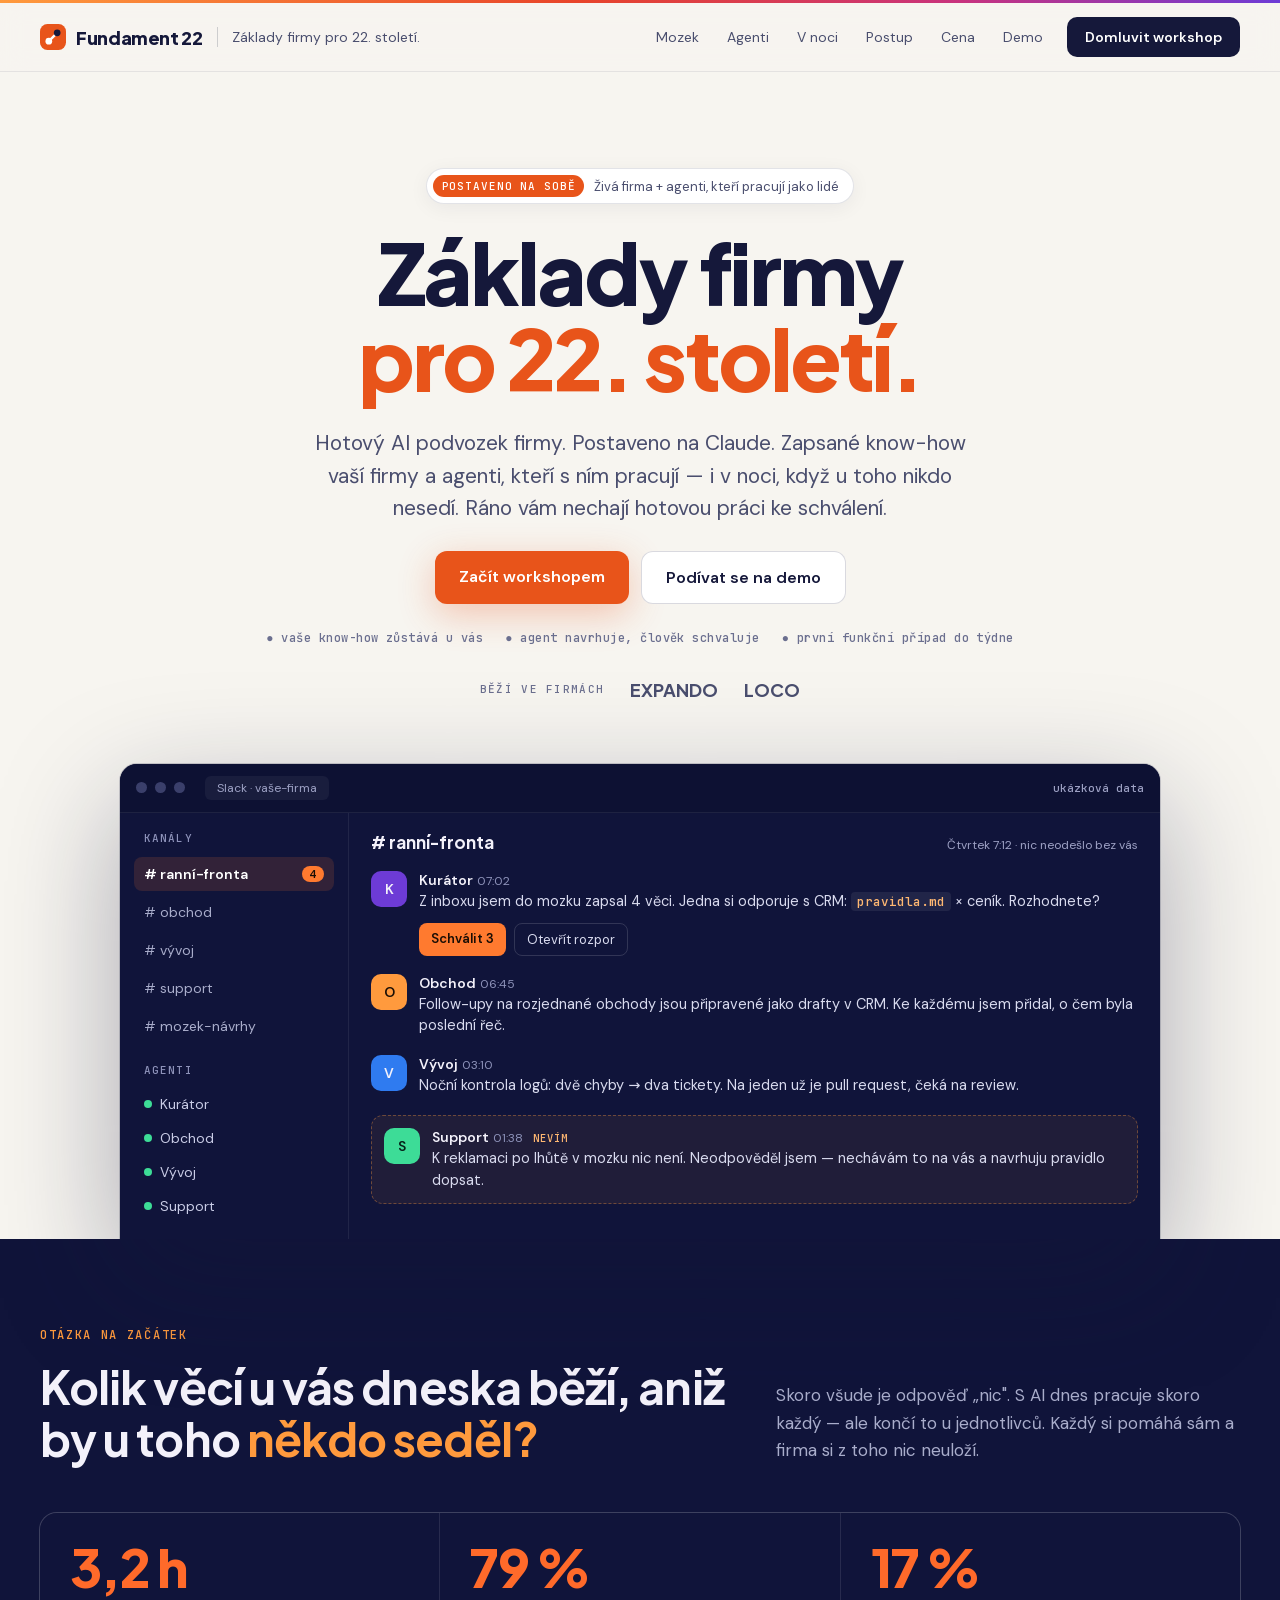
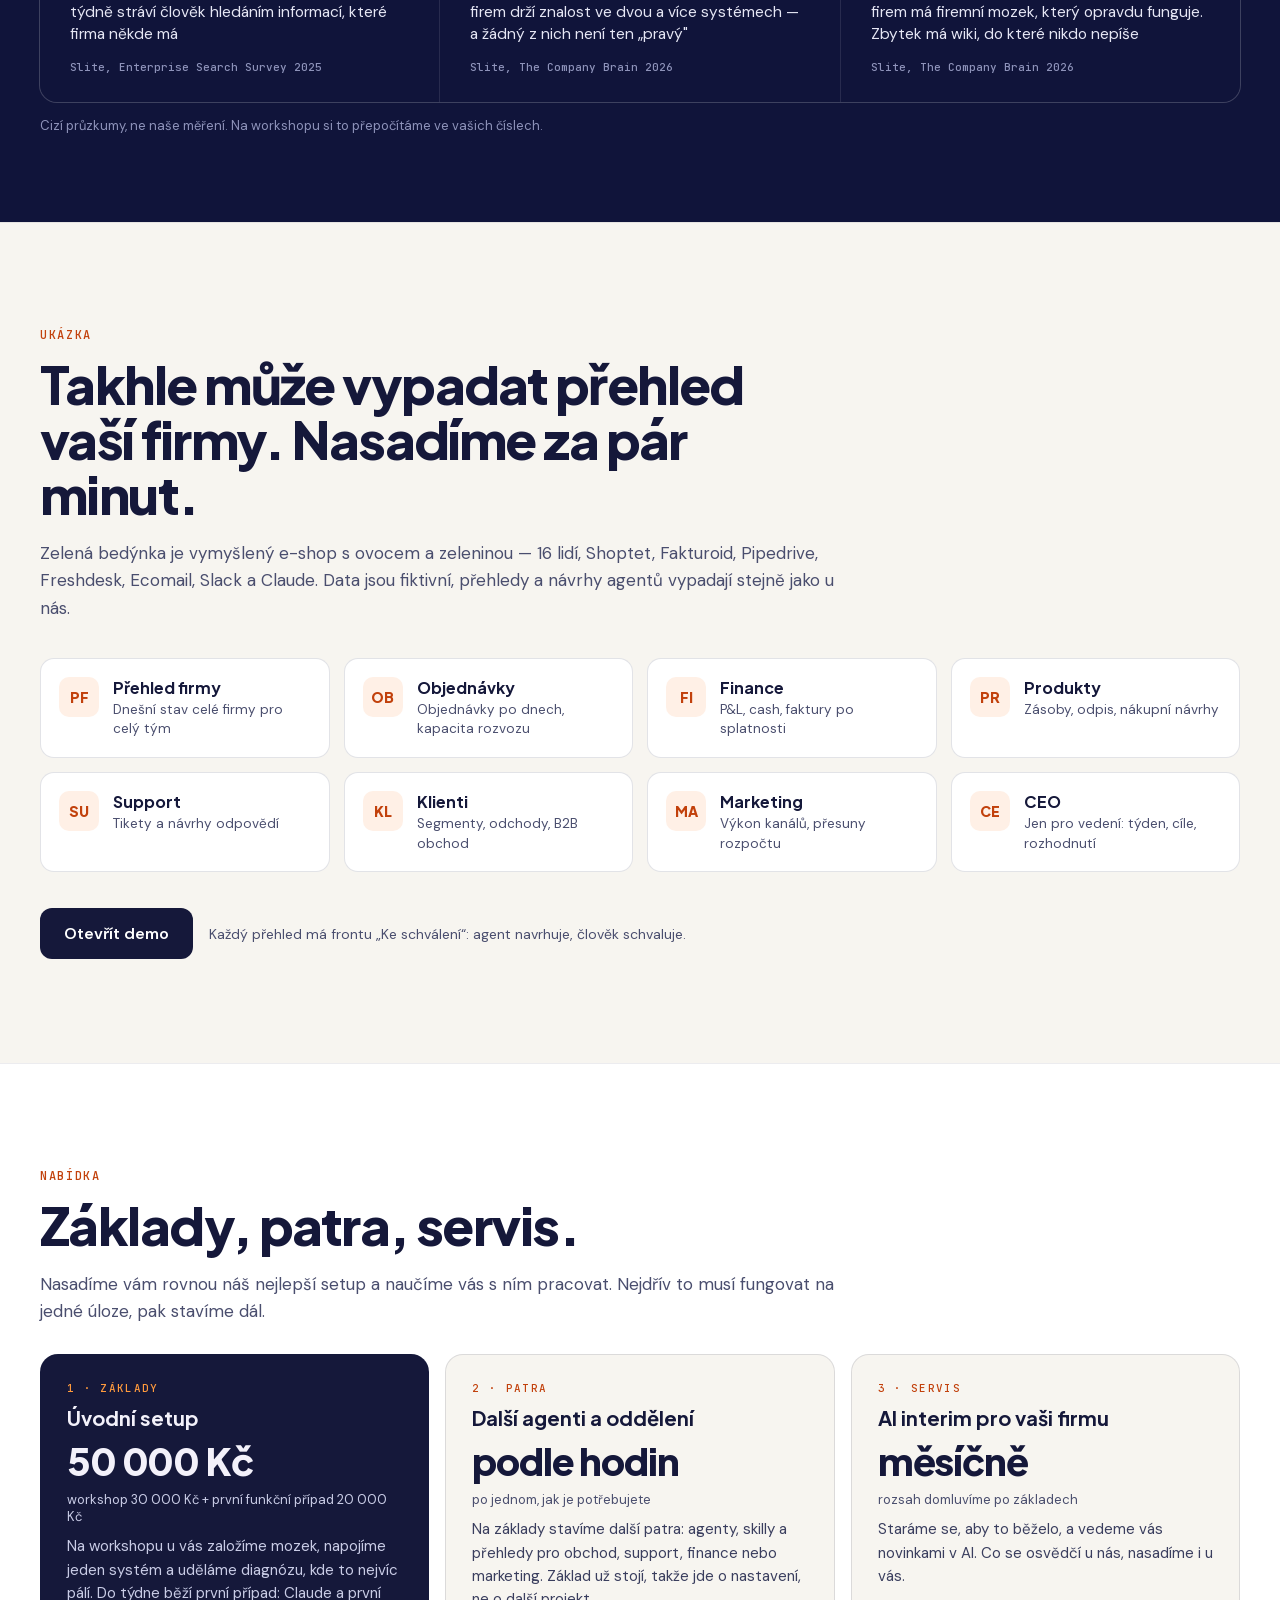
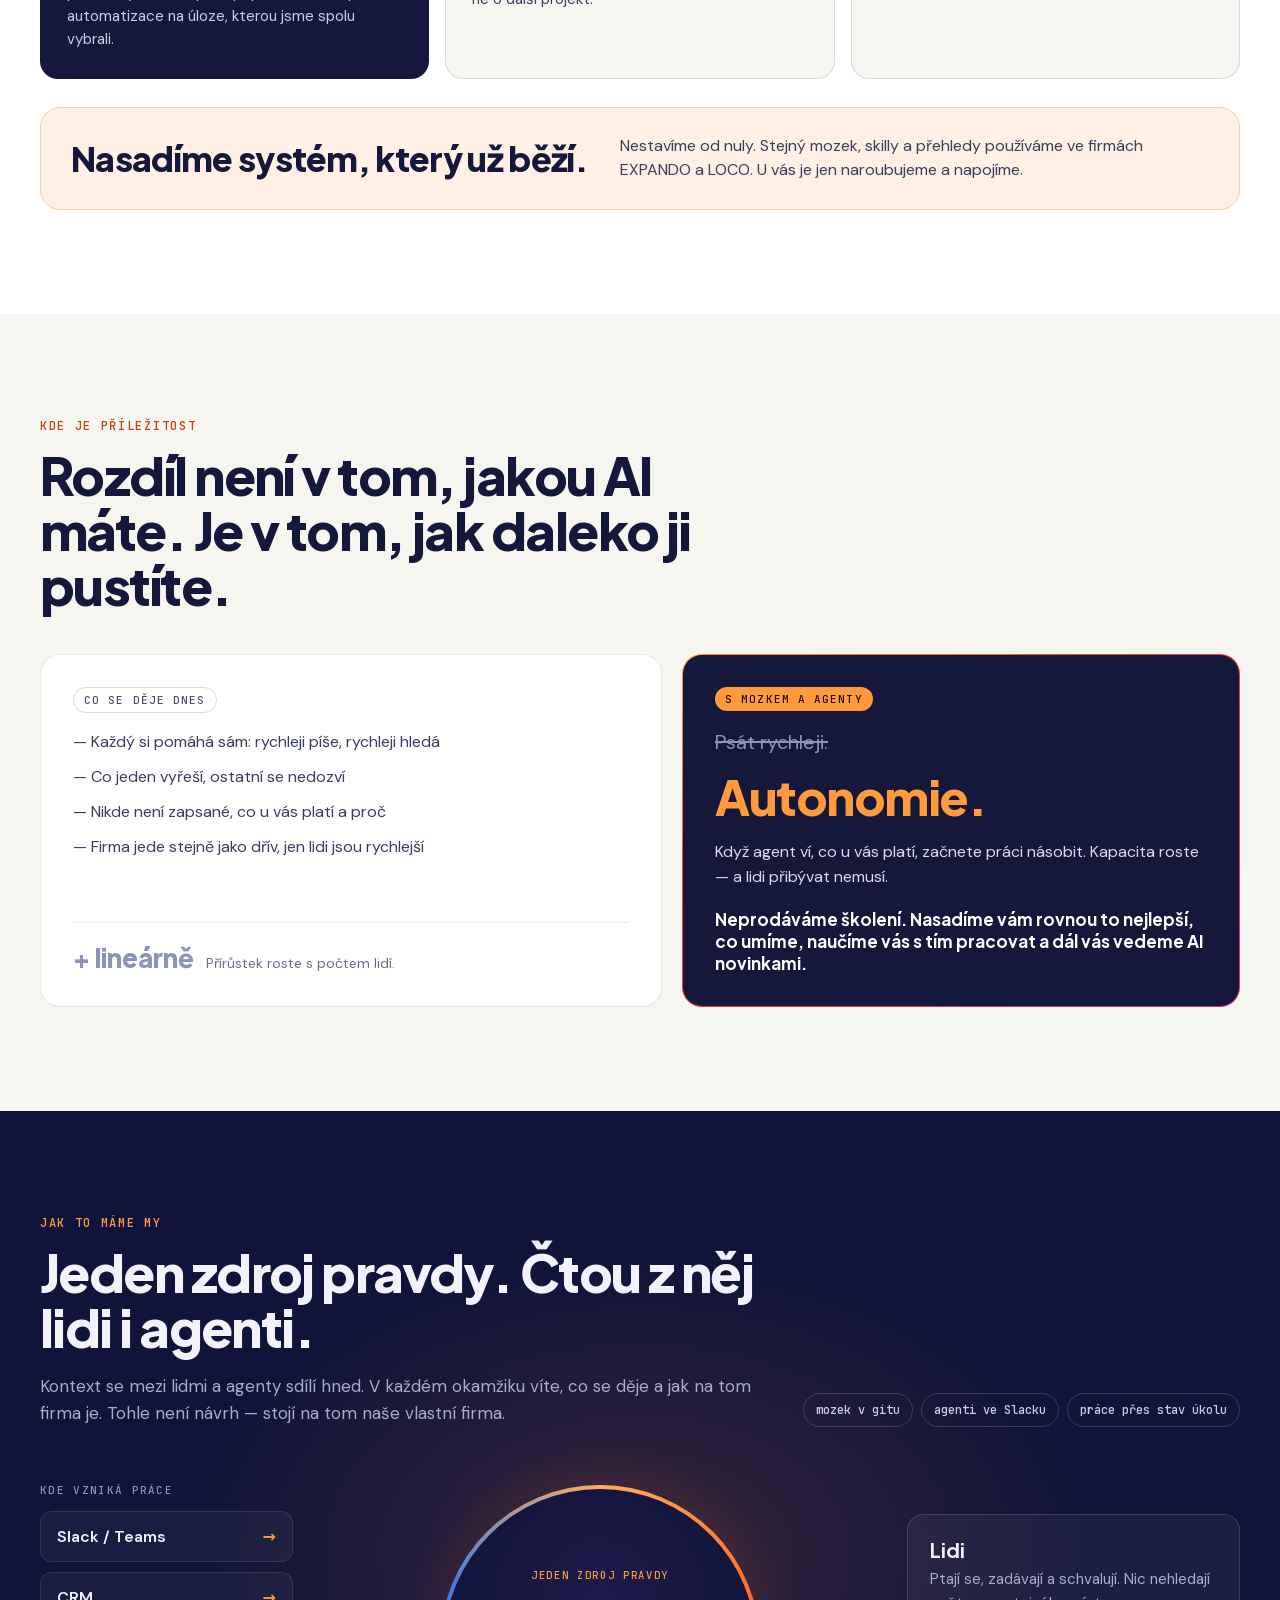
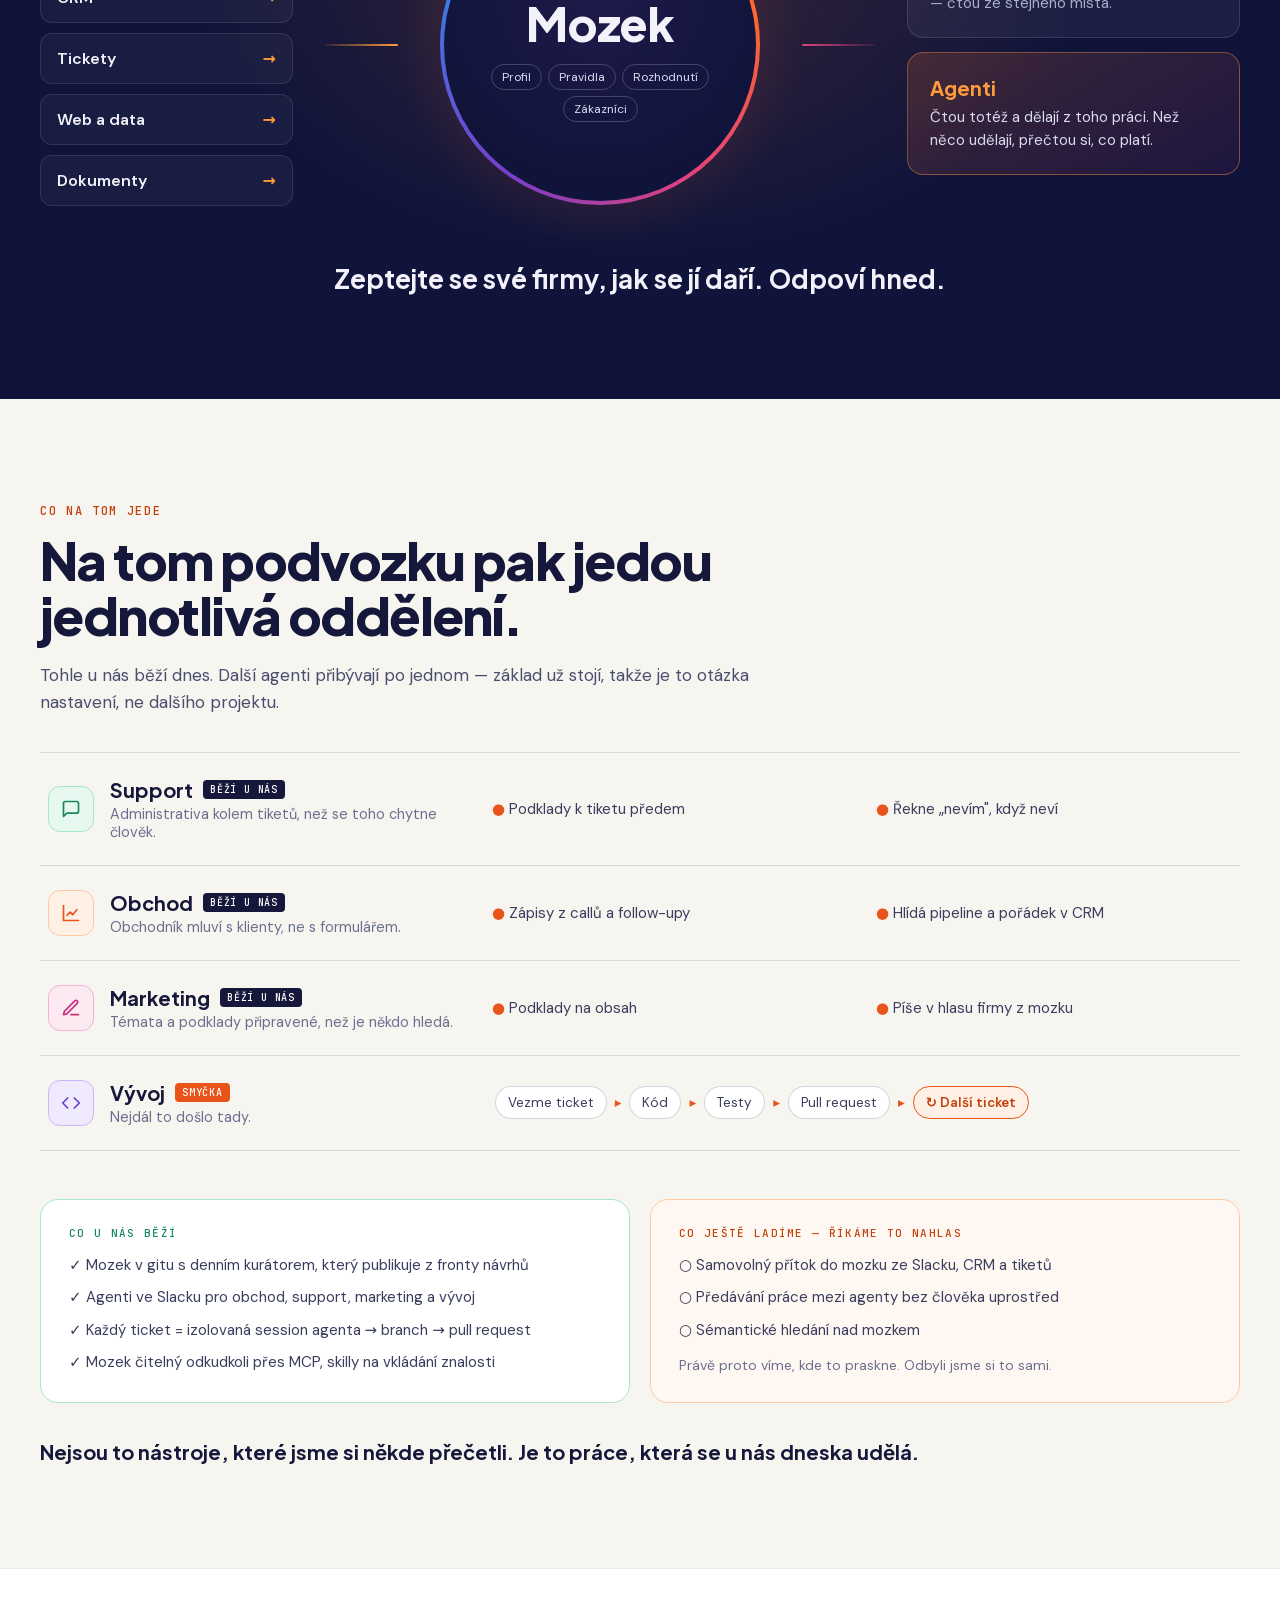
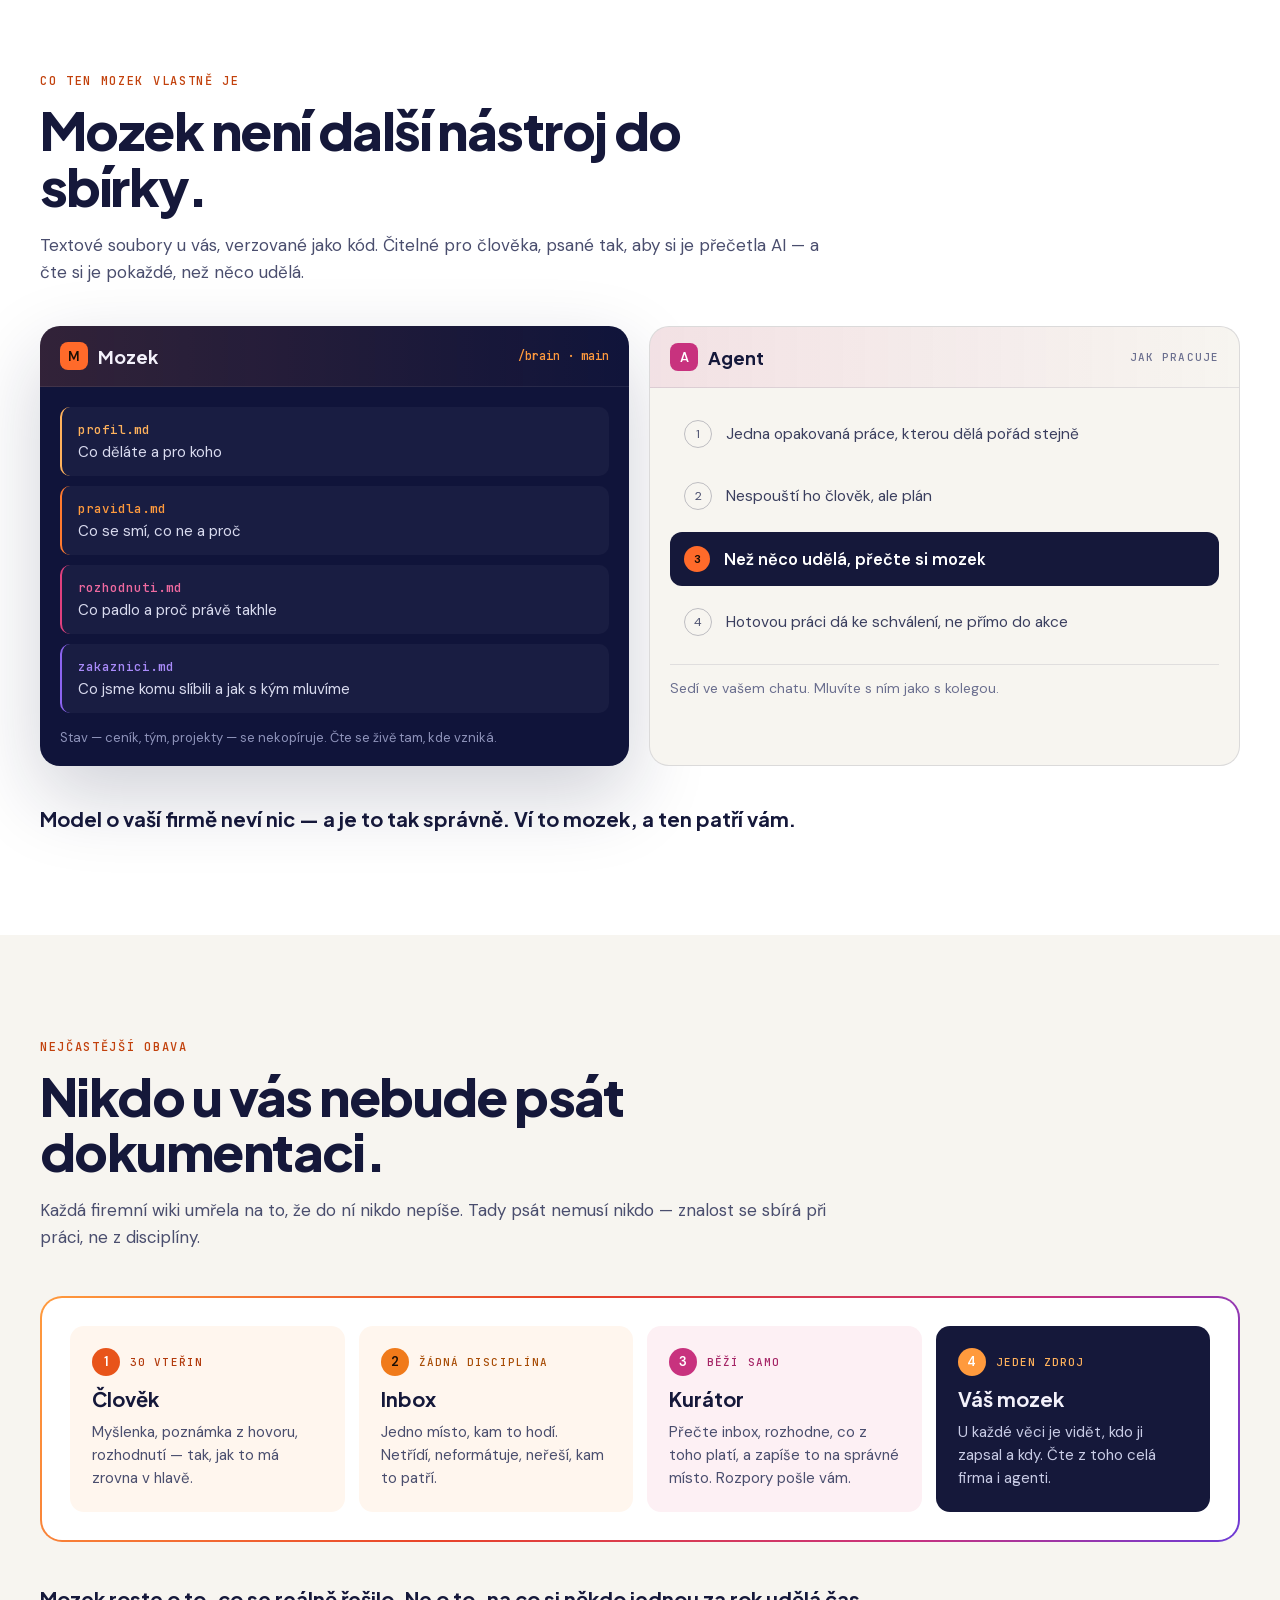
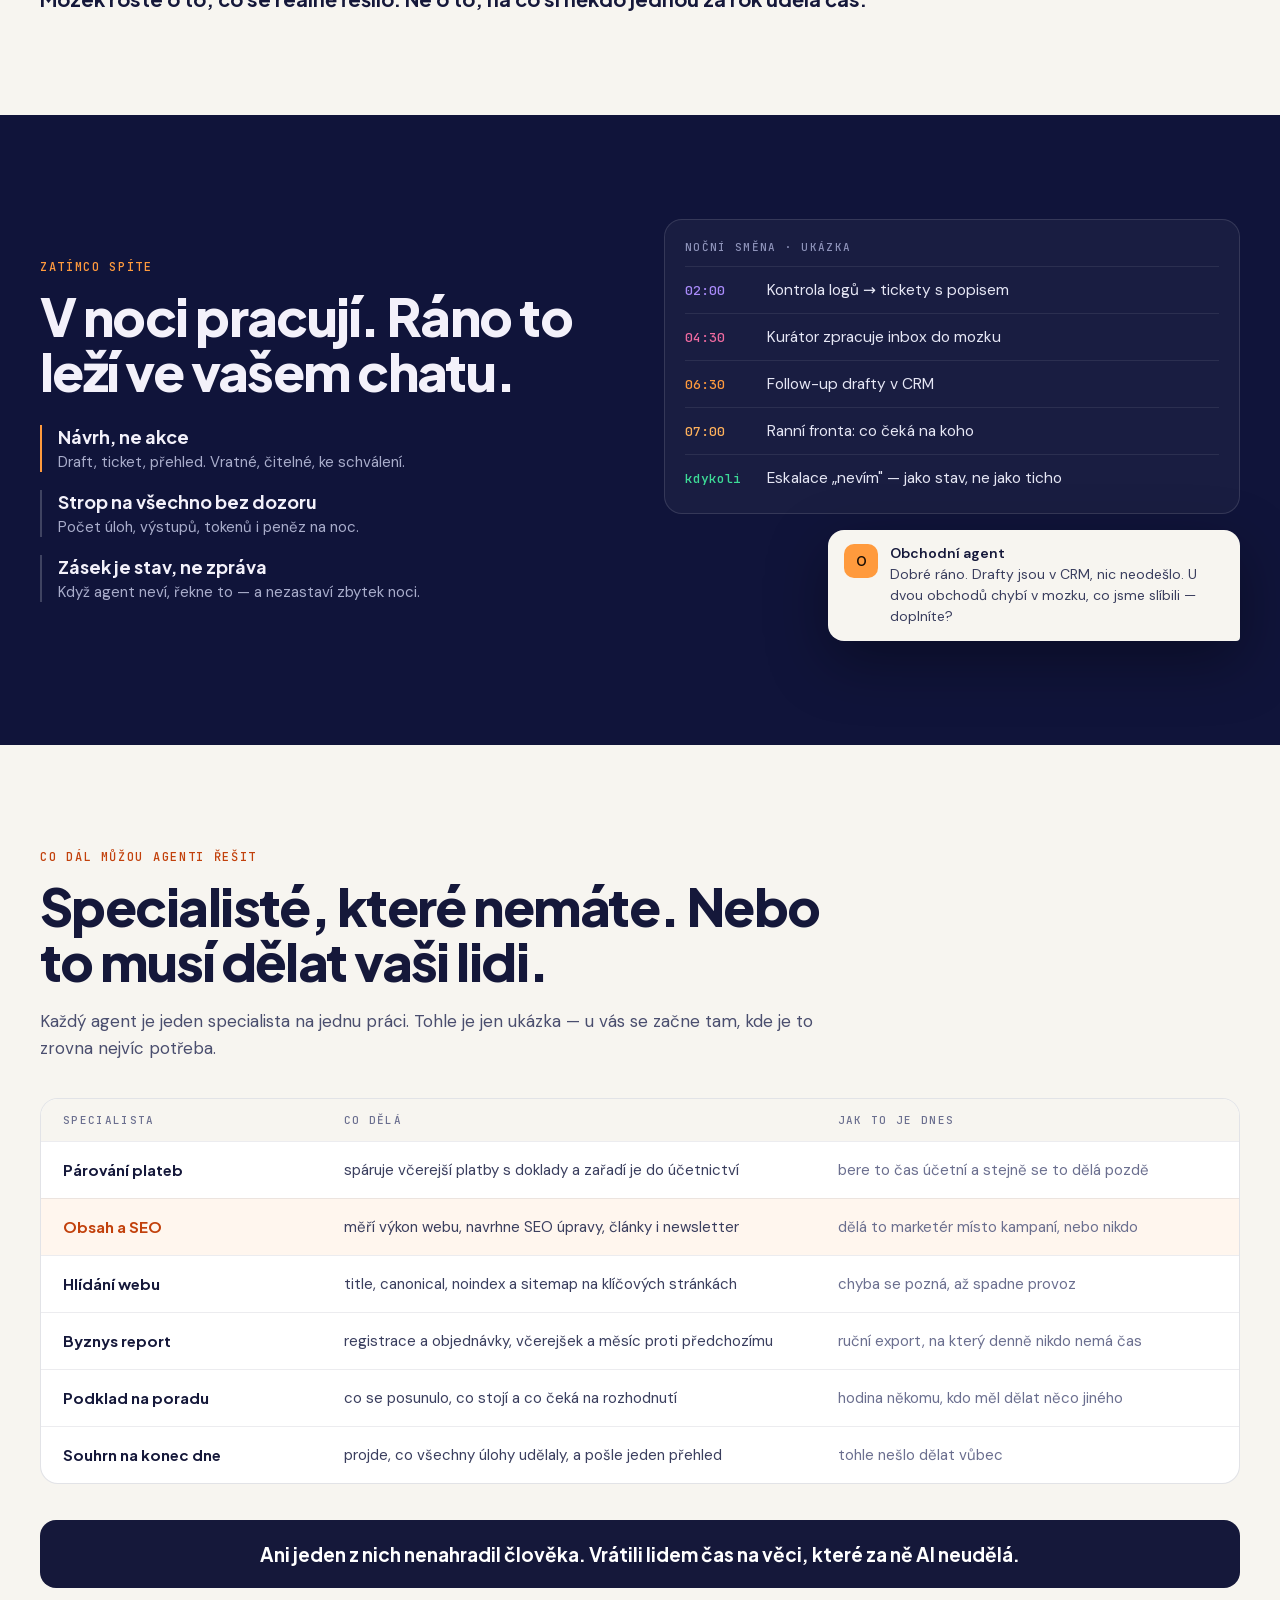
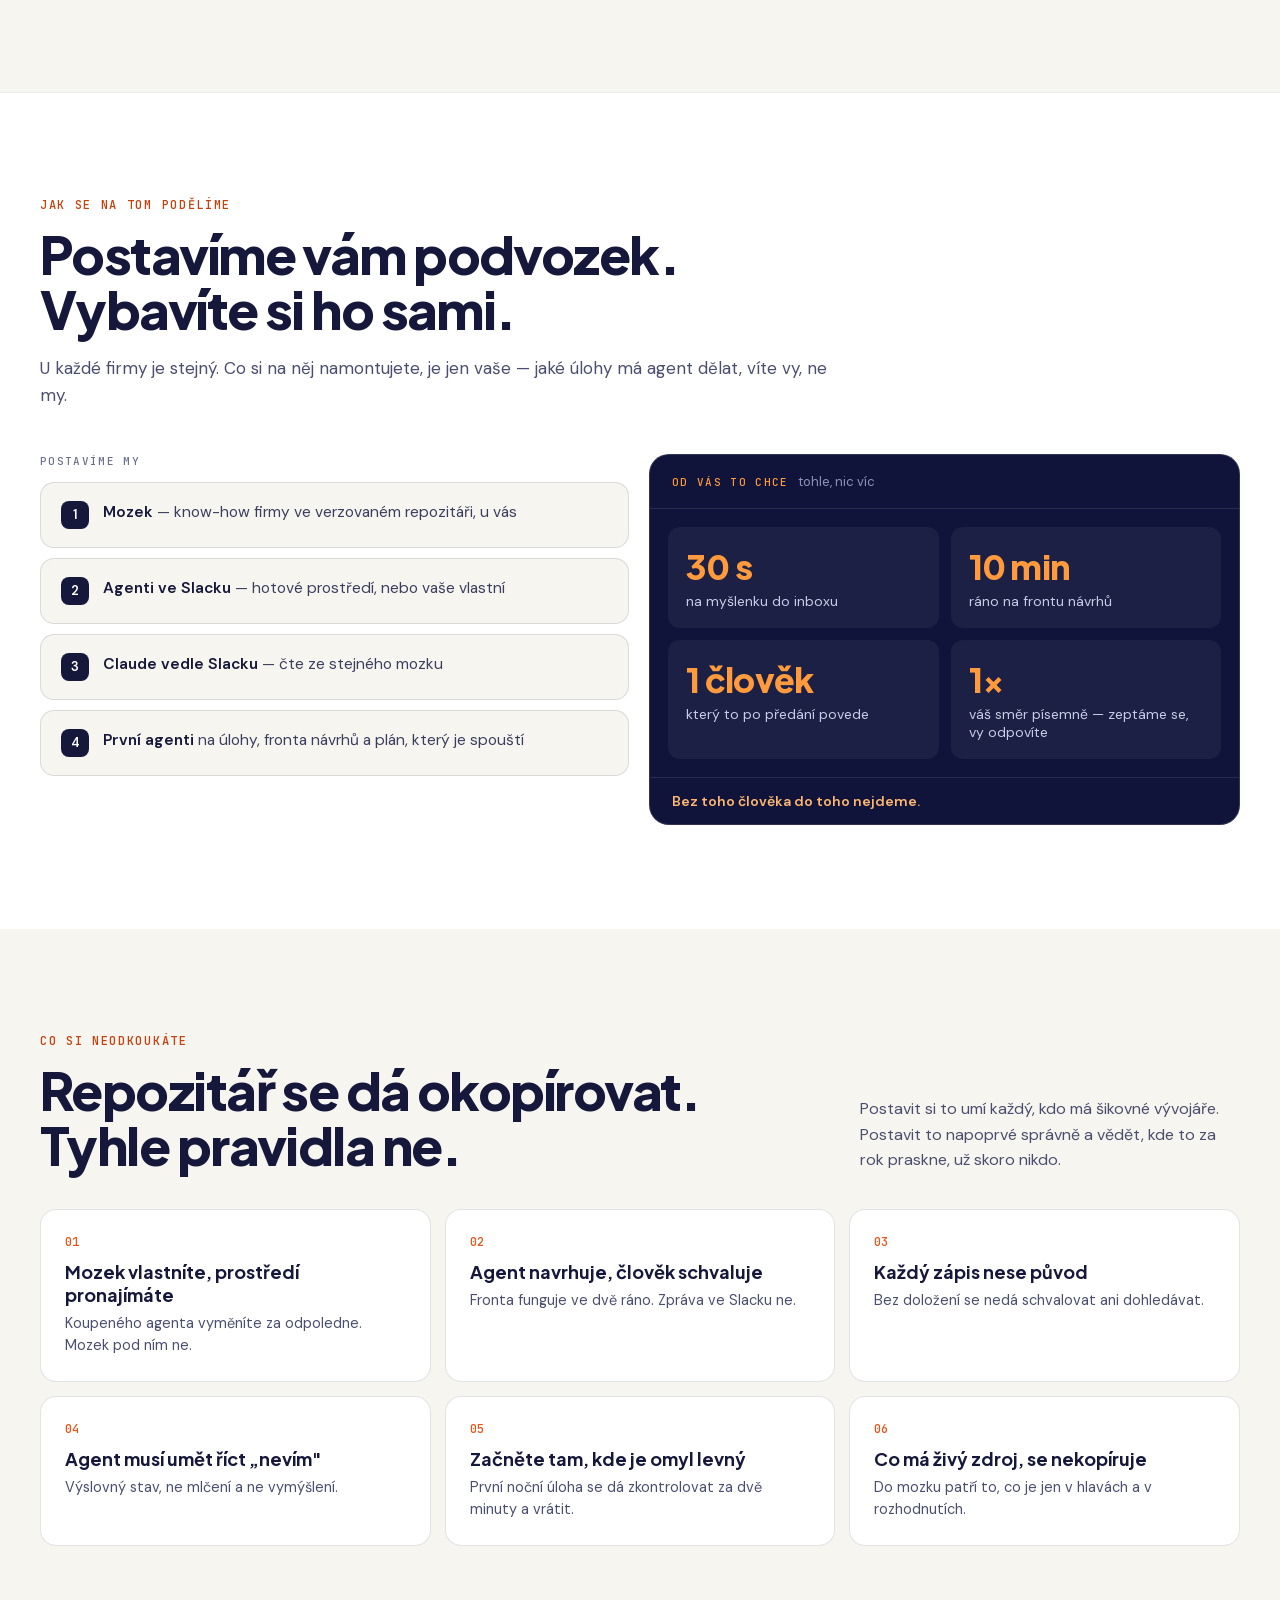
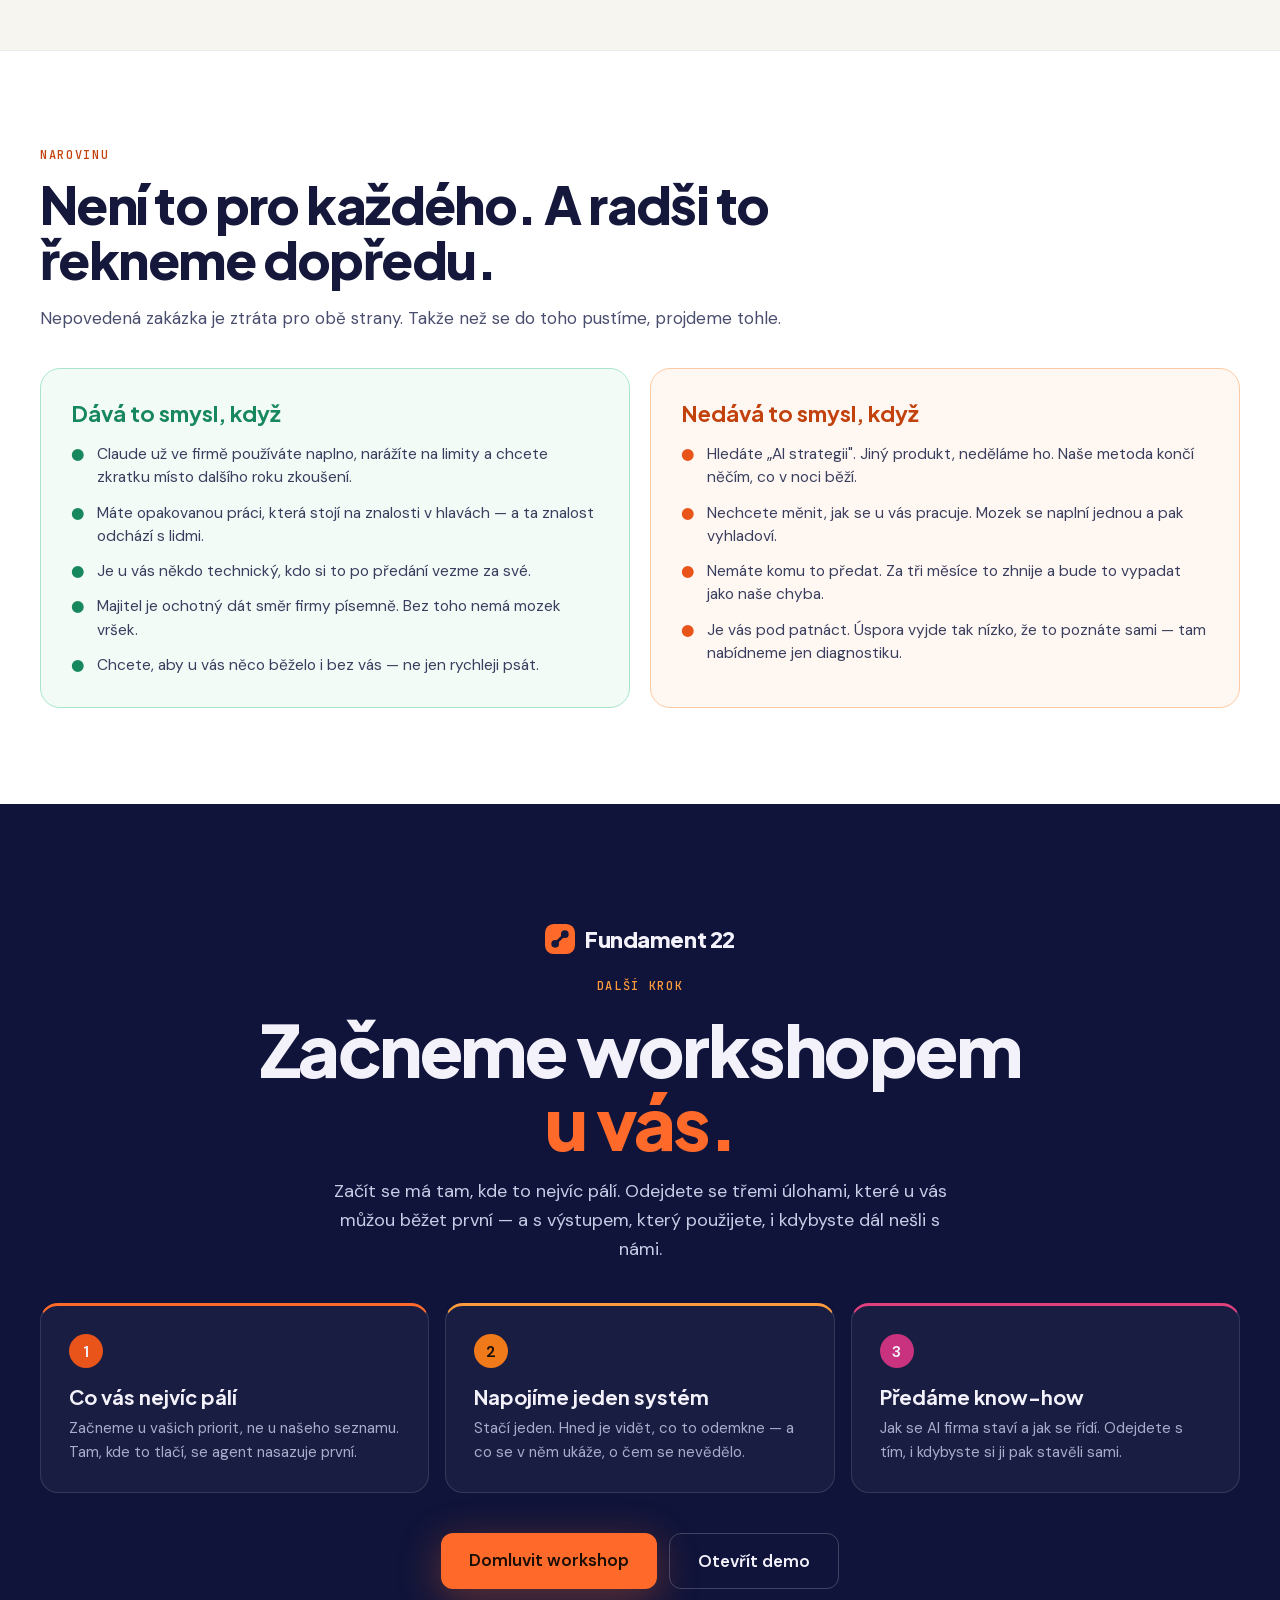
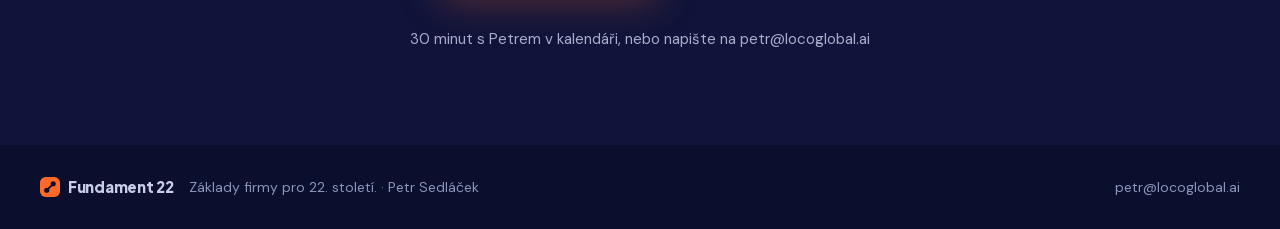
<file: index.html>
<!doctype html>
<html lang="cs">
<head>
<meta charset="utf-8">
<meta name="viewport" content="width=device-width, initial-scale=1">
<title>Fundament 22 — základy firmy pro 22. století</title>
<meta name="description" content="Hotový AI podvozek firmy: firemní mozek a agenti postavení na Claude. Agent navrhuje, člověk schvaluje. První funkční případ do týdne.">
<meta name="robots" content="noindex, nofollow">
<link rel="canonical" href="https://adamku8.github.io/fundament22/">
<meta property="og:type" content="website">
<meta property="og:locale" content="cs_CZ">
<meta property="og:title" content="Fundament 22 — základy firmy pro 22. století">
<meta property="og:description" content="Hotový AI podvozek firmy: firemní mozek a agenti postavení na Claude. Agent navrhuje, člověk schvaluje. První funkční případ do týdne.">
<meta property="og:url" content="https://adamku8.github.io/fundament22/">
<meta property="og:image" content="https://adamku8.github.io/fundament22/assets/og-image.png">
<meta property="og:image:width" content="1200">
<meta property="og:image:height" content="630">
<meta name="twitter:card" content="summary_large_image">
<meta name="theme-color" content="#F7F5F0">
<link rel="icon" href="assets/favicon.svg" type="image/svg+xml">
<link rel="apple-touch-icon" href="assets/apple-touch-icon.png">
<link rel="preload" href="assets/fonts/PlusJakartaSans-latin-ext-4.woff2" as="font" type="font/woff2" crossorigin>
<link rel="preload" href="assets/fonts/DMSans-latin-ext-0.woff2" as="font" type="font/woff2" crossorigin>
<link rel="stylesheet" href="assets/site.css">
<script type="application/ld+json">
{"@context":"https://schema.org","@graph":[
{"@type":"WebSite","name":"Fundament 22","url":"https://adamku8.github.io/fundament22/","inLanguage":"cs"},
{"@type":"Service","name":"Fundament 22 — AI podvozek firmy","description":"Hotový AI podvozek firmy: firemní mozek a agenti postavení na Claude. Agent navrhuje, člověk schvaluje. První funkční případ do týdne.","areaServed":"CZ","provider":{"@type":"Organization","name":"Fundament 22","url":"https://adamku8.github.io/fundament22/"}}
]}
</script>
</head>
<body>
<div style="font-family: 'DM Sans', system-ui, sans-serif; color: #15183A; background: #F7F5F0; width: 100%; overflow: hidden;">

<!-- NAV -->
<header style="position: sticky; top: 0; z-index: 20; background: rgba(247,245,240,.82); backdrop-filter: blur(14px); -webkit-backdrop-filter: blur(14px); border-bottom: 1px solid rgba(21,24,58,.08);">
<div style="height: 3px; background: linear-gradient(90deg, #FF9A3D, #E8442A 45%, #C8327E 75%, #6D3BD6);"></div>
<nav class="lc-nav" style="max-width: 1200px; margin: 0 auto; padding: 14px 24px; display: flex; flex-wrap: wrap; align-items: center; justify-content: space-between; gap: 16px;">
<div style="display: flex; align-items: center; gap: 14px;">
<a href="#top" aria-label="Fundament 22" style="display: flex; align-items: center; gap: 10px;"><svg viewBox="0 0 28 28" width="26" height="26" aria-hidden="true" style="display: block;"><rect width="28" height="28" rx="8" fill="#E8541A"></rect><path d="M9.5 18.5L18.5 9.5" stroke="#FFFFFF" stroke-width="2.6" stroke-linecap="round"></path><circle cx="9.5" cy="18.5" r="3.6" fill="#FFFFFF"></circle><circle cx="18.5" cy="9.5" r="3.6" fill="#15183A"></circle></svg><span style="font-family: 'Plus Jakarta Sans', sans-serif; font-weight: 800; font-size: 18px; letter-spacing: -.02em; color: #15183A;">Fundament 22</span></a>
<span style="width: 1px; height: 20px; background: rgba(21,24,58,.18);"></span>
<span style="font-size: 14px; color: #4A4E6E;">Základy firmy pro 22. století.</span>
</div>
<div style="display: flex; flex-wrap: wrap; align-items: center; gap: 4px; font-size: 14px;">
<a class="lc-navlink" href="#mozek" style="color: #4A4E6E; padding: 10px 12px; border-radius: 8px;">Mozek</a>
<a class="lc-navlink" href="#agenti" style="color: #4A4E6E; padding: 10px 12px; border-radius: 8px;">Agenti</a>
<a class="lc-navlink" href="#noc" style="color: #4A4E6E; padding: 10px 12px; border-radius: 8px;">V noci</a>
<a class="lc-navlink" href="#postup" style="color: #4A4E6E; padding: 10px 12px; border-radius: 8px;">Postup</a>
<a class="lc-navlink" href="#cena" style="color: #4A4E6E; padding: 10px 12px; border-radius: 8px;">Cena</a>
<a class="lc-navlink" href="#demo" style="color: #4A4E6E; padding: 10px 12px; border-radius: 8px;">Demo</a>
<a class="lc-btn" href="https://calendar.app.google/v39ka3uchSRSSG2AA" style="margin-left: 8px; background: #15183A; color: #FFFFFF; font-weight: 700; padding: 11px 18px; border-radius: 10px;">Domluvit workshop</a>
</div>
</nav>
</header>

<!-- HERO -->
<section id="top" style="position: relative; padding: 96px 24px 0;">
<div aria-hidden="true" style="position: absolute; left: 50%; top: -260px; width: 1200px; height: 760px; transform: translateX(-50%); background: none; pointer-events: none;"></div>
<div style="position: relative; max-width: 1200px; margin: 0 auto; display: flex; flex-direction: column; align-items: center; text-align: center; gap: 26px;">
<div class="lc-in1" style="display: inline-flex; align-items: center; gap: 10px; padding: 6px 14px 6px 6px; border-radius: 999px; border: 1px solid rgba(21,24,58,.12); background: #FFFFFF; font-size: 13px; color: #4A4E6E; box-shadow: 0 4px 20px rgba(21,24,58,.06);">
<span style="font-family: 'JetBrains Mono', monospace; font-size: 11px; letter-spacing: .08em; background: #E8541A; color: #FFFFFF; padding: 4px 9px; border-radius: 999px; font-weight: 500;">POSTAVENO NA SOBĚ</span>
<span>Živá firma + agenti, kteří pracují jako lidé</span>
</div>
<h1 class="lc-in2" style="margin: 0; font-family: 'Plus Jakarta Sans', sans-serif; font-weight: 800; font-size: clamp(42px, 7vw, 84px); line-height: 1.02; letter-spacing: -.035em; max-width: 980px; color: #15183A;">Základy firmy<br><span style="color: #E8541A;">pro 22. století.</span></h1>
<p class="lc-in3" style="margin: 0; font-size: clamp(17px, 2vw, 21px); line-height: 1.55; color: #4A4E6E; max-width: 680px;">Hotový AI podvozek firmy. Postaveno na Claude. Zapsané know-how vaší firmy a agenti, kteří s ním pracují — i v noci, když u toho nikdo nesedí. Ráno vám nechají hotovou práci ke schválení.</p>
<div class="lc-in4" style="display: flex; flex-wrap: wrap; justify-content: center; gap: 12px;">
<a class="lc-btn" href="https://calendar.app.google/v39ka3uchSRSSG2AA" style="background: #E8541A; color: #FFFFFF; font-weight: 700; font-size: 16px; padding: 15px 24px; border-radius: 12px; box-shadow: 0 10px 36px rgba(232,84,26,.3);">Začít workshopem</a>
<a href="#demo" style="color: #15183A; font-weight: 600; font-size: 16px; padding: 15px 24px; border-radius: 12px; border: 1px solid rgba(21,24,58,.16); background: #FFFFFF;">Podívat se na demo</a>
</div>
<div class="lc-in4" style="display: flex; flex-wrap: wrap; justify-content: center; gap: 8px 22px; font-family: 'JetBrains Mono', monospace; font-size: 12px; color: #6B6F8F; letter-spacing: .04em;">
<span>● vaše know-how zůstává u vás</span><span>● agent navrhuje, člověk schvaluje</span><span>● první funkční případ do týdne</span>
</div>
<div class="lc-in4" style="display: flex; flex-wrap: wrap; justify-content: center; align-items: center; gap: 10px 26px; margin-top: 6px;"><span style="font-family: 'JetBrains Mono', monospace; font-size: 11px; letter-spacing: .12em; color: #6B6F8F;">BĚŽÍ VE FIRMÁCH</span><span style="font-family: 'Plus Jakarta Sans', sans-serif; font-weight: 700; font-size: 18px; color: #4A4E6E;">EXPANDO</span><span style="font-family: 'Plus Jakarta Sans', sans-serif; font-weight: 700; font-size: 18px; color: #4A4E6E;">LOCO</span></div>

<!-- Product mock: ranní fronta -->
<div class="lc-in5" style="margin-top: 36px; width: 100%; max-width: 1040px; text-align: left; border-radius: 18px 18px 0 0; padding: 1px 1px 0; background: rgba(21,24,58,.18); color: #F3F1FA;">
<div style="border-radius: 17px 17px 0 0; background: #10143A; overflow: hidden; box-shadow: 0 40px 120px rgba(21,24,58,.35);">
<div style="display: flex; align-items: center; gap: 8px; padding: 12px 16px; border-bottom: 1px solid rgba(255,255,255,.07); background: #0D1133;">
<span style="width: 11px; height: 11px; border-radius: 50%; background: #3A3F6B;"></span><span style="width: 11px; height: 11px; border-radius: 50%; background: #3A3F6B;"></span><span style="width: 11px; height: 11px; border-radius: 50%; background: #3A3F6B;"></span>
<span style="margin-left: 12px; font-size: 12px; color: #9DA1C4; background: rgba(255,255,255,.05); padding: 4px 12px; border-radius: 6px;">Slack · vaše-firma</span>
<span style="margin-left: auto; font-family: 'JetBrains Mono', monospace; font-size: 11px; color: #9DA1C4;">ukázková data</span>
</div>
<div style="display: flex; flex-wrap: wrap;">
<div style="flex: 1 1 200px; max-width: 240px; padding: 18px 14px; border-right: 1px solid rgba(255,255,255,.07); display: flex; flex-direction: column; gap: 4px; font-size: 14px;">
<div style="font-family: 'JetBrains Mono', monospace; font-size: 11px; letter-spacing: .1em; color: #8E93BA; padding: 0 10px 8px;">KANÁLY</div>
<div style="display: flex; justify-content: space-between; align-items: center; padding: 8px 10px; border-radius: 8px; background: rgba(255,122,47,.14); color: #FFFFFF; font-weight: 600;"><span># ranní-fronta</span><span style="font-size: 11px; background: #FF7A2F; color: #1A0E05; border-radius: 999px; padding: 1px 7px; font-weight: 700;">4</span></div>
<div style="padding: 8px 10px; color: #A9ADCB;"># obchod</div>
<div style="padding: 8px 10px; color: #A9ADCB;"># vývoj</div>
<div style="padding: 8px 10px; color: #A9ADCB;"># support</div>
<div style="padding: 8px 10px; color: #A9ADCB;"># mozek-návrhy</div>
<div style="font-family: 'JetBrains Mono', monospace; font-size: 11px; letter-spacing: .1em; color: #8E93BA; padding: 16px 10px 8px;">AGENTI</div>
<div style="display: flex; align-items: center; gap: 8px; padding: 6px 10px; color: #C9CCE6;"><span class="lc-live" style="width: 8px; height: 8px; border-radius: 50%; background: #3DDC97;"></span>Kurátor</div>
<div style="display: flex; align-items: center; gap: 8px; padding: 6px 10px; color: #C9CCE6;"><span class="lc-live" style="width: 8px; height: 8px; border-radius: 50%; background: #3DDC97;"></span>Obchod</div>
<div style="display: flex; align-items: center; gap: 8px; padding: 6px 10px; color: #C9CCE6;"><span class="lc-live" style="width: 8px; height: 8px; border-radius: 50%; background: #3DDC97;"></span>Vývoj</div>
<div style="display: flex; align-items: center; gap: 8px; padding: 6px 10px; color: #C9CCE6;"><span class="lc-live" style="width: 8px; height: 8px; border-radius: 50%; background: #3DDC97;"></span>Support</div>
</div>
<div style="flex: 999 1 420px; min-width: 0; padding: 18px 22px; display: flex; flex-direction: column; gap: 18px;">
<div style="display: flex; justify-content: space-between; align-items: baseline; flex-wrap: wrap; gap: 8px;">
<div style="font-family: 'Plus Jakarta Sans', sans-serif; font-weight: 700; font-size: 17px;"># ranní-fronta</div>
<div style="font-size: 12px; color: #9DA1C4;">Čtvrtek 7:12 · nic neodešlo bez vás</div>
</div>
<div style="display: flex; gap: 12px;">
<div style="flex: 0 0 36px; height: 36px; border-radius: 10px; background: #6D3BD6; display: flex; align-items: center; justify-content: center; font-weight: 800; font-size: 14px;">K</div>
<div style="flex: 1; min-width: 0;">
<div style="font-size: 14px;"><b>Kurátor</b> <span style="color: #8E93BA; font-size: 12px;">07:02</span></div>
<div style="font-size: 14.5px; color: #D9DBEF; line-height: 1.5; margin-top: 2px;">Z inboxu jsem do mozku zapsal 4 věci. Jedna si odporuje s CRM: <span style="font-family: 'JetBrains Mono', monospace; font-size: 12.5px; background: rgba(255,255,255,.07); padding: 1px 6px; border-radius: 4px; color: #FFB872;">pravidla.md</span> × ceník. Rozhodnete?</div>
<div style="display: flex; gap: 8px; margin-top: 10px; flex-wrap: wrap;"><span style="font-size: 13px; font-weight: 600; padding: 7px 12px; border-radius: 8px; background: #FF7A2F; color: #1A0E05;">Schválit 3</span><span style="font-size: 13px; padding: 7px 12px; border-radius: 8px; border: 1px solid rgba(255,255,255,.14); color: #D9DBEF;">Otevřít rozpor</span></div>
</div>
</div>
<div style="display: flex; gap: 12px;">
<div style="flex: 0 0 36px; height: 36px; border-radius: 10px; background: #FF9A3D; display: flex; align-items: center; justify-content: center; font-weight: 800; font-size: 14px; color: #1A0E05;">O</div>
<div style="flex: 1; min-width: 0;">
<div style="font-size: 14px;"><b>Obchod</b> <span style="color: #8E93BA; font-size: 12px;">06:45</span></div>
<div style="font-size: 14.5px; color: #D9DBEF; line-height: 1.5; margin-top: 2px;">Follow-upy na rozjednané obchody jsou připravené jako drafty v CRM. Ke každému jsem přidal, o čem byla poslední řeč.</div>
</div>
</div>
<div style="display: flex; gap: 12px;">
<div style="flex: 0 0 36px; height: 36px; border-radius: 10px; background: #2F7BF0; display: flex; align-items: center; justify-content: center; font-weight: 800; font-size: 14px;">V</div>
<div style="flex: 1; min-width: 0;">
<div style="font-size: 14px;"><b>Vývoj</b> <span style="color: #8E93BA; font-size: 12px;">03:10</span></div>
<div style="font-size: 14.5px; color: #D9DBEF; line-height: 1.5; margin-top: 2px;">Noční kontrola logů: dvě chyby → dva tickety. Na jeden už je pull request, čeká na review.</div>
</div>
</div>
<div style="display: flex; gap: 12px; padding: 12px; border-radius: 12px; background: rgba(255,154,61,.07); border: 1px dashed rgba(255,154,61,.35);">
<div style="flex: 0 0 36px; height: 36px; border-radius: 10px; background: #3DDC97; display: flex; align-items: center; justify-content: center; font-weight: 800; font-size: 14px; color: #062018;">S</div>
<div style="flex: 1; min-width: 0;">
<div style="font-size: 14px;"><b>Support</b> <span style="color: #8E93BA; font-size: 12px;">01:38</span> <span style="font-family: 'JetBrains Mono', monospace; font-size: 10.5px; letter-spacing: .08em; color: #FFB872; margin-left: 6px;">NEVÍM</span></div>
<div style="font-size: 14.5px; color: #D9DBEF; line-height: 1.5; margin-top: 2px;">K reklamaci po lhůtě v mozku nic není. Neodpověděl jsem — nechávám to na vás a navrhuju pravidlo dopsat.</div>
</div>
</div>
</div>
</div>
</div>
</div>
</div>
</section>

<!-- QUESTION BAND (dark) -->
<section style="padding: 88px 24px; background: #10143A; color: #F3F1FA;">
<div style="max-width: 1200px; margin: 0 auto; display: flex; flex-wrap: wrap; gap: 32px; align-items: flex-end; justify-content: space-between;">
<div style="flex: 1 1 560px;">
<div style="font-family: 'JetBrains Mono', monospace; font-size: 12px; letter-spacing: .14em; color: #FF9A3D; margin-bottom: 18px;">OTÁZKA NA ZAČÁTEK</div>
<p style="margin: 0; font-family: 'Plus Jakarta Sans', sans-serif; font-weight: 700; font-size: clamp(28px, 4vw, 46px); line-height: 1.12; letter-spacing: -.02em;">Kolik věcí u vás dneska běží, aniž by u toho <span style="color: #FF9A3D;">někdo seděl?</span></p>
</div>
<p style="flex: 1 1 320px; margin: 0; font-size: 17px; line-height: 1.6; color: #A9ADCB;">Skoro všude je odpověď „nic". S AI dnes pracuje skoro každý — ale končí to u jednotlivců. Každý si pomáhá sám a firma si z toho nic neuloží.</p>
</div>
<div style="max-width: 1200px; margin: 48px auto 0; display: grid; grid-template-columns: repeat(auto-fit, minmax(300px, 1fr)); gap: 1px; background: rgba(255,255,255,.1); border: 1px solid rgba(255,255,255,.1); border-radius: 18px; overflow: hidden;">
<div style="padding: 28px 30px; background: #10143A; display: flex; flex-direction: column; gap: 8px;">
<div style="font-family: 'Plus Jakarta Sans', sans-serif; font-weight: 800; font-size: 52px; line-height: 1; letter-spacing: -.03em; color: #FF6A2A;">3,2 h</div>
<div style="font-size: 15.5px; color: #E6E7F5; line-height: 1.45;">týdně stráví člověk hledáním informací, které firma někde má</div>
<div style="font-family: 'JetBrains Mono', monospace; font-size: 11px; color: #8E93BA; margin-top: 6px;">Slite, Enterprise Search Survey 2025</div>
</div>
<div style="padding: 28px 30px; background: #10143A; display: flex; flex-direction: column; gap: 8px;">
<div style="font-family: 'Plus Jakarta Sans', sans-serif; font-weight: 800; font-size: 52px; line-height: 1; letter-spacing: -.03em; color: #FF6A2A;">79 %</div>
<div style="font-size: 15.5px; color: #E6E7F5; line-height: 1.45;">firem drží znalost ve dvou a více systémech — a žádný z nich není ten „pravý"</div>
<div style="font-family: 'JetBrains Mono', monospace; font-size: 11px; color: #8E93BA; margin-top: 6px;">Slite, The Company Brain 2026</div>
</div>
<div style="padding: 28px 30px; background: #10143A; display: flex; flex-direction: column; gap: 8px;">
<div style="font-family: 'Plus Jakarta Sans', sans-serif; font-weight: 800; font-size: 52px; line-height: 1; letter-spacing: -.03em; color: #FF6A2A;">17 %</div>
<div style="font-size: 15.5px; color: #E6E7F5; line-height: 1.45;">firem má firemní mozek, který opravdu funguje. Zbytek má wiki, do které nikdo nepíše</div>
<div style="font-family: 'JetBrains Mono', monospace; font-size: 11px; color: #8E93BA; margin-top: 6px;">Slite, The Company Brain 2026</div>
</div>
</div>
<p style="max-width: 1200px; margin: 14px auto 0; font-size: 13px; color: #8E93BA;">Cizí průzkumy, ne naše měření. Na workshopu si to přepočítáme ve vašich číslech.</p>
</section>

<!-- DEMO (light) -->
<section id="demo" style="padding: 104px 24px; background: #F7F5F0; border-top: 1px solid rgba(21,24,58,.08);">
<div style="max-width: 1200px; margin: 0 auto; display: flex; flex-direction: column; gap: 36px;">
<div style="max-width: 800px;"><div style="font-family: 'JetBrains Mono', monospace; font-size: 12px; letter-spacing: .14em; color: #C2410C; margin-bottom: 14px;">UKÁZKA</div><h2 style="margin: 0; font-family: 'Plus Jakarta Sans', sans-serif; font-weight: 800; font-size: clamp(32px, 4.4vw, 52px); line-height: 1.06; letter-spacing: -.03em;">Takhle může vypadat přehled vaší firmy. Nasadíme za pár minut.</h2><p style="margin: 18px 0 0; font-size: 17px; line-height: 1.6; color: #4A4E6E;">Zelená bedýnka je vymyšlený e-shop s ovocem a zeleninou — 16 lidí, Shoptet, Fakturoid, Pipedrive, Freshdesk, Ecomail, Slack a Claude. Data jsou fiktivní, přehledy a návrhy agentů vypadají stejně jako u nás.</p></div>
<div style="display: grid; grid-template-columns: repeat(auto-fit, minmax(250px, 1fr)); gap: 14px;"><a href="demo/prehled-firmy/" class="lc-card" style="display: flex; gap: 14px; align-items: flex-start; padding: 18px; border-radius: 14px; border: 1px solid rgba(21,24,58,.12); background: #FFFFFF; color: inherit;"><span style="flex: 0 0 40px; height: 40px; border-radius: 10px; background: #FFF0E6; color: #C2410C; display: flex; align-items: center; justify-content: center; font-family: 'Plus Jakarta Sans', sans-serif; font-weight: 800; font-size: 14px;">PF</span><span style="display: flex; flex-direction: column; gap: 2px;"><b style="font-family: 'Plus Jakarta Sans', sans-serif; font-size: 16px; color: #15183A;">Přehled firmy</b><span style="font-size: 13.5px; line-height: 1.45; color: #4A4E6E;">Dnešní stav celé firmy pro celý tým</span></span></a><a href="demo/objednavky/" class="lc-card" style="display: flex; gap: 14px; align-items: flex-start; padding: 18px; border-radius: 14px; border: 1px solid rgba(21,24,58,.12); background: #FFFFFF; color: inherit;"><span style="flex: 0 0 40px; height: 40px; border-radius: 10px; background: #FFF0E6; color: #C2410C; display: flex; align-items: center; justify-content: center; font-family: 'Plus Jakarta Sans', sans-serif; font-weight: 800; font-size: 14px;">OB</span><span style="display: flex; flex-direction: column; gap: 2px;"><b style="font-family: 'Plus Jakarta Sans', sans-serif; font-size: 16px; color: #15183A;">Objednávky</b><span style="font-size: 13.5px; line-height: 1.45; color: #4A4E6E;">Objednávky po dnech, kapacita rozvozu</span></span></a><a href="demo/finance/" class="lc-card" style="display: flex; gap: 14px; align-items: flex-start; padding: 18px; border-radius: 14px; border: 1px solid rgba(21,24,58,.12); background: #FFFFFF; color: inherit;"><span style="flex: 0 0 40px; height: 40px; border-radius: 10px; background: #FFF0E6; color: #C2410C; display: flex; align-items: center; justify-content: center; font-family: 'Plus Jakarta Sans', sans-serif; font-weight: 800; font-size: 14px;">FI</span><span style="display: flex; flex-direction: column; gap: 2px;"><b style="font-family: 'Plus Jakarta Sans', sans-serif; font-size: 16px; color: #15183A;">Finance</b><span style="font-size: 13.5px; line-height: 1.45; color: #4A4E6E;">P&L, cash, faktury po splatnosti</span></span></a><a href="demo/produkty/" class="lc-card" style="display: flex; gap: 14px; align-items: flex-start; padding: 18px; border-radius: 14px; border: 1px solid rgba(21,24,58,.12); background: #FFFFFF; color: inherit;"><span style="flex: 0 0 40px; height: 40px; border-radius: 10px; background: #FFF0E6; color: #C2410C; display: flex; align-items: center; justify-content: center; font-family: 'Plus Jakarta Sans', sans-serif; font-weight: 800; font-size: 14px;">PR</span><span style="display: flex; flex-direction: column; gap: 2px;"><b style="font-family: 'Plus Jakarta Sans', sans-serif; font-size: 16px; color: #15183A;">Produkty</b><span style="font-size: 13.5px; line-height: 1.45; color: #4A4E6E;">Zásoby, odpis, nákupní návrhy</span></span></a><a href="demo/support/" class="lc-card" style="display: flex; gap: 14px; align-items: flex-start; padding: 18px; border-radius: 14px; border: 1px solid rgba(21,24,58,.12); background: #FFFFFF; color: inherit;"><span style="flex: 0 0 40px; height: 40px; border-radius: 10px; background: #FFF0E6; color: #C2410C; display: flex; align-items: center; justify-content: center; font-family: 'Plus Jakarta Sans', sans-serif; font-weight: 800; font-size: 14px;">SU</span><span style="display: flex; flex-direction: column; gap: 2px;"><b style="font-family: 'Plus Jakarta Sans', sans-serif; font-size: 16px; color: #15183A;">Support</b><span style="font-size: 13.5px; line-height: 1.45; color: #4A4E6E;">Tikety a návrhy odpovědí</span></span></a><a href="demo/klienti/" class="lc-card" style="display: flex; gap: 14px; align-items: flex-start; padding: 18px; border-radius: 14px; border: 1px solid rgba(21,24,58,.12); background: #FFFFFF; color: inherit;"><span style="flex: 0 0 40px; height: 40px; border-radius: 10px; background: #FFF0E6; color: #C2410C; display: flex; align-items: center; justify-content: center; font-family: 'Plus Jakarta Sans', sans-serif; font-weight: 800; font-size: 14px;">KL</span><span style="display: flex; flex-direction: column; gap: 2px;"><b style="font-family: 'Plus Jakarta Sans', sans-serif; font-size: 16px; color: #15183A;">Klienti</b><span style="font-size: 13.5px; line-height: 1.45; color: #4A4E6E;">Segmenty, odchody, B2B obchod</span></span></a><a href="demo/marketing/" class="lc-card" style="display: flex; gap: 14px; align-items: flex-start; padding: 18px; border-radius: 14px; border: 1px solid rgba(21,24,58,.12); background: #FFFFFF; color: inherit;"><span style="flex: 0 0 40px; height: 40px; border-radius: 10px; background: #FFF0E6; color: #C2410C; display: flex; align-items: center; justify-content: center; font-family: 'Plus Jakarta Sans', sans-serif; font-weight: 800; font-size: 14px;">MA</span><span style="display: flex; flex-direction: column; gap: 2px;"><b style="font-family: 'Plus Jakarta Sans', sans-serif; font-size: 16px; color: #15183A;">Marketing</b><span style="font-size: 13.5px; line-height: 1.45; color: #4A4E6E;">Výkon kanálů, přesuny rozpočtu</span></span></a><a href="demo/ceo/" class="lc-card" style="display: flex; gap: 14px; align-items: flex-start; padding: 18px; border-radius: 14px; border: 1px solid rgba(21,24,58,.12); background: #FFFFFF; color: inherit;"><span style="flex: 0 0 40px; height: 40px; border-radius: 10px; background: #FFF0E6; color: #C2410C; display: flex; align-items: center; justify-content: center; font-family: 'Plus Jakarta Sans', sans-serif; font-weight: 800; font-size: 14px;">CE</span><span style="display: flex; flex-direction: column; gap: 2px;"><b style="font-family: 'Plus Jakarta Sans', sans-serif; font-size: 16px; color: #15183A;">CEO</b><span style="font-size: 13.5px; line-height: 1.45; color: #4A4E6E;">Jen pro vedení: týden, cíle, rozhodnutí</span></span></a></div>
<div style="display: flex; flex-wrap: wrap; align-items: center; gap: 16px;"><a class="lc-btn" href="demo/" style="background: #15183A; color: #FFFFFF; font-weight: 700; font-size: 16px; padding: 15px 24px; border-radius: 12px;">Otevřít demo</a><span style="font-size: 14px; color: #4A4E6E;">Každý přehled má frontu „Ke schválení“: agent navrhuje, člověk schvaluje.</span></div>
</div>
</section>

<!-- CENA (white) -->
<section id="cena" style="padding: 104px 24px; background: #FFFFFF; border-top: 1px solid rgba(21,24,58,.08);">
<div style="max-width: 1200px; margin: 0 auto; display: flex; flex-direction: column; gap: 28px;">
<div style="max-width: 800px;"><div style="font-family: 'JetBrains Mono', monospace; font-size: 12px; letter-spacing: .14em; color: #C2410C; margin-bottom: 14px;">NABÍDKA</div><h2 style="margin: 0; font-family: 'Plus Jakarta Sans', sans-serif; font-weight: 800; font-size: clamp(32px, 4.4vw, 52px); line-height: 1.06; letter-spacing: -.03em;">Základy, patra, servis.</h2><p style="margin: 18px 0 0; font-size: 17px; line-height: 1.6; color: #4A4E6E;">Nasadíme vám rovnou náš nejlepší setup a naučíme vás s ním pracovat. Nejdřív to musí fungovat na jedné úloze, pak stavíme dál.</p></div>
<div style="display: flex; flex-wrap: wrap; gap: 16px; align-items: stretch;"><div class="lc-card" style="flex: 1 1 300px; display: flex; flex-direction: column; gap: 10px; padding: 26px; border-radius: 18px; border: 1px solid rgba(21,24,58,.12); background: #15183A; color: #F3F1FA;"><div style="font-family: 'JetBrains Mono', monospace; font-size: 11px; letter-spacing: .12em; color: #FF9A3D;">1 · ZÁKLADY</div><div style="font-family: 'Plus Jakarta Sans', sans-serif; font-weight: 700; font-size: 20px;">Úvodní setup</div><div style="font-family: 'Plus Jakarta Sans', sans-serif; font-weight: 800; font-size: 38px; letter-spacing: -.03em; line-height: 1.1;">50 000 Kč</div><div style="font-size: 13px; color: #C9CCE6;">workshop 30 000 Kč + první funkční případ 20 000 Kč</div><div style="font-size: 15px; line-height: 1.55; color: #C9CCE6;">Na workshopu u vás založíme mozek, napojíme jeden systém a uděláme diagnózu, kde to nejvíc pálí. Do týdne běží první případ: Claude a první automatizace na úloze, kterou jsme spolu vybrali.</div></div><div class="lc-card" style="flex: 1 1 300px; display: flex; flex-direction: column; gap: 10px; padding: 26px; border-radius: 18px; border: 1px solid rgba(21,24,58,.12); background: #F7F5F0; color: #15183A;"><div style="font-family: 'JetBrains Mono', monospace; font-size: 11px; letter-spacing: .12em; color: #C2410C;">2 · PATRA</div><div style="font-family: 'Plus Jakarta Sans', sans-serif; font-weight: 700; font-size: 20px;">Další agenti a oddělení</div><div style="font-family: 'Plus Jakarta Sans', sans-serif; font-weight: 800; font-size: 38px; letter-spacing: -.03em; line-height: 1.1;">podle hodin</div><div style="font-size: 13px; color: #4A4E6E;">po jednom, jak je potřebujete</div><div style="font-size: 15px; line-height: 1.55; color: #3A3E5E;">Na základy stavíme další patra: agenty, skilly a přehledy pro obchod, support, finance nebo marketing. Základ už stojí, takže jde o nastavení, ne o další projekt.</div></div><div class="lc-card" style="flex: 1 1 300px; display: flex; flex-direction: column; gap: 10px; padding: 26px; border-radius: 18px; border: 1px solid rgba(21,24,58,.12); background: #F7F5F0; color: #15183A;"><div style="font-family: 'JetBrains Mono', monospace; font-size: 11px; letter-spacing: .12em; color: #C2410C;">3 · SERVIS</div><div style="font-family: 'Plus Jakarta Sans', sans-serif; font-weight: 700; font-size: 20px;">AI interim pro vaši firmu</div><div style="font-family: 'Plus Jakarta Sans', sans-serif; font-weight: 800; font-size: 38px; letter-spacing: -.03em; line-height: 1.1;">měsíčně</div><div style="font-size: 13px; color: #4A4E6E;">rozsah domluvíme po základech</div><div style="font-size: 15px; line-height: 1.55; color: #3A3E5E;">Staráme se, aby to běželo, a vedeme vás novinkami v AI. Co se osvědčí u nás, nasadíme i u vás.</div></div></div>
<div style="display: flex; flex-wrap: wrap; align-items: center; gap: 18px 32px; padding: 26px 30px; border-radius: 20px; background: #FFF0E6; border: 1px solid #FFC9A3;"><div style="font-family: 'Plus Jakarta Sans', sans-serif; font-weight: 800; font-size: clamp(26px, 3vw, 34px); letter-spacing: -.02em; color: #15183A;">Nasadíme systém, který už běží.</div><p style="flex: 1 1 320px; margin: 0; font-size: 16px; line-height: 1.55; color: #3A3E5E;">Nestavíme od nuly. Stejný mozek, skilly a přehledy používáme ve firmách EXPANDO a LOCO. U vás je jen naroubujeme a napojíme.</p></div>
</div>
</section>

<!-- COMPARISON (light) -->
<section style="padding: 104px 24px;">
<div style="max-width: 1200px; margin: 0 auto; display: flex; flex-direction: column; gap: 40px;">
<div style="max-width: 760px;">
<div style="font-family: 'JetBrains Mono', monospace; font-size: 12px; letter-spacing: .14em; color: #C2410C; margin-bottom: 14px;">KDE JE PŘÍLEŽITOST</div>
<h2 style="margin: 0; font-family: 'Plus Jakarta Sans', sans-serif; font-weight: 800; font-size: clamp(32px, 4.4vw, 52px); line-height: 1.06; letter-spacing: -.03em;">Rozdíl není v tom, jakou AI máte. Je v tom, jak daleko ji pustíte.</h2>
</div>
<div style="display: flex; flex-wrap: wrap; gap: 20px; align-items: stretch;">
<div style="flex: 1 1 380px; border-radius: 20px; border: 1px solid rgba(21,24,58,.1); background: #FFFFFF; padding: 32px; display: flex; flex-direction: column; gap: 18px;">
<span style="align-self: flex-start; font-family: 'JetBrains Mono', monospace; font-size: 11px; letter-spacing: .1em; color: #4A4E6E; border: 1px solid rgba(21,24,58,.16); padding: 5px 10px; border-radius: 999px;">CO SE DĚJE DNES</span>
<div style="display: flex; flex-direction: column; gap: 14px; font-size: 16px; color: #3A3E5E;">
<div>— Každý si pomáhá sám: rychleji píše, rychleji hledá</div>
<div>— Co jeden vyřeší, ostatní se nedozví</div>
<div>— Nikde není zapsané, co u vás platí a proč</div>
<div>— Firma jede stejně jako dřív, jen lidi jsou rychlejší</div>
</div>
<div style="margin-top: auto; padding-top: 18px; border-top: 1px solid rgba(21,24,58,.08); display: flex; align-items: baseline; gap: 12px; flex-wrap: wrap;"><span style="font-family: 'Plus Jakarta Sans', sans-serif; font-weight: 800; font-size: 26px; color: #8E93BA;">+ lineárně</span><span style="font-size: 14px; color: #6B6F8F;">Přírůstek roste s počtem lidí.</span></div>
</div>
<div style="flex: 1 1 380px; border-radius: 20px; padding: 1px; background: linear-gradient(150deg, #FF9A3D, #E8442A 40%, #C8327E);">
<div style="height: 100%; box-sizing: border-box; border-radius: 19px; background: #15183A; color: #F3F1FA; padding: 32px; display: flex; flex-direction: column; gap: 18px;">
<span style="align-self: flex-start; font-family: 'JetBrains Mono', monospace; font-size: 11px; letter-spacing: .1em; color: #1A0E05; background: #FF9A3D; padding: 5px 10px; border-radius: 999px;">S MOZKEM A AGENTY</span>
<div style="font-size: 20px; color: #8E93BA; text-decoration: line-through;">Psát rychleji.</div>
<div style="font-family: 'Plus Jakarta Sans', sans-serif; font-weight: 800; font-size: clamp(34px, 4vw, 48px); line-height: 1; letter-spacing: -.03em; color: #FF9A3D;">Autonomie.</div>
<p style="margin: 0; font-size: 16px; line-height: 1.6; color: #D9DBEF;">Když agent ví, co u vás platí, začnete práci násobit. Kapacita roste — a lidi přibývat nemusí.</p>
<div style="margin-top: auto; font-family: 'Plus Jakarta Sans', sans-serif; font-weight: 700; font-size: 17px; color: #FFFFFF;">Neprodáváme školení. Nasadíme vám rovnou to nejlepší, co umíme, naučíme vás s tím pracovat a dál vás vedeme AI novinkami.</div>
</div>
</div>
</div>
</div>
</section>

<!-- MOZEK HUB (dark) -->
<section id="mozek" style="position: relative; padding: 104px 24px; background: #10143A; color: #F3F1FA;">
<div aria-hidden="true" style="position: absolute; left: 50%; top: 50%; width: 900px; height: 600px; transform: translate(-50%, -50%); background: radial-gradient(closest-side, rgba(255,122,47,.16), rgba(16,20,58,0)); pointer-events: none;"></div>
<div style="position: relative; max-width: 1200px; margin: 0 auto; display: flex; flex-direction: column; gap: 56px;">
<div style="display: flex; flex-wrap: wrap; justify-content: space-between; align-items: flex-end; gap: 24px;">
<div style="flex: 1 1 560px; max-width: 720px;">
<div style="font-family: 'JetBrains Mono', monospace; font-size: 12px; letter-spacing: .14em; color: #FF9A3D; margin-bottom: 14px;">JAK TO MÁME MY</div>
<h2 style="margin: 0; font-family: 'Plus Jakarta Sans', sans-serif; font-weight: 800; font-size: clamp(32px, 4.4vw, 52px); line-height: 1.06; letter-spacing: -.03em;">Jeden zdroj pravdy. Čtou z něj lidi i agenti.</h2>
<p style="margin: 18px 0 0; font-size: 17px; line-height: 1.6; color: #A9ADCB;">Kontext se mezi lidmi a agenty sdílí hned. V každém okamžiku víte, co se děje a jak na tom firma je. Tohle není návrh — stojí na tom naše vlastní firma.</p>
</div>
<div style="display: flex; flex-wrap: wrap; gap: 8px;">
<span style="font-family: 'JetBrains Mono', monospace; font-size: 12px; padding: 8px 12px; border-radius: 999px; border: 1px solid rgba(255,255,255,.16); color: #C9CCE6;">mozek v gitu</span>
<span style="font-family: 'JetBrains Mono', monospace; font-size: 12px; padding: 8px 12px; border-radius: 999px; border: 1px solid rgba(255,255,255,.16); color: #C9CCE6;">agenti ve Slacku</span>
<span style="font-family: 'JetBrains Mono', monospace; font-size: 12px; padding: 8px 12px; border-radius: 999px; border: 1px solid rgba(255,255,255,.16); color: #C9CCE6;">práce přes stav úkolu</span>
</div>
</div>

<div style="display: flex; flex-wrap: wrap; align-items: center; justify-content: space-between; gap: 32px;">
<div style="flex: 1 1 220px; max-width: 260px; display: flex; flex-direction: column; gap: 10px;">
<div style="font-family: 'JetBrains Mono', monospace; font-size: 11px; letter-spacing: .12em; color: #8E93BA; margin-bottom: 4px;">KDE VZNIKÁ PRÁCE</div>
<div class="lc-dcard" style="padding: 14px 16px; border-radius: 12px; border: 1px solid rgba(255,255,255,.1); background: rgba(255,255,255,.04); font-weight: 600; display: flex; justify-content: space-between;"><span>Slack / Teams</span><span style="color: #FF9A3D;">→</span></div>
<div class="lc-dcard" style="padding: 14px 16px; border-radius: 12px; border: 1px solid rgba(255,255,255,.1); background: rgba(255,255,255,.04); font-weight: 600; display: flex; justify-content: space-between;"><span>CRM</span><span style="color: #FF9A3D;">→</span></div>
<div class="lc-dcard" style="padding: 14px 16px; border-radius: 12px; border: 1px solid rgba(255,255,255,.1); background: rgba(255,255,255,.04); font-weight: 600; display: flex; justify-content: space-between;"><span>Tickety</span><span style="color: #FF9A3D;">→</span></div>
<div class="lc-dcard" style="padding: 14px 16px; border-radius: 12px; border: 1px solid rgba(255,255,255,.1); background: rgba(255,255,255,.04); font-weight: 600; display: flex; justify-content: space-between;"><span>Web a data</span><span style="color: #FF9A3D;">→</span></div>
<div class="lc-dcard" style="padding: 14px 16px; border-radius: 12px; border: 1px solid rgba(255,255,255,.1); background: rgba(255,255,255,.04); font-weight: 600; display: flex; justify-content: space-between;"><span>Dokumenty</span><span style="color: #FF9A3D;">→</span></div>
</div>

<div class="lc-link" aria-hidden="true" style="flex: 1 1 40px; max-width: 90px; height: 2px; background: linear-gradient(90deg, rgba(255,154,61,.1), #FF9A3D); border-radius: 2px;"></div>

<div style="flex: 0 1 340px; display: flex; justify-content: center;">
<div style="position: relative; width: 320px; height: 320px;">
<div class="lc-ring" aria-hidden="true" style="position: absolute; inset: 0; border-radius: 50%; background: conic-gradient(from 0deg, #FFB25C, #FF6A2A, #E0407E, #6D3BD6, #2F7BF0, #FFB25C);"></div>
<div aria-hidden="true" style="position: absolute; inset: -40px; border-radius: 50%; background: radial-gradient(closest-side, rgba(255,106,42,.3), rgba(16,20,58,0));"></div>
<div style="position: absolute; inset: 4px; border-radius: 50%; background: radial-gradient(circle at 50% 35%, #1E1A4A, #10143A 70%); display: flex; flex-direction: column; align-items: center; justify-content: center; gap: 12px; text-align: center; padding: 30px; box-sizing: border-box;">
<div style="font-family: 'JetBrains Mono', monospace; font-size: 10.5px; letter-spacing: .16em; color: #FF9A3D;">JEDEN ZDROJ PRAVDY</div>
<div style="font-family: 'Plus Jakarta Sans', sans-serif; font-weight: 800; font-size: 46px; letter-spacing: -.03em;">Mozek</div>
<div style="display: flex; flex-wrap: wrap; justify-content: center; gap: 6px; max-width: 220px;">
<span style="font-size: 12px; padding: 4px 10px; border-radius: 999px; border: 1px solid rgba(255,255,255,.2); color: #D9DBEF;">Profil</span>
<span style="font-size: 12px; padding: 4px 10px; border-radius: 999px; border: 1px solid rgba(255,255,255,.2); color: #D9DBEF;">Pravidla</span>
<span style="font-size: 12px; padding: 4px 10px; border-radius: 999px; border: 1px solid rgba(255,255,255,.2); color: #D9DBEF;">Rozhodnutí</span>
<span style="font-size: 12px; padding: 4px 10px; border-radius: 999px; border: 1px solid rgba(255,255,255,.2); color: #D9DBEF;">Zákazníci</span>
</div>
</div>
</div>
</div>

<div class="lc-link" aria-hidden="true" style="flex: 1 1 40px; max-width: 90px; height: 2px; background: linear-gradient(90deg, #E0407E, rgba(224,64,126,.1)); border-radius: 2px;"></div>

<div style="flex: 1 1 300px; max-width: 380px; display: flex; flex-direction: column; gap: 14px;">
<div class="lc-dcard" style="padding: 22px; border-radius: 16px; border: 1px solid rgba(255,255,255,.12); background: rgba(255,255,255,.05);">
<div style="font-family: 'Plus Jakarta Sans', sans-serif; font-weight: 700; font-size: 20px; margin-bottom: 6px;">Lidi</div>
<div style="font-size: 15px; line-height: 1.55; color: #A9ADCB;">Ptají se, zadávají a schvalují. Nic nehledají — čtou ze stejného místa.</div>
</div>
<div class="lc-dcard" style="padding: 22px; border-radius: 16px; border: 1px solid rgba(255,154,61,.4); background: linear-gradient(150deg, rgba(255,122,47,.18), rgba(200,50,126,.08));">
<div style="font-family: 'Plus Jakarta Sans', sans-serif; font-weight: 700; font-size: 20px; margin-bottom: 6px; color: #FF9A3D;">Agenti</div>
<div style="font-size: 15px; line-height: 1.55; color: #D9DBEF;">Čtou totéž a dělají z toho práci. Než něco udělají, přečtou si, co platí.</div>
</div>
</div>
</div>

<p style="margin: 0; text-align: center; font-family: 'Plus Jakarta Sans', sans-serif; font-weight: 700; font-size: clamp(20px, 2.4vw, 26px);">Zeptejte se své firmy, jak se jí daří. Odpoví hned.</p>
</div>
</section>

<!-- AGENTI: oddělení (light) -->
<section id="agenti" style="padding: 104px 24px;">
<div style="max-width: 1200px; margin: 0 auto; display: flex; flex-direction: column; gap: 36px;">
<div style="max-width: 760px;">
<div style="font-family: 'JetBrains Mono', monospace; font-size: 12px; letter-spacing: .14em; color: #C2410C; margin-bottom: 14px;">CO NA TOM JEDE</div>
<h2 style="margin: 0; font-family: 'Plus Jakarta Sans', sans-serif; font-weight: 800; font-size: clamp(32px, 4.4vw, 52px); line-height: 1.06; letter-spacing: -.03em;">Na tom podvozku pak jedou jednotlivá oddělení.</h2>
<p style="margin: 18px 0 0; font-size: 17px; line-height: 1.6; color: #4A4E6E;">Tohle u nás běží dnes. Další agenti přibývají po jednom — základ už stojí, takže je to otázka nastavení, ne dalšího projektu.</p>
</div>
<div style="border-top: 1px solid rgba(21,24,58,.12);">
<div class="lc-row" style="display: flex; flex-wrap: wrap; align-items: center; gap: 16px 28px; padding: 24px 8px; border-bottom: 1px solid rgba(21,24,58,.12);">
<div style="flex: 1 1 280px; display: flex; gap: 16px; align-items: center;">
<div style="flex: 0 0 44px; height: 44px; border-radius: 12px; background: #E6F8F0; border: 1px solid #A8E6CB; display: flex; align-items: center; justify-content: center;"><svg aria-hidden="true" width="20" height="20" viewBox="0 0 24 24" fill="none" stroke="#17875E" stroke-width="2" stroke-linecap="round" stroke-linejoin="round"><path d="M21 15a2 2 0 0 1-2 2H7l-4 4V5a2 2 0 0 1 2-2h14a2 2 0 0 1 2 2z"></path></svg></div>
<div><div style="display: flex; align-items: center; gap: 10px;"><span style="font-family: 'Plus Jakarta Sans', sans-serif; font-weight: 700; font-size: 20px;">Support</span><span style="font-family: 'JetBrains Mono', monospace; font-size: 10px; letter-spacing: .08em; background: #15183A; color: #FFFFFF; padding: 3px 7px; border-radius: 4px;">BĚŽÍ U NÁS</span></div><div style="font-size: 14.5px; color: #6B6F8F; margin-top: 3px;">Administrativa kolem tiketů, než se toho chytne člověk.</div></div>
</div>
<div style="flex: 1 1 220px; font-size: 15px; color: #3A3E5E;"><span style="color: #E8541A;">●</span> Podklady k tiketu předem</div>
<div style="flex: 1 1 220px; font-size: 15px; color: #3A3E5E;"><span style="color: #E8541A;">●</span> Řekne „nevím", když neví</div>
</div>
<div class="lc-row" style="display: flex; flex-wrap: wrap; align-items: center; gap: 16px 28px; padding: 24px 8px; border-bottom: 1px solid rgba(21,24,58,.12);">
<div style="flex: 1 1 280px; display: flex; gap: 16px; align-items: center;">
<div style="flex: 0 0 44px; height: 44px; border-radius: 12px; background: #FFF0E6; border: 1px solid #FFC9A3; display: flex; align-items: center; justify-content: center;"><svg aria-hidden="true" width="20" height="20" viewBox="0 0 24 24" fill="none" stroke="#E8541A" stroke-width="2" stroke-linecap="round" stroke-linejoin="round"><path d="M3 3v18h18"></path><path d="M7 15l4-4 3 3 5-6"></path></svg></div>
<div><div style="display: flex; align-items: center; gap: 10px;"><span style="font-family: 'Plus Jakarta Sans', sans-serif; font-weight: 700; font-size: 20px;">Obchod</span><span style="font-family: 'JetBrains Mono', monospace; font-size: 10px; letter-spacing: .08em; background: #15183A; color: #FFFFFF; padding: 3px 7px; border-radius: 4px;">BĚŽÍ U NÁS</span></div><div style="font-size: 14.5px; color: #6B6F8F; margin-top: 3px;">Obchodník mluví s klienty, ne s formulářem.</div></div>
</div>
<div style="flex: 1 1 220px; font-size: 15px; color: #3A3E5E;"><span style="color: #E8541A;">●</span> Zápisy z callů a follow-upy</div>
<div style="flex: 1 1 220px; font-size: 15px; color: #3A3E5E;"><span style="color: #E8541A;">●</span> Hlídá pipeline a pořádek v CRM</div>
</div>
<div class="lc-row" style="display: flex; flex-wrap: wrap; align-items: center; gap: 16px 28px; padding: 24px 8px; border-bottom: 1px solid rgba(21,24,58,.12);">
<div style="flex: 1 1 280px; display: flex; gap: 16px; align-items: center;">
<div style="flex: 0 0 44px; height: 44px; border-radius: 12px; background: #FCE9F1; border: 1px solid #F4B3CF; display: flex; align-items: center; justify-content: center;"><svg aria-hidden="true" width="20" height="20" viewBox="0 0 24 24" fill="none" stroke="#C8327E" stroke-width="2" stroke-linecap="round" stroke-linejoin="round"><path d="M12 20h9"></path><path d="M16.5 3.5a2.1 2.1 0 0 1 3 3L7 19l-4 1 1-4z"></path></svg></div>
<div><div style="display: flex; align-items: center; gap: 10px;"><span style="font-family: 'Plus Jakarta Sans', sans-serif; font-weight: 700; font-size: 20px;">Marketing</span><span style="font-family: 'JetBrains Mono', monospace; font-size: 10px; letter-spacing: .08em; background: #15183A; color: #FFFFFF; padding: 3px 7px; border-radius: 4px;">BĚŽÍ U NÁS</span></div><div style="font-size: 14.5px; color: #6B6F8F; margin-top: 3px;">Témata a podklady připravené, než je někdo hledá.</div></div>
</div>
<div style="flex: 1 1 220px; font-size: 15px; color: #3A3E5E;"><span style="color: #E8541A;">●</span> Podklady na obsah</div>
<div style="flex: 1 1 220px; font-size: 15px; color: #3A3E5E;"><span style="color: #E8541A;">●</span> Píše v hlasu firmy z mozku</div>
</div>
<div class="lc-row" style="display: flex; flex-wrap: wrap; align-items: center; gap: 16px 28px; padding: 24px 8px; border-bottom: 1px solid rgba(21,24,58,.12);">
<div style="flex: 1 1 280px; display: flex; gap: 16px; align-items: center;">
<div style="flex: 0 0 44px; height: 44px; border-radius: 12px; background: #EFEAFD; border: 1px solid #C9B8F7; display: flex; align-items: center; justify-content: center;"><svg aria-hidden="true" width="20" height="20" viewBox="0 0 24 24" fill="none" stroke="#6D3BD6" stroke-width="2" stroke-linecap="round" stroke-linejoin="round"><path d="M16 18l6-6-6-6"></path><path d="M8 6l-6 6 6 6"></path></svg></div>
<div><div style="display: flex; align-items: center; gap: 10px;"><span style="font-family: 'Plus Jakarta Sans', sans-serif; font-weight: 700; font-size: 20px;">Vývoj</span><span style="font-family: 'JetBrains Mono', monospace; font-size: 10px; letter-spacing: .08em; background: #E8541A; color: #FFFFFF; padding: 3px 7px; border-radius: 4px;">SMYČKA</span></div><div style="font-size: 14.5px; color: #6B6F8F; margin-top: 3px;">Nejdál to došlo tady.</div></div>
</div>
<div style="flex: 2 1 460px; display: flex; flex-wrap: wrap; align-items: center; gap: 8px; font-size: 13.5px;">
<span style="padding: 7px 12px; border-radius: 999px; border: 1px solid rgba(21,24,58,.18); background: #FFFFFF; color: #3A3E5E;">Vezme ticket</span><span style="color: #E8541A;">▸</span>
<span style="padding: 7px 12px; border-radius: 999px; border: 1px solid rgba(21,24,58,.18); background: #FFFFFF; color: #3A3E5E;">Kód</span><span style="color: #E8541A;">▸</span>
<span style="padding: 7px 12px; border-radius: 999px; border: 1px solid rgba(21,24,58,.18); background: #FFFFFF; color: #3A3E5E;">Testy</span><span style="color: #E8541A;">▸</span>
<span style="padding: 7px 12px; border-radius: 999px; border: 1px solid rgba(21,24,58,.18); background: #FFFFFF; color: #3A3E5E;">Pull request</span><span style="color: #E8541A;">▸</span>
<span style="padding: 7px 12px; border-radius: 999px; border: 1px solid #E8541A; background: #FFF0E6; color: #C2410C; font-weight: 600;">↻ Další ticket</span>
</div>
</div>
</div>
<div style="display: flex; flex-wrap: wrap; gap: 20px; margin-top: 12px;">
<div style="flex: 1 1 380px; padding: 26px 28px; border-radius: 18px; border: 1px solid #A8E6CB; background: #FFFFFF;">
<div style="font-family: 'JetBrains Mono', monospace; font-size: 11px; letter-spacing: .12em; color: #17875E; margin-bottom: 14px;">CO U NÁS BĚŽÍ</div>
<div style="display: flex; flex-direction: column; gap: 10px; font-size: 15px; color: #3A3E5E; line-height: 1.5;">
<div>✓ Mozek v gitu s denním kurátorem, který publikuje z fronty návrhů</div>
<div>✓ Agenti ve Slacku pro obchod, support, marketing a vývoj</div>
<div>✓ Každý ticket = izolovaná session agenta → branch → pull request</div>
<div>✓ Mozek čitelný odkudkoli přes MCP, skilly na vkládání znalosti</div>
</div>
</div>
<div style="flex: 1 1 380px; padding: 26px 28px; border-radius: 18px; border: 1px solid #FFC9A3; background: #FFF8F2;">
<div style="font-family: 'JetBrains Mono', monospace; font-size: 11px; letter-spacing: .12em; color: #C2410C; margin-bottom: 14px;">CO JEŠTĚ LADÍME — ŘÍKÁME TO NAHLAS</div>
<div style="display: flex; flex-direction: column; gap: 10px; font-size: 15px; color: #3A3E5E; line-height: 1.5;">
<div>○ Samovolný přítok do mozku ze Slacku, CRM a tiketů</div>
<div>○ Předávání práce mezi agenty bez člověka uprostřed</div>
<div>○ Sémantické hledání nad mozkem</div>
<div style="color: #6B6F8F; font-size: 14px; margin-top: 4px;">Právě proto víme, kde to praskne. Odbyli jsme si to sami.</div>
</div>
</div>
</div>
<p style="margin: 0; font-family: 'Plus Jakarta Sans', sans-serif; font-weight: 700; font-size: 20px;">Nejsou to nástroje, které jsme si někde přečetli. Je to práce, která se u nás dneska udělá.</p>
</div>
</section>

<!-- MOZEK vs AGENT (white) -->
<section style="padding: 104px 24px; background: #FFFFFF; border-top: 1px solid rgba(21,24,58,.08);">
<div style="max-width: 1200px; margin: 0 auto; display: flex; flex-direction: column; gap: 40px;">
<div style="max-width: 780px;">
<div style="font-family: 'JetBrains Mono', monospace; font-size: 12px; letter-spacing: .14em; color: #C2410C; margin-bottom: 14px;">CO TEN MOZEK VLASTNĚ JE</div>
<h2 style="margin: 0; font-family: 'Plus Jakarta Sans', sans-serif; font-weight: 800; font-size: clamp(32px, 4.4vw, 52px); line-height: 1.06; letter-spacing: -.03em;">Mozek není další nástroj do sbírky.</h2>
<p style="margin: 18px 0 0; font-size: 17px; line-height: 1.6; color: #4A4E6E;">Textové soubory u vás, verzované jako kód. Čitelné pro člověka, psané tak, aby si je přečetla AI — a čte si je pokaždé, než něco udělá.</p>
</div>
<div style="display: flex; flex-wrap: wrap; gap: 20px;">
<div style="flex: 1 1 420px; border-radius: 20px; background: #10143A; color: #F3F1FA; overflow: hidden; box-shadow: 0 30px 80px rgba(21,24,58,.2);">
<div style="display: flex; align-items: center; justify-content: space-between; padding: 16px 20px; border-bottom: 1px solid rgba(255,255,255,.08); background: linear-gradient(90deg, rgba(255,122,47,.14), rgba(255,122,47,0));">
<div style="display: flex; align-items: center; gap: 10px;"><span style="width: 28px; height: 28px; border-radius: 8px; background: #FF6A2A; display: flex; align-items: center; justify-content: center; font-weight: 800; font-size: 13px; color: #1A0E05;">M</span><span style="font-family: 'Plus Jakarta Sans', sans-serif; font-weight: 700; font-size: 18px;">Mozek</span></div>
<span style="font-family: 'JetBrains Mono', monospace; font-size: 12px; color: #FF9A3D;">/brain · main</span>
</div>
<div style="padding: 20px; display: flex; flex-direction: column; gap: 10px;">
<div style="padding: 14px 16px; border-radius: 10px; background: rgba(255,255,255,.04); border-left: 2px solid #FFB25C;"><div style="font-family: 'JetBrains Mono', monospace; font-size: 12.5px; color: #FFB25C;">profil.md</div><div style="font-size: 15px; color: #D9DBEF; margin-top: 4px;">Co děláte a pro koho</div></div>
<div style="padding: 14px 16px; border-radius: 10px; background: rgba(255,255,255,.04); border-left: 2px solid #FF7A2F;"><div style="font-family: 'JetBrains Mono', monospace; font-size: 12.5px; color: #FF9A3D;">pravidla.md</div><div style="font-size: 15px; color: #D9DBEF; margin-top: 4px;">Co se smí, co ne a proč</div></div>
<div style="padding: 14px 16px; border-radius: 10px; background: rgba(255,255,255,.04); border-left: 2px solid #E0407E;"><div style="font-family: 'JetBrains Mono', monospace; font-size: 12.5px; color: #F06AA0;">rozhodnuti.md</div><div style="font-size: 15px; color: #D9DBEF; margin-top: 4px;">Co padlo a proč právě takhle</div></div>
<div style="padding: 14px 16px; border-radius: 10px; background: rgba(255,255,255,.04); border-left: 2px solid #8C64F0;"><div style="font-family: 'JetBrains Mono', monospace; font-size: 12.5px; color: #A98BFA;">zakaznici.md</div><div style="font-size: 15px; color: #D9DBEF; margin-top: 4px;">Co jsme komu slíbili a jak s kým mluvíme</div></div>
<div style="font-size: 13px; color: #8E93BA; padding-top: 6px;">Stav — ceník, tým, projekty — se nekopíruje. Čte se živě tam, kde vzniká.</div>
</div>
</div>
<div style="flex: 1 1 420px; border-radius: 20px; border: 1px solid rgba(21,24,58,.12); background: #F7F5F0; overflow: hidden;">
<div style="display: flex; align-items: center; justify-content: space-between; padding: 16px 20px; border-bottom: 1px solid rgba(21,24,58,.1); background: linear-gradient(90deg, rgba(200,50,126,.1), rgba(200,50,126,0));">
<div style="display: flex; align-items: center; gap: 10px;"><span style="width: 28px; height: 28px; border-radius: 8px; background: #C8327E; color: #FFFFFF; display: flex; align-items: center; justify-content: center; font-weight: 800; font-size: 13px;">A</span><span style="font-family: 'Plus Jakarta Sans', sans-serif; font-weight: 700; font-size: 18px;">Agent</span></div>
<span style="font-family: 'JetBrains Mono', monospace; font-size: 11px; letter-spacing: .1em; color: #6B6F8F;">JAK PRACUJE</span>
</div>
<div style="padding: 20px; display: flex; flex-direction: column; gap: 10px;">
<div style="display: flex; gap: 14px; align-items: center; padding: 12px 14px;"><span style="flex: 0 0 26px; height: 26px; border-radius: 50%; border: 1px solid rgba(21,24,58,.25); display: flex; align-items: center; justify-content: center; font-size: 12px; color: #4A4E6E;">1</span><span style="font-size: 15.5px; color: #3A3E5E;">Jedna opakovaná práce, kterou dělá pořád stejně</span></div>
<div style="display: flex; gap: 14px; align-items: center; padding: 12px 14px;"><span style="flex: 0 0 26px; height: 26px; border-radius: 50%; border: 1px solid rgba(21,24,58,.25); display: flex; align-items: center; justify-content: center; font-size: 12px; color: #4A4E6E;">2</span><span style="font-size: 15.5px; color: #3A3E5E;">Nespouští ho člověk, ale plán</span></div>
<div style="display: flex; gap: 14px; align-items: center; padding: 14px; border-radius: 12px; background: #15183A; color: #FFFFFF;"><span style="flex: 0 0 26px; height: 26px; border-radius: 50%; background: #FF6A2A; display: flex; align-items: center; justify-content: center; font-size: 12px; font-weight: 700; color: #1A0E05;">3</span><span style="font-size: 16.5px; font-weight: 700;">Než něco udělá, přečte si mozek</span></div>
<div style="display: flex; gap: 14px; align-items: center; padding: 12px 14px;"><span style="flex: 0 0 26px; height: 26px; border-radius: 50%; border: 1px solid rgba(21,24,58,.25); display: flex; align-items: center; justify-content: center; font-size: 12px; color: #4A4E6E;">4</span><span style="font-size: 15.5px; color: #3A3E5E;">Hotovou práci dá ke schválení, ne přímo do akce</span></div>
<div style="margin-top: 6px; padding-top: 14px; border-top: 1px solid rgba(21,24,58,.1); font-size: 14px; color: #6B6F8F;">Sedí ve vašem chatu. Mluvíte s ním jako s kolegou.</div>
</div>
</div>
</div>
<p style="margin: 0; font-family: 'Plus Jakarta Sans', sans-serif; font-weight: 700; font-size: 20px;">Model o vaší firmě neví nic — a je to tak správně. Ví to mozek, a ten patří vám.</p>
</div>
</section>

<!-- DOKUMENTACE pipeline (light) -->
<section style="padding: 104px 24px;">
<div style="max-width: 1200px; margin: 0 auto; display: flex; flex-direction: column; gap: 44px;">
<div style="max-width: 800px;">
<div style="font-family: 'JetBrains Mono', monospace; font-size: 12px; letter-spacing: .14em; color: #C2410C; margin-bottom: 14px;">NEJČASTĚJŠÍ OBAVA</div>
<h2 style="margin: 0; font-family: 'Plus Jakarta Sans', sans-serif; font-weight: 800; font-size: clamp(32px, 4.4vw, 52px); line-height: 1.06; letter-spacing: -.03em;">Nikdo u vás nebude psát dokumentaci.</h2>
<p style="margin: 18px 0 0; font-size: 17px; line-height: 1.6; color: #4A4E6E;">Každá firemní wiki umřela na to, že do ní nikdo nepíše. Tady psát nemusí nikdo — znalost se sbírá při práci, ne z disciplíny.</p>
</div>
<div style="border-radius: 22px; padding: 2px; background: linear-gradient(120deg, #FF9A3D, #E8442A 40%, #C8327E 75%, #6D3BD6);">
<div style="border-radius: 20px; background: #FFFFFF; padding: 28px; display: flex; flex-wrap: wrap; align-items: stretch; gap: 14px;">
<div style="flex: 1 1 220px; padding: 22px; border-radius: 14px; background: #FFF6EE; display: flex; flex-direction: column; gap: 10px;">
<div style="display: flex; align-items: center; gap: 10px;"><span style="width: 28px; height: 28px; border-radius: 50%; background: #E8541A; color: #FFFFFF; display: flex; align-items: center; justify-content: center; font-weight: 700; font-size: 13px;">1</span><span style="font-family: 'JetBrains Mono', monospace; font-size: 11px; letter-spacing: .1em; color: #B23A0C;">30 VTEŘIN</span></div>
<div style="font-family: 'Plus Jakarta Sans', sans-serif; font-weight: 700; font-size: 20px;">Člověk</div>
<div style="font-size: 15px; line-height: 1.55; color: #4A4E6E;">Myšlenka, poznámka z hovoru, rozhodnutí — tak, jak to má zrovna v hlavě.</div>
</div>
<div style="flex: 1 1 220px; padding: 22px; border-radius: 14px; background: #FFF6EE; display: flex; flex-direction: column; gap: 10px;">
<div style="display: flex; align-items: center; gap: 10px;"><span style="width: 28px; height: 28px; border-radius: 50%; background: #F07A1A; color: #1A0E05; display: flex; align-items: center; justify-content: center; font-weight: 700; font-size: 13px;">2</span><span style="font-family: 'JetBrains Mono', monospace; font-size: 11px; letter-spacing: .1em; color: #A84E08;">ŽÁDNÁ DISCIPLÍNA</span></div>
<div style="font-family: 'Plus Jakarta Sans', sans-serif; font-weight: 700; font-size: 20px;">Inbox</div>
<div style="font-size: 15px; line-height: 1.55; color: #4A4E6E;">Jedno místo, kam to hodí. Netřídí, neformátuje, neřeší, kam to patří.</div>
</div>
<div style="flex: 1 1 220px; padding: 22px; border-radius: 14px; background: #FDF0F4; display: flex; flex-direction: column; gap: 10px;">
<div style="display: flex; align-items: center; gap: 10px;"><span style="width: 28px; height: 28px; border-radius: 50%; background: #C8327E; color: #FFFFFF; display: flex; align-items: center; justify-content: center; font-weight: 700; font-size: 13px;">3</span><span style="font-family: 'JetBrains Mono', monospace; font-size: 11px; letter-spacing: .1em; color: #A52566;">BĚŽÍ SAMO</span></div>
<div style="font-family: 'Plus Jakarta Sans', sans-serif; font-weight: 700; font-size: 20px;">Kurátor</div>
<div style="font-size: 15px; line-height: 1.55; color: #4A4E6E;">Přečte inbox, rozhodne, co z toho platí, a zapíše to na správné místo. Rozpory pošle vám.</div>
</div>
<div style="flex: 1 1 220px; padding: 22px; border-radius: 14px; background: #15183A; color: #F3F1FA; display: flex; flex-direction: column; gap: 10px;">
<div style="display: flex; align-items: center; gap: 10px;"><span style="width: 28px; height: 28px; border-radius: 50%; background: #FF9A3D; color: #FFFFFF; display: flex; align-items: center; justify-content: center; font-weight: 700; font-size: 13px;">4</span><span style="font-family: 'JetBrains Mono', monospace; font-size: 11px; letter-spacing: .1em; color: #FFB25C;">JEDEN ZDROJ</span></div>
<div style="font-family: 'Plus Jakarta Sans', sans-serif; font-weight: 700; font-size: 20px;">Váš mozek</div>
<div style="font-size: 15px; line-height: 1.55; color: #C9CCE6;">U každé věci je vidět, kdo ji zapsal a kdy. Čte z toho celá firma i agenti.</div>
</div>
</div>
</div>
<p style="margin: 0; font-family: 'Plus Jakarta Sans', sans-serif; font-weight: 700; font-size: 20px;">Mozek roste o to, co se reálně řešilo. Ne o to, na co si někdo jednou za rok udělá čas.</p>
</div>
</section>

<!-- NOC (dark) -->
<section id="noc" style="padding: 104px 24px; background: #10143A; color: #F3F1FA;">
<div style="max-width: 1200px; margin: 0 auto; display: flex; flex-wrap: wrap; gap: 48px; align-items: center;">
<div style="flex: 1 1 440px; display: flex; flex-direction: column; gap: 26px;">
<div>
<div style="font-family: 'JetBrains Mono', monospace; font-size: 12px; letter-spacing: .14em; color: #FF9A3D; margin-bottom: 14px;">ZATÍMCO SPÍTE</div>
<h2 style="margin: 0; font-family: 'Plus Jakarta Sans', sans-serif; font-weight: 800; font-size: clamp(32px, 4.4vw, 52px); line-height: 1.06; letter-spacing: -.03em;">V noci pracují. Ráno to leží ve vašem chatu.</h2>
</div>
<div style="display: flex; flex-direction: column; gap: 18px;">
<div style="padding-left: 16px; border-left: 2px solid #FF9A3D;"><div style="font-family: 'Plus Jakarta Sans', sans-serif; font-weight: 700; font-size: 18px;">Návrh, ne akce</div><div style="font-size: 15px; color: #A9ADCB; margin-top: 4px;">Draft, ticket, přehled. Vratné, čitelné, ke schválení.</div></div>
<div style="padding-left: 16px; border-left: 2px solid rgba(255,255,255,.2);"><div style="font-family: 'Plus Jakarta Sans', sans-serif; font-weight: 700; font-size: 18px;">Strop na všechno bez dozoru</div><div style="font-size: 15px; color: #A9ADCB; margin-top: 4px;">Počet úloh, výstupů, tokenů i peněz na noc.</div></div>
<div style="padding-left: 16px; border-left: 2px solid rgba(255,255,255,.2);"><div style="font-family: 'Plus Jakarta Sans', sans-serif; font-weight: 700; font-size: 18px;">Zásek je stav, ne zpráva</div><div style="font-size: 15px; color: #A9ADCB; margin-top: 4px;">Když agent neví, řekne to — a nezastaví zbytek noci.</div></div>
</div>
</div>
<div style="flex: 1 1 440px; display: flex; flex-direction: column; gap: 16px;">
<div style="border-radius: 18px; border: 1px solid rgba(255,255,255,.12); background: rgba(255,255,255,.04); padding: 8px 20px 12px;">
<div style="font-family: 'JetBrains Mono', monospace; font-size: 11px; letter-spacing: .12em; color: #8E93BA; padding: 12px 0;">NOČNÍ SMĚNA · UKÁZKA</div>
<div style="display: flex; gap: 18px; align-items: baseline; padding: 13px 0; border-top: 1px solid rgba(255,255,255,.08);"><span style="flex: 0 0 64px; font-family: 'JetBrains Mono', monospace; font-size: 13px; color: #A98BFA;">02:00</span><span style="font-size: 15.5px; color: #E6E7F5;">Kontrola logů → tickety s popisem</span></div>
<div style="display: flex; gap: 18px; align-items: baseline; padding: 13px 0; border-top: 1px solid rgba(255,255,255,.08);"><span style="flex: 0 0 64px; font-family: 'JetBrains Mono', monospace; font-size: 13px; color: #F06AA0;">04:30</span><span style="font-size: 15.5px; color: #E6E7F5;">Kurátor zpracuje inbox do mozku</span></div>
<div style="display: flex; gap: 18px; align-items: baseline; padding: 13px 0; border-top: 1px solid rgba(255,255,255,.08);"><span style="flex: 0 0 64px; font-family: 'JetBrains Mono', monospace; font-size: 13px; color: #FF9A3D;">06:30</span><span style="font-size: 15.5px; color: #E6E7F5;">Follow-up drafty v CRM</span></div>
<div style="display: flex; gap: 18px; align-items: baseline; padding: 13px 0; border-top: 1px solid rgba(255,255,255,.08);"><span style="flex: 0 0 64px; font-family: 'JetBrains Mono', monospace; font-size: 13px; color: #FFB25C;">07:00</span><span style="font-size: 15.5px; color: #E6E7F5;">Ranní fronta: co čeká na koho</span></div>
<div style="display: flex; gap: 18px; align-items: baseline; padding: 13px 0; border-top: 1px solid rgba(255,255,255,.08);"><span style="flex: 0 0 64px; font-family: 'JetBrains Mono', monospace; font-size: 13px; color: #3DDC97;">kdykoli</span><span style="font-size: 15.5px; color: #E6E7F5;">Eskalace „nevím" — jako stav, ne jako ticho</span></div>
</div>
<div style="align-self: flex-end; max-width: 380px; display: flex; gap: 12px; padding: 14px 16px; border-radius: 16px 16px 4px 16px; background: #F7F5F0; color: #15183A; box-shadow: 0 20px 60px rgba(0,0,0,.35);">
<span style="flex: 0 0 34px; height: 34px; border-radius: 10px; background: #FF9A3D; display: flex; align-items: center; justify-content: center; font-weight: 800; font-size: 13px; color: #1A0E05;">O</span>
<div><div style="font-weight: 700; font-size: 14px;">Obchodní agent</div><div style="font-size: 14px; line-height: 1.5; color: #3A3E5E; margin-top: 2px;">Dobré ráno. Drafty jsou v CRM, nic neodešlo. U dvou obchodů chybí v mozku, co jsme slíbili — doplníte?</div></div>
</div>
</div>
</div>
</section>

<!-- SPECIALISTÉ (light) -->
<section style="padding: 104px 24px;">
<div style="max-width: 1200px; margin: 0 auto; display: flex; flex-direction: column; gap: 36px;">
<div style="max-width: 780px;">
<div style="font-family: 'JetBrains Mono', monospace; font-size: 12px; letter-spacing: .14em; color: #C2410C; margin-bottom: 14px;">CO DÁL MŮŽOU AGENTI ŘEŠIT</div>
<h2 style="margin: 0; font-family: 'Plus Jakarta Sans', sans-serif; font-weight: 800; font-size: clamp(32px, 4.4vw, 52px); line-height: 1.06; letter-spacing: -.03em;">Specialisté, které nemáte. Nebo to musí dělat vaši lidi.</h2>
<p style="margin: 18px 0 0; font-size: 17px; line-height: 1.6; color: #4A4E6E;">Každý agent je jeden specialista na jednu práci. Tohle je jen ukázka — u vás se začne tam, kde je to zrovna nejvíc potřeba.</p>
</div>
<div style="overflow-x: auto; border-radius: 18px; border: 1px solid rgba(21,24,58,.12); background: #FFFFFF;">
<div style="min-width: 760px;">
<div style="display: grid; grid-template-columns: 1.1fr 2fr 1.6fr; gap: 20px; padding: 14px 22px; font-family: 'JetBrains Mono', monospace; font-size: 11px; letter-spacing: .12em; color: #6B6F8F; background: #F7F5F0;"><span>SPECIALISTA</span><span>CO DĚLÁ</span><span>JAK TO JE DNES</span></div>
<div class="lc-row" style="display: grid; grid-template-columns: 1.1fr 2fr 1.6fr; gap: 20px; padding: 18px 22px; border-top: 1px solid rgba(21,24,58,.08); font-size: 15px;"><b style="font-family: 'Plus Jakarta Sans', sans-serif;">Párování plateb</b><span style="color: #3A3E5E;">spáruje včerejší platby s doklady a zařadí je do účetnictví</span><span style="color: #6B6F8F;">bere to čas účetní a stejně se to dělá pozdě</span></div>
<div class="lc-row" style="display: grid; grid-template-columns: 1.1fr 2fr 1.6fr; gap: 20px; padding: 18px 22px; border-top: 1px solid rgba(21,24,58,.08); font-size: 15px; background: #FFF6EE;"><b style="font-family: 'Plus Jakarta Sans', sans-serif; color: #C2410C;">Obsah a SEO</b><span style="color: #3A3E5E;">měří výkon webu, navrhne SEO úpravy, články i newsletter</span><span style="color: #6B6F8F;">dělá to marketér místo kampaní, nebo nikdo</span></div>
<div class="lc-row" style="display: grid; grid-template-columns: 1.1fr 2fr 1.6fr; gap: 20px; padding: 18px 22px; border-top: 1px solid rgba(21,24,58,.08); font-size: 15px;"><b style="font-family: 'Plus Jakarta Sans', sans-serif;">Hlídání webu</b><span style="color: #3A3E5E;">title, canonical, noindex a sitemap na klíčových stránkách</span><span style="color: #6B6F8F;">chyba se pozná, až spadne provoz</span></div>
<div class="lc-row" style="display: grid; grid-template-columns: 1.1fr 2fr 1.6fr; gap: 20px; padding: 18px 22px; border-top: 1px solid rgba(21,24,58,.08); font-size: 15px;"><b style="font-family: 'Plus Jakarta Sans', sans-serif;">Byznys report</b><span style="color: #3A3E5E;">registrace a objednávky, včerejšek a měsíc proti předchozímu</span><span style="color: #6B6F8F;">ruční export, na který denně nikdo nemá čas</span></div>
<div class="lc-row" style="display: grid; grid-template-columns: 1.1fr 2fr 1.6fr; gap: 20px; padding: 18px 22px; border-top: 1px solid rgba(21,24,58,.08); font-size: 15px;"><b style="font-family: 'Plus Jakarta Sans', sans-serif;">Podklad na poradu</b><span style="color: #3A3E5E;">co se posunulo, co stojí a co čeká na rozhodnutí</span><span style="color: #6B6F8F;">hodina někomu, kdo měl dělat něco jiného</span></div>
<div class="lc-row" style="display: grid; grid-template-columns: 1.1fr 2fr 1.6fr; gap: 20px; padding: 18px 22px; border-top: 1px solid rgba(21,24,58,.08); font-size: 15px;"><b style="font-family: 'Plus Jakarta Sans', sans-serif;">Souhrn na konec dne</b><span style="color: #3A3E5E;">projde, co všechny úlohy udělaly, a pošle jeden přehled</span><span style="color: #6B6F8F;">tohle nešlo dělat vůbec</span></div>
</div>
</div>
<div style="padding: 22px 26px; border-radius: 16px; background: #15183A; color: #FFFFFF; text-align: center; font-family: 'Plus Jakarta Sans', sans-serif; font-weight: 700; font-size: 19px;">Ani jeden z nich nenahradil člověka. Vrátili lidem čas na věci, které za ně AI neudělá.</div>
</div>
</section>

<!-- POSTUP (white) -->
<section id="postup" style="padding: 104px 24px; background: #FFFFFF; border-top: 1px solid rgba(21,24,58,.08);">
<div style="max-width: 1200px; margin: 0 auto; display: flex; flex-direction: column; gap: 44px;">
<div style="max-width: 800px;">
<div style="font-family: 'JetBrains Mono', monospace; font-size: 12px; letter-spacing: .14em; color: #C2410C; margin-bottom: 14px;">JAK SE NA TOM PODĚLÍME</div>
<h2 style="margin: 0; font-family: 'Plus Jakarta Sans', sans-serif; font-weight: 800; font-size: clamp(32px, 4.4vw, 52px); line-height: 1.06; letter-spacing: -.03em;">Postavíme vám podvozek. Vybavíte si ho sami.</h2>
<p style="margin: 18px 0 0; font-size: 17px; line-height: 1.6; color: #4A4E6E;">U každé firmy je stejný. Co si na něj namontujete, je jen vaše — jaké úlohy má agent dělat, víte vy, ne my.</p>
</div>

<div style="display: flex; flex-wrap: wrap; gap: 20px; align-items: stretch;">
<div style="flex: 1 1 460px; display: flex; flex-direction: column; gap: 10px;">
<div style="font-family: 'JetBrains Mono', monospace; font-size: 11px; letter-spacing: .12em; color: #6B6F8F; margin-bottom: 4px;">POSTAVÍME MY</div>
<div class="lc-card" style="display: flex; gap: 14px; align-items: flex-start; padding: 18px 20px; border-radius: 14px; border: 1px solid rgba(21,24,58,.12); background: #F7F5F0;"><span style="flex: 0 0 28px; height: 28px; border-radius: 8px; background: #15183A; color: #FFFFFF; display: flex; align-items: center; justify-content: center; font-size: 13px; font-weight: 700;">1</span><span style="font-size: 15.5px; line-height: 1.5; color: #3A3E5E;"><b style="color: #15183A;">Mozek</b> — know-how firmy ve verzovaném repozitáři, u vás</span></div>
<div class="lc-card" style="display: flex; gap: 14px; align-items: flex-start; padding: 18px 20px; border-radius: 14px; border: 1px solid rgba(21,24,58,.12); background: #F7F5F0;"><span style="flex: 0 0 28px; height: 28px; border-radius: 8px; background: #15183A; color: #FFFFFF; display: flex; align-items: center; justify-content: center; font-size: 13px; font-weight: 700;">2</span><span style="font-size: 15.5px; line-height: 1.5; color: #3A3E5E;"><b style="color: #15183A;">Agenti ve Slacku</b> — hotové prostředí, nebo vaše vlastní</span></div>
<div class="lc-card" style="display: flex; gap: 14px; align-items: flex-start; padding: 18px 20px; border-radius: 14px; border: 1px solid rgba(21,24,58,.12); background: #F7F5F0;"><span style="flex: 0 0 28px; height: 28px; border-radius: 8px; background: #15183A; color: #FFFFFF; display: flex; align-items: center; justify-content: center; font-size: 13px; font-weight: 700;">3</span><span style="font-size: 15.5px; line-height: 1.5; color: #3A3E5E;"><b style="color: #15183A;">Claude vedle Slacku</b> — čte ze stejného mozku</span></div>
<div class="lc-card" style="display: flex; gap: 14px; align-items: flex-start; padding: 18px 20px; border-radius: 14px; border: 1px solid rgba(21,24,58,.12); background: #F7F5F0;"><span style="flex: 0 0 28px; height: 28px; border-radius: 8px; background: #15183A; color: #FFFFFF; display: flex; align-items: center; justify-content: center; font-size: 13px; font-weight: 700;">4</span><span style="font-size: 15.5px; line-height: 1.5; color: #3A3E5E;"><b style="color: #15183A;">První agenti</b> na úlohy, fronta návrhů a plán, který je spouští</span></div>
</div>
<div style="flex: 1 1 460px; border-radius: 20px; padding: 1px; background: #313452;">
<div style="height: 100%; box-sizing: border-box; border-radius: 19px; background: #10143A; color: #F3F1FA; display: flex; flex-direction: column;">
<div style="padding: 18px 22px; border-bottom: 1px solid rgba(255,255,255,.1); display: flex; align-items: baseline; gap: 10px;"><span style="font-family: 'JetBrains Mono', monospace; font-size: 11px; letter-spacing: .12em; color: #FF9A3D;">OD VÁS TO CHCE</span><span style="font-size: 13px; color: #8E93BA;">tohle, nic víc</span></div>
<div style="padding: 18px; display: grid; grid-template-columns: repeat(2, minmax(0, 1fr)); gap: 12px; flex: 1;">
<div style="padding: 18px; border-radius: 12px; background: rgba(255,255,255,.05);"><div style="font-family: 'Plus Jakarta Sans', sans-serif; font-weight: 800; font-size: 34px; color: #FF9A3D; letter-spacing: -.02em;">30 s</div><div style="font-size: 14px; color: #C9CCE6; margin-top: 4px;">na myšlenku do inboxu</div></div>
<div style="padding: 18px; border-radius: 12px; background: rgba(255,255,255,.05);"><div style="font-family: 'Plus Jakarta Sans', sans-serif; font-weight: 800; font-size: 34px; color: #FF9A3D; letter-spacing: -.02em;">10 min</div><div style="font-size: 14px; color: #C9CCE6; margin-top: 4px;">ráno na frontu návrhů</div></div>
<div style="padding: 18px; border-radius: 12px; background: rgba(255,255,255,.05);"><div style="font-family: 'Plus Jakarta Sans', sans-serif; font-weight: 800; font-size: 34px; color: #FF9A3D; letter-spacing: -.02em;">1 člověk</div><div style="font-size: 14px; color: #C9CCE6; margin-top: 4px;">který to po předání povede</div></div>
<div style="padding: 18px; border-radius: 12px; background: rgba(255,255,255,.05);"><div style="font-family: 'Plus Jakarta Sans', sans-serif; font-weight: 800; font-size: 34px; color: #FF9A3D; letter-spacing: -.02em;">1×</div><div style="font-size: 14px; color: #C9CCE6; margin-top: 4px;">váš směr písemně — zeptáme se, vy odpovíte</div></div>
</div>
<div style="padding: 14px 22px; border-top: 1px solid rgba(255,255,255,.1); font-size: 14px; font-weight: 600; color: #FFB872;">Bez toho člověka do toho nejdeme.</div>
</div>
</div>
</div>

</div>
</section>

<!-- PRINCIPY (light) -->
<section style="padding: 104px 24px;">
<div style="max-width: 1200px; margin: 0 auto; display: flex; flex-direction: column; gap: 36px;">
<div style="display: flex; flex-wrap: wrap; justify-content: space-between; align-items: flex-end; gap: 20px;">
<div style="max-width: 720px;">
<div style="font-family: 'JetBrains Mono', monospace; font-size: 12px; letter-spacing: .14em; color: #C2410C; margin-bottom: 14px;">CO SI NEODKOUKÁTE</div>
<h2 style="margin: 0; font-family: 'Plus Jakarta Sans', sans-serif; font-weight: 800; font-size: clamp(32px, 4.4vw, 52px); line-height: 1.06; letter-spacing: -.03em;">Repozitář se dá okopírovat. Tyhle pravidla ne.</h2>
</div>
<p style="flex: 0 1 380px; margin: 0; font-size: 16px; line-height: 1.6; color: #4A4E6E;">Postavit si to umí každý, kdo má šikovné vývojáře. Postavit to napoprvé správně a vědět, kde to za rok praskne, už skoro nikdo.</p>
</div>
<div style="display: grid; grid-template-columns: repeat(auto-fit, minmax(300px, 1fr)); gap: 14px;">
<div class="lc-card" style="padding: 24px; border-radius: 16px; border: 1px solid rgba(21,24,58,.12); background: #FFFFFF;"><div style="font-family: 'JetBrains Mono', monospace; font-size: 12px; color: #E8541A;">01</div><div style="font-family: 'Plus Jakarta Sans', sans-serif; font-weight: 700; font-size: 18px; margin: 10px 0 6px;">Mozek vlastníte, prostředí pronajímáte</div><div style="font-size: 14.5px; line-height: 1.55; color: #4A4E6E;">Koupeného agenta vyměníte za odpoledne. Mozek pod ním ne.</div></div>
<div class="lc-card" style="padding: 24px; border-radius: 16px; border: 1px solid rgba(21,24,58,.12); background: #FFFFFF;"><div style="font-family: 'JetBrains Mono', monospace; font-size: 12px; color: #E8541A;">02</div><div style="font-family: 'Plus Jakarta Sans', sans-serif; font-weight: 700; font-size: 18px; margin: 10px 0 6px;">Agent navrhuje, člověk schvaluje</div><div style="font-size: 14.5px; line-height: 1.55; color: #4A4E6E;">Fronta funguje ve dvě ráno. Zpráva ve Slacku ne.</div></div>
<div class="lc-card" style="padding: 24px; border-radius: 16px; border: 1px solid rgba(21,24,58,.12); background: #FFFFFF;"><div style="font-family: 'JetBrains Mono', monospace; font-size: 12px; color: #E8541A;">03</div><div style="font-family: 'Plus Jakarta Sans', sans-serif; font-weight: 700; font-size: 18px; margin: 10px 0 6px;">Každý zápis nese původ</div><div style="font-size: 14.5px; line-height: 1.55; color: #4A4E6E;">Bez doložení se nedá schvalovat ani dohledávat.</div></div>
<div class="lc-card" style="padding: 24px; border-radius: 16px; border: 1px solid rgba(21,24,58,.12); background: #FFFFFF;"><div style="font-family: 'JetBrains Mono', monospace; font-size: 12px; color: #E8541A;">04</div><div style="font-family: 'Plus Jakarta Sans', sans-serif; font-weight: 700; font-size: 18px; margin: 10px 0 6px;">Agent musí umět říct „nevím"</div><div style="font-size: 14.5px; line-height: 1.55; color: #4A4E6E;">Výslovný stav, ne mlčení a ne vymýšlení.</div></div>
<div class="lc-card" style="padding: 24px; border-radius: 16px; border: 1px solid rgba(21,24,58,.12); background: #FFFFFF;"><div style="font-family: 'JetBrains Mono', monospace; font-size: 12px; color: #E8541A;">05</div><div style="font-family: 'Plus Jakarta Sans', sans-serif; font-weight: 700; font-size: 18px; margin: 10px 0 6px;">Začněte tam, kde je omyl levný</div><div style="font-size: 14.5px; line-height: 1.55; color: #4A4E6E;">První noční úloha se dá zkontrolovat za dvě minuty a vrátit.</div></div>
<div class="lc-card" style="padding: 24px; border-radius: 16px; border: 1px solid rgba(21,24,58,.12); background: #FFFFFF;"><div style="font-family: 'JetBrains Mono', monospace; font-size: 12px; color: #E8541A;">06</div><div style="font-family: 'Plus Jakarta Sans', sans-serif; font-weight: 700; font-size: 18px; margin: 10px 0 6px;">Co má živý zdroj, se nekopíruje</div><div style="font-size: 14.5px; line-height: 1.55; color: #4A4E6E;">Do mozku patří to, co je jen v hlavách a v rozhodnutích.</div></div>
</div>
</div>
</section>

<!-- PRO KOHO (white) -->
<section style="padding: 96px 24px; background: #FFFFFF; border-top: 1px solid rgba(21,24,58,.08);">
<div style="max-width: 1200px; margin: 0 auto; display: flex; flex-direction: column; gap: 36px;">
<div style="max-width: 760px;">
<div style="font-family: 'JetBrains Mono', monospace; font-size: 12px; letter-spacing: .14em; color: #C2410C; margin-bottom: 14px;">NAROVINU</div>
<h2 style="margin: 0; font-family: 'Plus Jakarta Sans', sans-serif; font-weight: 800; font-size: clamp(32px, 4.4vw, 52px); line-height: 1.06; letter-spacing: -.03em;">Není to pro každého. A radši to řekneme dopředu.</h2>
<p style="margin: 18px 0 0; font-size: 17px; line-height: 1.6; color: #4A4E6E;">Nepovedená zakázka je ztráta pro obě strany. Takže než se do toho pustíme, projdeme tohle.</p>
</div>
<div style="display: flex; flex-wrap: wrap; gap: 20px;">
<div style="flex: 1 1 400px; padding: 30px; border-radius: 20px; border: 1px solid #A8E6CB; background: #F3FBF7; display: flex; flex-direction: column; gap: 16px;">
<div style="font-family: 'Plus Jakarta Sans', sans-serif; font-weight: 700; font-size: 22px; color: #17875E;">Dává to smysl, když</div>
<div style="display: flex; flex-direction: column; gap: 12px; font-size: 15.5px; color: #3A3E5E; line-height: 1.5;">
<div style="display: flex; gap: 12px;"><span style="color: #17875E;">●</span><span>Claude už ve firmě používáte naplno, narážíte na limity a chcete zkratku místo dalšího roku zkoušení.</span></div>
<div style="display: flex; gap: 12px;"><span style="color: #17875E;">●</span><span>Máte opakovanou práci, která stojí na znalosti v hlavách — a ta znalost odchází s lidmi.</span></div>
<div style="display: flex; gap: 12px;"><span style="color: #17875E;">●</span><span>Je u vás někdo technický, kdo si to po předání vezme za své.</span></div>
<div style="display: flex; gap: 12px;"><span style="color: #17875E;">●</span><span>Majitel je ochotný dát směr firmy písemně. Bez toho nemá mozek vršek.</span></div>
<div style="display: flex; gap: 12px;"><span style="color: #17875E;">●</span><span>Chcete, aby u vás něco běželo i bez vás — ne jen rychleji psát.</span></div>
</div>
</div>
<div style="flex: 1 1 400px; padding: 30px; border-radius: 20px; border: 1px solid #FFC9A3; background: #FFF8F2; display: flex; flex-direction: column; gap: 16px;">
<div style="font-family: 'Plus Jakarta Sans', sans-serif; font-weight: 700; font-size: 22px; color: #C2410C;">Nedává to smysl, když</div>
<div style="display: flex; flex-direction: column; gap: 12px; font-size: 15.5px; color: #3A3E5E; line-height: 1.5;">
<div style="display: flex; gap: 12px;"><span style="color: #E8541A;">●</span><span>Hledáte „AI strategii". Jiný produkt, neděláme ho. Naše metoda končí něčím, co v noci běží.</span></div>
<div style="display: flex; gap: 12px;"><span style="color: #E8541A;">●</span><span>Nechcete měnit, jak se u vás pracuje. Mozek se naplní jednou a pak vyhladoví.</span></div>
<div style="display: flex; gap: 12px;"><span style="color: #E8541A;">●</span><span>Nemáte komu to předat. Za tři měsíce to zhnije a bude to vypadat jako naše chyba.</span></div>
<div style="display: flex; gap: 12px;"><span style="color: #E8541A;">●</span><span>Je vás pod patnáct. Úspora vyjde tak nízko, že to poznáte sami — tam nabídneme jen diagnostiku.</span></div>
</div>
</div>
</div>
</div>
</section>

<!-- WORKSHOP CTA (dark) -->
<section id="workshop" style="position: relative; padding: 120px 24px 96px; background: #10143A; color: #F3F1FA; overflow: hidden;">
<div aria-hidden="true" style="position: absolute; left: 50%; bottom: -200px; width: 1200px; height: 700px; transform: translateX(-50%); background: none; pointer-events: none;"></div>
<div style="position: relative; max-width: 1200px; margin: 0 auto; display: flex; flex-direction: column; gap: 40px;">
<div style="text-align: center; display: flex; flex-direction: column; align-items: center; gap: 18px;">
<div style="display: flex; align-items: center; gap: 10px; margin-bottom: 6px;"><svg viewBox="0 0 28 28" width="30" height="30" aria-hidden="true" style="display: block;"><rect width="28" height="28" rx="8" fill="#FF6A2A"></rect><path d="M9.5 18.5L18.5 9.5" stroke="#15183A" stroke-width="2.6" stroke-linecap="round"></path><circle cx="9.5" cy="18.5" r="3.6" fill="#15183A"></circle><circle cx="18.5" cy="9.5" r="3.6" fill="#15183A"></circle></svg><span style="font-family: 'Plus Jakarta Sans', sans-serif; font-weight: 800; font-size: 22px; letter-spacing: -.02em; color: #F3F1FA;">Fundament 22</span></div>
<div style="font-family: 'JetBrains Mono', monospace; font-size: 12px; letter-spacing: .14em; color: #FF9A3D;">DALŠÍ KROK</div>
<h2 style="margin: 0; font-family: 'Plus Jakarta Sans', sans-serif; font-weight: 800; font-size: clamp(38px, 6vw, 72px); line-height: 1.02; letter-spacing: -.035em;">Začneme workshopem<br><span style="color: #FF6A2A;">u vás.</span></h2>
<p style="margin: 0; max-width: 620px; font-size: 18px; line-height: 1.6; color: #C9CCE6;">Začít se má tam, kde to nejvíc pálí. Odejdete se třemi úlohami, které u vás můžou běžet první — a s výstupem, který použijete, i kdybyste dál nešli s námi.</p>
</div>
<div style="display: grid; grid-template-columns: repeat(auto-fit, minmax(260px, 1fr)); gap: 16px;">
<div class="lc-dcard" style="padding: 28px; border-radius: 18px; border: 1px solid rgba(255,255,255,.12); background: rgba(255,255,255,.04); border-top: 3px solid #FF6A2A;"><div style="width: 34px; height: 34px; border-radius: 50%; background: #E8541A; display: flex; align-items: center; justify-content: center; font-weight: 700;">1</div><div style="font-family: 'Plus Jakarta Sans', sans-serif; font-weight: 700; font-size: 20px; margin: 16px 0 8px;">Co vás nejvíc pálí</div><div style="font-size: 15px; line-height: 1.55; color: #A9ADCB;">Začneme u vašich priorit, ne u našeho seznamu. Tam, kde to tlačí, se agent nasazuje první.</div></div>
<div class="lc-dcard" style="padding: 28px; border-radius: 18px; border: 1px solid rgba(255,255,255,.12); background: rgba(255,255,255,.04); border-top: 3px solid #FF9A3D;"><div style="width: 34px; height: 34px; border-radius: 50%; background: #F07A1A; color: #1A0E05; display: flex; align-items: center; justify-content: center; font-weight: 700;">2</div><div style="font-family: 'Plus Jakarta Sans', sans-serif; font-weight: 700; font-size: 20px; margin: 16px 0 8px;">Napojíme jeden systém</div><div style="font-size: 15px; line-height: 1.55; color: #A9ADCB;">Stačí jeden. Hned je vidět, co to odemkne — a co se v něm ukáže, o čem se nevědělo.</div></div>
<div class="lc-dcard" style="padding: 28px; border-radius: 18px; border: 1px solid rgba(255,255,255,.12); background: rgba(255,255,255,.04); border-top: 3px solid #E0407E;"><div style="width: 34px; height: 34px; border-radius: 50%; background: #C8327E; display: flex; align-items: center; justify-content: center; font-weight: 700;">3</div><div style="font-family: 'Plus Jakarta Sans', sans-serif; font-weight: 700; font-size: 20px; margin: 16px 0 8px;">Předáme know-how</div><div style="font-size: 15px; line-height: 1.55; color: #A9ADCB;">Jak se AI firma staví a jak se řídí. Odejdete s tím, i kdybyste si ji pak stavěli sami.</div></div>
</div>
<div style="display: flex; flex-wrap: wrap; justify-content: center; gap: 12px;">
<a class="lc-btn" href="https://calendar.app.google/v39ka3uchSRSSG2AA" style="background: #FF6A2A; color: #1A0E05; font-weight: 700; font-size: 17px; padding: 16px 28px; border-radius: 12px; box-shadow: 0 10px 40px rgba(255,106,42,.35);">Domluvit workshop</a>
<a href="demo/" style="color: #F3F1FA; font-weight: 600; font-size: 17px; padding: 16px 28px; border-radius: 12px; border: 1px solid rgba(255,255,255,.2);">Otevřít demo</a>
</div>
<div style="text-align: center; font-size: 15px; color: #A9ADCB;">30 minut s Petrem v kalendáři, nebo napište na petr@locoglobal.ai
</div>
</div>
</section>

<!-- FOOTER -->
<footer style="background: #0B0F2E; color: #8E93BA; padding: 32px 24px;">
<div style="max-width: 1200px; margin: 0 auto; display: flex; flex-wrap: wrap; justify-content: space-between; align-items: center; gap: 16px; font-size: 14px;">
<div style="display: flex; align-items: center; gap: 16px;"><span style="display: flex; align-items: center; gap: 8px;"><svg viewBox="0 0 28 28" width="20" height="20" aria-hidden="true" style="display: block;"><rect width="28" height="28" rx="8" fill="#FF6A2A"></rect><path d="M9.5 18.5L18.5 9.5" stroke="#0B0F2E" stroke-width="2.6" stroke-linecap="round"></path><circle cx="9.5" cy="18.5" r="3.6" fill="#0B0F2E"></circle><circle cx="18.5" cy="9.5" r="3.6" fill="#0B0F2E"></circle></svg><span style="font-family: 'Plus Jakarta Sans', sans-serif; font-weight: 800; font-size: 15px; letter-spacing: -.02em; color: #C9CCE6;">Fundament 22</span></span><span>Základy firmy pro 22. století. · Petr Sedláček</span></div>
<span>petr@locoglobal.ai</span>
</div>
</footer>

</div>
</body>
</html>
</file>
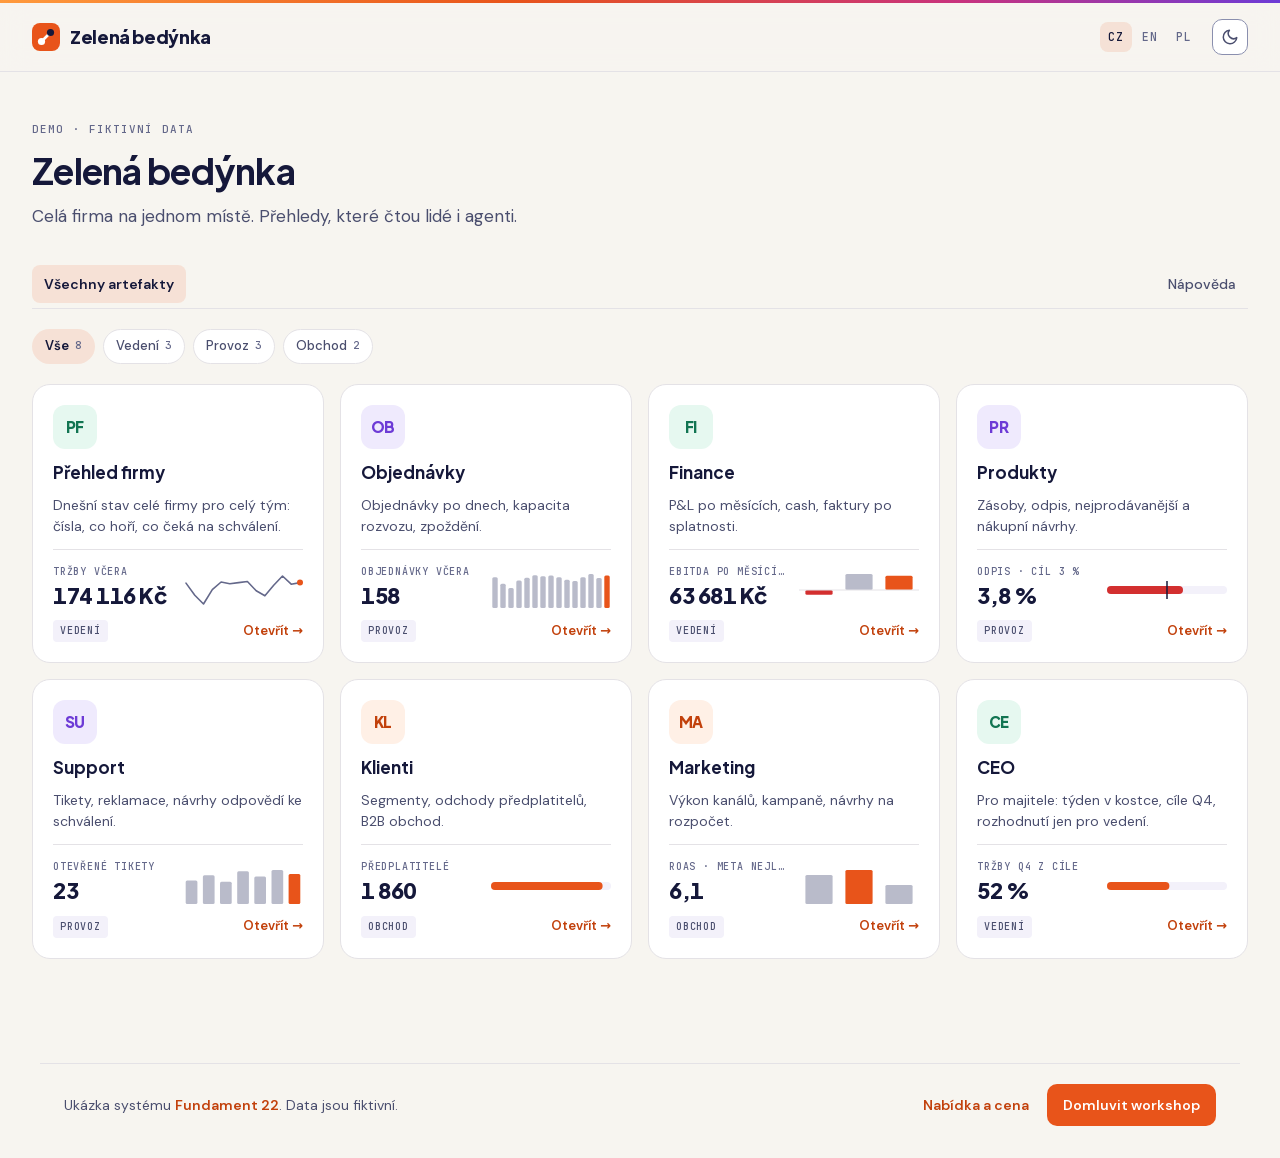
<file: demo/index.html>
<!DOCTYPE html>
<html lang="cs">
<head>
<meta charset="utf-8">
<meta name="viewport" content="width=device-width,initial-scale=1">
<title>Demo: Zelená bedýnka — firma na jednom místě | Fundament 22</title>
<meta name="description" content="Ukázka firemního systému s AI agenty na fiktivním e-shopu Zelená bedýnka: 8 přehledů (firma, objednávky, finance, produkty, support, klienti, marketing, vedení), každý s frontou návrhů ke schválení.">
<meta name="robots" content="noindex, nofollow">
<link rel="canonical" href="https://adamku8.github.io/fundament22/demo/">
<meta property="og:type" content="website">
<meta property="og:locale" content="cs_CZ">
<meta property="og:site_name" content="Fundament 22">
<meta property="og:title" content="Demo: Zelená bedýnka — firma na jednom místě | Fundament 22">
<meta property="og:description" content="Ukázka firemního systému s AI agenty na fiktivním e-shopu Zelená bedýnka: 8 přehledů (firma, objednávky, finance, produkty, support, klienti, marketing, vedení), každý s frontou návrhů ke schválení.">
<meta property="og:url" content="https://adamku8.github.io/fundament22/demo/">
<meta property="og:image" content="https://adamku8.github.io/fundament22/assets/og-demo.png">
<meta property="og:image:width" content="1200">
<meta property="og:image:height" content="630">
<meta name="twitter:card" content="summary_large_image">
<link rel="icon" href="../assets/favicon.svg" type="image/svg+xml">
<link rel="apple-touch-icon" href="../assets/apple-touch-icon.png">
<link rel="stylesheet" href="../assets/fonts.css">
<script type="application/ld+json">{"@context": "https://schema.org", "@graph": [{"@type": "WebPage", "name": "Demo: Zelená bedýnka — firma na jednom místě | Fundament 22", "description": "Ukázka firemního systému s AI agenty na fiktivním e-shopu Zelená bedýnka: 8 přehledů (firma, objednávky, finance, produkty, support, klienti, marketing, vedení), každý s frontou návrhů ke schválení.", "url": "https://adamku8.github.io/fundament22/demo/", "inLanguage": "cs", "isPartOf": {"@type": "WebSite", "name": "Fundament 22", "url": "https://adamku8.github.io/fundament22/"}}, {"@type": "BreadcrumbList", "itemListElement": [{"@type": "ListItem", "position": 1, "name": "Fundament 22", "item": "https://adamku8.github.io/fundament22/"}, {"@type": "ListItem", "position": 2, "name": "Demo", "item": "https://adamku8.github.io/fundament22/demo/"}]}, {"@type": "ItemList", "name": "Přehledy v demu", "itemListElement": [{"@type": "ListItem", "position": 1, "name": "Přehled firmy", "url": "https://adamku8.github.io/fundament22/demo/prehled-firmy/"}, {"@type": "ListItem", "position": 2, "name": "Objednávky", "url": "https://adamku8.github.io/fundament22/demo/objednavky/"}, {"@type": "ListItem", "position": 3, "name": "Finance", "url": "https://adamku8.github.io/fundament22/demo/finance/"}, {"@type": "ListItem", "position": 4, "name": "Produkty", "url": "https://adamku8.github.io/fundament22/demo/produkty/"}, {"@type": "ListItem", "position": 5, "name": "Support", "url": "https://adamku8.github.io/fundament22/demo/support/"}, {"@type": "ListItem", "position": 6, "name": "Klienti", "url": "https://adamku8.github.io/fundament22/demo/klienti/"}, {"@type": "ListItem", "position": 7, "name": "Marketing", "url": "https://adamku8.github.io/fundament22/demo/marketing/"}, {"@type": "ListItem", "position": 8, "name": "CEO", "url": "https://adamku8.github.io/fundament22/demo/ceo/"}]}]}</script>
<script>(function(){try{var t=localStorage.getItem("board-theme");
if(t!=="light"&&t!=="dark")t=matchMedia("(prefers-color-scheme: dark)").matches?"dark":"light";
document.documentElement.dataset.theme=t;}catch(e){}})();</script>
<style>
:root{--font:"DM Sans",system-ui,-apple-system,sans-serif;--font-display:"Plus Jakarta Sans","DM Sans",system-ui,sans-serif;--font-mono:"JetBrains Mono",ui-monospace,monospace;
  --bg:#f7f5f0;--surface:#fff;--surface-2:#f3f1fa;--ink:#15183a;--ink-2:#4a4e6e;--ink-3:#64688a;--line:#e4e2e6;--field-line:#8a8fae;--link:#c2410c;--accent:#e8541a;--accent-hover:#c2410c;--accent-ink:#fff;--accent-soft:#fff0e6;--accent-line:#ffc9a3;--accent-tint:#e8541a1f;--violet-soft:#efeafd;--success-soft:#e6f8f0;--blue-soft:#e8f0fe;--magenta-soft:#fbe9f2;--tile-shadow:0 18px 50px rgba(21,24,58,.10);--hover:#15183a0f;--count-ink:#1a0e05;--inverse:#15183a;--on-inverse:#fff;--magenta:#c8327e;--violet:#6d3bd6;--blue:#2f7bf0;--success:#127552;--danger:#d32f2f;--danger-ink:#fff;--danger-bg:#fdecec;--soft:#fff0e6;--seg-shadow:0 1px 3px rgba(21,24,58,.14);--cta-shadow:0 10px 36px rgba(232,84,26,.3);--modal-shadow:0 30px 80px rgba(21,24,58,.2);color-scheme:light;--r-btn:10px}
@media (prefers-color-scheme:dark){:root:not([data-theme="light"]){--bg:#10143a;--surface:#15183a;--surface-2:#232646;--ink:#f3f1fa;--ink-2:#c9cce6;--ink-3:#8e93ba;--line:#313452;--field-line:#6b6f9a;--link:#ffb25c;--accent:#ff6a2a;--accent-hover:#ff9a3d;--accent-ink:#1a0e05;--accent-soft:#3a2d3a;--accent-line:#6b3b2c;--accent-tint:#ff7a2f24;--violet-soft:#2a2556;--success-soft:#173a3a;--blue-soft:#1d2a55;--magenta-soft:#3a1c34;--tile-shadow:0 18px 50px rgba(0,0,0,.35);--hover:#ffffff0f;--count-ink:#1a0e05;--inverse:#f3f1fa;--on-inverse:#15183a;--magenta:#e0407e;--violet:#a98bfa;--blue:#659df2;--success:#3ddc97;--danger:#f87171;--danger-ink:#15183a;--danger-bg:#3a1c2a;--soft:#3a2d3a;--seg-shadow:0 1px 3px #0007;--cta-shadow:0 10px 40px rgba(255,106,42,.35);--modal-shadow:0 30px 80px #0008;color-scheme:dark}}
:root[data-theme="dark"]{--bg:#10143a;--surface:#15183a;--surface-2:#232646;--ink:#f3f1fa;--ink-2:#c9cce6;--ink-3:#8e93ba;--line:#313452;--field-line:#6b6f9a;--link:#ffb25c;--accent:#ff6a2a;--accent-hover:#ff9a3d;--accent-ink:#1a0e05;--accent-soft:#3a2d3a;--accent-line:#6b3b2c;--accent-tint:#ff7a2f24;--violet-soft:#2a2556;--success-soft:#173a3a;--blue-soft:#1d2a55;--magenta-soft:#3a1c34;--tile-shadow:0 18px 50px rgba(0,0,0,.35);--hover:#ffffff0f;--count-ink:#1a0e05;--inverse:#f3f1fa;--on-inverse:#15183a;--magenta:#e0407e;--violet:#a98bfa;--blue:#659df2;--success:#3ddc97;--danger:#f87171;--danger-ink:#15183a;--danger-bg:#3a1c2a;--soft:#3a2d3a;--seg-shadow:0 1px 3px #0007;--cta-shadow:0 10px 40px rgba(255,106,42,.35);--modal-shadow:0 30px 80px #0008;color-scheme:dark}
*,*::before,*::after{box-sizing:border-box}
body{margin:0;background:var(--bg);color:var(--ink);font:15px/1.6 var(--font);font-variant-numeric:tabular-nums;-webkit-font-smoothing:antialiased}
button,input,select{font:inherit;color:inherit}button{cursor:pointer}
:focus-visible{outline:2px solid var(--link);outline-offset:2px}[hidden]{display:none!important}
/* HLAVIČKA (neměnit) – značkový proužek, logo AI Firma, Zpět, CZ/EN/PL, režim */
.top{position:sticky;top:0;z-index:20;background:color-mix(in srgb,var(--bg) 82%,transparent);-webkit-backdrop-filter:blur(14px);backdrop-filter:blur(14px);border-bottom:1px solid var(--line)}
.strip{height:3px;background:linear-gradient(90deg,#ff9a3d,var(--accent) 40%,var(--magenta) 75%,var(--violet))}
.logo-word{font-family:var(--font-display);font-weight:800;font-size:18px;letter-spacing:-.02em;margin-left:10px;white-space:nowrap}
.mark-a{fill:var(--accent)}.mark-b{fill:var(--inverse)}.mark-c{fill:var(--surface)}
.top-in{max-width:1440px;margin:0 auto;padding:10px 32px;display:flex;align-items:center;gap:12px;min-height:68px;flex-wrap:wrap}
.logo{display:flex;align-items:center;flex:none;color:var(--ink)}.logo svg{height:28px;width:28px;display:block}
.sep{width:1px;height:22px;background:var(--line);flex:none}
.back{display:inline-flex;align-items:center;gap:6px;color:var(--ink-2);text-decoration:none;font-size:13px;font-weight:700;white-space:nowrap}
.back:hover{color:var(--link)}.back svg{width:16px;height:16px}
.spacer{flex:1}
.lang-seg{display:flex;gap:2px}
.lang-seg button{border:none;background:transparent;font-family:var(--font-mono);font-size:11.5px;font-weight:500;letter-spacing:.08em;color:var(--ink-3);padding:6px 8px;border-radius:8px}
.lang-seg button:hover{background:var(--hover);color:var(--ink)}
.lang-seg button[aria-pressed="true"]{background:var(--accent-tint);color:var(--ink)}
.icon-btn{width:36px;height:36px;display:grid;place-items:center;border-radius:var(--r-btn);border:1px solid var(--field-line);background:var(--surface);color:var(--ink-2);flex:none}
.icon-btn:hover{color:var(--ink);border-color:var(--ink-2)}.icon-btn svg{width:18px;height:18px}
/* TITULEK + CTA */
.wrap{max-width:1440px;margin:0 auto;padding:0 32px 64px}
.head{display:flex;align-items:center;justify-content:space-between;gap:24px;flex-wrap:wrap;padding:44px 0 32px}
.titles{min-width:0;flex:1 1 420px}
h1{font-family:var(--font-display);font-size:36px;line-height:1.22;font-weight:700;letter-spacing:-.02em;margin:0}
.subtitle{margin:10px 0 0;font-size:17px;line-height:1.55;color:var(--ink-2)}
.ctas{display:flex;gap:12px;flex-wrap:wrap;align-items:center}
.btn{display:inline-flex;align-items:center;justify-content:center;gap:8px;border-radius:var(--r-btn);border:1px solid transparent;font-weight:700;font-size:15px;padding:10px 18px;min-height:44px;background:none;transition:background-color .15s}
.btn svg{width:18px;height:18px;flex:none}
.btn.sm{min-height:36px;padding:6px 12px;font-size:14px}.btn.lg{min-height:52px;padding:12px 24px;font-size:16px}
.btn.primary{background:var(--accent);color:var(--accent-ink)}.btn.primary.lg{box-shadow:var(--cta-shadow)}.btn.primary:hover{background:var(--accent-hover)}
.btn.secondary{background:var(--inverse);color:var(--on-inverse)}.btn.secondary:hover{opacity:.88}
.btn.outline{border-color:var(--field-line);color:var(--ink);background:var(--surface)}.btn.outline:hover{background:var(--surface-2)}
.btn.ghost{color:var(--ink-2)}.btn.ghost:hover{background:var(--surface-2);color:var(--ink)}
.btn.danger{background:var(--danger);color:var(--danger-ink)}.btn:disabled{opacity:.5;cursor:not-allowed}
/* MENU – lišta odkazů na vlasové lince, 48 px, položky vlevo, .nav-right doprava, aktivní = oranžový nádech */
.nav{display:flex;width:100%;height:48px;align-items:center;justify-content:flex-start;gap:4px;margin-bottom:28px;border-bottom:1px solid var(--line);overflow-x:auto}
.nav button{display:inline-flex;align-items:center;gap:8px;height:38px;padding:0 12px;border:none;background:transparent;font-size:14px;font-weight:500;color:var(--ink-2);border-radius:8px;white-space:nowrap;transition:background-color .15s,color .15s}
.nav button:hover{background:var(--hover);color:var(--ink)}
.nav button[aria-current="page"]{background:var(--accent-tint);color:var(--ink);font-weight:600}
.nav .nav-right{margin-left:auto}
.count{font-size:11px;font-weight:700;line-height:1.5;background:var(--accent);color:var(--count-ink);border-radius:999px;padding:0 7px;min-width:20px;text-align:center}
/* KARTY, KPI, TABULKY */
.card{background:var(--surface);border:1px solid var(--line);border-radius:12px;padding:20px;margin-bottom:16px}
.card h2{font-family:var(--font-display);font-size:16px;font-weight:700;margin:0 0 14px}
.kpis{display:grid;grid-template-columns:repeat(auto-fit,minmax(190px,1fr));gap:16px;margin-bottom:16px}
.kpi{background:var(--surface);border:1px solid var(--line);border-radius:16px;padding:18px 20px}
.kpi.accent{background:var(--accent-soft);border-color:var(--accent-line)}
.kpi-l{font-size:13px;font-weight:600;color:var(--ink-2)}.kpi.accent .kpi-l{color:var(--ink)}
.kpi-v{font-family:var(--font-display);font-size:34px;line-height:1.15;font-weight:800;letter-spacing:-.03em;margin:6px 0 4px}
.kpi-s{font-size:12.5px;color:var(--ink-2)}
.tbl-wrap{overflow-x:auto}
table{border-collapse:collapse;width:100%;font-size:14px}
th{text-align:left;font-family:var(--font-mono);font-weight:500;letter-spacing:.08em;text-transform:uppercase;color:var(--ink-3);font-size:10.5px;padding:8px 10px;background:var(--surface-2);white-space:nowrap}
th:first-child{border-radius:6px 0 0 6px}th:last-child{border-radius:0 6px 6px 0}
td{padding:10px;border-bottom:1px solid var(--line)}td.num,th.num{text-align:right;white-space:nowrap}
.muted{color:var(--ink-2)}
.meter{margin-bottom:14px}.meter-h{display:flex;justify-content:space-between;font-size:14px;margin-bottom:6px}
.meter-h b{font-weight:700}.track{height:8px;background:var(--surface-2);border-radius:4px;overflow:hidden}
.fill{height:100%;border-radius:4px;background:var(--accent)}.fill.warn{background:var(--danger)}
.bars{display:flex;align-items:flex-end;gap:4px;height:140px;padding-top:8px}
.bars div{flex:1;background:var(--accent);border-radius:3px 3px 0 0;min-height:2px}
/* NASTAVENÍ – svislý seznam jako postranní panel chatu: mono nadpisy skupin, aktivní řádek s oranžovým nádechem */
.settings{display:grid;grid-template-columns:232px minmax(0,1fr);gap:24px;align-items:start}
.smenu{position:sticky;top:84px;display:flex;flex-direction:column;gap:4px;padding-right:16px;border-right:1px solid var(--line)}
.smenu-sec{display:flex;flex-direction:column;gap:2px}.smenu-sec+.smenu-sec{margin-top:12px}
.smenu-h{font-family:var(--font-mono);font-size:11px;font-weight:500;letter-spacing:.1em;text-transform:uppercase;color:var(--ink-3);padding:0 10px 8px}
.smenu button{display:flex;align-items:center;justify-content:space-between;gap:8px;width:100%;text-align:left;border:0;background:none;padding:8px 10px;border-radius:8px;font-size:14px;font-weight:500;color:var(--ink-2);transition:background-color .15s,color .15s}
.smenu button:hover{background:var(--hover);color:var(--ink)}
.smenu button[aria-current="page"]{background:var(--accent-tint);color:var(--ink);font-weight:600}
/* BOARD – filtr kategorií, mřížka dlaždic artefaktů, formuláře v Nastavení */
.chips{display:flex;flex-wrap:wrap;gap:8px;margin:-8px 0 20px}
.chips button{border:1px solid var(--line);background:var(--surface);color:var(--ink-2);font-size:13px;font-weight:500;padding:6px 12px;border-radius:999px;display:inline-flex;align-items:center;gap:6px}
.chips button:hover{background:var(--hover);color:var(--ink)}
.chips button[aria-pressed="true"]{background:var(--accent-tint);border-color:transparent;color:var(--ink);font-weight:600}
.chips .n{font-family:var(--font-mono);font-size:11px;color:var(--ink-3)}
.grid{display:grid;grid-template-columns:repeat(auto-fill,minmax(280px,1fr));gap:16px}
.tile{position:relative;display:flex;flex-direction:column;gap:12px;background:var(--surface);border:1px solid var(--line);border-radius:18px;padding:20px;color:var(--ink);text-decoration:none;transition:transform .25s ease,box-shadow .25s ease,border-color .25s ease}
.tile:hover{transform:translateY(-3px);box-shadow:var(--tile-shadow);border-color:var(--accent-line)}
.tile-top{display:flex;align-items:flex-start;justify-content:space-between;gap:12px}
.tile-ico{width:44px;height:44px;border-radius:12px;display:grid;place-items:center;font-family:var(--font-display);font-weight:800;font-size:15px;letter-spacing:-.02em;flex:none}
.tile h3{font-family:var(--font-display);font-size:17px;line-height:1.3;font-weight:700;margin:0}
.tile p{margin:0;font-size:14px;line-height:1.5;color:var(--ink-2);flex:1}
.tile-foot{display:flex;align-items:center;justify-content:space-between;gap:8px;font-size:13px;font-weight:600;color:var(--link)}
.badge{font-family:var(--font-mono);font-size:10px;font-weight:500;letter-spacing:.08em;text-transform:uppercase;padding:3px 7px;border-radius:4px;background:var(--surface-2);color:var(--ink-2);white-space:nowrap}
.tile-viz{display:flex;align-items:flex-end;justify-content:space-between;gap:12px;padding-top:14px;border-top:1px solid var(--line)}
.tile-kv{min-width:0}.tile-kv .l{font-family:var(--font-mono);font-size:10px;font-weight:500;letter-spacing:.08em;text-transform:uppercase;color:var(--ink-3);white-space:nowrap;overflow:hidden;text-overflow:ellipsis}
.tile-kv .v{font-family:var(--font-display);font-size:22px;font-weight:800;letter-spacing:-.02em;line-height:1.2;margin-top:2px;white-space:nowrap}
.spark{flex:none;display:block}.spark svg{display:block}
.star{width:34px;height:34px;display:grid;place-items:center;border:0;border-radius:8px;background:transparent;color:var(--ink-3)}
.star:hover{background:var(--hover);color:var(--ink)}.star svg{width:18px;height:18px}
.star[aria-pressed="true"]{color:var(--accent)}
.empty{text-align:center;padding:48px 20px}.empty p{margin:0 0 16px;color:var(--ink-2)}
.form{display:grid;grid-template-columns:repeat(auto-fit,minmax(220px,1fr));gap:12px;align-items:end;margin-bottom:8px}
.field{display:flex;flex-direction:column;gap:6px;font-size:13px;font-weight:600;color:var(--ink-2)}
.field input,.field select{height:42px;padding:0 12px;border-radius:8px;border:1px solid var(--field-line);background:var(--surface);color:var(--ink);font-size:15px;font-weight:400}
.field input:focus,.field select:focus{outline:2px solid var(--accent);outline-offset:1px;border-color:transparent}
.rows td .btn{margin-left:4px}
.rows input,.rows select{height:36px;padding:0 10px;border-radius:8px;border:1px solid var(--field-line);background:var(--surface);color:var(--ink);font-size:14px;width:100%;min-width:120px}
.toast{position:fixed;left:50%;bottom:20px;transform:translateX(-50%);background:var(--inverse);color:var(--on-inverse);box-shadow:var(--modal-shadow);padding:12px 18px;border-radius:var(--r-btn);font-size:14px;font-weight:500;z-index:60;max-width:90vw}
@media (max-width:900px){.top-in,.wrap{padding-left:16px;padding-right:16px}}
@media (max-width:760px){.settings{grid-template-columns:1fr}.smenu{position:static;flex-direction:row;flex-wrap:wrap;gap:8px;padding:0 0 12px;border-right:0;border-bottom:1px solid var(--line)}.smenu-sec{flex-direction:row;flex-wrap:wrap}.smenu-sec+.smenu-sec{margin-top:0}.smenu-h{display:none}.smenu button{width:auto}}
@media (max-width:640px){h1{font-size:28px}.ctas{width:100%}.ctas .btn{flex:1}}
@media (prefers-reduced-motion:reduce){*{transition:none!important;animation:none!important}}
.eyebrow{display:inline-block;font-family:var(--font-mono);font-size:11px;font-weight:500;letter-spacing:.1em;text-transform:uppercase;color:var(--ink-3);margin-bottom:10px}

/* --- web Fundament 22: úpravy proti verzi v Claude --- */
#nav button[data-view="settings"],#nav button[data-view="favs"]{display:none}
.f22-bar{margin:40px auto 0;max-width:1200px;padding:20px 24px 32px;display:flex;flex-wrap:wrap;gap:12px 20px;align-items:center;justify-content:space-between;border-top:1px solid var(--line);font-size:14px;color:var(--ink-2)}
.f22-bar a{color:var(--link);font-weight:600;text-decoration:none}.f22-bar a:hover{text-decoration:underline}
.f22-bar .f22-cta{background:var(--accent);color:var(--accent-ink);padding:10px 16px;border-radius:10px}
.f22-bar nav{display:flex;flex-wrap:wrap;gap:8px 18px;align-items:center}
</style>

</head>
<body>
<header class="top"><div class="strip"></div><div class="top-in">
  <span class="logo" role="img" aria-label="Zelená bedýnka"><svg viewBox="0 0 28 28" aria-hidden="true"><rect class="mark-a" width="28" height="28" rx="8"/><path d="M9.5 18.5L18.5 9.5" stroke="var(--surface)" stroke-width="2.6" stroke-linecap="round"/><circle class="mark-c" cx="9.5" cy="18.5" r="3.6"/><circle class="mark-b" cx="18.5" cy="9.5" r="3.6"/></svg><span class="logo-word">Zelená bedýnka</span></span>
  <span class="spacer"></span>
  <div class="lang-seg" id="lang" role="group" aria-label="Jazyk">
    <button type="button" data-lang="cs">CZ</button><button type="button" data-lang="en">EN</button><button type="button" data-lang="pl">PL</button></div>
  <button class="icon-btn" id="theme" type="button"></button>
</div></header>

<div class="wrap">
  <div class="head">
    <div class="titles"><span class="eyebrow" data-t="DEMO · FIKTIVNÍ DATA">DEMO · FIKTIVNÍ DATA</span>
    <h1 data-t="Zelená bedýnka">Zelená bedýnka</h1>
      <p class="subtitle" data-t="Celá firma na jednom místě. Přehledy, které čtou lidé i agenti.">Celá firma na jednom místě. Přehledy, které čtou lidé i agenti.</p></div>
    <div class="ctas" id="ctas" hidden>
      <button class="btn primary lg" id="ctaAdd"><span data-t="Přidat artefakt">Přidat artefakt</span></button>
    </div>
  </div>
  <nav class="nav" id="nav" aria-label="Sekce">
    <button data-view="all" aria-current="page" data-t="Všechny artefakty">Všechny artefakty</button>
    <button data-view="favs" data-t="Oblíbené">Oblíbené</button>
    <button data-view="settings" data-t="Nastavení">Nastavení</button>
    <button data-view="help" class="nav-right" data-t="Nápověda">Nápověda</button>
  </nav>
  <main id="view"><div class="chips" role="group"><button type="button" aria-pressed="true">Vše<span class="n">8</span></button><button type="button" aria-pressed="false">Vedení<span class="n">3</span></button><button type="button" aria-pressed="false">Provoz<span class="n">3</span></button><button type="button" aria-pressed="false">Obchod<span class="n">2</span></button></div><div class="grid"><a class="tile" href="prehled-firmy/" target="_top" rel="noopener"><div class="tile-top"><div class="tile-ico" style="background: var(--success-soft); color: var(--success);">PF</div></div><h3>Přehled firmy</h3><p>Dnešní stav celé firmy pro celý tým: čísla, co hoří, co čeká na schválení.</p><div class="tile-viz"><div class="tile-kv"><div class="l">Tržby včera</div><div class="v">174 116 Kč</div></div><span class="spark"><svg viewBox="0 0 120 36" width="120" height="36" aria-hidden="true"><polyline points="3.0,11.1 11.8,23.2 20.5,32.0 29.3,17.7 38.1,10.0 46.8,11.7 55.6,10.6 64.4,9.5 73.2,18.8 81.9,23.8 90.7,13.3 99.5,4.0 108.2,12.2 117.0,10.6" fill="none" stroke="var(--ink-3)" stroke-width="1.6" stroke-linejoin="round" stroke-linecap="round"></polyline><circle cx="117.0" cy="10.6" r="3" fill="var(--accent)"></circle></svg></span></div><div class="tile-foot"><span class="badge">Vedení</span><span>Otevřít →</span></div></a><a class="tile" href="objednavky/" target="_top" rel="noopener"><div class="tile-top"><div class="tile-ico" style="background: var(--violet-soft); color: var(--violet);">OB</div></div><h3>Objednávky</h3><p>Objednávky po dnech, kapacita rozvozu, zpoždění.</p><div class="tile-viz"><div class="tile-kv"><div class="l">Objednávky včera</div><div class="v">158</div></div><span class="spark"><svg viewBox="0 0 120 36" width="120" height="36" aria-hidden="true"><rect x="1.3" y="5.3" width="5.4" height="30.7" rx="1.5" fill="var(--ink-3)" opacity="0.45"></rect><rect x="9.3" y="11.8" width="5.4" height="24.2" rx="1.5" fill="var(--ink-3)" opacity="0.45"></rect><rect x="17.3" y="15.9" width="5.4" height="20.1" rx="1.5" fill="var(--ink-3)" opacity="0.45"></rect><rect x="25.3" y="8.6" width="5.4" height="27.4" rx="1.5" fill="var(--ink-3)" opacity="0.45"></rect><rect x="33.3" y="5.7" width="5.4" height="30.3" rx="1.5" fill="var(--ink-3)" opacity="0.45"></rect><rect x="41.3" y="3.2" width="5.4" height="32.8" rx="1.5" fill="var(--ink-3)" opacity="0.45"></rect><rect x="49.3" y="4.3" width="5.4" height="31.7" rx="1.5" fill="var(--ink-3)" opacity="0.45"></rect><rect x="57.3" y="3.6" width="5.4" height="32.4" rx="1.5" fill="var(--ink-3)" opacity="0.45"></rect><rect x="65.3" y="5.3" width="5.4" height="30.7" rx="1.5" fill="var(--ink-3)" opacity="0.45"></rect><rect x="73.3" y="7.7" width="5.4" height="28.3" rx="1.5" fill="var(--ink-3)" opacity="0.45"></rect><rect x="81.3" y="9.0" width="5.4" height="27.0" rx="1.5" fill="var(--ink-3)" opacity="0.45"></rect><rect x="89.3" y="5.3" width="5.4" height="30.7" rx="1.5" fill="var(--ink-3)" opacity="0.45"></rect><rect x="97.3" y="2.0" width="5.4" height="34.0" rx="1.5" fill="var(--ink-3)" opacity="0.45"></rect><rect x="105.3" y="6.1" width="5.4" height="29.9" rx="1.5" fill="var(--ink-3)" opacity="0.45"></rect><rect x="113.3" y="3.6" width="5.4" height="32.4" rx="1.5" fill="var(--accent)" opacity="1"></rect></svg></span></div><div class="tile-foot"><span class="badge">Provoz</span><span>Otevřít →</span></div></a><a class="tile" href="finance/" target="_top" rel="noopener"><div class="tile-top"><div class="tile-ico" style="background: var(--success-soft); color: var(--success);">FI</div></div><h3>Finance</h3><p>P&amp;L po měsících, cash, faktury po splatnosti.</p><div class="tile-viz"><div class="tile-kv"><div class="l">EBITDA po měsících</div><div class="v">63 681 Kč</div></div><span class="spark"><svg viewBox="0 0 120 36" width="120" height="36" aria-hidden="true"><rect x="6.4" y="18.0" width="27.2" height="4.7" rx="1.5" fill="var(--danger)" opacity="1"></rect><rect x="46.4" y="2.0" width="27.2" height="16.0" rx="1.5" fill="var(--ink-3)" opacity="0.45"></rect><rect x="86.4" y="3.8" width="27.2" height="14.2" rx="1.5" fill="var(--accent)" opacity="1"></rect><line x1="0" x2="120" y1="18" y2="18" stroke="var(--line)"></line></svg></span></div><div class="tile-foot"><span class="badge">Vedení</span><span>Otevřít →</span></div></a><a class="tile" href="produkty/" target="_top" rel="noopener"><div class="tile-top"><div class="tile-ico" style="background: var(--violet-soft); color: var(--violet);">PR</div></div><h3>Produkty</h3><p>Zásoby, odpis, nejprodávanější a nákupní návrhy.</p><div class="tile-viz"><div class="tile-kv"><div class="l">Odpis · cíl 3 %</div><div class="v">3,8 %</div></div><span class="spark"><svg viewBox="0 0 120 36" width="120" height="36" aria-hidden="true"><rect x="0" y="14" width="120" height="8" rx="4" fill="var(--surface-2)"></rect><rect x="0" y="14" width="76.0" height="8" rx="4" fill="var(--danger)"></rect><line x1="60.0" x2="60.0" y1="9" y2="27" stroke="var(--ink)" stroke-width="1.5"></line></svg></span></div><div class="tile-foot"><span class="badge">Provoz</span><span>Otevřít →</span></div></a><a class="tile" href="support/" target="_top" rel="noopener"><div class="tile-top"><div class="tile-ico" style="background: var(--violet-soft); color: var(--violet);">SU</div></div><h3>Support</h3><p>Tikety, reklamace, návrhy odpovědí ke schválení.</p><div class="tile-viz"><div class="tile-kv"><div class="l">Otevřené tikety</div><div class="v">23</div></div><span class="spark"><svg viewBox="0 0 120 36" width="120" height="36" aria-hidden="true"><rect x="2.7" y="12.5" width="11.7" height="23.5" rx="1.5" fill="var(--ink-3)" opacity="0.45"></rect><rect x="19.9" y="7.2" width="11.7" height="28.8" rx="1.5" fill="var(--ink-3)" opacity="0.45"></rect><rect x="37.0" y="13.8" width="11.7" height="22.2" rx="1.5" fill="var(--ink-3)" opacity="0.45"></rect><rect x="54.2" y="3.3" width="11.7" height="32.7" rx="1.5" fill="var(--ink-3)" opacity="0.45"></rect><rect x="71.3" y="8.5" width="11.7" height="27.5" rx="1.5" fill="var(--ink-3)" opacity="0.45"></rect><rect x="88.5" y="2.0" width="11.7" height="34.0" rx="1.5" fill="var(--ink-3)" opacity="0.45"></rect><rect x="105.6" y="5.9" width="11.7" height="30.1" rx="1.5" fill="var(--accent)" opacity="1"></rect></svg></span></div><div class="tile-foot"><span class="badge">Provoz</span><span>Otevřít →</span></div></a><a class="tile" href="klienti/" target="_top" rel="noopener"><div class="tile-top"><div class="tile-ico" style="background: var(--accent-soft); color: var(--link);">KL</div></div><h3>Klienti</h3><p>Segmenty, odchody předplatitelů, B2B obchod.</p><div class="tile-viz"><div class="tile-kv"><div class="l">Předplatitelé</div><div class="v">1 860</div></div><span class="spark"><svg viewBox="0 0 120 36" width="120" height="36" aria-hidden="true"><rect x="0" y="14" width="120" height="8" rx="4" fill="var(--surface-2)"></rect><rect x="0" y="14" width="111.6" height="8" rx="4" fill="var(--accent)"></rect></svg></span></div><div class="tile-foot"><span class="badge">Obchod</span><span>Otevřít →</span></div></a><a class="tile" href="marketing/" target="_top" rel="noopener"><div class="tile-top"><div class="tile-ico" style="background: var(--accent-soft); color: var(--link);">MA</div></div><h3>Marketing</h3><p>Výkon kanálů, kampaně, návrhy na rozpočet.</p><div class="tile-viz"><div class="tile-kv"><div class="l">ROAS · Meta nejlepší</div><div class="v">6,1</div></div><span class="spark"><svg viewBox="0 0 120 36" width="120" height="36" aria-hidden="true"><rect x="6.4" y="7.0" width="27.2" height="29.0" rx="1.5" fill="var(--ink-3)" opacity="0.45"></rect><rect x="46.4" y="2.0" width="27.2" height="34.0" rx="1.5" fill="var(--accent)" opacity="1"></rect><rect x="86.4" y="17.0" width="27.2" height="19.0" rx="1.5" fill="var(--ink-3)" opacity="0.45"></rect></svg></span></div><div class="tile-foot"><span class="badge">Obchod</span><span>Otevřít →</span></div></a><a class="tile" href="ceo/" target="_top" rel="noopener"><div class="tile-top"><div class="tile-ico" style="background: var(--success-soft); color: var(--success);">CE</div></div><h3>CEO</h3><p>Pro majitele: týden v kostce, cíle Q4, rozhodnutí jen pro vedení.</p><div class="tile-viz"><div class="tile-kv"><div class="l">Tržby Q4 z cíle</div><div class="v">52 %</div></div><span class="spark"><svg viewBox="0 0 120 36" width="120" height="36" aria-hidden="true"><rect x="0" y="14" width="120" height="8" rx="4" fill="var(--surface-2)"></rect><rect x="0" y="14" width="62.4" height="8" rx="4" fill="var(--accent)"></rect></svg></span></div><div class="tile-foot"><span class="badge">Vedení</span><span>Otevřít →</span></div></a></div></main>
</div>

<footer class="f22-bar"><span>Ukázka systému <a href="../">Fundament 22</a>. Data jsou fiktivní.</span><nav aria-label="Fundament 22"><a href="../#cena">Nabídka a cena</a><a class="f22-cta" href="https://calendar.app.google/v39ka3uchSRSSG2AA" rel="noopener">Domluvit workshop</a></nav></footer>
<script>
/* Web běží mimo Claude: board čte seznam přehledů z této statické náhrady databáze. */
(function(){var D={artifacts:[{"id": "a1", "order": 1, "title": "Přehled firmy", "icon": "PF", "category": "vedeni", "description": "Dnešní stav celé firmy pro celý tým: čísla, co hoří, co čeká na schválení.", "url": "prehled-firmy/", "viz": {"type": "line", "l": "Tržby včera", "v": "174 116 Kč", "vals": [150, 128, 112, 138, 152, 149, 151, 153, 136, 127, 146, 163, 148, 151]}}, {"id": "a2", "order": 2, "title": "Objednávky", "icon": "OB", "category": "provoz", "description": "Objednávky po dnech, kapacita rozvozu, zpoždění.", "url": "objednavky/", "viz": {"type": "bars", "l": "Objednávky včera", "v": "158", "vals": [150, 118, 98, 134, 148, 160, 155, 158, 150, 138, 132, 150, 166, 146, 158]}}, {"id": "a3", "order": 3, "title": "Finance", "icon": "FI", "category": "vedeni", "description": "P&L po měsících, cash, faktury po splatnosti.", "url": "finance/", "viz": {"type": "bars", "l": "EBITDA po měsících", "v": "63 681 Kč", "vals": [-21000, 72000, 63681]}}, {"id": "a4", "order": 4, "title": "Produkty", "icon": "PR", "category": "provoz", "description": "Zásoby, odpis, nejprodávanější a nákupní návrhy.", "url": "produkty/", "viz": {"type": "meter", "l": "Odpis · cíl 3 %", "v": "3,8 %", "used": 3.8, "max": 6, "target": 3, "warn": true}}, {"id": "a5", "order": 5, "title": "Support", "icon": "SU", "category": "provoz", "description": "Tikety, reklamace, návrhy odpovědí ke schválení.", "url": "support/", "viz": {"type": "bars", "l": "Otevřené tikety", "v": "23", "vals": [18, 22, 17, 25, 21, 26, 23]}}, {"id": "a6", "order": 6, "title": "Klienti", "icon": "KL", "category": "obchod", "description": "Segmenty, odchody předplatitelů, B2B obchod.", "url": "klienti/", "viz": {"type": "meter", "l": "Předplatitelé", "v": "1 860", "used": 1860, "max": 2000}}, {"id": "a7", "order": 7, "title": "Marketing", "icon": "MA", "category": "obchod", "description": "Výkon kanálů, kampaně, návrhy na rozpočet.", "url": "marketing/", "viz": {"type": "bars", "l": "ROAS · Meta nejlepší", "v": "6,1", "vals": [5.2, 6.1, 3.4], "hl": 1}}, {"id": "a8", "order": 8, "title": "CEO", "icon": "CE", "category": "vedeni", "description": "Pro majitele: týden v kostce, cíle Q4, rozhodnutí jen pro vedení.", "url": "ceo/", "viz": {"type": "meter", "l": "Tržby Q4 z cíle", "v": "52 %", "used": 52, "max": 100}}],categories:[{"id": "obchod", "name": "Obchod", "order": 3}, {"id": "provoz", "name": "Provoz", "order": 2}, {"id": "vedeni", "name": "Vedení", "order": 1}]};
function snap(n){var a=D[n]||[];return{size:a.length,docs:a.map(function(x){return{id:x.id,data:function(){return x}}})}}
function col(n){return{onSnapshot:function(cb){setTimeout(function(){cb(snap(n))},0);return function(){}},get:function(){return Promise.resolve(snap(n))},doc:function(){return docRef()}}}
function docRef(){return{get:function(){return Promise.resolve({exists:false,data:function(){return{}}})},set:function(){return Promise.resolve()}}}
window.claude={use:function(n){return Promise.resolve(n==='db'?{collection:col,doc:docRef}:null)}};})();
</script>
<script>
(function(){"use strict";
const $=s=>document.querySelector(s);
const el=(tag,attrs,...kids)=>{const e=document.createElement(tag);if(attrs)for(const[k,v]of Object.entries(attrs)){if(v==null||v===false)continue;if(k==='class')e.className=v;else if(k==='text')e.textContent=v;else if(k==='style')e.style.cssText=v;else if(k.startsWith('on'))e.addEventListener(k.slice(2),v);else e.setAttribute(k,v===true?'':v)}for(const c of kids.flat()){if(c==null||c===false)continue;e.append(c.nodeType?c:document.createTextNode(String(c)))}return e};

/* ---------- i18n: klíč = český text, hodnota = [EN, PL] ---------- */
const LANGS=['cs','en','pl'];
let LANG=(()=>{try{const l=localStorage.getItem('board-lang');return LANGS.includes(l)?l:'cs'}catch(e){return 'cs'}})();
const D={
 'Zpět na board':['Back to board','Powrót do tablicy'],'Přehled':['Overview','Przegląd'],'Nastavení':['Settings','Ustawienia'],'Nápověda':['Help','Pomoc'],
 'Přepnout na světlý režim':['Switch to light mode','Przełącz na tryb jasny'],'Přepnout na tmavý režim':['Switch to dark mode','Przełącz na tryb ciemny'],
 'Statistiky':['Statistics','Statystyki'],'Návštěvnost':['Traffic','Odwiedziny'],'Využití databáze a úložiště':['Database & storage usage','Wykorzystanie bazy i magazynu'],
 'Návštěv za 30 dní':['Visits in 30 days','Wizyty w 30 dni'],'Unikátních uživatelů':['Unique users','Unikalni użytkownicy'],'Dnes':['Today','Dziś'],
 'Návštěvy po dnech':['Visits per day','Wizyty dziennie'],'Nejaktivnější uživatelé':['Most active users','Najaktywniejsi użytkownicy'],'Uživatel':['User','Użytkownik'],'Návštěv':['Visits','Wizyt'],'Naposledy':['Last seen','Ostatnio'],
 'Databáze':['Database','Baza danych'],'dokumentů':['documents','dokumentów'],'Úložiště souborů':['File storage','Magazyn plików'],'souborů':['files','plików'],
 'Statistiky vidí jen admini.':['Only admins can see statistics.','Statystyki widzą tylko administratorzy.'],'Žádná data.':['No data.','Brak danych.'],'Načítám…':['Loading…','Wczytywanie…'],
 'Úložiště je plné.':['Storage is full.','Magazyn jest pełny.'],'Neznámý':['Unknown','Nieznany'],
 'Celá firma na jednom místě. Přehledy, které čtou lidé i agenti.':['What you can build – all artifacts in one place.','Co można zbudować – wszystkie artefakty w jednym miejscu.'],
 'Přidat artefakt':['Add artifact','Dodaj artefakt'],'Všechny artefakty':['All artifacts','Wszystkie artefakty'],'Oblíbené':['Favorites','Ulubione'],'Vše':['All','Wszystko'],
 'Bez kategorie':['Uncategorized','Bez kategorii'],'Otevřít':['Open','Otwórz'],'Přidat do oblíbených':['Add to favorites','Dodaj do ulubionych'],'Odebrat z oblíbených':['Remove from favorites','Usuń z ulubionych'],
 'Zatím tu nejsou žádné artefakty.':['No artifacts yet.','Brak artefaktów.'],'Zatím nemáte oblíbené. Označte artefakt hvězdičkou.':['No favorites yet. Star an artifact.','Brak ulubionych. Oznacz artefakt gwiazdką.'],
 'Board':['Board','Tablica'],'Kategorie':['Categories','Kategorie'],'Artefakty':['Artifacts','Artefakty'],'Název':['Name','Nazwa'],'Odkaz':['Link','Link'],'Popis':['Description','Opis'],
 'Kategorie artefaktu':['Category','Kategoria'],'Zkratka ikony':['Icon letters','Skrót ikony'],'Přidat':['Add','Dodaj'],'Uložit':['Save','Zapisz'],'Smazat':['Delete','Usuń'],'Nahoru':['Up','W górę'],'Dolů':['Down','W dół'],
 'Nová kategorie':['New category','Nowa kategoria'],'Kategorie a artefakty spravují jen admini.':['Only admins manage categories and artifacts.','Kategoriami i artefaktami zarządzają tylko administratorzy.'],
 'Uloženo.':['Saved.','Zapisano.'],'Smazáno.':['Deleted.','Usunięto.'],'Vyplňte název a odkaz.':['Fill in the name and link.','Uzupełnij nazwę i link.'],'Akce':['Actions','Akcje'],'Pořadí':['Order','Kolejność'],
 'Board se nepodařilo načíst.':['Could not load the board.','Nie udało się wczytać tablicy.'],
 "Jak to funguje":["How it works", "Jak to działa"],
 "Tohle je demo s fiktivními daty e-shopu Zelená bedýnka. Stejný systém provozujeme u sebe a nasadíme ho i u vás.":["This is a demo with fictional data of the Zelená bedýnka e-shop. We run the same system ourselves and can deploy it for you.", "To demo z fikcyjnymi danymi e-sklepu Zelená bedýnka. Ten sam system prowadzimy u siebie i wdrożymy go u was."],
 "Agenti každé ráno načtou data z napojených nástrojů, zapíšou je do firemního mozku a připraví návrhy. Člověk je schválí – tady, ve Slacku nebo v chatu s Claude.":["Every morning the agents read data from connected tools, write it into the company brain and prepare proposals. A person approves them – here, in Slack or in a Claude chat.", "Każdego ranka agenci czytają dane z podłączonych narzędzi, zapisują je w mózgu firmy i przygotowują propozycje. Człowiek je zatwierdza – tutaj, na Slacku lub w czacie z Claude."],
 "Kapacita databáze je odhad. Návštěvnost zachytí jen úroveň Contributor a výš. Statistiky vidí jen admini. Plné úložiště se hlásí „Úložiště je plné.“":["Database capacity is an estimate. Traffic only captures Contributor level and up. Only admins see statistics. A full storage reports “Storage is full.”", "Pojemność bazy to szacunek. Ruch rejestruje tylko poziom Contributor i wyżej. Statystyki widzą tylko administratorzy. Pełny magazyn zgłasza „Magazyn jest pełny.”"],
 "DEMO · FIKTIVNÍ DATA":["DEMO · FICTIONAL DATA", "DEMO · DANE FIKCYJNE"],
 "Celá firma na jednom místě. Přehledy, které čtou lidé i agenti.":["The whole company in one place. Overviews read by people and agents.", "Cała firma w jednym miejscu. Przeglądy czytane przez ludzi i agentów."],
 "Tržby včera":["Revenue yesterday", "Przychód wczoraj"],
 "Objednávky včera":["Orders yesterday", "Zamówienia wczoraj"],
 "EBITDA po měsících":["EBITDA by month", "EBITDA miesięcznie"],
 "Odpis · cíl 3 %":["Spoilage · target 3%", "Straty · cel 3%"],
 "Otevřené tikety":["Open tickets", "Otwarte zgłoszenia"],
 "Předplatitelé":["Subscribers", "Subskrybenci"],
 "ROAS · Meta nejlepší":["ROAS · Meta best", "ROAS · Meta najlepsza"],
 "Tržby Q4 z cíle":["Q4 revenue vs. target", "Przychody Q4 z celu"]
};
const t=s=>{if(LANG==='cs')return s;const r=D[s];return r?(r[LANG==='en'?0:1]||s):s};
function applyLang(){document.documentElement.lang=LANG;
  document.querySelectorAll('[data-t]').forEach(n=>n.textContent=t(n.dataset.t));
  document.querySelectorAll('#lang button').forEach(b=>b.setAttribute('aria-pressed',String(b.dataset.lang===LANG)));
  if(LANG!=='cs')document.title=t('Zelená bedýnka');else document.title="Demo: Zelená bedýnka — firma na jednom místě | Fundament 22";applyTheme();render()}
document.querySelectorAll('#lang button').forEach(b=>b.addEventListener('click',()=>{LANG=b.dataset.lang;try{localStorage.setItem('board-lang',LANG)}catch(e){}applyLang()}));

/* ---------- barevný režim ---------- */
const ICON={sun:'<circle cx="12" cy="12" r="4" fill="none" stroke="currentColor" stroke-width="2"/><path d="M12 2v2M12 20v2M4.9 4.9l1.4 1.4M17.7 17.7l1.4 1.4M2 12h2M20 12h2M4.9 19.1l1.4-1.4M17.7 6.3l1.4-1.4" stroke="currentColor" stroke-width="2" stroke-linecap="round"/>',
  moon:'<path d="M21 12.8A9 9 0 1 1 11.2 3a7 7 0 0 0 9.8 9.8Z" fill="none" stroke="currentColor" stroke-width="2" stroke-linejoin="round"/>'};
let THEME=document.documentElement.dataset.theme||'light';
function applyTheme(){document.documentElement.dataset.theme=THEME;const b=$('#theme');
  b.innerHTML='<svg viewBox="0 0 24 24" aria-hidden="true">'+ICON[THEME==='dark'?'sun':'moon']+'</svg>';
  const l=t(THEME==='dark'?'Přepnout na světlý režim':'Přepnout na tmavý režim');b.title=l;b.setAttribute('aria-label',l)}
$('#theme').addEventListener('click',()=>{THEME=THEME==='dark'?'light':'dark';try{localStorage.setItem('board-theme',THEME)}catch(e){}applyTheme();render()});

/* ---------- stav, capabilities ---------- */
const S={view:'all',cat:'all',settingsPage:'categories',visits:[],names:{},items:[],cats:[],favs:[],loaded:false};
let db=null,user=null,assets=null,ME=null,IS_ADMIN=false;
const DOC_CAP=25000; /* orientační limit dokumentů na artefakt */
const COLLECTIONS=['visits','artifacts','categories']; /* + všechny další kolekce boardu */
const DOC_COUNTS={};
const dayKey=d=>{d=new Date(d);return d.getFullYear()+'-'+String(d.getMonth()+1).padStart(2,'0')+'-'+String(d.getDate()).padStart(2,'0')};
function toast(m){const n=el('div',{class:'toast',text:m});document.body.append(n);setTimeout(()=>n.remove(),3500)}

async function trackVisit(){ /* 1 dokument na uživatele: visits/{uid} = {days:{YYYY-MM-DD:n}, last} */
  if(!db||!ME)return;
  try{const ref=db.doc('visits/'+ME);const snap=await ref.get();const cur=snap.exists?snap.data():{days:{}};
    const k=dayKey(Date.now());const days=Object.assign({},cur.days||{});days[k]=(days[k]||0)+1;
    const cutoff=dayKey(Date.now()-90*864e5);for(const d of Object.keys(days))if(d<cutoff)delete days[d];
    await ref.set({days,last:Date.now()});}catch(e){/* viewer bez práva zápisu – ignorovat */}
}

/* ---------- navigace ---------- */
document.querySelectorAll('#nav button').forEach(b=>b.addEventListener('click',()=>{S.view=b.dataset.view;
  document.querySelectorAll('#nav button').forEach(x=>x.setAttribute('aria-current',x===b?'page':'false'));render()}));
const SETTINGS_MENU=[
  ['Board',[['categories','Kategorie'],['artifacts','Artefakty']]],
  ['Statistiky',[['traffic','Návštěvnost'],['usage','Využití databáze a úložiště']]]
];
const TONES=[['--accent-soft','--link'],['--violet-soft','--violet'],['--success-soft','--success'],['--blue-soft','--blue'],['--magenta-soft','--magenta']];
const uid=()=>Date.now().toString(36)+Math.random().toString(36).slice(2,6);
const byOrder=(a,b)=>(a.order??0)-(b.order??0)||String(a.title||a.name).localeCompare(String(b.title||b.name));
const catName=id=>{const c=S.cats.find(c=>c.id===id);return c?c.name:t('Bez kategorie')};
const initials=a=>(a.icon||String(a.title||'?').split(/\s+/).map(w=>w[0]).join('')).slice(0,2).toUpperCase();
const STAR='<path d="M12 3.5l2.6 5.3 5.9.9-4.3 4.1 1 5.8L12 16.9l-5.2 2.7 1-5.8-4.3-4.1 5.9-.9z" stroke="currentColor" stroke-width="2" stroke-linejoin="round" fill="FILL"/>';
async function toggleFav(id){
  const i=S.favs.indexOf(id);if(i<0)S.favs.push(id);else S.favs.splice(i,1);render();
  try{await db.collection('data/users/'+ME).doc('board').set({favs:S.favs})}catch(e){toast(e&&e.code==='quota_exceeded'?t('Úložiště je plné.'):String(e&&e.message||e))}
}
function viz(a){const z=a.viz;if(!z)return null;const W=120,H=36;let g='';
  if(z.type==='meter'){const p=Math.max(0,Math.min(1,z.used/z.max));
    g='<rect x="0" y="14" width="'+W+'" height="8" rx="4" fill="var(--surface-2)"/><rect x="0" y="14" width="'+(W*p).toFixed(1)+'" height="8" rx="4" fill="'+(z.warn?'var(--danger)':'var(--accent)')+'"/>'+(z.target!=null?'<line x1="'+(W*z.target/z.max).toFixed(1)+'" x2="'+(W*z.target/z.max).toFixed(1)+'" y1="9" y2="27" stroke="var(--ink)" stroke-width="1.5"/>':'')}
  else if(z.type==='line'){const v=z.vals,mn=Math.min(...v),mx=Math.max(...v),r=mx-mn||1;
    const P=v.map((x,i)=>[i*(W-6)/(v.length-1)+3,H-4-(x-mn)/r*(H-8)]);
    g='<polyline points="'+P.map(p=>p[0].toFixed(1)+','+p[1].toFixed(1)).join(' ')+'" fill="none" stroke="var(--ink-3)" stroke-width="1.6" stroke-linejoin="round" stroke-linecap="round"/><circle cx="'+P[P.length-1][0].toFixed(1)+'" cy="'+P[P.length-1][1].toFixed(1)+'" r="3" fill="var(--accent)"/>'}
  else{const v=z.vals,n=v.length,mx=Math.max(...v.map(Math.abs))||1,neg=v.some(x=>x<0),base=neg?H/2:H,step=W/n,bw=step*.68;
    g=v.map((x,i)=>{const h=Math.max(1.5,Math.abs(x)/mx*(neg?H/2-2:H-2)),y=x>=0?base-h:base,hl=z.hl!=null?i===z.hl:i===n-1;
      return '<rect x="'+(i*step+(step-bw)/2).toFixed(1)+'" y="'+y.toFixed(1)+'" width="'+bw.toFixed(1)+'" height="'+h.toFixed(1)+'" rx="1.5" fill="'+(hl?'var(--accent)':x<0?'var(--danger)':'var(--ink-3)')+'" opacity="'+(hl||x<0?1:.45)+'"/>'}).join('')+(neg?'<line x1="0" x2="'+W+'" y1="'+base+'" y2="'+base+'" stroke="var(--line)"/>':'')}
  const s=el('span',{class:'spark'});s.innerHTML='<svg viewBox="0 0 '+W+' '+H+'" width="'+W+'" height="'+H+'" aria-hidden="true">'+g+'</svg>';
  return el('div',{class:'tile-viz'},el('div',{class:'tile-kv'},el('div',{class:'l',text:t(z.l)}),el('div',{class:'v',text:z.v})),s)}
function tile(a){
  const ci=Math.max(0,S.cats.findIndex(c=>c.id===a.category));const[bg,fg]=TONES[ci%TONES.length];
  const fav=S.favs.includes(a.id);
  const star=el('button',{class:'star',type:'button','aria-pressed':String(fav),title:t(fav?'Odebrat z oblíbených':'Přidat do oblíbených'),'aria-label':t(fav?'Odebrat z oblíbených':'Přidat do oblíbených'),
    onclick:e=>{e.preventDefault();e.stopPropagation();toggleFav(a.id)}});
  star.innerHTML='<svg viewBox="0 0 24 24" aria-hidden="true">'+STAR.replace('FILL',fav?'currentColor':'none')+'</svg>';
  return el('a',{class:'tile',href:a.url,target:'_top',rel:'noopener'},
    el('div',{class:'tile-top'},el('div',{class:'tile-ico',style:'background:var('+bg+');color:var('+fg+')',text:initials(a)}),ME?star:null),
    el('h3',{text:a.title}),el('p',{text:a.description||''}),viz(a),
    el('div',{class:'tile-foot'},el('span',{class:'badge',text:catName(a.category)}),el('span',{text:t('Otevřít')+' →'})));
}
function emptyCard(msg){return el('div',{class:'card empty'},el('p',{text:t(msg)}),
  IS_ADMIN&&msg!=='Zatím nemáte oblíbené. Označte artefakt hvězdičkou.'?el('button',{class:'btn primary',type:'button',onclick:openAdd},t('Přidat artefakt')):null)}
function openAdd(){S.view='settings';S.settingsPage='artifacts';
  document.querySelectorAll('#nav button').forEach(x=>x.setAttribute('aria-current',x.dataset.view==='settings'?'page':'false'));render()}
function render(){const v=$('#view');v.textContent='';
  $('#ctas').hidden=!IS_ADMIN;
  if(S.view==='settings')return renderSettings(v);
  if(S.view==='help')return v.append(el('div',{class:'card'},el('h2',{text:t('Jak to funguje')}),el('p',{text:t('Tohle je demo s fiktivními daty e-shopu Zelená bedýnka. Stejný systém provozujeme u sebe a nasadíme ho i u vás.')}),el('p',{text:t('Agenti každé ráno načtou data z napojených nástrojů, zapíšou je do firemního mozku a připraví návrhy. Člověk je schválí – tady, ve Slacku nebo v chatu s Claude.')}),el('p',{class:'muted',text:t('Kapacita databáze je odhad. Návštěvnost zachytí jen úroveň Contributor a výš. Statistiky vidí jen admini. Plné úložiště se hlásí „Úložiště je plné.“')})));
  if(!S.loaded)return v.append(el('div',{class:'card'},el('p',{class:'muted',text:t('Načítám…')})));
  const items=[...S.items].sort(byOrder);
  if(S.view==='favs'){const f=S.favs.map(id=>items.find(a=>a.id===id)).filter(Boolean);
    return v.append(f.length?el('div',{class:'grid'},f.map(tile)):emptyCard('Zatím nemáte oblíbené. Označte artefakt hvězdičkou.'))}
  if(!items.length)return v.append(emptyCard('Zatím tu nejsou žádné artefakty.'));
  const cats=[...S.cats].sort(byOrder).filter(c=>items.some(a=>a.category===c.id));
  const chip=(id,label,n)=>el('button',{type:'button','aria-pressed':String(S.cat===id),onclick:()=>{S.cat=id;render()}},label,el('span',{class:'n',text:n}));
  const shown=S.cat==='all'?items:items.filter(a=>(a.category||'')===(S.cat==='none'?'':S.cat));
  const none=items.filter(a=>!S.cats.some(c=>c.id===a.category)).length;
  v.append(el('div',{class:'chips',role:'group'},chip('all',t('Vše'),items.length),cats.map(c=>chip(c.id,c.name,items.filter(a=>a.category===c.id).length)),none&&S.cats.length?chip('none',t('Bez kategorie'),none):null),
    el('div',{class:'grid'},shown.map(tile)));
}
function renderSettings(v){
  const page=S.settingsPage;
  const menu=el('nav',{class:'smenu','aria-label':t('Nastavení')},SETTINGS_MENU.map(([sec,items])=>el('div',{class:'smenu-sec'},
    el('div',{class:'smenu-h',text:t(sec)}),
    items.map(([id,label])=>el('button',{type:'button','aria-current':id===page?'page':null,onclick:()=>{S.settingsPage=id;render()}},t(label))))));
  let content;
  if(!IS_ADMIN&&(page==='categories'||page==='artifacts'))content=el('div',{class:'card'},el('p',{class:'muted',text:t('Kategorie a artefakty spravují jen admini.')}));
  else if(page==='categories')content=categoriesCard();
  else if(page==='artifacts')content=artifactsCard();
  else if(!IS_ADMIN&&(page==='traffic'||page==='usage'))content=el('div',{class:'card'},el('p',{class:'muted',text:t('Statistiky vidí jen admini.')}));
  else if(page==='traffic')content=trafficCard();
  else if(page==='usage'){content=el('div',{class:'card'},el('p',{class:'muted',text:t('Načítám…')}));usageCard().then(c=>content.replaceWith(c))}
  else content=el('div',{class:'card'},'…');
  v.append(el('div',{class:'settings'},menu,el('div',{class:'scontent'},content)));
}
async function save(path,data,create){try{const r=db.doc(path);await (create?r.set(data):r.update(data));toast(t('Uloženo.'))}catch(e){toast(e&&e.code==='quota_exceeded'?t('Úložiště je plné.'):String(e&&e.message||e))}}
async function del(path){try{await db.doc(path).delete();toast(t('Smazáno.'))}catch(e){toast(String(e&&e.message||e))}}
function move(list,coll,i,d){const a=list[i],b=list[i+d];if(!a||!b)return;save(coll+'/'+a.id,{order:i+d});save(coll+'/'+b.id,{order:i})}
function categoriesCard(){
  const cats=[...S.cats].sort(byOrder);const inp=el('input',{type:'text',placeholder:t('Nová kategorie')});
  const add=()=>{const n=inp.value.trim();if(!n)return;save('categories/'+uid(),{name:n,order:cats.length},true);inp.value=''};
  inp.addEventListener('keydown',e=>{if(e.key==='Enter')add()});
  return el('div',{class:'card'},el('h2',{text:t('Kategorie')}),
    el('div',{class:'form'},el('label',{class:'field'},t('Název'),inp),el('div',null,el('button',{class:'btn primary',type:'button',onclick:add},t('Přidat')))),
    cats.length?el('div',{class:'tbl-wrap'},el('table',{class:'rows'},el('thead',null,el('tr',null,el('th',{text:t('Název')}),el('th',{class:'num',text:t('Artefakty')}),el('th',{class:'num',text:t('Akce')}))),
      el('tbody',null,cats.map((c,i)=>{const n=el('input',{type:'text',value:c.name});n.addEventListener('change',()=>n.value.trim()&&save('categories/'+c.id,{name:n.value.trim()}));
        return el('tr',null,el('td',null,n),el('td',{class:'num',text:S.items.filter(a=>a.category===c.id).length}),
          el('td',{class:'num'},el('button',{class:'btn ghost sm',type:'button',title:t('Nahoru'),onclick:()=>move(cats,'categories',i,-1)},'↑'),el('button',{class:'btn ghost sm',type:'button',title:t('Dolů'),onclick:()=>move(cats,'categories',i,1)},'↓'),
            el('button',{class:'btn ghost sm',type:'button',onclick:()=>del('categories/'+c.id)},t('Smazat'))))}))))
    :el('p',{class:'muted',text:t('Žádná data.')}));
}
function catSelect(val){return el('select',null,el('option',{value:''},t('Bez kategorie')),[...S.cats].sort(byOrder).map(c=>el('option',{value:c.id,selected:c.id===val},c.name)))}
function artifactsCard(){
  const items=[...S.items].sort(byOrder);
  const f={title:el('input',{type:'text'}),url:el('input',{type:'url',placeholder:'https://claude.ai/…'}),description:el('input',{type:'text'}),icon:el('input',{type:'text',maxlength:'2'}),category:catSelect('')};
  const add=()=>{const d={title:f.title.value.trim(),url:f.url.value.trim(),description:f.description.value.trim(),icon:f.icon.value.trim(),category:f.category.value,order:items.length,addedAt:Date.now()};
    if(!d.title||!/^https?:\/\//.test(d.url))return toast(t('Vyplňte název a odkaz.'));save('artifacts/'+uid(),d,true);for(const k of ['title','url','description','icon'])f[k].value=''};
  return el('div',{class:'card'},el('h2',{text:t('Artefakty')}),
    el('div',{class:'form'},el('label',{class:'field'},t('Název'),f.title),el('label',{class:'field'},t('Odkaz'),f.url),el('label',{class:'field'},t('Popis'),f.description),
      el('label',{class:'field'},t('Kategorie artefaktu'),f.category),el('label',{class:'field'},t('Zkratka ikony'),f.icon),el('div',null,el('button',{class:'btn primary',type:'button',onclick:add},t('Přidat')))),
    items.length?el('div',{class:'tbl-wrap',style:'margin-top:12px'},el('table',{class:'rows'},el('thead',null,el('tr',null,el('th',{text:t('Název')}),el('th',{text:t('Kategorie artefaktu')}),el('th',{class:'num',text:t('Akce')}))),
      el('tbody',null,items.map((a,i)=>{const s=catSelect(a.category);s.addEventListener('change',()=>save('artifacts/'+a.id,{category:s.value}));
        const n=el('input',{type:'text',value:a.title});n.addEventListener('change',()=>n.value.trim()&&save('artifacts/'+a.id,{title:n.value.trim()}));
        return el('tr',null,el('td',null,n),el('td',null,s),el('td',{class:'num'},
          el('button',{class:'btn ghost sm',type:'button',title:t('Nahoru'),onclick:()=>move(items,'artifacts',i,-1)},'↑'),el('button',{class:'btn ghost sm',type:'button',title:t('Dolů'),onclick:()=>move(items,'artifacts',i,1)},'↓'),
          el('button',{class:'btn ghost sm',type:'button',onclick:()=>del('artifacts/'+a.id)},t('Smazat'))))}))))
    :null);
}
function trafficCard(){
  const today=dayKey(Date.now());const days=[];for(let i=29;i>=0;i--)days.push(dayKey(Date.now()-i*864e5));
  const per=Object.fromEntries(days.map(d=>[d,0]));let total=0,todayN=0;const users=[];
  for(const r of S.visits){let n=0;for(const[d,c]of Object.entries(r.days||{}))if(d in per){per[d]+=c;n+=c;total+=c;if(d===today)todayN+=c}
    if(n)users.push({id:r.id,n,last:r.last})}
  users.sort((a,b)=>b.n-a.n);const max=Math.max(1,...Object.values(per));
  return el('div',null,
    el('div',{class:'kpis'},
      el('div',{class:'kpi accent'},el('div',{class:'kpi-l',text:t('Návštěv za 30 dní')}),el('div',{class:'kpi-v',text:total.toLocaleString(LANG)})),
      el('div',{class:'kpi'},el('div',{class:'kpi-l',text:t('Unikátních uživatelů')}),el('div',{class:'kpi-v',text:users.length})),
      el('div',{class:'kpi'},el('div',{class:'kpi-l',text:t('Dnes')}),el('div',{class:'kpi-v',text:todayN}))),
    el('div',{class:'card'},el('h2',{text:t('Návštěvy po dnech')}),
      el('div',{class:'bars'},days.map(d=>el('div',{title:d+': '+per[d],style:'height:'+(per[d]/max*100)+'%'})))),
    el('div',{class:'card'},el('h2',{text:t('Nejaktivnější uživatelé')}),users.length?el('div',{class:'tbl-wrap'},el('table',null,
      el('thead',null,el('tr',null,el('th',{text:t('Uživatel')}),el('th',{class:'num',text:t('Návštěv')}),el('th',{class:'num',text:t('Naposledy')}))),
      el('tbody',null,users.slice(0,20).map(u=>el('tr',null,el('td',{text:S.names[u.id]||t('Neznámý')}),el('td',{class:'num',text:u.n}),el('td',{class:'num',text:u.last?new Date(u.last).toLocaleString(LANG):'–'}))))))
      :el('p',{class:'muted',text:t('Žádná data.')})));
}
function meter(label,used,max,unit){const p=max?Math.min(100,used/max*100):0;
  return el('div',{class:'meter'},el('div',{class:'meter-h'},el('span',null,el('b',{text:t(label)}),' · '+used.toLocaleString(LANG)+' / '+max.toLocaleString(LANG)+' '+unit),el('span',{text:Math.round(p)+' %'})),
    el('div',{class:'track'},el('div',{class:'fill'+(p>80?' warn':''),style:'width:'+p+'%'})))}
const fmtB=b=>b>=1048576?(b/1048576).toFixed(1)+' MB':Math.round(b/1024)+' kB';
async function usageCard(){
  let docs=0;for(const c of COLLECTIONS){try{const q=await db.collection(c).get();DOC_COUNTS[c]=q.size??q.docs.length;docs+=DOC_COUNTS[c]}catch(e){}}
  const card=el('div',{class:'card'},el('h2',{text:t('Využití databáze a úložiště')}),meter('Databáze',docs,DOC_CAP,t('dokumentů')));
  if(assets){try{const{usage:u}=await assets.list();
    card.append(meter('Úložiště souborů',u.files,u.maxFiles,t('souborů')),
      el('p',{class:'muted',style:'margin:0;font-size:13px',text:fmtB(u.bytes)+' / '+fmtB(u.maxBytes)}))}catch(e){}}
  card.append(el('div',{class:'tbl-wrap',style:'margin-top:12px'},el('table',null,el('tbody',null,
    Object.entries(DOC_COUNTS).map(([c,n])=>el('tr',null,el('td',{text:c}),el('td',{class:'num',text:n})))))));
  return card;
}

/* ---------- start ---------- */
applyLang();
(async()=>{
  const use=n=>window.claude?window.claude.use(n):Promise.resolve(null);
  [db,user,assets]=await Promise.all([use('db'),use('user'),use('assets')]);
  if(user){ME=await user.id();IS_ADMIN=await user.canEdit()}
  $('#ctaAdd').addEventListener('click',openAdd);
  render();
  if(!db){S.loaded=true;toast(t('Board se nepodařilo načíst.'));return render()}
  const timer=setTimeout(()=>{if(!S.loaded){S.loaded=true;render()}},10000);
  const rerender=()=>{if(S.view!=='settings'||['categories','artifacts'].includes(S.settingsPage))render()};
  db.collection('artifacts').onSnapshot(q=>{S.items=q.docs.map(d=>({id:d.id,...d.data()}));S.loaded=true;clearTimeout(timer);rerender()},()=>{S.loaded=true;render()});
  db.collection('categories').onSnapshot(q=>{S.cats=q.docs.map(d=>({id:d.id,...d.data()}));rerender()});
  if(ME)db.collection('data/users/'+ME).doc('board').get().then(s=>{S.favs=(s.exists&&s.data().favs)||[];rerender()}).catch(()=>{});
  await trackVisit();
  if(db&&IS_ADMIN)db.collection('visits').onSnapshot(q=>{S.visits=q.docs.map(d=>({id:d.id,...d.data()}));
    user&&user.profiles(S.visits.map(v=>v.id)).then(ps=>{for(const[id,p]of Object.entries(ps||{}))S.names[id]=p&&p.name||'';if(S.view==='settings')render()});
    if(S.view==='settings')render()});
  render();
})();
})();
</script>
</body>
</html>
</file>
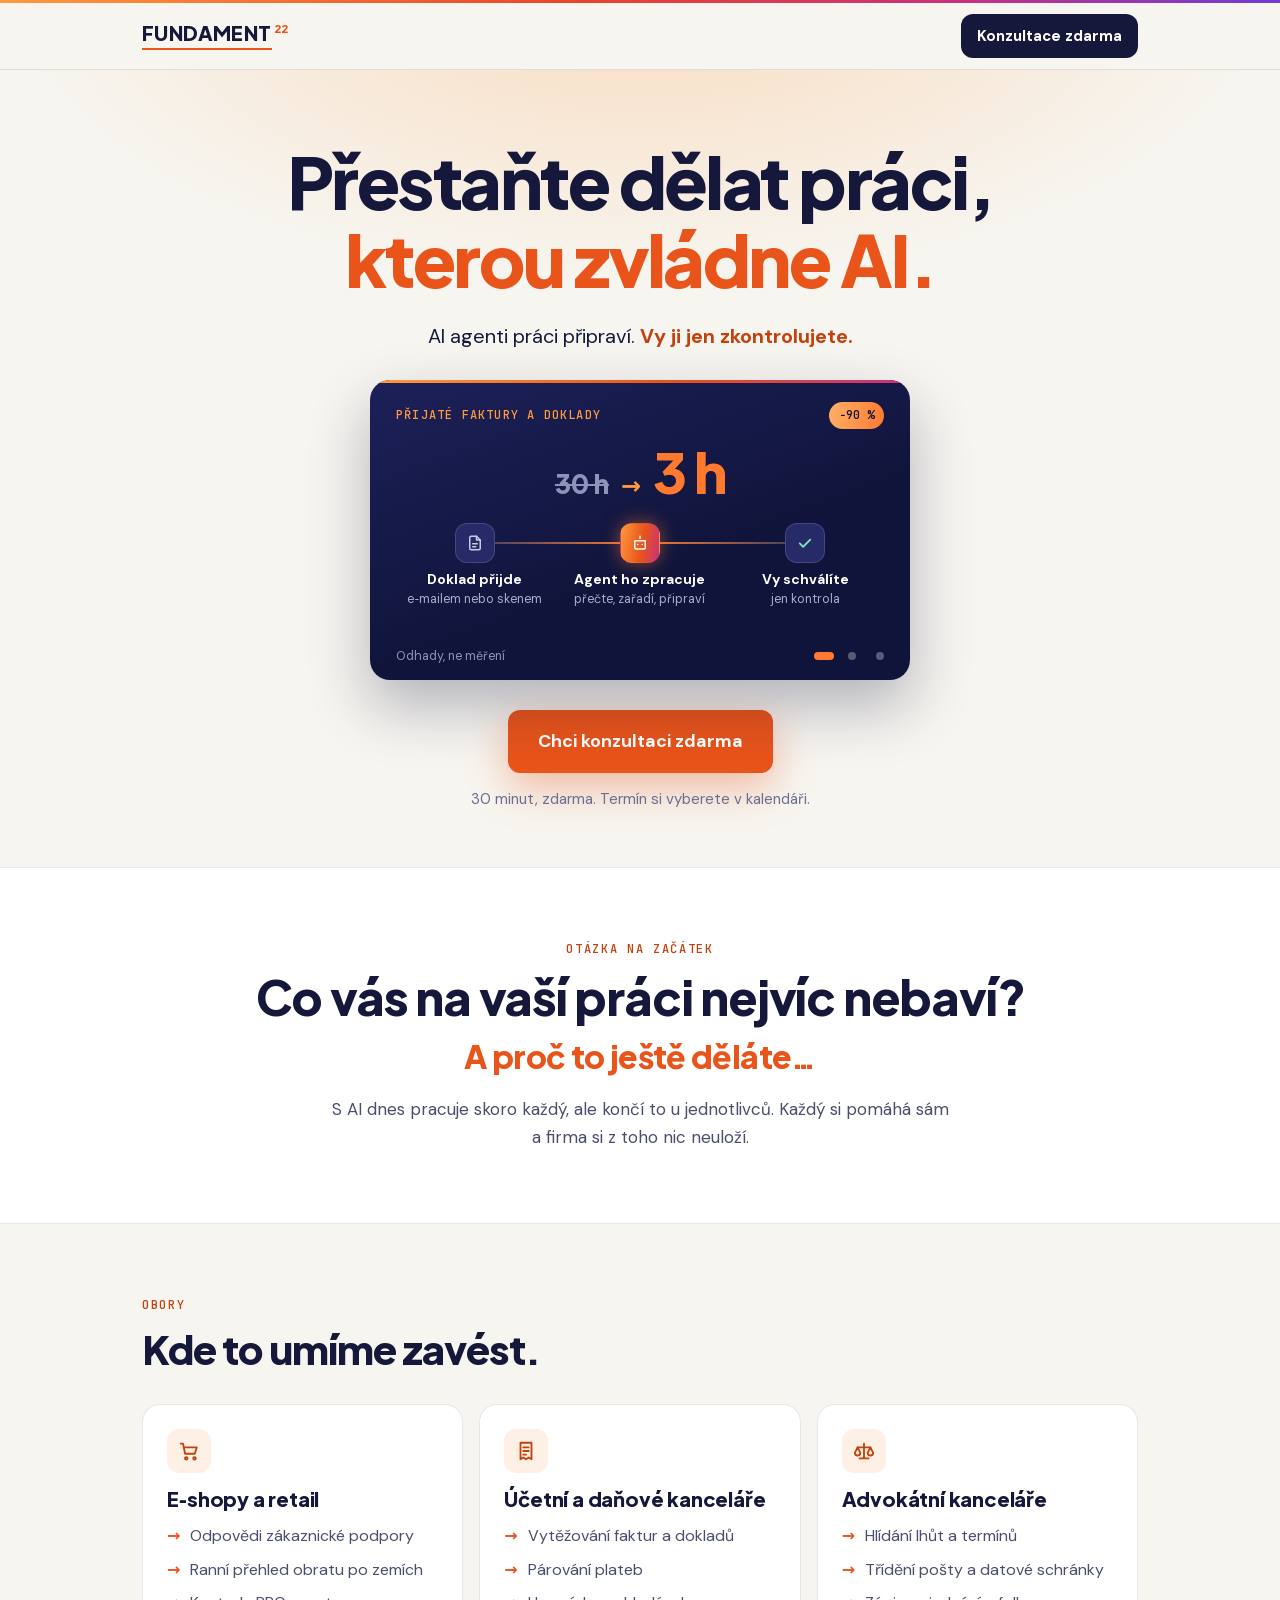
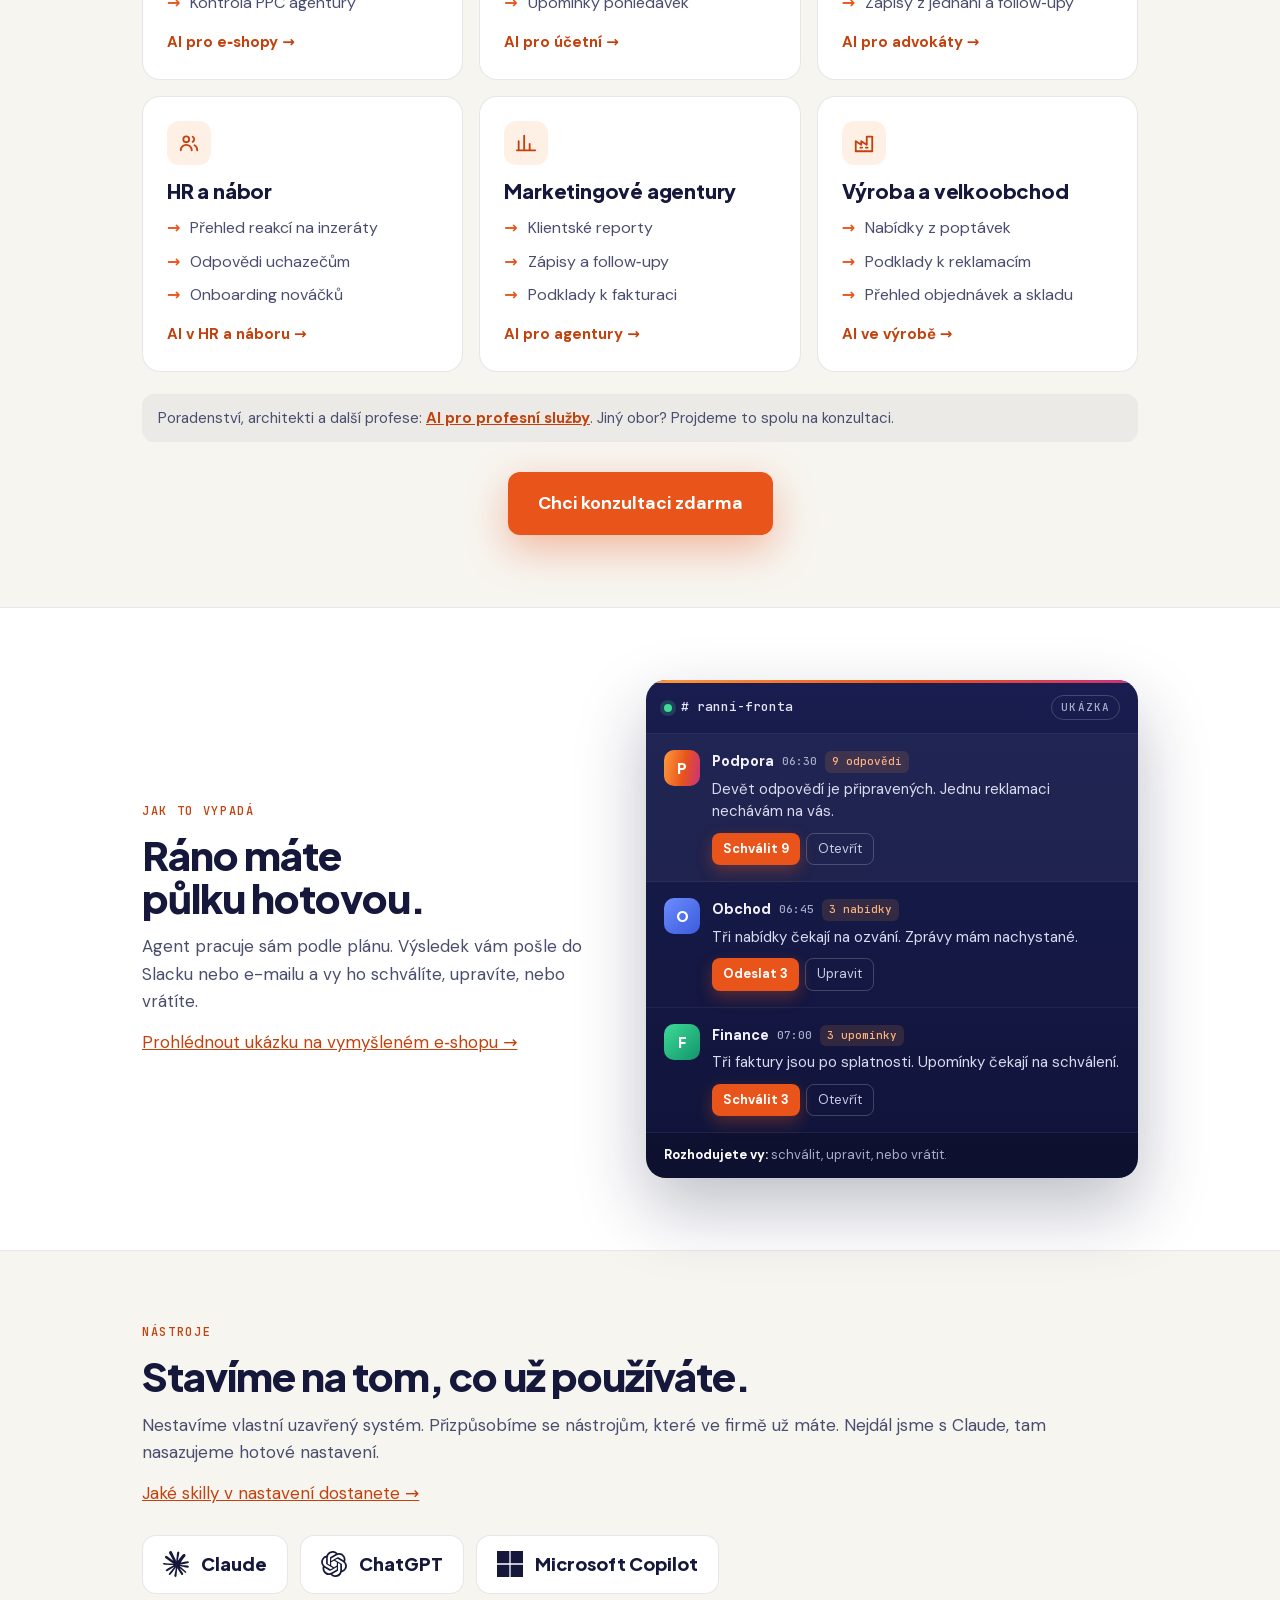
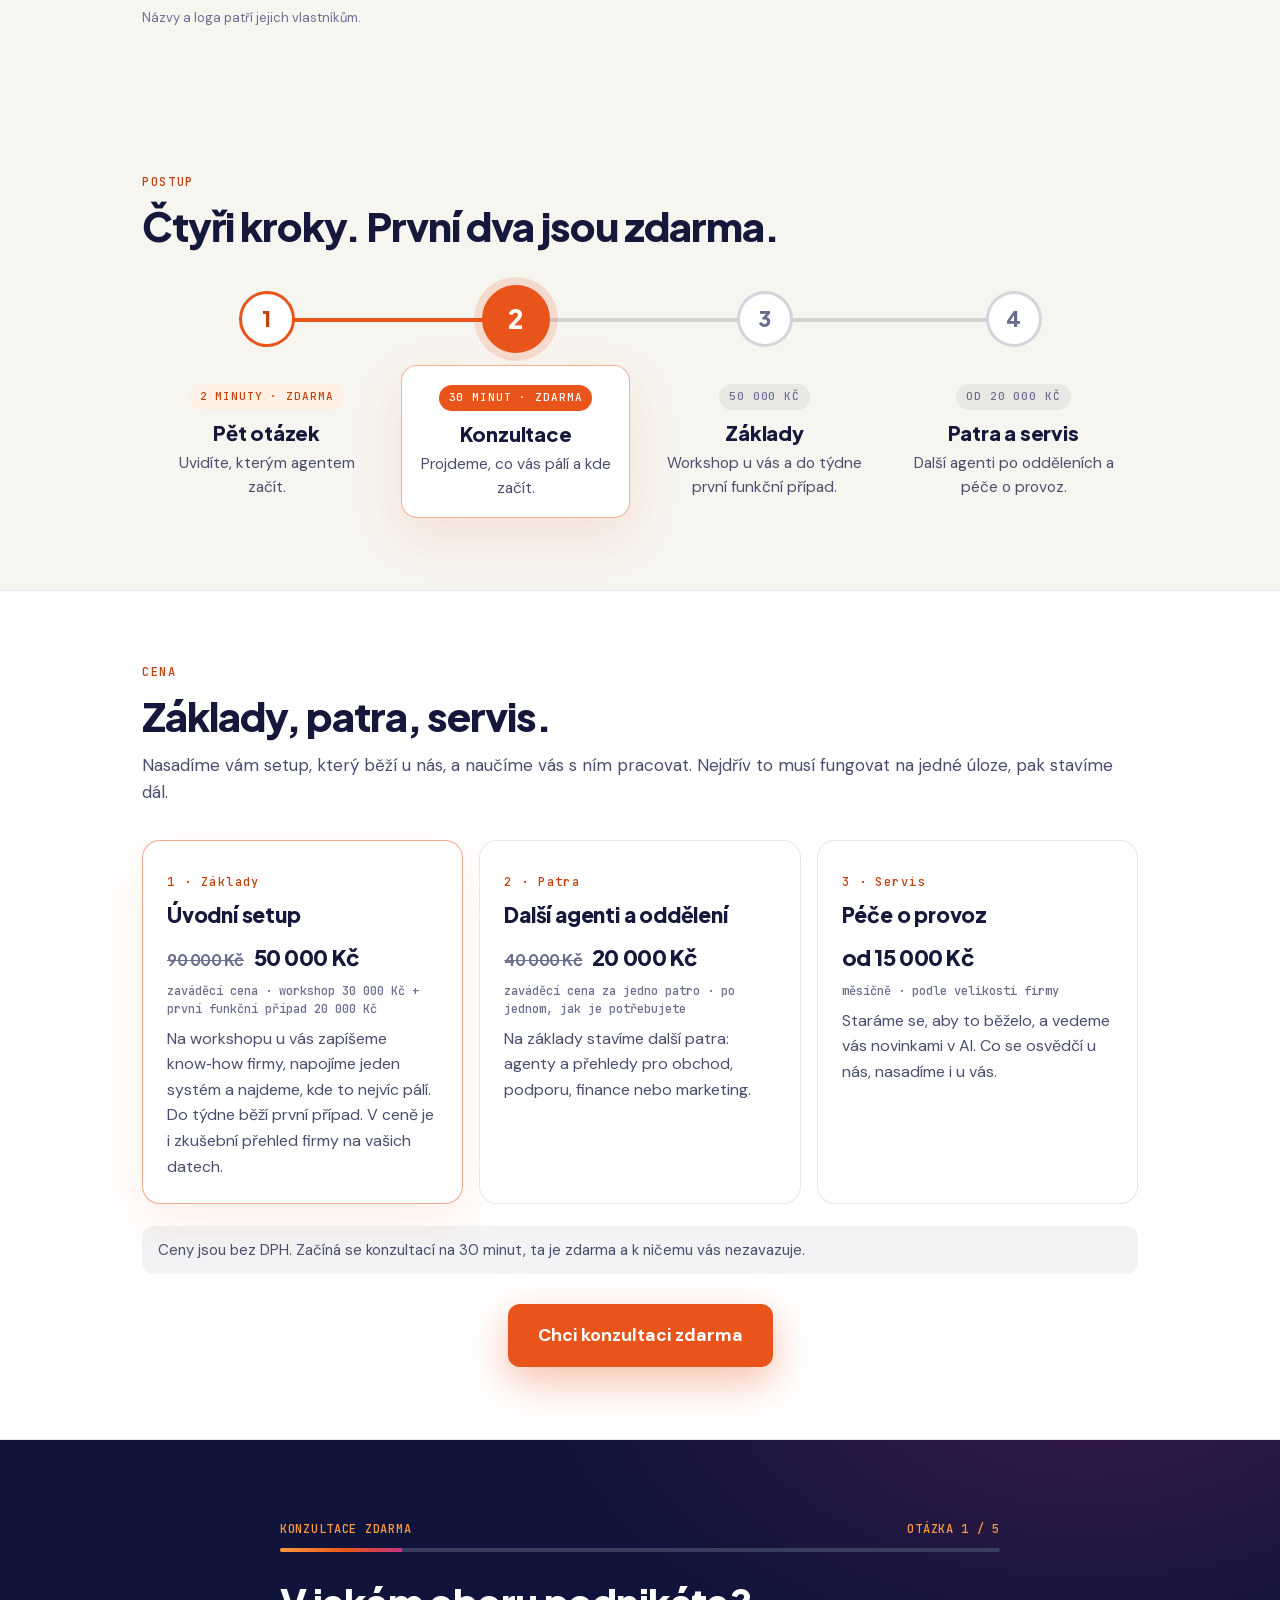
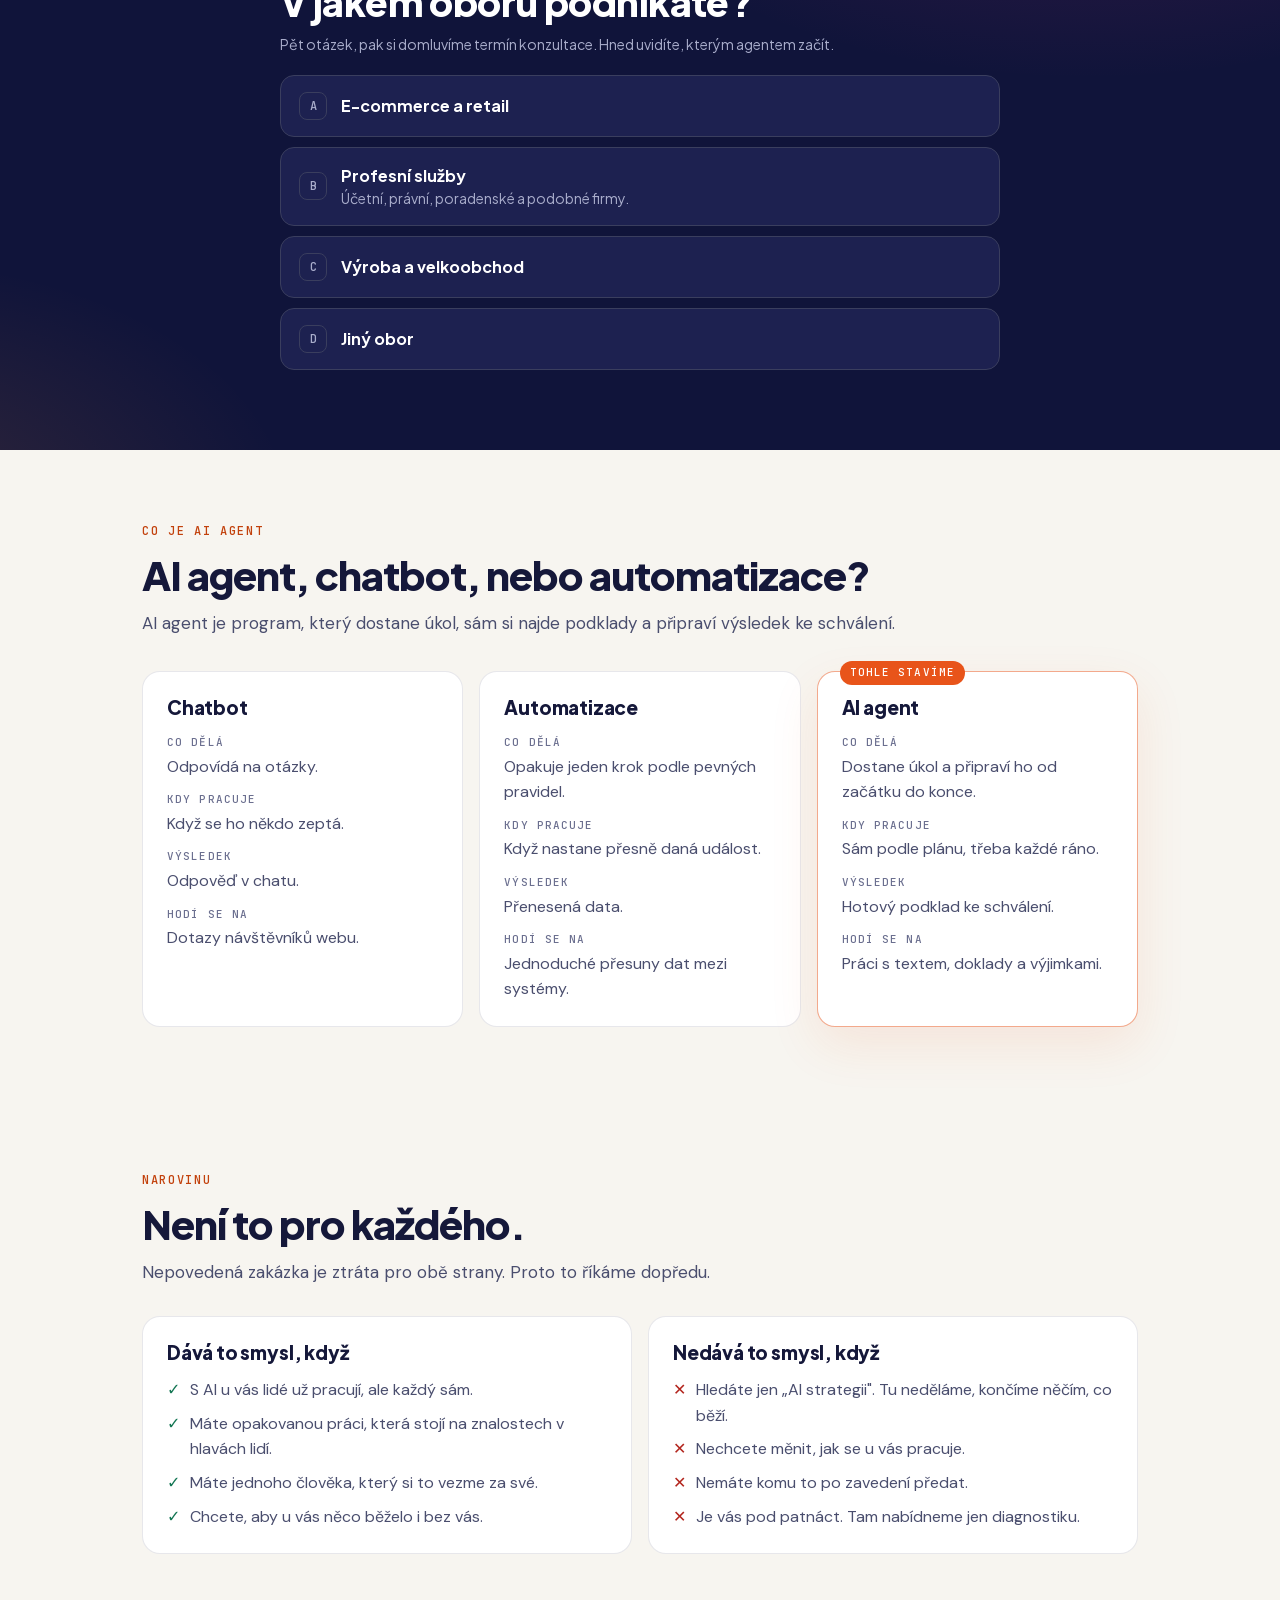
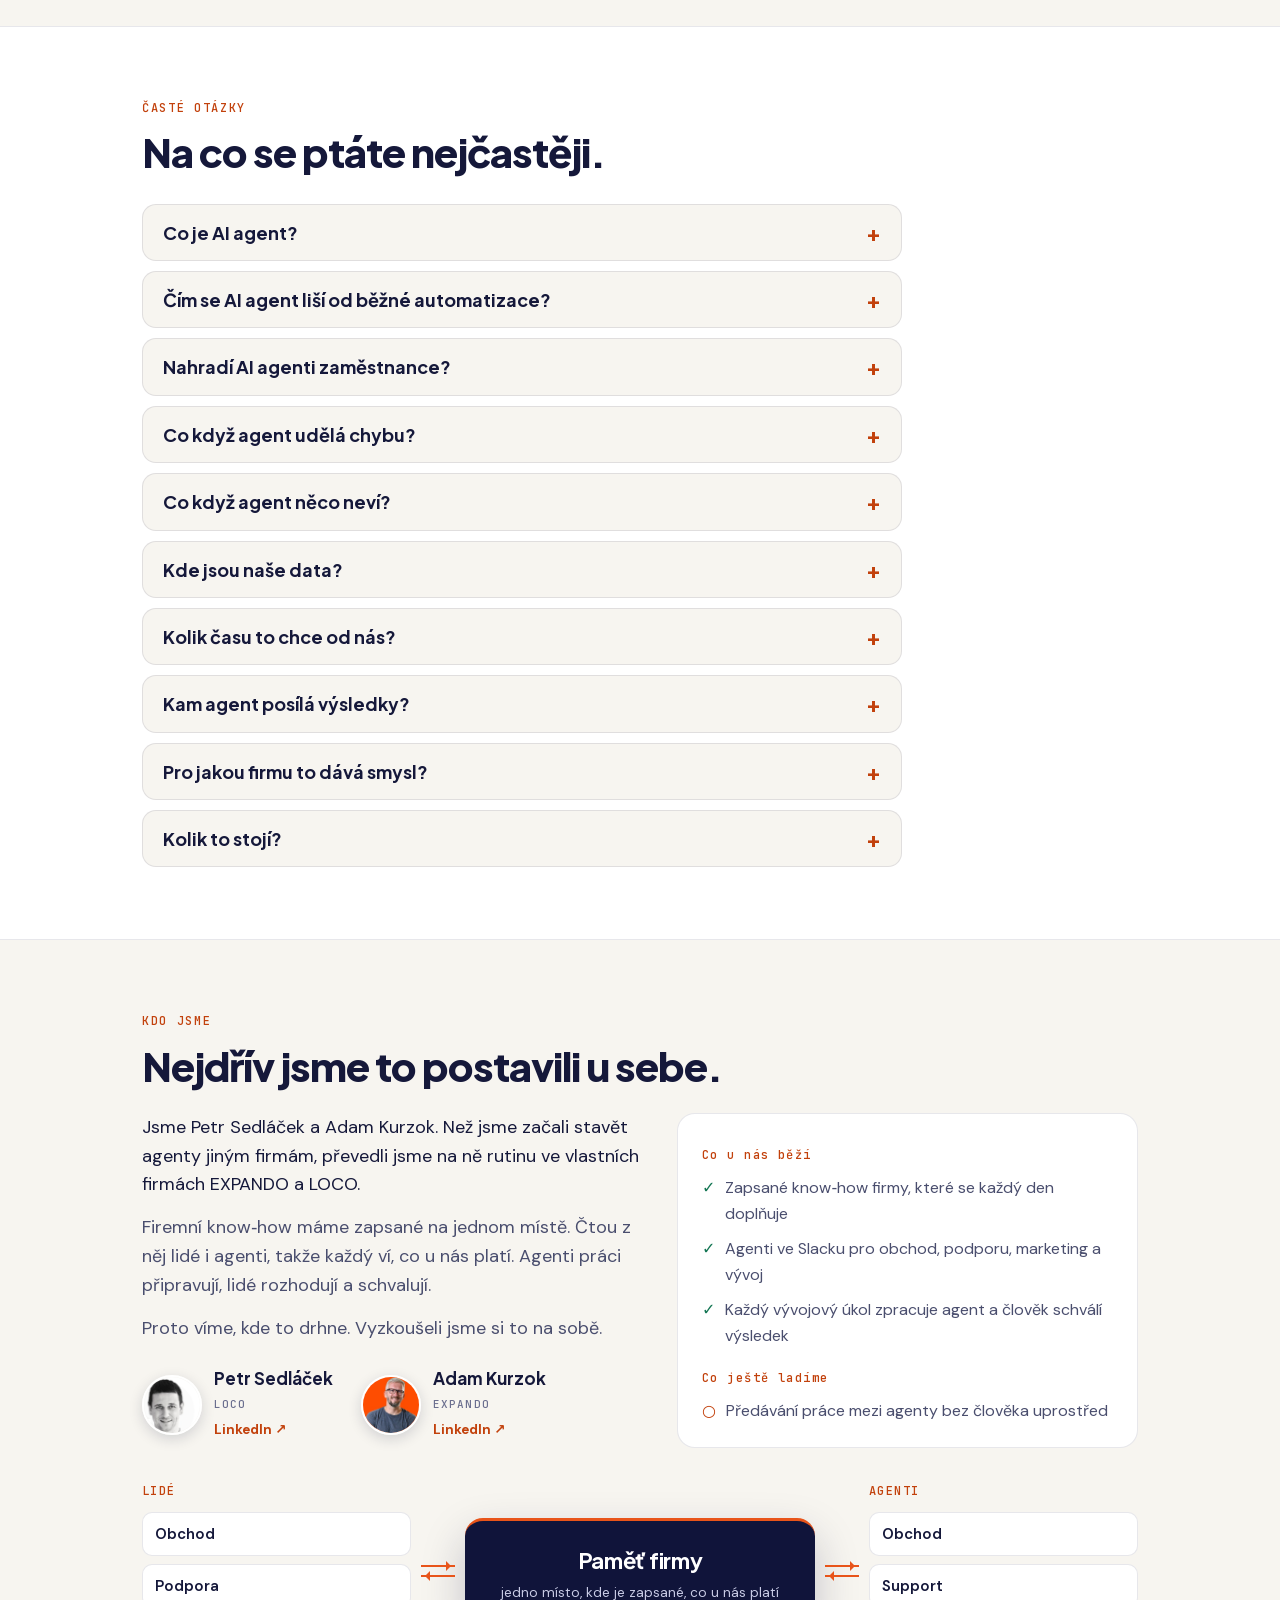
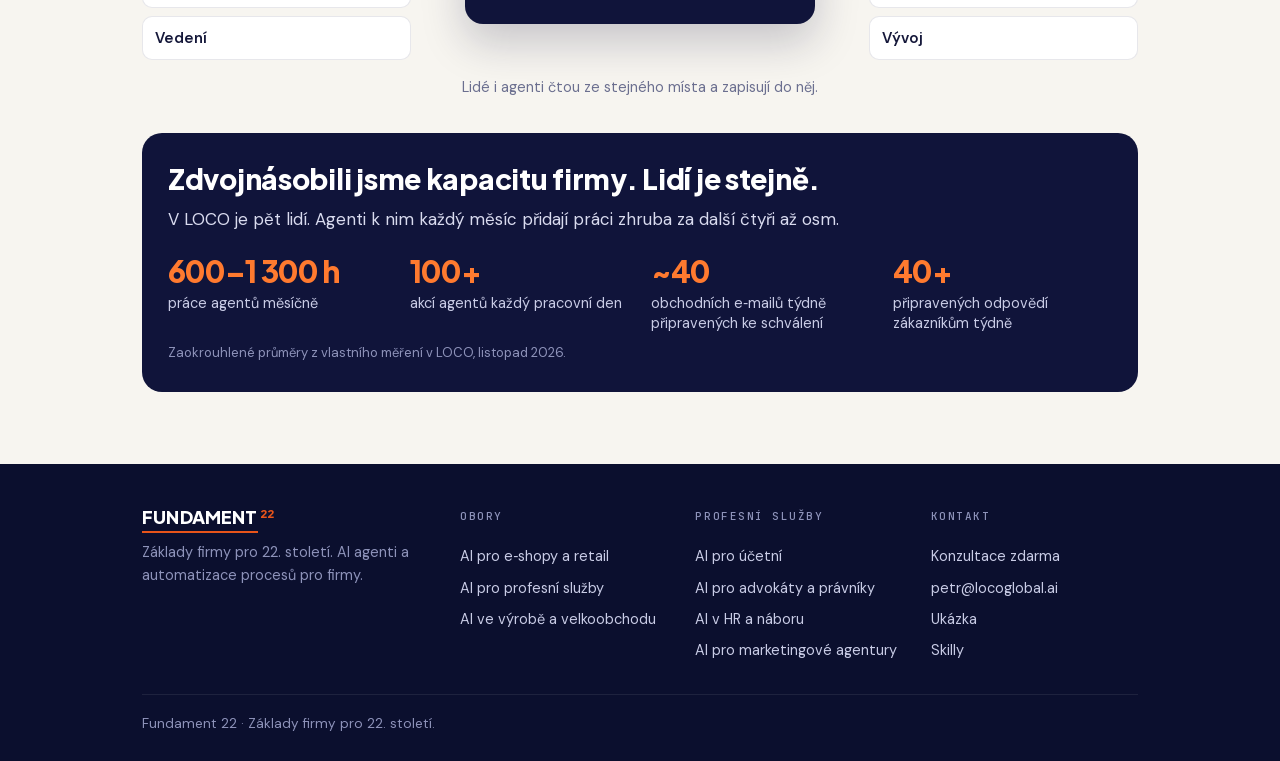
<file: start/index.html>
<!doctype html>
<html lang="cs">
<head>
<meta charset="utf-8">
<meta name="viewport" content="width=device-width, initial-scale=1">
<title>AI pro firmy: AI agenti a automatizace procesů | Fundament 22</title>
<meta name="description" content="Zavedeme AI do vaší firmy. AI agenti připraví doklady, odpovědi zákazníkům, reporty a upomínky, vy jen schvalujete. Konzultace 30 minut zdarma.">
<meta name="keywords" content="AI pro firmy, AI agenti, AI agenti pro firmy, AI automatizace, automatizace procesů, automatizace firemních procesů, zavedení AI do firmy, implementace AI, AI asistent, AI konzultace, umělá inteligence pro firmy">
<meta name="robots" content="noindex, nofollow">
<link rel="canonical" href="https://adamku8.github.io/fundament22/start/">
<meta property="og:type" content="website">
<meta property="og:locale" content="cs_CZ">
<meta property="og:site_name" content="Fundament 22">
<meta property="og:title" content="Přestaňte dělat práci, kterou zvládne AI — Fundament 22">
<meta property="og:description" content="Pět otázek a uvidíte tři agenty, kteří by u vás mohli běžet první. Konzultace 30 minut zdarma.">
<meta property="og:url" content="https://adamku8.github.io/fundament22/start/">
<meta property="og:image" content="https://adamku8.github.io/fundament22/assets/og-start.png">
<meta property="og:image:width" content="1200">
<meta property="og:image:height" content="630">
<meta name="twitter:card" content="summary_large_image">
<meta name="theme-color" content="#F7F5F0">
<link rel="icon" href="../assets/favicon.svg" type="image/svg+xml">
<link rel="apple-touch-icon" href="../assets/apple-touch-icon.png">
<link rel="preload" href="../assets/fonts/PlusJakartaSans-latin-ext-4.woff2" as="font" type="font/woff2" crossorigin>
<link rel="stylesheet" href="../assets/fonts.css">
<script type="application/ld+json">
{"@context":"https://schema.org","@graph":[
{"@type":"WebPage","name":"Fundament 22 — rutinu udělají AI agenti, vy schvalujete","url":"https://adamku8.github.io/fundament22/start/","inLanguage":"cs","isPartOf":{"@type":"WebSite","name":"Fundament 22","url":"https://adamku8.github.io/fundament22/"}},
{"@type":"Service","name":"AI agenti pro firmy","description":"Zapsané know-how firmy a AI agenti, kteří připravují práci ke schválení.","areaServed":"CZ","provider":{"@type":"Organization","name":"Fundament 22"},"offers":{"@type":"Offer","name":"Úvodní konzultace 30 minut","price":"0","priceCurrency":"CZK"}}
]}
</script>
<style>
:root{--bg:#F7F5F0;--ink:#15183A;--ink2:#4A4E6E;--ink3:#6B6F8F;--line:rgba(21,24,58,.10);--or:#E8541A;--or2:#C2410C;--dark:#10143A;--card:#fff;
--disp:'Plus Jakarta Sans',system-ui,sans-serif;--mono:'JetBrains Mono',ui-monospace,monospace;--grad:linear-gradient(100deg,#FF9A3D,#E8541A 55%,#C8327E)}
*{box-sizing:border-box}
html{scroll-behavior:smooth;-webkit-text-size-adjust:100%}
body{margin:0;background:var(--bg);color:var(--ink);font-family:'DM Sans',system-ui,sans-serif;font-size:17px;line-height:1.6;-webkit-font-smoothing:antialiased}
a{color:var(--or2)}
.wrap{max-width:1040px;margin:0 auto;padding:0 22px}
.eyebrow{font-family:var(--mono);font-size:12px;letter-spacing:.14em;text-transform:uppercase;color:var(--or2);margin:0 0 12px}
h1,h2,h3{font-family:var(--disp);font-weight:800;letter-spacing:-.025em;line-height:1.08;margin:0;text-wrap:balance}
h1{font-size:clamp(36px,6.4vw,64px)}
h2{font-size:clamp(28px,4vw,40px)}
h3{font-size:19px;letter-spacing:-.01em;line-height:1.25}
p{margin:0}
.top{position:sticky;top:0;z-index:20;background:rgba(247,245,240,.86);backdrop-filter:blur(14px);-webkit-backdrop-filter:blur(14px);border-bottom:1px solid var(--line)}
.top::before{content:"";display:block;height:3px;background:linear-gradient(90deg,#FF9A3D,#E8442A 45%,#C8327E 75%,#6D3BD6)}
.top .wrap{display:flex;align-items:center;justify-content:space-between;gap:12px;padding-top:11px;padding-bottom:11px}
.logo{display:flex;align-items:center;gap:10px;text-decoration:none;color:var(--ink);font-family:var(--disp);font-weight:800;font-size:17px;letter-spacing:.01em;white-space:nowrap}
.logo .ai{color:var(--or)}
.top .btn{white-space:nowrap}
@media(max-width:420px){.logo{font-size:15px;gap:8px}.top .btn.sm{padding:9px 13px;font-size:14px}}
@media(max-width:375px){.logo{font-size:14px;gap:7px}.logo svg{width:23px;height:23px}.top .btn.sm{padding:8px 11px;font-size:13.5px}}
@media(max-width:340px){.logo{font-size:13px}.logo svg{display:none}}
.btn{display:inline-block;font-family:inherit;font-weight:700;font-size:16px;text-decoration:none;border-radius:12px;padding:14px 22px;background:var(--or);color:#fff;box-shadow:0 10px 30px rgba(232,84,26,.28);transition:transform .2s,box-shadow .2s}
.btn:hover{transform:translateY(-2px);box-shadow:0 14px 40px rgba(232,84,26,.38);color:#fff}
.btn.sm{padding:10px 16px;font-size:15px;box-shadow:none;background:var(--ink)}
.btn.ghost{background:#fff;color:var(--ink);box-shadow:none;border:1px solid rgba(21,24,58,.16)}
a:focus-visible,button:focus-visible{outline:2px solid var(--or);outline-offset:3px;border-radius:8px}
section{padding:72px 0}
.hero{padding:72px 0 56px;text-align:center}
.hero h1 span{color:var(--or)}
.hero .lead{max-width:640px;margin:22px auto 0;font-size:19px;color:var(--ink2)}
.cta{display:flex;flex-wrap:wrap;gap:12px;justify-content:center;margin-top:30px}
.pills{display:flex;flex-wrap:wrap;gap:8px 22px;justify-content:center;list-style:none;padding:0;margin:26px 0 0;font-size:14.5px;color:var(--ink3)}
.pills li::before{content:"●";color:var(--or);font-size:9px;margin-right:8px;vertical-align:2px}
.split{display:grid;gap:36px;align-items:center}
@media(min-width:860px){.split{grid-template-columns:1fr 1.05fr}}
.sub{margin-top:14px;color:var(--ink2)}
.white{background:#fff;border-top:1px solid var(--line);border-bottom:1px solid var(--line)}
.queue{position:relative;background:linear-gradient(180deg,#191D4F,#10143A);color:#F3F1FA;border-radius:20px;overflow:hidden;box-shadow:0 30px 70px rgba(21,24,58,.28)}
.queue::before{content:"";position:absolute;inset:0 0 auto 0;height:3px;background:var(--grad)}
.queue .qh{display:flex;justify-content:space-between;align-items:center;gap:10px;padding:15px 18px 13px;border-bottom:1px solid rgba(255,255,255,.08);font-size:13px;color:#A9ADCB}
.queue .ch{display:flex;align-items:center;gap:9px;font-family:var(--mono);color:#E4E6F5}
.queue .ch i{width:8px;height:8px;border-radius:50%;background:#3DDC97;box-shadow:0 0 0 4px rgba(61,220,151,.18)}
.queue .st{font-family:var(--mono);font-size:11px;letter-spacing:.1em;text-transform:uppercase;border:1px solid rgba(255,255,255,.18);border-radius:999px;padding:3px 9px}
.queue .m{display:flex;gap:12px;padding:16px 18px;border-bottom:1px solid rgba(255,255,255,.06)}
.queue .m.hot{background:rgba(255,255,255,.04)}
.queue .mb{flex:1;min-width:0}
.queue .mh{display:flex;flex-wrap:wrap;align-items:center;gap:4px 8px}
.av{flex:none;width:36px;height:36px;border-radius:10px;background:var(--grad);display:grid;place-items:center;font-family:var(--disp);font-weight:800;font-size:14px;color:#fff}
.av.b{background:linear-gradient(135deg,#6C8CFF,#3B5BDB)}.av.g{background:linear-gradient(135deg,#3DDC97,#12936A)}
.queue b{font-size:14.5px}.queue time{font-family:var(--mono);font-size:11px;color:#A9ADCB}
.queue .chip{font-family:var(--mono);font-size:11px;color:#FFB27A;background:rgba(255,154,61,.13);border-radius:6px;padding:2px 7px}
.queue .m p{font-size:15px;line-height:1.5;color:#D9DBEF;margin-top:4px}
.queue .act{display:flex;flex-wrap:wrap;gap:6px;margin-top:10px}
.queue .ok{font-size:13px;font-weight:700;color:#fff;background:var(--or);border-radius:8px;padding:6px 11px;box-shadow:0 6px 16px rgba(232,84,26,.32)}
.queue .no{font-size:13px;color:#C9CCE6;border:1px solid rgba(255,255,255,.2);border-radius:8px;padding:5px 11px}
.queue .qf{padding:12px 18px;font-size:13px;color:#A9ADCB;background:rgba(0,0,0,.2)}
.queue .qf b{color:#fff;font-size:13px}
.queue.anim .m{opacity:0;transform:translateY(12px)}
.queue.anim.in .m{opacity:1;transform:none;transition:opacity .5s ease,transform .5s ease}
.queue.anim.in .m:nth-child(3){transition-delay:.3s}.queue.anim.in .m:nth-child(4){transition-delay:.6s}
.ob h3 a{color:inherit;text-decoration:none}.ob h3 a:hover{color:var(--or2)}
.ob .more{display:inline-block;margin-top:14px;font-weight:700;font-size:15px;text-decoration:none}
.grid3{display:grid;gap:16px;margin-top:34px}
@media(min-width:760px){.grid3{grid-template-columns:repeat(3,1fr)}}
.card{background:var(--card);border:1px solid var(--line);border-radius:18px;padding:24px}
.card .n{font-family:var(--mono);font-size:12px;letter-spacing:.12em;color:var(--or2);margin-bottom:10px}
.card p{margin-top:8px;font-size:16px;color:var(--ink2)}
.card .price{font-family:var(--disp);font-weight:800;font-size:22px;letter-spacing:-.02em;margin-top:12px;color:var(--ink)}
.card.hl{border-color:rgba(232,84,26,.5);box-shadow:0 18px 50px rgba(232,84,26,.10)}
.fit{display:grid;gap:16px;margin-top:30px}
@media(min-width:760px){.fit{grid-template-columns:1fr 1fr}}
.fit ul{list-style:none;padding:0;margin:12px 0 0;display:grid;gap:8px;font-size:16px;color:var(--ink2)}
.fit li{display:flex;gap:10px}.fit li::before{flex:none;font-weight:800}
.fit .yes li::before{content:"✓";color:#127552}.fit .nope li::before{content:"✕";color:#B3261E}
.demo{display:flex;flex-wrap:wrap;gap:18px 30px;align-items:center;justify-content:space-between}
.demo p{color:var(--ink2);margin-top:8px;max-width:560px}
.hero{background:radial-gradient(900px 420px at 50% -80px,rgba(255,154,61,.28),transparent 70%)}
.hero h1{font-size:clamp(38px,7vw,72px);letter-spacing:-.035em}
.hero .lead{font-size:20px;color:var(--ink)}
.hero .lead b{color:var(--or2)}
.free{display:inline-flex;align-items:center;gap:12px;margin-bottom:26px;padding:6px 18px 6px 6px;border-radius:999px;background:#fff;border:1px solid rgba(232,84,26,.35);box-shadow:0 8px 26px rgba(232,84,26,.14);font-weight:600;font-size:15.5px;color:var(--ink);text-decoration:none}
.free b{background:var(--or);color:#fff;border-radius:999px;padding:5px 13px;font-family:var(--mono);font-size:12px;letter-spacing:.12em;text-transform:uppercase}
.btn.big{font-size:18px;padding:17px 30px;box-shadow:0 14px 40px rgba(232,84,26,.38)}
.btn.white{background:#fff;color:var(--or2);box-shadow:0 10px 30px rgba(0,0,0,.18);white-space:nowrap}
.btn.white:hover{color:var(--or2)}
.flow{list-style:none;padding:0;margin:44px 0 0;display:grid;grid-template-columns:repeat(4,1fr);gap:0;position:relative}
.flow::before{content:"";position:absolute;left:12.5%;right:12.5%;top:27px;height:4px;border-radius:4px;background:linear-gradient(90deg,var(--or) 0,var(--or) 34%,rgba(21,24,58,.16) 34%)}
.flow li{position:relative;padding:0 10px;text-align:center}
.flow .dot{position:relative;z-index:1;display:grid;place-items:center;width:56px;height:56px;margin:0 auto 18px;border-radius:50%;background:#fff;border:3px solid rgba(21,24,58,.18);font-family:var(--disp);font-weight:800;font-size:21px;color:var(--ink3)}
.flow .free1 .dot{border-color:var(--or);color:var(--or2)}
.flow .main .dot{background:var(--or);border-color:var(--or);color:#fff;width:68px;height:68px;margin-top:-6px;margin-bottom:12px;font-size:26px;box-shadow:0 0 0 8px rgba(232,84,26,.16)}
.flow .tag{display:inline-block;font-family:var(--mono);font-size:11px;letter-spacing:.08em;text-transform:uppercase;color:var(--ink3);background:rgba(21,24,58,.06);border-radius:999px;padding:4px 10px;margin-bottom:10px}
.flow .free1 .tag{background:#FFF0E6;color:var(--or2)}
.flow .main .tag{background:var(--or);color:#fff}
.flow h3{font-size:20px}
.flow p{font-size:15.5px;color:var(--ink2);margin-top:6px}
.flow .main .fb{background:#fff;border:1px solid rgba(232,84,26,.45);border-radius:16px;padding:16px 14px;box-shadow:0 18px 50px rgba(232,84,26,.12)}
.flow li:not(.main) .fb{padding:16px 6px}
.flownote{margin-top:26px;text-align:center;font-weight:600;color:var(--ink2)}
@media(max-width:820px){
.flow{grid-template-columns:1fr;gap:18px;margin-top:32px}
.flow::before{left:27px;right:auto;top:28px;bottom:60px;width:4px;height:auto;background:linear-gradient(180deg,var(--or) 0,var(--or) 34%,rgba(21,24,58,.16) 34%)}
.flow li{display:flex;gap:16px;text-align:left;padding:0;align-items:flex-start}
.flow .dot,.flow .main .dot{flex:none;width:56px;height:56px;margin:0;font-size:21px}
.flow li:not(.main) .fb{padding:4px 0 0}
.flow .fb{flex:1}
}
.band{background:var(--or);color:#fff;padding:52px 0;background-image:linear-gradient(100deg,#FF8A2A,#E8541A 50%,#C8327E)}
.band .wrap{display:flex;flex-wrap:wrap;gap:22px 40px;align-items:center;justify-content:space-between}
.band h2{color:#fff;font-size:clamp(28px,4.4vw,44px)}
.band p{margin-top:10px;font-size:18px;max-width:560px;color:#FFE9DC}
.herostat{display:inline-flex;align-items:center;gap:14px;margin:26px auto 0;padding:14px 22px;border-radius:18px;background:var(--dark);color:#fff;text-decoration:none;box-shadow:0 18px 50px rgba(21,24,58,.22)}
.herostat .was,.uc .was{font-family:var(--disp);font-weight:800;color:#8E93BA;text-decoration:line-through;text-decoration-thickness:2px}
.herostat .was{font-size:28px}.herostat .arr{color:#FF9A3D;font-size:24px;font-weight:800}
.herostat .now{font-family:var(--disp);font-weight:800;font-size:44px;letter-spacing:-.03em;color:#FF7A2F;line-height:1}
.herostat .what{font-size:14px;line-height:1.35;color:#D9DBEF;text-align:left;border-left:1px solid rgba(255,255,255,.18);padding-left:14px}
.herostat .was,.herostat .now,.herostat .arr,.uc .nums span{white-space:nowrap}
@media(max-width:600px){.herostat{gap:10px;padding:12px 16px}.herostat .was{font-size:22px}.herostat .now{font-size:36px}.herostat .what{font-size:13px;padding-left:10px}}
.ucs{display:grid;gap:16px;margin-top:32px}
@media(min-width:640px){.ucs{grid-template-columns:1fr 1fr}}
@media(min-width:960px){.ucs{grid-template-columns:repeat(3,1fr)}}
.uc{background:#fff;border:1px solid var(--line);border-radius:18px;padding:22px}
.uc:first-child{border-color:rgba(232,84,26,.5);box-shadow:0 18px 50px rgba(232,84,26,.12)}
.uc .nums{display:flex;align-items:baseline;gap:10px;margin-top:12px}
.uc .was{font-size:22px;color:var(--ink3)}
.uc .arr{color:var(--or);font-weight:800;font-size:20px}
.uc .now{font-family:var(--disp);font-weight:800;font-size:40px;letter-spacing:-.03em;line-height:1;color:var(--or)}
.uc .per{font-family:var(--mono);font-size:11px;letter-spacing:.1em;text-transform:uppercase;color:var(--ink3);margin-left:2px}
.bars{position:relative;height:10px;margin:14px 0 12px}
.bars i{position:absolute;left:0;top:0;height:10px;border-radius:6px}
.bars .b1{width:100%;background:rgba(21,24,58,.10)}
.bars .b2{background:var(--or)}
.uc p{font-size:15.5px;color:var(--ink2)}
.est{margin-top:22px;font-size:15px;color:var(--ink2);background:rgba(21,24,58,.05);border-radius:12px;padding:12px 16px}
.est b{color:var(--ink)}
/* ---------- online analýza (formulář z FIREMNI AI) ---------- */
.az{background:var(--dark);color:#fff;padding:80px 0;background-image:radial-gradient(900px 500px at 85% -10%,rgba(200,50,126,.22),transparent 60%),radial-gradient(700px 420px at -10% 110%,rgba(255,154,61,.14),transparent 60%);scroll-margin-top:60px;
--line:#3a3e5e;--muted:#a9adcb;--soft:#d9dbef;--acard:#1d2150;--bg2:#15183a;--o1:#ff9a3d;font-family:var(--disp);font-size:16px;line-height:1.5}
.az .in{max-width:760px;margin:0 auto;padding:0 20px}
.az .hd{display:flex;justify-content:space-between;align-items:center;gap:10px;margin-bottom:10px}
.az .mono{font-family:var(--mono);letter-spacing:.06em;text-transform:uppercase;font-size:12px;color:var(--o1)}
.az .bar{height:4px;background:var(--line);border-radius:4px;overflow:hidden;margin:4px 0 28px}
.az .bar i{display:block;height:100%;width:0;background:var(--grad);transition:width .35s ease}
.az h2{font-size:clamp(26px,5.4vw,38px);line-height:1.15;margin:8px 0 10px;letter-spacing:-.015em;color:#fff}
.az h2:focus{outline:none}
.az h3{font-size:18px;margin:0 0 4px;font-weight:700;color:#fff}
.az p{margin:0 0 14px;color:var(--soft)}
.az .lead{font-size:18px;max-width:56ch}
.az .hint{color:var(--muted);font-size:14px}
.az .grad{background:var(--grad);-webkit-background-clip:text;background-clip:text;color:transparent}
.az .btn{appearance:none;border:0;cursor:pointer;font:inherit;font-weight:700;border-radius:12px;padding:15px 22px;min-height:52px;color:#fff;background:var(--grad);box-shadow:0 8px 28px rgba(232,84,26,.35)}
.az .btn:disabled{opacity:.4;cursor:not-allowed;box-shadow:none;transform:none}
.az .btn:focus-visible,.az .opt:focus-visible,.az input:focus-visible{outline:2px solid var(--o1);outline-offset:2px}
.az .row{display:flex;gap:10px;flex-wrap:wrap;align-items:center;margin-top:22px}
.az .pills{justify-content:flex-start;color:var(--muted);margin-top:22px}
.az .pills li::before{color:var(--o1)}
.az .opts{display:grid;gap:10px;margin-top:20px}
.az .opt{appearance:none;font:inherit;text-align:left;color:#fff;background:var(--acard);border:1px solid var(--line);border-radius:14px;padding:16px 18px;min-height:58px;cursor:pointer;display:flex;gap:14px;align-items:center;transition:border-color .15s}
.az .opt:hover{border-color:var(--o1)}
.az .opt[aria-pressed="true"]{border-color:var(--o1);background:#262a60}
.az .opt b{font-weight:700;display:block}
.az .opt small{color:var(--muted);font-size:14px;display:block}
.az .opt .k{flex:none;width:28px;height:28px;border-radius:8px;border:1px solid var(--line);display:grid;place-items:center;font-family:var(--mono);font-size:12px;color:var(--muted)}
.az .opt[aria-pressed="true"] .k{background:var(--grad);border-color:transparent;color:#fff}
.az .card{background:var(--acard);border:1px solid var(--line);border-radius:16px;padding:20px}
.az .verdict{border-left:4px solid var(--o1)}
.az .tasks{display:grid;gap:10px;margin:16px 0 0;padding:0;list-style:none}
.az .task{display:flex;gap:14px;align-items:flex-start;background:var(--bg2);border:1px solid var(--line);border-radius:14px;padding:14px 16px}
.az .task .n{flex:none;font-family:var(--mono);color:var(--o1);font-size:13px;padding-top:3px}
.az .task p{margin:0;font-size:15px}
.az .locked{position:relative;margin-top:10px}
.az .locked .blur{filter:blur(6px);opacity:.55;pointer-events:none;user-select:none;max-height:104px;overflow:hidden}
.az .locked .veil{position:absolute;inset:0;display:grid;place-items:center;text-align:center;padding:16px}
.az .veil span{background:rgba(16,20,58,.85);border:1px solid var(--line);border-radius:999px;padding:8px 14px;font-size:14px;font-weight:600}
.az form{display:grid;gap:12px;margin-top:14px}
.az label{display:grid;gap:6px;font-size:14px;color:var(--soft);font-weight:600}
.az input{font:inherit;font-size:16px;color:#fff;background:var(--bg2);border:1px solid var(--line);border-radius:12px;padding:14px;min-height:52px;width:100%}
.az input::placeholder{color:#6b6f8f}
.az .two{display:grid;gap:12px}
@media(min-width:620px){.az .two{grid-template-columns:1fr 1fr}.az .opts.c2{grid-template-columns:1fr 1fr}}
.az .err{color:#ff8f8f;font-size:14px;min-height:20px;margin:0}
.az .legal{font-size:12.5px;color:var(--muted);margin:0}
.az .slack{background:#0c0f2c;border:1px solid var(--line);border-radius:16px;overflow:hidden;margin-top:16px}
.az .slack .top{position:static;display:flex;justify-content:space-between;gap:8px;padding:12px 16px;border-bottom:1px solid var(--line);font-size:13px;color:var(--muted);background:none;backdrop-filter:none}
.az .slack .top::before{display:none}
.az .msg{display:flex;gap:12px;padding:14px 16px;border-bottom:1px solid rgba(58,62,94,.5)}
.az .msg:last-child{border-bottom:0}
.az .msg b{font-size:14px}
.az .msg time{font-family:var(--mono);font-size:11px;color:var(--muted);margin-left:8px}
.az .msg p{margin:2px 0 0;font-size:15px}
.az .note{border:1px dashed var(--o1);border-radius:12px;padding:12px 14px;font-size:14px;color:var(--soft);margin-top:14px}
.az .steps{counter-reset:s;display:grid;gap:10px;margin:14px 0 0;padding:0;list-style:none}
.az .steps li{counter-increment:s;display:flex;gap:12px;font-size:15px;color:var(--soft)}
.az .steps li::before{content:counter(s);flex:none;width:26px;height:26px;border-radius:50%;border:1px solid var(--o1);color:var(--o1);display:grid;place-items:center;font-family:var(--mono);font-size:12px}
.az a{color:var(--o1)}
.az .back{background:none;border:0;color:var(--muted);font:inherit;font-size:14px;cursor:pointer;padding:10px 0;margin-top:14px}
.az .fade{animation:azf .3s ease}
@keyframes azf{from{transform:translateY(8px)}to{transform:none}}
.az section{padding:0}.az section+section{margin-top:22px}
footer{background:#0B0F2E;color:#8E93BA;padding:28px 0;font-size:14px}
footer .wrap{display:flex;flex-wrap:wrap;gap:10px 24px;justify-content:space-between;align-items:center}
footer a{color:#C9CCE6}
.micro{margin-top:14px;font-size:15px;color:var(--ink3)}
.saves{max-width:540px;margin:28px auto 0;background:var(--dark);color:#fff;border-radius:20px;box-shadow:0 18px 50px rgba(21,24,58,.22);overflow:hidden;text-align:left}
.saves .track{display:flex;overflow-x:auto;scroll-snap-type:x mandatory;scrollbar-width:none;overscroll-behavior-x:contain}
.saves .track::-webkit-scrollbar{display:none}
.saves .slide{flex:0 0 100%;scroll-snap-align:start;padding:22px 26px 6px}
.saves .k{font-family:var(--mono);font-size:12px;letter-spacing:.1em;text-transform:uppercase;color:#FF9A3D}
.saves .nums{display:flex;align-items:baseline;gap:12px;margin-top:10px;white-space:nowrap}
.saves .was{font-family:var(--disp);font-weight:800;font-size:26px;color:#8E93BA;text-decoration:line-through;text-decoration-thickness:2px}
.saves .arr{color:#FF9A3D;font-size:24px;font-weight:800}
.saves .now{font-family:var(--disp);font-weight:800;font-size:48px;letter-spacing:-.03em;line-height:1;color:#FF7A2F}
.saves .per{font-family:var(--mono);font-size:11px;letter-spacing:.1em;text-transform:uppercase;color:#A9ADCB}
.saves .slide>p:last-child{margin-top:12px;font-size:16px;line-height:1.45;color:#D9DBEF}
.saves .foot{display:flex;align-items:center;justify-content:space-between;gap:12px;padding:6px 16px 10px 26px;font-size:12.5px;color:#8E93BA}
.saves .dots{display:flex}
.saves .dots button{appearance:none;border:0;background:none;padding:0;width:28px;height:28px;display:grid;place-items:center;cursor:pointer}
.saves .dots button::before{content:"";width:8px;height:8px;border-radius:8px;background:rgba(255,255,255,.3);transition:width .25s,background .25s}
.saves .dots button[aria-current="true"]::before{width:20px;background:#FF7A2F}
.saves .dots button:focus-visible{outline:2px solid #FF9A3D;outline-offset:-4px}
@media(max-width:600px){.saves{margin-top:22px}.saves .slide{padding:18px 20px 4px}.saves .was{font-size:22px}.saves .now{font-size:42px}.saves .slide>p:last-child{font-size:15.5px}.saves .foot{padding-left:20px}}
.ob ul{list-style:none;padding:0;margin:12px 0 0;display:grid;gap:8px;font-size:16px;color:var(--ink2)}
.ob li{display:flex;gap:10px}.ob li::before{content:"→";flex:none;color:var(--or);font-weight:800}
@media(max-width:759px){.ob{gap:12px;margin-top:22px}.ob .card{padding:18px 20px}.ob ul{gap:6px;font-size:15.5px}}
.az .verdict h2{font-size:clamp(22px,4.6vw,30px);margin:0 0 6px}
.az .cal{display:inline-block;text-decoration:none;color:#fff;margin-top:6px}
@media(max-width:639px){
.ucs{gap:0;margin-top:22px;background:#fff;border:1px solid var(--line);border-radius:18px;padding:2px 18px}
.uc,.uc:first-child{display:grid;grid-template-columns:1fr auto;align-items:center;gap:8px 12px;padding:14px 0;border:0;border-bottom:1px solid var(--line);border-radius:0;box-shadow:none;background:none}
.uc:last-child{border-bottom:0}
.uc h3{font-size:16px}
.uc .nums{margin:0;gap:6px;justify-content:flex-end;flex-wrap:wrap}
.uc .was{font-size:15px}.uc .arr{font-size:14px}.uc .now{font-size:24px}
.uc .per{flex-basis:100%;text-align:right;margin:0;font-size:10px}
.uc .bars{grid-column:1/-1;margin:0;height:6px}.uc .bars i{height:6px}
.uc p{display:none}
}
@media(max-width:600px){section{padding:44px 0}.hero{padding:40px 0 40px}.btn{width:100%;text-align:center}.top .btn{width:auto}.az{padding:44px 0 52px}.az .cal{width:100%;text-align:center}
.free{margin-bottom:20px}.flow{gap:14px;margin-top:26px}.flownote{margin-top:20px}.queue .m{padding:12px 16px}.az .bar{margin-bottom:20px}}
@media(prefers-reduced-motion:reduce){*{animation:none!important;transition:none!important}html{scroll-behavior:auto}}
.saves{position:relative;background:linear-gradient(160deg,#1C2058 0%,#10143A 62%);box-shadow:0 26px 60px rgba(21,24,58,.3)}
.saves::before{content:"";position:absolute;inset:0 0 auto 0;height:3px;background:var(--grad);z-index:1}
.saves .sh{display:flex;justify-content:space-between;align-items:center;gap:10px}
.saves .pct{flex:none;font-family:var(--mono);font-size:12px;font-weight:700;color:#10143A;background:linear-gradient(100deg,#FFB067,#FF7A2F);border-radius:999px;padding:4px 10px;white-space:nowrap}
.saves .tb{display:grid;gap:7px;margin-top:16px}
.saves .br{display:grid;grid-template-columns:82px 1fr;align-items:center;gap:10px;font-family:var(--mono);font-size:11px;letter-spacing:.06em;text-transform:uppercase;color:#8E93BA}
.saves .br i{display:block;height:8px;border-radius:8px;background:rgba(255,255,255,.16)}
.saves .br.on{color:#FFB27A}
.saves .br.on i{background:var(--grad);box-shadow:0 0 14px rgba(255,122,47,.5)}
.cmp{display:grid;gap:16px;margin-top:34px}
@media(min-width:760px){.cmp{grid-template-columns:repeat(3,1fr)}}
.cmp .card{position:relative}
.cmp dl{margin:14px 0 0;display:grid;gap:12px}
.cmp dt{font-family:var(--mono);font-size:11px;letter-spacing:.1em;text-transform:uppercase;color:var(--ink3)}
.cmp dd{margin:2px 0 0;font-size:16px;color:var(--ink2)}
.cmp .pick{position:absolute;top:-11px;left:22px;font-family:var(--mono);font-size:11px;letter-spacing:.1em;text-transform:uppercase;color:#fff;background:var(--or);border-radius:999px;padding:3px 10px}
.faq{max-width:760px;margin:30px 0 0;display:grid;gap:10px}
.faq details{background:var(--bg);border:1px solid var(--line);border-radius:14px;padding:0 20px}
.faq summary{cursor:pointer;font-family:var(--disp);font-weight:700;font-size:18px;line-height:1.3;padding:16px 0;list-style:none;display:flex;justify-content:space-between;gap:12px}
.faq summary::-webkit-details-marker{display:none}
.faq summary::after{content:"+";flex:none;color:var(--or2);font-size:22px;line-height:1}
.faq details[open] summary::after{content:"–"}
.faq details p{margin:0 0 18px;color:var(--ink2)}
footer{padding:44px 0 26px;font-size:14.5px}
footer .wrap{display:block}
footer a{text-decoration:none}footer a:hover{color:#fff;text-decoration:underline}
.fcols{display:grid;gap:28px}
@media(min-width:640px){.fcols{grid-template-columns:1fr 1fr}}
@media(min-width:900px){.fcols{grid-template-columns:1.4fr 1fr 1fr 1fr}}
.fbrand b{font-family:var(--disp);font-weight:800;font-size:18px;letter-spacing:.01em;color:#fff}
.fbrand p{margin-top:8px;max-width:300px}
footer h4{font-family:var(--mono);font-size:11px;letter-spacing:.14em;text-transform:uppercase;color:#8E93BA;margin:0 0 12px;font-weight:400}
footer nav{display:grid;gap:8px;align-content:start}
.fbot{display:flex;flex-wrap:wrap;gap:8px 24px;justify-content:space-between;margin-top:32px;padding-top:18px;border-top:1px solid rgba(255,255,255,.08);font-size:13.5px}
.logo{font-size:20px;letter-spacing:.02em}
.wm{display:inline-flex;align-items:flex-start;line-height:1}
.wm b{font-family:var(--disp);font-weight:800;padding-bottom:5px;border-bottom:2px solid var(--or)}
.wm sup{font-family:var(--disp);font-weight:800;font-size:.56em;line-height:1;color:var(--or);margin-left:2px;vertical-align:baseline;position:static}
@media(max-width:420px){.logo{font-size:18px}}
@media(max-width:375px){.logo{font-size:17px}}
@media(max-width:340px){.logo{font-size:15px}}
.fbrand .wm{font-size:20px;letter-spacing:.02em;color:#fff}
.ob6{grid-template-columns:1fr}
@media(min-width:640px){.ob6{grid-template-columns:1fr 1fr}}
@media(min-width:960px){.ob6{grid-template-columns:repeat(3,1fr)}}
.ob .ico{display:grid;place-items:center;width:44px;height:44px;border-radius:12px;background:#FFF0E6;color:var(--or2);margin-bottom:14px}
.ob6 h3{font-size:20px;line-height:1.2}
.est a{font-weight:700}
.who{display:grid;gap:28px;margin-top:26px;align-items:start}
@media(min-width:860px){.who{grid-template-columns:1.1fr 1fr}}
.story p{color:var(--ink2);margin-top:14px;font-size:18px}
.story p:first-child{margin-top:0;color:var(--ink)}
.ppl{display:flex;flex-wrap:wrap;gap:14px 28px;margin-top:26px}
.pp{display:flex;align-items:center;gap:12px}
.pp b{display:block;font-family:var(--disp);font-size:17px;line-height:1.2}
.pp small{font-family:var(--mono);font-size:11px;letter-spacing:.1em;text-transform:uppercase;color:var(--ink3)}
.runs ul{list-style:none;padding:0;margin:0 0 20px;display:grid;gap:10px;font-size:16px;color:var(--ink2)}
.runs ul:last-child{margin-bottom:0}
.runs li{display:flex;gap:10px}
.runs li::before{flex:none;font-weight:800}
.runs .yes li::before{content:"✓";color:#127552}
.runs .todo li::before{content:"○";color:var(--or2)}
.saves .nums{justify-content:center;margin-top:14px}
.saves .now{font-size:56px}
.saves .steps{display:grid;grid-template-columns:1fr 1fr 1fr;gap:8px;margin:18px 0 6px;position:relative}
.saves .steps::before{content:"";position:absolute;left:16%;right:16%;top:19px;height:2px;background:linear-gradient(90deg,rgba(255,255,255,.18),#FF7A2F 50%,rgba(255,255,255,.18))}
.saves .st{position:relative;text-align:center}
.saves .ic{width:40px;height:40px;border-radius:12px;margin:0 auto 8px;display:grid;place-items:center;background:#262A66;border:1px solid rgba(255,255,255,.14)}
.saves .st.mid .ic{background:var(--grad);border-color:transparent;box-shadow:0 0 18px rgba(255,122,47,.5)}
.saves .st b{display:block;font-size:14px;line-height:1.25;color:#fff}
.saves .st span{display:block;font-size:12.5px;line-height:1.3;color:#A9ADCB;margin-top:2px}
@media(max-width:600px){.saves .now{font-size:48px}.saves .st b{font-size:13px}.saves .st span{font-size:12px}}
a.pp{text-decoration:none;color:inherit}
.pp img{flex:none;width:60px;height:60px;border-radius:50%;object-fit:cover;border:2px solid #fff;box-shadow:0 4px 14px rgba(21,24,58,.16)}
.pp .li{display:block;font-size:13.5px;font-weight:700;color:var(--or2);margin-top:3px}
a.pp:hover .li{text-decoration:underline}
.tools{list-style:none;padding:0;margin:28px 0 0;display:flex;flex-wrap:wrap;gap:12px}
.tools li{display:flex;align-items:center;gap:12px;background:#fff;border:1px solid var(--line);border-radius:14px;padding:14px 20px;font-family:var(--disp);font-weight:800;font-size:18px;color:var(--ink)}
.tools svg{flex:none;color:var(--ink)}
.tm{margin-top:14px;font-size:13px;color:var(--ink3)}
@media(max-width:600px){.tools li{flex:1 1 100%;padding:12px 16px;font-size:17px}}
.qz{text-align:center}
.qz h2{font-size:clamp(30px,5vw,48px)}
.qz .qsub{font-family:var(--disp);font-weight:800;font-size:clamp(22px,3.4vw,32px);letter-spacing:-.02em;color:var(--or);margin-top:8px}
.qz .sub{max-width:620px;margin-left:auto;margin-right:auto}
.ours{margin-top:34px;background:var(--dark);color:#fff;border-radius:20px;padding:28px 26px}
.ours h3{font-size:clamp(22px,3vw,28px);color:#fff}
.ours>p{margin-top:10px;color:#D9DBEF}
.nums4{display:grid;gap:18px 22px;margin-top:22px;grid-template-columns:1fr 1fr}
@media(min-width:860px){.nums4{grid-template-columns:repeat(4,1fr)}}
.nums4 b{display:block;font-family:var(--disp);font-weight:800;font-size:clamp(24px,2.6vw,30px);letter-spacing:-.03em;line-height:1.1;color:#FF7A2F;white-space:nowrap}
.nums4 span{display:block;margin-top:6px;font-size:14.5px;line-height:1.35;color:#C9CCE6}
.ours .tm{color:#8E93BA}
@media(max-width:600px){.ours{padding:22px 18px}}
.pr .price s{font-size:16px;font-weight:700;color:var(--ink3);margin-right:6px}
.pr .pn{font-family:var(--mono);font-size:12px;line-height:1.5;color:var(--ink3);margin-top:6px}
.pr h3{font-size:21px}
.mem{margin:34px 0 0;display:grid;grid-template-columns:1fr auto 1.3fr auto 1fr;gap:10px;align-items:center}
.mcol{display:grid;gap:8px}
.mcol .n{font-family:var(--mono);font-size:12px;letter-spacing:.12em;text-transform:uppercase;color:var(--or2);margin:0 0 2px}
.mcol span{background:#fff;border:1px solid var(--line);border-radius:10px;padding:9px 12px;font-size:15px;font-weight:600}
.mcore{background:var(--dark);color:#fff;border-radius:18px;padding:22px 16px;text-align:center;box-shadow:0 18px 44px rgba(21,24,58,.22);border-top:3px solid var(--or)}
.mcore b{display:block;font-family:var(--disp);font-size:22px;letter-spacing:-.02em}
.mcore small{display:block;margin-top:6px;font-size:13.5px;line-height:1.35;color:#C9CCE6}
.marr{display:grid;gap:8px;width:34px}
.marr i{display:block;height:2px;background:var(--or);position:relative}
.marr i::after{content:"";position:absolute;right:-1px;top:-4px;border:5px solid transparent;border-left-color:var(--or)}
.marr i:last-child{transform:scaleX(-1)}
.mem figcaption{grid-column:1/-1;text-align:center;font-size:14.5px;color:var(--ink3);margin-top:6px}
@media(max-width:700px){.mem{grid-template-columns:1fr}.marr{width:2px;height:26px;margin:0 auto;display:block;background:var(--or)}.marr i{display:none}.mcol{grid-template-columns:repeat(3,1fr)}.mcol .n{grid-column:1/-1}.mcol span{text-align:center;padding:9px 6px;font-size:14px}}
</style>
</head>
<body>
<header class="top"><div class="wrap">
<a class="logo" href="../" aria-label="FUNDAMENT22"><span class="wm"><b>FUNDAMENT</b><sup>22</sup></span></a>
<a class="btn sm" href="https://calendar.app.google/v39ka3uchSRSSG2AA" target="_blank" rel="noopener">Konzultace zdarma</a>
</div></header>

<main>
<section class="hero"><div class="wrap">
<h1>Přestaňte dělat práci,<br><span>kterou zvládne AI.</span></h1>
<p class="lead">AI agenti práci připraví. <b>Vy ji jen zkontrolujete.</b></p>
<div class="saves" id="saves" role="region" aria-roledescription="karusel" aria-label="Tři příklady úspory času">
<div class="track">
<article class="slide" aria-label="Příklad 1 ze 3"><div class="sh"><p class="k">Přijaté faktury a doklady</p><span class="pct">−90 %</span></div>
<div class="nums"><span class="was">30 h</span><span class="arr">→</span><span class="now">3 h</span></div>
<div class="steps"><div class="st"><div class="ic"><svg width="18" height="18" viewBox="0 0 24 24" fill="none" stroke="#C9CCE6" stroke-width="2" stroke-linecap="round" stroke-linejoin="round"><path d="M14 3H7a2 2 0 0 0-2 2v14a2 2 0 0 0 2 2h10a2 2 0 0 0 2-2V8z"/><path d="M14 3v5h5M9 13h6M9 17h4"/></svg></div><b>Doklad přijde</b><span>e‑mailem nebo skenem</span></div><div class="st mid"><div class="ic"><svg width="18" height="18" viewBox="0 0 24 24" fill="none" stroke="#fff" stroke-width="2" stroke-linecap="round" stroke-linejoin="round"><path d="M12 3v3M5 9h14v9a2 2 0 0 1-2 2H7a2 2 0 0 1-2-2zM9 14h.01M15 14h.01"/></svg></div><b>Agent ho zpracuje</b><span>přečte, zařadí, připraví</span></div><div class="st"><div class="ic"><svg width="18" height="18" viewBox="0 0 24 24" fill="none" stroke="#7CE7B8" stroke-width="2.4" stroke-linecap="round" stroke-linejoin="round"><path d="M5 12.5l4.5 4.5L19 7.5"/></svg></div><b>Vy schválíte</b><span>jen kontrola</span></div></div></article>
<article class="slide" aria-label="Příklad 2 ze 3"><div class="sh"><p class="k">Dotazy zákazníků e‑shopu</p><span class="pct">−60 %</span></div>
<div class="nums"><span class="was">15 h</span><span class="arr">→</span><span class="now">6 h</span><span class="per">týdně</span></div>
<div class="steps"><div class="st"><div class="ic"><svg width="18" height="18" viewBox="0 0 24 24" fill="none" stroke="#C9CCE6" stroke-width="2" stroke-linecap="round" stroke-linejoin="round"><path d="M4 5h16v11H9l-5 4z"/></svg></div><b>Dotaz přijde</b><span>e‑mailem nebo chatem</span></div><div class="st mid"><div class="ic"><svg width="18" height="18" viewBox="0 0 24 24" fill="none" stroke="#fff" stroke-width="2" stroke-linecap="round" stroke-linejoin="round"><path d="M12 3v3M5 9h14v9a2 2 0 0 1-2 2H7a2 2 0 0 1-2-2zM9 14h.01M15 14h.01"/></svg></div><b>Agent připraví odpověď</b><span>s údaji z objednávky</span></div><div class="st"><div class="ic"><svg width="18" height="18" viewBox="0 0 24 24" fill="none" stroke="#7CE7B8" stroke-width="2.4" stroke-linecap="round" stroke-linejoin="round"><path d="M5 12.5l4.5 4.5L19 7.5"/></svg></div><b>Vy schválíte</b><span>a odešlete</span></div></div></article>
<article class="slide" aria-label="Příklad 3 ze 3"><div class="sh"><p class="k">Odpovědi na poptávky</p><span class="pct">−63 %</span></div>
<div class="nums"><span class="was">8 h</span><span class="arr">→</span><span class="now">3 h</span><span class="per">týdně</span></div>
<div class="steps"><div class="st"><div class="ic"><svg width="18" height="18" viewBox="0 0 24 24" fill="none" stroke="#C9CCE6" stroke-width="2" stroke-linecap="round" stroke-linejoin="round"><path d="M4 5h16v11H9l-5 4z"/></svg></div><b>Poptávka přijde</b><span>z webu nebo e‑mailem</span></div><div class="st mid"><div class="ic"><svg width="18" height="18" viewBox="0 0 24 24" fill="none" stroke="#fff" stroke-width="2" stroke-linecap="round" stroke-linejoin="round"><path d="M12 3v3M5 9h14v9a2 2 0 0 1-2 2H7a2 2 0 0 1-2-2zM9 14h.01M15 14h.01"/></svg></div><b>Agent připraví odpověď</b><span>návrh ještě týž den</span></div><div class="st"><div class="ic"><svg width="18" height="18" viewBox="0 0 24 24" fill="none" stroke="#7CE7B8" stroke-width="2.4" stroke-linecap="round" stroke-linejoin="round"><path d="M5 12.5l4.5 4.5L19 7.5"/></svg></div><b>Vy schválíte</b><span>a odešlete</span></div></div></article>
</div>
<div class="foot"><span>Odhady, ne měření</span><div class="dots"><button type="button" aria-label="Příklad 1" aria-current="true"></button><button type="button" aria-label="Příklad 2" aria-current="false"></button><button type="button" aria-label="Příklad 3" aria-current="false"></button></div></div>
</div>
<div class="cta"><a class="btn big" href="https://calendar.app.google/v39ka3uchSRSSG2AA" target="_blank" rel="noopener">Chci konzultaci zdarma</a></div>
<p class="micro">30 minut, zdarma. Termín si vyberete v kalendáři.</p>
</div></section>

<section class="white" id="otazka"><div class="wrap qz">
<p class="eyebrow">Otázka na začátek</p>
<h2>Co vás na vaší práci nejvíc nebaví?</h2>
<p class="qsub">A proč to ještě děláte…</p>
<p class="sub">S AI dnes pracuje skoro každý, ale končí to u jednotlivců. Každý si pomáhá sám a firma si z toho nic neuloží.</p>
</div></section>

<section id="obory"><div class="wrap">
<p class="eyebrow">Obory</p>
<h2>Kde to umíme zavést.</h2>
<div class="grid3 ob ob6">
<article class="card"><span class="ico" aria-hidden="true"><svg width="22" height="22" viewBox="0 0 24 24" fill="none" stroke="currentColor" stroke-width="2" stroke-linecap="round" stroke-linejoin="round"><circle cx="9" cy="20" r="1.4"/><circle cx="18" cy="20" r="1.4"/><path d="M3 4h2.5l2.2 11h10.6L20.5 8H7"/></svg></span><h3><a href="https://fundament22.com/ai-pro-e-shopy/">E‑shopy a retail</a></h3><ul>
<li>Odpovědi zákaznické podpory</li><li>Ranní přehled obratu po zemích</li><li>Kontrola PPC agentury</li></ul><a class="more" href="https://fundament22.com/ai-pro-e-shopy/">AI pro e‑shopy →</a></article>
<article class="card"><span class="ico" aria-hidden="true"><svg width="22" height="22" viewBox="0 0 24 24" fill="none" stroke="currentColor" stroke-width="2" stroke-linecap="round" stroke-linejoin="round"><path d="M6 3h12v18l-3-2-3 2-3-2-3 2z"/><path d="M9 8h6M9 12h6M9 16h3"/></svg></span><h3><a href="https://fundament22.com/ai-pro-ucetni/">Účetní a daňové kanceláře</a></h3><ul>
<li>Vytěžování faktur a dokladů</li><li>Párování plateb</li><li>Upomínky pohledávek</li></ul><a class="more" href="https://fundament22.com/ai-pro-ucetni/">AI pro účetní →</a></article>
<article class="card"><span class="ico" aria-hidden="true"><svg width="22" height="22" viewBox="0 0 24 24" fill="none" stroke="currentColor" stroke-width="2" stroke-linecap="round" stroke-linejoin="round"><path d="M12 4v16M7 20h10M5 8h14"/><path d="M5 8l-3 6a3 3 0 0 0 6 0zM19 8l-3 6a3 3 0 0 0 6 0z"/></svg></span><h3><a href="https://fundament22.com/ai-pro-advokaty/">Advokátní kanceláře</a></h3><ul>
<li>Hlídání lhůt a termínů</li><li>Třídění pošty a datové schránky</li><li>Zápisy z jednání a follow‑upy</li></ul><a class="more" href="https://fundament22.com/ai-pro-advokaty/">AI pro advokáty →</a></article>
<article class="card"><span class="ico" aria-hidden="true"><svg width="22" height="22" viewBox="0 0 24 24" fill="none" stroke="currentColor" stroke-width="2" stroke-linecap="round" stroke-linejoin="round"><circle cx="9" cy="8" r="3.2"/><path d="M3 20c0-3.3 2.7-6 6-6s6 2.7 6 6"/><path d="M16 5.2a3.2 3.2 0 0 1 0 5.6M18 14.5c1.8.9 3 2.9 3 5.5"/></svg></span><h3><a href="https://fundament22.com/ai-v-hr/">HR a nábor</a></h3><ul>
<li>Přehled reakcí na inzeráty</li><li>Odpovědi uchazečům</li><li>Onboarding nováčků</li></ul><a class="more" href="https://fundament22.com/ai-v-hr/">AI v HR a náboru →</a></article>
<article class="card"><span class="ico" aria-hidden="true"><svg width="22" height="22" viewBox="0 0 24 24" fill="none" stroke="currentColor" stroke-width="2" stroke-linecap="round" stroke-linejoin="round"><path d="M4 20V10M10 20V4M16 20v-7M22 20H2"/></svg></span><h3><a href="https://fundament22.com/ai-pro-marketingove-agentury/">Marketingové agentury</a></h3><ul>
<li>Klientské reporty</li><li>Zápisy a follow‑upy</li><li>Podklady k fakturaci</li></ul><a class="more" href="https://fundament22.com/ai-pro-marketingove-agentury/">AI pro agentury →</a></article>
<article class="card"><span class="ico" aria-hidden="true"><svg width="22" height="22" viewBox="0 0 24 24" fill="none" stroke="currentColor" stroke-width="2" stroke-linecap="round" stroke-linejoin="round"><path d="M3 21V10l6 4v-4l6 4V5h6v16z"/><path d="M8 17h2M14 17h2"/></svg></span><h3><a href="https://fundament22.com/ai-ve-vyrobe-a-velkoobchodu/">Výroba a velkoobchod</a></h3><ul>
<li>Nabídky z poptávek</li><li>Podklady k reklamacím</li><li>Přehled objednávek a skladu</li></ul><a class="more" href="https://fundament22.com/ai-ve-vyrobe-a-velkoobchodu/">AI ve výrobě →</a></article>
</div>
<p class="est">Poradenství, architekti a další profese: <a href="https://fundament22.com/ai-pro-profesni-sluzby/">AI pro profesní služby</a>. Jiný obor? Projdeme to spolu na konzultaci.</p>
<div class="cta"><a class="btn big" href="https://calendar.app.google/v39ka3uchSRSSG2AA" target="_blank" rel="noopener">Chci konzultaci zdarma</a></div>
</div></section>

<section class="white"><div class="wrap split">
<div>
<p class="eyebrow">Jak to vypadá</p>
<h2>Ráno máte půlku hotovou.</h2>
<p class="sub">Agent pracuje sám podle plánu. Výsledek vám pošle do Slacku nebo e-mailu a vy ho schválíte, upravíte, nebo vrátíte.</p>
<p class="sub"><a href="../demo/">Prohlédnout ukázku na vymyšleném e‑shopu →</a></p>
</div>
<div class="queue" aria-label="Ukázka ranních zpráv od agentů">
<div class="qh"><span class="ch"><i></i># ranní-fronta</span><span class="st">ukázka</span></div>
<div class="m hot"><div class="av">P</div><div class="mb"><div class="mh"><b>Podpora</b><time>06:30</time><span class="chip">9 odpovědí</span></div><p>Devět odpovědí je připravených. Jednu reklamaci nechávám na vás.</p><div class="act"><span class="ok">Schválit 9</span><span class="no">Otevřít</span></div></div></div>
<div class="m"><div class="av b">O</div><div class="mb"><div class="mh"><b>Obchod</b><time>06:45</time><span class="chip">3 nabídky</span></div><p>Tři nabídky čekají na ozvání. Zprávy mám nachystané.</p><div class="act"><span class="ok">Odeslat 3</span><span class="no">Upravit</span></div></div></div>
<div class="m"><div class="av g">F</div><div class="mb"><div class="mh"><b>Finance</b><time>07:00</time><span class="chip">3 upomínky</span></div><p>Tři faktury jsou po splatnosti. Upomínky čekají na schválení.</p><div class="act"><span class="ok">Schválit 3</span><span class="no">Otevřít</span></div></div></div>
<div class="qf"><b>Rozhodujete vy:</b> schválit, upravit, nebo vrátit.</div>
</div>
</div></section>

<section id="nastroje"><div class="wrap">
<p class="eyebrow">Nástroje</p>
<h2>Stavíme na tom, co už používáte.</h2>
<p class="sub">Nestavíme vlastní uzavřený systém. Přizpůsobíme se nástrojům, které ve firmě už máte. Nejdál jsme s Claude, tam nasazujeme hotové nastavení.</p>
<p class="sub"><a href="https://fundament22.com/skilly/">Jaké skilly v nastavení dostanete →</a></p>
<ul class="tools">
<li><svg viewBox="0 0 24 24" width="26" height="26" aria-hidden="true"><path fill="currentColor" d="m4.7144 15.9555 4.7174-2.6471.079-.2307-.079-.1275h-.2307l-.7893-.0486-2.6956-.0729-2.3375-.0971-2.2646-.1214-.5707-.1215-.5343-.7042.0546-.3522.4797-.3218.686.0608 1.5179.1032 2.2767.1578 1.6514.0972 2.4468.255h.3886l.0546-.1579-.1336-.0971-.1032-.0972L6.973 9.8356l-2.55-1.6879-1.3356-.9714-.7225-.4918-.3643-.4614-.1578-1.0078.6557-.7225.8803.0607.2246.0607.8925.686 1.9064 1.4754 2.4893 1.8336.3643.3035.1457-.1032.0182-.0728-.164-.2733-1.3539-2.4467-1.445-2.4893-.6435-1.032-.17-.6194c-.0607-.255-.1032-.4674-.1032-.7285L6.287.1335 6.6997 0l.9957.1336.419.3642.6192 1.4147 1.0018 2.2282 1.5543 3.0296.4553.8985.2429.8318.091.255h.1579v-.1457l.1275-1.706.2368-2.0947.2307-2.6957.0789-.7589.3764-.9107.7468-.4918.5828.2793.4797.686-.0668.4433-.2853 1.8517-.5586 2.9021-.3643 1.9429h.2125l.2429-.2429.9835-1.3053 1.6514-2.0643.7286-.8196.85-.9046.5464-.4311h1.0321l.759 1.1293-.34 1.1657-1.0625 1.3478-.8804 1.1414-1.2628 1.7-.7893 1.36.0729.1093.1882-.0183 2.8535-.607 1.5421-.2794 1.8396-.3157.8318.3886.091.3946-.3278.8075-1.967.4857-2.3072.4614-3.4364.8136-.0425.0304.0486.0607 1.5482.1457.6618.0364h1.621l3.0175.2247.7892.522.4736.6376-.079.4857-1.2142.6193-1.6393-.3886-3.825-.9107-1.3113-.3279h-.1822v.1093l1.0929 1.0686 2.0035 1.8092 2.5075 2.3314.1275.5768-.3218.4554-.34-.0486-2.2039-1.6575-.85-.7468-1.9246-1.621h-.1275v.17l.4432.6496 2.3436 3.5214.1214 1.0807-.17.3521-.6071.2125-.6679-.1214-1.3721-1.9246L14.38 17.959l-1.1414-1.9428-.1397.079-.674 7.2552-.3156.3703-.7286.2793-.6071-.4614-.3218-.7468.3218-1.4753.3886-1.9246.3157-1.53.2853-1.9004.17-.6314-.0121-.0425-.1397.0182-1.4328 1.9672-2.1796 2.9446-1.7243 1.8456-.4128.164-.7164-.3704.0667-.6618.4008-.5889 2.386-3.0357 1.4389-1.882.929-1.0868-.0062-.1579h-.0546l-6.3385 4.1164-1.1293.1457-.4857-.4554.0608-.7467.2307-.2429 1.9064-1.3114Z"/></svg><span>Claude</span></li>
<li><svg viewBox="0 0 24 24" width="26" height="26" aria-hidden="true"><path fill="currentColor" d="M22.2819 9.8211a5.9847 5.9847 0 0 0-.5157-4.9108 6.0462 6.0462 0 0 0-6.5098-2.9A6.0651 6.0651 0 0 0 4.9807 4.1818a5.9847 5.9847 0 0 0-3.9977 2.9 6.0462 6.0462 0 0 0 .7427 7.0966 5.98 5.98 0 0 0 .511 4.9107 6.051 6.051 0 0 0 6.5146 2.9001A5.9847 5.9847 0 0 0 13.2599 24a6.0557 6.0557 0 0 0 5.7718-4.2058 5.9894 5.9894 0 0 0 3.9977-2.9001 6.0557 6.0557 0 0 0-.7475-7.0729zm-9.022 12.6081a4.4755 4.4755 0 0 1-2.8764-1.0408l.1419-.0804 4.7783-2.7582a.7948.7948 0 0 0 .3927-.6813v-6.7369l2.02 1.1686a.071.071 0 0 1 .038.052v5.5826a4.504 4.504 0 0 1-4.4945 4.4944zm-9.6607-4.1254a4.4708 4.4708 0 0 1-.5346-3.0137l.142.0852 4.783 2.7582a.7712.7712 0 0 0 .7806 0l5.8428-3.3685v2.3324a.0804.0804 0 0 1-.0332.0615L9.74 19.9502a4.4992 4.4992 0 0 1-6.1408-1.6464zM2.3408 7.8956a4.485 4.485 0 0 1 2.3655-1.9728V11.6a.7664.7664 0 0 0 .3879.6765l5.8144 3.3543-2.0201 1.1685a.0757.0757 0 0 1-.071 0l-4.8303-2.7865A4.504 4.504 0 0 1 2.3408 7.872zm16.5963 3.8558L13.1038 8.364 15.1192 7.2a.0757.0757 0 0 1 .071 0l4.8303 2.7913a4.4944 4.4944 0 0 1-.6765 8.1042v-5.6772a.79.79 0 0 0-.407-.667zm2.0107-3.0231l-.142-.0852-4.7735-2.7818a.7759.7759 0 0 0-.7854 0L9.409 9.2297V6.8974a.0662.0662 0 0 1 .0284-.0615l4.8303-2.7866a4.4992 4.4992 0 0 1 6.6802 4.66zM8.3065 12.863l-2.02-1.1638a.0804.0804 0 0 1-.038-.0567V6.0742a4.4992 4.4992 0 0 1 7.3757-3.4537l-.142.0805L8.704 5.459a.7948.7948 0 0 0-.3927.6813zm1.0976-2.3654l2.602-1.4998 2.6069 1.4998v2.9994l-2.5974 1.4997-2.6067-1.4997Z"/></svg><span>ChatGPT</span></li>
<li><svg viewBox="0 0 24 24" width="26" height="26" aria-hidden="true"><path fill="currentColor" d="M0 0v11.408h11.408V0zm12.594 0v11.408H24V0zM0 12.594V24h11.408V12.594zm12.594 0V24H24V12.594z"/></svg><span>Microsoft Copilot</span></li>
</ul>
<p class="tm">Názvy a loga patří jejich vlastníkům.</p>
</div></section>

<section id="postup"><div class="wrap">
<p class="eyebrow">Postup</p>
<h2>Čtyři kroky. První dva jsou zdarma.</h2>
<ol class="flow">
<li class="free1"><span class="dot">1</span><div class="fb"><span class="tag">2 minuty · zdarma</span><h3>Pět otázek</h3><p>Uvidíte, kterým agentem začít.</p></div></li>
<li class="main"><span class="dot">2</span><div class="fb"><span class="tag">30 minut · zdarma</span><h3>Konzultace</h3><p>Projdeme, co vás pálí a kde začít.</p></div></li>
<li><span class="dot">3</span><div class="fb"><span class="tag">50 000 Kč</span><h3>Základy</h3><p>Workshop u vás a do týdne první funkční případ.</p></div></li>
<li><span class="dot">4</span><div class="fb"><span class="tag">od 20 000 Kč</span><h3>Patra a servis</h3><p>Další agenti po odděleních a péče o provoz.</p></div></li>
</ol>
</div></section>

<section class="white" id="cena"><div class="wrap">
<p class="eyebrow">Cena</p>
<h2>Základy, patra, servis.</h2>
<p class="sub">Nasadíme vám setup, který běží u nás, a naučíme vás s ním pracovat. Nejdřív to musí fungovat na jedné úloze, pak stavíme dál.</p>
<div class="grid3 pr">
<article class="card hl"><p class="n">1 · Základy</p><h3>Úvodní setup</h3><p class="price"><s>90 000 Kč</s> 50 000 Kč</p><p class="pn">zaváděcí cena · workshop 30 000 Kč + první funkční případ 20 000 Kč</p><p>Na workshopu u vás zapíšeme know‑how firmy, napojíme jeden systém a najdeme, kde to nejvíc pálí. Do týdne běží první případ. V ceně je i zkušební přehled firmy na vašich datech.</p></article>
<article class="card"><p class="n">2 · Patra</p><h3>Další agenti a oddělení</h3><p class="price"><s>40 000 Kč</s> 20 000 Kč</p><p class="pn">zaváděcí cena za jedno patro · po jednom, jak je potřebujete</p><p>Na základy stavíme další patra: agenty a přehledy pro obchod, podporu, finance nebo marketing.</p></article>
<article class="card"><p class="n">3 · Servis</p><h3>Péče o provoz</h3><p class="price">od 15 000 Kč</p><p class="pn">měsíčně · podle velikosti firmy</p><p>Staráme se, aby to běželo, a vedeme vás novinkami v AI. Co se osvědčí u nás, nasadíme i u vás.</p></article>
</div>
<p class="est">Ceny jsou bez DPH. Začíná se konzultací na 30 minut, ta je zdarma a k ničemu vás nezavazuje.</p>
<div class="cta"><a class="btn big" href="https://calendar.app.google/v39ka3uchSRSSG2AA" target="_blank" rel="noopener">Chci konzultaci zdarma</a></div>
</div></section>

<section class="az" id="analyza"><div class="in">
<div class="hd"><span class="mono" id="hdLeft"></span><span class="mono" id="stepLabel"></span></div>
<div class="bar" aria-hidden="true"><i id="bar"></i></div>
<div id="app" aria-live="polite"></div>
<noscript><p>Formulář potřebuje zapnutý JavaScript. Můžete nám také napsat na <a href="mailto:petr@locoglobal.ai">petr@locoglobal.ai</a>.</p></noscript>
</div></section>

<section id="co-je-ai-agent"><div class="wrap">
<p class="eyebrow">Co je AI agent</p>
<h2>AI agent, chatbot, nebo automatizace?</h2>
<p class="sub">AI agent je program, který dostane úkol, sám si najde podklady a připraví výsledek ke schválení.</p>
<div class="cmp">
<article class="card"><h3>Chatbot</h3><dl>
<div><dt>Co dělá</dt><dd>Odpovídá na otázky.</dd></div>
<div><dt>Kdy pracuje</dt><dd>Když se ho někdo zeptá.</dd></div>
<div><dt>Výsledek</dt><dd>Odpověď v chatu.</dd></div>
<div><dt>Hodí se na</dt><dd>Dotazy návštěvníků webu.</dd></div></dl></article>
<article class="card"><h3>Automatizace</h3><dl>
<div><dt>Co dělá</dt><dd>Opakuje jeden krok podle pevných pravidel.</dd></div>
<div><dt>Kdy pracuje</dt><dd>Když nastane přesně daná událost.</dd></div>
<div><dt>Výsledek</dt><dd>Přenesená data.</dd></div>
<div><dt>Hodí se na</dt><dd>Jednoduché přesuny dat mezi systémy.</dd></div></dl></article>
<article class="card hl"><span class="pick">Tohle stavíme</span><h3>AI agent</h3><dl>
<div><dt>Co dělá</dt><dd>Dostane úkol a připraví ho od začátku do konce.</dd></div>
<div><dt>Kdy pracuje</dt><dd>Sám podle plánu, třeba každé ráno.</dd></div>
<div><dt>Výsledek</dt><dd>Hotový podklad ke schválení.</dd></div>
<div><dt>Hodí se na</dt><dd>Práci s textem, doklady a výjimkami.</dd></div></dl></article>
</div>
</div></section>

<section id="pro-koho"><div class="wrap">
<p class="eyebrow">Narovinu</p>
<h2>Není to pro každého.</h2>
<p class="sub">Nepovedená zakázka je ztráta pro obě strany. Proto to říkáme dopředu.</p>
<div class="fit">
<article class="card yes"><h3>Dává to smysl, když</h3><ul>
<li>S AI u vás lidé už pracují, ale každý sám.</li>
<li>Máte opakovanou práci, která stojí na znalostech v hlavách lidí.</li>
<li>Máte jednoho člověka, který si to vezme za své.</li>
<li>Chcete, aby u vás něco běželo i bez vás.</li></ul></article>
<article class="card nope"><h3>Nedává to smysl, když</h3><ul>
<li>Hledáte jen „AI strategii". Tu neděláme, končíme něčím, co běží.</li>
<li>Nechcete měnit, jak se u vás pracuje.</li>
<li>Nemáte komu to po zavedení předat.</li>
<li>Je vás pod patnáct. Tam nabídneme jen diagnostiku.</li></ul></article>
</div>
</div></section>

<section class="white" id="otazky"><div class="wrap">
<p class="eyebrow">Časté otázky</p>
<h2>Na co se ptáte nejčastěji.</h2>
<div class="faq">
<details><summary>Co je AI agent?</summary><p>Program, který dostane úkol, sám si najde podklady ve vašich systémech, připraví výsledek a pošle ho ke schválení. Nečeká na otázku jako chatbot, pracuje sám podle plánu.</p></details>
<details><summary>Čím se AI agent liší od běžné automatizace?</summary><p>Běžná automatizace opakuje jeden krok podle pevných pravidel. Agent si poradí i s textem a výjimkami: přečte e‑mail nebo doklad, navrhne, co s ním, a nejasné případy nechá na člověku.</p></details>
<details><summary>Nahradí AI agenti zaměstnance?</summary><p>Ne. Agent práci připraví a člověk ji zkontroluje a schválí. Lidem ubude rutina a zbude jim čas na práci, kde je potřeba úsudek.</p></details>
<details><summary>Co když agent udělá chybu?</summary><p>K zákazníkovi nejde nic bez schválení člověka: agent navrhuje, vy schvalujete. Samostatnost mu přidáváme po oblastech, až když má za sebou řadu schválených výstupů.</p></details>
<details><summary>Co když agent něco neví?</summary><p>Řekne „nevím“ a nechá to na vás. Nevymýšlí si a nemlčí. Když ve firemních znalostech chybí pravidlo, navrhne ho dopsat.</p></details>
<details><summary>Kde jsou naše data?</summary><p>Ve vašich nástrojích a ve vašich účtech. Agent čte jen systémy, které mu sami napojíte, a zapsané know‑how patří vám.</p></details>
<details><summary>Kolik času to chce od nás?</summary><p>Konzultaci, workshop a pak průběžné schvalování návrhů. Nejvíc času to chce první týdny, kdy agenty ladíme na vaši firmu.</p></details>
<details><summary>Kam agent posílá výsledky?</summary><p>Do Slacku nebo e‑mailu. Tam je schválíte, upravíte, nebo vrátíte.</p></details>
<details><summary>Pro jakou firmu to dává smysl?</summary><p>Pro firmu, kde se každý týden opakuje stejná ruční práce: doklady, dotazy zákazníků, nabídky, reporty nebo upomínky. Jestli je to váš případ, zjistíte na konzultaci.</p></details>
<details><summary>Kolik to stojí?</summary><p>Úvodní konzultace na 30 minut je zdarma. Základy stojí v zaváděcí ceně 50 000 Kč, každé další patro 20 000 Kč a servis od 15 000 Kč měsíčně.</p></details>
</div>
<script type="application/ld+json">
{"@context": "https://schema.org", "@type": "FAQPage", "mainEntity": [{"@type": "Question", "name": "Co je AI agent?", "acceptedAnswer": {"@type": "Answer", "text": "Program, který dostane úkol, sám si najde podklady ve vašich systémech, připraví výsledek a pošle ho ke schválení. Nečeká na otázku jako chatbot, pracuje sám podle plánu."}}, {"@type": "Question", "name": "Čím se AI agent liší od běžné automatizace?", "acceptedAnswer": {"@type": "Answer", "text": "Běžná automatizace opakuje jeden krok podle pevných pravidel. Agent si poradí i s textem a výjimkami: přečte e‑mail nebo doklad, navrhne, co s ním, a nejasné případy nechá na člověku."}}, {"@type": "Question", "name": "Nahradí AI agenti zaměstnance?", "acceptedAnswer": {"@type": "Answer", "text": "Ne. Agent práci připraví a člověk ji zkontroluje a schválí. Lidem ubude rutina a zbude jim čas na práci, kde je potřeba úsudek."}}, {"@type": "Question", "name": "Co když agent udělá chybu?", "acceptedAnswer": {"@type": "Answer", "text": "K zákazníkovi nejde nic bez schválení člověka: agent navrhuje, vy schvalujete. Samostatnost mu přidáváme po oblastech, až když má za sebou řadu schválených výstupů."}}, {"@type": "Question", "name": "Co když agent něco neví?", "acceptedAnswer": {"@type": "Answer", "text": "Řekne „nevím“ a nechá to na vás. Nevymýšlí si a nemlčí. Když ve firemních znalostech chybí pravidlo, navrhne ho dopsat."}}, {"@type": "Question", "name": "Kde jsou naše data?", "acceptedAnswer": {"@type": "Answer", "text": "Ve vašich nástrojích a ve vašich účtech. Agent čte jen systémy, které mu sami napojíte, a zapsané know‑how patří vám."}}, {"@type": "Question", "name": "Kolik času to chce od nás?", "acceptedAnswer": {"@type": "Answer", "text": "Konzultaci, workshop a pak průběžné schvalování návrhů. Nejvíc času to chce první týdny, kdy agenty ladíme na vaši firmu."}}, {"@type": "Question", "name": "Kam agent posílá výsledky?", "acceptedAnswer": {"@type": "Answer", "text": "Do Slacku nebo e‑mailu. Tam je schválíte, upravíte, nebo vrátíte."}}, {"@type": "Question", "name": "Pro jakou firmu to dává smysl?", "acceptedAnswer": {"@type": "Answer", "text": "Pro firmu, kde se každý týden opakuje stejná ruční práce: doklady, dotazy zákazníků, nabídky, reporty nebo upomínky. Jestli je to váš případ, zjistíte na konzultaci."}}, {"@type": "Question", "name": "Kolik to stojí?", "acceptedAnswer": {"@type": "Answer", "text": "Úvodní konzultace na 30 minut je zdarma. Základy stojí v zaváděcí ceně 50 000 Kč, každé další patro 20 000 Kč a servis od 15 000 Kč měsíčně."}}]}
</script>
</div></section>

<section id="kdo-jsme"><div class="wrap">
<p class="eyebrow">Kdo jsme</p>
<h2>Nejdřív jsme to postavili u sebe.</h2>
<div class="who">
<div class="story">
<p>Jsme Petr Sedláček a Adam Kurzok. Než jsme začali stavět agenty jiným firmám, převedli jsme na ně rutinu ve vlastních firmách EXPANDO a LOCO.</p>
<p>Firemní know‑how máme zapsané na jednom místě. Čtou z něj lidé i agenti, takže každý ví, co u nás platí. Agenti práci připravují, lidé rozhodují a schvalují.</p>
<p>Proto víme, kde to drhne. Vyzkoušeli jsme si to na sobě.</p>
<div class="ppl"><a class="pp" href="https://www.linkedin.com/in/petr-sedl%C3%A1%C4%8Dek-13517389/" target="_blank" rel="noopener"><img src="../assets/tym/petr-sedlacek.jpg" width="60" height="60" alt="Petr Sedláček" loading="lazy"><div><b>Petr Sedláček</b><small>LOCO</small><span class="li">LinkedIn ↗</span></div></a><a class="pp" href="https://www.linkedin.com/in/adamkurzok/" target="_blank" rel="noopener"><img src="../assets/tym/adam-kurzok.jpg" width="60" height="60" alt="Adam Kurzok" loading="lazy"><div><b>Adam Kurzok</b><small>EXPANDO</small><span class="li">LinkedIn ↗</span></div></a></div>
</div>
<div class="card runs">
<p class="n">Co u nás běží</p>
<ul class="yes"><li>Zapsané know‑how firmy, které se každý den doplňuje</li><li>Agenti ve Slacku pro obchod, podporu, marketing a vývoj</li><li>Každý vývojový úkol zpracuje agent a člověk schválí výsledek</li></ul>
<p class="n">Co ještě ladíme</p>
<ul class="todo"><li>Předávání práce mezi agenty bez člověka uprostřed</li></ul>
</div>
</div>
<figure class="mem" aria-label="Lidé i agenti čtou z jedné paměti firmy">
<div class="mcol"><p class="n">Lidé</p><span>Obchod</span><span>Podpora</span><span>Vedení</span></div>
<div class="marr" aria-hidden="true"><i></i><i></i></div>
<div class="mcore"><b>Paměť firmy</b><small>jedno místo, kde je zapsané, co u nás platí</small></div>
<div class="marr" aria-hidden="true"><i></i><i></i></div>
<div class="mcol"><p class="n">Agenti</p><span>Obchod</span><span>Support</span><span>Vývoj</span></div>
<figcaption>Lidé i agenti čtou ze stejného místa a zapisují do něj.</figcaption>
</figure>
<div class="ours">
<h3>Zdvojnásobili jsme kapacitu firmy. Lidí je stejně.</h3>
<p>V LOCO je pět lidí. Agenti k nim každý měsíc přidají práci zhruba za další čtyři až osm.</p>
<div class="nums4">
<div><b>600–1 300 h</b><span>práce agentů měsíčně</span></div>
<div><b>100+</b><span>akcí agentů každý pracovní den</span></div>
<div><b>~40</b><span>obchodních e‑mailů týdně připravených ke schválení</span></div>
<div><b>40+</b><span>připravených odpovědí zákazníkům týdně</span></div>
</div>
<p class="tm">Zaokrouhlené průměry z vlastního měření v LOCO, listopad 2026.</p>
</div>
</div></section>
</main>

<footer><div class="wrap">
<div class="fcols">
<div class="fbrand"><span class="wm"><b>FUNDAMENT</b><sup>22</sup></span><p>Základy firmy pro 22. století. AI agenti a automatizace procesů pro firmy.</p></div>
<nav aria-label="Obory"><h4>Obory</h4><a href="https://fundament22.com/ai-pro-e-shopy/">AI pro e‑shopy a retail</a><a href="https://fundament22.com/ai-pro-profesni-sluzby/">AI pro profesní služby</a><a href="https://fundament22.com/ai-ve-vyrobe-a-velkoobchodu/">AI ve výrobě a velkoobchodu</a></nav>
<nav aria-label="Profesní služby"><h4>Profesní služby</h4><a href="https://fundament22.com/ai-pro-ucetni/">AI pro účetní</a><a href="https://fundament22.com/ai-pro-advokaty/">AI pro advokáty a právníky</a><a href="https://fundament22.com/ai-v-hr/">AI v HR a náboru</a><a href="https://fundament22.com/ai-pro-marketingove-agentury/">AI pro marketingové agentury</a></nav>
<nav aria-label="Kontakt"><h4>Kontakt</h4><a href="https://calendar.app.google/v39ka3uchSRSSG2AA" target="_blank" rel="noopener">Konzultace zdarma</a><a href="mailto:petr@locoglobal.ai">petr@locoglobal.ai</a><a href="../demo/">Ukázka</a><a href="https://fundament22.com/skilly/">Skilly</a></nav>
</div>
<div class="fbot"><span>Fundament 22 · Základy firmy pro 22. století.</span><span></span></div>
</div></footer>
<script>
/* Posuvník tří příkladů úspory: sám se posouvá, po doteku nebo kliknutí zůstane stát. */
(function(){
  const box=document.getElementById("saves"); if(!box) return;
  const tr=box.querySelector(".track"), dots=[...box.querySelectorAll(".dots button")];
  let i=0, timer=null, hover=false;
  const go=(n,smooth)=>{ i=(n+dots.length)%dots.length; tr.scrollTo({left:i*tr.clientWidth,behavior:smooth?"smooth":"auto"}); };
  const sync=()=>{ i=Math.round(tr.scrollLeft/tr.clientWidth); dots.forEach((d,k)=>d.setAttribute("aria-current",String(k===i))); };
  const stop=()=>{ clearInterval(timer); timer=null; box.dataset.stopped="1"; };
  tr.addEventListener("scroll",()=>requestAnimationFrame(sync),{passive:true});
  dots.forEach((d,k)=>d.addEventListener("click",()=>{ stop(); go(k,true); }));
  ["pointerdown","touchstart","keydown","focusin"].forEach(e=>box.addEventListener(e,stop,{passive:true}));
  box.addEventListener("mouseenter",()=>hover=true); box.addEventListener("mouseleave",()=>hover=false);
  addEventListener("resize",()=>go(i,false));
  if(!matchMedia("(prefers-reduced-motion: reduce)").matches)
    timer=setInterval(()=>{ if(!hover && !document.hidden) go(i+1,true); },4500);
})();
/* Ranní fronta: zprávy naskočí postupně, když se ukázka dostane na obrazovku. */
(function(){
  var q=document.querySelectorAll(".queue");
  if(!q.length || !("IntersectionObserver" in window) || matchMedia("(prefers-reduced-motion: reduce)").matches) return;
  var io=new IntersectionObserver(function(es){ es.forEach(function(e){ if(e.isIntersecting){ e.target.classList.add("in"); io.unobserve(e.target); } }); },{threshold:.35});
  q.forEach(function(el){ el.classList.add("anim"); io.observe(el); });
})();
(function(){
/* ============================================================
   NASTAVENÍ — značka, kontakt a cíl formuláře se mění jen tady
   ============================================================ */
const CONFIG = {
  brand: "Fundament 22",
  brandSub: "mozek + agenti",
  contactName: "Petr Sedláček",
  contactEmail: "petr@locoglobal.ai",
  // Kam se odešle kontakt (POST, JSON). Prázdné = prototyp, nic se neodesílá.
  submitUrl: "",
  // Správce osobních údajů — doplnit před spuštěním.
  // Kalendář pro výběr termínu konzultace (stejný odkaz jako v podrobné verzi webu).
  calendarUrl: "https://calendar.app.google/v39ka3uchSRSSG2AA",
  privacyText: "Kontakt použijeme jen k domluvě konzultace.",
  privacyUrl: ""
};

/* ---------- Katalog agentů podle oboru (texty zpráv jsou ukázková data) ---------- */
const CATALOG = {
  ecom:[
    {pain:"Agentura posílá reporty, které neumíme ověřit", name:"Týdenní kontrola PPC agentury", desc:"Každé pondělí porovná výsledky kampaní s cíli a připraví otázky pro agenturu.", agent:"Kampaně", time:"07:00", msg:"Kampaň na Slovensku utrácí třetí den bez objednávek. Připravil jsem čtyři otázky pro agenturu."},
    {pain:"Podpora nestíhá odpovídat", name:"Návrhy odpovědí zákaznické podpory", desc:"V helpdesku čeká připravená odpověď s údaji z objednávky. Vy ji schválíte nebo upravíte.", agent:"Podpora", time:"06:30", msg:"K novým dotazům mám připravené odpovědi. Jednu reklamaci jsem předal člověku bez návrhu."},
    {pain:"Ráno nevíme, jak včera dopadl prodej", name:"Ranní přehled obratu po zemích", desc:"Včerejší obrat po zemích proti minulému týdnu a co z toho stojí za pozornost.", agent:"Přehled", time:"06:00", msg:"Včerejší obrat po zemích je hotový. Dvě země jsou výrazně pod minulým týdnem."},
    {pain:"V mutacích jsou chyby v překladech a cenách", name:"Kontrola chybějících překladů a cen", desc:"Projde mutace a najde chybějící texty, špatné měny a nesedící ceny.", agent:"Mutace", time:"03:00", msg:"Ve dvou mutacích chybí překlad nových produktů. Návrh překladu je hotový."}
  ],
  services:[
    {pain:"Zápisy ze schůzek a follow-upy se dělají pozdě", name:"Zápis ze schůzky a návrh follow-upu", desc:"Ze schůzky připraví zápis, úkoly a návrh e-mailu klientovi.", agent:"Schůzky", time:"06:30", msg:"Zápisy ze včerejších schůzek jsou hotové. Follow-upy čekají jako koncepty."},
    {pain:"Pošta a úkoly se ztrácejí", name:"Třídění příchozí pošty a úkolů", desc:"Roztřídí poštu, označí, co spěchá, a navrhne, kdo to má řešit.", agent:"Pošta", time:"06:00", msg:"Ranní pošta je roztříděná. Tři zprávy spěchají, u každé je návrh, kdo ji vezme."},
    {pain:"Termíny klientů hlídá jeden člověk z hlavy", name:"Hlídání termínů a lhůt klientů", desc:"Každé ráno přehled lhůt, které se blíží, a co k nim chybí.", agent:"Termíny", time:"05:30", msg:"Tento týden končí čtyři lhůty. U jedné chybí podklady od klienta."},
    {pain:"Podklady k fakturaci se skládají ručně", name:"Podklady k fakturaci z výkazů práce", desc:"Z výkazů práce připraví podklady k fakturaci ke kontrole.", agent:"Fakturace", time:"05:00", msg:"Podklady k fakturaci za minulý týden jsou připravené. U dvou výkazů chybí popis práce."}
  ],
  production:[
    {pain:"Nabídky na poptávky odcházejí pozdě", name:"Návrh nabídky z příchozí poptávky", desc:"Z poptávky připraví návrh nabídky podle vašeho ceníku a pravidel.", agent:"Nabídky", time:"06:30", msg:"Ke včerejším poptávkám jsou připravené návrhy nabídek. U jedné chybí cena materiálu."},
    {pain:"Reklamace se řeší pomalu", name:"Třídění a podklady k reklamacím", desc:"Roztřídí reklamace a ke každé připraví podklady z objednávky.", agent:"Reklamace", time:"05:30", msg:"Nové reklamace jsou roztříděné a mají podklady. Jedna je mimo pravidla, nechávám ji na vás."},
    {pain:"Ráno nevíme stav objednávek a skladu", name:"Ranní přehled objednávek a skladu", desc:"Co se včera objednalo, co se zpožďuje a kde dochází zásoba.", agent:"Sklad", time:"06:00", msg:"Přehled objednávek a skladu je hotový. U tří položek dochází zásoba."},
    {pain:"Faktury po splatnosti nikdo neurguje", name:"Upomínky pohledávek ke schválení", desc:"Připraví upomínky k fakturám po splatnosti. Odejdou až po vašem schválení.", agent:"Pohledávky", time:"05:00", msg:"Upomínky k fakturám po splatnosti jsou připravené. Nic neodešlo."}
  ],
  other:[
    {pain:"Znalost je v hlavách a odchází s lidmi", name:"Zápis firemní znalosti", desc:"Poznámky a rozhodnutí z jednoho místa zapíše tam, kam patří. Rozpory pošle vám.", agent:"Znalost", time:"04:30", msg:"Ze včerejších poznámek jsem zapsal čtyři věci. Jedna si odporuje s pravidly. Rozhodnete?"},
    {pain:"Podpora nestíhá odpovídat", name:"Podklady k dotazu předem", desc:"Než se dotazu chytne člověk, má u něj podklady. Když agent neví, řekne to.", agent:"Podpora", time:"06:30", msg:"K novým dotazům jsou připravené podklady. U jednoho nic nemám, nechávám ho na vás."},
    {pain:"Obchod nestíhá zápisy a follow-upy", name:"Follow-upy a pořádek v CRM", desc:"Zápisy z hovorů a návrhy follow-upů přímo v CRM. Nic neodejde bez obchodníka.", agent:"Obchod", time:"06:00", msg:"Follow-upy na rozjednané obchody jsou jako koncepty v CRM. U každého je, o čem byla poslední řeč."},
    {pain:"Reporty a podklady se dělají ručně", name:"Ranní přehled pro vedení", desc:"Včerejšek a měsíc proti předchozímu období, bez ručního exportu.", agent:"Přehled", time:"05:30", msg:"Včerejší čísla proti minulému týdnu jsou hotová. Dvě odchylky stojí za pozornost."}
  ]
};

/* ---------- Otázky ---------- */
const QUESTIONS = [
  { id:"industry", title:"V jakém oboru podnikáte?", hint:"Pět otázek, pak si domluvíme termín konzultace. Hned uvidíte, kterým agentem začít.", options:[
    {v:"ecom", t:"E-commerce a retail"},
    {v:"services", t:"Profesní služby", s:"Účetní, právní, poradenské a podobné firmy."},
    {v:"production", t:"Výroba a velkoobchod"},
    {v:"other", t:"Jiný obor"} ]},
  { id:"size", title:"Kolik vás ve firmě je?", cols:2, options:[
    {v:"lt15", t:"Do 15 lidí"},
    {v:"15-50", t:"15–50 lidí"},
    {v:"50-250", t:"50–250 lidí"},
    {v:"250+", t:"Přes 250 lidí"} ]},
  { id:"pain", title:"Co vás dnes nejvíc pálí?",
    options:(a)=>CATALOG[a.industry||"other"].map((u,i)=>({v:String(i), t:u.pain})) },
  { id:"systems", multi:true, title:"Kde u vás vzniká práce?", hint:"Vyberte všechno, co platí.", cols:2, options:[
    {v:"mail", t:"E-mail a dokumenty"},
    {v:"chat", t:"Slack nebo Teams"},
    {v:"crm", t:"CRM"},
    {v:"helpdesk", t:"Helpdesk a tikety"},
    {v:"erp", t:"ERP nebo účetnictví"},
    {v:"eshop", t:"E-shop"} ]},
  { id:"owner", title:"Máte člověka, který si AI vezme za své?", hint:"Nemusí to být programátor.", options:[
    {v:"yes", t:"Ano, víme kdo"},
    {v:"maybe", t:"Asi ano, našli bychom ho"},
    {v:"no", t:"Ne, nikoho takového nemáme"} ]}
];

/* ---------- Stav ---------- */
let started=false;
const state = { step:0, answers:{}, lead:null, sent:false };
const app = document.getElementById("app");
const $ = (h)=>{ const t=document.createElement("template"); t.innerHTML=h.trim(); return t.content.firstElementChild; };
const esc = (s)=>String(s).replace(/[&<>"']/g,c=>({"&":"&amp;","<":"&lt;",">":"&gt;",'"':"&quot;","'":"&#39;"}[c]));

function utm(){ const o={}; try{ new URLSearchParams(location.search).forEach((v,k)=>{ if(/^utm_|^fbclid$/.test(k)) o[k]=v; }); }catch(e){} return o; }

function pickTasks(a){
  const list=CATALOG[a.industry||"other"], first=Number(a.pain)||0;
  return [list[first], ...list.filter((_,i)=>i!==first)].slice(0,3);
}
function verdict(a){
  if(a.size==="lt15") return {kind:"entry", title:"Začněte jedním hotovým agentem.", text:"Ve firmě do 15 lidí stačí jeden agent na jednu práci."};
  if(a.owner==="no") return {kind:"entry", title:"Začněte jedním hotovým agentem.", text:"Na řešení pro celou firmu je potřeba člověk, který ho povede. Pomůžeme vám ho vybrat."};
  return {kind:"fit", title:"Dává to u vás smysl pro celou firmu.", text:"Začněte jedním agentem. Co dál, probereme na konzultaci."};
}

/* ---------- Vykreslení ---------- */
function setProgress(){
  const total = QUESTIONS.length+1, inQ = state.step<QUESTIONS.length;
  document.getElementById("bar").style.width = Math.round(Math.min(state.step+1,total)/total*100)+"%";
  document.getElementById("hdLeft").textContent = inQ ? "Konzultace zdarma" : "Váš výsledek";
  document.getElementById("stepLabel").textContent = inQ ? `otázka ${state.step+1} / ${QUESTIONS.length}` : "";
}
function render(){
  setProgress(); app.innerHTML="";
  const view = state.step<QUESTIONS.length ? question(QUESTIONS[state.step]) : result();
  view.classList.add("fade"); app.appendChild(view);
  if(started){ document.getElementById("analyza").scrollIntoView({behavior:"auto",block:"start"});
    const h=app.querySelector("h2"); if(h){ h.tabIndex=-1; h.focus({preventScroll:true}); } }
  started=true;
}
function question(q){
  const opts = typeof q.options==="function" ? q.options(state.answers) : q.options;
  const sel = state.answers[q.id] ?? (q.multi?[]:null);
  const el=$(`<div>
    <h2>${esc(q.title)}</h2>
    ${q.hint?`<p class="hint">${esc(q.hint)}</p>`:""}
    <div class="opts ${q.cols===2?"c2":""}" role="group" aria-label="${esc(q.title)}"></div>
    ${q.multi?`<div class="row"><button class="btn" id="next" disabled>Pokračovat →</button></div>`:""}
    ${state.step>0?`<button class="back" id="back">← Zpět</button>`:""}
  </div>`);
  const box=el.querySelector(".opts");
  opts.forEach((o,i)=>{
    const on = q.multi ? sel.includes(o.v) : sel===o.v;
    const b=$(`<button type="button" class="opt" aria-pressed="${on}"><span class="k">${q.multi?(on?"✓":""):String.fromCharCode(65+i)}</span><span><b>${esc(o.t)}</b>${o.s?`<small>${esc(o.s)}</small>`:""}</span></button>`);
    b.onclick=()=>{
      if(q.multi){
        const cur=new Set(state.answers[q.id]||[]); cur.has(o.v)?cur.delete(o.v):cur.add(o.v);
        state.answers[q.id]=[...cur];
        const p=cur.has(o.v); b.setAttribute("aria-pressed",p); b.querySelector(".k").textContent=p?"✓":"";
        el.querySelector("#next").disabled = cur.size===0;
      } else { if(q.id==="industry" && state.answers.industry!==o.v) delete state.answers.pain; state.answers[q.id]=o.v; state.step++; render(); }
    };
    box.appendChild(b);
  });
  if(q.multi){ const n=el.querySelector("#next"); n.disabled = sel.length===0; n.onclick=()=>{ state.step++; render(); }; }
  const bk=el.querySelector("#back"); if(bk) bk.onclick=()=>{ state.step--; render(); };
  return el;
}
function taskLi(t,i){ return `<li class="task"><span class="n">0${i+1}</span><div><h3>${esc(t.name)}</h3><p>${esc(t.desc)}</p></div></li>`; }
function queue(tasks){
  const sorted=[...tasks].sort((a,b)=>a.time.localeCompare(b.time));
  return `<div class="slack"><div class="top"><span style="white-space:nowrap"># ranní‑fronta</span><span>ukázková data</span></div>
    ${sorted.map(t=>`<div class="msg"><div class="av">${esc(t.agent[0])}</div><div><b>${esc(t.agent)}</b><time>${t.time}</time><p>${esc(t.msg)}</p></div></div>`).join("")}</div>`;
}
function result(){
  const a=state.answers, v=verdict(a), tasks=pickTasks(a);
  const el=$(`<div>
    <div id="doneBox"></div>
    ${state.sent?"":`<section class="card verdict"><h2>${esc(v.title)}</h2><p style="margin:0">${esc(v.text)}</p></section>`}
    <section>
      <h3>${state.sent?"Tři agenti, kterými můžete začít":"Váš první agent"}</h3>
      <ul class="tasks">${taskLi(tasks[0],0)}</ul>
      <div id="rest"></div>
    </section>
    <section id="gate"></section>
    <button class="back" id="back">← Změnit odpovědi</button>
  </div>`);
  const rest=el.querySelector("#rest"), gate=el.querySelector("#gate");
  const restHtml=`<ul class="tasks" style="margin-top:10px">${taskLi(tasks[1],1)}${taskLi(tasks[2],2)}</ul>
    <h3 style="margin-top:22px">Takhle by vypadalo vaše ráno</h3>${queue(tasks)}`;
  if(state.sent){
    rest.innerHTML=restHtml;
    el.querySelector("#doneBox").appendChild(done(v));
  } else {
    rest.innerHTML=`<div class="locked"><div class="blur" aria-hidden="true">${restHtml}</div><div class="veil"><span>🔒 Další dva agenti a ukázka vašeho rána</span></div></div>`;
    gate.appendChild(leadForm(v,tasks));
  }
  el.querySelector("#back").onclick=()=>{ state.step=0; render(); };
  return el;
}
function leadForm(v,tasks){
  const cta = "Chci celý výsledek a konzultaci";
  const el=$(`<div class="card">
    <h3>Odemkněte celý výsledek</h3>
    <p class="hint">Ukáže se hned. Pak se ozveme s termínem konzultace: 30 minut, zdarma.</p>
    <form novalidate>
      <div class="two">
        <label>Jméno<input name="name" autocomplete="name" placeholder="Jan Novák" required></label>
        <label>Firma<input name="company" autocomplete="organization" placeholder="Firma s.r.o." required></label>
      </div>
      <label>Pracovní e-mail<input name="email" type="email" inputmode="email" autocomplete="email" placeholder="jan@firma.cz" required></label>
      <p class="err" role="alert"></p>
      <button class="btn" type="submit">${cta} →</button>
      <p class="legal">${esc(CONFIG.privacyText)}${CONFIG.privacyUrl?` <a href="${esc(CONFIG.privacyUrl)}" target="_blank" rel="noopener">Zásady zpracování</a>.`:""}</p>
    </form>
  </div>`);
  const form=el.querySelector("form"), err=el.querySelector(".err"), btn=el.querySelector("button[type=submit]");
  form.onsubmit=async(e)=>{
    e.preventDefault(); err.textContent="";
    const d=Object.fromEntries(new FormData(form).entries());
    for(const k in d) d[k]=d[k].trim();
    if(!d.name||!d.company){ err.textContent="Doplňte prosím jméno a firmu."; return; }
    if(!/^[^\s@]+@[^\s@]+\.[^\s@]{2,}$/.test(d.email)){ err.textContent="Zkontrolujte prosím e-mail."; return; }
    const payload={ ...d, answers:state.answers, painText:tasks[0].pain, verdict:v.kind, tasks:tasks.map(t=>t.name), utm:utm(), page:location.pathname, ts:new Date().toISOString() };
    if(CONFIG.submitUrl){
      btn.disabled=true; btn.textContent="Odesílám…";
      try{
        const r=await fetch(CONFIG.submitUrl,{method:"POST",headers:{"Content-Type":"application/json"},body:JSON.stringify(payload)});
        if(!r.ok) throw new Error(r.status);
      }catch(x){
        btn.disabled=false; btn.textContent=cta+" →";
        err.innerHTML=`Odeslání se nezdařilo. Zkuste to znovu, nebo napište na <a href="mailto:${esc(CONFIG.contactEmail)}">${esc(CONFIG.contactEmail)}</a>.`;
        return;
      }
    }
    state.lead=payload; state.sent=true; render();
  };
  return el;
}
function done(v){
  const proto = !CONFIG.submitUrl;
  return $(`<div class="card" style="margin-bottom:22px">
    <h2>${proto?"Výsledek je odemčený.":"Díky, máme to."}</h2>
    ${proto?`<div class="note" style="margin:0 0 14px"><b>Prototyp:</b> formulář zatím není napojený, kontakt se nikam neodeslal.</div>`
           :`<p>Ozveme se vám s termínem konzultace. Nechcete čekat? Vyberte si ho hned.</p>`}
    <a class="btn cal" href="${esc(CONFIG.calendarUrl)}" target="_blank" rel="noopener">Vybrat termín konzultace →</a>
    <p class="hint" style="margin:14px 0 0">30 minut, zdarma. Nebo napište na <a href="mailto:${esc(CONFIG.contactEmail)}">${esc(CONFIG.contactEmail)}</a>.</p>
  </div>`);
}
render();
})();
</script>
</body>
</html>
</file>
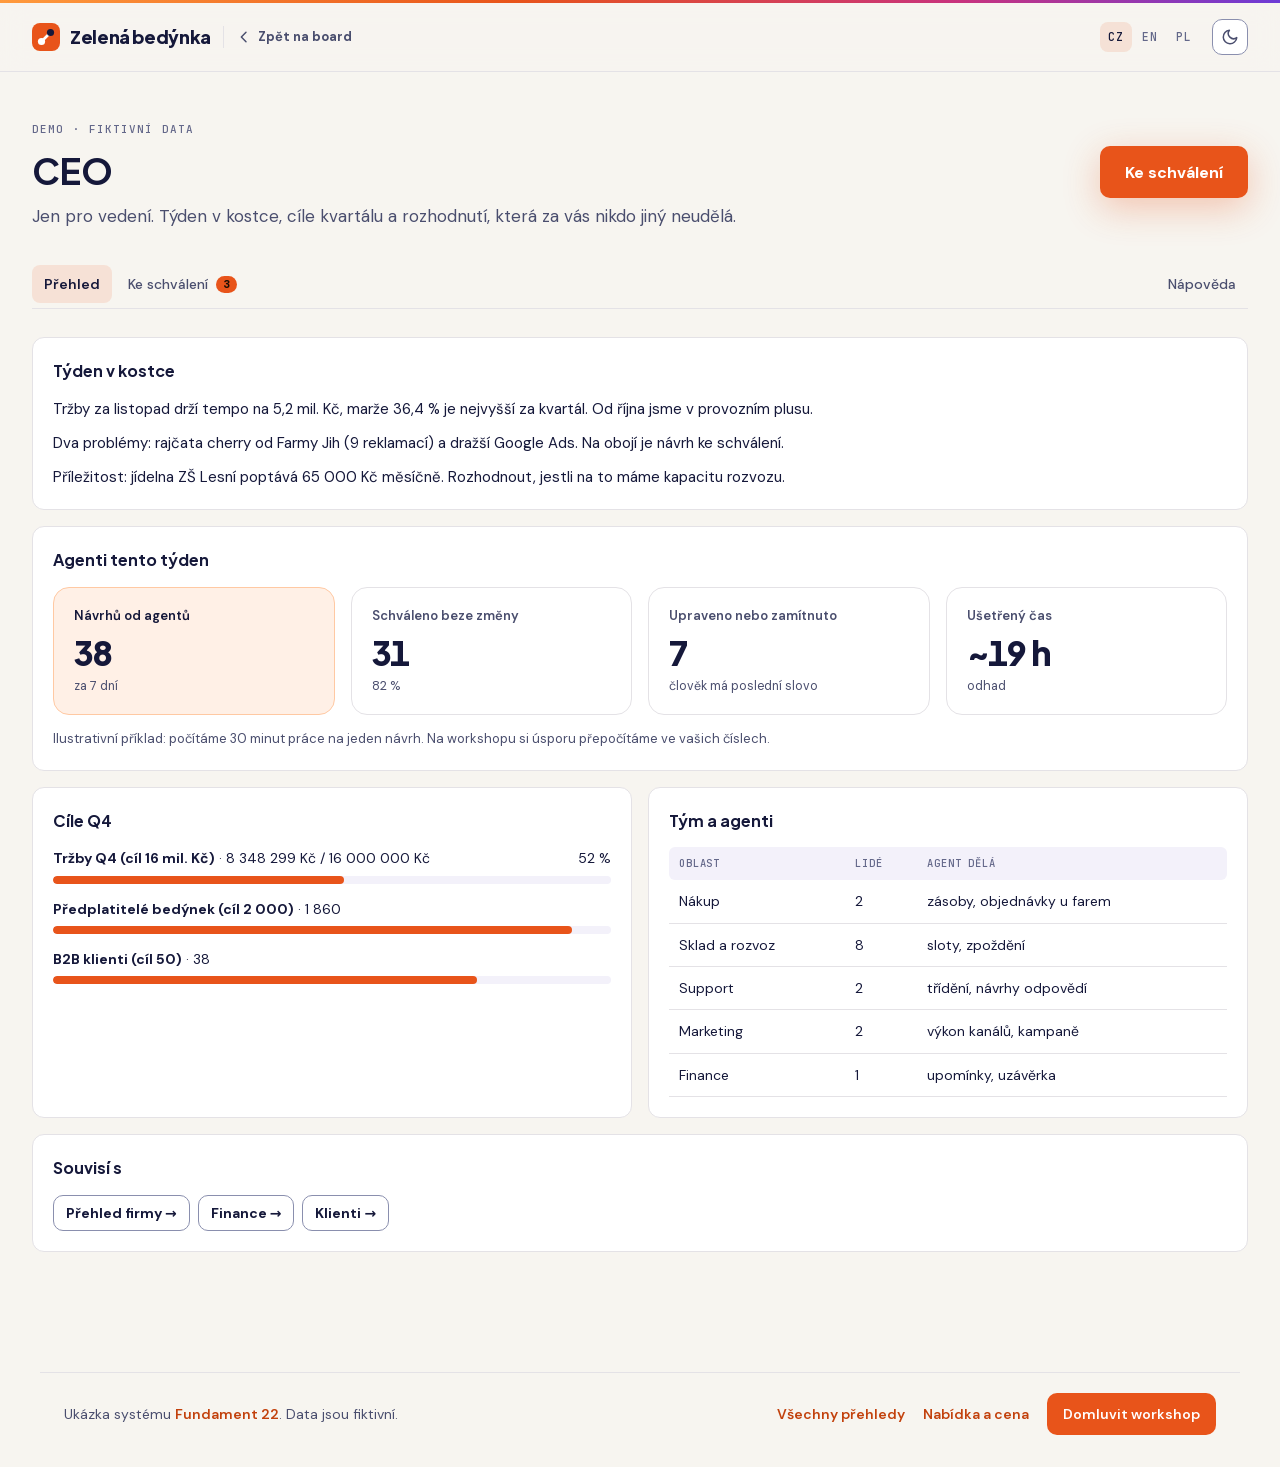
<file: demo/ceo/index.html>
<!DOCTYPE html>
<html lang="cs">
<head>
<meta charset="utf-8">
<meta name="viewport" content="width=device-width,initial-scale=1">
<title>CEO — ukázkový přehled e-shopu | Fundament 22</title>
<meta name="description" content="Jen pro vedení. Týden v kostce, cíle kvartálu a rozhodnutí, která za vás nikdo jiný neudělá. Ukázka s fiktivními daty e-shopu Zelená bedýnka: přehled, který čtou lidé i AI agenti, s frontou návrhů ke schválení.">
<meta name="robots" content="noindex, nofollow">
<link rel="canonical" href="https://adamku8.github.io/fundament22/demo/ceo/">
<meta property="og:type" content="website">
<meta property="og:locale" content="cs_CZ">
<meta property="og:site_name" content="Fundament 22">
<meta property="og:title" content="CEO — ukázkový přehled e-shopu | Fundament 22">
<meta property="og:description" content="Jen pro vedení. Týden v kostce, cíle kvartálu a rozhodnutí, která za vás nikdo jiný neudělá. Ukázka s fiktivními daty e-shopu Zelená bedýnka: přehled, který čtou lidé i AI agenti, s frontou návrhů ke schválení.">
<meta property="og:url" content="https://adamku8.github.io/fundament22/demo/ceo/">
<meta property="og:image" content="https://adamku8.github.io/fundament22/assets/og-demo.png">
<meta property="og:image:width" content="1200">
<meta property="og:image:height" content="630">
<meta name="twitter:card" content="summary_large_image">
<link rel="icon" href="../../assets/favicon.svg" type="image/svg+xml">
<link rel="apple-touch-icon" href="../../assets/apple-touch-icon.png">
<link rel="stylesheet" href="../../assets/fonts.css">
<script type="application/ld+json">{"@context": "https://schema.org", "@graph": [{"@type": "WebPage", "name": "CEO — ukázkový přehled e-shopu | Fundament 22", "description": "Jen pro vedení. Týden v kostce, cíle kvartálu a rozhodnutí, která za vás nikdo jiný neudělá. Ukázka s fiktivními daty e-shopu Zelená bedýnka: přehled, který čtou lidé i AI agenti, s frontou návrhů ke schválení.", "url": "https://adamku8.github.io/fundament22/demo/ceo/", "inLanguage": "cs", "isPartOf": {"@type": "WebSite", "name": "Fundament 22", "url": "https://adamku8.github.io/fundament22/"}}, {"@type": "BreadcrumbList", "itemListElement": [{"@type": "ListItem", "position": 1, "name": "Fundament 22", "item": "https://adamku8.github.io/fundament22/"}, {"@type": "ListItem", "position": 2, "name": "Demo", "item": "https://adamku8.github.io/fundament22/demo/"}, {"@type": "ListItem", "position": 3, "name": "CEO", "item": "https://adamku8.github.io/fundament22/demo/ceo/"}]}]}</script>
<script>(function(){try{var t=localStorage.getItem("board-theme");
if(t!=="light"&&t!=="dark")t=matchMedia("(prefers-color-scheme: dark)").matches?"dark":"light";
document.documentElement.dataset.theme=t;}catch(e){}})();</script>
<style>
:root{--font:"DM Sans",system-ui,-apple-system,sans-serif;--font-display:"Plus Jakarta Sans","DM Sans",system-ui,sans-serif;--font-mono:"JetBrains Mono",ui-monospace,monospace;
  --bg:#f7f5f0;--surface:#fff;--surface-2:#f3f1fa;--ink:#15183a;--ink-2:#4a4e6e;--ink-3:#64688a;--line:#e4e2e6;--field-line:#8a8fae;--link:#c2410c;--accent:#e8541a;--accent-hover:#c2410c;--accent-ink:#fff;--accent-soft:#fff0e6;--accent-line:#ffc9a3;--accent-tint:#e8541a1f;--violet-soft:#efeafd;--success-soft:#e6f8f0;--blue-soft:#e8f0fe;--magenta-soft:#fbe9f2;--tile-shadow:0 18px 50px rgba(21,24,58,.10);--hover:#15183a0f;--count-ink:#1a0e05;--inverse:#15183a;--on-inverse:#fff;--magenta:#c8327e;--violet:#6d3bd6;--blue:#2f7bf0;--success:#127552;--danger:#d32f2f;--danger-ink:#fff;--danger-bg:#fdecec;--soft:#fff0e6;--seg-shadow:0 1px 3px rgba(21,24,58,.14);--cta-shadow:0 10px 36px rgba(232,84,26,.3);--modal-shadow:0 30px 80px rgba(21,24,58,.2);color-scheme:light;--r-btn:10px}
@media (prefers-color-scheme:dark){:root:not([data-theme="light"]){--bg:#10143a;--surface:#15183a;--surface-2:#232646;--ink:#f3f1fa;--ink-2:#c9cce6;--ink-3:#8e93ba;--line:#313452;--field-line:#6b6f9a;--link:#ffb25c;--accent:#ff6a2a;--accent-hover:#ff9a3d;--accent-ink:#1a0e05;--accent-soft:#3a2d3a;--accent-line:#6b3b2c;--accent-tint:#ff7a2f24;--violet-soft:#2a2556;--success-soft:#173a3a;--blue-soft:#1d2a55;--magenta-soft:#3a1c34;--tile-shadow:0 18px 50px rgba(0,0,0,.35);--hover:#ffffff0f;--count-ink:#1a0e05;--inverse:#f3f1fa;--on-inverse:#15183a;--magenta:#e0407e;--violet:#a98bfa;--blue:#659df2;--success:#3ddc97;--danger:#f87171;--danger-ink:#15183a;--danger-bg:#3a1c2a;--soft:#3a2d3a;--seg-shadow:0 1px 3px #0007;--cta-shadow:0 10px 40px rgba(255,106,42,.35);--modal-shadow:0 30px 80px #0008;color-scheme:dark}}
:root[data-theme="dark"]{--bg:#10143a;--surface:#15183a;--surface-2:#232646;--ink:#f3f1fa;--ink-2:#c9cce6;--ink-3:#8e93ba;--line:#313452;--field-line:#6b6f9a;--link:#ffb25c;--accent:#ff6a2a;--accent-hover:#ff9a3d;--accent-ink:#1a0e05;--accent-soft:#3a2d3a;--accent-line:#6b3b2c;--accent-tint:#ff7a2f24;--violet-soft:#2a2556;--success-soft:#173a3a;--blue-soft:#1d2a55;--magenta-soft:#3a1c34;--tile-shadow:0 18px 50px rgba(0,0,0,.35);--hover:#ffffff0f;--count-ink:#1a0e05;--inverse:#f3f1fa;--on-inverse:#15183a;--magenta:#e0407e;--violet:#a98bfa;--blue:#659df2;--success:#3ddc97;--danger:#f87171;--danger-ink:#15183a;--danger-bg:#3a1c2a;--soft:#3a2d3a;--seg-shadow:0 1px 3px #0007;--cta-shadow:0 10px 40px rgba(255,106,42,.35);--modal-shadow:0 30px 80px #0008;color-scheme:dark}
*,*::before,*::after{box-sizing:border-box}
body{margin:0;background:var(--bg);color:var(--ink);font:15px/1.6 var(--font);font-variant-numeric:tabular-nums;-webkit-font-smoothing:antialiased}
button,input,select{font:inherit;color:inherit}button{cursor:pointer}
:focus-visible{outline:2px solid var(--link);outline-offset:2px}[hidden]{display:none!important}
/* HLAVIČKA (neměnit) – značkový proužek, logo AI Firma, Zpět, CZ/EN/PL, režim */
.top{position:sticky;top:0;z-index:20;background:color-mix(in srgb,var(--bg) 82%,transparent);-webkit-backdrop-filter:blur(14px);backdrop-filter:blur(14px);border-bottom:1px solid var(--line)}
.strip{height:3px;background:linear-gradient(90deg,#ff9a3d,var(--accent) 40%,var(--magenta) 75%,var(--violet))}
.logo-word{font-family:var(--font-display);font-weight:800;font-size:18px;letter-spacing:-.02em;margin-left:10px;white-space:nowrap}
.mark-a{fill:var(--accent)}.mark-b{fill:var(--inverse)}.mark-c{fill:var(--surface)}
.top-in{max-width:1440px;margin:0 auto;padding:10px 32px;display:flex;align-items:center;gap:12px;min-height:68px;flex-wrap:wrap}
.logo{display:flex;align-items:center;flex:none;color:var(--ink)}.logo svg{height:28px;width:28px;display:block}
.sep{width:1px;height:22px;background:var(--line);flex:none}
.back{display:inline-flex;align-items:center;gap:6px;color:var(--ink-2);text-decoration:none;font-size:13px;font-weight:700;white-space:nowrap}
.back:hover{color:var(--link)}.back svg{width:16px;height:16px}
.spacer{flex:1}
.lang-seg{display:flex;gap:2px}
.lang-seg button{border:none;background:transparent;font-family:var(--font-mono);font-size:11.5px;font-weight:500;letter-spacing:.08em;color:var(--ink-3);padding:6px 8px;border-radius:8px}
.lang-seg button:hover{background:var(--hover);color:var(--ink)}
.lang-seg button[aria-pressed="true"]{background:var(--accent-tint);color:var(--ink)}
.icon-btn{width:36px;height:36px;display:grid;place-items:center;border-radius:var(--r-btn);border:1px solid var(--field-line);background:var(--surface);color:var(--ink-2);flex:none}
.icon-btn:hover{color:var(--ink);border-color:var(--ink-2)}.icon-btn svg{width:18px;height:18px}
/* TITULEK + CTA */
.wrap{max-width:1440px;margin:0 auto;padding:0 32px 64px}
.head{display:flex;align-items:center;justify-content:space-between;gap:24px;flex-wrap:wrap;padding:44px 0 32px}
.titles{min-width:0;flex:1 1 420px}
h1{font-family:var(--font-display);font-size:36px;line-height:1.22;font-weight:700;letter-spacing:-.02em;margin:0}
.subtitle{margin:10px 0 0;font-size:17px;line-height:1.55;color:var(--ink-2)}
.ctas{display:flex;gap:12px;flex-wrap:wrap;align-items:center}
.btn{display:inline-flex;align-items:center;justify-content:center;gap:8px;border-radius:var(--r-btn);border:1px solid transparent;font-weight:700;font-size:15px;padding:10px 18px;min-height:44px;background:none;transition:background-color .15s}
.btn svg{width:18px;height:18px;flex:none}
.btn.sm{min-height:36px;padding:6px 12px;font-size:14px}.btn.lg{min-height:52px;padding:12px 24px;font-size:16px}
.btn.primary{background:var(--accent);color:var(--accent-ink)}.btn.primary.lg{box-shadow:var(--cta-shadow)}.btn.primary:hover{background:var(--accent-hover)}
.btn.secondary{background:var(--inverse);color:var(--on-inverse)}.btn.secondary:hover{opacity:.88}
.btn.outline{border-color:var(--field-line);color:var(--ink);background:var(--surface)}.btn.outline:hover{background:var(--surface-2)}
.btn.ghost{color:var(--ink-2)}.btn.ghost:hover{background:var(--surface-2);color:var(--ink)}
.btn.danger{background:var(--danger);color:var(--danger-ink)}.btn:disabled{opacity:.5;cursor:not-allowed}
/* MENU – lišta odkazů na vlasové lince, 48 px, položky vlevo, .nav-right doprava, aktivní = oranžový nádech */
.nav{display:flex;width:100%;height:48px;align-items:center;justify-content:flex-start;gap:4px;margin-bottom:28px;border-bottom:1px solid var(--line);overflow-x:auto}
.nav button{display:inline-flex;align-items:center;gap:8px;height:38px;padding:0 12px;border:none;background:transparent;font-size:14px;font-weight:500;color:var(--ink-2);border-radius:8px;white-space:nowrap;transition:background-color .15s,color .15s}
.nav button:hover{background:var(--hover);color:var(--ink)}
.nav button[aria-current="page"]{background:var(--accent-tint);color:var(--ink);font-weight:600}
.nav .nav-right{margin-left:auto}
.count{font-size:11px;font-weight:700;line-height:1.5;background:var(--accent);color:var(--count-ink);border-radius:999px;padding:0 7px;min-width:20px;text-align:center}
/* KARTY, KPI, TABULKY */
.card{background:var(--surface);border:1px solid var(--line);border-radius:12px;padding:20px;margin-bottom:16px}
.card h2{font-family:var(--font-display);font-size:16px;font-weight:700;margin:0 0 14px}
.kpis{display:grid;grid-template-columns:repeat(auto-fit,minmax(190px,1fr));gap:16px;margin-bottom:16px}
.kpi{background:var(--surface);border:1px solid var(--line);border-radius:16px;padding:18px 20px}
.kpi.accent{background:var(--accent-soft);border-color:var(--accent-line)}
.kpi-l{font-size:13px;font-weight:600;color:var(--ink-2)}.kpi.accent .kpi-l{color:var(--ink)}
.kpi-v{font-family:var(--font-display);font-size:34px;line-height:1.15;font-weight:800;letter-spacing:-.03em;margin:6px 0 4px}
.kpi-s{font-size:12.5px;color:var(--ink-2)}
.tbl-wrap{overflow-x:auto}
table{border-collapse:collapse;width:100%;font-size:14px}
th{text-align:left;font-family:var(--font-mono);font-weight:500;letter-spacing:.08em;text-transform:uppercase;color:var(--ink-3);font-size:10.5px;padding:8px 10px;background:var(--surface-2);white-space:nowrap}
th:first-child{border-radius:6px 0 0 6px}th:last-child{border-radius:0 6px 6px 0}
td{padding:10px;border-bottom:1px solid var(--line)}td.num,th.num{text-align:right;white-space:nowrap}
.muted{color:var(--ink-2)}
.meter{margin-bottom:14px}.meter-h{display:flex;justify-content:space-between;font-size:14px;margin-bottom:6px}
.meter-h b{font-weight:700}.track{height:8px;background:var(--surface-2);border-radius:4px;overflow:hidden}
.fill{height:100%;border-radius:4px;background:var(--accent)}.fill.warn{background:var(--danger)}
.bars{display:flex;align-items:flex-end;gap:4px;height:140px;padding-top:8px}
.bars div{flex:1;background:var(--accent);border-radius:3px 3px 0 0;min-height:2px}
/* NASTAVENÍ – svislý seznam jako postranní panel chatu: mono nadpisy skupin, aktivní řádek s oranžovým nádechem */
.settings{display:grid;grid-template-columns:232px minmax(0,1fr);gap:24px;align-items:start}
.smenu{position:sticky;top:84px;display:flex;flex-direction:column;gap:4px;padding-right:16px;border-right:1px solid var(--line)}
.smenu-sec{display:flex;flex-direction:column;gap:2px}.smenu-sec+.smenu-sec{margin-top:12px}
.smenu-h{font-family:var(--font-mono);font-size:11px;font-weight:500;letter-spacing:.1em;text-transform:uppercase;color:var(--ink-3);padding:0 10px 8px}
.smenu button{display:flex;align-items:center;justify-content:space-between;gap:8px;width:100%;text-align:left;border:0;background:none;padding:8px 10px;border-radius:8px;font-size:14px;font-weight:500;color:var(--ink-2);transition:background-color .15s,color .15s}
.smenu button:hover{background:var(--hover);color:var(--ink)}
.smenu button[aria-current="page"]{background:var(--accent-tint);color:var(--ink);font-weight:600}
.toast{position:fixed;left:50%;bottom:20px;transform:translateX(-50%);background:var(--inverse);color:var(--on-inverse);box-shadow:var(--modal-shadow);padding:12px 18px;border-radius:var(--r-btn);font-size:14px;font-weight:500;z-index:60;max-width:90vw}
@media (max-width:900px){.top-in,.wrap{padding-left:16px;padding-right:16px}}
@media (max-width:760px){.settings{grid-template-columns:1fr}.smenu{position:static;flex-direction:row;flex-wrap:wrap;gap:8px;padding:0 0 12px;border-right:0;border-bottom:1px solid var(--line)}.smenu-sec{flex-direction:row;flex-wrap:wrap}.smenu-sec+.smenu-sec{margin-top:0}.smenu-h{display:none}.smenu button{width:auto}}
@media (max-width:640px){h1{font-size:28px}.ctas{width:100%}.ctas .btn{flex:1}}
@media (prefers-reduced-motion:reduce){*{transition:none!important;animation:none!important}}

.badge{font-family:var(--font-mono);font-size:10px;font-weight:500;letter-spacing:.08em;text-transform:uppercase;padding:3px 7px;border-radius:4px;background:var(--surface-2);color:var(--ink-2);white-space:nowrap;display:inline-block;line-height:1.5}
.eyebrow{display:inline-block;font-family:var(--font-mono);font-size:11px;font-weight:500;letter-spacing:.1em;text-transform:uppercase;color:var(--ink-3);margin-bottom:10px}
.cols{display:grid;grid-template-columns:repeat(auto-fit,minmax(380px,1fr));gap:16px;margin-bottom:0}
.cols>.card{margin-bottom:16px}
.badge.ok{background:var(--success-soft);color:var(--success)}.badge.warn{background:var(--accent-soft);color:var(--link)}.badge.bad{background:var(--danger-bg);color:var(--danger)}
.axis{display:flex;justify-content:space-between;font-family:var(--font-mono);font-size:10.5px;letter-spacing:.06em;color:var(--ink-3);margin-top:6px}
.alist{display:flex;flex-direction:column}.arow{display:flex;gap:12px;align-items:flex-start;padding:12px 0;border-bottom:1px solid var(--line)}.arow:last-child{border-bottom:0}
.arow .txt{flex:1;font-size:14px}.arow a{color:var(--link);font-size:13px;font-weight:600;text-decoration:none;white-space:nowrap}.arow a:hover{text-decoration:underline}
.appr{display:flex;gap:16px;align-items:center;flex-wrap:wrap;padding:16px 0;border-bottom:1px solid var(--line)}.appr:last-child{border-bottom:0}
.appr .body{flex:1 1 320px;min-width:0}.appr .txt{font-size:15px;margin:6px 0 2px}.appr .src{font-size:12.5px;color:var(--ink-3)}.appr .acts{display:flex;gap:8px}
.appr.done .txt{color:var(--ink-2)}.appr.done .acts{display:none}.appr .res{font-size:13px;color:var(--success);margin-top:6px}
.kpi-src{font-family:var(--font-mono);font-size:10px;font-weight:500;letter-spacing:.06em;text-transform:uppercase;color:var(--ink-3);margin-top:8px}
.card>.kpis{margin-bottom:0}.card>.note{margin:14px 0 0;font-size:13px;color:var(--ink-2)}
.tl{display:flex;flex-direction:column}.tl-row{display:grid;grid-template-columns:56px 170px minmax(0,1fr) auto;gap:12px;align-items:baseline;padding:11px 0;border-bottom:1px solid var(--line)}.tl-row:last-child{border-bottom:0}
.tl-time{font-family:var(--font-mono);font-size:12px;color:var(--ink-3)}.tl-txt{font-size:14px}.tl-src{font-family:var(--font-mono);font-size:10px;letter-spacing:.06em;text-transform:uppercase;color:var(--ink-3);white-space:nowrap}
@media (max-width:760px){.tl-row{grid-template-columns:56px minmax(0,1fr)}.tl-txt,.tl-src{grid-column:2}}
.lnk{color:var(--link);text-decoration:none;font-weight:600}.lnk:hover{text-decoration:underline}
.rel{display:flex;gap:8px;flex-wrap:wrap}.rel a.btn{text-decoration:none}
.text p{margin:0 0 10px;font-size:15px;max-width:72ch}.text p:last-child{margin:0}
@media (max-width:640px){.cols{grid-template-columns:1fr}}

/* --- web Fundament 22: úpravy proti verzi v Claude --- */
#nav button[data-view="settings"],#nav button[data-view="favs"]{display:none}
.f22-bar{margin:40px auto 0;max-width:1200px;padding:20px 24px 32px;display:flex;flex-wrap:wrap;gap:12px 20px;align-items:center;justify-content:space-between;border-top:1px solid var(--line);font-size:14px;color:var(--ink-2)}
.f22-bar a{color:var(--link);font-weight:600;text-decoration:none}.f22-bar a:hover{text-decoration:underline}
.f22-bar .f22-cta{background:var(--accent);color:var(--accent-ink);padding:10px 16px;border-radius:10px}
.f22-bar nav{display:flex;flex-wrap:wrap;gap:8px 18px;align-items:center}
</style>

</head>
<body>
<header class="top"><div class="strip"></div><div class="top-in">
  <span class="logo" role="img" aria-label="Zelená bedýnka"><svg viewBox="0 0 28 28" aria-hidden="true"><rect class="mark-a" width="28" height="28" rx="8"/><path d="M9.5 18.5L18.5 9.5" stroke="var(--surface)" stroke-width="2.6" stroke-linecap="round"/><circle class="mark-c" cx="9.5" cy="18.5" r="3.6"/><circle class="mark-b" cx="18.5" cy="9.5" r="3.6"/></svg><span class="logo-word">Zelená bedýnka</span></span>
  <span class="sep"></span>
  <a class="back" href="https://adamku8.github.io/fundament22/demo/" target="_top" rel="noopener">
    <svg viewBox="0 0 24 24" fill="none" stroke="currentColor" stroke-width="2.2" stroke-linecap="round" stroke-linejoin="round"><path d="M15 5l-7 7 7 7"/></svg>
    <span data-t="Zpět na board">Zpět na board</span></a>
  <span class="spacer"></span>
  <div class="lang-seg" id="lang" role="group" aria-label="Jazyk">
    <button type="button" data-lang="cs">CZ</button><button type="button" data-lang="en">EN</button><button type="button" data-lang="pl">PL</button></div>
  <button class="icon-btn" id="theme" type="button"></button>
</div></header>

<div class="wrap">
  <div class="head">
    <div class="titles"><span class="eyebrow" data-t="DEMO · FIKTIVNÍ DATA">DEMO · FIKTIVNÍ DATA</span>
    <h1 data-t="CEO">CEO</h1>
      <p class="subtitle" data-t="Jen pro vedení. Týden v kostce, cíle kvartálu a rozhodnutí, která za vás nikdo jiný neudělá.">Jen pro vedení. Týden v kostce, cíle kvartálu a rozhodnutí, která za vás nikdo jiný neudělá.</p></div>
    <div class="ctas"><!-- hlavní CTA, max 2; vynech celý div, pokud nejsou -->
      <button class="btn primary lg" id="ctaMain" type="button"><span data-t="Ke schválení">Ke schválení</span></button>
    </div>
  </div>
  <nav class="nav" id="nav" aria-label="Sekce">
    <button data-view="home" aria-current="page" data-t="Přehled">Přehled</button>
    <button data-view="approvals"><span data-t="Ke schválení">Ke schválení</span><span class="count" id="apCount"></span></button>
    <button data-view="settings" data-t="Nastavení">Nastavení</button>
    <button data-view="help" class="nav-right" data-t="Nápověda">Nápověda</button>
  </nav>
  <main id="view"><div class="card text"><h2>Týden v kostce</h2><p>Tržby za listopad drží tempo na 5,2 mil. Kč, marže 36,4 % je nejvyšší za kvartál. Od října jsme v provozním plusu.</p><p>Dva problémy: rajčata cherry od Farmy Jih (9 reklamací) a dražší Google Ads. Na obojí je návrh ke schválení.</p><p>Příležitost: jídelna ZŠ Lesní poptává 65 000 Kč měsíčně. Rozhodnout, jestli na to máme kapacitu rozvozu.</p></div><div class="card"><h2>Agenti tento týden</h2><div class="kpis"><div class="kpi accent"><div class="kpi-l">Návrhů od agentů</div><div class="kpi-v">38</div><div class="kpi-s">za 7 dní</div></div><div class="kpi"><div class="kpi-l">Schváleno beze změny</div><div class="kpi-v">31</div><div class="kpi-s">82&nbsp;%</div></div><div class="kpi"><div class="kpi-l">Upraveno nebo zamítnuto</div><div class="kpi-v">7</div><div class="kpi-s">člověk má poslední slovo</div></div><div class="kpi"><div class="kpi-l">Ušetřený čas</div><div class="kpi-v">~19&nbsp;h</div><div class="kpi-s">odhad</div></div></div><p class="note">Ilustrativní příklad: počítáme 30 minut práce na jeden návrh. Na workshopu si úsporu přepočítáme ve vašich číslech.</p></div><div class="cols"><div class="card"><h2>Cíle Q4</h2><div class="meter"><div class="meter-h"><span><b>Tržby Q4 (cíl 16 mil. Kč)</b> · 8&nbsp;348&nbsp;299 Kč / 16&nbsp;000&nbsp;000 Kč</span><span>52 %</span></div><div class="track"><div class="fill" style="width: 52.1769%;"></div></div></div><div class="meter"><div class="meter-h"><span><b>Předplatitelé bedýnek (cíl 2 000)</b> · 1&nbsp;860</span><span></span></div><div class="track"><div class="fill" style="width: 93%;"></div></div></div><div class="meter"><div class="meter-h"><span><b>B2B klienti (cíl 50)</b> · 38</span><span></span></div><div class="track"><div class="fill" style="width: 76%;"></div></div></div></div><div class="card"><h2>Tým a agenti</h2><div class="tbl-wrap"><table><thead><tr><th>Oblast</th><th>Lidé</th><th>Agent dělá</th></tr></thead><tbody><tr><td>Nákup</td><td>2</td><td>zásoby, objednávky u farem</td></tr><tr><td>Sklad a rozvoz</td><td>8</td><td>sloty, zpoždění</td></tr><tr><td>Support</td><td>2</td><td>třídění, návrhy odpovědí</td></tr><tr><td>Marketing</td><td>2</td><td>výkon kanálů, kampaně</td></tr><tr><td>Finance</td><td>1</td><td>upomínky, uzávěrka</td></tr></tbody></table></div></div></div><div class="card"><h2>Souvisí s</h2><div class="rel"><a class="btn outline sm" href="https://adamku8.github.io/fundament22/demo/prehled-firmy/" target="_top" rel="noopener">Přehled firmy →</a><a class="btn outline sm" href="https://adamku8.github.io/fundament22/demo/finance/" target="_top" rel="noopener">Finance →</a><a class="btn outline sm" href="https://adamku8.github.io/fundament22/demo/klienti/" target="_top" rel="noopener">Klienti →</a></div></div></main>
</div>

<footer class="f22-bar"><span>Ukázka systému <a href="../../">Fundament 22</a>. Data jsou fiktivní.</span><nav aria-label="Fundament 22"><a href="../">Všechny přehledy</a><a href="../../#cena">Nabídka a cena</a><a class="f22-cta" href="https://calendar.app.google/v39ka3uchSRSSG2AA" rel="noopener">Domluvit workshop</a></nav></footer>
<script>
(function(){"use strict";
const $=s=>document.querySelector(s);
const el=(tag,attrs,...kids)=>{const e=document.createElement(tag);if(attrs)for(const[k,v]of Object.entries(attrs)){if(v==null||v===false)continue;if(k==='class')e.className=v;else if(k==='text')e.textContent=v;else if(k==='style')e.style.cssText=v;else if(k.startsWith('on'))e.addEventListener(k.slice(2),v);else e.setAttribute(k,v===true?'':v)}for(const c of kids.flat()){if(c==null||c===false)continue;e.append(c.nodeType?c:document.createTextNode(String(c)))}return e};

/* ---------- i18n: klíč = český text, hodnota = [EN, PL] ---------- */
const LANGS=['cs','en','pl'];
let LANG=(()=>{try{const l=localStorage.getItem('board-lang');return LANGS.includes(l)?l:'cs'}catch(e){return 'cs'}})();
const D={
 'Zpět na board':['Back to board','Powrót do tablicy'],'Přehled':['Overview','Przegląd'],'Nastavení':['Settings','Ustawienia'],'Nápověda':['Help','Pomoc'],
 'Přepnout na světlý režim':['Switch to light mode','Przełącz na tryb jasny'],'Přepnout na tmavý režim':['Switch to dark mode','Przełącz na tryb ciemny'],
 'Statistiky':['Statistics','Statystyki'],'Návštěvnost':['Traffic','Odwiedziny'],'Využití databáze a úložiště':['Database & storage usage','Wykorzystanie bazy i magazynu'],
 'Návštěv za 30 dní':['Visits in 30 days','Wizyty w 30 dni'],'Unikátních uživatelů':['Unique users','Unikalni użytkownicy'],'Dnes':['Today','Dziś'],
 'Návštěvy po dnech':['Visits per day','Wizyty dziennie'],'Nejaktivnější uživatelé':['Most active users','Najaktywniejsi użytkownicy'],'Uživatel':['User','Użytkownik'],'Návštěv':['Visits','Wizyt'],'Naposledy':['Last seen','Ostatnio'],
 'Databáze':['Database','Baza danych'],'dokumentů':['documents','dokumentów'],'Úložiště souborů':['File storage','Magazyn plików'],'souborů':['files','plików'],
 'Statistiky vidí jen admini.':['Only admins can see statistics.','Statystyki widzą tylko administratorzy.'],'Žádná data.':['No data.','Brak danych.'],'Načítám…':['Loading…','Wczytywanie…'],
 'Úložiště je plné.':['Storage is full.','Magazyn jest pełny.'],'Neznámý':['Unknown','Nieznany'],
 "Ke schválení":["For approval", "Do zatwierdzenia"],
 "Schválit":["Approve", "Zatwierdź"],
 "Upravit":["Edit", "Edytuj"],
 "Schváleno":["Approved", "Zatwierdzono"],
 "Demo: ve skutečném provozu se schválení propíše do Slacku a do mozku firmy.":["Demo: in real use, the approval goes to Slack and the company brain.", "Demo: w realnym użyciu zatwierdzenie trafi do Slacka i do mózgu firmy."],
 "Demo: tady byste návrh upravili v chatu s Claude.":["Demo: you would edit the proposal in a Claude chat.", "Demo: tutaj edytowalibyście propozycję w czacie z Claude."],
 "Zdroj":["Source", "Źródło"],
 "Otevřít":["Open", "Otwórz"],
 "DEMO · FIKTIVNÍ DATA":["DEMO · FICTIONAL DATA", "DEMO · DANE FIKCYJNE"],
 "Všechno je vyřízené.":["All done.", "Wszystko załatwione."],
 "Data: Shoptet, Fakturoid, Pipedrive, Freshdesk, Ecomail, Google Ads, Meta, Slack. Stav k 18. 11. 2026.":["Data: Shoptet, Fakturoid, Pipedrive, Freshdesk, Ecomail, Google Ads, Meta, Slack. As of 18 Nov 2026.", "Dane: Shoptet, Fakturoid, Pipedrive, Freshdesk, Ecomail, Google Ads, Meta, Slack. Stan na 18.11.2026."],
 "Jak to funguje":["How it works", "Jak to działa"],
 "Agenti každé ráno načtou data z napojených nástrojů, zapíšou je do firemního mozku a připraví návrhy. Člověk je schválí – tady, ve Slacku nebo v chatu s Claude.":["Every morning the agents read data from connected tools, write it into the company brain and prepare proposals. A person approves them – here, in Slack or in a Claude chat.", "Każdego ranka agenci czytają dane z podłączonych narzędzi, zapisują je w mózgu firmy i przygotowują propozycje. Człowiek je zatwierdza – tutaj, na Slacku lub w czacie z Claude."],
 "Tohle je demo s fiktivními daty e-shopu Zelená bedýnka. Stejný systém provozujeme u sebe a nasadíme ho i u vás.":["This is a demo with fictional data of the Zelená bedýnka e-shop. We run the same system ourselves and can deploy it for you.", "To demo z fikcyjnymi danymi e-sklepu Zelená bedýnka. Ten sam system prowadzimy u siebie i wdrożymy go u was."],
 "Omezení":["Limitations", "Ograniczenia"],
 "Kapacita databáze je odhad. Návštěvnost zachytí jen úroveň Contributor a výš. Statistiky vidí jen admini. Plné úložiště se hlásí „Úložiště je plné.“":["Database capacity is an estimate. Traffic only captures Contributor level and up. Only admins see statistics. A full storage reports “Storage is full.”", "Pojemność bazy to szacunek. Ruch rejestruje tylko poziom Contributor i wyżej. Statystyki widzą tylko administratorzy. Pełny magazyn zgłasza „Magazyn jest pełny.”"],
 "Souvisí s":["Related", "Powiązane"],
 "Zapsáno do mozku → rozhodnuti.md":["Written to the brain → rozhodnuti.md", "Zapisano w mózgu → rozhodnuti.md"],
 "Oznámeno ve Slacku v":["Announced in Slack in", "Ogłoszono na Slacku w"],
 "Další krok provede agent v nástroji":["The agent takes the next step in", "Kolejny krok agent wykona w narzędziu"],
 "zdroj":["source", "źródło"],
 "Přehled firmy":["Company overview", "Przegląd firmy"],
 "Jak je na tom firma dnes. Čísla napříč odděleními, co hoří a kde čeká schválení. Pro celý tým, každé ráno.":["How the company is doing today. Numbers across departments, what is on fire and what awaits approval. For the whole team, every morning.", "Jak firma radzi sobie dziś. Liczby ze wszystkich działów, co się pali i co czeka na zatwierdzenie. Dla całego zespołu, każdego ranka."],
 "Dnešní stav celé firmy pro celý tým: čísla, co hoří, co čeká na schválení.":["Today's state of the whole company for the whole team: numbers, fires, approvals.", "Dzisiejszy stan całej firmy dla całego zespołu: liczby, problemy, zatwierdzenia."],
 "Tržby včera":["Revenue yesterday", "Przychód wczoraj"],
 "−4,5 % vs. minulý týden":["−4.5% vs. last week", "−4,5 % vs. poprzedni tydzień"],
 "Objednávky včera":["Orders yesterday", "Zamówienia wczoraj"],
 "−7,6 % vs. minulý týden":["−7.6% vs. last week", "−7,6 % vs. poprzedni tydzień"],
 "Hrubá marže MTD":["Gross margin MTD", "Marża brutto MTD"],
 "cíl 36 %":["target 36%", "cel 36%"],
 "Otevřené tikety":["Open tickets", "Otwarte zgłoszenia"],
 "5 starších než 24 h":["5 older than 24 h", "5 starszych niż 24 h"],
 "Co hoří":["What is on fire", "Co się pali"],
 "SKLAD":["STOCK", "MAGAZYN"],
 "Avokádo Hass dojde do 1,5 dne. Nákupní agent připravil objednávku.":["Hass avocado runs out in 1.5 days. The purchasing agent prepared an order.", "Awokado Hass skończy się za 1,5 dnia. Agent zakupowy przygotował zamówienie."],
 "FINANCE":["FINANCE", "FINANSE"],
 "3 B2B faktury po splatnosti, celkem 86 400 Kč.":["3 overdue B2B invoices, 86,400 CZK in total.", "3 przeterminowane faktury B2B, razem 86 400 CZK."],
 "SUPPORT":["SUPPORT", "WSPARCIE"],
 "Rajčata cherry: 9 reklamací za 3 dny, stejný dodavatel.":["Cherry tomatoes: 9 complaints in 3 days, same supplier.", "Pomidory koktajlowe: 9 reklamacji w 3 dni, ten sam dostawca."],
 "MARKETING":["MARKETING", "MARKETING"],
 "Google Ads: cena za nového zákazníka +22 % za týden.":["Google Ads: cost per new customer +22% this week.", "Google Ads: koszt nowego klienta +22% w tygodniu."],
 "Čeká na schválení":["Awaiting approval", "Czeka na zatwierdzenie"],
 "Oblast":["Area", "Obszar"],
 "Počet":["Count", "Liczba"],
 "Co se dělo v noci":["What happened overnight", "Co działo się w nocy"],
 "Přepočítal zásoby podle včerejších prodejů. Avokádo dojde do 1,5 dne, připravil objednávku.":["Recalculated stock from yesterday's sales. Avocado runs out in 1.5 days, prepared an order.", "Przeliczył zapasy według wczorajszej sprzedaży. Awokado skończy się za 1,5 dnia, przygotował zamówienie."],
 "Kurátor mozku":["Brain curator", "Kurator mózgu"],
 "Slack → Mozek":["Slack → Brain", "Slack → Mózg"],
 "Zapsal do mozku 3 věci ze včerejška: nový ceník Farmy Sever, pravidlo pro reklamace rajčat a rozhodnutí o slotech v Brně.":["Wrote 3 things from yesterday into the brain: Farma Sever's new price list, a rule for tomato complaints and the decision on Brno slots.", "Zapisał w mózgu 3 rzeczy z wczoraj: nowy cennik Farmy Sever, zasadę reklamacji pomidorów i decyzję o slotach w Brnie."],
 "Spároval 142 plateb s fakturami. 3 faktury jsou po splatnosti, připravil upomínky.":["Matched 142 payments to invoices. 3 invoices are overdue, prepared reminders.", "Sparował 142 płatności z fakturami. 3 faktury są po terminie, przygotował upomnienia."],
 "Roztřídil 14 nových tiketů a k 9 připravil odpověď. U jednoho neví, nechal ho na člověku.":["Triaged 14 new tickets and drafted replies to 9. Unsure about one, left it to a person.", "Posortował 14 nowych zgłoszeń i do 9 przygotował odpowiedź. Jednego nie wie, zostawił człowiekowi."],
 "Porovnal včerejší výdaje a tržby. Google Ads zdražil, navrhl přesun rozpočtu.":["Compared yesterday's spend and revenue. Google Ads got pricier, proposed a budget move.", "Porównał wczorajsze wydatki i przychody. Google Ads zdrożał, zaproponował przesunięcie budżetu."],
 "Připravil ranní souhrn pro #vedeni. 19 návrhů v 7 oblastech čeká na schválení.":["Prepared the morning summary for #vedeni. 19 proposals in 7 areas await approval.", "Przygotował poranne podsumowanie dla #vedeni. 19 propozycji w 7 obszarach czeka na zatwierdzenie."],
 "Tržby za 30 dní":["Revenue, last 30 days", "Przychód, ostatnie 30 dni"],
 "Provozní agent":["Operations agent", "Agent operacyjny"],
 "Ranní souhrn odeslat do #vedeni ve Slacku.":["Send the morning summary to #vedeni in Slack.", "Wysłać poranne podsumowanie do #vedeni na Slacku."],
 "Asistent CEO":["CEO assistant", "Asystent CEO"],
 "Přesunout páteční poradu na 9:30 – kolize s dodavatelem.":["Move Friday meeting to 9:30 – clash with a supplier.", "Przesunąć piątkowe spotkanie na 9:30 – kolizja z dostawcą."],
 "Objednávky":["Orders", "Zamówienia"],
 "Objednávky, rozvoz a expedice. Agent hlídá sloty a zpoždění.":["Orders, delivery and dispatch. The agent watches slots and delays.", "Zamówienia, dostawy i wysyłka. Agent pilnuje slotów i opóźnień."],
 "Objednávky po dnech, kapacita rozvozu, zpoždění.":["Orders per day, delivery capacity, delays.", "Zamówienia dziennie, pojemność dostaw, opóźnienia."],
 "Průměrný košík":["Average basket", "Średni koszyk"],
 "30 dní: 1 104 Kč":["30 days: 1,104 CZK", "30 dni: 1 104 CZK"],
 "Doručeno včas":["Delivered on time", "Dostarczono na czas"],
 "cíl 97 %":["target 97%", "cel 97%"],
 "Storna za 7 dní":["Cancellations, 7 days", "Anulacje, 7 dni"],
 "12 objednávek":["12 orders", "12 zamówień"],
 "Objednávky za 30 dní":["Orders, last 30 days", "Zamówienia, ostatnie 30 dni"],
 "Kapacita rozvozu na zítra":["Delivery capacity tomorrow", "Pojemność dostaw na jutro"],
 "Praha – vlastní rozvoz":["Prague – own delivery", "Praga – własne dostawy"],
 "slotů":["slots", "slotów"],
 "Brno – vlastní rozvoz":["Brno – own delivery", "Brno – własne dostawy"],
 "Zásilkovna – výdej do 14:00":["Packeta – handover by 14:00", "Packeta – nadanie do 14:00"],
 "balíků":["parcels", "paczek"],
 "Problémové objednávky":["Problem orders", "Problematyczne zamówienia"],
 "Zákazník":["Customer", "Klient"],
 "Stav":["Status", "Status"],
 "Částka":["Amount", "Kwota"],
 "ZPOŽDĚNO":["DELAYED", "OPÓŹNIONE"],
 "CHYBÍ POLOŽKA":["MISSING ITEM", "BRAK POZYCJI"],
 "ZMĚNA ADRESY":["ADDRESS CHANGE", "ZMIANA ADRESU"],
 "NEZAPLACENO":["UNPAID", "NIEOPŁACONE"],
 "Otevřít 10 slotů navíc v Brně na čtvrtek – kapacita na 88 %.":["Open 10 extra slots in Brno for Thursday – capacity at 88%.", "Otworzyć 10 dodatkowych slotów w Brnie na czwartek – pojemność 88%."],
 "Omluvný e-mail a sleva 100 Kč pro objednávku 48 211 (zpoždění 3 h).":["Apology e-mail and 100 CZK discount for order 48211 (3 h delay).", "E-mail z przeprosinami i rabat 100 CZK dla zamówienia 48211 (opóźnienie 3 h)."],
 "Finance":["Finance", "Finanse"],
 "Září":["September", "Wrzesień"],
 "Říjen":["October", "Październik"],
 "Listopad (do 18.)":["November (to 18th)", "Listopad (do 18.)"],
 "Tržby, marže, cash a pohledávky. Finanční agent připravuje upomínky a měsíční uzávěrku.":["Revenue, margin, cash and receivables. The finance agent prepares reminders and the monthly close.", "Przychody, marża, gotówka i należności. Agent finansowy przygotowuje upomnienia i zamknięcie miesiąca."],
 "P&L po měsících, cash, faktury po splatnosti.":["Monthly P&L, cash, overdue invoices.", "P&L miesięcznie, gotówka, przeterminowane faktury."],
 "Tržby MTD":["Revenue MTD", "Przychód MTD"],
 "říjen celkem 5 217 745 Kč":["October total 5,217,745 CZK", "październik razem 5 217 745 CZK"],
 "říjen 35,8 %":["October 35.8%", "październik 35,8%"],
 "EBITDA MTD":["EBITDA MTD", "EBITDA MTD"],
 "září ve ztrátě, od října v plusu":["September at a loss, positive since October", "wrzesień na stracie, od października na plusie"],
 "Po splatnosti":["Overdue", "Po terminie"],
 "3 faktury, B2B":["3 invoices, B2B", "3 faktury, B2B"],
 "Výsledovka po měsících":["P&L by month", "Rachunek wyników miesięcznie"],
 "Měsíc":["Month", "Miesiąc"],
 "Tržby":["Revenue", "Przychód"],
 "Hrubý zisk":["Gross profit", "Zysk brutto"],
 "Marže":["Margin", "Marża"],
 "Provozní náklady":["Operating costs", "Koszty operacyjne"],
 "Cash a závazky":["Cash and payables", "Gotówka i zobowiązania"],
 "Splatné do 14 dní vs. na účtu":["Due within 14 days vs. in bank", "Płatne w 14 dni vs. na koncie"],
 "Rozpočet marketingu – listopad":["Marketing budget – November", "Budżet marketingu – listopad"],
 "Faktury po splatnosti":["Overdue invoices", "Przeterminowane faktury"],
 "Odběratel":["Customer", "Odbiorca"],
 "Dní":["Days", "Dni"],
 "Finanční agent":["Finance agent", "Agent finansowy"],
 "Upomínka Restauraci Na Rohu (21 dní, 31 200 Kč), druhá v pořadí.":["Reminder to Restaurace Na Rohu (21 days, 31,200 CZK), second one.", "Upomnienie do Restaurace Na Rohu (21 dni, 31 200 CZK), drugie."],
 "Upomínka Bistru Kořen (12 dní, 18 400 Kč), první – vlídný tón, stálý klient.":["Reminder to Bistro Kořen (12 days, 18,400 CZK), first – friendly tone, regular client.", "Upomnienie do Bistro Kořen (12 dni, 18 400 CZK), pierwsze – uprzejmy ton, stały klient."],
 "Zaplatit Farmě Jih 214 000 Kč – splatnost pátek, sporná dodávka rajčat odečtena.":["Pay Farma Jih 214,000 CZK – due Friday, disputed tomato delivery deducted.", "Zapłacić Farmie Jih 214 000 CZK – termin piątek, sporna dostawa pomidorów odliczona."],
 "Banka":["Bank", "Bank"],
 "Produkty":["Products", "Produkty"],
 "Sortiment, zásoby a čerstvost. Nákupní agent hlídá, co dojde, a navrhuje objednávky u farem.":["Assortment, stock and freshness. The purchasing agent watches what runs out and proposes farm orders.", "Asortyment, zapasy i świeżość. Agent zakupowy pilnuje braków i proponuje zamówienia u farm."],
 "Zásoby, odpis, nejprodávanější a nákupní návrhy.":["Stock, spoilage, best sellers and purchase proposals.", "Zapasy, straty, bestsellery i propozycje zakupów."],
 "Aktivní produkty":["Active products", "Aktywne produkty"],
 "42 sezónních":["42 seasonal", "42 sezonowe"],
 "Dojde do 3 dnů":["Runs out within 3 days", "Skończy się w 3 dni"],
 "3 kritické":["3 critical", "3 krytyczne"],
 "Odpis za 30 dní":["Spoilage, 30 days", "Straty, 30 dni"],
 "cíl 3 %":["target 3%", "cel 3%"],
 "Průměrná marže":["Average margin", "Średnia marża"],
 "bedýnky 41 %":["boxes 41%", "skrzynki 41%"],
 "Nejprodávanější za 30 dní":["Best sellers, 30 days", "Bestsellery, 30 dni"],
 "Produkt":["Product", "Produkt"],
 "Prodáno":["Sold", "Sprzedano"],
 "Dojde brzy":["Running out soon", "Wkrótce się skończy"],
 "Zásoba":["Stock", "Zapas"],
 "Vydrží":["Lasts", "Wystarczy"],
 "1,5 DNE":["1.5 DAYS", "1,5 DNIA"],
 "2 DNY":["2 DAYS", "2 DNI"],
 "3 DNY":["3 DAYS", "3 DNI"],
 "Odpis podle kategorie (cíl 3 %)":["Spoilage by category (target 3%)", "Straty wg kategorii (cel 3%)"],
 "Bobuloviny a měkké ovoce":["Berries and soft fruit", "Jagody i owoce miękkie"],
 "Listová zelenina":["Leafy vegetables", "Warzywa liściaste"],
 "Kořenová zelenina":["Root vegetables", "Warzywa korzeniowe"],
 "Jablka a hrušky":["Apples and pears", "Jabłka i gruszki"],
 "Nákupní agent":["Purchasing agent", "Agent zakupowy"],
 "Objednat 600 ks avokáda u Fruit Import CZ, dodání čtvrtek ráno.":["Order 600 avocados from Fruit Import CZ, delivery Thursday morning.", "Zamówić 600 szt. awokado w Fruit Import CZ, dostawa czwartek rano."],
 "Rajčata cherry dočasně přepnout na Farmu Sever – 9 reklamací u Farmy Jih.":["Temporarily switch cherry tomatoes to Farma Sever – 9 complaints with Farma Jih.", "Pomidory koktajlowe tymczasowo przenieść do Farmy Sever – 9 reklamacji w Farmie Jih."],
 "Zlevnit listový salát o 20 % – zásoba na 4 dny, trvanlivost 3 dny.":["Discount leaf lettuce by 20% – 4 days of stock, 3-day shelf life.", "Obniżyć cenę sałaty o 20% – zapas na 4 dni, trwałość 3 dni."],
 "Support":["Support", "Wsparcie"],
 "Tikety a reklamace. Agent třídí, navrhuje odpovědi a hledá opakované problémy.":["Tickets and complaints. The agent triages, drafts replies and spots recurring problems.", "Zgłoszenia i reklamacje. Agent sortuje, proponuje odpowiedzi i wyszukuje powtarzające się problemy."],
 "Tikety, reklamace, návrhy odpovědí ke schválení.":["Tickets, complaints, reply drafts for approval.", "Zgłoszenia, reklamacje, projekty odpowiedzi do zatwierdzenia."],
 "První odpověď":["First response", "Pierwsza odpowiedź"],
 "v pracovní době":["during working hours", "w godzinach pracy"],
 "Spokojenost":["Satisfaction", "Zadowolenie"],
 "312 hodnocení":["312 ratings", "312 ocen"],
 "Reklamace":["Complaints", "Reklamacje"],
 "z objednávek za 30 dní":["of orders, 30 days", "zamówień, 30 dni"],
 "Témata tiketů za 30 dní":["Ticket topics, 30 days", "Tematy zgłoszeń, 30 dni"],
 "Poškozené nebo zkažené zboží":["Damaged or spoiled goods", "Uszkodzony lub zepsuty towar"],
 "Zpožděný rozvoz":["Delayed delivery", "Opóźniona dostawa"],
 "Chybějící položka":["Missing item", "Brakująca pozycja"],
 "Změna objednávky":["Order change", "Zmiana zamówienia"],
 "Fakturace":["Invoicing", "Fakturowanie"],
 "Nejstarší otevřené":["Oldest open", "Najstarsze otwarte"],
 "Tiket":["Ticket", "Zgłoszenie"],
 "Téma":["Topic", "Temat"],
 "Čeká":["Waiting", "Czeka"],
 "Rajčata cherry plesnivá":["Mouldy cherry tomatoes", "Spleśniałe pomidory koktajlowe"],
 "Bedýnka bez mrkve":["Box without carrots", "Skrzynka bez marchwi"],
 "Faktura na firmu":["Company invoice", "Faktura na firmę"],
 "Kurýr nepřijel":["Courier did not come", "Kurier nie przyjechał"],
 "Support agent":["Support agent", "Agent wsparcia"],
 "Odpověď na #9 214: omluva, vrácení 89 Kč, náhrada v příští bedýnce.":["Reply to #9214: apology, 89 CZK refund, replacement in next box.", "Odpowiedź na #9214: przeprosiny, zwrot 89 CZK, zamiennik w kolejnej skrzynce."],
 "Odpověď na #9 220: doplnit mrkev zítra s rozvozem zdarma.":["Reply to #9220: send carrots tomorrow, free delivery.", "Odpowiedź na #9220: dosłać marchew jutro, dostawa gratis."],
 "Nový článek do FAQ: jak skladovat avokádo, aby dozrálo. Šetří ~6 tiketů týdně.":["New FAQ article: how to store avocados so they ripen. Saves ~6 tickets a week.", "Nowy artykuł FAQ: jak przechowywać awokado, aby dojrzało. Oszczędza ~6 zgłoszeń tygodniowo."],
 "Mozek":["Brain", "Mózg"],
 "Klienti":["Customers", "Klienci"],
 "Zákazníci, předplatitelé bedýnek a B2B restaurace. Agent hlídá, kdo odchází.":["Customers, box subscribers and B2B restaurants. The agent watches who is leaving.", "Klienci, subskrybenci skrzynek i restauracje B2B. Agent pilnuje, kto odchodzi."],
 "Segmenty, odchody předplatitelů, B2B obchod.":["Segments, subscriber churn, B2B pipeline.", "Segmenty, odejścia subskrybentów, sprzedaż B2B."],
 "Aktivní zákazníci":["Active customers", "Aktywni klienci"],
 "nákup za 90 dní":["purchase in 90 days", "zakup w 90 dni"],
 "Předplatitelé bedýnek":["Box subscribers", "Subskrybenci skrzynek"],
 "+64 za měsíc":["+64 this month", "+64 w miesiącu"],
 "Opakovaný nákup":["Repeat purchase", "Ponowny zakup"],
 "do 60 dní":["within 60 days", "w 60 dni"],
 "Ohrožení předplatitelé":["At-risk subscribers", "Zagrożeni subskrybenci"],
 "2× vynechali bedýnku":["skipped a box twice", "2× pominęli skrzynkę"],
 "Segmenty":["Segments", "Segmenty"],
 "Segment":["Segment", "Segment"],
 "Zákazníků":["Customers", "Klientów"],
 "Podíl na tržbách":["Share of revenue", "Udział w przychodach"],
 "Rodiny (košík nad 1 500 Kč)":["Families (basket over 1,500 CZK)", "Rodziny (koszyk ponad 1 500 CZK)"],
 "Jednorázoví":["One-off", "Jednorazowi"],
 "B2B restaurace a kanceláře":["B2B restaurants and offices", "Restauracje i biura B2B"],
 "B2B obchod":["B2B pipeline", "Sprzedaż B2B"],
 "Firma":["Company", "Firma"],
 "Fáze":["Stage", "Etap"],
 "Měsíčně":["Monthly", "Miesięcznie"],
 "VYHRÁNO":["WON", "WYGRANE"],
 "NÁVRH":["PROPOSAL", "PROPOZYCJA"],
 "OCHUTNÁVKA":["TASTING", "DEGUSTACJA"],
 "POPTÁVKA":["INQUIRY", "ZAPYTANIE"],
 "Obchodní agent":["Sales agent", "Agent sprzedaży"],
 "Poslat 74 ohroženým předplatitelům nabídku pauzy místo zrušení.":["Offer 74 at-risk subscribers a pause instead of cancelling.", "Zaproponować 74 zagrożonym subskrybentom pauzę zamiast rezygnacji."],
 "Follow-up Bistru U Dvou lip: ceník pro 3 provozovny, schůzka příští úterý.":["Follow-up to Bistro U Dvou lip: pricing for 3 locations, meeting next Tuesday.", "Follow-up do Bistro U Dvou lip: cennik dla 3 lokali, spotkanie w przyszły wtorek."],
 "Marketing":["Marketing", "Marketing"],
 "Kampaně, kanály a e-maily. Agent porovnává výdaje s tržbami a navrhuje přesuny rozpočtu.":["Campaigns, channels and e-mails. The agent compares spend with revenue and proposes budget moves.", "Kampanie, kanały i e-maile. Agent porównuje wydatki z przychodami i proponuje przesunięcia budżetu."],
 "Výkon kanálů, kampaně, návrhy na rozpočet.":["Channel performance, campaigns, budget proposals.", "Wyniki kanałów, kampanie, propozycje budżetu."],
 "Výdaje MTD":["Spend MTD", "Wydatki MTD"],
 "rozpočet 380 000 Kč":["budget 380,000 CZK", "budżet 380 000 CZK"],
 "tržby / výdaje":["revenue / spend", "przychód / wydatki"],
 "Cena nového zákazníka":["Cost per new customer", "Koszt nowego klienta"],
 "+22 % za týden":["+22% this week", "+22% w tygodniu"],
 "Otevřenost e-mailů":["E-mail open rate", "Otwieralność e-maili"],
 "posledních 5 kampaní":["last 5 campaigns", "ostatnie 5 kampanii"],
 "Kanály – listopad":["Channels – November", "Kanały – listopad"],
 "Kanál":["Channel", "Kanał"],
 "Výdaje":["Spend", "Wydatki"],
 "Noví zákazníci":["New customers", "Nowi klienci"],
 "Influenceři":["Influencers", "Influencerzy"],
 "E-mailové kampaně":["E-mail campaigns", "Kampanie e-mailowe"],
 "Kampaň":["Campaign", "Kampania"],
 "Otevřeno":["Opened", "Otwarte"],
 "Podzimní bedýnka":["Autumn box", "Jesienna skrzynka"],
 "ODESLÁNO":["SENT", "WYSŁANO"],
 "Dýňový týden":["Pumpkin week", "Tydzień dyni"],
 "Vánoční ovoce – předobjednávky":["Christmas fruit – pre-orders", "Owoce świąteczne – przedsprzedaż"],
 "KE SCHVÁLENÍ":["FOR APPROVAL", "DO ZATWIERDZENIA"],
 "Co agent vidí":["What the agent sees", "Co widzi agent"],
 "Kampaň „zelenina rozvoz“ dráží: CPC +31 %, konverze beze změny.":["Campaign “vegetable delivery” is getting pricey: CPC +31%, conversions flat.", "Kampania „dostawa warzyw” drożeje: CPC +31%, konwersje bez zmian."],
 "Video s farmářem má 2× lepší cenu za nákup než statické reklamy.":["Farmer video has 2× better cost per purchase than static ads.", "Wideo z rolnikiem ma 2× lepszy koszt zakupu niż reklamy statyczne."],
 "Marketingový agent":["Marketing agent", "Agent marketingu"],
 "Přesunout 15 000 Kč z Google „zelenina rozvoz“ do Meta videa s farmářem.":["Move 15,000 CZK from Google “vegetable delivery” to the Meta farmer video.", "Przesunąć 15 000 CZK z Google „dostawa warzyw” do wideo z rolnikiem na Meta."],
 "Odeslat kampaň „Vánoční ovoce – předobjednávky“ ve čtvrtek v 18:00 na 9 200 kontaktů.":["Send “Christmas fruit – pre-orders” on Thursday at 18:00 to 9,200 contacts.", "Wysłać kampanię „Owoce świąteczne – przedsprzedaż” w czwartek o 18:00 do 9 200 kontaktów."],
 "3 příspěvky na Instagram k Dýňovému týdnu – texty a fotky připravené.":["3 Instagram posts for Pumpkin week – copy and photos ready.", "3 posty na Instagram na Tydzień dyni – teksty i zdjęcia gotowe."],
 "CEO":["CEO", "CEO"],
 "Jen pro vedení. Týden v kostce, cíle kvartálu a rozhodnutí, která za vás nikdo jiný neudělá.":["For management only. The week at a glance, quarterly goals and decisions nobody else can make for you.", "Tylko dla zarządu. Tydzień w skrócie, cele kwartału i decyzje, których nikt inny za Ciebie nie podejmie."],
 "Pro majitele: týden v kostce, cíle Q4, rozhodnutí jen pro vedení.":["For the owner: the week at a glance, Q4 goals, management-only decisions.", "Dla właściciela: tydzień w skrócie, cele Q4, decyzje tylko dla zarządu."],
 "Týden v kostce":["The week at a glance", "Tydzień w skrócie"],
 "Tržby za listopad drží tempo na 5,2 mil. Kč, marže 36,4 % je nejvyšší za kvartál. Od října jsme v provozním plusu.":["November revenue is on pace for 5.2M CZK, the 36.4% margin is the best this quarter. We have been operationally positive since October.", "Przychody za listopad zmierzają do 5,2 mln CZK, marża 36,4% jest najwyższa w kwartale. Od października jesteśmy na plusie operacyjnym."],
 "Dva problémy: rajčata cherry od Farmy Jih (9 reklamací) a dražší Google Ads. Na obojí je návrh ke schválení.":["Two problems: cherry tomatoes from Farma Jih (9 complaints) and pricier Google Ads. Both have a proposal awaiting approval.", "Dwa problemy: pomidory koktajlowe z Farmy Jih (9 reklamacji) i droższe Google Ads. Na oba jest propozycja do zatwierdzenia."],
 "Příležitost: jídelna ZŠ Lesní poptává 65 000 Kč měsíčně. Rozhodnout, jestli na to máme kapacitu rozvozu.":["Opportunity: the ZŠ Lesní canteen asks for 65,000 CZK a month. Decide whether we have the delivery capacity.", "Szansa: stołówka ZŠ Lesní pyta o 65 000 CZK miesięcznie. Zdecydować, czy mamy pojemność dostaw."],
 "Agenti tento týden":["Agents this week", "Agenci w tym tygodniu"],
 "Ilustrativní příklad: počítáme 30 minut práce na jeden návrh. Na workshopu si úsporu přepočítáme ve vašich číslech.":["Illustrative example: we assume 30 minutes of work per proposal. At the workshop we recalculate the saving with your numbers.", "Przykład ilustracyjny: liczymy 30 minut pracy na jedną propozycję. Na warsztacie przeliczymy oszczędność na waszych liczbach."],
 "Návrhů od agentů":["Proposals from agents", "Propozycji od agentów"],
 "za 7 dní":["in 7 days", "w 7 dni"],
 "Schváleno beze změny":["Approved unchanged", "Zatwierdzono bez zmian"],
 "Upraveno nebo zamítnuto":["Edited or rejected", "Zmieniono lub odrzucono"],
 "člověk má poslední slovo":["a person has the final say", "człowiek ma ostatnie słowo"],
 "Ušetřený čas":["Time saved", "Zaoszczędzony czas"],
 "odhad":["estimate", "szacunek"],
 "Cíle Q4":["Q4 goals", "Cele Q4"],
 "Tržby Q4 (cíl 16 mil. Kč)":["Q4 revenue (target 16M CZK)", "Przychody Q4 (cel 16 mln CZK)"],
 "Předplatitelé bedýnek (cíl 2 000)":["Box subscribers (target 2,000)", "Subskrybenci skrzynek (cel 2 000)"],
 "B2B klienti (cíl 50)":["B2B clients (target 50)", "Klienci B2B (cel 50)"],
 "Tým a agenti":["Team and agents", "Zespół i agenci"],
 "Lidé":["People", "Ludzie"],
 "Agent dělá":["Agent does", "Agent robi"],
 "Nákup":["Purchasing", "Zakupy"],
 "zásoby, objednávky u farem":["stock, farm orders", "zapasy, zamówienia u farm"],
 "Sklad a rozvoz":["Warehouse and delivery", "Magazyn i dostawy"],
 "sloty, zpoždění":["slots, delays", "sloty, opóźnienia"],
 "třídění, návrhy odpovědí":["triage, reply drafts", "sortowanie, projekty odpowiedzi"],
 "výkon kanálů, kampaně":["channel performance, campaigns", "wyniki kanałów, kampanie"],
 "upomínky, uzávěrka":["reminders, monthly close", "upomnienia, zamknięcie"],
 "Vzít jídelnu ZŠ Lesní: vyžaduje 2. dodávku v Praze od ledna (+48 000 Kč měsíčně).":["Take on the ZŠ Lesní canteen: needs a 2nd van in Prague from January (+48,000 CZK a month).", "Przyjąć stołówkę ZŠ Lesní: wymaga 2. auta w Pradze od stycznia (+48 000 CZK miesięcznie)."],
 "Zvýšit cenu Bedýnky Rodinné o 20 Kč od 1. 12. – marže pod cílem u 3 položek.":["Raise Bedýnka Rodinná price by 20 CZK from 1 Dec – margin below target on 3 items.", "Podnieść cenę Bedýnki Rodinnej o 20 CZK od 1.12. – marża poniżej celu na 3 pozycjach."],
 "Schválit vánoční směny: 4 brigádníci na sklad 14.–23. 12.":["Approve Christmas shifts: 4 temps in the warehouse 14–23 Dec.", "Zatwierdzić zmiany świąteczne: 4 pracowników tymczasowych w magazynie 14–23.12."],
 "Vedení":["Management", "Zarząd"],
 "Provoz":["Operations", "Operacje"],
 "Obchod":["Sales", "Sprzedaż"],
 "Celá firma na jednom místě. Přehledy, které čtou lidé i agenti.":["The whole company in one place. Overviews read by people and agents.", "Cała firma w jednym miejscu. Przeglądy czytane przez ludzi i agentów."]
};
const t=s=>{if(LANG==='cs')return s;const r=D[s];return r?(r[LANG==='en'?0:1]||s):s};
function applyLang(){document.documentElement.lang=LANG;
  document.querySelectorAll('[data-t]').forEach(n=>n.textContent=t(n.dataset.t));
  document.querySelectorAll('#lang button').forEach(b=>b.setAttribute('aria-pressed',String(b.dataset.lang===LANG)));
  if(LANG!=='cs')document.title=t('CEO');else document.title="CEO — ukázkový přehled e-shopu | Fundament 22";applyTheme();render()}
document.querySelectorAll('#lang button').forEach(b=>b.addEventListener('click',()=>{LANG=b.dataset.lang;try{localStorage.setItem('board-lang',LANG)}catch(e){}applyLang()}));

/* ---------- barevný režim ---------- */
const ICON={sun:'<circle cx="12" cy="12" r="4" fill="none" stroke="currentColor" stroke-width="2"/><path d="M12 2v2M12 20v2M4.9 4.9l1.4 1.4M17.7 17.7l1.4 1.4M2 12h2M20 12h2M4.9 19.1l1.4-1.4M17.7 6.3l1.4-1.4" stroke="currentColor" stroke-width="2" stroke-linecap="round"/>',
  moon:'<path d="M21 12.8A9 9 0 1 1 11.2 3a7 7 0 0 0 9.8 9.8Z" fill="none" stroke="currentColor" stroke-width="2" stroke-linejoin="round"/>'};
let THEME=document.documentElement.dataset.theme||'light';
function applyTheme(){document.documentElement.dataset.theme=THEME;const b=$('#theme');
  b.innerHTML='<svg viewBox="0 0 24 24" aria-hidden="true">'+ICON[THEME==='dark'?'sun':'moon']+'</svg>';
  const l=t(THEME==='dark'?'Přepnout na světlý režim':'Přepnout na tmavý režim');b.title=l;b.setAttribute('aria-label',l)}
$('#theme').addEventListener('click',()=>{THEME=THEME==='dark'?'light':'dark';try{localStorage.setItem('board-theme',THEME)}catch(e){}applyTheme();render()});

/* ---------- stav, capabilities ---------- */
const S={view:'home',settingsPage:'traffic',visits:[],names:{}};
let db=null,user=null,assets=null,ME=null,IS_ADMIN=false;
const DOC_CAP=25000; /* orientační limit dokumentů na artefakt */
const COLLECTIONS=['visits']; /* + všechny kolekce, které artefakt používá */
const DOC_COUNTS={};
const dayKey=d=>{d=new Date(d);return d.getFullYear()+'-'+String(d.getMonth()+1).padStart(2,'0')+'-'+String(d.getDate()).padStart(2,'0')};
function toast(m){const n=el('div',{class:'toast',text:m});document.body.append(n);setTimeout(()=>n.remove(),3500)}

async function trackVisit(){ /* 1 dokument na uživatele: visits/{uid} = {days:{YYYY-MM-DD:n}, last} */
  if(!db||!ME)return;
  try{const ref=db.doc('visits/'+ME);const snap=await ref.get();const cur=snap.exists?snap.data():{days:{}};
    const k=dayKey(Date.now());const days=Object.assign({},cur.days||{});days[k]=(days[k]||0)+1;
    const cutoff=dayKey(Date.now()-90*864e5);for(const d of Object.keys(days))if(d<cutoff)delete days[d];
    await ref.set({days,last:Date.now()});}catch(e){/* viewer bez práva zápisu – ignorovat */}
}

/* ---------- navigace ---------- */
document.querySelectorAll('#nav button').forEach(b=>b.addEventListener('click',()=>{S.view=b.dataset.view;
  document.querySelectorAll('#nav button').forEach(x=>x.setAttribute('aria-current',x===b?'page':'false'));render()}));
const SETTINGS_MENU=[
  /* sem přidej vlastní sekce: ['Data',[['import','Import dat']]], ... */
  ['Statistiky',[['traffic','Návštěvnost'],['usage','Využití databáze a úložiště']]]
];

const SPEC={"home": [{"type": "text", "title": "Týden v kostce", "paras": ["Tržby za listopad drží tempo na 5,2 mil. Kč, marže 36,4 % je nejvyšší za kvartál. Od října jsme v provozním plusu.", "Dva problémy: rajčata cherry od Farmy Jih (9 reklamací) a dražší Google Ads. Na obojí je návrh ke schválení.", "Příležitost: jídelna ZŠ Lesní poptává 65 000 Kč měsíčně. Rozhodnout, jestli na to máme kapacitu rozvozu."]}, {"type": "kpis", "title": "Agenti tento týden", "note": "Ilustrativní příklad: počítáme 30 minut práce na jeden návrh. Na workshopu si úsporu přepočítáme ve vašich číslech.", "items": [{"l": "Návrhů od agentů", "v": "38", "s": "za 7 dní"}, {"l": "Schváleno beze změny", "v": "31", "s": "82 %"}, {"l": "Upraveno nebo zamítnuto", "v": "7", "s": "člověk má poslední slovo"}, {"l": "Ušetřený čas", "v": "~19 h", "s": "odhad"}]}, {"type": "cols", "items": [{"type": "meters", "title": "Cíle Q4", "items": [{"l": "Tržby Q4 (cíl 16 mil. Kč)", "used": 8348299, "max": 16000000, "unit": "Kč"}, {"l": "Předplatitelé bedýnek (cíl 2 000)", "used": 1860, "max": 2000, "unit": ""}, {"l": "B2B klienti (cíl 50)", "used": 38, "max": 50, "unit": ""}]}, {"type": "table", "title": "Tým a agenti", "cols": ["Oblast", "Lidé", "Agent dělá"], "rows": [["Nákup", "2", "zásoby, objednávky u farem"], ["Sklad a rozvoz", "8", "sloty, zpoždění"], ["Support", "2", "třídění, návrhy odpovědí"], ["Marketing", "2", "výkon kanálů, kampaně"], ["Finance", "1", "upomínky, uzávěrka"]]}]}], "approvals": [{"agent": "Asistent CEO", "text": "Vzít jídelnu ZŠ Lesní: vyžaduje 2. dodávku v Praze od ledna (+48 000 Kč měsíčně).", "src": "Pipedrive, Finance"}, {"agent": "Asistent CEO", "text": "Zvýšit cenu Bedýnky Rodinné o 20 Kč od 1. 12. – marže pod cílem u 3 položek.", "src": "Shoptet"}, {"agent": "Asistent CEO", "text": "Schválit vánoční směny: 4 brigádníci na sklad 14.–23. 12.", "src": "Mozek"}], "related": ["cockpit", "finance", "klienti"], "channel": "#vedeni"};const LINKS={"board": "https://adamku8.github.io/fundament22/demo/", "cockpit": "https://adamku8.github.io/fundament22/demo/prehled-firmy/", "objednavky": "https://adamku8.github.io/fundament22/demo/objednavky/", "finance": "https://adamku8.github.io/fundament22/demo/finance/", "produkty": "https://adamku8.github.io/fundament22/demo/produkty/", "support": "https://adamku8.github.io/fundament22/demo/support/", "klienti": "https://adamku8.github.io/fundament22/demo/klienti/", "marketing": "https://adamku8.github.io/fundament22/demo/marketing/", "ceo": "https://adamku8.github.io/fundament22/demo/ceo/"};const NAMES={"cockpit": "Přehled firmy", "objednavky": "Objednávky", "finance": "Finance", "produkty": "Produkty", "support": "Support", "klienti": "Klienti", "marketing": "Marketing", "ceo": "CEO"};
const fmtN=n=>Number(n).toLocaleString(LANG==='cs'?'cs-CZ':LANG==='pl'?'pl-PL':'en-US');
const doneSet=new Set();
function linkEl(sec,label){const u=LINKS[sec];return u?el('a',{class:'lnk',href:u,target:'_top',rel:'noopener'},label):el('span',null,label)}
function cell(c){if(c&&typeof c==='object'){if(c.b)return el('span',{class:'badge '+(c.tone||''),text:t(c.b)});if(c.link)return linkEl(c.link,t(c.text))}return typeof c==='number'?fmtN(c):t(String(c))}
function block(b){
  if(b.type==='cols')return el('div',{class:'cols'},b.items.map(block));
  if(b.type==='kpis'){const g=el('div',{class:'kpis'},b.items.map((k,i)=>el('div',{class:'kpi'+(i===0?' accent':'')},el('div',{class:'kpi-l',text:t(k.l)}),el('div',{class:'kpi-v',text:t(k.v)}),k.s?el('div',{class:'kpi-s',text:t(k.s)}):null,k.src?el('div',{class:'kpi-src',text:t('zdroj')+': '+k.src}):null)));
    return b.title?el('div',{class:'card'},el('h2',{text:t(b.title)}),g,b.note?el('p',{class:'note',text:t(b.note)}):null):g}
  if(b.type==='timeline')return el('div',{class:'card'},el('h2',{text:t(b.title)}),el('div',{class:'tl'},b.items.map(r=>el('div',{class:'tl-row'},el('span',{class:'tl-time',text:r.time}),el('span',null,el('span',{class:'badge',text:t(r.agent)})),el('span',{class:'tl-txt',text:t(r.text)}),el('span',{class:'tl-src',text:t(r.src)})))));
  if(b.type==='bars'){const max=Math.max(...b.vals);
    return el('div',{class:'card'},el('h2',{text:t(b.title)}),el('div',{class:'bars'},b.vals.map((v,i)=>el('div',{title:b.labels[i]+': '+fmtN(v)+(b.unit||''),style:'height:'+(v/max*100)+'%'}))),
      el('div',{class:'axis'},el('span',{text:b.labels[0]}),el('span',{text:b.labels[b.labels.length-1]})))}
  if(b.type==='table')return el('div',{class:'card'},el('h2',{text:t(b.title)}),el('div',{class:'tbl-wrap'},el('table',null,
    el('thead',null,el('tr',null,b.cols.map((h,i)=>el('th',{class:(b.num||[]).includes(i)?'num':null,text:t(h)})))),
    el('tbody',null,b.rows.map(r=>el('tr',null,r.map((c,i)=>el('td',{class:(b.num||[]).includes(i)?'num':null},cell(c)))))))));
  if(b.type==='meters')return el('div',{class:'card'},el('h2',{text:t(b.title)}),b.items.map(m=>{const p=Math.min(100,m.used/m.max*100);
    const val=m.unit==='%'?String(m.used).replace('.',LANG==='en'?'.':',')+' %':fmtN(m.used)+(m.unit?' '+t(m.unit):'');
    const right=m.unit==='%'?'':(m.unit===''?'':Math.round(p)+' %');
    return el('div',{class:'meter'},el('div',{class:'meter-h'},el('span',null,el('b',{text:t(m.l)}),' · '+val+(m.unit&&m.unit!=='%'?' / '+fmtN(m.max)+' '+t(m.unit):'')),el('span',{text:right})),
      el('div',{class:'track'},el('div',{class:'fill'+((m.warn||(!b.pctmode&&p>80&&m.unit!==''))?' warn':''),style:'width:'+p+'%'})))}));
  if(b.type==='alerts')return el('div',{class:'card'},el('h2',{text:t(b.title)}),el('div',{class:'alist'},b.items.map(a=>el('div',{class:'arow'},
    el('span',{class:'badge '+(a.tone||''),text:t(a.tag)}),el('span',{class:'txt',text:t(a.text)}),a.sec&&LINKS[a.sec]?linkEl(a.sec,t('Otevřít')+' →'):null))));
  if(b.type==='text')return el('div',{class:'card text'},el('h2',{text:t(b.title)}),b.paras.map(p=>el('p',{text:t(p)})));
  return el('div');
}
function pending(){return SPEC.approvals.filter((a,i)=>!doneSet.has(i)).length}
function updateCount(){const c=$('#apCount');if(c){const n=pending();c.textContent=n;c.hidden=!n}}
function approvalsView(){const n=pending();
  return el('div',{class:'card'},el('h2',{text:t('Ke schválení')}),n?null:el('p',{class:'muted',text:t('Všechno je vyřízené.')}),
    SPEC.approvals.map((a,i)=>el('div',{class:'appr'+(doneSet.has(i)?' done':'')},
      el('div',{class:'body'},el('span',{class:'badge',text:t(a.agent)}),el('div',{class:'txt',text:t(a.text)}),el('div',{class:'src',text:t('Zdroj')+': '+t(a.src)}),doneSet.has(i)?el('div',{class:'res',text:t('Zapsáno do mozku → rozhodnuti.md')+' · '+t('Oznámeno ve Slacku v')+' '+SPEC.channel+' · '+t('Další krok provede agent v nástroji')+': '+t(a.src)}):null),
      doneSet.has(i)?el('span',{class:'badge ok',text:t('Schváleno')}):null,
      el('div',{class:'acts'},el('button',{class:'btn ghost sm',type:'button',onclick:()=>toast(t('Demo: tady byste návrh upravili v chatu s Claude.'))},t('Upravit')),
        el('button',{class:'btn secondary sm',type:'button',onclick:()=>{doneSet.add(i);updateCount();render()}},t('Schválit'))))))}
function relatedCard(){const r=(SPEC.related||[]).filter(s=>LINKS[s]);if(!r.length)return null;
  return el('div',{class:'card'},el('h2',{text:t('Souvisí s')}),el('div',{class:'rel'},r.map(s=>el('a',{class:'btn outline sm',href:LINKS[s],target:'_top',rel:'noopener'},t(NAMES[s])+' →'))))}
function helpView(){return el('div',null,
  el('div',{class:'card text'},el('h2',{text:t('Jak to funguje')}),el('p',{text:t('Tohle je demo s fiktivními daty e-shopu Zelená bedýnka. Stejný systém provozujeme u sebe a nasadíme ho i u vás.')}),
    el('p',{text:t('Agenti každé ráno načtou data z napojených nástrojů, zapíšou je do firemního mozku a připraví návrhy. Člověk je schválí – tady, ve Slacku nebo v chatu s Claude.')}),
    el('p',{class:'muted',text:t('Data: Shoptet, Fakturoid, Pipedrive, Freshdesk, Ecomail, Google Ads, Meta, Slack. Stav k 18. 11. 2026.')})),
  el('div',{class:'card text'},el('h2',{text:t('Omezení')}),el('p',{class:'muted',text:t('Kapacita databáze je odhad. Návštěvnost zachytí jen úroveň Contributor a výš. Statistiky vidí jen admini. Plné úložiště se hlásí „Úložiště je plné.“')})))}
function render(){const v=$('#view');v.textContent='';updateCount();
  if(S.view==='settings')return renderSettings(v);
  if(S.view==='help')return v.append(helpView());
  if(S.view==='approvals')return v.append(approvalsView());
  v.append(...SPEC.home.map(block));const r=relatedCard();if(r)v.append(r);
}
function renderSettings(v){
  const page=S.settingsPage;
  const menu=el('nav',{class:'smenu','aria-label':t('Nastavení')},SETTINGS_MENU.map(([sec,items])=>el('div',{class:'smenu-sec'},
    el('div',{class:'smenu-h',text:t(sec)}),
    items.map(([id,label])=>el('button',{type:'button','aria-current':id===page?'page':null,onclick:()=>{S.settingsPage=id;render()}},t(label))))));
  let content;
  if(!IS_ADMIN&&(page==='traffic'||page==='usage'))content=el('div',{class:'card'},el('p',{class:'muted',text:t('Statistiky vidí jen admini.')}));
  else if(page==='traffic')content=trafficCard();
  else if(page==='usage'){content=el('div',{class:'card'},el('p',{class:'muted',text:t('Načítám…')}));usageCard().then(c=>content.replaceWith(c))}
  else content=el('div',{class:'card'},'…');
  v.append(el('div',{class:'settings'},menu,el('div',{class:'scontent'},content)));
}
function trafficCard(){
  const today=dayKey(Date.now());const days=[];for(let i=29;i>=0;i--)days.push(dayKey(Date.now()-i*864e5));
  const per=Object.fromEntries(days.map(d=>[d,0]));let total=0,todayN=0;const users=[];
  for(const r of S.visits){let n=0;for(const[d,c]of Object.entries(r.days||{}))if(d in per){per[d]+=c;n+=c;total+=c;if(d===today)todayN+=c}
    if(n)users.push({id:r.id,n,last:r.last})}
  users.sort((a,b)=>b.n-a.n);const max=Math.max(1,...Object.values(per));
  return el('div',null,
    el('div',{class:'kpis'},
      el('div',{class:'kpi accent'},el('div',{class:'kpi-l',text:t('Návštěv za 30 dní')}),el('div',{class:'kpi-v',text:total.toLocaleString(LANG)})),
      el('div',{class:'kpi'},el('div',{class:'kpi-l',text:t('Unikátních uživatelů')}),el('div',{class:'kpi-v',text:users.length})),
      el('div',{class:'kpi'},el('div',{class:'kpi-l',text:t('Dnes')}),el('div',{class:'kpi-v',text:todayN}))),
    el('div',{class:'card'},el('h2',{text:t('Návštěvy po dnech')}),
      el('div',{class:'bars'},days.map(d=>el('div',{title:d+': '+per[d],style:'height:'+(per[d]/max*100)+'%'})))),
    el('div',{class:'card'},el('h2',{text:t('Nejaktivnější uživatelé')}),users.length?el('div',{class:'tbl-wrap'},el('table',null,
      el('thead',null,el('tr',null,el('th',{text:t('Uživatel')}),el('th',{class:'num',text:t('Návštěv')}),el('th',{class:'num',text:t('Naposledy')}))),
      el('tbody',null,users.slice(0,20).map(u=>el('tr',null,el('td',{text:S.names[u.id]||t('Neznámý')}),el('td',{class:'num',text:u.n}),el('td',{class:'num',text:u.last?new Date(u.last).toLocaleString(LANG):'–'}))))))
      :el('p',{class:'muted',text:t('Žádná data.')})));
}
function meter(label,used,max,unit){const p=max?Math.min(100,used/max*100):0;
  return el('div',{class:'meter'},el('div',{class:'meter-h'},el('span',null,el('b',{text:t(label)}),' · '+used.toLocaleString(LANG)+' / '+max.toLocaleString(LANG)+' '+unit),el('span',{text:Math.round(p)+' %'})),
    el('div',{class:'track'},el('div',{class:'fill'+(p>80?' warn':''),style:'width:'+p+'%'})))}
const fmtB=b=>b>=1048576?(b/1048576).toFixed(1)+' MB':Math.round(b/1024)+' kB';
async function usageCard(){
  let docs=0;for(const c of COLLECTIONS){try{const q=await db.collection(c).get();DOC_COUNTS[c]=q.size??q.docs.length;docs+=DOC_COUNTS[c]}catch(e){}}
  const card=el('div',{class:'card'},el('h2',{text:t('Využití databáze a úložiště')}),meter('Databáze',docs,DOC_CAP,t('dokumentů')));
  if(assets){try{const{usage:u}=await assets.list();
    card.append(meter('Úložiště souborů',u.files,u.maxFiles,t('souborů')),
      el('p',{class:'muted',style:'margin:0;font-size:13px',text:fmtB(u.bytes)+' / '+fmtB(u.maxBytes)}))}catch(e){}}
  card.append(el('div',{class:'tbl-wrap',style:'margin-top:12px'},el('table',null,el('tbody',null,
    Object.entries(DOC_COUNTS).map(([c,n])=>el('tr',null,el('td',{text:c}),el('td',{class:'num',text:n})))))));
  return card;
}

/* ---------- start ---------- */
applyLang();
$('#ctaMain').addEventListener('click',()=>{S.view='approvals';document.querySelectorAll('#nav button').forEach(x=>x.setAttribute('aria-current',x.dataset.view==='approvals'?'page':'false'));render()});
(async()=>{
  const use=n=>window.claude?window.claude.use(n):Promise.resolve(null);
  [db,user,assets]=await Promise.all([use('db'),use('user'),use('assets')]);
  if(user){ME=await user.id();IS_ADMIN=await user.canEdit()}
  await trackVisit();
  if(db&&IS_ADMIN)db.collection('visits').onSnapshot(q=>{S.visits=q.docs.map(d=>({id:d.id,...d.data()}));
    user&&user.profiles(S.visits.map(v=>v.id)).then(ps=>{for(const[id,p]of Object.entries(ps||{}))S.names[id]=p&&p.name||'';if(S.view==='settings')render()});
    if(S.view==='settings')render()});
  render();
})();
})();
</script>
</body>
</html>
</file>
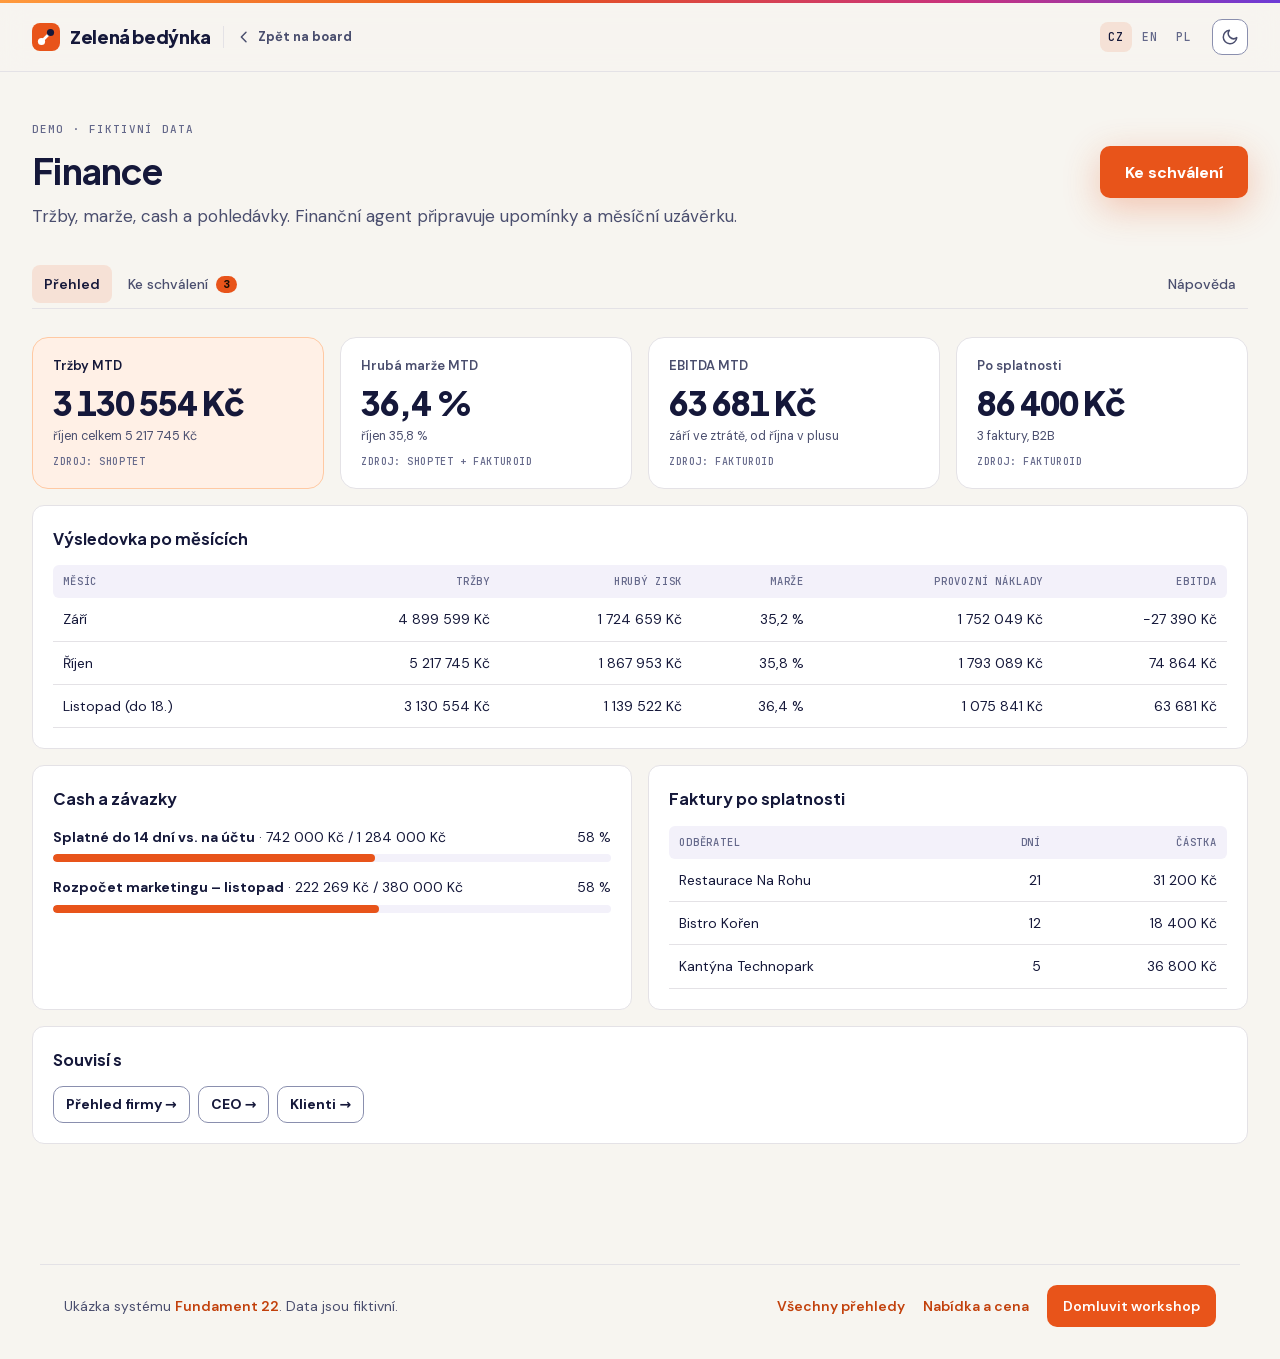
<file: demo/finance/index.html>
<!DOCTYPE html>
<html lang="cs">
<head>
<meta charset="utf-8">
<meta name="viewport" content="width=device-width,initial-scale=1">
<title>Finance — ukázkový přehled e-shopu | Fundament 22</title>
<meta name="description" content="Tržby, marže, cash a pohledávky. Finanční agent připravuje upomínky a měsíční uzávěrku. Ukázka s fiktivními daty e-shopu Zelená bedýnka: přehled, který čtou lidé i AI agenti, s frontou návrhů ke schválení.">
<meta name="robots" content="noindex, nofollow">
<link rel="canonical" href="https://adamku8.github.io/fundament22/demo/finance/">
<meta property="og:type" content="website">
<meta property="og:locale" content="cs_CZ">
<meta property="og:site_name" content="Fundament 22">
<meta property="og:title" content="Finance — ukázkový přehled e-shopu | Fundament 22">
<meta property="og:description" content="Tržby, marže, cash a pohledávky. Finanční agent připravuje upomínky a měsíční uzávěrku. Ukázka s fiktivními daty e-shopu Zelená bedýnka: přehled, který čtou lidé i AI agenti, s frontou návrhů ke schválení.">
<meta property="og:url" content="https://adamku8.github.io/fundament22/demo/finance/">
<meta property="og:image" content="https://adamku8.github.io/fundament22/assets/og-demo.png">
<meta property="og:image:width" content="1200">
<meta property="og:image:height" content="630">
<meta name="twitter:card" content="summary_large_image">
<link rel="icon" href="../../assets/favicon.svg" type="image/svg+xml">
<link rel="apple-touch-icon" href="../../assets/apple-touch-icon.png">
<link rel="stylesheet" href="../../assets/fonts.css">
<script type="application/ld+json">{"@context": "https://schema.org", "@graph": [{"@type": "WebPage", "name": "Finance — ukázkový přehled e-shopu | Fundament 22", "description": "Tržby, marže, cash a pohledávky. Finanční agent připravuje upomínky a měsíční uzávěrku. Ukázka s fiktivními daty e-shopu Zelená bedýnka: přehled, který čtou lidé i AI agenti, s frontou návrhů ke schválení.", "url": "https://adamku8.github.io/fundament22/demo/finance/", "inLanguage": "cs", "isPartOf": {"@type": "WebSite", "name": "Fundament 22", "url": "https://adamku8.github.io/fundament22/"}}, {"@type": "BreadcrumbList", "itemListElement": [{"@type": "ListItem", "position": 1, "name": "Fundament 22", "item": "https://adamku8.github.io/fundament22/"}, {"@type": "ListItem", "position": 2, "name": "Demo", "item": "https://adamku8.github.io/fundament22/demo/"}, {"@type": "ListItem", "position": 3, "name": "Finance", "item": "https://adamku8.github.io/fundament22/demo/finance/"}]}]}</script>
<script>(function(){try{var t=localStorage.getItem("board-theme");
if(t!=="light"&&t!=="dark")t=matchMedia("(prefers-color-scheme: dark)").matches?"dark":"light";
document.documentElement.dataset.theme=t;}catch(e){}})();</script>
<style>
:root{--font:"DM Sans",system-ui,-apple-system,sans-serif;--font-display:"Plus Jakarta Sans","DM Sans",system-ui,sans-serif;--font-mono:"JetBrains Mono",ui-monospace,monospace;
  --bg:#f7f5f0;--surface:#fff;--surface-2:#f3f1fa;--ink:#15183a;--ink-2:#4a4e6e;--ink-3:#64688a;--line:#e4e2e6;--field-line:#8a8fae;--link:#c2410c;--accent:#e8541a;--accent-hover:#c2410c;--accent-ink:#fff;--accent-soft:#fff0e6;--accent-line:#ffc9a3;--accent-tint:#e8541a1f;--violet-soft:#efeafd;--success-soft:#e6f8f0;--blue-soft:#e8f0fe;--magenta-soft:#fbe9f2;--tile-shadow:0 18px 50px rgba(21,24,58,.10);--hover:#15183a0f;--count-ink:#1a0e05;--inverse:#15183a;--on-inverse:#fff;--magenta:#c8327e;--violet:#6d3bd6;--blue:#2f7bf0;--success:#127552;--danger:#d32f2f;--danger-ink:#fff;--danger-bg:#fdecec;--soft:#fff0e6;--seg-shadow:0 1px 3px rgba(21,24,58,.14);--cta-shadow:0 10px 36px rgba(232,84,26,.3);--modal-shadow:0 30px 80px rgba(21,24,58,.2);color-scheme:light;--r-btn:10px}
@media (prefers-color-scheme:dark){:root:not([data-theme="light"]){--bg:#10143a;--surface:#15183a;--surface-2:#232646;--ink:#f3f1fa;--ink-2:#c9cce6;--ink-3:#8e93ba;--line:#313452;--field-line:#6b6f9a;--link:#ffb25c;--accent:#ff6a2a;--accent-hover:#ff9a3d;--accent-ink:#1a0e05;--accent-soft:#3a2d3a;--accent-line:#6b3b2c;--accent-tint:#ff7a2f24;--violet-soft:#2a2556;--success-soft:#173a3a;--blue-soft:#1d2a55;--magenta-soft:#3a1c34;--tile-shadow:0 18px 50px rgba(0,0,0,.35);--hover:#ffffff0f;--count-ink:#1a0e05;--inverse:#f3f1fa;--on-inverse:#15183a;--magenta:#e0407e;--violet:#a98bfa;--blue:#659df2;--success:#3ddc97;--danger:#f87171;--danger-ink:#15183a;--danger-bg:#3a1c2a;--soft:#3a2d3a;--seg-shadow:0 1px 3px #0007;--cta-shadow:0 10px 40px rgba(255,106,42,.35);--modal-shadow:0 30px 80px #0008;color-scheme:dark}}
:root[data-theme="dark"]{--bg:#10143a;--surface:#15183a;--surface-2:#232646;--ink:#f3f1fa;--ink-2:#c9cce6;--ink-3:#8e93ba;--line:#313452;--field-line:#6b6f9a;--link:#ffb25c;--accent:#ff6a2a;--accent-hover:#ff9a3d;--accent-ink:#1a0e05;--accent-soft:#3a2d3a;--accent-line:#6b3b2c;--accent-tint:#ff7a2f24;--violet-soft:#2a2556;--success-soft:#173a3a;--blue-soft:#1d2a55;--magenta-soft:#3a1c34;--tile-shadow:0 18px 50px rgba(0,0,0,.35);--hover:#ffffff0f;--count-ink:#1a0e05;--inverse:#f3f1fa;--on-inverse:#15183a;--magenta:#e0407e;--violet:#a98bfa;--blue:#659df2;--success:#3ddc97;--danger:#f87171;--danger-ink:#15183a;--danger-bg:#3a1c2a;--soft:#3a2d3a;--seg-shadow:0 1px 3px #0007;--cta-shadow:0 10px 40px rgba(255,106,42,.35);--modal-shadow:0 30px 80px #0008;color-scheme:dark}
*,*::before,*::after{box-sizing:border-box}
body{margin:0;background:var(--bg);color:var(--ink);font:15px/1.6 var(--font);font-variant-numeric:tabular-nums;-webkit-font-smoothing:antialiased}
button,input,select{font:inherit;color:inherit}button{cursor:pointer}
:focus-visible{outline:2px solid var(--link);outline-offset:2px}[hidden]{display:none!important}
/* HLAVIČKA (neměnit) – značkový proužek, logo AI Firma, Zpět, CZ/EN/PL, režim */
.top{position:sticky;top:0;z-index:20;background:color-mix(in srgb,var(--bg) 82%,transparent);-webkit-backdrop-filter:blur(14px);backdrop-filter:blur(14px);border-bottom:1px solid var(--line)}
.strip{height:3px;background:linear-gradient(90deg,#ff9a3d,var(--accent) 40%,var(--magenta) 75%,var(--violet))}
.logo-word{font-family:var(--font-display);font-weight:800;font-size:18px;letter-spacing:-.02em;margin-left:10px;white-space:nowrap}
.mark-a{fill:var(--accent)}.mark-b{fill:var(--inverse)}.mark-c{fill:var(--surface)}
.top-in{max-width:1440px;margin:0 auto;padding:10px 32px;display:flex;align-items:center;gap:12px;min-height:68px;flex-wrap:wrap}
.logo{display:flex;align-items:center;flex:none;color:var(--ink)}.logo svg{height:28px;width:28px;display:block}
.sep{width:1px;height:22px;background:var(--line);flex:none}
.back{display:inline-flex;align-items:center;gap:6px;color:var(--ink-2);text-decoration:none;font-size:13px;font-weight:700;white-space:nowrap}
.back:hover{color:var(--link)}.back svg{width:16px;height:16px}
.spacer{flex:1}
.lang-seg{display:flex;gap:2px}
.lang-seg button{border:none;background:transparent;font-family:var(--font-mono);font-size:11.5px;font-weight:500;letter-spacing:.08em;color:var(--ink-3);padding:6px 8px;border-radius:8px}
.lang-seg button:hover{background:var(--hover);color:var(--ink)}
.lang-seg button[aria-pressed="true"]{background:var(--accent-tint);color:var(--ink)}
.icon-btn{width:36px;height:36px;display:grid;place-items:center;border-radius:var(--r-btn);border:1px solid var(--field-line);background:var(--surface);color:var(--ink-2);flex:none}
.icon-btn:hover{color:var(--ink);border-color:var(--ink-2)}.icon-btn svg{width:18px;height:18px}
/* TITULEK + CTA */
.wrap{max-width:1440px;margin:0 auto;padding:0 32px 64px}
.head{display:flex;align-items:center;justify-content:space-between;gap:24px;flex-wrap:wrap;padding:44px 0 32px}
.titles{min-width:0;flex:1 1 420px}
h1{font-family:var(--font-display);font-size:36px;line-height:1.22;font-weight:700;letter-spacing:-.02em;margin:0}
.subtitle{margin:10px 0 0;font-size:17px;line-height:1.55;color:var(--ink-2)}
.ctas{display:flex;gap:12px;flex-wrap:wrap;align-items:center}
.btn{display:inline-flex;align-items:center;justify-content:center;gap:8px;border-radius:var(--r-btn);border:1px solid transparent;font-weight:700;font-size:15px;padding:10px 18px;min-height:44px;background:none;transition:background-color .15s}
.btn svg{width:18px;height:18px;flex:none}
.btn.sm{min-height:36px;padding:6px 12px;font-size:14px}.btn.lg{min-height:52px;padding:12px 24px;font-size:16px}
.btn.primary{background:var(--accent);color:var(--accent-ink)}.btn.primary.lg{box-shadow:var(--cta-shadow)}.btn.primary:hover{background:var(--accent-hover)}
.btn.secondary{background:var(--inverse);color:var(--on-inverse)}.btn.secondary:hover{opacity:.88}
.btn.outline{border-color:var(--field-line);color:var(--ink);background:var(--surface)}.btn.outline:hover{background:var(--surface-2)}
.btn.ghost{color:var(--ink-2)}.btn.ghost:hover{background:var(--surface-2);color:var(--ink)}
.btn.danger{background:var(--danger);color:var(--danger-ink)}.btn:disabled{opacity:.5;cursor:not-allowed}
/* MENU – lišta odkazů na vlasové lince, 48 px, položky vlevo, .nav-right doprava, aktivní = oranžový nádech */
.nav{display:flex;width:100%;height:48px;align-items:center;justify-content:flex-start;gap:4px;margin-bottom:28px;border-bottom:1px solid var(--line);overflow-x:auto}
.nav button{display:inline-flex;align-items:center;gap:8px;height:38px;padding:0 12px;border:none;background:transparent;font-size:14px;font-weight:500;color:var(--ink-2);border-radius:8px;white-space:nowrap;transition:background-color .15s,color .15s}
.nav button:hover{background:var(--hover);color:var(--ink)}
.nav button[aria-current="page"]{background:var(--accent-tint);color:var(--ink);font-weight:600}
.nav .nav-right{margin-left:auto}
.count{font-size:11px;font-weight:700;line-height:1.5;background:var(--accent);color:var(--count-ink);border-radius:999px;padding:0 7px;min-width:20px;text-align:center}
/* KARTY, KPI, TABULKY */
.card{background:var(--surface);border:1px solid var(--line);border-radius:12px;padding:20px;margin-bottom:16px}
.card h2{font-family:var(--font-display);font-size:16px;font-weight:700;margin:0 0 14px}
.kpis{display:grid;grid-template-columns:repeat(auto-fit,minmax(190px,1fr));gap:16px;margin-bottom:16px}
.kpi{background:var(--surface);border:1px solid var(--line);border-radius:16px;padding:18px 20px}
.kpi.accent{background:var(--accent-soft);border-color:var(--accent-line)}
.kpi-l{font-size:13px;font-weight:600;color:var(--ink-2)}.kpi.accent .kpi-l{color:var(--ink)}
.kpi-v{font-family:var(--font-display);font-size:34px;line-height:1.15;font-weight:800;letter-spacing:-.03em;margin:6px 0 4px}
.kpi-s{font-size:12.5px;color:var(--ink-2)}
.tbl-wrap{overflow-x:auto}
table{border-collapse:collapse;width:100%;font-size:14px}
th{text-align:left;font-family:var(--font-mono);font-weight:500;letter-spacing:.08em;text-transform:uppercase;color:var(--ink-3);font-size:10.5px;padding:8px 10px;background:var(--surface-2);white-space:nowrap}
th:first-child{border-radius:6px 0 0 6px}th:last-child{border-radius:0 6px 6px 0}
td{padding:10px;border-bottom:1px solid var(--line)}td.num,th.num{text-align:right;white-space:nowrap}
.muted{color:var(--ink-2)}
.meter{margin-bottom:14px}.meter-h{display:flex;justify-content:space-between;font-size:14px;margin-bottom:6px}
.meter-h b{font-weight:700}.track{height:8px;background:var(--surface-2);border-radius:4px;overflow:hidden}
.fill{height:100%;border-radius:4px;background:var(--accent)}.fill.warn{background:var(--danger)}
.bars{display:flex;align-items:flex-end;gap:4px;height:140px;padding-top:8px}
.bars div{flex:1;background:var(--accent);border-radius:3px 3px 0 0;min-height:2px}
/* NASTAVENÍ – svislý seznam jako postranní panel chatu: mono nadpisy skupin, aktivní řádek s oranžovým nádechem */
.settings{display:grid;grid-template-columns:232px minmax(0,1fr);gap:24px;align-items:start}
.smenu{position:sticky;top:84px;display:flex;flex-direction:column;gap:4px;padding-right:16px;border-right:1px solid var(--line)}
.smenu-sec{display:flex;flex-direction:column;gap:2px}.smenu-sec+.smenu-sec{margin-top:12px}
.smenu-h{font-family:var(--font-mono);font-size:11px;font-weight:500;letter-spacing:.1em;text-transform:uppercase;color:var(--ink-3);padding:0 10px 8px}
.smenu button{display:flex;align-items:center;justify-content:space-between;gap:8px;width:100%;text-align:left;border:0;background:none;padding:8px 10px;border-radius:8px;font-size:14px;font-weight:500;color:var(--ink-2);transition:background-color .15s,color .15s}
.smenu button:hover{background:var(--hover);color:var(--ink)}
.smenu button[aria-current="page"]{background:var(--accent-tint);color:var(--ink);font-weight:600}
.toast{position:fixed;left:50%;bottom:20px;transform:translateX(-50%);background:var(--inverse);color:var(--on-inverse);box-shadow:var(--modal-shadow);padding:12px 18px;border-radius:var(--r-btn);font-size:14px;font-weight:500;z-index:60;max-width:90vw}
@media (max-width:900px){.top-in,.wrap{padding-left:16px;padding-right:16px}}
@media (max-width:760px){.settings{grid-template-columns:1fr}.smenu{position:static;flex-direction:row;flex-wrap:wrap;gap:8px;padding:0 0 12px;border-right:0;border-bottom:1px solid var(--line)}.smenu-sec{flex-direction:row;flex-wrap:wrap}.smenu-sec+.smenu-sec{margin-top:0}.smenu-h{display:none}.smenu button{width:auto}}
@media (max-width:640px){h1{font-size:28px}.ctas{width:100%}.ctas .btn{flex:1}}
@media (prefers-reduced-motion:reduce){*{transition:none!important;animation:none!important}}

.badge{font-family:var(--font-mono);font-size:10px;font-weight:500;letter-spacing:.08em;text-transform:uppercase;padding:3px 7px;border-radius:4px;background:var(--surface-2);color:var(--ink-2);white-space:nowrap;display:inline-block;line-height:1.5}
.eyebrow{display:inline-block;font-family:var(--font-mono);font-size:11px;font-weight:500;letter-spacing:.1em;text-transform:uppercase;color:var(--ink-3);margin-bottom:10px}
.cols{display:grid;grid-template-columns:repeat(auto-fit,minmax(380px,1fr));gap:16px;margin-bottom:0}
.cols>.card{margin-bottom:16px}
.badge.ok{background:var(--success-soft);color:var(--success)}.badge.warn{background:var(--accent-soft);color:var(--link)}.badge.bad{background:var(--danger-bg);color:var(--danger)}
.axis{display:flex;justify-content:space-between;font-family:var(--font-mono);font-size:10.5px;letter-spacing:.06em;color:var(--ink-3);margin-top:6px}
.alist{display:flex;flex-direction:column}.arow{display:flex;gap:12px;align-items:flex-start;padding:12px 0;border-bottom:1px solid var(--line)}.arow:last-child{border-bottom:0}
.arow .txt{flex:1;font-size:14px}.arow a{color:var(--link);font-size:13px;font-weight:600;text-decoration:none;white-space:nowrap}.arow a:hover{text-decoration:underline}
.appr{display:flex;gap:16px;align-items:center;flex-wrap:wrap;padding:16px 0;border-bottom:1px solid var(--line)}.appr:last-child{border-bottom:0}
.appr .body{flex:1 1 320px;min-width:0}.appr .txt{font-size:15px;margin:6px 0 2px}.appr .src{font-size:12.5px;color:var(--ink-3)}.appr .acts{display:flex;gap:8px}
.appr.done .txt{color:var(--ink-2)}.appr.done .acts{display:none}.appr .res{font-size:13px;color:var(--success);margin-top:6px}
.kpi-src{font-family:var(--font-mono);font-size:10px;font-weight:500;letter-spacing:.06em;text-transform:uppercase;color:var(--ink-3);margin-top:8px}
.card>.kpis{margin-bottom:0}.card>.note{margin:14px 0 0;font-size:13px;color:var(--ink-2)}
.tl{display:flex;flex-direction:column}.tl-row{display:grid;grid-template-columns:56px 170px minmax(0,1fr) auto;gap:12px;align-items:baseline;padding:11px 0;border-bottom:1px solid var(--line)}.tl-row:last-child{border-bottom:0}
.tl-time{font-family:var(--font-mono);font-size:12px;color:var(--ink-3)}.tl-txt{font-size:14px}.tl-src{font-family:var(--font-mono);font-size:10px;letter-spacing:.06em;text-transform:uppercase;color:var(--ink-3);white-space:nowrap}
@media (max-width:760px){.tl-row{grid-template-columns:56px minmax(0,1fr)}.tl-txt,.tl-src{grid-column:2}}
.lnk{color:var(--link);text-decoration:none;font-weight:600}.lnk:hover{text-decoration:underline}
.rel{display:flex;gap:8px;flex-wrap:wrap}.rel a.btn{text-decoration:none}
.text p{margin:0 0 10px;font-size:15px;max-width:72ch}.text p:last-child{margin:0}
@media (max-width:640px){.cols{grid-template-columns:1fr}}

/* --- web Fundament 22: úpravy proti verzi v Claude --- */
#nav button[data-view="settings"],#nav button[data-view="favs"]{display:none}
.f22-bar{margin:40px auto 0;max-width:1200px;padding:20px 24px 32px;display:flex;flex-wrap:wrap;gap:12px 20px;align-items:center;justify-content:space-between;border-top:1px solid var(--line);font-size:14px;color:var(--ink-2)}
.f22-bar a{color:var(--link);font-weight:600;text-decoration:none}.f22-bar a:hover{text-decoration:underline}
.f22-bar .f22-cta{background:var(--accent);color:var(--accent-ink);padding:10px 16px;border-radius:10px}
.f22-bar nav{display:flex;flex-wrap:wrap;gap:8px 18px;align-items:center}
</style>

</head>
<body>
<header class="top"><div class="strip"></div><div class="top-in">
  <span class="logo" role="img" aria-label="Zelená bedýnka"><svg viewBox="0 0 28 28" aria-hidden="true"><rect class="mark-a" width="28" height="28" rx="8"/><path d="M9.5 18.5L18.5 9.5" stroke="var(--surface)" stroke-width="2.6" stroke-linecap="round"/><circle class="mark-c" cx="9.5" cy="18.5" r="3.6"/><circle class="mark-b" cx="18.5" cy="9.5" r="3.6"/></svg><span class="logo-word">Zelená bedýnka</span></span>
  <span class="sep"></span>
  <a class="back" href="https://adamku8.github.io/fundament22/demo/" target="_top" rel="noopener">
    <svg viewBox="0 0 24 24" fill="none" stroke="currentColor" stroke-width="2.2" stroke-linecap="round" stroke-linejoin="round"><path d="M15 5l-7 7 7 7"/></svg>
    <span data-t="Zpět na board">Zpět na board</span></a>
  <span class="spacer"></span>
  <div class="lang-seg" id="lang" role="group" aria-label="Jazyk">
    <button type="button" data-lang="cs">CZ</button><button type="button" data-lang="en">EN</button><button type="button" data-lang="pl">PL</button></div>
  <button class="icon-btn" id="theme" type="button"></button>
</div></header>

<div class="wrap">
  <div class="head">
    <div class="titles"><span class="eyebrow" data-t="DEMO · FIKTIVNÍ DATA">DEMO · FIKTIVNÍ DATA</span>
    <h1 data-t="Finance">Finance</h1>
      <p class="subtitle" data-t="Tržby, marže, cash a pohledávky. Finanční agent připravuje upomínky a měsíční uzávěrku.">Tržby, marže, cash a pohledávky. Finanční agent připravuje upomínky a měsíční uzávěrku.</p></div>
    <div class="ctas"><!-- hlavní CTA, max 2; vynech celý div, pokud nejsou -->
      <button class="btn primary lg" id="ctaMain" type="button"><span data-t="Ke schválení">Ke schválení</span></button>
    </div>
  </div>
  <nav class="nav" id="nav" aria-label="Sekce">
    <button data-view="home" aria-current="page" data-t="Přehled">Přehled</button>
    <button data-view="approvals"><span data-t="Ke schválení">Ke schválení</span><span class="count" id="apCount"></span></button>
    <button data-view="settings" data-t="Nastavení">Nastavení</button>
    <button data-view="help" class="nav-right" data-t="Nápověda">Nápověda</button>
  </nav>
  <main id="view"><div class="kpis"><div class="kpi accent"><div class="kpi-l">Tržby MTD</div><div class="kpi-v">3&nbsp;130&nbsp;554&nbsp;Kč</div><div class="kpi-s">říjen celkem 5&nbsp;217&nbsp;745&nbsp;Kč</div><div class="kpi-src">zdroj: Shoptet</div></div><div class="kpi"><div class="kpi-l">Hrubá marže MTD</div><div class="kpi-v">36,4&nbsp;%</div><div class="kpi-s">říjen 35,8 %</div><div class="kpi-src">zdroj: Shoptet + Fakturoid</div></div><div class="kpi"><div class="kpi-l">EBITDA MTD</div><div class="kpi-v">63&nbsp;681&nbsp;Kč</div><div class="kpi-s">září ve ztrátě, od října v plusu</div><div class="kpi-src">zdroj: Fakturoid</div></div><div class="kpi"><div class="kpi-l">Po splatnosti</div><div class="kpi-v">86&nbsp;400&nbsp;Kč</div><div class="kpi-s">3 faktury, B2B</div><div class="kpi-src">zdroj: Fakturoid</div></div></div><div class="card"><h2>Výsledovka po měsících</h2><div class="tbl-wrap"><table><thead><tr><th>Měsíc</th><th class="num">Tržby</th><th class="num">Hrubý zisk</th><th class="num">Marže</th><th class="num">Provozní náklady</th><th class="num">EBITDA</th></tr></thead><tbody><tr><td>Září</td><td class="num">4&nbsp;899&nbsp;599&nbsp;Kč</td><td class="num">1&nbsp;724&nbsp;659&nbsp;Kč</td><td class="num">35,2&nbsp;%</td><td class="num">1&nbsp;752&nbsp;049&nbsp;Kč</td><td class="num">−27&nbsp;390&nbsp;Kč</td></tr><tr><td>Říjen</td><td class="num">5&nbsp;217&nbsp;745&nbsp;Kč</td><td class="num">1&nbsp;867&nbsp;953&nbsp;Kč</td><td class="num">35,8&nbsp;%</td><td class="num">1&nbsp;793&nbsp;089&nbsp;Kč</td><td class="num">74&nbsp;864&nbsp;Kč</td></tr><tr><td>Listopad (do 18.)</td><td class="num">3&nbsp;130&nbsp;554&nbsp;Kč</td><td class="num">1&nbsp;139&nbsp;522&nbsp;Kč</td><td class="num">36,4&nbsp;%</td><td class="num">1&nbsp;075&nbsp;841&nbsp;Kč</td><td class="num">63&nbsp;681&nbsp;Kč</td></tr></tbody></table></div></div><div class="cols"><div class="card"><h2>Cash a závazky</h2><div class="meter"><div class="meter-h"><span><b>Splatné do 14 dní vs. na účtu</b> · 742&nbsp;000 Kč / 1&nbsp;284&nbsp;000 Kč</span><span>58 %</span></div><div class="track"><div class="fill" style="width: 57.7882%;"></div></div></div><div class="meter"><div class="meter-h"><span><b>Rozpočet marketingu – listopad</b> · 222&nbsp;269 Kč / 380&nbsp;000 Kč</span><span>58 %</span></div><div class="track"><div class="fill" style="width: 58.4918%;"></div></div></div></div><div class="card"><h2>Faktury po splatnosti</h2><div class="tbl-wrap"><table><thead><tr><th>Odběratel</th><th class="num">Dní</th><th class="num">Částka</th></tr></thead><tbody><tr><td>Restaurace Na Rohu</td><td class="num">21</td><td class="num">31&nbsp;200&nbsp;Kč</td></tr><tr><td>Bistro Kořen</td><td class="num">12</td><td class="num">18&nbsp;400&nbsp;Kč</td></tr><tr><td>Kantýna Technopark</td><td class="num">5</td><td class="num">36&nbsp;800&nbsp;Kč</td></tr></tbody></table></div></div></div><div class="card"><h2>Souvisí s</h2><div class="rel"><a class="btn outline sm" href="https://adamku8.github.io/fundament22/demo/prehled-firmy/" target="_top" rel="noopener">Přehled firmy →</a><a class="btn outline sm" href="https://adamku8.github.io/fundament22/demo/ceo/" target="_top" rel="noopener">CEO →</a><a class="btn outline sm" href="https://adamku8.github.io/fundament22/demo/klienti/" target="_top" rel="noopener">Klienti →</a></div></div></main>
</div>

<footer class="f22-bar"><span>Ukázka systému <a href="../../">Fundament 22</a>. Data jsou fiktivní.</span><nav aria-label="Fundament 22"><a href="../">Všechny přehledy</a><a href="../../#cena">Nabídka a cena</a><a class="f22-cta" href="https://calendar.app.google/v39ka3uchSRSSG2AA" rel="noopener">Domluvit workshop</a></nav></footer>
<script>
(function(){"use strict";
const $=s=>document.querySelector(s);
const el=(tag,attrs,...kids)=>{const e=document.createElement(tag);if(attrs)for(const[k,v]of Object.entries(attrs)){if(v==null||v===false)continue;if(k==='class')e.className=v;else if(k==='text')e.textContent=v;else if(k==='style')e.style.cssText=v;else if(k.startsWith('on'))e.addEventListener(k.slice(2),v);else e.setAttribute(k,v===true?'':v)}for(const c of kids.flat()){if(c==null||c===false)continue;e.append(c.nodeType?c:document.createTextNode(String(c)))}return e};

/* ---------- i18n: klíč = český text, hodnota = [EN, PL] ---------- */
const LANGS=['cs','en','pl'];
let LANG=(()=>{try{const l=localStorage.getItem('board-lang');return LANGS.includes(l)?l:'cs'}catch(e){return 'cs'}})();
const D={
 'Zpět na board':['Back to board','Powrót do tablicy'],'Přehled':['Overview','Przegląd'],'Nastavení':['Settings','Ustawienia'],'Nápověda':['Help','Pomoc'],
 'Přepnout na světlý režim':['Switch to light mode','Przełącz na tryb jasny'],'Přepnout na tmavý režim':['Switch to dark mode','Przełącz na tryb ciemny'],
 'Statistiky':['Statistics','Statystyki'],'Návštěvnost':['Traffic','Odwiedziny'],'Využití databáze a úložiště':['Database & storage usage','Wykorzystanie bazy i magazynu'],
 'Návštěv za 30 dní':['Visits in 30 days','Wizyty w 30 dni'],'Unikátních uživatelů':['Unique users','Unikalni użytkownicy'],'Dnes':['Today','Dziś'],
 'Návštěvy po dnech':['Visits per day','Wizyty dziennie'],'Nejaktivnější uživatelé':['Most active users','Najaktywniejsi użytkownicy'],'Uživatel':['User','Użytkownik'],'Návštěv':['Visits','Wizyt'],'Naposledy':['Last seen','Ostatnio'],
 'Databáze':['Database','Baza danych'],'dokumentů':['documents','dokumentów'],'Úložiště souborů':['File storage','Magazyn plików'],'souborů':['files','plików'],
 'Statistiky vidí jen admini.':['Only admins can see statistics.','Statystyki widzą tylko administratorzy.'],'Žádná data.':['No data.','Brak danych.'],'Načítám…':['Loading…','Wczytywanie…'],
 'Úložiště je plné.':['Storage is full.','Magazyn jest pełny.'],'Neznámý':['Unknown','Nieznany'],
 "Ke schválení":["For approval", "Do zatwierdzenia"],
 "Schválit":["Approve", "Zatwierdź"],
 "Upravit":["Edit", "Edytuj"],
 "Schváleno":["Approved", "Zatwierdzono"],
 "Demo: ve skutečném provozu se schválení propíše do Slacku a do mozku firmy.":["Demo: in real use, the approval goes to Slack and the company brain.", "Demo: w realnym użyciu zatwierdzenie trafi do Slacka i do mózgu firmy."],
 "Demo: tady byste návrh upravili v chatu s Claude.":["Demo: you would edit the proposal in a Claude chat.", "Demo: tutaj edytowalibyście propozycję w czacie z Claude."],
 "Zdroj":["Source", "Źródło"],
 "Otevřít":["Open", "Otwórz"],
 "DEMO · FIKTIVNÍ DATA":["DEMO · FICTIONAL DATA", "DEMO · DANE FIKCYJNE"],
 "Všechno je vyřízené.":["All done.", "Wszystko załatwione."],
 "Data: Shoptet, Fakturoid, Pipedrive, Freshdesk, Ecomail, Google Ads, Meta, Slack. Stav k 18. 11. 2026.":["Data: Shoptet, Fakturoid, Pipedrive, Freshdesk, Ecomail, Google Ads, Meta, Slack. As of 18 Nov 2026.", "Dane: Shoptet, Fakturoid, Pipedrive, Freshdesk, Ecomail, Google Ads, Meta, Slack. Stan na 18.11.2026."],
 "Jak to funguje":["How it works", "Jak to działa"],
 "Agenti každé ráno načtou data z napojených nástrojů, zapíšou je do firemního mozku a připraví návrhy. Člověk je schválí – tady, ve Slacku nebo v chatu s Claude.":["Every morning the agents read data from connected tools, write it into the company brain and prepare proposals. A person approves them – here, in Slack or in a Claude chat.", "Każdego ranka agenci czytają dane z podłączonych narzędzi, zapisują je w mózgu firmy i przygotowują propozycje. Człowiek je zatwierdza – tutaj, na Slacku lub w czacie z Claude."],
 "Tohle je demo s fiktivními daty e-shopu Zelená bedýnka. Stejný systém provozujeme u sebe a nasadíme ho i u vás.":["This is a demo with fictional data of the Zelená bedýnka e-shop. We run the same system ourselves and can deploy it for you.", "To demo z fikcyjnymi danymi e-sklepu Zelená bedýnka. Ten sam system prowadzimy u siebie i wdrożymy go u was."],
 "Omezení":["Limitations", "Ograniczenia"],
 "Kapacita databáze je odhad. Návštěvnost zachytí jen úroveň Contributor a výš. Statistiky vidí jen admini. Plné úložiště se hlásí „Úložiště je plné.“":["Database capacity is an estimate. Traffic only captures Contributor level and up. Only admins see statistics. A full storage reports “Storage is full.”", "Pojemność bazy to szacunek. Ruch rejestruje tylko poziom Contributor i wyżej. Statystyki widzą tylko administratorzy. Pełny magazyn zgłasza „Magazyn jest pełny.”"],
 "Souvisí s":["Related", "Powiązane"],
 "Zapsáno do mozku → rozhodnuti.md":["Written to the brain → rozhodnuti.md", "Zapisano w mózgu → rozhodnuti.md"],
 "Oznámeno ve Slacku v":["Announced in Slack in", "Ogłoszono na Slacku w"],
 "Další krok provede agent v nástroji":["The agent takes the next step in", "Kolejny krok agent wykona w narzędziu"],
 "zdroj":["source", "źródło"],
 "Přehled firmy":["Company overview", "Przegląd firmy"],
 "Jak je na tom firma dnes. Čísla napříč odděleními, co hoří a kde čeká schválení. Pro celý tým, každé ráno.":["How the company is doing today. Numbers across departments, what is on fire and what awaits approval. For the whole team, every morning.", "Jak firma radzi sobie dziś. Liczby ze wszystkich działów, co się pali i co czeka na zatwierdzenie. Dla całego zespołu, każdego ranka."],
 "Dnešní stav celé firmy pro celý tým: čísla, co hoří, co čeká na schválení.":["Today's state of the whole company for the whole team: numbers, fires, approvals.", "Dzisiejszy stan całej firmy dla całego zespołu: liczby, problemy, zatwierdzenia."],
 "Tržby včera":["Revenue yesterday", "Przychód wczoraj"],
 "−4,5 % vs. minulý týden":["−4.5% vs. last week", "−4,5 % vs. poprzedni tydzień"],
 "Objednávky včera":["Orders yesterday", "Zamówienia wczoraj"],
 "−7,6 % vs. minulý týden":["−7.6% vs. last week", "−7,6 % vs. poprzedni tydzień"],
 "Hrubá marže MTD":["Gross margin MTD", "Marża brutto MTD"],
 "cíl 36 %":["target 36%", "cel 36%"],
 "Otevřené tikety":["Open tickets", "Otwarte zgłoszenia"],
 "5 starších než 24 h":["5 older than 24 h", "5 starszych niż 24 h"],
 "Co hoří":["What is on fire", "Co się pali"],
 "SKLAD":["STOCK", "MAGAZYN"],
 "Avokádo Hass dojde do 1,5 dne. Nákupní agent připravil objednávku.":["Hass avocado runs out in 1.5 days. The purchasing agent prepared an order.", "Awokado Hass skończy się za 1,5 dnia. Agent zakupowy przygotował zamówienie."],
 "FINANCE":["FINANCE", "FINANSE"],
 "3 B2B faktury po splatnosti, celkem 86 400 Kč.":["3 overdue B2B invoices, 86,400 CZK in total.", "3 przeterminowane faktury B2B, razem 86 400 CZK."],
 "SUPPORT":["SUPPORT", "WSPARCIE"],
 "Rajčata cherry: 9 reklamací za 3 dny, stejný dodavatel.":["Cherry tomatoes: 9 complaints in 3 days, same supplier.", "Pomidory koktajlowe: 9 reklamacji w 3 dni, ten sam dostawca."],
 "MARKETING":["MARKETING", "MARKETING"],
 "Google Ads: cena za nového zákazníka +22 % za týden.":["Google Ads: cost per new customer +22% this week.", "Google Ads: koszt nowego klienta +22% w tygodniu."],
 "Čeká na schválení":["Awaiting approval", "Czeka na zatwierdzenie"],
 "Oblast":["Area", "Obszar"],
 "Počet":["Count", "Liczba"],
 "Co se dělo v noci":["What happened overnight", "Co działo się w nocy"],
 "Přepočítal zásoby podle včerejších prodejů. Avokádo dojde do 1,5 dne, připravil objednávku.":["Recalculated stock from yesterday's sales. Avocado runs out in 1.5 days, prepared an order.", "Przeliczył zapasy według wczorajszej sprzedaży. Awokado skończy się za 1,5 dnia, przygotował zamówienie."],
 "Kurátor mozku":["Brain curator", "Kurator mózgu"],
 "Slack → Mozek":["Slack → Brain", "Slack → Mózg"],
 "Zapsal do mozku 3 věci ze včerejška: nový ceník Farmy Sever, pravidlo pro reklamace rajčat a rozhodnutí o slotech v Brně.":["Wrote 3 things from yesterday into the brain: Farma Sever's new price list, a rule for tomato complaints and the decision on Brno slots.", "Zapisał w mózgu 3 rzeczy z wczoraj: nowy cennik Farmy Sever, zasadę reklamacji pomidorów i decyzję o slotach w Brnie."],
 "Spároval 142 plateb s fakturami. 3 faktury jsou po splatnosti, připravil upomínky.":["Matched 142 payments to invoices. 3 invoices are overdue, prepared reminders.", "Sparował 142 płatności z fakturami. 3 faktury są po terminie, przygotował upomnienia."],
 "Roztřídil 14 nových tiketů a k 9 připravil odpověď. U jednoho neví, nechal ho na člověku.":["Triaged 14 new tickets and drafted replies to 9. Unsure about one, left it to a person.", "Posortował 14 nowych zgłoszeń i do 9 przygotował odpowiedź. Jednego nie wie, zostawił człowiekowi."],
 "Porovnal včerejší výdaje a tržby. Google Ads zdražil, navrhl přesun rozpočtu.":["Compared yesterday's spend and revenue. Google Ads got pricier, proposed a budget move.", "Porównał wczorajsze wydatki i przychody. Google Ads zdrożał, zaproponował przesunięcie budżetu."],
 "Připravil ranní souhrn pro #vedeni. 19 návrhů v 7 oblastech čeká na schválení.":["Prepared the morning summary for #vedeni. 19 proposals in 7 areas await approval.", "Przygotował poranne podsumowanie dla #vedeni. 19 propozycji w 7 obszarach czeka na zatwierdzenie."],
 "Tržby za 30 dní":["Revenue, last 30 days", "Przychód, ostatnie 30 dni"],
 "Provozní agent":["Operations agent", "Agent operacyjny"],
 "Ranní souhrn odeslat do #vedeni ve Slacku.":["Send the morning summary to #vedeni in Slack.", "Wysłać poranne podsumowanie do #vedeni na Slacku."],
 "Asistent CEO":["CEO assistant", "Asystent CEO"],
 "Přesunout páteční poradu na 9:30 – kolize s dodavatelem.":["Move Friday meeting to 9:30 – clash with a supplier.", "Przesunąć piątkowe spotkanie na 9:30 – kolizja z dostawcą."],
 "Objednávky":["Orders", "Zamówienia"],
 "Objednávky, rozvoz a expedice. Agent hlídá sloty a zpoždění.":["Orders, delivery and dispatch. The agent watches slots and delays.", "Zamówienia, dostawy i wysyłka. Agent pilnuje slotów i opóźnień."],
 "Objednávky po dnech, kapacita rozvozu, zpoždění.":["Orders per day, delivery capacity, delays.", "Zamówienia dziennie, pojemność dostaw, opóźnienia."],
 "Průměrný košík":["Average basket", "Średni koszyk"],
 "30 dní: 1 104 Kč":["30 days: 1,104 CZK", "30 dni: 1 104 CZK"],
 "Doručeno včas":["Delivered on time", "Dostarczono na czas"],
 "cíl 97 %":["target 97%", "cel 97%"],
 "Storna za 7 dní":["Cancellations, 7 days", "Anulacje, 7 dni"],
 "12 objednávek":["12 orders", "12 zamówień"],
 "Objednávky za 30 dní":["Orders, last 30 days", "Zamówienia, ostatnie 30 dni"],
 "Kapacita rozvozu na zítra":["Delivery capacity tomorrow", "Pojemność dostaw na jutro"],
 "Praha – vlastní rozvoz":["Prague – own delivery", "Praga – własne dostawy"],
 "slotů":["slots", "slotów"],
 "Brno – vlastní rozvoz":["Brno – own delivery", "Brno – własne dostawy"],
 "Zásilkovna – výdej do 14:00":["Packeta – handover by 14:00", "Packeta – nadanie do 14:00"],
 "balíků":["parcels", "paczek"],
 "Problémové objednávky":["Problem orders", "Problematyczne zamówienia"],
 "Zákazník":["Customer", "Klient"],
 "Stav":["Status", "Status"],
 "Částka":["Amount", "Kwota"],
 "ZPOŽDĚNO":["DELAYED", "OPÓŹNIONE"],
 "CHYBÍ POLOŽKA":["MISSING ITEM", "BRAK POZYCJI"],
 "ZMĚNA ADRESY":["ADDRESS CHANGE", "ZMIANA ADRESU"],
 "NEZAPLACENO":["UNPAID", "NIEOPŁACONE"],
 "Otevřít 10 slotů navíc v Brně na čtvrtek – kapacita na 88 %.":["Open 10 extra slots in Brno for Thursday – capacity at 88%.", "Otworzyć 10 dodatkowych slotów w Brnie na czwartek – pojemność 88%."],
 "Omluvný e-mail a sleva 100 Kč pro objednávku 48 211 (zpoždění 3 h).":["Apology e-mail and 100 CZK discount for order 48211 (3 h delay).", "E-mail z przeprosinami i rabat 100 CZK dla zamówienia 48211 (opóźnienie 3 h)."],
 "Finance":["Finance", "Finanse"],
 "Září":["September", "Wrzesień"],
 "Říjen":["October", "Październik"],
 "Listopad (do 18.)":["November (to 18th)", "Listopad (do 18.)"],
 "Tržby, marže, cash a pohledávky. Finanční agent připravuje upomínky a měsíční uzávěrku.":["Revenue, margin, cash and receivables. The finance agent prepares reminders and the monthly close.", "Przychody, marża, gotówka i należności. Agent finansowy przygotowuje upomnienia i zamknięcie miesiąca."],
 "P&L po měsících, cash, faktury po splatnosti.":["Monthly P&L, cash, overdue invoices.", "P&L miesięcznie, gotówka, przeterminowane faktury."],
 "Tržby MTD":["Revenue MTD", "Przychód MTD"],
 "říjen celkem 5 217 745 Kč":["October total 5,217,745 CZK", "październik razem 5 217 745 CZK"],
 "říjen 35,8 %":["October 35.8%", "październik 35,8%"],
 "EBITDA MTD":["EBITDA MTD", "EBITDA MTD"],
 "září ve ztrátě, od října v plusu":["September at a loss, positive since October", "wrzesień na stracie, od października na plusie"],
 "Po splatnosti":["Overdue", "Po terminie"],
 "3 faktury, B2B":["3 invoices, B2B", "3 faktury, B2B"],
 "Výsledovka po měsících":["P&L by month", "Rachunek wyników miesięcznie"],
 "Měsíc":["Month", "Miesiąc"],
 "Tržby":["Revenue", "Przychód"],
 "Hrubý zisk":["Gross profit", "Zysk brutto"],
 "Marže":["Margin", "Marża"],
 "Provozní náklady":["Operating costs", "Koszty operacyjne"],
 "Cash a závazky":["Cash and payables", "Gotówka i zobowiązania"],
 "Splatné do 14 dní vs. na účtu":["Due within 14 days vs. in bank", "Płatne w 14 dni vs. na koncie"],
 "Rozpočet marketingu – listopad":["Marketing budget – November", "Budżet marketingu – listopad"],
 "Faktury po splatnosti":["Overdue invoices", "Przeterminowane faktury"],
 "Odběratel":["Customer", "Odbiorca"],
 "Dní":["Days", "Dni"],
 "Finanční agent":["Finance agent", "Agent finansowy"],
 "Upomínka Restauraci Na Rohu (21 dní, 31 200 Kč), druhá v pořadí.":["Reminder to Restaurace Na Rohu (21 days, 31,200 CZK), second one.", "Upomnienie do Restaurace Na Rohu (21 dni, 31 200 CZK), drugie."],
 "Upomínka Bistru Kořen (12 dní, 18 400 Kč), první – vlídný tón, stálý klient.":["Reminder to Bistro Kořen (12 days, 18,400 CZK), first – friendly tone, regular client.", "Upomnienie do Bistro Kořen (12 dni, 18 400 CZK), pierwsze – uprzejmy ton, stały klient."],
 "Zaplatit Farmě Jih 214 000 Kč – splatnost pátek, sporná dodávka rajčat odečtena.":["Pay Farma Jih 214,000 CZK – due Friday, disputed tomato delivery deducted.", "Zapłacić Farmie Jih 214 000 CZK – termin piątek, sporna dostawa pomidorów odliczona."],
 "Banka":["Bank", "Bank"],
 "Produkty":["Products", "Produkty"],
 "Sortiment, zásoby a čerstvost. Nákupní agent hlídá, co dojde, a navrhuje objednávky u farem.":["Assortment, stock and freshness. The purchasing agent watches what runs out and proposes farm orders.", "Asortyment, zapasy i świeżość. Agent zakupowy pilnuje braków i proponuje zamówienia u farm."],
 "Zásoby, odpis, nejprodávanější a nákupní návrhy.":["Stock, spoilage, best sellers and purchase proposals.", "Zapasy, straty, bestsellery i propozycje zakupów."],
 "Aktivní produkty":["Active products", "Aktywne produkty"],
 "42 sezónních":["42 seasonal", "42 sezonowe"],
 "Dojde do 3 dnů":["Runs out within 3 days", "Skończy się w 3 dni"],
 "3 kritické":["3 critical", "3 krytyczne"],
 "Odpis za 30 dní":["Spoilage, 30 days", "Straty, 30 dni"],
 "cíl 3 %":["target 3%", "cel 3%"],
 "Průměrná marže":["Average margin", "Średnia marża"],
 "bedýnky 41 %":["boxes 41%", "skrzynki 41%"],
 "Nejprodávanější za 30 dní":["Best sellers, 30 days", "Bestsellery, 30 dni"],
 "Produkt":["Product", "Produkt"],
 "Prodáno":["Sold", "Sprzedano"],
 "Dojde brzy":["Running out soon", "Wkrótce się skończy"],
 "Zásoba":["Stock", "Zapas"],
 "Vydrží":["Lasts", "Wystarczy"],
 "1,5 DNE":["1.5 DAYS", "1,5 DNIA"],
 "2 DNY":["2 DAYS", "2 DNI"],
 "3 DNY":["3 DAYS", "3 DNI"],
 "Odpis podle kategorie (cíl 3 %)":["Spoilage by category (target 3%)", "Straty wg kategorii (cel 3%)"],
 "Bobuloviny a měkké ovoce":["Berries and soft fruit", "Jagody i owoce miękkie"],
 "Listová zelenina":["Leafy vegetables", "Warzywa liściaste"],
 "Kořenová zelenina":["Root vegetables", "Warzywa korzeniowe"],
 "Jablka a hrušky":["Apples and pears", "Jabłka i gruszki"],
 "Nákupní agent":["Purchasing agent", "Agent zakupowy"],
 "Objednat 600 ks avokáda u Fruit Import CZ, dodání čtvrtek ráno.":["Order 600 avocados from Fruit Import CZ, delivery Thursday morning.", "Zamówić 600 szt. awokado w Fruit Import CZ, dostawa czwartek rano."],
 "Rajčata cherry dočasně přepnout na Farmu Sever – 9 reklamací u Farmy Jih.":["Temporarily switch cherry tomatoes to Farma Sever – 9 complaints with Farma Jih.", "Pomidory koktajlowe tymczasowo przenieść do Farmy Sever – 9 reklamacji w Farmie Jih."],
 "Zlevnit listový salát o 20 % – zásoba na 4 dny, trvanlivost 3 dny.":["Discount leaf lettuce by 20% – 4 days of stock, 3-day shelf life.", "Obniżyć cenę sałaty o 20% – zapas na 4 dni, trwałość 3 dni."],
 "Support":["Support", "Wsparcie"],
 "Tikety a reklamace. Agent třídí, navrhuje odpovědi a hledá opakované problémy.":["Tickets and complaints. The agent triages, drafts replies and spots recurring problems.", "Zgłoszenia i reklamacje. Agent sortuje, proponuje odpowiedzi i wyszukuje powtarzające się problemy."],
 "Tikety, reklamace, návrhy odpovědí ke schválení.":["Tickets, complaints, reply drafts for approval.", "Zgłoszenia, reklamacje, projekty odpowiedzi do zatwierdzenia."],
 "První odpověď":["First response", "Pierwsza odpowiedź"],
 "v pracovní době":["during working hours", "w godzinach pracy"],
 "Spokojenost":["Satisfaction", "Zadowolenie"],
 "312 hodnocení":["312 ratings", "312 ocen"],
 "Reklamace":["Complaints", "Reklamacje"],
 "z objednávek za 30 dní":["of orders, 30 days", "zamówień, 30 dni"],
 "Témata tiketů za 30 dní":["Ticket topics, 30 days", "Tematy zgłoszeń, 30 dni"],
 "Poškozené nebo zkažené zboží":["Damaged or spoiled goods", "Uszkodzony lub zepsuty towar"],
 "Zpožděný rozvoz":["Delayed delivery", "Opóźniona dostawa"],
 "Chybějící položka":["Missing item", "Brakująca pozycja"],
 "Změna objednávky":["Order change", "Zmiana zamówienia"],
 "Fakturace":["Invoicing", "Fakturowanie"],
 "Nejstarší otevřené":["Oldest open", "Najstarsze otwarte"],
 "Tiket":["Ticket", "Zgłoszenie"],
 "Téma":["Topic", "Temat"],
 "Čeká":["Waiting", "Czeka"],
 "Rajčata cherry plesnivá":["Mouldy cherry tomatoes", "Spleśniałe pomidory koktajlowe"],
 "Bedýnka bez mrkve":["Box without carrots", "Skrzynka bez marchwi"],
 "Faktura na firmu":["Company invoice", "Faktura na firmę"],
 "Kurýr nepřijel":["Courier did not come", "Kurier nie przyjechał"],
 "Support agent":["Support agent", "Agent wsparcia"],
 "Odpověď na #9 214: omluva, vrácení 89 Kč, náhrada v příští bedýnce.":["Reply to #9214: apology, 89 CZK refund, replacement in next box.", "Odpowiedź na #9214: przeprosiny, zwrot 89 CZK, zamiennik w kolejnej skrzynce."],
 "Odpověď na #9 220: doplnit mrkev zítra s rozvozem zdarma.":["Reply to #9220: send carrots tomorrow, free delivery.", "Odpowiedź na #9220: dosłać marchew jutro, dostawa gratis."],
 "Nový článek do FAQ: jak skladovat avokádo, aby dozrálo. Šetří ~6 tiketů týdně.":["New FAQ article: how to store avocados so they ripen. Saves ~6 tickets a week.", "Nowy artykuł FAQ: jak przechowywać awokado, aby dojrzało. Oszczędza ~6 zgłoszeń tygodniowo."],
 "Mozek":["Brain", "Mózg"],
 "Klienti":["Customers", "Klienci"],
 "Zákazníci, předplatitelé bedýnek a B2B restaurace. Agent hlídá, kdo odchází.":["Customers, box subscribers and B2B restaurants. The agent watches who is leaving.", "Klienci, subskrybenci skrzynek i restauracje B2B. Agent pilnuje, kto odchodzi."],
 "Segmenty, odchody předplatitelů, B2B obchod.":["Segments, subscriber churn, B2B pipeline.", "Segmenty, odejścia subskrybentów, sprzedaż B2B."],
 "Aktivní zákazníci":["Active customers", "Aktywni klienci"],
 "nákup za 90 dní":["purchase in 90 days", "zakup w 90 dni"],
 "Předplatitelé bedýnek":["Box subscribers", "Subskrybenci skrzynek"],
 "+64 za měsíc":["+64 this month", "+64 w miesiącu"],
 "Opakovaný nákup":["Repeat purchase", "Ponowny zakup"],
 "do 60 dní":["within 60 days", "w 60 dni"],
 "Ohrožení předplatitelé":["At-risk subscribers", "Zagrożeni subskrybenci"],
 "2× vynechali bedýnku":["skipped a box twice", "2× pominęli skrzynkę"],
 "Segmenty":["Segments", "Segmenty"],
 "Segment":["Segment", "Segment"],
 "Zákazníků":["Customers", "Klientów"],
 "Podíl na tržbách":["Share of revenue", "Udział w przychodach"],
 "Rodiny (košík nad 1 500 Kč)":["Families (basket over 1,500 CZK)", "Rodziny (koszyk ponad 1 500 CZK)"],
 "Jednorázoví":["One-off", "Jednorazowi"],
 "B2B restaurace a kanceláře":["B2B restaurants and offices", "Restauracje i biura B2B"],
 "B2B obchod":["B2B pipeline", "Sprzedaż B2B"],
 "Firma":["Company", "Firma"],
 "Fáze":["Stage", "Etap"],
 "Měsíčně":["Monthly", "Miesięcznie"],
 "VYHRÁNO":["WON", "WYGRANE"],
 "NÁVRH":["PROPOSAL", "PROPOZYCJA"],
 "OCHUTNÁVKA":["TASTING", "DEGUSTACJA"],
 "POPTÁVKA":["INQUIRY", "ZAPYTANIE"],
 "Obchodní agent":["Sales agent", "Agent sprzedaży"],
 "Poslat 74 ohroženým předplatitelům nabídku pauzy místo zrušení.":["Offer 74 at-risk subscribers a pause instead of cancelling.", "Zaproponować 74 zagrożonym subskrybentom pauzę zamiast rezygnacji."],
 "Follow-up Bistru U Dvou lip: ceník pro 3 provozovny, schůzka příští úterý.":["Follow-up to Bistro U Dvou lip: pricing for 3 locations, meeting next Tuesday.", "Follow-up do Bistro U Dvou lip: cennik dla 3 lokali, spotkanie w przyszły wtorek."],
 "Marketing":["Marketing", "Marketing"],
 "Kampaně, kanály a e-maily. Agent porovnává výdaje s tržbami a navrhuje přesuny rozpočtu.":["Campaigns, channels and e-mails. The agent compares spend with revenue and proposes budget moves.", "Kampanie, kanały i e-maile. Agent porównuje wydatki z przychodami i proponuje przesunięcia budżetu."],
 "Výkon kanálů, kampaně, návrhy na rozpočet.":["Channel performance, campaigns, budget proposals.", "Wyniki kanałów, kampanie, propozycje budżetu."],
 "Výdaje MTD":["Spend MTD", "Wydatki MTD"],
 "rozpočet 380 000 Kč":["budget 380,000 CZK", "budżet 380 000 CZK"],
 "tržby / výdaje":["revenue / spend", "przychód / wydatki"],
 "Cena nového zákazníka":["Cost per new customer", "Koszt nowego klienta"],
 "+22 % za týden":["+22% this week", "+22% w tygodniu"],
 "Otevřenost e-mailů":["E-mail open rate", "Otwieralność e-maili"],
 "posledních 5 kampaní":["last 5 campaigns", "ostatnie 5 kampanii"],
 "Kanály – listopad":["Channels – November", "Kanały – listopad"],
 "Kanál":["Channel", "Kanał"],
 "Výdaje":["Spend", "Wydatki"],
 "Noví zákazníci":["New customers", "Nowi klienci"],
 "Influenceři":["Influencers", "Influencerzy"],
 "E-mailové kampaně":["E-mail campaigns", "Kampanie e-mailowe"],
 "Kampaň":["Campaign", "Kampania"],
 "Otevřeno":["Opened", "Otwarte"],
 "Podzimní bedýnka":["Autumn box", "Jesienna skrzynka"],
 "ODESLÁNO":["SENT", "WYSŁANO"],
 "Dýňový týden":["Pumpkin week", "Tydzień dyni"],
 "Vánoční ovoce – předobjednávky":["Christmas fruit – pre-orders", "Owoce świąteczne – przedsprzedaż"],
 "KE SCHVÁLENÍ":["FOR APPROVAL", "DO ZATWIERDZENIA"],
 "Co agent vidí":["What the agent sees", "Co widzi agent"],
 "Kampaň „zelenina rozvoz“ dráží: CPC +31 %, konverze beze změny.":["Campaign “vegetable delivery” is getting pricey: CPC +31%, conversions flat.", "Kampania „dostawa warzyw” drożeje: CPC +31%, konwersje bez zmian."],
 "Video s farmářem má 2× lepší cenu za nákup než statické reklamy.":["Farmer video has 2× better cost per purchase than static ads.", "Wideo z rolnikiem ma 2× lepszy koszt zakupu niż reklamy statyczne."],
 "Marketingový agent":["Marketing agent", "Agent marketingu"],
 "Přesunout 15 000 Kč z Google „zelenina rozvoz“ do Meta videa s farmářem.":["Move 15,000 CZK from Google “vegetable delivery” to the Meta farmer video.", "Przesunąć 15 000 CZK z Google „dostawa warzyw” do wideo z rolnikiem na Meta."],
 "Odeslat kampaň „Vánoční ovoce – předobjednávky“ ve čtvrtek v 18:00 na 9 200 kontaktů.":["Send “Christmas fruit – pre-orders” on Thursday at 18:00 to 9,200 contacts.", "Wysłać kampanię „Owoce świąteczne – przedsprzedaż” w czwartek o 18:00 do 9 200 kontaktów."],
 "3 příspěvky na Instagram k Dýňovému týdnu – texty a fotky připravené.":["3 Instagram posts for Pumpkin week – copy and photos ready.", "3 posty na Instagram na Tydzień dyni – teksty i zdjęcia gotowe."],
 "CEO":["CEO", "CEO"],
 "Jen pro vedení. Týden v kostce, cíle kvartálu a rozhodnutí, která za vás nikdo jiný neudělá.":["For management only. The week at a glance, quarterly goals and decisions nobody else can make for you.", "Tylko dla zarządu. Tydzień w skrócie, cele kwartału i decyzje, których nikt inny za Ciebie nie podejmie."],
 "Pro majitele: týden v kostce, cíle Q4, rozhodnutí jen pro vedení.":["For the owner: the week at a glance, Q4 goals, management-only decisions.", "Dla właściciela: tydzień w skrócie, cele Q4, decyzje tylko dla zarządu."],
 "Týden v kostce":["The week at a glance", "Tydzień w skrócie"],
 "Tržby za listopad drží tempo na 5,2 mil. Kč, marže 36,4 % je nejvyšší za kvartál. Od října jsme v provozním plusu.":["November revenue is on pace for 5.2M CZK, the 36.4% margin is the best this quarter. We have been operationally positive since October.", "Przychody za listopad zmierzają do 5,2 mln CZK, marża 36,4% jest najwyższa w kwartale. Od października jesteśmy na plusie operacyjnym."],
 "Dva problémy: rajčata cherry od Farmy Jih (9 reklamací) a dražší Google Ads. Na obojí je návrh ke schválení.":["Two problems: cherry tomatoes from Farma Jih (9 complaints) and pricier Google Ads. Both have a proposal awaiting approval.", "Dwa problemy: pomidory koktajlowe z Farmy Jih (9 reklamacji) i droższe Google Ads. Na oba jest propozycja do zatwierdzenia."],
 "Příležitost: jídelna ZŠ Lesní poptává 65 000 Kč měsíčně. Rozhodnout, jestli na to máme kapacitu rozvozu.":["Opportunity: the ZŠ Lesní canteen asks for 65,000 CZK a month. Decide whether we have the delivery capacity.", "Szansa: stołówka ZŠ Lesní pyta o 65 000 CZK miesięcznie. Zdecydować, czy mamy pojemność dostaw."],
 "Agenti tento týden":["Agents this week", "Agenci w tym tygodniu"],
 "Ilustrativní příklad: počítáme 30 minut práce na jeden návrh. Na workshopu si úsporu přepočítáme ve vašich číslech.":["Illustrative example: we assume 30 minutes of work per proposal. At the workshop we recalculate the saving with your numbers.", "Przykład ilustracyjny: liczymy 30 minut pracy na jedną propozycję. Na warsztacie przeliczymy oszczędność na waszych liczbach."],
 "Návrhů od agentů":["Proposals from agents", "Propozycji od agentów"],
 "za 7 dní":["in 7 days", "w 7 dni"],
 "Schváleno beze změny":["Approved unchanged", "Zatwierdzono bez zmian"],
 "Upraveno nebo zamítnuto":["Edited or rejected", "Zmieniono lub odrzucono"],
 "člověk má poslední slovo":["a person has the final say", "człowiek ma ostatnie słowo"],
 "Ušetřený čas":["Time saved", "Zaoszczędzony czas"],
 "odhad":["estimate", "szacunek"],
 "Cíle Q4":["Q4 goals", "Cele Q4"],
 "Tržby Q4 (cíl 16 mil. Kč)":["Q4 revenue (target 16M CZK)", "Przychody Q4 (cel 16 mln CZK)"],
 "Předplatitelé bedýnek (cíl 2 000)":["Box subscribers (target 2,000)", "Subskrybenci skrzynek (cel 2 000)"],
 "B2B klienti (cíl 50)":["B2B clients (target 50)", "Klienci B2B (cel 50)"],
 "Tým a agenti":["Team and agents", "Zespół i agenci"],
 "Lidé":["People", "Ludzie"],
 "Agent dělá":["Agent does", "Agent robi"],
 "Nákup":["Purchasing", "Zakupy"],
 "zásoby, objednávky u farem":["stock, farm orders", "zapasy, zamówienia u farm"],
 "Sklad a rozvoz":["Warehouse and delivery", "Magazyn i dostawy"],
 "sloty, zpoždění":["slots, delays", "sloty, opóźnienia"],
 "třídění, návrhy odpovědí":["triage, reply drafts", "sortowanie, projekty odpowiedzi"],
 "výkon kanálů, kampaně":["channel performance, campaigns", "wyniki kanałów, kampanie"],
 "upomínky, uzávěrka":["reminders, monthly close", "upomnienia, zamknięcie"],
 "Vzít jídelnu ZŠ Lesní: vyžaduje 2. dodávku v Praze od ledna (+48 000 Kč měsíčně).":["Take on the ZŠ Lesní canteen: needs a 2nd van in Prague from January (+48,000 CZK a month).", "Przyjąć stołówkę ZŠ Lesní: wymaga 2. auta w Pradze od stycznia (+48 000 CZK miesięcznie)."],
 "Zvýšit cenu Bedýnky Rodinné o 20 Kč od 1. 12. – marže pod cílem u 3 položek.":["Raise Bedýnka Rodinná price by 20 CZK from 1 Dec – margin below target on 3 items.", "Podnieść cenę Bedýnki Rodinnej o 20 CZK od 1.12. – marża poniżej celu na 3 pozycjach."],
 "Schválit vánoční směny: 4 brigádníci na sklad 14.–23. 12.":["Approve Christmas shifts: 4 temps in the warehouse 14–23 Dec.", "Zatwierdzić zmiany świąteczne: 4 pracowników tymczasowych w magazynie 14–23.12."],
 "Vedení":["Management", "Zarząd"],
 "Provoz":["Operations", "Operacje"],
 "Obchod":["Sales", "Sprzedaż"],
 "Celá firma na jednom místě. Přehledy, které čtou lidé i agenti.":["The whole company in one place. Overviews read by people and agents.", "Cała firma w jednym miejscu. Przeglądy czytane przez ludzi i agentów."]
};
const t=s=>{if(LANG==='cs')return s;const r=D[s];return r?(r[LANG==='en'?0:1]||s):s};
function applyLang(){document.documentElement.lang=LANG;
  document.querySelectorAll('[data-t]').forEach(n=>n.textContent=t(n.dataset.t));
  document.querySelectorAll('#lang button').forEach(b=>b.setAttribute('aria-pressed',String(b.dataset.lang===LANG)));
  if(LANG!=='cs')document.title=t('Finance');else document.title="Finance — ukázkový přehled e-shopu | Fundament 22";applyTheme();render()}
document.querySelectorAll('#lang button').forEach(b=>b.addEventListener('click',()=>{LANG=b.dataset.lang;try{localStorage.setItem('board-lang',LANG)}catch(e){}applyLang()}));

/* ---------- barevný režim ---------- */
const ICON={sun:'<circle cx="12" cy="12" r="4" fill="none" stroke="currentColor" stroke-width="2"/><path d="M12 2v2M12 20v2M4.9 4.9l1.4 1.4M17.7 17.7l1.4 1.4M2 12h2M20 12h2M4.9 19.1l1.4-1.4M17.7 6.3l1.4-1.4" stroke="currentColor" stroke-width="2" stroke-linecap="round"/>',
  moon:'<path d="M21 12.8A9 9 0 1 1 11.2 3a7 7 0 0 0 9.8 9.8Z" fill="none" stroke="currentColor" stroke-width="2" stroke-linejoin="round"/>'};
let THEME=document.documentElement.dataset.theme||'light';
function applyTheme(){document.documentElement.dataset.theme=THEME;const b=$('#theme');
  b.innerHTML='<svg viewBox="0 0 24 24" aria-hidden="true">'+ICON[THEME==='dark'?'sun':'moon']+'</svg>';
  const l=t(THEME==='dark'?'Přepnout na světlý režim':'Přepnout na tmavý režim');b.title=l;b.setAttribute('aria-label',l)}
$('#theme').addEventListener('click',()=>{THEME=THEME==='dark'?'light':'dark';try{localStorage.setItem('board-theme',THEME)}catch(e){}applyTheme();render()});

/* ---------- stav, capabilities ---------- */
const S={view:'home',settingsPage:'traffic',visits:[],names:{}};
let db=null,user=null,assets=null,ME=null,IS_ADMIN=false;
const DOC_CAP=25000; /* orientační limit dokumentů na artefakt */
const COLLECTIONS=['visits']; /* + všechny kolekce, které artefakt používá */
const DOC_COUNTS={};
const dayKey=d=>{d=new Date(d);return d.getFullYear()+'-'+String(d.getMonth()+1).padStart(2,'0')+'-'+String(d.getDate()).padStart(2,'0')};
function toast(m){const n=el('div',{class:'toast',text:m});document.body.append(n);setTimeout(()=>n.remove(),3500)}

async function trackVisit(){ /* 1 dokument na uživatele: visits/{uid} = {days:{YYYY-MM-DD:n}, last} */
  if(!db||!ME)return;
  try{const ref=db.doc('visits/'+ME);const snap=await ref.get();const cur=snap.exists?snap.data():{days:{}};
    const k=dayKey(Date.now());const days=Object.assign({},cur.days||{});days[k]=(days[k]||0)+1;
    const cutoff=dayKey(Date.now()-90*864e5);for(const d of Object.keys(days))if(d<cutoff)delete days[d];
    await ref.set({days,last:Date.now()});}catch(e){/* viewer bez práva zápisu – ignorovat */}
}

/* ---------- navigace ---------- */
document.querySelectorAll('#nav button').forEach(b=>b.addEventListener('click',()=>{S.view=b.dataset.view;
  document.querySelectorAll('#nav button').forEach(x=>x.setAttribute('aria-current',x===b?'page':'false'));render()}));
const SETTINGS_MENU=[
  /* sem přidej vlastní sekce: ['Data',[['import','Import dat']]], ... */
  ['Statistiky',[['traffic','Návštěvnost'],['usage','Využití databáze a úložiště']]]
];

const SPEC={"home": [{"type": "kpis", "items": [{"l": "Tržby MTD", "v": "3 130 554 Kč", "s": "říjen celkem 5 217 745 Kč", "src": "Shoptet"}, {"l": "Hrubá marže MTD", "v": "36,4 %", "s": "říjen 35,8 %", "src": "Shoptet + Fakturoid"}, {"l": "EBITDA MTD", "v": "63 681 Kč", "s": "září ve ztrátě, od října v plusu", "src": "Fakturoid"}, {"l": "Po splatnosti", "v": "86 400 Kč", "s": "3 faktury, B2B", "src": "Fakturoid"}]}, {"type": "table", "title": "Výsledovka po měsících", "cols": ["Měsíc", "Tržby", "Hrubý zisk", "Marže", "Provozní náklady", "EBITDA"], "num": [1, 2, 3, 4, 5], "rows": [["Září", "4 899 599 Kč", "1 724 659 Kč", "35,2 %", "1 752 049 Kč", "−27 390 Kč"], ["Říjen", "5 217 745 Kč", "1 867 953 Kč", "35,8 %", "1 793 089 Kč", "74 864 Kč"], ["Listopad (do 18.)", "3 130 554 Kč", "1 139 522 Kč", "36,4 %", "1 075 841 Kč", "63 681 Kč"]]}, {"type": "cols", "items": [{"type": "meters", "title": "Cash a závazky", "items": [{"l": "Splatné do 14 dní vs. na účtu", "used": 742000, "max": 1284000, "unit": "Kč"}, {"l": "Rozpočet marketingu – listopad", "used": 222269, "max": 380000, "unit": "Kč"}]}, {"type": "table", "title": "Faktury po splatnosti", "cols": ["Odběratel", "Dní", "Částka"], "num": [1, 2], "rows": [["Restaurace Na Rohu", 21, "31 200 Kč"], ["Bistro Kořen", 12, "18 400 Kč"], ["Kantýna Technopark", 5, "36 800 Kč"]]}]}], "approvals": [{"agent": "Finanční agent", "text": "Upomínka Restauraci Na Rohu (21 dní, 31 200 Kč), druhá v pořadí.", "src": "Fakturoid"}, {"agent": "Finanční agent", "text": "Upomínka Bistru Kořen (12 dní, 18 400 Kč), první – vlídný tón, stálý klient.", "src": "Fakturoid"}, {"agent": "Finanční agent", "text": "Zaplatit Farmě Jih 214 000 Kč – splatnost pátek, sporná dodávka rajčat odečtena.", "src": "Banka"}], "related": ["cockpit", "ceo", "klienti"], "channel": "#finance"};const LINKS={"board": "https://adamku8.github.io/fundament22/demo/", "cockpit": "https://adamku8.github.io/fundament22/demo/prehled-firmy/", "objednavky": "https://adamku8.github.io/fundament22/demo/objednavky/", "finance": "https://adamku8.github.io/fundament22/demo/finance/", "produkty": "https://adamku8.github.io/fundament22/demo/produkty/", "support": "https://adamku8.github.io/fundament22/demo/support/", "klienti": "https://adamku8.github.io/fundament22/demo/klienti/", "marketing": "https://adamku8.github.io/fundament22/demo/marketing/", "ceo": "https://adamku8.github.io/fundament22/demo/ceo/"};const NAMES={"cockpit": "Přehled firmy", "objednavky": "Objednávky", "finance": "Finance", "produkty": "Produkty", "support": "Support", "klienti": "Klienti", "marketing": "Marketing", "ceo": "CEO"};
const fmtN=n=>Number(n).toLocaleString(LANG==='cs'?'cs-CZ':LANG==='pl'?'pl-PL':'en-US');
const doneSet=new Set();
function linkEl(sec,label){const u=LINKS[sec];return u?el('a',{class:'lnk',href:u,target:'_top',rel:'noopener'},label):el('span',null,label)}
function cell(c){if(c&&typeof c==='object'){if(c.b)return el('span',{class:'badge '+(c.tone||''),text:t(c.b)});if(c.link)return linkEl(c.link,t(c.text))}return typeof c==='number'?fmtN(c):t(String(c))}
function block(b){
  if(b.type==='cols')return el('div',{class:'cols'},b.items.map(block));
  if(b.type==='kpis'){const g=el('div',{class:'kpis'},b.items.map((k,i)=>el('div',{class:'kpi'+(i===0?' accent':'')},el('div',{class:'kpi-l',text:t(k.l)}),el('div',{class:'kpi-v',text:t(k.v)}),k.s?el('div',{class:'kpi-s',text:t(k.s)}):null,k.src?el('div',{class:'kpi-src',text:t('zdroj')+': '+k.src}):null)));
    return b.title?el('div',{class:'card'},el('h2',{text:t(b.title)}),g,b.note?el('p',{class:'note',text:t(b.note)}):null):g}
  if(b.type==='timeline')return el('div',{class:'card'},el('h2',{text:t(b.title)}),el('div',{class:'tl'},b.items.map(r=>el('div',{class:'tl-row'},el('span',{class:'tl-time',text:r.time}),el('span',null,el('span',{class:'badge',text:t(r.agent)})),el('span',{class:'tl-txt',text:t(r.text)}),el('span',{class:'tl-src',text:t(r.src)})))));
  if(b.type==='bars'){const max=Math.max(...b.vals);
    return el('div',{class:'card'},el('h2',{text:t(b.title)}),el('div',{class:'bars'},b.vals.map((v,i)=>el('div',{title:b.labels[i]+': '+fmtN(v)+(b.unit||''),style:'height:'+(v/max*100)+'%'}))),
      el('div',{class:'axis'},el('span',{text:b.labels[0]}),el('span',{text:b.labels[b.labels.length-1]})))}
  if(b.type==='table')return el('div',{class:'card'},el('h2',{text:t(b.title)}),el('div',{class:'tbl-wrap'},el('table',null,
    el('thead',null,el('tr',null,b.cols.map((h,i)=>el('th',{class:(b.num||[]).includes(i)?'num':null,text:t(h)})))),
    el('tbody',null,b.rows.map(r=>el('tr',null,r.map((c,i)=>el('td',{class:(b.num||[]).includes(i)?'num':null},cell(c)))))))));
  if(b.type==='meters')return el('div',{class:'card'},el('h2',{text:t(b.title)}),b.items.map(m=>{const p=Math.min(100,m.used/m.max*100);
    const val=m.unit==='%'?String(m.used).replace('.',LANG==='en'?'.':',')+' %':fmtN(m.used)+(m.unit?' '+t(m.unit):'');
    const right=m.unit==='%'?'':(m.unit===''?'':Math.round(p)+' %');
    return el('div',{class:'meter'},el('div',{class:'meter-h'},el('span',null,el('b',{text:t(m.l)}),' · '+val+(m.unit&&m.unit!=='%'?' / '+fmtN(m.max)+' '+t(m.unit):'')),el('span',{text:right})),
      el('div',{class:'track'},el('div',{class:'fill'+((m.warn||(!b.pctmode&&p>80&&m.unit!==''))?' warn':''),style:'width:'+p+'%'})))}));
  if(b.type==='alerts')return el('div',{class:'card'},el('h2',{text:t(b.title)}),el('div',{class:'alist'},b.items.map(a=>el('div',{class:'arow'},
    el('span',{class:'badge '+(a.tone||''),text:t(a.tag)}),el('span',{class:'txt',text:t(a.text)}),a.sec&&LINKS[a.sec]?linkEl(a.sec,t('Otevřít')+' →'):null))));
  if(b.type==='text')return el('div',{class:'card text'},el('h2',{text:t(b.title)}),b.paras.map(p=>el('p',{text:t(p)})));
  return el('div');
}
function pending(){return SPEC.approvals.filter((a,i)=>!doneSet.has(i)).length}
function updateCount(){const c=$('#apCount');if(c){const n=pending();c.textContent=n;c.hidden=!n}}
function approvalsView(){const n=pending();
  return el('div',{class:'card'},el('h2',{text:t('Ke schválení')}),n?null:el('p',{class:'muted',text:t('Všechno je vyřízené.')}),
    SPEC.approvals.map((a,i)=>el('div',{class:'appr'+(doneSet.has(i)?' done':'')},
      el('div',{class:'body'},el('span',{class:'badge',text:t(a.agent)}),el('div',{class:'txt',text:t(a.text)}),el('div',{class:'src',text:t('Zdroj')+': '+t(a.src)}),doneSet.has(i)?el('div',{class:'res',text:t('Zapsáno do mozku → rozhodnuti.md')+' · '+t('Oznámeno ve Slacku v')+' '+SPEC.channel+' · '+t('Další krok provede agent v nástroji')+': '+t(a.src)}):null),
      doneSet.has(i)?el('span',{class:'badge ok',text:t('Schváleno')}):null,
      el('div',{class:'acts'},el('button',{class:'btn ghost sm',type:'button',onclick:()=>toast(t('Demo: tady byste návrh upravili v chatu s Claude.'))},t('Upravit')),
        el('button',{class:'btn secondary sm',type:'button',onclick:()=>{doneSet.add(i);updateCount();render()}},t('Schválit'))))))}
function relatedCard(){const r=(SPEC.related||[]).filter(s=>LINKS[s]);if(!r.length)return null;
  return el('div',{class:'card'},el('h2',{text:t('Souvisí s')}),el('div',{class:'rel'},r.map(s=>el('a',{class:'btn outline sm',href:LINKS[s],target:'_top',rel:'noopener'},t(NAMES[s])+' →'))))}
function helpView(){return el('div',null,
  el('div',{class:'card text'},el('h2',{text:t('Jak to funguje')}),el('p',{text:t('Tohle je demo s fiktivními daty e-shopu Zelená bedýnka. Stejný systém provozujeme u sebe a nasadíme ho i u vás.')}),
    el('p',{text:t('Agenti každé ráno načtou data z napojených nástrojů, zapíšou je do firemního mozku a připraví návrhy. Člověk je schválí – tady, ve Slacku nebo v chatu s Claude.')}),
    el('p',{class:'muted',text:t('Data: Shoptet, Fakturoid, Pipedrive, Freshdesk, Ecomail, Google Ads, Meta, Slack. Stav k 18. 11. 2026.')})),
  el('div',{class:'card text'},el('h2',{text:t('Omezení')}),el('p',{class:'muted',text:t('Kapacita databáze je odhad. Návštěvnost zachytí jen úroveň Contributor a výš. Statistiky vidí jen admini. Plné úložiště se hlásí „Úložiště je plné.“')})))}
function render(){const v=$('#view');v.textContent='';updateCount();
  if(S.view==='settings')return renderSettings(v);
  if(S.view==='help')return v.append(helpView());
  if(S.view==='approvals')return v.append(approvalsView());
  v.append(...SPEC.home.map(block));const r=relatedCard();if(r)v.append(r);
}
function renderSettings(v){
  const page=S.settingsPage;
  const menu=el('nav',{class:'smenu','aria-label':t('Nastavení')},SETTINGS_MENU.map(([sec,items])=>el('div',{class:'smenu-sec'},
    el('div',{class:'smenu-h',text:t(sec)}),
    items.map(([id,label])=>el('button',{type:'button','aria-current':id===page?'page':null,onclick:()=>{S.settingsPage=id;render()}},t(label))))));
  let content;
  if(!IS_ADMIN&&(page==='traffic'||page==='usage'))content=el('div',{class:'card'},el('p',{class:'muted',text:t('Statistiky vidí jen admini.')}));
  else if(page==='traffic')content=trafficCard();
  else if(page==='usage'){content=el('div',{class:'card'},el('p',{class:'muted',text:t('Načítám…')}));usageCard().then(c=>content.replaceWith(c))}
  else content=el('div',{class:'card'},'…');
  v.append(el('div',{class:'settings'},menu,el('div',{class:'scontent'},content)));
}
function trafficCard(){
  const today=dayKey(Date.now());const days=[];for(let i=29;i>=0;i--)days.push(dayKey(Date.now()-i*864e5));
  const per=Object.fromEntries(days.map(d=>[d,0]));let total=0,todayN=0;const users=[];
  for(const r of S.visits){let n=0;for(const[d,c]of Object.entries(r.days||{}))if(d in per){per[d]+=c;n+=c;total+=c;if(d===today)todayN+=c}
    if(n)users.push({id:r.id,n,last:r.last})}
  users.sort((a,b)=>b.n-a.n);const max=Math.max(1,...Object.values(per));
  return el('div',null,
    el('div',{class:'kpis'},
      el('div',{class:'kpi accent'},el('div',{class:'kpi-l',text:t('Návštěv za 30 dní')}),el('div',{class:'kpi-v',text:total.toLocaleString(LANG)})),
      el('div',{class:'kpi'},el('div',{class:'kpi-l',text:t('Unikátních uživatelů')}),el('div',{class:'kpi-v',text:users.length})),
      el('div',{class:'kpi'},el('div',{class:'kpi-l',text:t('Dnes')}),el('div',{class:'kpi-v',text:todayN}))),
    el('div',{class:'card'},el('h2',{text:t('Návštěvy po dnech')}),
      el('div',{class:'bars'},days.map(d=>el('div',{title:d+': '+per[d],style:'height:'+(per[d]/max*100)+'%'})))),
    el('div',{class:'card'},el('h2',{text:t('Nejaktivnější uživatelé')}),users.length?el('div',{class:'tbl-wrap'},el('table',null,
      el('thead',null,el('tr',null,el('th',{text:t('Uživatel')}),el('th',{class:'num',text:t('Návštěv')}),el('th',{class:'num',text:t('Naposledy')}))),
      el('tbody',null,users.slice(0,20).map(u=>el('tr',null,el('td',{text:S.names[u.id]||t('Neznámý')}),el('td',{class:'num',text:u.n}),el('td',{class:'num',text:u.last?new Date(u.last).toLocaleString(LANG):'–'}))))))
      :el('p',{class:'muted',text:t('Žádná data.')})));
}
function meter(label,used,max,unit){const p=max?Math.min(100,used/max*100):0;
  return el('div',{class:'meter'},el('div',{class:'meter-h'},el('span',null,el('b',{text:t(label)}),' · '+used.toLocaleString(LANG)+' / '+max.toLocaleString(LANG)+' '+unit),el('span',{text:Math.round(p)+' %'})),
    el('div',{class:'track'},el('div',{class:'fill'+(p>80?' warn':''),style:'width:'+p+'%'})))}
const fmtB=b=>b>=1048576?(b/1048576).toFixed(1)+' MB':Math.round(b/1024)+' kB';
async function usageCard(){
  let docs=0;for(const c of COLLECTIONS){try{const q=await db.collection(c).get();DOC_COUNTS[c]=q.size??q.docs.length;docs+=DOC_COUNTS[c]}catch(e){}}
  const card=el('div',{class:'card'},el('h2',{text:t('Využití databáze a úložiště')}),meter('Databáze',docs,DOC_CAP,t('dokumentů')));
  if(assets){try{const{usage:u}=await assets.list();
    card.append(meter('Úložiště souborů',u.files,u.maxFiles,t('souborů')),
      el('p',{class:'muted',style:'margin:0;font-size:13px',text:fmtB(u.bytes)+' / '+fmtB(u.maxBytes)}))}catch(e){}}
  card.append(el('div',{class:'tbl-wrap',style:'margin-top:12px'},el('table',null,el('tbody',null,
    Object.entries(DOC_COUNTS).map(([c,n])=>el('tr',null,el('td',{text:c}),el('td',{class:'num',text:n})))))));
  return card;
}

/* ---------- start ---------- */
applyLang();
$('#ctaMain').addEventListener('click',()=>{S.view='approvals';document.querySelectorAll('#nav button').forEach(x=>x.setAttribute('aria-current',x.dataset.view==='approvals'?'page':'false'));render()});
(async()=>{
  const use=n=>window.claude?window.claude.use(n):Promise.resolve(null);
  [db,user,assets]=await Promise.all([use('db'),use('user'),use('assets')]);
  if(user){ME=await user.id();IS_ADMIN=await user.canEdit()}
  await trackVisit();
  if(db&&IS_ADMIN)db.collection('visits').onSnapshot(q=>{S.visits=q.docs.map(d=>({id:d.id,...d.data()}));
    user&&user.profiles(S.visits.map(v=>v.id)).then(ps=>{for(const[id,p]of Object.entries(ps||{}))S.names[id]=p&&p.name||'';if(S.view==='settings')render()});
    if(S.view==='settings')render()});
  render();
})();
})();
</script>
</body>
</html>
</file>
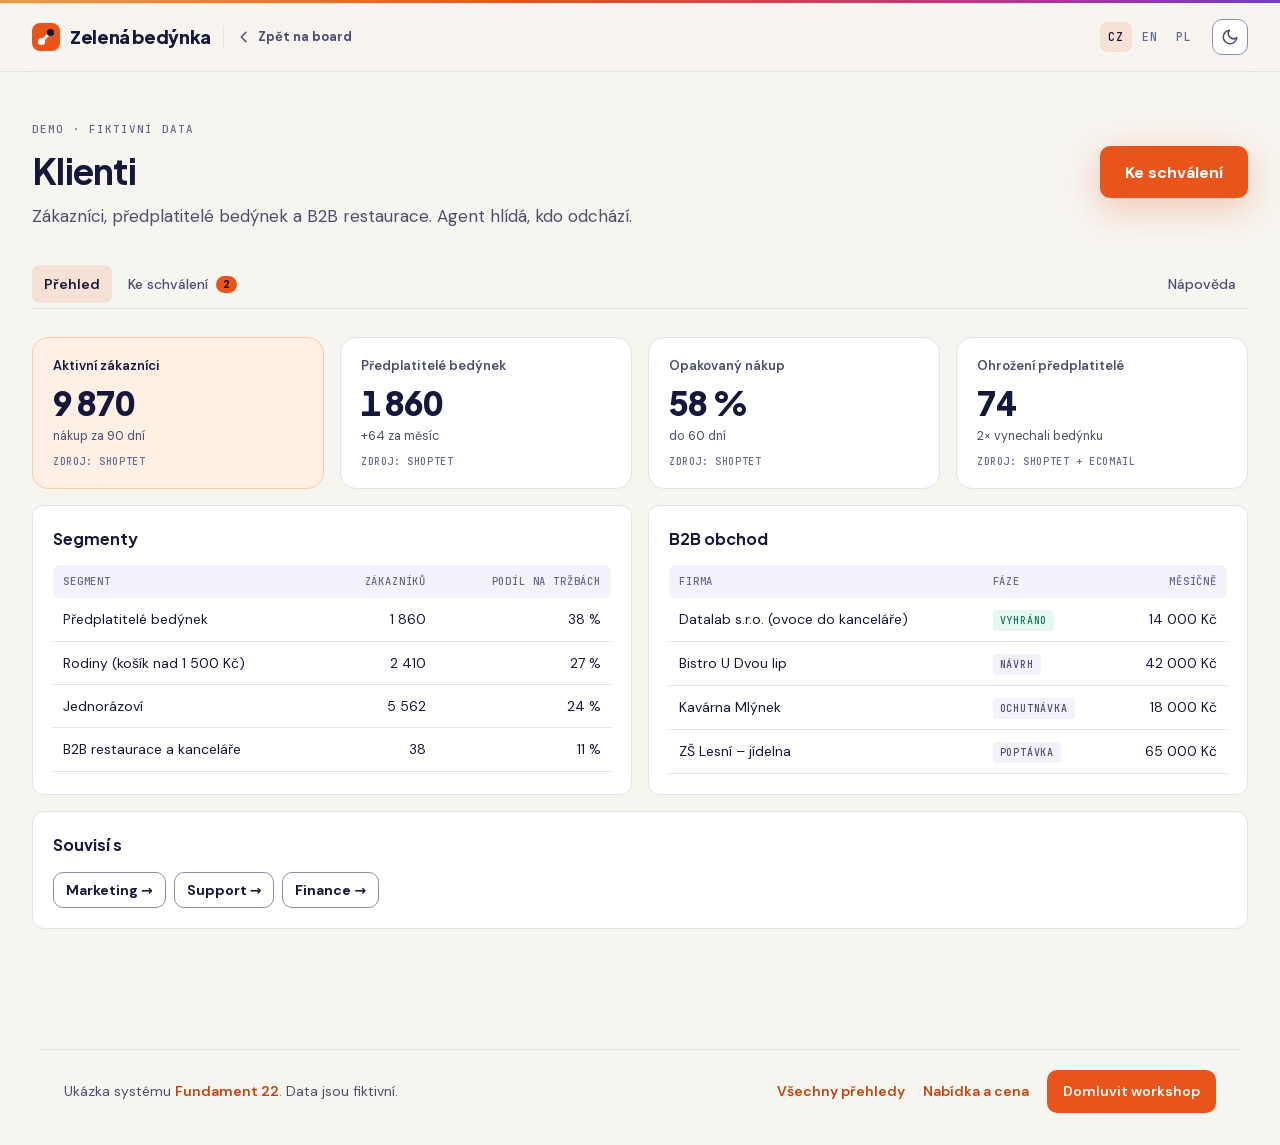
<file: demo/klienti/index.html>
<!DOCTYPE html>
<html lang="cs">
<head>
<meta charset="utf-8">
<meta name="viewport" content="width=device-width,initial-scale=1">
<title>Klienti — ukázkový přehled e-shopu | Fundament 22</title>
<meta name="description" content="Zákazníci, předplatitelé bedýnek a B2B restaurace. Agent hlídá, kdo odchází. Ukázka s fiktivními daty e-shopu Zelená bedýnka: přehled, který čtou lidé i AI agenti, s frontou návrhů ke schválení.">
<meta name="robots" content="noindex, nofollow">
<link rel="canonical" href="https://adamku8.github.io/fundament22/demo/klienti/">
<meta property="og:type" content="website">
<meta property="og:locale" content="cs_CZ">
<meta property="og:site_name" content="Fundament 22">
<meta property="og:title" content="Klienti — ukázkový přehled e-shopu | Fundament 22">
<meta property="og:description" content="Zákazníci, předplatitelé bedýnek a B2B restaurace. Agent hlídá, kdo odchází. Ukázka s fiktivními daty e-shopu Zelená bedýnka: přehled, který čtou lidé i AI agenti, s frontou návrhů ke schválení.">
<meta property="og:url" content="https://adamku8.github.io/fundament22/demo/klienti/">
<meta property="og:image" content="https://adamku8.github.io/fundament22/assets/og-demo.png">
<meta property="og:image:width" content="1200">
<meta property="og:image:height" content="630">
<meta name="twitter:card" content="summary_large_image">
<link rel="icon" href="../../assets/favicon.svg" type="image/svg+xml">
<link rel="apple-touch-icon" href="../../assets/apple-touch-icon.png">
<link rel="stylesheet" href="../../assets/fonts.css">
<script type="application/ld+json">{"@context": "https://schema.org", "@graph": [{"@type": "WebPage", "name": "Klienti — ukázkový přehled e-shopu | Fundament 22", "description": "Zákazníci, předplatitelé bedýnek a B2B restaurace. Agent hlídá, kdo odchází. Ukázka s fiktivními daty e-shopu Zelená bedýnka: přehled, který čtou lidé i AI agenti, s frontou návrhů ke schválení.", "url": "https://adamku8.github.io/fundament22/demo/klienti/", "inLanguage": "cs", "isPartOf": {"@type": "WebSite", "name": "Fundament 22", "url": "https://adamku8.github.io/fundament22/"}}, {"@type": "BreadcrumbList", "itemListElement": [{"@type": "ListItem", "position": 1, "name": "Fundament 22", "item": "https://adamku8.github.io/fundament22/"}, {"@type": "ListItem", "position": 2, "name": "Demo", "item": "https://adamku8.github.io/fundament22/demo/"}, {"@type": "ListItem", "position": 3, "name": "Klienti", "item": "https://adamku8.github.io/fundament22/demo/klienti/"}]}]}</script>
<script>(function(){try{var t=localStorage.getItem("board-theme");
if(t!=="light"&&t!=="dark")t=matchMedia("(prefers-color-scheme: dark)").matches?"dark":"light";
document.documentElement.dataset.theme=t;}catch(e){}})();</script>
<style>
:root{--font:"DM Sans",system-ui,-apple-system,sans-serif;--font-display:"Plus Jakarta Sans","DM Sans",system-ui,sans-serif;--font-mono:"JetBrains Mono",ui-monospace,monospace;
  --bg:#f7f5f0;--surface:#fff;--surface-2:#f3f1fa;--ink:#15183a;--ink-2:#4a4e6e;--ink-3:#64688a;--line:#e4e2e6;--field-line:#8a8fae;--link:#c2410c;--accent:#e8541a;--accent-hover:#c2410c;--accent-ink:#fff;--accent-soft:#fff0e6;--accent-line:#ffc9a3;--accent-tint:#e8541a1f;--violet-soft:#efeafd;--success-soft:#e6f8f0;--blue-soft:#e8f0fe;--magenta-soft:#fbe9f2;--tile-shadow:0 18px 50px rgba(21,24,58,.10);--hover:#15183a0f;--count-ink:#1a0e05;--inverse:#15183a;--on-inverse:#fff;--magenta:#c8327e;--violet:#6d3bd6;--blue:#2f7bf0;--success:#127552;--danger:#d32f2f;--danger-ink:#fff;--danger-bg:#fdecec;--soft:#fff0e6;--seg-shadow:0 1px 3px rgba(21,24,58,.14);--cta-shadow:0 10px 36px rgba(232,84,26,.3);--modal-shadow:0 30px 80px rgba(21,24,58,.2);color-scheme:light;--r-btn:10px}
@media (prefers-color-scheme:dark){:root:not([data-theme="light"]){--bg:#10143a;--surface:#15183a;--surface-2:#232646;--ink:#f3f1fa;--ink-2:#c9cce6;--ink-3:#8e93ba;--line:#313452;--field-line:#6b6f9a;--link:#ffb25c;--accent:#ff6a2a;--accent-hover:#ff9a3d;--accent-ink:#1a0e05;--accent-soft:#3a2d3a;--accent-line:#6b3b2c;--accent-tint:#ff7a2f24;--violet-soft:#2a2556;--success-soft:#173a3a;--blue-soft:#1d2a55;--magenta-soft:#3a1c34;--tile-shadow:0 18px 50px rgba(0,0,0,.35);--hover:#ffffff0f;--count-ink:#1a0e05;--inverse:#f3f1fa;--on-inverse:#15183a;--magenta:#e0407e;--violet:#a98bfa;--blue:#659df2;--success:#3ddc97;--danger:#f87171;--danger-ink:#15183a;--danger-bg:#3a1c2a;--soft:#3a2d3a;--seg-shadow:0 1px 3px #0007;--cta-shadow:0 10px 40px rgba(255,106,42,.35);--modal-shadow:0 30px 80px #0008;color-scheme:dark}}
:root[data-theme="dark"]{--bg:#10143a;--surface:#15183a;--surface-2:#232646;--ink:#f3f1fa;--ink-2:#c9cce6;--ink-3:#8e93ba;--line:#313452;--field-line:#6b6f9a;--link:#ffb25c;--accent:#ff6a2a;--accent-hover:#ff9a3d;--accent-ink:#1a0e05;--accent-soft:#3a2d3a;--accent-line:#6b3b2c;--accent-tint:#ff7a2f24;--violet-soft:#2a2556;--success-soft:#173a3a;--blue-soft:#1d2a55;--magenta-soft:#3a1c34;--tile-shadow:0 18px 50px rgba(0,0,0,.35);--hover:#ffffff0f;--count-ink:#1a0e05;--inverse:#f3f1fa;--on-inverse:#15183a;--magenta:#e0407e;--violet:#a98bfa;--blue:#659df2;--success:#3ddc97;--danger:#f87171;--danger-ink:#15183a;--danger-bg:#3a1c2a;--soft:#3a2d3a;--seg-shadow:0 1px 3px #0007;--cta-shadow:0 10px 40px rgba(255,106,42,.35);--modal-shadow:0 30px 80px #0008;color-scheme:dark}
*,*::before,*::after{box-sizing:border-box}
body{margin:0;background:var(--bg);color:var(--ink);font:15px/1.6 var(--font);font-variant-numeric:tabular-nums;-webkit-font-smoothing:antialiased}
button,input,select{font:inherit;color:inherit}button{cursor:pointer}
:focus-visible{outline:2px solid var(--link);outline-offset:2px}[hidden]{display:none!important}
/* HLAVIČKA (neměnit) – značkový proužek, logo AI Firma, Zpět, CZ/EN/PL, režim */
.top{position:sticky;top:0;z-index:20;background:color-mix(in srgb,var(--bg) 82%,transparent);-webkit-backdrop-filter:blur(14px);backdrop-filter:blur(14px);border-bottom:1px solid var(--line)}
.strip{height:3px;background:linear-gradient(90deg,#ff9a3d,var(--accent) 40%,var(--magenta) 75%,var(--violet))}
.logo-word{font-family:var(--font-display);font-weight:800;font-size:18px;letter-spacing:-.02em;margin-left:10px;white-space:nowrap}
.mark-a{fill:var(--accent)}.mark-b{fill:var(--inverse)}.mark-c{fill:var(--surface)}
.top-in{max-width:1440px;margin:0 auto;padding:10px 32px;display:flex;align-items:center;gap:12px;min-height:68px;flex-wrap:wrap}
.logo{display:flex;align-items:center;flex:none;color:var(--ink)}.logo svg{height:28px;width:28px;display:block}
.sep{width:1px;height:22px;background:var(--line);flex:none}
.back{display:inline-flex;align-items:center;gap:6px;color:var(--ink-2);text-decoration:none;font-size:13px;font-weight:700;white-space:nowrap}
.back:hover{color:var(--link)}.back svg{width:16px;height:16px}
.spacer{flex:1}
.lang-seg{display:flex;gap:2px}
.lang-seg button{border:none;background:transparent;font-family:var(--font-mono);font-size:11.5px;font-weight:500;letter-spacing:.08em;color:var(--ink-3);padding:6px 8px;border-radius:8px}
.lang-seg button:hover{background:var(--hover);color:var(--ink)}
.lang-seg button[aria-pressed="true"]{background:var(--accent-tint);color:var(--ink)}
.icon-btn{width:36px;height:36px;display:grid;place-items:center;border-radius:var(--r-btn);border:1px solid var(--field-line);background:var(--surface);color:var(--ink-2);flex:none}
.icon-btn:hover{color:var(--ink);border-color:var(--ink-2)}.icon-btn svg{width:18px;height:18px}
/* TITULEK + CTA */
.wrap{max-width:1440px;margin:0 auto;padding:0 32px 64px}
.head{display:flex;align-items:center;justify-content:space-between;gap:24px;flex-wrap:wrap;padding:44px 0 32px}
.titles{min-width:0;flex:1 1 420px}
h1{font-family:var(--font-display);font-size:36px;line-height:1.22;font-weight:700;letter-spacing:-.02em;margin:0}
.subtitle{margin:10px 0 0;font-size:17px;line-height:1.55;color:var(--ink-2)}
.ctas{display:flex;gap:12px;flex-wrap:wrap;align-items:center}
.btn{display:inline-flex;align-items:center;justify-content:center;gap:8px;border-radius:var(--r-btn);border:1px solid transparent;font-weight:700;font-size:15px;padding:10px 18px;min-height:44px;background:none;transition:background-color .15s}
.btn svg{width:18px;height:18px;flex:none}
.btn.sm{min-height:36px;padding:6px 12px;font-size:14px}.btn.lg{min-height:52px;padding:12px 24px;font-size:16px}
.btn.primary{background:var(--accent);color:var(--accent-ink)}.btn.primary.lg{box-shadow:var(--cta-shadow)}.btn.primary:hover{background:var(--accent-hover)}
.btn.secondary{background:var(--inverse);color:var(--on-inverse)}.btn.secondary:hover{opacity:.88}
.btn.outline{border-color:var(--field-line);color:var(--ink);background:var(--surface)}.btn.outline:hover{background:var(--surface-2)}
.btn.ghost{color:var(--ink-2)}.btn.ghost:hover{background:var(--surface-2);color:var(--ink)}
.btn.danger{background:var(--danger);color:var(--danger-ink)}.btn:disabled{opacity:.5;cursor:not-allowed}
/* MENU – lišta odkazů na vlasové lince, 48 px, položky vlevo, .nav-right doprava, aktivní = oranžový nádech */
.nav{display:flex;width:100%;height:48px;align-items:center;justify-content:flex-start;gap:4px;margin-bottom:28px;border-bottom:1px solid var(--line);overflow-x:auto}
.nav button{display:inline-flex;align-items:center;gap:8px;height:38px;padding:0 12px;border:none;background:transparent;font-size:14px;font-weight:500;color:var(--ink-2);border-radius:8px;white-space:nowrap;transition:background-color .15s,color .15s}
.nav button:hover{background:var(--hover);color:var(--ink)}
.nav button[aria-current="page"]{background:var(--accent-tint);color:var(--ink);font-weight:600}
.nav .nav-right{margin-left:auto}
.count{font-size:11px;font-weight:700;line-height:1.5;background:var(--accent);color:var(--count-ink);border-radius:999px;padding:0 7px;min-width:20px;text-align:center}
/* KARTY, KPI, TABULKY */
.card{background:var(--surface);border:1px solid var(--line);border-radius:12px;padding:20px;margin-bottom:16px}
.card h2{font-family:var(--font-display);font-size:16px;font-weight:700;margin:0 0 14px}
.kpis{display:grid;grid-template-columns:repeat(auto-fit,minmax(190px,1fr));gap:16px;margin-bottom:16px}
.kpi{background:var(--surface);border:1px solid var(--line);border-radius:16px;padding:18px 20px}
.kpi.accent{background:var(--accent-soft);border-color:var(--accent-line)}
.kpi-l{font-size:13px;font-weight:600;color:var(--ink-2)}.kpi.accent .kpi-l{color:var(--ink)}
.kpi-v{font-family:var(--font-display);font-size:34px;line-height:1.15;font-weight:800;letter-spacing:-.03em;margin:6px 0 4px}
.kpi-s{font-size:12.5px;color:var(--ink-2)}
.tbl-wrap{overflow-x:auto}
table{border-collapse:collapse;width:100%;font-size:14px}
th{text-align:left;font-family:var(--font-mono);font-weight:500;letter-spacing:.08em;text-transform:uppercase;color:var(--ink-3);font-size:10.5px;padding:8px 10px;background:var(--surface-2);white-space:nowrap}
th:first-child{border-radius:6px 0 0 6px}th:last-child{border-radius:0 6px 6px 0}
td{padding:10px;border-bottom:1px solid var(--line)}td.num,th.num{text-align:right;white-space:nowrap}
.muted{color:var(--ink-2)}
.meter{margin-bottom:14px}.meter-h{display:flex;justify-content:space-between;font-size:14px;margin-bottom:6px}
.meter-h b{font-weight:700}.track{height:8px;background:var(--surface-2);border-radius:4px;overflow:hidden}
.fill{height:100%;border-radius:4px;background:var(--accent)}.fill.warn{background:var(--danger)}
.bars{display:flex;align-items:flex-end;gap:4px;height:140px;padding-top:8px}
.bars div{flex:1;background:var(--accent);border-radius:3px 3px 0 0;min-height:2px}
/* NASTAVENÍ – svislý seznam jako postranní panel chatu: mono nadpisy skupin, aktivní řádek s oranžovým nádechem */
.settings{display:grid;grid-template-columns:232px minmax(0,1fr);gap:24px;align-items:start}
.smenu{position:sticky;top:84px;display:flex;flex-direction:column;gap:4px;padding-right:16px;border-right:1px solid var(--line)}
.smenu-sec{display:flex;flex-direction:column;gap:2px}.smenu-sec+.smenu-sec{margin-top:12px}
.smenu-h{font-family:var(--font-mono);font-size:11px;font-weight:500;letter-spacing:.1em;text-transform:uppercase;color:var(--ink-3);padding:0 10px 8px}
.smenu button{display:flex;align-items:center;justify-content:space-between;gap:8px;width:100%;text-align:left;border:0;background:none;padding:8px 10px;border-radius:8px;font-size:14px;font-weight:500;color:var(--ink-2);transition:background-color .15s,color .15s}
.smenu button:hover{background:var(--hover);color:var(--ink)}
.smenu button[aria-current="page"]{background:var(--accent-tint);color:var(--ink);font-weight:600}
.toast{position:fixed;left:50%;bottom:20px;transform:translateX(-50%);background:var(--inverse);color:var(--on-inverse);box-shadow:var(--modal-shadow);padding:12px 18px;border-radius:var(--r-btn);font-size:14px;font-weight:500;z-index:60;max-width:90vw}
@media (max-width:900px){.top-in,.wrap{padding-left:16px;padding-right:16px}}
@media (max-width:760px){.settings{grid-template-columns:1fr}.smenu{position:static;flex-direction:row;flex-wrap:wrap;gap:8px;padding:0 0 12px;border-right:0;border-bottom:1px solid var(--line)}.smenu-sec{flex-direction:row;flex-wrap:wrap}.smenu-sec+.smenu-sec{margin-top:0}.smenu-h{display:none}.smenu button{width:auto}}
@media (max-width:640px){h1{font-size:28px}.ctas{width:100%}.ctas .btn{flex:1}}
@media (prefers-reduced-motion:reduce){*{transition:none!important;animation:none!important}}

.badge{font-family:var(--font-mono);font-size:10px;font-weight:500;letter-spacing:.08em;text-transform:uppercase;padding:3px 7px;border-radius:4px;background:var(--surface-2);color:var(--ink-2);white-space:nowrap;display:inline-block;line-height:1.5}
.eyebrow{display:inline-block;font-family:var(--font-mono);font-size:11px;font-weight:500;letter-spacing:.1em;text-transform:uppercase;color:var(--ink-3);margin-bottom:10px}
.cols{display:grid;grid-template-columns:repeat(auto-fit,minmax(380px,1fr));gap:16px;margin-bottom:0}
.cols>.card{margin-bottom:16px}
.badge.ok{background:var(--success-soft);color:var(--success)}.badge.warn{background:var(--accent-soft);color:var(--link)}.badge.bad{background:var(--danger-bg);color:var(--danger)}
.axis{display:flex;justify-content:space-between;font-family:var(--font-mono);font-size:10.5px;letter-spacing:.06em;color:var(--ink-3);margin-top:6px}
.alist{display:flex;flex-direction:column}.arow{display:flex;gap:12px;align-items:flex-start;padding:12px 0;border-bottom:1px solid var(--line)}.arow:last-child{border-bottom:0}
.arow .txt{flex:1;font-size:14px}.arow a{color:var(--link);font-size:13px;font-weight:600;text-decoration:none;white-space:nowrap}.arow a:hover{text-decoration:underline}
.appr{display:flex;gap:16px;align-items:center;flex-wrap:wrap;padding:16px 0;border-bottom:1px solid var(--line)}.appr:last-child{border-bottom:0}
.appr .body{flex:1 1 320px;min-width:0}.appr .txt{font-size:15px;margin:6px 0 2px}.appr .src{font-size:12.5px;color:var(--ink-3)}.appr .acts{display:flex;gap:8px}
.appr.done .txt{color:var(--ink-2)}.appr.done .acts{display:none}.appr .res{font-size:13px;color:var(--success);margin-top:6px}
.kpi-src{font-family:var(--font-mono);font-size:10px;font-weight:500;letter-spacing:.06em;text-transform:uppercase;color:var(--ink-3);margin-top:8px}
.card>.kpis{margin-bottom:0}.card>.note{margin:14px 0 0;font-size:13px;color:var(--ink-2)}
.tl{display:flex;flex-direction:column}.tl-row{display:grid;grid-template-columns:56px 170px minmax(0,1fr) auto;gap:12px;align-items:baseline;padding:11px 0;border-bottom:1px solid var(--line)}.tl-row:last-child{border-bottom:0}
.tl-time{font-family:var(--font-mono);font-size:12px;color:var(--ink-3)}.tl-txt{font-size:14px}.tl-src{font-family:var(--font-mono);font-size:10px;letter-spacing:.06em;text-transform:uppercase;color:var(--ink-3);white-space:nowrap}
@media (max-width:760px){.tl-row{grid-template-columns:56px minmax(0,1fr)}.tl-txt,.tl-src{grid-column:2}}
.lnk{color:var(--link);text-decoration:none;font-weight:600}.lnk:hover{text-decoration:underline}
.rel{display:flex;gap:8px;flex-wrap:wrap}.rel a.btn{text-decoration:none}
.text p{margin:0 0 10px;font-size:15px;max-width:72ch}.text p:last-child{margin:0}
@media (max-width:640px){.cols{grid-template-columns:1fr}}

/* --- web Fundament 22: úpravy proti verzi v Claude --- */
#nav button[data-view="settings"],#nav button[data-view="favs"]{display:none}
.f22-bar{margin:40px auto 0;max-width:1200px;padding:20px 24px 32px;display:flex;flex-wrap:wrap;gap:12px 20px;align-items:center;justify-content:space-between;border-top:1px solid var(--line);font-size:14px;color:var(--ink-2)}
.f22-bar a{color:var(--link);font-weight:600;text-decoration:none}.f22-bar a:hover{text-decoration:underline}
.f22-bar .f22-cta{background:var(--accent);color:var(--accent-ink);padding:10px 16px;border-radius:10px}
.f22-bar nav{display:flex;flex-wrap:wrap;gap:8px 18px;align-items:center}
</style>

</head>
<body>
<header class="top"><div class="strip"></div><div class="top-in">
  <span class="logo" role="img" aria-label="Zelená bedýnka"><svg viewBox="0 0 28 28" aria-hidden="true"><rect class="mark-a" width="28" height="28" rx="8"/><path d="M9.5 18.5L18.5 9.5" stroke="var(--surface)" stroke-width="2.6" stroke-linecap="round"/><circle class="mark-c" cx="9.5" cy="18.5" r="3.6"/><circle class="mark-b" cx="18.5" cy="9.5" r="3.6"/></svg><span class="logo-word">Zelená bedýnka</span></span>
  <span class="sep"></span>
  <a class="back" href="https://adamku8.github.io/fundament22/demo/" target="_top" rel="noopener">
    <svg viewBox="0 0 24 24" fill="none" stroke="currentColor" stroke-width="2.2" stroke-linecap="round" stroke-linejoin="round"><path d="M15 5l-7 7 7 7"/></svg>
    <span data-t="Zpět na board">Zpět na board</span></a>
  <span class="spacer"></span>
  <div class="lang-seg" id="lang" role="group" aria-label="Jazyk">
    <button type="button" data-lang="cs">CZ</button><button type="button" data-lang="en">EN</button><button type="button" data-lang="pl">PL</button></div>
  <button class="icon-btn" id="theme" type="button"></button>
</div></header>

<div class="wrap">
  <div class="head">
    <div class="titles"><span class="eyebrow" data-t="DEMO · FIKTIVNÍ DATA">DEMO · FIKTIVNÍ DATA</span>
    <h1 data-t="Klienti">Klienti</h1>
      <p class="subtitle" data-t="Zákazníci, předplatitelé bedýnek a B2B restaurace. Agent hlídá, kdo odchází.">Zákazníci, předplatitelé bedýnek a B2B restaurace. Agent hlídá, kdo odchází.</p></div>
    <div class="ctas"><!-- hlavní CTA, max 2; vynech celý div, pokud nejsou -->
      <button class="btn primary lg" id="ctaMain" type="button"><span data-t="Ke schválení">Ke schválení</span></button>
    </div>
  </div>
  <nav class="nav" id="nav" aria-label="Sekce">
    <button data-view="home" aria-current="page" data-t="Přehled">Přehled</button>
    <button data-view="approvals"><span data-t="Ke schválení">Ke schválení</span><span class="count" id="apCount"></span></button>
    <button data-view="settings" data-t="Nastavení">Nastavení</button>
    <button data-view="help" class="nav-right" data-t="Nápověda">Nápověda</button>
  </nav>
  <main id="view"><div class="kpis"><div class="kpi accent"><div class="kpi-l">Aktivní zákazníci</div><div class="kpi-v">9&nbsp;870</div><div class="kpi-s">nákup za 90 dní</div><div class="kpi-src">zdroj: Shoptet</div></div><div class="kpi"><div class="kpi-l">Předplatitelé bedýnek</div><div class="kpi-v">1&nbsp;860</div><div class="kpi-s">+64 za měsíc</div><div class="kpi-src">zdroj: Shoptet</div></div><div class="kpi"><div class="kpi-l">Opakovaný nákup</div><div class="kpi-v">58&nbsp;%</div><div class="kpi-s">do 60 dní</div><div class="kpi-src">zdroj: Shoptet</div></div><div class="kpi"><div class="kpi-l">Ohrožení předplatitelé</div><div class="kpi-v">74</div><div class="kpi-s">2× vynechali bedýnku</div><div class="kpi-src">zdroj: Shoptet + Ecomail</div></div></div><div class="cols"><div class="card"><h2>Segmenty</h2><div class="tbl-wrap"><table><thead><tr><th>Segment</th><th class="num">Zákazníků</th><th class="num">Podíl na tržbách</th></tr></thead><tbody><tr><td>Předplatitelé bedýnek</td><td class="num">1&nbsp;860</td><td class="num">38&nbsp;%</td></tr><tr><td>Rodiny (košík nad 1 500 Kč)</td><td class="num">2&nbsp;410</td><td class="num">27&nbsp;%</td></tr><tr><td>Jednorázoví</td><td class="num">5&nbsp;562</td><td class="num">24&nbsp;%</td></tr><tr><td>B2B restaurace a kanceláře</td><td class="num">38</td><td class="num">11&nbsp;%</td></tr></tbody></table></div></div><div class="card"><h2>B2B obchod</h2><div class="tbl-wrap"><table><thead><tr><th>Firma</th><th>Fáze</th><th class="num">Měsíčně</th></tr></thead><tbody><tr><td>Datalab s.r.o. (ovoce do kanceláře)</td><td><span class="badge ok">VYHRÁNO</span></td><td class="num">14&nbsp;000&nbsp;Kč</td></tr><tr><td>Bistro U Dvou lip</td><td><span class="badge ">NÁVRH</span></td><td class="num">42&nbsp;000&nbsp;Kč</td></tr><tr><td>Kavárna Mlýnek</td><td><span class="badge ">OCHUTNÁVKA</span></td><td class="num">18&nbsp;000&nbsp;Kč</td></tr><tr><td>ZŠ Lesní – jídelna</td><td><span class="badge ">POPTÁVKA</span></td><td class="num">65&nbsp;000&nbsp;Kč</td></tr></tbody></table></div></div></div><div class="card"><h2>Souvisí s</h2><div class="rel"><a class="btn outline sm" href="https://adamku8.github.io/fundament22/demo/marketing/" target="_top" rel="noopener">Marketing →</a><a class="btn outline sm" href="https://adamku8.github.io/fundament22/demo/support/" target="_top" rel="noopener">Support →</a><a class="btn outline sm" href="https://adamku8.github.io/fundament22/demo/finance/" target="_top" rel="noopener">Finance →</a></div></div></main>
</div>

<footer class="f22-bar"><span>Ukázka systému <a href="../../">Fundament 22</a>. Data jsou fiktivní.</span><nav aria-label="Fundament 22"><a href="../">Všechny přehledy</a><a href="../../#cena">Nabídka a cena</a><a class="f22-cta" href="https://calendar.app.google/v39ka3uchSRSSG2AA" rel="noopener">Domluvit workshop</a></nav></footer>
<script>
(function(){"use strict";
const $=s=>document.querySelector(s);
const el=(tag,attrs,...kids)=>{const e=document.createElement(tag);if(attrs)for(const[k,v]of Object.entries(attrs)){if(v==null||v===false)continue;if(k==='class')e.className=v;else if(k==='text')e.textContent=v;else if(k==='style')e.style.cssText=v;else if(k.startsWith('on'))e.addEventListener(k.slice(2),v);else e.setAttribute(k,v===true?'':v)}for(const c of kids.flat()){if(c==null||c===false)continue;e.append(c.nodeType?c:document.createTextNode(String(c)))}return e};

/* ---------- i18n: klíč = český text, hodnota = [EN, PL] ---------- */
const LANGS=['cs','en','pl'];
let LANG=(()=>{try{const l=localStorage.getItem('board-lang');return LANGS.includes(l)?l:'cs'}catch(e){return 'cs'}})();
const D={
 'Zpět na board':['Back to board','Powrót do tablicy'],'Přehled':['Overview','Przegląd'],'Nastavení':['Settings','Ustawienia'],'Nápověda':['Help','Pomoc'],
 'Přepnout na světlý režim':['Switch to light mode','Przełącz na tryb jasny'],'Přepnout na tmavý režim':['Switch to dark mode','Przełącz na tryb ciemny'],
 'Statistiky':['Statistics','Statystyki'],'Návštěvnost':['Traffic','Odwiedziny'],'Využití databáze a úložiště':['Database & storage usage','Wykorzystanie bazy i magazynu'],
 'Návštěv za 30 dní':['Visits in 30 days','Wizyty w 30 dni'],'Unikátních uživatelů':['Unique users','Unikalni użytkownicy'],'Dnes':['Today','Dziś'],
 'Návštěvy po dnech':['Visits per day','Wizyty dziennie'],'Nejaktivnější uživatelé':['Most active users','Najaktywniejsi użytkownicy'],'Uživatel':['User','Użytkownik'],'Návštěv':['Visits','Wizyt'],'Naposledy':['Last seen','Ostatnio'],
 'Databáze':['Database','Baza danych'],'dokumentů':['documents','dokumentów'],'Úložiště souborů':['File storage','Magazyn plików'],'souborů':['files','plików'],
 'Statistiky vidí jen admini.':['Only admins can see statistics.','Statystyki widzą tylko administratorzy.'],'Žádná data.':['No data.','Brak danych.'],'Načítám…':['Loading…','Wczytywanie…'],
 'Úložiště je plné.':['Storage is full.','Magazyn jest pełny.'],'Neznámý':['Unknown','Nieznany'],
 "Ke schválení":["For approval", "Do zatwierdzenia"],
 "Schválit":["Approve", "Zatwierdź"],
 "Upravit":["Edit", "Edytuj"],
 "Schváleno":["Approved", "Zatwierdzono"],
 "Demo: ve skutečném provozu se schválení propíše do Slacku a do mozku firmy.":["Demo: in real use, the approval goes to Slack and the company brain.", "Demo: w realnym użyciu zatwierdzenie trafi do Slacka i do mózgu firmy."],
 "Demo: tady byste návrh upravili v chatu s Claude.":["Demo: you would edit the proposal in a Claude chat.", "Demo: tutaj edytowalibyście propozycję w czacie z Claude."],
 "Zdroj":["Source", "Źródło"],
 "Otevřít":["Open", "Otwórz"],
 "DEMO · FIKTIVNÍ DATA":["DEMO · FICTIONAL DATA", "DEMO · DANE FIKCYJNE"],
 "Všechno je vyřízené.":["All done.", "Wszystko załatwione."],
 "Data: Shoptet, Fakturoid, Pipedrive, Freshdesk, Ecomail, Google Ads, Meta, Slack. Stav k 18. 11. 2026.":["Data: Shoptet, Fakturoid, Pipedrive, Freshdesk, Ecomail, Google Ads, Meta, Slack. As of 18 Nov 2026.", "Dane: Shoptet, Fakturoid, Pipedrive, Freshdesk, Ecomail, Google Ads, Meta, Slack. Stan na 18.11.2026."],
 "Jak to funguje":["How it works", "Jak to działa"],
 "Agenti každé ráno načtou data z napojených nástrojů, zapíšou je do firemního mozku a připraví návrhy. Člověk je schválí – tady, ve Slacku nebo v chatu s Claude.":["Every morning the agents read data from connected tools, write it into the company brain and prepare proposals. A person approves them – here, in Slack or in a Claude chat.", "Każdego ranka agenci czytają dane z podłączonych narzędzi, zapisują je w mózgu firmy i przygotowują propozycje. Człowiek je zatwierdza – tutaj, na Slacku lub w czacie z Claude."],
 "Tohle je demo s fiktivními daty e-shopu Zelená bedýnka. Stejný systém provozujeme u sebe a nasadíme ho i u vás.":["This is a demo with fictional data of the Zelená bedýnka e-shop. We run the same system ourselves and can deploy it for you.", "To demo z fikcyjnymi danymi e-sklepu Zelená bedýnka. Ten sam system prowadzimy u siebie i wdrożymy go u was."],
 "Omezení":["Limitations", "Ograniczenia"],
 "Kapacita databáze je odhad. Návštěvnost zachytí jen úroveň Contributor a výš. Statistiky vidí jen admini. Plné úložiště se hlásí „Úložiště je plné.“":["Database capacity is an estimate. Traffic only captures Contributor level and up. Only admins see statistics. A full storage reports “Storage is full.”", "Pojemność bazy to szacunek. Ruch rejestruje tylko poziom Contributor i wyżej. Statystyki widzą tylko administratorzy. Pełny magazyn zgłasza „Magazyn jest pełny.”"],
 "Souvisí s":["Related", "Powiązane"],
 "Zapsáno do mozku → rozhodnuti.md":["Written to the brain → rozhodnuti.md", "Zapisano w mózgu → rozhodnuti.md"],
 "Oznámeno ve Slacku v":["Announced in Slack in", "Ogłoszono na Slacku w"],
 "Další krok provede agent v nástroji":["The agent takes the next step in", "Kolejny krok agent wykona w narzędziu"],
 "zdroj":["source", "źródło"],
 "Přehled firmy":["Company overview", "Przegląd firmy"],
 "Jak je na tom firma dnes. Čísla napříč odděleními, co hoří a kde čeká schválení. Pro celý tým, každé ráno.":["How the company is doing today. Numbers across departments, what is on fire and what awaits approval. For the whole team, every morning.", "Jak firma radzi sobie dziś. Liczby ze wszystkich działów, co się pali i co czeka na zatwierdzenie. Dla całego zespołu, każdego ranka."],
 "Dnešní stav celé firmy pro celý tým: čísla, co hoří, co čeká na schválení.":["Today's state of the whole company for the whole team: numbers, fires, approvals.", "Dzisiejszy stan całej firmy dla całego zespołu: liczby, problemy, zatwierdzenia."],
 "Tržby včera":["Revenue yesterday", "Przychód wczoraj"],
 "−4,5 % vs. minulý týden":["−4.5% vs. last week", "−4,5 % vs. poprzedni tydzień"],
 "Objednávky včera":["Orders yesterday", "Zamówienia wczoraj"],
 "−7,6 % vs. minulý týden":["−7.6% vs. last week", "−7,6 % vs. poprzedni tydzień"],
 "Hrubá marže MTD":["Gross margin MTD", "Marża brutto MTD"],
 "cíl 36 %":["target 36%", "cel 36%"],
 "Otevřené tikety":["Open tickets", "Otwarte zgłoszenia"],
 "5 starších než 24 h":["5 older than 24 h", "5 starszych niż 24 h"],
 "Co hoří":["What is on fire", "Co się pali"],
 "SKLAD":["STOCK", "MAGAZYN"],
 "Avokádo Hass dojde do 1,5 dne. Nákupní agent připravil objednávku.":["Hass avocado runs out in 1.5 days. The purchasing agent prepared an order.", "Awokado Hass skończy się za 1,5 dnia. Agent zakupowy przygotował zamówienie."],
 "FINANCE":["FINANCE", "FINANSE"],
 "3 B2B faktury po splatnosti, celkem 86 400 Kč.":["3 overdue B2B invoices, 86,400 CZK in total.", "3 przeterminowane faktury B2B, razem 86 400 CZK."],
 "SUPPORT":["SUPPORT", "WSPARCIE"],
 "Rajčata cherry: 9 reklamací za 3 dny, stejný dodavatel.":["Cherry tomatoes: 9 complaints in 3 days, same supplier.", "Pomidory koktajlowe: 9 reklamacji w 3 dni, ten sam dostawca."],
 "MARKETING":["MARKETING", "MARKETING"],
 "Google Ads: cena za nového zákazníka +22 % za týden.":["Google Ads: cost per new customer +22% this week.", "Google Ads: koszt nowego klienta +22% w tygodniu."],
 "Čeká na schválení":["Awaiting approval", "Czeka na zatwierdzenie"],
 "Oblast":["Area", "Obszar"],
 "Počet":["Count", "Liczba"],
 "Co se dělo v noci":["What happened overnight", "Co działo się w nocy"],
 "Přepočítal zásoby podle včerejších prodejů. Avokádo dojde do 1,5 dne, připravil objednávku.":["Recalculated stock from yesterday's sales. Avocado runs out in 1.5 days, prepared an order.", "Przeliczył zapasy według wczorajszej sprzedaży. Awokado skończy się za 1,5 dnia, przygotował zamówienie."],
 "Kurátor mozku":["Brain curator", "Kurator mózgu"],
 "Slack → Mozek":["Slack → Brain", "Slack → Mózg"],
 "Zapsal do mozku 3 věci ze včerejška: nový ceník Farmy Sever, pravidlo pro reklamace rajčat a rozhodnutí o slotech v Brně.":["Wrote 3 things from yesterday into the brain: Farma Sever's new price list, a rule for tomato complaints and the decision on Brno slots.", "Zapisał w mózgu 3 rzeczy z wczoraj: nowy cennik Farmy Sever, zasadę reklamacji pomidorów i decyzję o slotach w Brnie."],
 "Spároval 142 plateb s fakturami. 3 faktury jsou po splatnosti, připravil upomínky.":["Matched 142 payments to invoices. 3 invoices are overdue, prepared reminders.", "Sparował 142 płatności z fakturami. 3 faktury są po terminie, przygotował upomnienia."],
 "Roztřídil 14 nových tiketů a k 9 připravil odpověď. U jednoho neví, nechal ho na člověku.":["Triaged 14 new tickets and drafted replies to 9. Unsure about one, left it to a person.", "Posortował 14 nowych zgłoszeń i do 9 przygotował odpowiedź. Jednego nie wie, zostawił człowiekowi."],
 "Porovnal včerejší výdaje a tržby. Google Ads zdražil, navrhl přesun rozpočtu.":["Compared yesterday's spend and revenue. Google Ads got pricier, proposed a budget move.", "Porównał wczorajsze wydatki i przychody. Google Ads zdrożał, zaproponował przesunięcie budżetu."],
 "Připravil ranní souhrn pro #vedeni. 19 návrhů v 7 oblastech čeká na schválení.":["Prepared the morning summary for #vedeni. 19 proposals in 7 areas await approval.", "Przygotował poranne podsumowanie dla #vedeni. 19 propozycji w 7 obszarach czeka na zatwierdzenie."],
 "Tržby za 30 dní":["Revenue, last 30 days", "Przychód, ostatnie 30 dni"],
 "Provozní agent":["Operations agent", "Agent operacyjny"],
 "Ranní souhrn odeslat do #vedeni ve Slacku.":["Send the morning summary to #vedeni in Slack.", "Wysłać poranne podsumowanie do #vedeni na Slacku."],
 "Asistent CEO":["CEO assistant", "Asystent CEO"],
 "Přesunout páteční poradu na 9:30 – kolize s dodavatelem.":["Move Friday meeting to 9:30 – clash with a supplier.", "Przesunąć piątkowe spotkanie na 9:30 – kolizja z dostawcą."],
 "Objednávky":["Orders", "Zamówienia"],
 "Objednávky, rozvoz a expedice. Agent hlídá sloty a zpoždění.":["Orders, delivery and dispatch. The agent watches slots and delays.", "Zamówienia, dostawy i wysyłka. Agent pilnuje slotów i opóźnień."],
 "Objednávky po dnech, kapacita rozvozu, zpoždění.":["Orders per day, delivery capacity, delays.", "Zamówienia dziennie, pojemność dostaw, opóźnienia."],
 "Průměrný košík":["Average basket", "Średni koszyk"],
 "30 dní: 1 104 Kč":["30 days: 1,104 CZK", "30 dni: 1 104 CZK"],
 "Doručeno včas":["Delivered on time", "Dostarczono na czas"],
 "cíl 97 %":["target 97%", "cel 97%"],
 "Storna za 7 dní":["Cancellations, 7 days", "Anulacje, 7 dni"],
 "12 objednávek":["12 orders", "12 zamówień"],
 "Objednávky za 30 dní":["Orders, last 30 days", "Zamówienia, ostatnie 30 dni"],
 "Kapacita rozvozu na zítra":["Delivery capacity tomorrow", "Pojemność dostaw na jutro"],
 "Praha – vlastní rozvoz":["Prague – own delivery", "Praga – własne dostawy"],
 "slotů":["slots", "slotów"],
 "Brno – vlastní rozvoz":["Brno – own delivery", "Brno – własne dostawy"],
 "Zásilkovna – výdej do 14:00":["Packeta – handover by 14:00", "Packeta – nadanie do 14:00"],
 "balíků":["parcels", "paczek"],
 "Problémové objednávky":["Problem orders", "Problematyczne zamówienia"],
 "Zákazník":["Customer", "Klient"],
 "Stav":["Status", "Status"],
 "Částka":["Amount", "Kwota"],
 "ZPOŽDĚNO":["DELAYED", "OPÓŹNIONE"],
 "CHYBÍ POLOŽKA":["MISSING ITEM", "BRAK POZYCJI"],
 "ZMĚNA ADRESY":["ADDRESS CHANGE", "ZMIANA ADRESU"],
 "NEZAPLACENO":["UNPAID", "NIEOPŁACONE"],
 "Otevřít 10 slotů navíc v Brně na čtvrtek – kapacita na 88 %.":["Open 10 extra slots in Brno for Thursday – capacity at 88%.", "Otworzyć 10 dodatkowych slotów w Brnie na czwartek – pojemność 88%."],
 "Omluvný e-mail a sleva 100 Kč pro objednávku 48 211 (zpoždění 3 h).":["Apology e-mail and 100 CZK discount for order 48211 (3 h delay).", "E-mail z przeprosinami i rabat 100 CZK dla zamówienia 48211 (opóźnienie 3 h)."],
 "Finance":["Finance", "Finanse"],
 "Září":["September", "Wrzesień"],
 "Říjen":["October", "Październik"],
 "Listopad (do 18.)":["November (to 18th)", "Listopad (do 18.)"],
 "Tržby, marže, cash a pohledávky. Finanční agent připravuje upomínky a měsíční uzávěrku.":["Revenue, margin, cash and receivables. The finance agent prepares reminders and the monthly close.", "Przychody, marża, gotówka i należności. Agent finansowy przygotowuje upomnienia i zamknięcie miesiąca."],
 "P&L po měsících, cash, faktury po splatnosti.":["Monthly P&L, cash, overdue invoices.", "P&L miesięcznie, gotówka, przeterminowane faktury."],
 "Tržby MTD":["Revenue MTD", "Przychód MTD"],
 "říjen celkem 5 217 745 Kč":["October total 5,217,745 CZK", "październik razem 5 217 745 CZK"],
 "říjen 35,8 %":["October 35.8%", "październik 35,8%"],
 "EBITDA MTD":["EBITDA MTD", "EBITDA MTD"],
 "září ve ztrátě, od října v plusu":["September at a loss, positive since October", "wrzesień na stracie, od października na plusie"],
 "Po splatnosti":["Overdue", "Po terminie"],
 "3 faktury, B2B":["3 invoices, B2B", "3 faktury, B2B"],
 "Výsledovka po měsících":["P&L by month", "Rachunek wyników miesięcznie"],
 "Měsíc":["Month", "Miesiąc"],
 "Tržby":["Revenue", "Przychód"],
 "Hrubý zisk":["Gross profit", "Zysk brutto"],
 "Marže":["Margin", "Marża"],
 "Provozní náklady":["Operating costs", "Koszty operacyjne"],
 "Cash a závazky":["Cash and payables", "Gotówka i zobowiązania"],
 "Splatné do 14 dní vs. na účtu":["Due within 14 days vs. in bank", "Płatne w 14 dni vs. na koncie"],
 "Rozpočet marketingu – listopad":["Marketing budget – November", "Budżet marketingu – listopad"],
 "Faktury po splatnosti":["Overdue invoices", "Przeterminowane faktury"],
 "Odběratel":["Customer", "Odbiorca"],
 "Dní":["Days", "Dni"],
 "Finanční agent":["Finance agent", "Agent finansowy"],
 "Upomínka Restauraci Na Rohu (21 dní, 31 200 Kč), druhá v pořadí.":["Reminder to Restaurace Na Rohu (21 days, 31,200 CZK), second one.", "Upomnienie do Restaurace Na Rohu (21 dni, 31 200 CZK), drugie."],
 "Upomínka Bistru Kořen (12 dní, 18 400 Kč), první – vlídný tón, stálý klient.":["Reminder to Bistro Kořen (12 days, 18,400 CZK), first – friendly tone, regular client.", "Upomnienie do Bistro Kořen (12 dni, 18 400 CZK), pierwsze – uprzejmy ton, stały klient."],
 "Zaplatit Farmě Jih 214 000 Kč – splatnost pátek, sporná dodávka rajčat odečtena.":["Pay Farma Jih 214,000 CZK – due Friday, disputed tomato delivery deducted.", "Zapłacić Farmie Jih 214 000 CZK – termin piątek, sporna dostawa pomidorów odliczona."],
 "Banka":["Bank", "Bank"],
 "Produkty":["Products", "Produkty"],
 "Sortiment, zásoby a čerstvost. Nákupní agent hlídá, co dojde, a navrhuje objednávky u farem.":["Assortment, stock and freshness. The purchasing agent watches what runs out and proposes farm orders.", "Asortyment, zapasy i świeżość. Agent zakupowy pilnuje braków i proponuje zamówienia u farm."],
 "Zásoby, odpis, nejprodávanější a nákupní návrhy.":["Stock, spoilage, best sellers and purchase proposals.", "Zapasy, straty, bestsellery i propozycje zakupów."],
 "Aktivní produkty":["Active products", "Aktywne produkty"],
 "42 sezónních":["42 seasonal", "42 sezonowe"],
 "Dojde do 3 dnů":["Runs out within 3 days", "Skończy się w 3 dni"],
 "3 kritické":["3 critical", "3 krytyczne"],
 "Odpis za 30 dní":["Spoilage, 30 days", "Straty, 30 dni"],
 "cíl 3 %":["target 3%", "cel 3%"],
 "Průměrná marže":["Average margin", "Średnia marża"],
 "bedýnky 41 %":["boxes 41%", "skrzynki 41%"],
 "Nejprodávanější za 30 dní":["Best sellers, 30 days", "Bestsellery, 30 dni"],
 "Produkt":["Product", "Produkt"],
 "Prodáno":["Sold", "Sprzedano"],
 "Dojde brzy":["Running out soon", "Wkrótce się skończy"],
 "Zásoba":["Stock", "Zapas"],
 "Vydrží":["Lasts", "Wystarczy"],
 "1,5 DNE":["1.5 DAYS", "1,5 DNIA"],
 "2 DNY":["2 DAYS", "2 DNI"],
 "3 DNY":["3 DAYS", "3 DNI"],
 "Odpis podle kategorie (cíl 3 %)":["Spoilage by category (target 3%)", "Straty wg kategorii (cel 3%)"],
 "Bobuloviny a měkké ovoce":["Berries and soft fruit", "Jagody i owoce miękkie"],
 "Listová zelenina":["Leafy vegetables", "Warzywa liściaste"],
 "Kořenová zelenina":["Root vegetables", "Warzywa korzeniowe"],
 "Jablka a hrušky":["Apples and pears", "Jabłka i gruszki"],
 "Nákupní agent":["Purchasing agent", "Agent zakupowy"],
 "Objednat 600 ks avokáda u Fruit Import CZ, dodání čtvrtek ráno.":["Order 600 avocados from Fruit Import CZ, delivery Thursday morning.", "Zamówić 600 szt. awokado w Fruit Import CZ, dostawa czwartek rano."],
 "Rajčata cherry dočasně přepnout na Farmu Sever – 9 reklamací u Farmy Jih.":["Temporarily switch cherry tomatoes to Farma Sever – 9 complaints with Farma Jih.", "Pomidory koktajlowe tymczasowo przenieść do Farmy Sever – 9 reklamacji w Farmie Jih."],
 "Zlevnit listový salát o 20 % – zásoba na 4 dny, trvanlivost 3 dny.":["Discount leaf lettuce by 20% – 4 days of stock, 3-day shelf life.", "Obniżyć cenę sałaty o 20% – zapas na 4 dni, trwałość 3 dni."],
 "Support":["Support", "Wsparcie"],
 "Tikety a reklamace. Agent třídí, navrhuje odpovědi a hledá opakované problémy.":["Tickets and complaints. The agent triages, drafts replies and spots recurring problems.", "Zgłoszenia i reklamacje. Agent sortuje, proponuje odpowiedzi i wyszukuje powtarzające się problemy."],
 "Tikety, reklamace, návrhy odpovědí ke schválení.":["Tickets, complaints, reply drafts for approval.", "Zgłoszenia, reklamacje, projekty odpowiedzi do zatwierdzenia."],
 "První odpověď":["First response", "Pierwsza odpowiedź"],
 "v pracovní době":["during working hours", "w godzinach pracy"],
 "Spokojenost":["Satisfaction", "Zadowolenie"],
 "312 hodnocení":["312 ratings", "312 ocen"],
 "Reklamace":["Complaints", "Reklamacje"],
 "z objednávek za 30 dní":["of orders, 30 days", "zamówień, 30 dni"],
 "Témata tiketů za 30 dní":["Ticket topics, 30 days", "Tematy zgłoszeń, 30 dni"],
 "Poškozené nebo zkažené zboží":["Damaged or spoiled goods", "Uszkodzony lub zepsuty towar"],
 "Zpožděný rozvoz":["Delayed delivery", "Opóźniona dostawa"],
 "Chybějící položka":["Missing item", "Brakująca pozycja"],
 "Změna objednávky":["Order change", "Zmiana zamówienia"],
 "Fakturace":["Invoicing", "Fakturowanie"],
 "Nejstarší otevřené":["Oldest open", "Najstarsze otwarte"],
 "Tiket":["Ticket", "Zgłoszenie"],
 "Téma":["Topic", "Temat"],
 "Čeká":["Waiting", "Czeka"],
 "Rajčata cherry plesnivá":["Mouldy cherry tomatoes", "Spleśniałe pomidory koktajlowe"],
 "Bedýnka bez mrkve":["Box without carrots", "Skrzynka bez marchwi"],
 "Faktura na firmu":["Company invoice", "Faktura na firmę"],
 "Kurýr nepřijel":["Courier did not come", "Kurier nie przyjechał"],
 "Support agent":["Support agent", "Agent wsparcia"],
 "Odpověď na #9 214: omluva, vrácení 89 Kč, náhrada v příští bedýnce.":["Reply to #9214: apology, 89 CZK refund, replacement in next box.", "Odpowiedź na #9214: przeprosiny, zwrot 89 CZK, zamiennik w kolejnej skrzynce."],
 "Odpověď na #9 220: doplnit mrkev zítra s rozvozem zdarma.":["Reply to #9220: send carrots tomorrow, free delivery.", "Odpowiedź na #9220: dosłać marchew jutro, dostawa gratis."],
 "Nový článek do FAQ: jak skladovat avokádo, aby dozrálo. Šetří ~6 tiketů týdně.":["New FAQ article: how to store avocados so they ripen. Saves ~6 tickets a week.", "Nowy artykuł FAQ: jak przechowywać awokado, aby dojrzało. Oszczędza ~6 zgłoszeń tygodniowo."],
 "Mozek":["Brain", "Mózg"],
 "Klienti":["Customers", "Klienci"],
 "Zákazníci, předplatitelé bedýnek a B2B restaurace. Agent hlídá, kdo odchází.":["Customers, box subscribers and B2B restaurants. The agent watches who is leaving.", "Klienci, subskrybenci skrzynek i restauracje B2B. Agent pilnuje, kto odchodzi."],
 "Segmenty, odchody předplatitelů, B2B obchod.":["Segments, subscriber churn, B2B pipeline.", "Segmenty, odejścia subskrybentów, sprzedaż B2B."],
 "Aktivní zákazníci":["Active customers", "Aktywni klienci"],
 "nákup za 90 dní":["purchase in 90 days", "zakup w 90 dni"],
 "Předplatitelé bedýnek":["Box subscribers", "Subskrybenci skrzynek"],
 "+64 za měsíc":["+64 this month", "+64 w miesiącu"],
 "Opakovaný nákup":["Repeat purchase", "Ponowny zakup"],
 "do 60 dní":["within 60 days", "w 60 dni"],
 "Ohrožení předplatitelé":["At-risk subscribers", "Zagrożeni subskrybenci"],
 "2× vynechali bedýnku":["skipped a box twice", "2× pominęli skrzynkę"],
 "Segmenty":["Segments", "Segmenty"],
 "Segment":["Segment", "Segment"],
 "Zákazníků":["Customers", "Klientów"],
 "Podíl na tržbách":["Share of revenue", "Udział w przychodach"],
 "Rodiny (košík nad 1 500 Kč)":["Families (basket over 1,500 CZK)", "Rodziny (koszyk ponad 1 500 CZK)"],
 "Jednorázoví":["One-off", "Jednorazowi"],
 "B2B restaurace a kanceláře":["B2B restaurants and offices", "Restauracje i biura B2B"],
 "B2B obchod":["B2B pipeline", "Sprzedaż B2B"],
 "Firma":["Company", "Firma"],
 "Fáze":["Stage", "Etap"],
 "Měsíčně":["Monthly", "Miesięcznie"],
 "VYHRÁNO":["WON", "WYGRANE"],
 "NÁVRH":["PROPOSAL", "PROPOZYCJA"],
 "OCHUTNÁVKA":["TASTING", "DEGUSTACJA"],
 "POPTÁVKA":["INQUIRY", "ZAPYTANIE"],
 "Obchodní agent":["Sales agent", "Agent sprzedaży"],
 "Poslat 74 ohroženým předplatitelům nabídku pauzy místo zrušení.":["Offer 74 at-risk subscribers a pause instead of cancelling.", "Zaproponować 74 zagrożonym subskrybentom pauzę zamiast rezygnacji."],
 "Follow-up Bistru U Dvou lip: ceník pro 3 provozovny, schůzka příští úterý.":["Follow-up to Bistro U Dvou lip: pricing for 3 locations, meeting next Tuesday.", "Follow-up do Bistro U Dvou lip: cennik dla 3 lokali, spotkanie w przyszły wtorek."],
 "Marketing":["Marketing", "Marketing"],
 "Kampaně, kanály a e-maily. Agent porovnává výdaje s tržbami a navrhuje přesuny rozpočtu.":["Campaigns, channels and e-mails. The agent compares spend with revenue and proposes budget moves.", "Kampanie, kanały i e-maile. Agent porównuje wydatki z przychodami i proponuje przesunięcia budżetu."],
 "Výkon kanálů, kampaně, návrhy na rozpočet.":["Channel performance, campaigns, budget proposals.", "Wyniki kanałów, kampanie, propozycje budżetu."],
 "Výdaje MTD":["Spend MTD", "Wydatki MTD"],
 "rozpočet 380 000 Kč":["budget 380,000 CZK", "budżet 380 000 CZK"],
 "tržby / výdaje":["revenue / spend", "przychód / wydatki"],
 "Cena nového zákazníka":["Cost per new customer", "Koszt nowego klienta"],
 "+22 % za týden":["+22% this week", "+22% w tygodniu"],
 "Otevřenost e-mailů":["E-mail open rate", "Otwieralność e-maili"],
 "posledních 5 kampaní":["last 5 campaigns", "ostatnie 5 kampanii"],
 "Kanály – listopad":["Channels – November", "Kanały – listopad"],
 "Kanál":["Channel", "Kanał"],
 "Výdaje":["Spend", "Wydatki"],
 "Noví zákazníci":["New customers", "Nowi klienci"],
 "Influenceři":["Influencers", "Influencerzy"],
 "E-mailové kampaně":["E-mail campaigns", "Kampanie e-mailowe"],
 "Kampaň":["Campaign", "Kampania"],
 "Otevřeno":["Opened", "Otwarte"],
 "Podzimní bedýnka":["Autumn box", "Jesienna skrzynka"],
 "ODESLÁNO":["SENT", "WYSŁANO"],
 "Dýňový týden":["Pumpkin week", "Tydzień dyni"],
 "Vánoční ovoce – předobjednávky":["Christmas fruit – pre-orders", "Owoce świąteczne – przedsprzedaż"],
 "KE SCHVÁLENÍ":["FOR APPROVAL", "DO ZATWIERDZENIA"],
 "Co agent vidí":["What the agent sees", "Co widzi agent"],
 "Kampaň „zelenina rozvoz“ dráží: CPC +31 %, konverze beze změny.":["Campaign “vegetable delivery” is getting pricey: CPC +31%, conversions flat.", "Kampania „dostawa warzyw” drożeje: CPC +31%, konwersje bez zmian."],
 "Video s farmářem má 2× lepší cenu za nákup než statické reklamy.":["Farmer video has 2× better cost per purchase than static ads.", "Wideo z rolnikiem ma 2× lepszy koszt zakupu niż reklamy statyczne."],
 "Marketingový agent":["Marketing agent", "Agent marketingu"],
 "Přesunout 15 000 Kč z Google „zelenina rozvoz“ do Meta videa s farmářem.":["Move 15,000 CZK from Google “vegetable delivery” to the Meta farmer video.", "Przesunąć 15 000 CZK z Google „dostawa warzyw” do wideo z rolnikiem na Meta."],
 "Odeslat kampaň „Vánoční ovoce – předobjednávky“ ve čtvrtek v 18:00 na 9 200 kontaktů.":["Send “Christmas fruit – pre-orders” on Thursday at 18:00 to 9,200 contacts.", "Wysłać kampanię „Owoce świąteczne – przedsprzedaż” w czwartek o 18:00 do 9 200 kontaktów."],
 "3 příspěvky na Instagram k Dýňovému týdnu – texty a fotky připravené.":["3 Instagram posts for Pumpkin week – copy and photos ready.", "3 posty na Instagram na Tydzień dyni – teksty i zdjęcia gotowe."],
 "CEO":["CEO", "CEO"],
 "Jen pro vedení. Týden v kostce, cíle kvartálu a rozhodnutí, která za vás nikdo jiný neudělá.":["For management only. The week at a glance, quarterly goals and decisions nobody else can make for you.", "Tylko dla zarządu. Tydzień w skrócie, cele kwartału i decyzje, których nikt inny za Ciebie nie podejmie."],
 "Pro majitele: týden v kostce, cíle Q4, rozhodnutí jen pro vedení.":["For the owner: the week at a glance, Q4 goals, management-only decisions.", "Dla właściciela: tydzień w skrócie, cele Q4, decyzje tylko dla zarządu."],
 "Týden v kostce":["The week at a glance", "Tydzień w skrócie"],
 "Tržby za listopad drží tempo na 5,2 mil. Kč, marže 36,4 % je nejvyšší za kvartál. Od října jsme v provozním plusu.":["November revenue is on pace for 5.2M CZK, the 36.4% margin is the best this quarter. We have been operationally positive since October.", "Przychody za listopad zmierzają do 5,2 mln CZK, marża 36,4% jest najwyższa w kwartale. Od października jesteśmy na plusie operacyjnym."],
 "Dva problémy: rajčata cherry od Farmy Jih (9 reklamací) a dražší Google Ads. Na obojí je návrh ke schválení.":["Two problems: cherry tomatoes from Farma Jih (9 complaints) and pricier Google Ads. Both have a proposal awaiting approval.", "Dwa problemy: pomidory koktajlowe z Farmy Jih (9 reklamacji) i droższe Google Ads. Na oba jest propozycja do zatwierdzenia."],
 "Příležitost: jídelna ZŠ Lesní poptává 65 000 Kč měsíčně. Rozhodnout, jestli na to máme kapacitu rozvozu.":["Opportunity: the ZŠ Lesní canteen asks for 65,000 CZK a month. Decide whether we have the delivery capacity.", "Szansa: stołówka ZŠ Lesní pyta o 65 000 CZK miesięcznie. Zdecydować, czy mamy pojemność dostaw."],
 "Agenti tento týden":["Agents this week", "Agenci w tym tygodniu"],
 "Ilustrativní příklad: počítáme 30 minut práce na jeden návrh. Na workshopu si úsporu přepočítáme ve vašich číslech.":["Illustrative example: we assume 30 minutes of work per proposal. At the workshop we recalculate the saving with your numbers.", "Przykład ilustracyjny: liczymy 30 minut pracy na jedną propozycję. Na warsztacie przeliczymy oszczędność na waszych liczbach."],
 "Návrhů od agentů":["Proposals from agents", "Propozycji od agentów"],
 "za 7 dní":["in 7 days", "w 7 dni"],
 "Schváleno beze změny":["Approved unchanged", "Zatwierdzono bez zmian"],
 "Upraveno nebo zamítnuto":["Edited or rejected", "Zmieniono lub odrzucono"],
 "člověk má poslední slovo":["a person has the final say", "człowiek ma ostatnie słowo"],
 "Ušetřený čas":["Time saved", "Zaoszczędzony czas"],
 "odhad":["estimate", "szacunek"],
 "Cíle Q4":["Q4 goals", "Cele Q4"],
 "Tržby Q4 (cíl 16 mil. Kč)":["Q4 revenue (target 16M CZK)", "Przychody Q4 (cel 16 mln CZK)"],
 "Předplatitelé bedýnek (cíl 2 000)":["Box subscribers (target 2,000)", "Subskrybenci skrzynek (cel 2 000)"],
 "B2B klienti (cíl 50)":["B2B clients (target 50)", "Klienci B2B (cel 50)"],
 "Tým a agenti":["Team and agents", "Zespół i agenci"],
 "Lidé":["People", "Ludzie"],
 "Agent dělá":["Agent does", "Agent robi"],
 "Nákup":["Purchasing", "Zakupy"],
 "zásoby, objednávky u farem":["stock, farm orders", "zapasy, zamówienia u farm"],
 "Sklad a rozvoz":["Warehouse and delivery", "Magazyn i dostawy"],
 "sloty, zpoždění":["slots, delays", "sloty, opóźnienia"],
 "třídění, návrhy odpovědí":["triage, reply drafts", "sortowanie, projekty odpowiedzi"],
 "výkon kanálů, kampaně":["channel performance, campaigns", "wyniki kanałów, kampanie"],
 "upomínky, uzávěrka":["reminders, monthly close", "upomnienia, zamknięcie"],
 "Vzít jídelnu ZŠ Lesní: vyžaduje 2. dodávku v Praze od ledna (+48 000 Kč měsíčně).":["Take on the ZŠ Lesní canteen: needs a 2nd van in Prague from January (+48,000 CZK a month).", "Przyjąć stołówkę ZŠ Lesní: wymaga 2. auta w Pradze od stycznia (+48 000 CZK miesięcznie)."],
 "Zvýšit cenu Bedýnky Rodinné o 20 Kč od 1. 12. – marže pod cílem u 3 položek.":["Raise Bedýnka Rodinná price by 20 CZK from 1 Dec – margin below target on 3 items.", "Podnieść cenę Bedýnki Rodinnej o 20 CZK od 1.12. – marża poniżej celu na 3 pozycjach."],
 "Schválit vánoční směny: 4 brigádníci na sklad 14.–23. 12.":["Approve Christmas shifts: 4 temps in the warehouse 14–23 Dec.", "Zatwierdzić zmiany świąteczne: 4 pracowników tymczasowych w magazynie 14–23.12."],
 "Vedení":["Management", "Zarząd"],
 "Provoz":["Operations", "Operacje"],
 "Obchod":["Sales", "Sprzedaż"],
 "Celá firma na jednom místě. Přehledy, které čtou lidé i agenti.":["The whole company in one place. Overviews read by people and agents.", "Cała firma w jednym miejscu. Przeglądy czytane przez ludzi i agentów."]
};
const t=s=>{if(LANG==='cs')return s;const r=D[s];return r?(r[LANG==='en'?0:1]||s):s};
function applyLang(){document.documentElement.lang=LANG;
  document.querySelectorAll('[data-t]').forEach(n=>n.textContent=t(n.dataset.t));
  document.querySelectorAll('#lang button').forEach(b=>b.setAttribute('aria-pressed',String(b.dataset.lang===LANG)));
  if(LANG!=='cs')document.title=t('Klienti');else document.title="Klienti — ukázkový přehled e-shopu | Fundament 22";applyTheme();render()}
document.querySelectorAll('#lang button').forEach(b=>b.addEventListener('click',()=>{LANG=b.dataset.lang;try{localStorage.setItem('board-lang',LANG)}catch(e){}applyLang()}));

/* ---------- barevný režim ---------- */
const ICON={sun:'<circle cx="12" cy="12" r="4" fill="none" stroke="currentColor" stroke-width="2"/><path d="M12 2v2M12 20v2M4.9 4.9l1.4 1.4M17.7 17.7l1.4 1.4M2 12h2M20 12h2M4.9 19.1l1.4-1.4M17.7 6.3l1.4-1.4" stroke="currentColor" stroke-width="2" stroke-linecap="round"/>',
  moon:'<path d="M21 12.8A9 9 0 1 1 11.2 3a7 7 0 0 0 9.8 9.8Z" fill="none" stroke="currentColor" stroke-width="2" stroke-linejoin="round"/>'};
let THEME=document.documentElement.dataset.theme||'light';
function applyTheme(){document.documentElement.dataset.theme=THEME;const b=$('#theme');
  b.innerHTML='<svg viewBox="0 0 24 24" aria-hidden="true">'+ICON[THEME==='dark'?'sun':'moon']+'</svg>';
  const l=t(THEME==='dark'?'Přepnout na světlý režim':'Přepnout na tmavý režim');b.title=l;b.setAttribute('aria-label',l)}
$('#theme').addEventListener('click',()=>{THEME=THEME==='dark'?'light':'dark';try{localStorage.setItem('board-theme',THEME)}catch(e){}applyTheme();render()});

/* ---------- stav, capabilities ---------- */
const S={view:'home',settingsPage:'traffic',visits:[],names:{}};
let db=null,user=null,assets=null,ME=null,IS_ADMIN=false;
const DOC_CAP=25000; /* orientační limit dokumentů na artefakt */
const COLLECTIONS=['visits']; /* + všechny kolekce, které artefakt používá */
const DOC_COUNTS={};
const dayKey=d=>{d=new Date(d);return d.getFullYear()+'-'+String(d.getMonth()+1).padStart(2,'0')+'-'+String(d.getDate()).padStart(2,'0')};
function toast(m){const n=el('div',{class:'toast',text:m});document.body.append(n);setTimeout(()=>n.remove(),3500)}

async function trackVisit(){ /* 1 dokument na uživatele: visits/{uid} = {days:{YYYY-MM-DD:n}, last} */
  if(!db||!ME)return;
  try{const ref=db.doc('visits/'+ME);const snap=await ref.get();const cur=snap.exists?snap.data():{days:{}};
    const k=dayKey(Date.now());const days=Object.assign({},cur.days||{});days[k]=(days[k]||0)+1;
    const cutoff=dayKey(Date.now()-90*864e5);for(const d of Object.keys(days))if(d<cutoff)delete days[d];
    await ref.set({days,last:Date.now()});}catch(e){/* viewer bez práva zápisu – ignorovat */}
}

/* ---------- navigace ---------- */
document.querySelectorAll('#nav button').forEach(b=>b.addEventListener('click',()=>{S.view=b.dataset.view;
  document.querySelectorAll('#nav button').forEach(x=>x.setAttribute('aria-current',x===b?'page':'false'));render()}));
const SETTINGS_MENU=[
  /* sem přidej vlastní sekce: ['Data',[['import','Import dat']]], ... */
  ['Statistiky',[['traffic','Návštěvnost'],['usage','Využití databáze a úložiště']]]
];

const SPEC={"home": [{"type": "kpis", "items": [{"l": "Aktivní zákazníci", "v": "9 870", "s": "nákup za 90 dní", "src": "Shoptet"}, {"l": "Předplatitelé bedýnek", "v": "1 860", "s": "+64 za měsíc", "src": "Shoptet"}, {"l": "Opakovaný nákup", "v": "58 %", "s": "do 60 dní", "src": "Shoptet"}, {"l": "Ohrožení předplatitelé", "v": "74", "s": "2× vynechali bedýnku", "src": "Shoptet + Ecomail"}]}, {"type": "cols", "items": [{"type": "table", "title": "Segmenty", "cols": ["Segment", "Zákazníků", "Podíl na tržbách"], "num": [1, 2], "rows": [["Předplatitelé bedýnek", "1 860", "38 %"], ["Rodiny (košík nad 1 500 Kč)", "2 410", "27 %"], ["Jednorázoví", "5 562", "24 %"], ["B2B restaurace a kanceláře", "38", "11 %"]]}, {"type": "table", "title": "B2B obchod", "cols": ["Firma", "Fáze", "Měsíčně"], "num": [2], "rows": [["Datalab s.r.o. (ovoce do kanceláře)", {"b": "VYHRÁNO", "tone": "ok"}, "14 000 Kč"], ["Bistro U Dvou lip", {"b": "NÁVRH"}, "42 000 Kč"], ["Kavárna Mlýnek", {"b": "OCHUTNÁVKA"}, "18 000 Kč"], ["ZŠ Lesní – jídelna", {"b": "POPTÁVKA"}, "65 000 Kč"]]}]}], "approvals": [{"agent": "Obchodní agent", "text": "Poslat 74 ohroženým předplatitelům nabídku pauzy místo zrušení.", "src": "Ecomail"}, {"agent": "Obchodní agent", "text": "Follow-up Bistru U Dvou lip: ceník pro 3 provozovny, schůzka příští úterý.", "src": "Pipedrive"}], "related": ["marketing", "support", "finance"], "channel": "#obchod"};const LINKS={"board": "https://adamku8.github.io/fundament22/demo/", "cockpit": "https://adamku8.github.io/fundament22/demo/prehled-firmy/", "objednavky": "https://adamku8.github.io/fundament22/demo/objednavky/", "finance": "https://adamku8.github.io/fundament22/demo/finance/", "produkty": "https://adamku8.github.io/fundament22/demo/produkty/", "support": "https://adamku8.github.io/fundament22/demo/support/", "klienti": "https://adamku8.github.io/fundament22/demo/klienti/", "marketing": "https://adamku8.github.io/fundament22/demo/marketing/", "ceo": "https://adamku8.github.io/fundament22/demo/ceo/"};const NAMES={"cockpit": "Přehled firmy", "objednavky": "Objednávky", "finance": "Finance", "produkty": "Produkty", "support": "Support", "klienti": "Klienti", "marketing": "Marketing", "ceo": "CEO"};
const fmtN=n=>Number(n).toLocaleString(LANG==='cs'?'cs-CZ':LANG==='pl'?'pl-PL':'en-US');
const doneSet=new Set();
function linkEl(sec,label){const u=LINKS[sec];return u?el('a',{class:'lnk',href:u,target:'_top',rel:'noopener'},label):el('span',null,label)}
function cell(c){if(c&&typeof c==='object'){if(c.b)return el('span',{class:'badge '+(c.tone||''),text:t(c.b)});if(c.link)return linkEl(c.link,t(c.text))}return typeof c==='number'?fmtN(c):t(String(c))}
function block(b){
  if(b.type==='cols')return el('div',{class:'cols'},b.items.map(block));
  if(b.type==='kpis'){const g=el('div',{class:'kpis'},b.items.map((k,i)=>el('div',{class:'kpi'+(i===0?' accent':'')},el('div',{class:'kpi-l',text:t(k.l)}),el('div',{class:'kpi-v',text:t(k.v)}),k.s?el('div',{class:'kpi-s',text:t(k.s)}):null,k.src?el('div',{class:'kpi-src',text:t('zdroj')+': '+k.src}):null)));
    return b.title?el('div',{class:'card'},el('h2',{text:t(b.title)}),g,b.note?el('p',{class:'note',text:t(b.note)}):null):g}
  if(b.type==='timeline')return el('div',{class:'card'},el('h2',{text:t(b.title)}),el('div',{class:'tl'},b.items.map(r=>el('div',{class:'tl-row'},el('span',{class:'tl-time',text:r.time}),el('span',null,el('span',{class:'badge',text:t(r.agent)})),el('span',{class:'tl-txt',text:t(r.text)}),el('span',{class:'tl-src',text:t(r.src)})))));
  if(b.type==='bars'){const max=Math.max(...b.vals);
    return el('div',{class:'card'},el('h2',{text:t(b.title)}),el('div',{class:'bars'},b.vals.map((v,i)=>el('div',{title:b.labels[i]+': '+fmtN(v)+(b.unit||''),style:'height:'+(v/max*100)+'%'}))),
      el('div',{class:'axis'},el('span',{text:b.labels[0]}),el('span',{text:b.labels[b.labels.length-1]})))}
  if(b.type==='table')return el('div',{class:'card'},el('h2',{text:t(b.title)}),el('div',{class:'tbl-wrap'},el('table',null,
    el('thead',null,el('tr',null,b.cols.map((h,i)=>el('th',{class:(b.num||[]).includes(i)?'num':null,text:t(h)})))),
    el('tbody',null,b.rows.map(r=>el('tr',null,r.map((c,i)=>el('td',{class:(b.num||[]).includes(i)?'num':null},cell(c)))))))));
  if(b.type==='meters')return el('div',{class:'card'},el('h2',{text:t(b.title)}),b.items.map(m=>{const p=Math.min(100,m.used/m.max*100);
    const val=m.unit==='%'?String(m.used).replace('.',LANG==='en'?'.':',')+' %':fmtN(m.used)+(m.unit?' '+t(m.unit):'');
    const right=m.unit==='%'?'':(m.unit===''?'':Math.round(p)+' %');
    return el('div',{class:'meter'},el('div',{class:'meter-h'},el('span',null,el('b',{text:t(m.l)}),' · '+val+(m.unit&&m.unit!=='%'?' / '+fmtN(m.max)+' '+t(m.unit):'')),el('span',{text:right})),
      el('div',{class:'track'},el('div',{class:'fill'+((m.warn||(!b.pctmode&&p>80&&m.unit!==''))?' warn':''),style:'width:'+p+'%'})))}));
  if(b.type==='alerts')return el('div',{class:'card'},el('h2',{text:t(b.title)}),el('div',{class:'alist'},b.items.map(a=>el('div',{class:'arow'},
    el('span',{class:'badge '+(a.tone||''),text:t(a.tag)}),el('span',{class:'txt',text:t(a.text)}),a.sec&&LINKS[a.sec]?linkEl(a.sec,t('Otevřít')+' →'):null))));
  if(b.type==='text')return el('div',{class:'card text'},el('h2',{text:t(b.title)}),b.paras.map(p=>el('p',{text:t(p)})));
  return el('div');
}
function pending(){return SPEC.approvals.filter((a,i)=>!doneSet.has(i)).length}
function updateCount(){const c=$('#apCount');if(c){const n=pending();c.textContent=n;c.hidden=!n}}
function approvalsView(){const n=pending();
  return el('div',{class:'card'},el('h2',{text:t('Ke schválení')}),n?null:el('p',{class:'muted',text:t('Všechno je vyřízené.')}),
    SPEC.approvals.map((a,i)=>el('div',{class:'appr'+(doneSet.has(i)?' done':'')},
      el('div',{class:'body'},el('span',{class:'badge',text:t(a.agent)}),el('div',{class:'txt',text:t(a.text)}),el('div',{class:'src',text:t('Zdroj')+': '+t(a.src)}),doneSet.has(i)?el('div',{class:'res',text:t('Zapsáno do mozku → rozhodnuti.md')+' · '+t('Oznámeno ve Slacku v')+' '+SPEC.channel+' · '+t('Další krok provede agent v nástroji')+': '+t(a.src)}):null),
      doneSet.has(i)?el('span',{class:'badge ok',text:t('Schváleno')}):null,
      el('div',{class:'acts'},el('button',{class:'btn ghost sm',type:'button',onclick:()=>toast(t('Demo: tady byste návrh upravili v chatu s Claude.'))},t('Upravit')),
        el('button',{class:'btn secondary sm',type:'button',onclick:()=>{doneSet.add(i);updateCount();render()}},t('Schválit'))))))}
function relatedCard(){const r=(SPEC.related||[]).filter(s=>LINKS[s]);if(!r.length)return null;
  return el('div',{class:'card'},el('h2',{text:t('Souvisí s')}),el('div',{class:'rel'},r.map(s=>el('a',{class:'btn outline sm',href:LINKS[s],target:'_top',rel:'noopener'},t(NAMES[s])+' →'))))}
function helpView(){return el('div',null,
  el('div',{class:'card text'},el('h2',{text:t('Jak to funguje')}),el('p',{text:t('Tohle je demo s fiktivními daty e-shopu Zelená bedýnka. Stejný systém provozujeme u sebe a nasadíme ho i u vás.')}),
    el('p',{text:t('Agenti každé ráno načtou data z napojených nástrojů, zapíšou je do firemního mozku a připraví návrhy. Člověk je schválí – tady, ve Slacku nebo v chatu s Claude.')}),
    el('p',{class:'muted',text:t('Data: Shoptet, Fakturoid, Pipedrive, Freshdesk, Ecomail, Google Ads, Meta, Slack. Stav k 18. 11. 2026.')})),
  el('div',{class:'card text'},el('h2',{text:t('Omezení')}),el('p',{class:'muted',text:t('Kapacita databáze je odhad. Návštěvnost zachytí jen úroveň Contributor a výš. Statistiky vidí jen admini. Plné úložiště se hlásí „Úložiště je plné.“')})))}
function render(){const v=$('#view');v.textContent='';updateCount();
  if(S.view==='settings')return renderSettings(v);
  if(S.view==='help')return v.append(helpView());
  if(S.view==='approvals')return v.append(approvalsView());
  v.append(...SPEC.home.map(block));const r=relatedCard();if(r)v.append(r);
}
function renderSettings(v){
  const page=S.settingsPage;
  const menu=el('nav',{class:'smenu','aria-label':t('Nastavení')},SETTINGS_MENU.map(([sec,items])=>el('div',{class:'smenu-sec'},
    el('div',{class:'smenu-h',text:t(sec)}),
    items.map(([id,label])=>el('button',{type:'button','aria-current':id===page?'page':null,onclick:()=>{S.settingsPage=id;render()}},t(label))))));
  let content;
  if(!IS_ADMIN&&(page==='traffic'||page==='usage'))content=el('div',{class:'card'},el('p',{class:'muted',text:t('Statistiky vidí jen admini.')}));
  else if(page==='traffic')content=trafficCard();
  else if(page==='usage'){content=el('div',{class:'card'},el('p',{class:'muted',text:t('Načítám…')}));usageCard().then(c=>content.replaceWith(c))}
  else content=el('div',{class:'card'},'…');
  v.append(el('div',{class:'settings'},menu,el('div',{class:'scontent'},content)));
}
function trafficCard(){
  const today=dayKey(Date.now());const days=[];for(let i=29;i>=0;i--)days.push(dayKey(Date.now()-i*864e5));
  const per=Object.fromEntries(days.map(d=>[d,0]));let total=0,todayN=0;const users=[];
  for(const r of S.visits){let n=0;for(const[d,c]of Object.entries(r.days||{}))if(d in per){per[d]+=c;n+=c;total+=c;if(d===today)todayN+=c}
    if(n)users.push({id:r.id,n,last:r.last})}
  users.sort((a,b)=>b.n-a.n);const max=Math.max(1,...Object.values(per));
  return el('div',null,
    el('div',{class:'kpis'},
      el('div',{class:'kpi accent'},el('div',{class:'kpi-l',text:t('Návštěv za 30 dní')}),el('div',{class:'kpi-v',text:total.toLocaleString(LANG)})),
      el('div',{class:'kpi'},el('div',{class:'kpi-l',text:t('Unikátních uživatelů')}),el('div',{class:'kpi-v',text:users.length})),
      el('div',{class:'kpi'},el('div',{class:'kpi-l',text:t('Dnes')}),el('div',{class:'kpi-v',text:todayN}))),
    el('div',{class:'card'},el('h2',{text:t('Návštěvy po dnech')}),
      el('div',{class:'bars'},days.map(d=>el('div',{title:d+': '+per[d],style:'height:'+(per[d]/max*100)+'%'})))),
    el('div',{class:'card'},el('h2',{text:t('Nejaktivnější uživatelé')}),users.length?el('div',{class:'tbl-wrap'},el('table',null,
      el('thead',null,el('tr',null,el('th',{text:t('Uživatel')}),el('th',{class:'num',text:t('Návštěv')}),el('th',{class:'num',text:t('Naposledy')}))),
      el('tbody',null,users.slice(0,20).map(u=>el('tr',null,el('td',{text:S.names[u.id]||t('Neznámý')}),el('td',{class:'num',text:u.n}),el('td',{class:'num',text:u.last?new Date(u.last).toLocaleString(LANG):'–'}))))))
      :el('p',{class:'muted',text:t('Žádná data.')})));
}
function meter(label,used,max,unit){const p=max?Math.min(100,used/max*100):0;
  return el('div',{class:'meter'},el('div',{class:'meter-h'},el('span',null,el('b',{text:t(label)}),' · '+used.toLocaleString(LANG)+' / '+max.toLocaleString(LANG)+' '+unit),el('span',{text:Math.round(p)+' %'})),
    el('div',{class:'track'},el('div',{class:'fill'+(p>80?' warn':''),style:'width:'+p+'%'})))}
const fmtB=b=>b>=1048576?(b/1048576).toFixed(1)+' MB':Math.round(b/1024)+' kB';
async function usageCard(){
  let docs=0;for(const c of COLLECTIONS){try{const q=await db.collection(c).get();DOC_COUNTS[c]=q.size??q.docs.length;docs+=DOC_COUNTS[c]}catch(e){}}
  const card=el('div',{class:'card'},el('h2',{text:t('Využití databáze a úložiště')}),meter('Databáze',docs,DOC_CAP,t('dokumentů')));
  if(assets){try{const{usage:u}=await assets.list();
    card.append(meter('Úložiště souborů',u.files,u.maxFiles,t('souborů')),
      el('p',{class:'muted',style:'margin:0;font-size:13px',text:fmtB(u.bytes)+' / '+fmtB(u.maxBytes)}))}catch(e){}}
  card.append(el('div',{class:'tbl-wrap',style:'margin-top:12px'},el('table',null,el('tbody',null,
    Object.entries(DOC_COUNTS).map(([c,n])=>el('tr',null,el('td',{text:c}),el('td',{class:'num',text:n})))))));
  return card;
}

/* ---------- start ---------- */
applyLang();
$('#ctaMain').addEventListener('click',()=>{S.view='approvals';document.querySelectorAll('#nav button').forEach(x=>x.setAttribute('aria-current',x.dataset.view==='approvals'?'page':'false'));render()});
(async()=>{
  const use=n=>window.claude?window.claude.use(n):Promise.resolve(null);
  [db,user,assets]=await Promise.all([use('db'),use('user'),use('assets')]);
  if(user){ME=await user.id();IS_ADMIN=await user.canEdit()}
  await trackVisit();
  if(db&&IS_ADMIN)db.collection('visits').onSnapshot(q=>{S.visits=q.docs.map(d=>({id:d.id,...d.data()}));
    user&&user.profiles(S.visits.map(v=>v.id)).then(ps=>{for(const[id,p]of Object.entries(ps||{}))S.names[id]=p&&p.name||'';if(S.view==='settings')render()});
    if(S.view==='settings')render()});
  render();
})();
})();
</script>
</body>
</html>
</file>
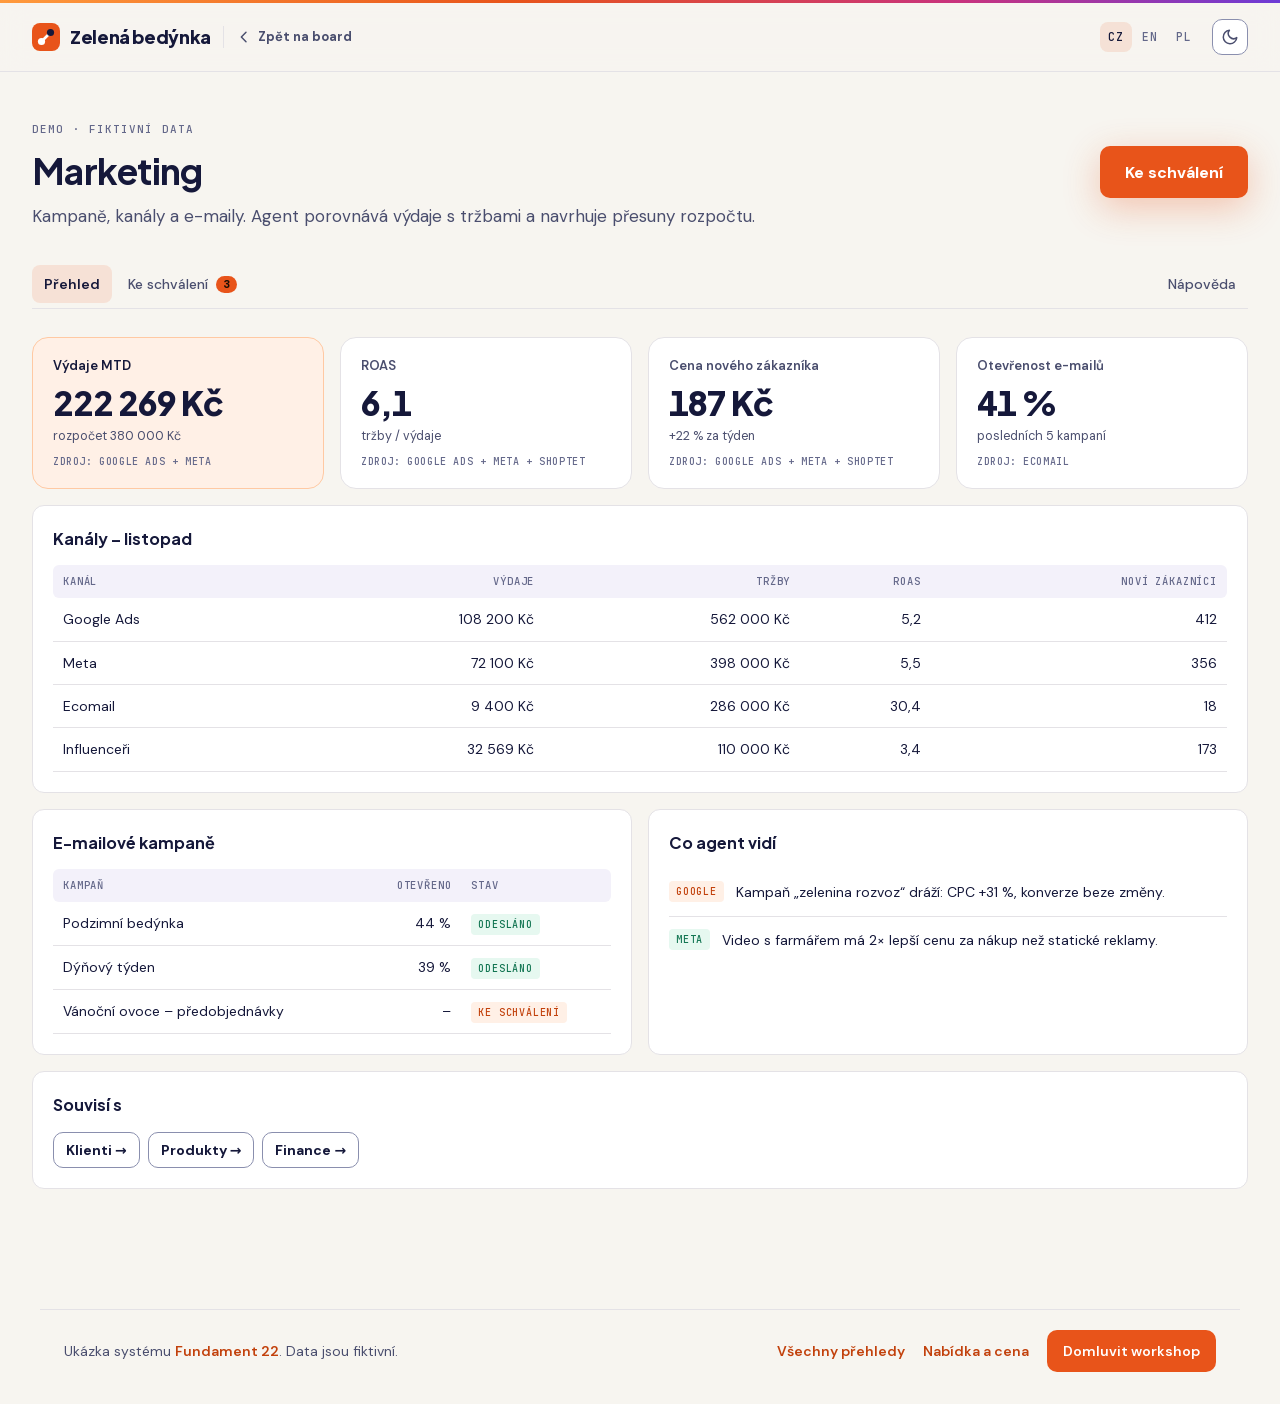
<file: demo/marketing/index.html>
<!DOCTYPE html>
<html lang="cs">
<head>
<meta charset="utf-8">
<meta name="viewport" content="width=device-width,initial-scale=1">
<title>Marketing — ukázkový přehled e-shopu | Fundament 22</title>
<meta name="description" content="Kampaně, kanály a e-maily. Agent porovnává výdaje s tržbami a navrhuje přesuny rozpočtu. Ukázka s fiktivními daty e-shopu Zelená bedýnka: přehled, který čtou lidé i AI agenti, s frontou návrhů ke schválení.">
<meta name="robots" content="noindex, nofollow">
<link rel="canonical" href="https://adamku8.github.io/fundament22/demo/marketing/">
<meta property="og:type" content="website">
<meta property="og:locale" content="cs_CZ">
<meta property="og:site_name" content="Fundament 22">
<meta property="og:title" content="Marketing — ukázkový přehled e-shopu | Fundament 22">
<meta property="og:description" content="Kampaně, kanály a e-maily. Agent porovnává výdaje s tržbami a navrhuje přesuny rozpočtu. Ukázka s fiktivními daty e-shopu Zelená bedýnka: přehled, který čtou lidé i AI agenti, s frontou návrhů ke schválení.">
<meta property="og:url" content="https://adamku8.github.io/fundament22/demo/marketing/">
<meta property="og:image" content="https://adamku8.github.io/fundament22/assets/og-demo.png">
<meta property="og:image:width" content="1200">
<meta property="og:image:height" content="630">
<meta name="twitter:card" content="summary_large_image">
<link rel="icon" href="../../assets/favicon.svg" type="image/svg+xml">
<link rel="apple-touch-icon" href="../../assets/apple-touch-icon.png">
<link rel="stylesheet" href="../../assets/fonts.css">
<script type="application/ld+json">{"@context": "https://schema.org", "@graph": [{"@type": "WebPage", "name": "Marketing — ukázkový přehled e-shopu | Fundament 22", "description": "Kampaně, kanály a e-maily. Agent porovnává výdaje s tržbami a navrhuje přesuny rozpočtu. Ukázka s fiktivními daty e-shopu Zelená bedýnka: přehled, který čtou lidé i AI agenti, s frontou návrhů ke schválení.", "url": "https://adamku8.github.io/fundament22/demo/marketing/", "inLanguage": "cs", "isPartOf": {"@type": "WebSite", "name": "Fundament 22", "url": "https://adamku8.github.io/fundament22/"}}, {"@type": "BreadcrumbList", "itemListElement": [{"@type": "ListItem", "position": 1, "name": "Fundament 22", "item": "https://adamku8.github.io/fundament22/"}, {"@type": "ListItem", "position": 2, "name": "Demo", "item": "https://adamku8.github.io/fundament22/demo/"}, {"@type": "ListItem", "position": 3, "name": "Marketing", "item": "https://adamku8.github.io/fundament22/demo/marketing/"}]}]}</script>
<script>(function(){try{var t=localStorage.getItem("board-theme");
if(t!=="light"&&t!=="dark")t=matchMedia("(prefers-color-scheme: dark)").matches?"dark":"light";
document.documentElement.dataset.theme=t;}catch(e){}})();</script>
<style>
:root{--font:"DM Sans",system-ui,-apple-system,sans-serif;--font-display:"Plus Jakarta Sans","DM Sans",system-ui,sans-serif;--font-mono:"JetBrains Mono",ui-monospace,monospace;
  --bg:#f7f5f0;--surface:#fff;--surface-2:#f3f1fa;--ink:#15183a;--ink-2:#4a4e6e;--ink-3:#64688a;--line:#e4e2e6;--field-line:#8a8fae;--link:#c2410c;--accent:#e8541a;--accent-hover:#c2410c;--accent-ink:#fff;--accent-soft:#fff0e6;--accent-line:#ffc9a3;--accent-tint:#e8541a1f;--violet-soft:#efeafd;--success-soft:#e6f8f0;--blue-soft:#e8f0fe;--magenta-soft:#fbe9f2;--tile-shadow:0 18px 50px rgba(21,24,58,.10);--hover:#15183a0f;--count-ink:#1a0e05;--inverse:#15183a;--on-inverse:#fff;--magenta:#c8327e;--violet:#6d3bd6;--blue:#2f7bf0;--success:#127552;--danger:#d32f2f;--danger-ink:#fff;--danger-bg:#fdecec;--soft:#fff0e6;--seg-shadow:0 1px 3px rgba(21,24,58,.14);--cta-shadow:0 10px 36px rgba(232,84,26,.3);--modal-shadow:0 30px 80px rgba(21,24,58,.2);color-scheme:light;--r-btn:10px}
@media (prefers-color-scheme:dark){:root:not([data-theme="light"]){--bg:#10143a;--surface:#15183a;--surface-2:#232646;--ink:#f3f1fa;--ink-2:#c9cce6;--ink-3:#8e93ba;--line:#313452;--field-line:#6b6f9a;--link:#ffb25c;--accent:#ff6a2a;--accent-hover:#ff9a3d;--accent-ink:#1a0e05;--accent-soft:#3a2d3a;--accent-line:#6b3b2c;--accent-tint:#ff7a2f24;--violet-soft:#2a2556;--success-soft:#173a3a;--blue-soft:#1d2a55;--magenta-soft:#3a1c34;--tile-shadow:0 18px 50px rgba(0,0,0,.35);--hover:#ffffff0f;--count-ink:#1a0e05;--inverse:#f3f1fa;--on-inverse:#15183a;--magenta:#e0407e;--violet:#a98bfa;--blue:#659df2;--success:#3ddc97;--danger:#f87171;--danger-ink:#15183a;--danger-bg:#3a1c2a;--soft:#3a2d3a;--seg-shadow:0 1px 3px #0007;--cta-shadow:0 10px 40px rgba(255,106,42,.35);--modal-shadow:0 30px 80px #0008;color-scheme:dark}}
:root[data-theme="dark"]{--bg:#10143a;--surface:#15183a;--surface-2:#232646;--ink:#f3f1fa;--ink-2:#c9cce6;--ink-3:#8e93ba;--line:#313452;--field-line:#6b6f9a;--link:#ffb25c;--accent:#ff6a2a;--accent-hover:#ff9a3d;--accent-ink:#1a0e05;--accent-soft:#3a2d3a;--accent-line:#6b3b2c;--accent-tint:#ff7a2f24;--violet-soft:#2a2556;--success-soft:#173a3a;--blue-soft:#1d2a55;--magenta-soft:#3a1c34;--tile-shadow:0 18px 50px rgba(0,0,0,.35);--hover:#ffffff0f;--count-ink:#1a0e05;--inverse:#f3f1fa;--on-inverse:#15183a;--magenta:#e0407e;--violet:#a98bfa;--blue:#659df2;--success:#3ddc97;--danger:#f87171;--danger-ink:#15183a;--danger-bg:#3a1c2a;--soft:#3a2d3a;--seg-shadow:0 1px 3px #0007;--cta-shadow:0 10px 40px rgba(255,106,42,.35);--modal-shadow:0 30px 80px #0008;color-scheme:dark}
*,*::before,*::after{box-sizing:border-box}
body{margin:0;background:var(--bg);color:var(--ink);font:15px/1.6 var(--font);font-variant-numeric:tabular-nums;-webkit-font-smoothing:antialiased}
button,input,select{font:inherit;color:inherit}button{cursor:pointer}
:focus-visible{outline:2px solid var(--link);outline-offset:2px}[hidden]{display:none!important}
/* HLAVIČKA (neměnit) – značkový proužek, logo AI Firma, Zpět, CZ/EN/PL, režim */
.top{position:sticky;top:0;z-index:20;background:color-mix(in srgb,var(--bg) 82%,transparent);-webkit-backdrop-filter:blur(14px);backdrop-filter:blur(14px);border-bottom:1px solid var(--line)}
.strip{height:3px;background:linear-gradient(90deg,#ff9a3d,var(--accent) 40%,var(--magenta) 75%,var(--violet))}
.logo-word{font-family:var(--font-display);font-weight:800;font-size:18px;letter-spacing:-.02em;margin-left:10px;white-space:nowrap}
.mark-a{fill:var(--accent)}.mark-b{fill:var(--inverse)}.mark-c{fill:var(--surface)}
.top-in{max-width:1440px;margin:0 auto;padding:10px 32px;display:flex;align-items:center;gap:12px;min-height:68px;flex-wrap:wrap}
.logo{display:flex;align-items:center;flex:none;color:var(--ink)}.logo svg{height:28px;width:28px;display:block}
.sep{width:1px;height:22px;background:var(--line);flex:none}
.back{display:inline-flex;align-items:center;gap:6px;color:var(--ink-2);text-decoration:none;font-size:13px;font-weight:700;white-space:nowrap}
.back:hover{color:var(--link)}.back svg{width:16px;height:16px}
.spacer{flex:1}
.lang-seg{display:flex;gap:2px}
.lang-seg button{border:none;background:transparent;font-family:var(--font-mono);font-size:11.5px;font-weight:500;letter-spacing:.08em;color:var(--ink-3);padding:6px 8px;border-radius:8px}
.lang-seg button:hover{background:var(--hover);color:var(--ink)}
.lang-seg button[aria-pressed="true"]{background:var(--accent-tint);color:var(--ink)}
.icon-btn{width:36px;height:36px;display:grid;place-items:center;border-radius:var(--r-btn);border:1px solid var(--field-line);background:var(--surface);color:var(--ink-2);flex:none}
.icon-btn:hover{color:var(--ink);border-color:var(--ink-2)}.icon-btn svg{width:18px;height:18px}
/* TITULEK + CTA */
.wrap{max-width:1440px;margin:0 auto;padding:0 32px 64px}
.head{display:flex;align-items:center;justify-content:space-between;gap:24px;flex-wrap:wrap;padding:44px 0 32px}
.titles{min-width:0;flex:1 1 420px}
h1{font-family:var(--font-display);font-size:36px;line-height:1.22;font-weight:700;letter-spacing:-.02em;margin:0}
.subtitle{margin:10px 0 0;font-size:17px;line-height:1.55;color:var(--ink-2)}
.ctas{display:flex;gap:12px;flex-wrap:wrap;align-items:center}
.btn{display:inline-flex;align-items:center;justify-content:center;gap:8px;border-radius:var(--r-btn);border:1px solid transparent;font-weight:700;font-size:15px;padding:10px 18px;min-height:44px;background:none;transition:background-color .15s}
.btn svg{width:18px;height:18px;flex:none}
.btn.sm{min-height:36px;padding:6px 12px;font-size:14px}.btn.lg{min-height:52px;padding:12px 24px;font-size:16px}
.btn.primary{background:var(--accent);color:var(--accent-ink)}.btn.primary.lg{box-shadow:var(--cta-shadow)}.btn.primary:hover{background:var(--accent-hover)}
.btn.secondary{background:var(--inverse);color:var(--on-inverse)}.btn.secondary:hover{opacity:.88}
.btn.outline{border-color:var(--field-line);color:var(--ink);background:var(--surface)}.btn.outline:hover{background:var(--surface-2)}
.btn.ghost{color:var(--ink-2)}.btn.ghost:hover{background:var(--surface-2);color:var(--ink)}
.btn.danger{background:var(--danger);color:var(--danger-ink)}.btn:disabled{opacity:.5;cursor:not-allowed}
/* MENU – lišta odkazů na vlasové lince, 48 px, položky vlevo, .nav-right doprava, aktivní = oranžový nádech */
.nav{display:flex;width:100%;height:48px;align-items:center;justify-content:flex-start;gap:4px;margin-bottom:28px;border-bottom:1px solid var(--line);overflow-x:auto}
.nav button{display:inline-flex;align-items:center;gap:8px;height:38px;padding:0 12px;border:none;background:transparent;font-size:14px;font-weight:500;color:var(--ink-2);border-radius:8px;white-space:nowrap;transition:background-color .15s,color .15s}
.nav button:hover{background:var(--hover);color:var(--ink)}
.nav button[aria-current="page"]{background:var(--accent-tint);color:var(--ink);font-weight:600}
.nav .nav-right{margin-left:auto}
.count{font-size:11px;font-weight:700;line-height:1.5;background:var(--accent);color:var(--count-ink);border-radius:999px;padding:0 7px;min-width:20px;text-align:center}
/* KARTY, KPI, TABULKY */
.card{background:var(--surface);border:1px solid var(--line);border-radius:12px;padding:20px;margin-bottom:16px}
.card h2{font-family:var(--font-display);font-size:16px;font-weight:700;margin:0 0 14px}
.kpis{display:grid;grid-template-columns:repeat(auto-fit,minmax(190px,1fr));gap:16px;margin-bottom:16px}
.kpi{background:var(--surface);border:1px solid var(--line);border-radius:16px;padding:18px 20px}
.kpi.accent{background:var(--accent-soft);border-color:var(--accent-line)}
.kpi-l{font-size:13px;font-weight:600;color:var(--ink-2)}.kpi.accent .kpi-l{color:var(--ink)}
.kpi-v{font-family:var(--font-display);font-size:34px;line-height:1.15;font-weight:800;letter-spacing:-.03em;margin:6px 0 4px}
.kpi-s{font-size:12.5px;color:var(--ink-2)}
.tbl-wrap{overflow-x:auto}
table{border-collapse:collapse;width:100%;font-size:14px}
th{text-align:left;font-family:var(--font-mono);font-weight:500;letter-spacing:.08em;text-transform:uppercase;color:var(--ink-3);font-size:10.5px;padding:8px 10px;background:var(--surface-2);white-space:nowrap}
th:first-child{border-radius:6px 0 0 6px}th:last-child{border-radius:0 6px 6px 0}
td{padding:10px;border-bottom:1px solid var(--line)}td.num,th.num{text-align:right;white-space:nowrap}
.muted{color:var(--ink-2)}
.meter{margin-bottom:14px}.meter-h{display:flex;justify-content:space-between;font-size:14px;margin-bottom:6px}
.meter-h b{font-weight:700}.track{height:8px;background:var(--surface-2);border-radius:4px;overflow:hidden}
.fill{height:100%;border-radius:4px;background:var(--accent)}.fill.warn{background:var(--danger)}
.bars{display:flex;align-items:flex-end;gap:4px;height:140px;padding-top:8px}
.bars div{flex:1;background:var(--accent);border-radius:3px 3px 0 0;min-height:2px}
/* NASTAVENÍ – svislý seznam jako postranní panel chatu: mono nadpisy skupin, aktivní řádek s oranžovým nádechem */
.settings{display:grid;grid-template-columns:232px minmax(0,1fr);gap:24px;align-items:start}
.smenu{position:sticky;top:84px;display:flex;flex-direction:column;gap:4px;padding-right:16px;border-right:1px solid var(--line)}
.smenu-sec{display:flex;flex-direction:column;gap:2px}.smenu-sec+.smenu-sec{margin-top:12px}
.smenu-h{font-family:var(--font-mono);font-size:11px;font-weight:500;letter-spacing:.1em;text-transform:uppercase;color:var(--ink-3);padding:0 10px 8px}
.smenu button{display:flex;align-items:center;justify-content:space-between;gap:8px;width:100%;text-align:left;border:0;background:none;padding:8px 10px;border-radius:8px;font-size:14px;font-weight:500;color:var(--ink-2);transition:background-color .15s,color .15s}
.smenu button:hover{background:var(--hover);color:var(--ink)}
.smenu button[aria-current="page"]{background:var(--accent-tint);color:var(--ink);font-weight:600}
.toast{position:fixed;left:50%;bottom:20px;transform:translateX(-50%);background:var(--inverse);color:var(--on-inverse);box-shadow:var(--modal-shadow);padding:12px 18px;border-radius:var(--r-btn);font-size:14px;font-weight:500;z-index:60;max-width:90vw}
@media (max-width:900px){.top-in,.wrap{padding-left:16px;padding-right:16px}}
@media (max-width:760px){.settings{grid-template-columns:1fr}.smenu{position:static;flex-direction:row;flex-wrap:wrap;gap:8px;padding:0 0 12px;border-right:0;border-bottom:1px solid var(--line)}.smenu-sec{flex-direction:row;flex-wrap:wrap}.smenu-sec+.smenu-sec{margin-top:0}.smenu-h{display:none}.smenu button{width:auto}}
@media (max-width:640px){h1{font-size:28px}.ctas{width:100%}.ctas .btn{flex:1}}
@media (prefers-reduced-motion:reduce){*{transition:none!important;animation:none!important}}

.badge{font-family:var(--font-mono);font-size:10px;font-weight:500;letter-spacing:.08em;text-transform:uppercase;padding:3px 7px;border-radius:4px;background:var(--surface-2);color:var(--ink-2);white-space:nowrap;display:inline-block;line-height:1.5}
.eyebrow{display:inline-block;font-family:var(--font-mono);font-size:11px;font-weight:500;letter-spacing:.1em;text-transform:uppercase;color:var(--ink-3);margin-bottom:10px}
.cols{display:grid;grid-template-columns:repeat(auto-fit,minmax(380px,1fr));gap:16px;margin-bottom:0}
.cols>.card{margin-bottom:16px}
.badge.ok{background:var(--success-soft);color:var(--success)}.badge.warn{background:var(--accent-soft);color:var(--link)}.badge.bad{background:var(--danger-bg);color:var(--danger)}
.axis{display:flex;justify-content:space-between;font-family:var(--font-mono);font-size:10.5px;letter-spacing:.06em;color:var(--ink-3);margin-top:6px}
.alist{display:flex;flex-direction:column}.arow{display:flex;gap:12px;align-items:flex-start;padding:12px 0;border-bottom:1px solid var(--line)}.arow:last-child{border-bottom:0}
.arow .txt{flex:1;font-size:14px}.arow a{color:var(--link);font-size:13px;font-weight:600;text-decoration:none;white-space:nowrap}.arow a:hover{text-decoration:underline}
.appr{display:flex;gap:16px;align-items:center;flex-wrap:wrap;padding:16px 0;border-bottom:1px solid var(--line)}.appr:last-child{border-bottom:0}
.appr .body{flex:1 1 320px;min-width:0}.appr .txt{font-size:15px;margin:6px 0 2px}.appr .src{font-size:12.5px;color:var(--ink-3)}.appr .acts{display:flex;gap:8px}
.appr.done .txt{color:var(--ink-2)}.appr.done .acts{display:none}.appr .res{font-size:13px;color:var(--success);margin-top:6px}
.kpi-src{font-family:var(--font-mono);font-size:10px;font-weight:500;letter-spacing:.06em;text-transform:uppercase;color:var(--ink-3);margin-top:8px}
.card>.kpis{margin-bottom:0}.card>.note{margin:14px 0 0;font-size:13px;color:var(--ink-2)}
.tl{display:flex;flex-direction:column}.tl-row{display:grid;grid-template-columns:56px 170px minmax(0,1fr) auto;gap:12px;align-items:baseline;padding:11px 0;border-bottom:1px solid var(--line)}.tl-row:last-child{border-bottom:0}
.tl-time{font-family:var(--font-mono);font-size:12px;color:var(--ink-3)}.tl-txt{font-size:14px}.tl-src{font-family:var(--font-mono);font-size:10px;letter-spacing:.06em;text-transform:uppercase;color:var(--ink-3);white-space:nowrap}
@media (max-width:760px){.tl-row{grid-template-columns:56px minmax(0,1fr)}.tl-txt,.tl-src{grid-column:2}}
.lnk{color:var(--link);text-decoration:none;font-weight:600}.lnk:hover{text-decoration:underline}
.rel{display:flex;gap:8px;flex-wrap:wrap}.rel a.btn{text-decoration:none}
.text p{margin:0 0 10px;font-size:15px;max-width:72ch}.text p:last-child{margin:0}
@media (max-width:640px){.cols{grid-template-columns:1fr}}

/* --- web Fundament 22: úpravy proti verzi v Claude --- */
#nav button[data-view="settings"],#nav button[data-view="favs"]{display:none}
.f22-bar{margin:40px auto 0;max-width:1200px;padding:20px 24px 32px;display:flex;flex-wrap:wrap;gap:12px 20px;align-items:center;justify-content:space-between;border-top:1px solid var(--line);font-size:14px;color:var(--ink-2)}
.f22-bar a{color:var(--link);font-weight:600;text-decoration:none}.f22-bar a:hover{text-decoration:underline}
.f22-bar .f22-cta{background:var(--accent);color:var(--accent-ink);padding:10px 16px;border-radius:10px}
.f22-bar nav{display:flex;flex-wrap:wrap;gap:8px 18px;align-items:center}
</style>

</head>
<body>
<header class="top"><div class="strip"></div><div class="top-in">
  <span class="logo" role="img" aria-label="Zelená bedýnka"><svg viewBox="0 0 28 28" aria-hidden="true"><rect class="mark-a" width="28" height="28" rx="8"/><path d="M9.5 18.5L18.5 9.5" stroke="var(--surface)" stroke-width="2.6" stroke-linecap="round"/><circle class="mark-c" cx="9.5" cy="18.5" r="3.6"/><circle class="mark-b" cx="18.5" cy="9.5" r="3.6"/></svg><span class="logo-word">Zelená bedýnka</span></span>
  <span class="sep"></span>
  <a class="back" href="https://adamku8.github.io/fundament22/demo/" target="_top" rel="noopener">
    <svg viewBox="0 0 24 24" fill="none" stroke="currentColor" stroke-width="2.2" stroke-linecap="round" stroke-linejoin="round"><path d="M15 5l-7 7 7 7"/></svg>
    <span data-t="Zpět na board">Zpět na board</span></a>
  <span class="spacer"></span>
  <div class="lang-seg" id="lang" role="group" aria-label="Jazyk">
    <button type="button" data-lang="cs">CZ</button><button type="button" data-lang="en">EN</button><button type="button" data-lang="pl">PL</button></div>
  <button class="icon-btn" id="theme" type="button"></button>
</div></header>

<div class="wrap">
  <div class="head">
    <div class="titles"><span class="eyebrow" data-t="DEMO · FIKTIVNÍ DATA">DEMO · FIKTIVNÍ DATA</span>
    <h1 data-t="Marketing">Marketing</h1>
      <p class="subtitle" data-t="Kampaně, kanály a e-maily. Agent porovnává výdaje s tržbami a navrhuje přesuny rozpočtu.">Kampaně, kanály a e-maily. Agent porovnává výdaje s tržbami a navrhuje přesuny rozpočtu.</p></div>
    <div class="ctas"><!-- hlavní CTA, max 2; vynech celý div, pokud nejsou -->
      <button class="btn primary lg" id="ctaMain" type="button"><span data-t="Ke schválení">Ke schválení</span></button>
    </div>
  </div>
  <nav class="nav" id="nav" aria-label="Sekce">
    <button data-view="home" aria-current="page" data-t="Přehled">Přehled</button>
    <button data-view="approvals"><span data-t="Ke schválení">Ke schválení</span><span class="count" id="apCount"></span></button>
    <button data-view="settings" data-t="Nastavení">Nastavení</button>
    <button data-view="help" class="nav-right" data-t="Nápověda">Nápověda</button>
  </nav>
  <main id="view"><div class="kpis"><div class="kpi accent"><div class="kpi-l">Výdaje MTD</div><div class="kpi-v">222&nbsp;269&nbsp;Kč</div><div class="kpi-s">rozpočet 380 000 Kč</div><div class="kpi-src">zdroj: Google Ads + Meta</div></div><div class="kpi"><div class="kpi-l">ROAS</div><div class="kpi-v">6,1</div><div class="kpi-s">tržby / výdaje</div><div class="kpi-src">zdroj: Google Ads + Meta + Shoptet</div></div><div class="kpi"><div class="kpi-l">Cena nového zákazníka</div><div class="kpi-v">187&nbsp;Kč</div><div class="kpi-s">+22 % za týden</div><div class="kpi-src">zdroj: Google Ads + Meta + Shoptet</div></div><div class="kpi"><div class="kpi-l">Otevřenost e-mailů</div><div class="kpi-v">41&nbsp;%</div><div class="kpi-s">posledních 5 kampaní</div><div class="kpi-src">zdroj: Ecomail</div></div></div><div class="card"><h2>Kanály – listopad</h2><div class="tbl-wrap"><table><thead><tr><th>Kanál</th><th class="num">Výdaje</th><th class="num">Tržby</th><th class="num">ROAS</th><th class="num">Noví zákazníci</th></tr></thead><tbody><tr><td>Google Ads</td><td class="num">108&nbsp;200&nbsp;Kč</td><td class="num">562&nbsp;000&nbsp;Kč</td><td class="num">5,2</td><td class="num">412</td></tr><tr><td>Meta</td><td class="num">72&nbsp;100&nbsp;Kč</td><td class="num">398&nbsp;000&nbsp;Kč</td><td class="num">5,5</td><td class="num">356</td></tr><tr><td>Ecomail</td><td class="num">9&nbsp;400&nbsp;Kč</td><td class="num">286&nbsp;000&nbsp;Kč</td><td class="num">30,4</td><td class="num">18</td></tr><tr><td>Influenceři</td><td class="num">32&nbsp;569&nbsp;Kč</td><td class="num">110&nbsp;000&nbsp;Kč</td><td class="num">3,4</td><td class="num">173</td></tr></tbody></table></div></div><div class="cols"><div class="card"><h2>E-mailové kampaně</h2><div class="tbl-wrap"><table><thead><tr><th>Kampaň</th><th class="num">Otevřeno</th><th>Stav</th></tr></thead><tbody><tr><td>Podzimní bedýnka</td><td class="num">44&nbsp;%</td><td><span class="badge ok">ODESLÁNO</span></td></tr><tr><td>Dýňový týden</td><td class="num">39&nbsp;%</td><td><span class="badge ok">ODESLÁNO</span></td></tr><tr><td>Vánoční ovoce – předobjednávky</td><td class="num">–</td><td><span class="badge warn">KE SCHVÁLENÍ</span></td></tr></tbody></table></div></div><div class="card"><h2>Co agent vidí</h2><div class="alist"><div class="arow"><span class="badge warn">GOOGLE</span><span class="txt">Kampaň „zelenina rozvoz“ dráží: CPC +31 %, konverze beze změny.</span></div><div class="arow"><span class="badge ok">META</span><span class="txt">Video s farmářem má 2× lepší cenu za nákup než statické reklamy.</span></div></div></div></div><div class="card"><h2>Souvisí s</h2><div class="rel"><a class="btn outline sm" href="https://adamku8.github.io/fundament22/demo/klienti/" target="_top" rel="noopener">Klienti →</a><a class="btn outline sm" href="https://adamku8.github.io/fundament22/demo/produkty/" target="_top" rel="noopener">Produkty →</a><a class="btn outline sm" href="https://adamku8.github.io/fundament22/demo/finance/" target="_top" rel="noopener">Finance →</a></div></div></main>
</div>

<footer class="f22-bar"><span>Ukázka systému <a href="../../">Fundament 22</a>. Data jsou fiktivní.</span><nav aria-label="Fundament 22"><a href="../">Všechny přehledy</a><a href="../../#cena">Nabídka a cena</a><a class="f22-cta" href="https://calendar.app.google/v39ka3uchSRSSG2AA" rel="noopener">Domluvit workshop</a></nav></footer>
<script>
(function(){"use strict";
const $=s=>document.querySelector(s);
const el=(tag,attrs,...kids)=>{const e=document.createElement(tag);if(attrs)for(const[k,v]of Object.entries(attrs)){if(v==null||v===false)continue;if(k==='class')e.className=v;else if(k==='text')e.textContent=v;else if(k==='style')e.style.cssText=v;else if(k.startsWith('on'))e.addEventListener(k.slice(2),v);else e.setAttribute(k,v===true?'':v)}for(const c of kids.flat()){if(c==null||c===false)continue;e.append(c.nodeType?c:document.createTextNode(String(c)))}return e};

/* ---------- i18n: klíč = český text, hodnota = [EN, PL] ---------- */
const LANGS=['cs','en','pl'];
let LANG=(()=>{try{const l=localStorage.getItem('board-lang');return LANGS.includes(l)?l:'cs'}catch(e){return 'cs'}})();
const D={
 'Zpět na board':['Back to board','Powrót do tablicy'],'Přehled':['Overview','Przegląd'],'Nastavení':['Settings','Ustawienia'],'Nápověda':['Help','Pomoc'],
 'Přepnout na světlý režim':['Switch to light mode','Przełącz na tryb jasny'],'Přepnout na tmavý režim':['Switch to dark mode','Przełącz na tryb ciemny'],
 'Statistiky':['Statistics','Statystyki'],'Návštěvnost':['Traffic','Odwiedziny'],'Využití databáze a úložiště':['Database & storage usage','Wykorzystanie bazy i magazynu'],
 'Návštěv za 30 dní':['Visits in 30 days','Wizyty w 30 dni'],'Unikátních uživatelů':['Unique users','Unikalni użytkownicy'],'Dnes':['Today','Dziś'],
 'Návštěvy po dnech':['Visits per day','Wizyty dziennie'],'Nejaktivnější uživatelé':['Most active users','Najaktywniejsi użytkownicy'],'Uživatel':['User','Użytkownik'],'Návštěv':['Visits','Wizyt'],'Naposledy':['Last seen','Ostatnio'],
 'Databáze':['Database','Baza danych'],'dokumentů':['documents','dokumentów'],'Úložiště souborů':['File storage','Magazyn plików'],'souborů':['files','plików'],
 'Statistiky vidí jen admini.':['Only admins can see statistics.','Statystyki widzą tylko administratorzy.'],'Žádná data.':['No data.','Brak danych.'],'Načítám…':['Loading…','Wczytywanie…'],
 'Úložiště je plné.':['Storage is full.','Magazyn jest pełny.'],'Neznámý':['Unknown','Nieznany'],
 "Ke schválení":["For approval", "Do zatwierdzenia"],
 "Schválit":["Approve", "Zatwierdź"],
 "Upravit":["Edit", "Edytuj"],
 "Schváleno":["Approved", "Zatwierdzono"],
 "Demo: ve skutečném provozu se schválení propíše do Slacku a do mozku firmy.":["Demo: in real use, the approval goes to Slack and the company brain.", "Demo: w realnym użyciu zatwierdzenie trafi do Slacka i do mózgu firmy."],
 "Demo: tady byste návrh upravili v chatu s Claude.":["Demo: you would edit the proposal in a Claude chat.", "Demo: tutaj edytowalibyście propozycję w czacie z Claude."],
 "Zdroj":["Source", "Źródło"],
 "Otevřít":["Open", "Otwórz"],
 "DEMO · FIKTIVNÍ DATA":["DEMO · FICTIONAL DATA", "DEMO · DANE FIKCYJNE"],
 "Všechno je vyřízené.":["All done.", "Wszystko załatwione."],
 "Data: Shoptet, Fakturoid, Pipedrive, Freshdesk, Ecomail, Google Ads, Meta, Slack. Stav k 18. 11. 2026.":["Data: Shoptet, Fakturoid, Pipedrive, Freshdesk, Ecomail, Google Ads, Meta, Slack. As of 18 Nov 2026.", "Dane: Shoptet, Fakturoid, Pipedrive, Freshdesk, Ecomail, Google Ads, Meta, Slack. Stan na 18.11.2026."],
 "Jak to funguje":["How it works", "Jak to działa"],
 "Agenti každé ráno načtou data z napojených nástrojů, zapíšou je do firemního mozku a připraví návrhy. Člověk je schválí – tady, ve Slacku nebo v chatu s Claude.":["Every morning the agents read data from connected tools, write it into the company brain and prepare proposals. A person approves them – here, in Slack or in a Claude chat.", "Każdego ranka agenci czytają dane z podłączonych narzędzi, zapisują je w mózgu firmy i przygotowują propozycje. Człowiek je zatwierdza – tutaj, na Slacku lub w czacie z Claude."],
 "Tohle je demo s fiktivními daty e-shopu Zelená bedýnka. Stejný systém provozujeme u sebe a nasadíme ho i u vás.":["This is a demo with fictional data of the Zelená bedýnka e-shop. We run the same system ourselves and can deploy it for you.", "To demo z fikcyjnymi danymi e-sklepu Zelená bedýnka. Ten sam system prowadzimy u siebie i wdrożymy go u was."],
 "Omezení":["Limitations", "Ograniczenia"],
 "Kapacita databáze je odhad. Návštěvnost zachytí jen úroveň Contributor a výš. Statistiky vidí jen admini. Plné úložiště se hlásí „Úložiště je plné.“":["Database capacity is an estimate. Traffic only captures Contributor level and up. Only admins see statistics. A full storage reports “Storage is full.”", "Pojemność bazy to szacunek. Ruch rejestruje tylko poziom Contributor i wyżej. Statystyki widzą tylko administratorzy. Pełny magazyn zgłasza „Magazyn jest pełny.”"],
 "Souvisí s":["Related", "Powiązane"],
 "Zapsáno do mozku → rozhodnuti.md":["Written to the brain → rozhodnuti.md", "Zapisano w mózgu → rozhodnuti.md"],
 "Oznámeno ve Slacku v":["Announced in Slack in", "Ogłoszono na Slacku w"],
 "Další krok provede agent v nástroji":["The agent takes the next step in", "Kolejny krok agent wykona w narzędziu"],
 "zdroj":["source", "źródło"],
 "Přehled firmy":["Company overview", "Przegląd firmy"],
 "Jak je na tom firma dnes. Čísla napříč odděleními, co hoří a kde čeká schválení. Pro celý tým, každé ráno.":["How the company is doing today. Numbers across departments, what is on fire and what awaits approval. For the whole team, every morning.", "Jak firma radzi sobie dziś. Liczby ze wszystkich działów, co się pali i co czeka na zatwierdzenie. Dla całego zespołu, każdego ranka."],
 "Dnešní stav celé firmy pro celý tým: čísla, co hoří, co čeká na schválení.":["Today's state of the whole company for the whole team: numbers, fires, approvals.", "Dzisiejszy stan całej firmy dla całego zespołu: liczby, problemy, zatwierdzenia."],
 "Tržby včera":["Revenue yesterday", "Przychód wczoraj"],
 "−4,5 % vs. minulý týden":["−4.5% vs. last week", "−4,5 % vs. poprzedni tydzień"],
 "Objednávky včera":["Orders yesterday", "Zamówienia wczoraj"],
 "−7,6 % vs. minulý týden":["−7.6% vs. last week", "−7,6 % vs. poprzedni tydzień"],
 "Hrubá marže MTD":["Gross margin MTD", "Marża brutto MTD"],
 "cíl 36 %":["target 36%", "cel 36%"],
 "Otevřené tikety":["Open tickets", "Otwarte zgłoszenia"],
 "5 starších než 24 h":["5 older than 24 h", "5 starszych niż 24 h"],
 "Co hoří":["What is on fire", "Co się pali"],
 "SKLAD":["STOCK", "MAGAZYN"],
 "Avokádo Hass dojde do 1,5 dne. Nákupní agent připravil objednávku.":["Hass avocado runs out in 1.5 days. The purchasing agent prepared an order.", "Awokado Hass skończy się za 1,5 dnia. Agent zakupowy przygotował zamówienie."],
 "FINANCE":["FINANCE", "FINANSE"],
 "3 B2B faktury po splatnosti, celkem 86 400 Kč.":["3 overdue B2B invoices, 86,400 CZK in total.", "3 przeterminowane faktury B2B, razem 86 400 CZK."],
 "SUPPORT":["SUPPORT", "WSPARCIE"],
 "Rajčata cherry: 9 reklamací za 3 dny, stejný dodavatel.":["Cherry tomatoes: 9 complaints in 3 days, same supplier.", "Pomidory koktajlowe: 9 reklamacji w 3 dni, ten sam dostawca."],
 "MARKETING":["MARKETING", "MARKETING"],
 "Google Ads: cena za nového zákazníka +22 % za týden.":["Google Ads: cost per new customer +22% this week.", "Google Ads: koszt nowego klienta +22% w tygodniu."],
 "Čeká na schválení":["Awaiting approval", "Czeka na zatwierdzenie"],
 "Oblast":["Area", "Obszar"],
 "Počet":["Count", "Liczba"],
 "Co se dělo v noci":["What happened overnight", "Co działo się w nocy"],
 "Přepočítal zásoby podle včerejších prodejů. Avokádo dojde do 1,5 dne, připravil objednávku.":["Recalculated stock from yesterday's sales. Avocado runs out in 1.5 days, prepared an order.", "Przeliczył zapasy według wczorajszej sprzedaży. Awokado skończy się za 1,5 dnia, przygotował zamówienie."],
 "Kurátor mozku":["Brain curator", "Kurator mózgu"],
 "Slack → Mozek":["Slack → Brain", "Slack → Mózg"],
 "Zapsal do mozku 3 věci ze včerejška: nový ceník Farmy Sever, pravidlo pro reklamace rajčat a rozhodnutí o slotech v Brně.":["Wrote 3 things from yesterday into the brain: Farma Sever's new price list, a rule for tomato complaints and the decision on Brno slots.", "Zapisał w mózgu 3 rzeczy z wczoraj: nowy cennik Farmy Sever, zasadę reklamacji pomidorów i decyzję o slotach w Brnie."],
 "Spároval 142 plateb s fakturami. 3 faktury jsou po splatnosti, připravil upomínky.":["Matched 142 payments to invoices. 3 invoices are overdue, prepared reminders.", "Sparował 142 płatności z fakturami. 3 faktury są po terminie, przygotował upomnienia."],
 "Roztřídil 14 nových tiketů a k 9 připravil odpověď. U jednoho neví, nechal ho na člověku.":["Triaged 14 new tickets and drafted replies to 9. Unsure about one, left it to a person.", "Posortował 14 nowych zgłoszeń i do 9 przygotował odpowiedź. Jednego nie wie, zostawił człowiekowi."],
 "Porovnal včerejší výdaje a tržby. Google Ads zdražil, navrhl přesun rozpočtu.":["Compared yesterday's spend and revenue. Google Ads got pricier, proposed a budget move.", "Porównał wczorajsze wydatki i przychody. Google Ads zdrożał, zaproponował przesunięcie budżetu."],
 "Připravil ranní souhrn pro #vedeni. 19 návrhů v 7 oblastech čeká na schválení.":["Prepared the morning summary for #vedeni. 19 proposals in 7 areas await approval.", "Przygotował poranne podsumowanie dla #vedeni. 19 propozycji w 7 obszarach czeka na zatwierdzenie."],
 "Tržby za 30 dní":["Revenue, last 30 days", "Przychód, ostatnie 30 dni"],
 "Provozní agent":["Operations agent", "Agent operacyjny"],
 "Ranní souhrn odeslat do #vedeni ve Slacku.":["Send the morning summary to #vedeni in Slack.", "Wysłać poranne podsumowanie do #vedeni na Slacku."],
 "Asistent CEO":["CEO assistant", "Asystent CEO"],
 "Přesunout páteční poradu na 9:30 – kolize s dodavatelem.":["Move Friday meeting to 9:30 – clash with a supplier.", "Przesunąć piątkowe spotkanie na 9:30 – kolizja z dostawcą."],
 "Objednávky":["Orders", "Zamówienia"],
 "Objednávky, rozvoz a expedice. Agent hlídá sloty a zpoždění.":["Orders, delivery and dispatch. The agent watches slots and delays.", "Zamówienia, dostawy i wysyłka. Agent pilnuje slotów i opóźnień."],
 "Objednávky po dnech, kapacita rozvozu, zpoždění.":["Orders per day, delivery capacity, delays.", "Zamówienia dziennie, pojemność dostaw, opóźnienia."],
 "Průměrný košík":["Average basket", "Średni koszyk"],
 "30 dní: 1 104 Kč":["30 days: 1,104 CZK", "30 dni: 1 104 CZK"],
 "Doručeno včas":["Delivered on time", "Dostarczono na czas"],
 "cíl 97 %":["target 97%", "cel 97%"],
 "Storna za 7 dní":["Cancellations, 7 days", "Anulacje, 7 dni"],
 "12 objednávek":["12 orders", "12 zamówień"],
 "Objednávky za 30 dní":["Orders, last 30 days", "Zamówienia, ostatnie 30 dni"],
 "Kapacita rozvozu na zítra":["Delivery capacity tomorrow", "Pojemność dostaw na jutro"],
 "Praha – vlastní rozvoz":["Prague – own delivery", "Praga – własne dostawy"],
 "slotů":["slots", "slotów"],
 "Brno – vlastní rozvoz":["Brno – own delivery", "Brno – własne dostawy"],
 "Zásilkovna – výdej do 14:00":["Packeta – handover by 14:00", "Packeta – nadanie do 14:00"],
 "balíků":["parcels", "paczek"],
 "Problémové objednávky":["Problem orders", "Problematyczne zamówienia"],
 "Zákazník":["Customer", "Klient"],
 "Stav":["Status", "Status"],
 "Částka":["Amount", "Kwota"],
 "ZPOŽDĚNO":["DELAYED", "OPÓŹNIONE"],
 "CHYBÍ POLOŽKA":["MISSING ITEM", "BRAK POZYCJI"],
 "ZMĚNA ADRESY":["ADDRESS CHANGE", "ZMIANA ADRESU"],
 "NEZAPLACENO":["UNPAID", "NIEOPŁACONE"],
 "Otevřít 10 slotů navíc v Brně na čtvrtek – kapacita na 88 %.":["Open 10 extra slots in Brno for Thursday – capacity at 88%.", "Otworzyć 10 dodatkowych slotów w Brnie na czwartek – pojemność 88%."],
 "Omluvný e-mail a sleva 100 Kč pro objednávku 48 211 (zpoždění 3 h).":["Apology e-mail and 100 CZK discount for order 48211 (3 h delay).", "E-mail z przeprosinami i rabat 100 CZK dla zamówienia 48211 (opóźnienie 3 h)."],
 "Finance":["Finance", "Finanse"],
 "Září":["September", "Wrzesień"],
 "Říjen":["October", "Październik"],
 "Listopad (do 18.)":["November (to 18th)", "Listopad (do 18.)"],
 "Tržby, marže, cash a pohledávky. Finanční agent připravuje upomínky a měsíční uzávěrku.":["Revenue, margin, cash and receivables. The finance agent prepares reminders and the monthly close.", "Przychody, marża, gotówka i należności. Agent finansowy przygotowuje upomnienia i zamknięcie miesiąca."],
 "P&L po měsících, cash, faktury po splatnosti.":["Monthly P&L, cash, overdue invoices.", "P&L miesięcznie, gotówka, przeterminowane faktury."],
 "Tržby MTD":["Revenue MTD", "Przychód MTD"],
 "říjen celkem 5 217 745 Kč":["October total 5,217,745 CZK", "październik razem 5 217 745 CZK"],
 "říjen 35,8 %":["October 35.8%", "październik 35,8%"],
 "EBITDA MTD":["EBITDA MTD", "EBITDA MTD"],
 "září ve ztrátě, od října v plusu":["September at a loss, positive since October", "wrzesień na stracie, od października na plusie"],
 "Po splatnosti":["Overdue", "Po terminie"],
 "3 faktury, B2B":["3 invoices, B2B", "3 faktury, B2B"],
 "Výsledovka po měsících":["P&L by month", "Rachunek wyników miesięcznie"],
 "Měsíc":["Month", "Miesiąc"],
 "Tržby":["Revenue", "Przychód"],
 "Hrubý zisk":["Gross profit", "Zysk brutto"],
 "Marže":["Margin", "Marża"],
 "Provozní náklady":["Operating costs", "Koszty operacyjne"],
 "Cash a závazky":["Cash and payables", "Gotówka i zobowiązania"],
 "Splatné do 14 dní vs. na účtu":["Due within 14 days vs. in bank", "Płatne w 14 dni vs. na koncie"],
 "Rozpočet marketingu – listopad":["Marketing budget – November", "Budżet marketingu – listopad"],
 "Faktury po splatnosti":["Overdue invoices", "Przeterminowane faktury"],
 "Odběratel":["Customer", "Odbiorca"],
 "Dní":["Days", "Dni"],
 "Finanční agent":["Finance agent", "Agent finansowy"],
 "Upomínka Restauraci Na Rohu (21 dní, 31 200 Kč), druhá v pořadí.":["Reminder to Restaurace Na Rohu (21 days, 31,200 CZK), second one.", "Upomnienie do Restaurace Na Rohu (21 dni, 31 200 CZK), drugie."],
 "Upomínka Bistru Kořen (12 dní, 18 400 Kč), první – vlídný tón, stálý klient.":["Reminder to Bistro Kořen (12 days, 18,400 CZK), first – friendly tone, regular client.", "Upomnienie do Bistro Kořen (12 dni, 18 400 CZK), pierwsze – uprzejmy ton, stały klient."],
 "Zaplatit Farmě Jih 214 000 Kč – splatnost pátek, sporná dodávka rajčat odečtena.":["Pay Farma Jih 214,000 CZK – due Friday, disputed tomato delivery deducted.", "Zapłacić Farmie Jih 214 000 CZK – termin piątek, sporna dostawa pomidorów odliczona."],
 "Banka":["Bank", "Bank"],
 "Produkty":["Products", "Produkty"],
 "Sortiment, zásoby a čerstvost. Nákupní agent hlídá, co dojde, a navrhuje objednávky u farem.":["Assortment, stock and freshness. The purchasing agent watches what runs out and proposes farm orders.", "Asortyment, zapasy i świeżość. Agent zakupowy pilnuje braków i proponuje zamówienia u farm."],
 "Zásoby, odpis, nejprodávanější a nákupní návrhy.":["Stock, spoilage, best sellers and purchase proposals.", "Zapasy, straty, bestsellery i propozycje zakupów."],
 "Aktivní produkty":["Active products", "Aktywne produkty"],
 "42 sezónních":["42 seasonal", "42 sezonowe"],
 "Dojde do 3 dnů":["Runs out within 3 days", "Skończy się w 3 dni"],
 "3 kritické":["3 critical", "3 krytyczne"],
 "Odpis za 30 dní":["Spoilage, 30 days", "Straty, 30 dni"],
 "cíl 3 %":["target 3%", "cel 3%"],
 "Průměrná marže":["Average margin", "Średnia marża"],
 "bedýnky 41 %":["boxes 41%", "skrzynki 41%"],
 "Nejprodávanější za 30 dní":["Best sellers, 30 days", "Bestsellery, 30 dni"],
 "Produkt":["Product", "Produkt"],
 "Prodáno":["Sold", "Sprzedano"],
 "Dojde brzy":["Running out soon", "Wkrótce się skończy"],
 "Zásoba":["Stock", "Zapas"],
 "Vydrží":["Lasts", "Wystarczy"],
 "1,5 DNE":["1.5 DAYS", "1,5 DNIA"],
 "2 DNY":["2 DAYS", "2 DNI"],
 "3 DNY":["3 DAYS", "3 DNI"],
 "Odpis podle kategorie (cíl 3 %)":["Spoilage by category (target 3%)", "Straty wg kategorii (cel 3%)"],
 "Bobuloviny a měkké ovoce":["Berries and soft fruit", "Jagody i owoce miękkie"],
 "Listová zelenina":["Leafy vegetables", "Warzywa liściaste"],
 "Kořenová zelenina":["Root vegetables", "Warzywa korzeniowe"],
 "Jablka a hrušky":["Apples and pears", "Jabłka i gruszki"],
 "Nákupní agent":["Purchasing agent", "Agent zakupowy"],
 "Objednat 600 ks avokáda u Fruit Import CZ, dodání čtvrtek ráno.":["Order 600 avocados from Fruit Import CZ, delivery Thursday morning.", "Zamówić 600 szt. awokado w Fruit Import CZ, dostawa czwartek rano."],
 "Rajčata cherry dočasně přepnout na Farmu Sever – 9 reklamací u Farmy Jih.":["Temporarily switch cherry tomatoes to Farma Sever – 9 complaints with Farma Jih.", "Pomidory koktajlowe tymczasowo przenieść do Farmy Sever – 9 reklamacji w Farmie Jih."],
 "Zlevnit listový salát o 20 % – zásoba na 4 dny, trvanlivost 3 dny.":["Discount leaf lettuce by 20% – 4 days of stock, 3-day shelf life.", "Obniżyć cenę sałaty o 20% – zapas na 4 dni, trwałość 3 dni."],
 "Support":["Support", "Wsparcie"],
 "Tikety a reklamace. Agent třídí, navrhuje odpovědi a hledá opakované problémy.":["Tickets and complaints. The agent triages, drafts replies and spots recurring problems.", "Zgłoszenia i reklamacje. Agent sortuje, proponuje odpowiedzi i wyszukuje powtarzające się problemy."],
 "Tikety, reklamace, návrhy odpovědí ke schválení.":["Tickets, complaints, reply drafts for approval.", "Zgłoszenia, reklamacje, projekty odpowiedzi do zatwierdzenia."],
 "První odpověď":["First response", "Pierwsza odpowiedź"],
 "v pracovní době":["during working hours", "w godzinach pracy"],
 "Spokojenost":["Satisfaction", "Zadowolenie"],
 "312 hodnocení":["312 ratings", "312 ocen"],
 "Reklamace":["Complaints", "Reklamacje"],
 "z objednávek za 30 dní":["of orders, 30 days", "zamówień, 30 dni"],
 "Témata tiketů za 30 dní":["Ticket topics, 30 days", "Tematy zgłoszeń, 30 dni"],
 "Poškozené nebo zkažené zboží":["Damaged or spoiled goods", "Uszkodzony lub zepsuty towar"],
 "Zpožděný rozvoz":["Delayed delivery", "Opóźniona dostawa"],
 "Chybějící položka":["Missing item", "Brakująca pozycja"],
 "Změna objednávky":["Order change", "Zmiana zamówienia"],
 "Fakturace":["Invoicing", "Fakturowanie"],
 "Nejstarší otevřené":["Oldest open", "Najstarsze otwarte"],
 "Tiket":["Ticket", "Zgłoszenie"],
 "Téma":["Topic", "Temat"],
 "Čeká":["Waiting", "Czeka"],
 "Rajčata cherry plesnivá":["Mouldy cherry tomatoes", "Spleśniałe pomidory koktajlowe"],
 "Bedýnka bez mrkve":["Box without carrots", "Skrzynka bez marchwi"],
 "Faktura na firmu":["Company invoice", "Faktura na firmę"],
 "Kurýr nepřijel":["Courier did not come", "Kurier nie przyjechał"],
 "Support agent":["Support agent", "Agent wsparcia"],
 "Odpověď na #9 214: omluva, vrácení 89 Kč, náhrada v příští bedýnce.":["Reply to #9214: apology, 89 CZK refund, replacement in next box.", "Odpowiedź na #9214: przeprosiny, zwrot 89 CZK, zamiennik w kolejnej skrzynce."],
 "Odpověď na #9 220: doplnit mrkev zítra s rozvozem zdarma.":["Reply to #9220: send carrots tomorrow, free delivery.", "Odpowiedź na #9220: dosłać marchew jutro, dostawa gratis."],
 "Nový článek do FAQ: jak skladovat avokádo, aby dozrálo. Šetří ~6 tiketů týdně.":["New FAQ article: how to store avocados so they ripen. Saves ~6 tickets a week.", "Nowy artykuł FAQ: jak przechowywać awokado, aby dojrzało. Oszczędza ~6 zgłoszeń tygodniowo."],
 "Mozek":["Brain", "Mózg"],
 "Klienti":["Customers", "Klienci"],
 "Zákazníci, předplatitelé bedýnek a B2B restaurace. Agent hlídá, kdo odchází.":["Customers, box subscribers and B2B restaurants. The agent watches who is leaving.", "Klienci, subskrybenci skrzynek i restauracje B2B. Agent pilnuje, kto odchodzi."],
 "Segmenty, odchody předplatitelů, B2B obchod.":["Segments, subscriber churn, B2B pipeline.", "Segmenty, odejścia subskrybentów, sprzedaż B2B."],
 "Aktivní zákazníci":["Active customers", "Aktywni klienci"],
 "nákup za 90 dní":["purchase in 90 days", "zakup w 90 dni"],
 "Předplatitelé bedýnek":["Box subscribers", "Subskrybenci skrzynek"],
 "+64 za měsíc":["+64 this month", "+64 w miesiącu"],
 "Opakovaný nákup":["Repeat purchase", "Ponowny zakup"],
 "do 60 dní":["within 60 days", "w 60 dni"],
 "Ohrožení předplatitelé":["At-risk subscribers", "Zagrożeni subskrybenci"],
 "2× vynechali bedýnku":["skipped a box twice", "2× pominęli skrzynkę"],
 "Segmenty":["Segments", "Segmenty"],
 "Segment":["Segment", "Segment"],
 "Zákazníků":["Customers", "Klientów"],
 "Podíl na tržbách":["Share of revenue", "Udział w przychodach"],
 "Rodiny (košík nad 1 500 Kč)":["Families (basket over 1,500 CZK)", "Rodziny (koszyk ponad 1 500 CZK)"],
 "Jednorázoví":["One-off", "Jednorazowi"],
 "B2B restaurace a kanceláře":["B2B restaurants and offices", "Restauracje i biura B2B"],
 "B2B obchod":["B2B pipeline", "Sprzedaż B2B"],
 "Firma":["Company", "Firma"],
 "Fáze":["Stage", "Etap"],
 "Měsíčně":["Monthly", "Miesięcznie"],
 "VYHRÁNO":["WON", "WYGRANE"],
 "NÁVRH":["PROPOSAL", "PROPOZYCJA"],
 "OCHUTNÁVKA":["TASTING", "DEGUSTACJA"],
 "POPTÁVKA":["INQUIRY", "ZAPYTANIE"],
 "Obchodní agent":["Sales agent", "Agent sprzedaży"],
 "Poslat 74 ohroženým předplatitelům nabídku pauzy místo zrušení.":["Offer 74 at-risk subscribers a pause instead of cancelling.", "Zaproponować 74 zagrożonym subskrybentom pauzę zamiast rezygnacji."],
 "Follow-up Bistru U Dvou lip: ceník pro 3 provozovny, schůzka příští úterý.":["Follow-up to Bistro U Dvou lip: pricing for 3 locations, meeting next Tuesday.", "Follow-up do Bistro U Dvou lip: cennik dla 3 lokali, spotkanie w przyszły wtorek."],
 "Marketing":["Marketing", "Marketing"],
 "Kampaně, kanály a e-maily. Agent porovnává výdaje s tržbami a navrhuje přesuny rozpočtu.":["Campaigns, channels and e-mails. The agent compares spend with revenue and proposes budget moves.", "Kampanie, kanały i e-maile. Agent porównuje wydatki z przychodami i proponuje przesunięcia budżetu."],
 "Výkon kanálů, kampaně, návrhy na rozpočet.":["Channel performance, campaigns, budget proposals.", "Wyniki kanałów, kampanie, propozycje budżetu."],
 "Výdaje MTD":["Spend MTD", "Wydatki MTD"],
 "rozpočet 380 000 Kč":["budget 380,000 CZK", "budżet 380 000 CZK"],
 "tržby / výdaje":["revenue / spend", "przychód / wydatki"],
 "Cena nového zákazníka":["Cost per new customer", "Koszt nowego klienta"],
 "+22 % za týden":["+22% this week", "+22% w tygodniu"],
 "Otevřenost e-mailů":["E-mail open rate", "Otwieralność e-maili"],
 "posledních 5 kampaní":["last 5 campaigns", "ostatnie 5 kampanii"],
 "Kanály – listopad":["Channels – November", "Kanały – listopad"],
 "Kanál":["Channel", "Kanał"],
 "Výdaje":["Spend", "Wydatki"],
 "Noví zákazníci":["New customers", "Nowi klienci"],
 "Influenceři":["Influencers", "Influencerzy"],
 "E-mailové kampaně":["E-mail campaigns", "Kampanie e-mailowe"],
 "Kampaň":["Campaign", "Kampania"],
 "Otevřeno":["Opened", "Otwarte"],
 "Podzimní bedýnka":["Autumn box", "Jesienna skrzynka"],
 "ODESLÁNO":["SENT", "WYSŁANO"],
 "Dýňový týden":["Pumpkin week", "Tydzień dyni"],
 "Vánoční ovoce – předobjednávky":["Christmas fruit – pre-orders", "Owoce świąteczne – przedsprzedaż"],
 "KE SCHVÁLENÍ":["FOR APPROVAL", "DO ZATWIERDZENIA"],
 "Co agent vidí":["What the agent sees", "Co widzi agent"],
 "Kampaň „zelenina rozvoz“ dráží: CPC +31 %, konverze beze změny.":["Campaign “vegetable delivery” is getting pricey: CPC +31%, conversions flat.", "Kampania „dostawa warzyw” drożeje: CPC +31%, konwersje bez zmian."],
 "Video s farmářem má 2× lepší cenu za nákup než statické reklamy.":["Farmer video has 2× better cost per purchase than static ads.", "Wideo z rolnikiem ma 2× lepszy koszt zakupu niż reklamy statyczne."],
 "Marketingový agent":["Marketing agent", "Agent marketingu"],
 "Přesunout 15 000 Kč z Google „zelenina rozvoz“ do Meta videa s farmářem.":["Move 15,000 CZK from Google “vegetable delivery” to the Meta farmer video.", "Przesunąć 15 000 CZK z Google „dostawa warzyw” do wideo z rolnikiem na Meta."],
 "Odeslat kampaň „Vánoční ovoce – předobjednávky“ ve čtvrtek v 18:00 na 9 200 kontaktů.":["Send “Christmas fruit – pre-orders” on Thursday at 18:00 to 9,200 contacts.", "Wysłać kampanię „Owoce świąteczne – przedsprzedaż” w czwartek o 18:00 do 9 200 kontaktów."],
 "3 příspěvky na Instagram k Dýňovému týdnu – texty a fotky připravené.":["3 Instagram posts for Pumpkin week – copy and photos ready.", "3 posty na Instagram na Tydzień dyni – teksty i zdjęcia gotowe."],
 "CEO":["CEO", "CEO"],
 "Jen pro vedení. Týden v kostce, cíle kvartálu a rozhodnutí, která za vás nikdo jiný neudělá.":["For management only. The week at a glance, quarterly goals and decisions nobody else can make for you.", "Tylko dla zarządu. Tydzień w skrócie, cele kwartału i decyzje, których nikt inny za Ciebie nie podejmie."],
 "Pro majitele: týden v kostce, cíle Q4, rozhodnutí jen pro vedení.":["For the owner: the week at a glance, Q4 goals, management-only decisions.", "Dla właściciela: tydzień w skrócie, cele Q4, decyzje tylko dla zarządu."],
 "Týden v kostce":["The week at a glance", "Tydzień w skrócie"],
 "Tržby za listopad drží tempo na 5,2 mil. Kč, marže 36,4 % je nejvyšší za kvartál. Od října jsme v provozním plusu.":["November revenue is on pace for 5.2M CZK, the 36.4% margin is the best this quarter. We have been operationally positive since October.", "Przychody za listopad zmierzają do 5,2 mln CZK, marża 36,4% jest najwyższa w kwartale. Od października jesteśmy na plusie operacyjnym."],
 "Dva problémy: rajčata cherry od Farmy Jih (9 reklamací) a dražší Google Ads. Na obojí je návrh ke schválení.":["Two problems: cherry tomatoes from Farma Jih (9 complaints) and pricier Google Ads. Both have a proposal awaiting approval.", "Dwa problemy: pomidory koktajlowe z Farmy Jih (9 reklamacji) i droższe Google Ads. Na oba jest propozycja do zatwierdzenia."],
 "Příležitost: jídelna ZŠ Lesní poptává 65 000 Kč měsíčně. Rozhodnout, jestli na to máme kapacitu rozvozu.":["Opportunity: the ZŠ Lesní canteen asks for 65,000 CZK a month. Decide whether we have the delivery capacity.", "Szansa: stołówka ZŠ Lesní pyta o 65 000 CZK miesięcznie. Zdecydować, czy mamy pojemność dostaw."],
 "Agenti tento týden":["Agents this week", "Agenci w tym tygodniu"],
 "Ilustrativní příklad: počítáme 30 minut práce na jeden návrh. Na workshopu si úsporu přepočítáme ve vašich číslech.":["Illustrative example: we assume 30 minutes of work per proposal. At the workshop we recalculate the saving with your numbers.", "Przykład ilustracyjny: liczymy 30 minut pracy na jedną propozycję. Na warsztacie przeliczymy oszczędność na waszych liczbach."],
 "Návrhů od agentů":["Proposals from agents", "Propozycji od agentów"],
 "za 7 dní":["in 7 days", "w 7 dni"],
 "Schváleno beze změny":["Approved unchanged", "Zatwierdzono bez zmian"],
 "Upraveno nebo zamítnuto":["Edited or rejected", "Zmieniono lub odrzucono"],
 "člověk má poslední slovo":["a person has the final say", "człowiek ma ostatnie słowo"],
 "Ušetřený čas":["Time saved", "Zaoszczędzony czas"],
 "odhad":["estimate", "szacunek"],
 "Cíle Q4":["Q4 goals", "Cele Q4"],
 "Tržby Q4 (cíl 16 mil. Kč)":["Q4 revenue (target 16M CZK)", "Przychody Q4 (cel 16 mln CZK)"],
 "Předplatitelé bedýnek (cíl 2 000)":["Box subscribers (target 2,000)", "Subskrybenci skrzynek (cel 2 000)"],
 "B2B klienti (cíl 50)":["B2B clients (target 50)", "Klienci B2B (cel 50)"],
 "Tým a agenti":["Team and agents", "Zespół i agenci"],
 "Lidé":["People", "Ludzie"],
 "Agent dělá":["Agent does", "Agent robi"],
 "Nákup":["Purchasing", "Zakupy"],
 "zásoby, objednávky u farem":["stock, farm orders", "zapasy, zamówienia u farm"],
 "Sklad a rozvoz":["Warehouse and delivery", "Magazyn i dostawy"],
 "sloty, zpoždění":["slots, delays", "sloty, opóźnienia"],
 "třídění, návrhy odpovědí":["triage, reply drafts", "sortowanie, projekty odpowiedzi"],
 "výkon kanálů, kampaně":["channel performance, campaigns", "wyniki kanałów, kampanie"],
 "upomínky, uzávěrka":["reminders, monthly close", "upomnienia, zamknięcie"],
 "Vzít jídelnu ZŠ Lesní: vyžaduje 2. dodávku v Praze od ledna (+48 000 Kč měsíčně).":["Take on the ZŠ Lesní canteen: needs a 2nd van in Prague from January (+48,000 CZK a month).", "Przyjąć stołówkę ZŠ Lesní: wymaga 2. auta w Pradze od stycznia (+48 000 CZK miesięcznie)."],
 "Zvýšit cenu Bedýnky Rodinné o 20 Kč od 1. 12. – marže pod cílem u 3 položek.":["Raise Bedýnka Rodinná price by 20 CZK from 1 Dec – margin below target on 3 items.", "Podnieść cenę Bedýnki Rodinnej o 20 CZK od 1.12. – marża poniżej celu na 3 pozycjach."],
 "Schválit vánoční směny: 4 brigádníci na sklad 14.–23. 12.":["Approve Christmas shifts: 4 temps in the warehouse 14–23 Dec.", "Zatwierdzić zmiany świąteczne: 4 pracowników tymczasowych w magazynie 14–23.12."],
 "Vedení":["Management", "Zarząd"],
 "Provoz":["Operations", "Operacje"],
 "Obchod":["Sales", "Sprzedaż"],
 "Celá firma na jednom místě. Přehledy, které čtou lidé i agenti.":["The whole company in one place. Overviews read by people and agents.", "Cała firma w jednym miejscu. Przeglądy czytane przez ludzi i agentów."]
};
const t=s=>{if(LANG==='cs')return s;const r=D[s];return r?(r[LANG==='en'?0:1]||s):s};
function applyLang(){document.documentElement.lang=LANG;
  document.querySelectorAll('[data-t]').forEach(n=>n.textContent=t(n.dataset.t));
  document.querySelectorAll('#lang button').forEach(b=>b.setAttribute('aria-pressed',String(b.dataset.lang===LANG)));
  if(LANG!=='cs')document.title=t('Marketing');else document.title="Marketing — ukázkový přehled e-shopu | Fundament 22";applyTheme();render()}
document.querySelectorAll('#lang button').forEach(b=>b.addEventListener('click',()=>{LANG=b.dataset.lang;try{localStorage.setItem('board-lang',LANG)}catch(e){}applyLang()}));

/* ---------- barevný režim ---------- */
const ICON={sun:'<circle cx="12" cy="12" r="4" fill="none" stroke="currentColor" stroke-width="2"/><path d="M12 2v2M12 20v2M4.9 4.9l1.4 1.4M17.7 17.7l1.4 1.4M2 12h2M20 12h2M4.9 19.1l1.4-1.4M17.7 6.3l1.4-1.4" stroke="currentColor" stroke-width="2" stroke-linecap="round"/>',
  moon:'<path d="M21 12.8A9 9 0 1 1 11.2 3a7 7 0 0 0 9.8 9.8Z" fill="none" stroke="currentColor" stroke-width="2" stroke-linejoin="round"/>'};
let THEME=document.documentElement.dataset.theme||'light';
function applyTheme(){document.documentElement.dataset.theme=THEME;const b=$('#theme');
  b.innerHTML='<svg viewBox="0 0 24 24" aria-hidden="true">'+ICON[THEME==='dark'?'sun':'moon']+'</svg>';
  const l=t(THEME==='dark'?'Přepnout na světlý režim':'Přepnout na tmavý režim');b.title=l;b.setAttribute('aria-label',l)}
$('#theme').addEventListener('click',()=>{THEME=THEME==='dark'?'light':'dark';try{localStorage.setItem('board-theme',THEME)}catch(e){}applyTheme();render()});

/* ---------- stav, capabilities ---------- */
const S={view:'home',settingsPage:'traffic',visits:[],names:{}};
let db=null,user=null,assets=null,ME=null,IS_ADMIN=false;
const DOC_CAP=25000; /* orientační limit dokumentů na artefakt */
const COLLECTIONS=['visits']; /* + všechny kolekce, které artefakt používá */
const DOC_COUNTS={};
const dayKey=d=>{d=new Date(d);return d.getFullYear()+'-'+String(d.getMonth()+1).padStart(2,'0')+'-'+String(d.getDate()).padStart(2,'0')};
function toast(m){const n=el('div',{class:'toast',text:m});document.body.append(n);setTimeout(()=>n.remove(),3500)}

async function trackVisit(){ /* 1 dokument na uživatele: visits/{uid} = {days:{YYYY-MM-DD:n}, last} */
  if(!db||!ME)return;
  try{const ref=db.doc('visits/'+ME);const snap=await ref.get();const cur=snap.exists?snap.data():{days:{}};
    const k=dayKey(Date.now());const days=Object.assign({},cur.days||{});days[k]=(days[k]||0)+1;
    const cutoff=dayKey(Date.now()-90*864e5);for(const d of Object.keys(days))if(d<cutoff)delete days[d];
    await ref.set({days,last:Date.now()});}catch(e){/* viewer bez práva zápisu – ignorovat */}
}

/* ---------- navigace ---------- */
document.querySelectorAll('#nav button').forEach(b=>b.addEventListener('click',()=>{S.view=b.dataset.view;
  document.querySelectorAll('#nav button').forEach(x=>x.setAttribute('aria-current',x===b?'page':'false'));render()}));
const SETTINGS_MENU=[
  /* sem přidej vlastní sekce: ['Data',[['import','Import dat']]], ... */
  ['Statistiky',[['traffic','Návštěvnost'],['usage','Využití databáze a úložiště']]]
];

const SPEC={"home": [{"type": "kpis", "items": [{"l": "Výdaje MTD", "v": "222 269 Kč", "s": "rozpočet 380 000 Kč", "src": "Google Ads + Meta"}, {"l": "ROAS", "v": "6,1", "s": "tržby / výdaje", "src": "Google Ads + Meta + Shoptet"}, {"l": "Cena nového zákazníka", "v": "187 Kč", "s": "+22 % za týden", "src": "Google Ads + Meta + Shoptet"}, {"l": "Otevřenost e-mailů", "v": "41 %", "s": "posledních 5 kampaní", "src": "Ecomail"}]}, {"type": "table", "title": "Kanály – listopad", "cols": ["Kanál", "Výdaje", "Tržby", "ROAS", "Noví zákazníci"], "num": [1, 2, 3, 4], "rows": [["Google Ads", "108 200 Kč", "562 000 Kč", "5,2", "412"], ["Meta", "72 100 Kč", "398 000 Kč", "5,5", "356"], ["Ecomail", "9 400 Kč", "286 000 Kč", "30,4", "18"], ["Influenceři", "32 569 Kč", "110 000 Kč", "3,4", "173"]]}, {"type": "cols", "items": [{"type": "table", "title": "E-mailové kampaně", "cols": ["Kampaň", "Otevřeno", "Stav"], "num": [1], "rows": [["Podzimní bedýnka", "44 %", {"b": "ODESLÁNO", "tone": "ok"}], ["Dýňový týden", "39 %", {"b": "ODESLÁNO", "tone": "ok"}], ["Vánoční ovoce – předobjednávky", "–", {"b": "KE SCHVÁLENÍ", "tone": "warn"}]]}, {"type": "alerts", "title": "Co agent vidí", "items": [{"tone": "warn", "tag": "GOOGLE", "text": "Kampaň „zelenina rozvoz“ dráží: CPC +31 %, konverze beze změny."}, {"tone": "ok", "tag": "META", "text": "Video s farmářem má 2× lepší cenu za nákup než statické reklamy."}]}]}], "approvals": [{"agent": "Marketingový agent", "text": "Přesunout 15 000 Kč z Google „zelenina rozvoz“ do Meta videa s farmářem.", "src": "Google Ads, Meta"}, {"agent": "Marketingový agent", "text": "Odeslat kampaň „Vánoční ovoce – předobjednávky“ ve čtvrtek v 18:00 na 9 200 kontaktů.", "src": "Ecomail"}, {"agent": "Marketingový agent", "text": "3 příspěvky na Instagram k Dýňovému týdnu – texty a fotky připravené.", "src": "Meta"}], "related": ["klienti", "produkty", "finance"], "channel": "#marketing"};const LINKS={"board": "https://adamku8.github.io/fundament22/demo/", "cockpit": "https://adamku8.github.io/fundament22/demo/prehled-firmy/", "objednavky": "https://adamku8.github.io/fundament22/demo/objednavky/", "finance": "https://adamku8.github.io/fundament22/demo/finance/", "produkty": "https://adamku8.github.io/fundament22/demo/produkty/", "support": "https://adamku8.github.io/fundament22/demo/support/", "klienti": "https://adamku8.github.io/fundament22/demo/klienti/", "marketing": "https://adamku8.github.io/fundament22/demo/marketing/", "ceo": "https://adamku8.github.io/fundament22/demo/ceo/"};const NAMES={"cockpit": "Přehled firmy", "objednavky": "Objednávky", "finance": "Finance", "produkty": "Produkty", "support": "Support", "klienti": "Klienti", "marketing": "Marketing", "ceo": "CEO"};
const fmtN=n=>Number(n).toLocaleString(LANG==='cs'?'cs-CZ':LANG==='pl'?'pl-PL':'en-US');
const doneSet=new Set();
function linkEl(sec,label){const u=LINKS[sec];return u?el('a',{class:'lnk',href:u,target:'_top',rel:'noopener'},label):el('span',null,label)}
function cell(c){if(c&&typeof c==='object'){if(c.b)return el('span',{class:'badge '+(c.tone||''),text:t(c.b)});if(c.link)return linkEl(c.link,t(c.text))}return typeof c==='number'?fmtN(c):t(String(c))}
function block(b){
  if(b.type==='cols')return el('div',{class:'cols'},b.items.map(block));
  if(b.type==='kpis'){const g=el('div',{class:'kpis'},b.items.map((k,i)=>el('div',{class:'kpi'+(i===0?' accent':'')},el('div',{class:'kpi-l',text:t(k.l)}),el('div',{class:'kpi-v',text:t(k.v)}),k.s?el('div',{class:'kpi-s',text:t(k.s)}):null,k.src?el('div',{class:'kpi-src',text:t('zdroj')+': '+k.src}):null)));
    return b.title?el('div',{class:'card'},el('h2',{text:t(b.title)}),g,b.note?el('p',{class:'note',text:t(b.note)}):null):g}
  if(b.type==='timeline')return el('div',{class:'card'},el('h2',{text:t(b.title)}),el('div',{class:'tl'},b.items.map(r=>el('div',{class:'tl-row'},el('span',{class:'tl-time',text:r.time}),el('span',null,el('span',{class:'badge',text:t(r.agent)})),el('span',{class:'tl-txt',text:t(r.text)}),el('span',{class:'tl-src',text:t(r.src)})))));
  if(b.type==='bars'){const max=Math.max(...b.vals);
    return el('div',{class:'card'},el('h2',{text:t(b.title)}),el('div',{class:'bars'},b.vals.map((v,i)=>el('div',{title:b.labels[i]+': '+fmtN(v)+(b.unit||''),style:'height:'+(v/max*100)+'%'}))),
      el('div',{class:'axis'},el('span',{text:b.labels[0]}),el('span',{text:b.labels[b.labels.length-1]})))}
  if(b.type==='table')return el('div',{class:'card'},el('h2',{text:t(b.title)}),el('div',{class:'tbl-wrap'},el('table',null,
    el('thead',null,el('tr',null,b.cols.map((h,i)=>el('th',{class:(b.num||[]).includes(i)?'num':null,text:t(h)})))),
    el('tbody',null,b.rows.map(r=>el('tr',null,r.map((c,i)=>el('td',{class:(b.num||[]).includes(i)?'num':null},cell(c)))))))));
  if(b.type==='meters')return el('div',{class:'card'},el('h2',{text:t(b.title)}),b.items.map(m=>{const p=Math.min(100,m.used/m.max*100);
    const val=m.unit==='%'?String(m.used).replace('.',LANG==='en'?'.':',')+' %':fmtN(m.used)+(m.unit?' '+t(m.unit):'');
    const right=m.unit==='%'?'':(m.unit===''?'':Math.round(p)+' %');
    return el('div',{class:'meter'},el('div',{class:'meter-h'},el('span',null,el('b',{text:t(m.l)}),' · '+val+(m.unit&&m.unit!=='%'?' / '+fmtN(m.max)+' '+t(m.unit):'')),el('span',{text:right})),
      el('div',{class:'track'},el('div',{class:'fill'+((m.warn||(!b.pctmode&&p>80&&m.unit!==''))?' warn':''),style:'width:'+p+'%'})))}));
  if(b.type==='alerts')return el('div',{class:'card'},el('h2',{text:t(b.title)}),el('div',{class:'alist'},b.items.map(a=>el('div',{class:'arow'},
    el('span',{class:'badge '+(a.tone||''),text:t(a.tag)}),el('span',{class:'txt',text:t(a.text)}),a.sec&&LINKS[a.sec]?linkEl(a.sec,t('Otevřít')+' →'):null))));
  if(b.type==='text')return el('div',{class:'card text'},el('h2',{text:t(b.title)}),b.paras.map(p=>el('p',{text:t(p)})));
  return el('div');
}
function pending(){return SPEC.approvals.filter((a,i)=>!doneSet.has(i)).length}
function updateCount(){const c=$('#apCount');if(c){const n=pending();c.textContent=n;c.hidden=!n}}
function approvalsView(){const n=pending();
  return el('div',{class:'card'},el('h2',{text:t('Ke schválení')}),n?null:el('p',{class:'muted',text:t('Všechno je vyřízené.')}),
    SPEC.approvals.map((a,i)=>el('div',{class:'appr'+(doneSet.has(i)?' done':'')},
      el('div',{class:'body'},el('span',{class:'badge',text:t(a.agent)}),el('div',{class:'txt',text:t(a.text)}),el('div',{class:'src',text:t('Zdroj')+': '+t(a.src)}),doneSet.has(i)?el('div',{class:'res',text:t('Zapsáno do mozku → rozhodnuti.md')+' · '+t('Oznámeno ve Slacku v')+' '+SPEC.channel+' · '+t('Další krok provede agent v nástroji')+': '+t(a.src)}):null),
      doneSet.has(i)?el('span',{class:'badge ok',text:t('Schváleno')}):null,
      el('div',{class:'acts'},el('button',{class:'btn ghost sm',type:'button',onclick:()=>toast(t('Demo: tady byste návrh upravili v chatu s Claude.'))},t('Upravit')),
        el('button',{class:'btn secondary sm',type:'button',onclick:()=>{doneSet.add(i);updateCount();render()}},t('Schválit'))))))}
function relatedCard(){const r=(SPEC.related||[]).filter(s=>LINKS[s]);if(!r.length)return null;
  return el('div',{class:'card'},el('h2',{text:t('Souvisí s')}),el('div',{class:'rel'},r.map(s=>el('a',{class:'btn outline sm',href:LINKS[s],target:'_top',rel:'noopener'},t(NAMES[s])+' →'))))}
function helpView(){return el('div',null,
  el('div',{class:'card text'},el('h2',{text:t('Jak to funguje')}),el('p',{text:t('Tohle je demo s fiktivními daty e-shopu Zelená bedýnka. Stejný systém provozujeme u sebe a nasadíme ho i u vás.')}),
    el('p',{text:t('Agenti každé ráno načtou data z napojených nástrojů, zapíšou je do firemního mozku a připraví návrhy. Člověk je schválí – tady, ve Slacku nebo v chatu s Claude.')}),
    el('p',{class:'muted',text:t('Data: Shoptet, Fakturoid, Pipedrive, Freshdesk, Ecomail, Google Ads, Meta, Slack. Stav k 18. 11. 2026.')})),
  el('div',{class:'card text'},el('h2',{text:t('Omezení')}),el('p',{class:'muted',text:t('Kapacita databáze je odhad. Návštěvnost zachytí jen úroveň Contributor a výš. Statistiky vidí jen admini. Plné úložiště se hlásí „Úložiště je plné.“')})))}
function render(){const v=$('#view');v.textContent='';updateCount();
  if(S.view==='settings')return renderSettings(v);
  if(S.view==='help')return v.append(helpView());
  if(S.view==='approvals')return v.append(approvalsView());
  v.append(...SPEC.home.map(block));const r=relatedCard();if(r)v.append(r);
}
function renderSettings(v){
  const page=S.settingsPage;
  const menu=el('nav',{class:'smenu','aria-label':t('Nastavení')},SETTINGS_MENU.map(([sec,items])=>el('div',{class:'smenu-sec'},
    el('div',{class:'smenu-h',text:t(sec)}),
    items.map(([id,label])=>el('button',{type:'button','aria-current':id===page?'page':null,onclick:()=>{S.settingsPage=id;render()}},t(label))))));
  let content;
  if(!IS_ADMIN&&(page==='traffic'||page==='usage'))content=el('div',{class:'card'},el('p',{class:'muted',text:t('Statistiky vidí jen admini.')}));
  else if(page==='traffic')content=trafficCard();
  else if(page==='usage'){content=el('div',{class:'card'},el('p',{class:'muted',text:t('Načítám…')}));usageCard().then(c=>content.replaceWith(c))}
  else content=el('div',{class:'card'},'…');
  v.append(el('div',{class:'settings'},menu,el('div',{class:'scontent'},content)));
}
function trafficCard(){
  const today=dayKey(Date.now());const days=[];for(let i=29;i>=0;i--)days.push(dayKey(Date.now()-i*864e5));
  const per=Object.fromEntries(days.map(d=>[d,0]));let total=0,todayN=0;const users=[];
  for(const r of S.visits){let n=0;for(const[d,c]of Object.entries(r.days||{}))if(d in per){per[d]+=c;n+=c;total+=c;if(d===today)todayN+=c}
    if(n)users.push({id:r.id,n,last:r.last})}
  users.sort((a,b)=>b.n-a.n);const max=Math.max(1,...Object.values(per));
  return el('div',null,
    el('div',{class:'kpis'},
      el('div',{class:'kpi accent'},el('div',{class:'kpi-l',text:t('Návštěv za 30 dní')}),el('div',{class:'kpi-v',text:total.toLocaleString(LANG)})),
      el('div',{class:'kpi'},el('div',{class:'kpi-l',text:t('Unikátních uživatelů')}),el('div',{class:'kpi-v',text:users.length})),
      el('div',{class:'kpi'},el('div',{class:'kpi-l',text:t('Dnes')}),el('div',{class:'kpi-v',text:todayN}))),
    el('div',{class:'card'},el('h2',{text:t('Návštěvy po dnech')}),
      el('div',{class:'bars'},days.map(d=>el('div',{title:d+': '+per[d],style:'height:'+(per[d]/max*100)+'%'})))),
    el('div',{class:'card'},el('h2',{text:t('Nejaktivnější uživatelé')}),users.length?el('div',{class:'tbl-wrap'},el('table',null,
      el('thead',null,el('tr',null,el('th',{text:t('Uživatel')}),el('th',{class:'num',text:t('Návštěv')}),el('th',{class:'num',text:t('Naposledy')}))),
      el('tbody',null,users.slice(0,20).map(u=>el('tr',null,el('td',{text:S.names[u.id]||t('Neznámý')}),el('td',{class:'num',text:u.n}),el('td',{class:'num',text:u.last?new Date(u.last).toLocaleString(LANG):'–'}))))))
      :el('p',{class:'muted',text:t('Žádná data.')})));
}
function meter(label,used,max,unit){const p=max?Math.min(100,used/max*100):0;
  return el('div',{class:'meter'},el('div',{class:'meter-h'},el('span',null,el('b',{text:t(label)}),' · '+used.toLocaleString(LANG)+' / '+max.toLocaleString(LANG)+' '+unit),el('span',{text:Math.round(p)+' %'})),
    el('div',{class:'track'},el('div',{class:'fill'+(p>80?' warn':''),style:'width:'+p+'%'})))}
const fmtB=b=>b>=1048576?(b/1048576).toFixed(1)+' MB':Math.round(b/1024)+' kB';
async function usageCard(){
  let docs=0;for(const c of COLLECTIONS){try{const q=await db.collection(c).get();DOC_COUNTS[c]=q.size??q.docs.length;docs+=DOC_COUNTS[c]}catch(e){}}
  const card=el('div',{class:'card'},el('h2',{text:t('Využití databáze a úložiště')}),meter('Databáze',docs,DOC_CAP,t('dokumentů')));
  if(assets){try{const{usage:u}=await assets.list();
    card.append(meter('Úložiště souborů',u.files,u.maxFiles,t('souborů')),
      el('p',{class:'muted',style:'margin:0;font-size:13px',text:fmtB(u.bytes)+' / '+fmtB(u.maxBytes)}))}catch(e){}}
  card.append(el('div',{class:'tbl-wrap',style:'margin-top:12px'},el('table',null,el('tbody',null,
    Object.entries(DOC_COUNTS).map(([c,n])=>el('tr',null,el('td',{text:c}),el('td',{class:'num',text:n})))))));
  return card;
}

/* ---------- start ---------- */
applyLang();
$('#ctaMain').addEventListener('click',()=>{S.view='approvals';document.querySelectorAll('#nav button').forEach(x=>x.setAttribute('aria-current',x.dataset.view==='approvals'?'page':'false'));render()});
(async()=>{
  const use=n=>window.claude?window.claude.use(n):Promise.resolve(null);
  [db,user,assets]=await Promise.all([use('db'),use('user'),use('assets')]);
  if(user){ME=await user.id();IS_ADMIN=await user.canEdit()}
  await trackVisit();
  if(db&&IS_ADMIN)db.collection('visits').onSnapshot(q=>{S.visits=q.docs.map(d=>({id:d.id,...d.data()}));
    user&&user.profiles(S.visits.map(v=>v.id)).then(ps=>{for(const[id,p]of Object.entries(ps||{}))S.names[id]=p&&p.name||'';if(S.view==='settings')render()});
    if(S.view==='settings')render()});
  render();
})();
})();
</script>
</body>
</html>
</file>
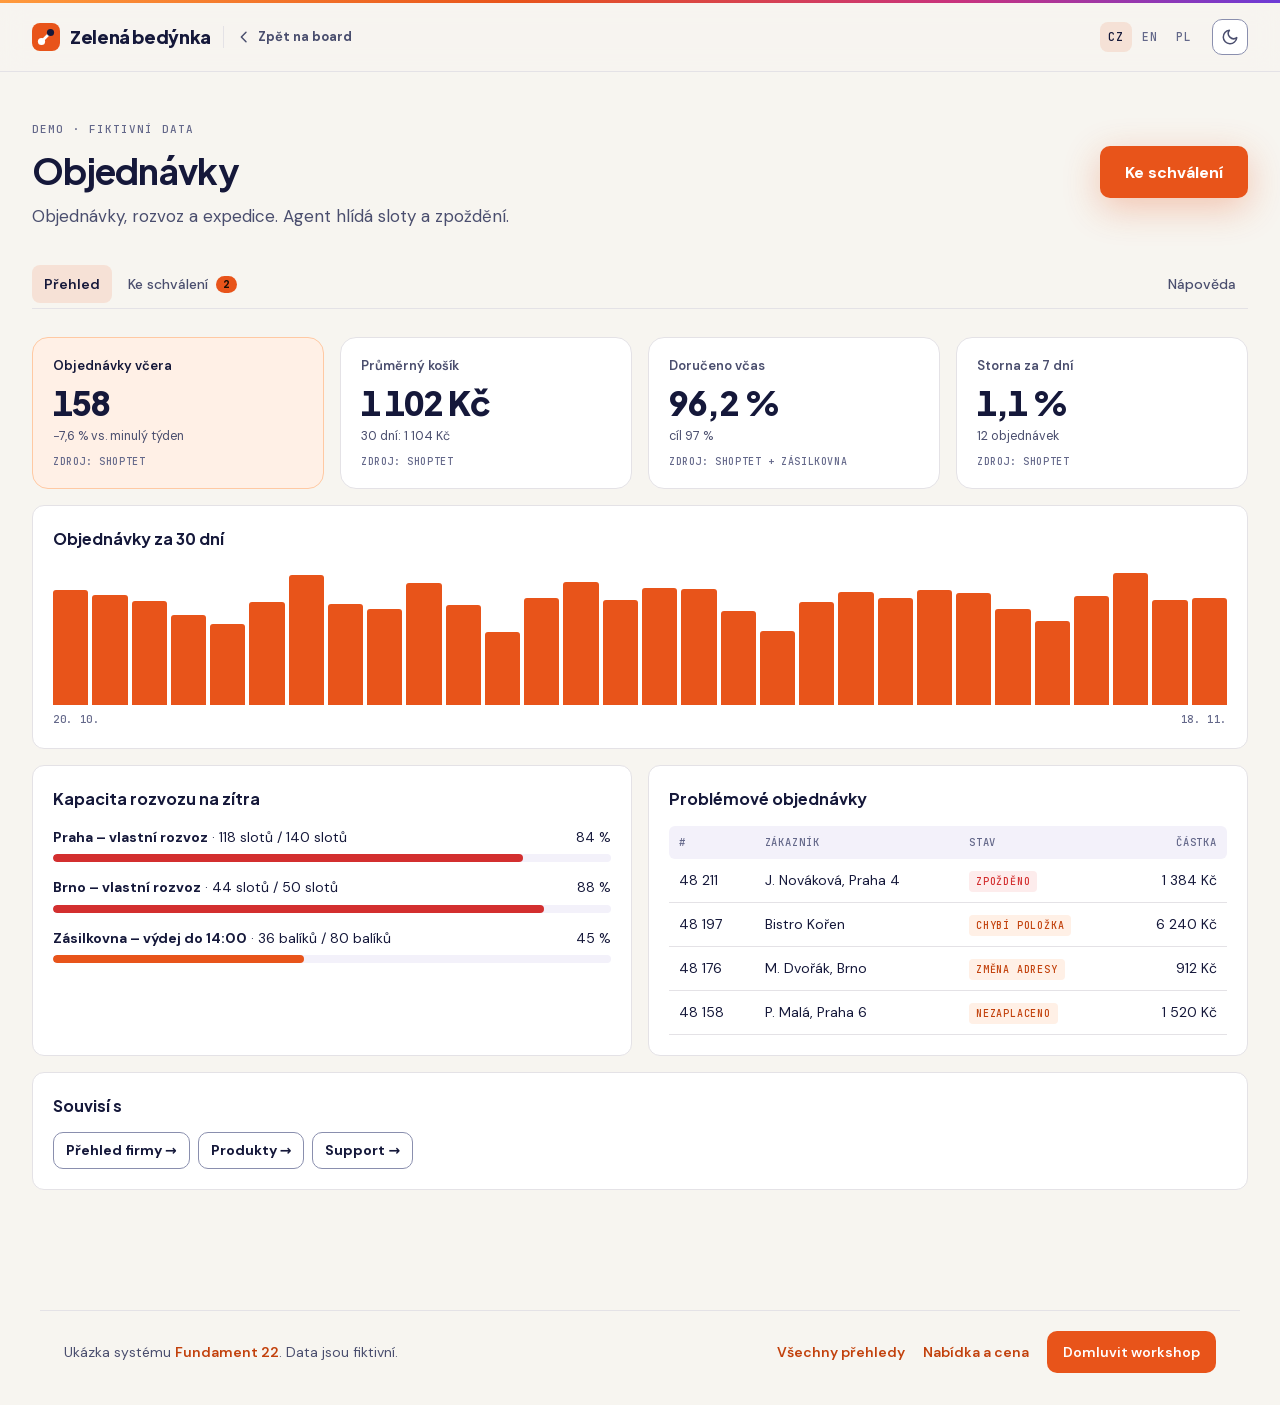
<file: demo/objednavky/index.html>
<!DOCTYPE html>
<html lang="cs">
<head>
<meta charset="utf-8">
<meta name="viewport" content="width=device-width,initial-scale=1">
<title>Objednávky — ukázkový přehled e-shopu | Fundament 22</title>
<meta name="description" content="Objednávky, rozvoz a expedice. Agent hlídá sloty a zpoždění. Ukázka s fiktivními daty e-shopu Zelená bedýnka: přehled, který čtou lidé i AI agenti, s frontou návrhů ke schválení.">
<meta name="robots" content="noindex, nofollow">
<link rel="canonical" href="https://adamku8.github.io/fundament22/demo/objednavky/">
<meta property="og:type" content="website">
<meta property="og:locale" content="cs_CZ">
<meta property="og:site_name" content="Fundament 22">
<meta property="og:title" content="Objednávky — ukázkový přehled e-shopu | Fundament 22">
<meta property="og:description" content="Objednávky, rozvoz a expedice. Agent hlídá sloty a zpoždění. Ukázka s fiktivními daty e-shopu Zelená bedýnka: přehled, který čtou lidé i AI agenti, s frontou návrhů ke schválení.">
<meta property="og:url" content="https://adamku8.github.io/fundament22/demo/objednavky/">
<meta property="og:image" content="https://adamku8.github.io/fundament22/assets/og-demo.png">
<meta property="og:image:width" content="1200">
<meta property="og:image:height" content="630">
<meta name="twitter:card" content="summary_large_image">
<link rel="icon" href="../../assets/favicon.svg" type="image/svg+xml">
<link rel="apple-touch-icon" href="../../assets/apple-touch-icon.png">
<link rel="stylesheet" href="../../assets/fonts.css">
<script type="application/ld+json">{"@context": "https://schema.org", "@graph": [{"@type": "WebPage", "name": "Objednávky — ukázkový přehled e-shopu | Fundament 22", "description": "Objednávky, rozvoz a expedice. Agent hlídá sloty a zpoždění. Ukázka s fiktivními daty e-shopu Zelená bedýnka: přehled, který čtou lidé i AI agenti, s frontou návrhů ke schválení.", "url": "https://adamku8.github.io/fundament22/demo/objednavky/", "inLanguage": "cs", "isPartOf": {"@type": "WebSite", "name": "Fundament 22", "url": "https://adamku8.github.io/fundament22/"}}, {"@type": "BreadcrumbList", "itemListElement": [{"@type": "ListItem", "position": 1, "name": "Fundament 22", "item": "https://adamku8.github.io/fundament22/"}, {"@type": "ListItem", "position": 2, "name": "Demo", "item": "https://adamku8.github.io/fundament22/demo/"}, {"@type": "ListItem", "position": 3, "name": "Objednávky", "item": "https://adamku8.github.io/fundament22/demo/objednavky/"}]}]}</script>
<script>(function(){try{var t=localStorage.getItem("board-theme");
if(t!=="light"&&t!=="dark")t=matchMedia("(prefers-color-scheme: dark)").matches?"dark":"light";
document.documentElement.dataset.theme=t;}catch(e){}})();</script>
<style>
:root{--font:"DM Sans",system-ui,-apple-system,sans-serif;--font-display:"Plus Jakarta Sans","DM Sans",system-ui,sans-serif;--font-mono:"JetBrains Mono",ui-monospace,monospace;
  --bg:#f7f5f0;--surface:#fff;--surface-2:#f3f1fa;--ink:#15183a;--ink-2:#4a4e6e;--ink-3:#64688a;--line:#e4e2e6;--field-line:#8a8fae;--link:#c2410c;--accent:#e8541a;--accent-hover:#c2410c;--accent-ink:#fff;--accent-soft:#fff0e6;--accent-line:#ffc9a3;--accent-tint:#e8541a1f;--violet-soft:#efeafd;--success-soft:#e6f8f0;--blue-soft:#e8f0fe;--magenta-soft:#fbe9f2;--tile-shadow:0 18px 50px rgba(21,24,58,.10);--hover:#15183a0f;--count-ink:#1a0e05;--inverse:#15183a;--on-inverse:#fff;--magenta:#c8327e;--violet:#6d3bd6;--blue:#2f7bf0;--success:#127552;--danger:#d32f2f;--danger-ink:#fff;--danger-bg:#fdecec;--soft:#fff0e6;--seg-shadow:0 1px 3px rgba(21,24,58,.14);--cta-shadow:0 10px 36px rgba(232,84,26,.3);--modal-shadow:0 30px 80px rgba(21,24,58,.2);color-scheme:light;--r-btn:10px}
@media (prefers-color-scheme:dark){:root:not([data-theme="light"]){--bg:#10143a;--surface:#15183a;--surface-2:#232646;--ink:#f3f1fa;--ink-2:#c9cce6;--ink-3:#8e93ba;--line:#313452;--field-line:#6b6f9a;--link:#ffb25c;--accent:#ff6a2a;--accent-hover:#ff9a3d;--accent-ink:#1a0e05;--accent-soft:#3a2d3a;--accent-line:#6b3b2c;--accent-tint:#ff7a2f24;--violet-soft:#2a2556;--success-soft:#173a3a;--blue-soft:#1d2a55;--magenta-soft:#3a1c34;--tile-shadow:0 18px 50px rgba(0,0,0,.35);--hover:#ffffff0f;--count-ink:#1a0e05;--inverse:#f3f1fa;--on-inverse:#15183a;--magenta:#e0407e;--violet:#a98bfa;--blue:#659df2;--success:#3ddc97;--danger:#f87171;--danger-ink:#15183a;--danger-bg:#3a1c2a;--soft:#3a2d3a;--seg-shadow:0 1px 3px #0007;--cta-shadow:0 10px 40px rgba(255,106,42,.35);--modal-shadow:0 30px 80px #0008;color-scheme:dark}}
:root[data-theme="dark"]{--bg:#10143a;--surface:#15183a;--surface-2:#232646;--ink:#f3f1fa;--ink-2:#c9cce6;--ink-3:#8e93ba;--line:#313452;--field-line:#6b6f9a;--link:#ffb25c;--accent:#ff6a2a;--accent-hover:#ff9a3d;--accent-ink:#1a0e05;--accent-soft:#3a2d3a;--accent-line:#6b3b2c;--accent-tint:#ff7a2f24;--violet-soft:#2a2556;--success-soft:#173a3a;--blue-soft:#1d2a55;--magenta-soft:#3a1c34;--tile-shadow:0 18px 50px rgba(0,0,0,.35);--hover:#ffffff0f;--count-ink:#1a0e05;--inverse:#f3f1fa;--on-inverse:#15183a;--magenta:#e0407e;--violet:#a98bfa;--blue:#659df2;--success:#3ddc97;--danger:#f87171;--danger-ink:#15183a;--danger-bg:#3a1c2a;--soft:#3a2d3a;--seg-shadow:0 1px 3px #0007;--cta-shadow:0 10px 40px rgba(255,106,42,.35);--modal-shadow:0 30px 80px #0008;color-scheme:dark}
*,*::before,*::after{box-sizing:border-box}
body{margin:0;background:var(--bg);color:var(--ink);font:15px/1.6 var(--font);font-variant-numeric:tabular-nums;-webkit-font-smoothing:antialiased}
button,input,select{font:inherit;color:inherit}button{cursor:pointer}
:focus-visible{outline:2px solid var(--link);outline-offset:2px}[hidden]{display:none!important}
/* HLAVIČKA (neměnit) – značkový proužek, logo AI Firma, Zpět, CZ/EN/PL, režim */
.top{position:sticky;top:0;z-index:20;background:color-mix(in srgb,var(--bg) 82%,transparent);-webkit-backdrop-filter:blur(14px);backdrop-filter:blur(14px);border-bottom:1px solid var(--line)}
.strip{height:3px;background:linear-gradient(90deg,#ff9a3d,var(--accent) 40%,var(--magenta) 75%,var(--violet))}
.logo-word{font-family:var(--font-display);font-weight:800;font-size:18px;letter-spacing:-.02em;margin-left:10px;white-space:nowrap}
.mark-a{fill:var(--accent)}.mark-b{fill:var(--inverse)}.mark-c{fill:var(--surface)}
.top-in{max-width:1440px;margin:0 auto;padding:10px 32px;display:flex;align-items:center;gap:12px;min-height:68px;flex-wrap:wrap}
.logo{display:flex;align-items:center;flex:none;color:var(--ink)}.logo svg{height:28px;width:28px;display:block}
.sep{width:1px;height:22px;background:var(--line);flex:none}
.back{display:inline-flex;align-items:center;gap:6px;color:var(--ink-2);text-decoration:none;font-size:13px;font-weight:700;white-space:nowrap}
.back:hover{color:var(--link)}.back svg{width:16px;height:16px}
.spacer{flex:1}
.lang-seg{display:flex;gap:2px}
.lang-seg button{border:none;background:transparent;font-family:var(--font-mono);font-size:11.5px;font-weight:500;letter-spacing:.08em;color:var(--ink-3);padding:6px 8px;border-radius:8px}
.lang-seg button:hover{background:var(--hover);color:var(--ink)}
.lang-seg button[aria-pressed="true"]{background:var(--accent-tint);color:var(--ink)}
.icon-btn{width:36px;height:36px;display:grid;place-items:center;border-radius:var(--r-btn);border:1px solid var(--field-line);background:var(--surface);color:var(--ink-2);flex:none}
.icon-btn:hover{color:var(--ink);border-color:var(--ink-2)}.icon-btn svg{width:18px;height:18px}
/* TITULEK + CTA */
.wrap{max-width:1440px;margin:0 auto;padding:0 32px 64px}
.head{display:flex;align-items:center;justify-content:space-between;gap:24px;flex-wrap:wrap;padding:44px 0 32px}
.titles{min-width:0;flex:1 1 420px}
h1{font-family:var(--font-display);font-size:36px;line-height:1.22;font-weight:700;letter-spacing:-.02em;margin:0}
.subtitle{margin:10px 0 0;font-size:17px;line-height:1.55;color:var(--ink-2)}
.ctas{display:flex;gap:12px;flex-wrap:wrap;align-items:center}
.btn{display:inline-flex;align-items:center;justify-content:center;gap:8px;border-radius:var(--r-btn);border:1px solid transparent;font-weight:700;font-size:15px;padding:10px 18px;min-height:44px;background:none;transition:background-color .15s}
.btn svg{width:18px;height:18px;flex:none}
.btn.sm{min-height:36px;padding:6px 12px;font-size:14px}.btn.lg{min-height:52px;padding:12px 24px;font-size:16px}
.btn.primary{background:var(--accent);color:var(--accent-ink)}.btn.primary.lg{box-shadow:var(--cta-shadow)}.btn.primary:hover{background:var(--accent-hover)}
.btn.secondary{background:var(--inverse);color:var(--on-inverse)}.btn.secondary:hover{opacity:.88}
.btn.outline{border-color:var(--field-line);color:var(--ink);background:var(--surface)}.btn.outline:hover{background:var(--surface-2)}
.btn.ghost{color:var(--ink-2)}.btn.ghost:hover{background:var(--surface-2);color:var(--ink)}
.btn.danger{background:var(--danger);color:var(--danger-ink)}.btn:disabled{opacity:.5;cursor:not-allowed}
/* MENU – lišta odkazů na vlasové lince, 48 px, položky vlevo, .nav-right doprava, aktivní = oranžový nádech */
.nav{display:flex;width:100%;height:48px;align-items:center;justify-content:flex-start;gap:4px;margin-bottom:28px;border-bottom:1px solid var(--line);overflow-x:auto}
.nav button{display:inline-flex;align-items:center;gap:8px;height:38px;padding:0 12px;border:none;background:transparent;font-size:14px;font-weight:500;color:var(--ink-2);border-radius:8px;white-space:nowrap;transition:background-color .15s,color .15s}
.nav button:hover{background:var(--hover);color:var(--ink)}
.nav button[aria-current="page"]{background:var(--accent-tint);color:var(--ink);font-weight:600}
.nav .nav-right{margin-left:auto}
.count{font-size:11px;font-weight:700;line-height:1.5;background:var(--accent);color:var(--count-ink);border-radius:999px;padding:0 7px;min-width:20px;text-align:center}
/* KARTY, KPI, TABULKY */
.card{background:var(--surface);border:1px solid var(--line);border-radius:12px;padding:20px;margin-bottom:16px}
.card h2{font-family:var(--font-display);font-size:16px;font-weight:700;margin:0 0 14px}
.kpis{display:grid;grid-template-columns:repeat(auto-fit,minmax(190px,1fr));gap:16px;margin-bottom:16px}
.kpi{background:var(--surface);border:1px solid var(--line);border-radius:16px;padding:18px 20px}
.kpi.accent{background:var(--accent-soft);border-color:var(--accent-line)}
.kpi-l{font-size:13px;font-weight:600;color:var(--ink-2)}.kpi.accent .kpi-l{color:var(--ink)}
.kpi-v{font-family:var(--font-display);font-size:34px;line-height:1.15;font-weight:800;letter-spacing:-.03em;margin:6px 0 4px}
.kpi-s{font-size:12.5px;color:var(--ink-2)}
.tbl-wrap{overflow-x:auto}
table{border-collapse:collapse;width:100%;font-size:14px}
th{text-align:left;font-family:var(--font-mono);font-weight:500;letter-spacing:.08em;text-transform:uppercase;color:var(--ink-3);font-size:10.5px;padding:8px 10px;background:var(--surface-2);white-space:nowrap}
th:first-child{border-radius:6px 0 0 6px}th:last-child{border-radius:0 6px 6px 0}
td{padding:10px;border-bottom:1px solid var(--line)}td.num,th.num{text-align:right;white-space:nowrap}
.muted{color:var(--ink-2)}
.meter{margin-bottom:14px}.meter-h{display:flex;justify-content:space-between;font-size:14px;margin-bottom:6px}
.meter-h b{font-weight:700}.track{height:8px;background:var(--surface-2);border-radius:4px;overflow:hidden}
.fill{height:100%;border-radius:4px;background:var(--accent)}.fill.warn{background:var(--danger)}
.bars{display:flex;align-items:flex-end;gap:4px;height:140px;padding-top:8px}
.bars div{flex:1;background:var(--accent);border-radius:3px 3px 0 0;min-height:2px}
/* NASTAVENÍ – svislý seznam jako postranní panel chatu: mono nadpisy skupin, aktivní řádek s oranžovým nádechem */
.settings{display:grid;grid-template-columns:232px minmax(0,1fr);gap:24px;align-items:start}
.smenu{position:sticky;top:84px;display:flex;flex-direction:column;gap:4px;padding-right:16px;border-right:1px solid var(--line)}
.smenu-sec{display:flex;flex-direction:column;gap:2px}.smenu-sec+.smenu-sec{margin-top:12px}
.smenu-h{font-family:var(--font-mono);font-size:11px;font-weight:500;letter-spacing:.1em;text-transform:uppercase;color:var(--ink-3);padding:0 10px 8px}
.smenu button{display:flex;align-items:center;justify-content:space-between;gap:8px;width:100%;text-align:left;border:0;background:none;padding:8px 10px;border-radius:8px;font-size:14px;font-weight:500;color:var(--ink-2);transition:background-color .15s,color .15s}
.smenu button:hover{background:var(--hover);color:var(--ink)}
.smenu button[aria-current="page"]{background:var(--accent-tint);color:var(--ink);font-weight:600}
.toast{position:fixed;left:50%;bottom:20px;transform:translateX(-50%);background:var(--inverse);color:var(--on-inverse);box-shadow:var(--modal-shadow);padding:12px 18px;border-radius:var(--r-btn);font-size:14px;font-weight:500;z-index:60;max-width:90vw}
@media (max-width:900px){.top-in,.wrap{padding-left:16px;padding-right:16px}}
@media (max-width:760px){.settings{grid-template-columns:1fr}.smenu{position:static;flex-direction:row;flex-wrap:wrap;gap:8px;padding:0 0 12px;border-right:0;border-bottom:1px solid var(--line)}.smenu-sec{flex-direction:row;flex-wrap:wrap}.smenu-sec+.smenu-sec{margin-top:0}.smenu-h{display:none}.smenu button{width:auto}}
@media (max-width:640px){h1{font-size:28px}.ctas{width:100%}.ctas .btn{flex:1}}
@media (prefers-reduced-motion:reduce){*{transition:none!important;animation:none!important}}

.badge{font-family:var(--font-mono);font-size:10px;font-weight:500;letter-spacing:.08em;text-transform:uppercase;padding:3px 7px;border-radius:4px;background:var(--surface-2);color:var(--ink-2);white-space:nowrap;display:inline-block;line-height:1.5}
.eyebrow{display:inline-block;font-family:var(--font-mono);font-size:11px;font-weight:500;letter-spacing:.1em;text-transform:uppercase;color:var(--ink-3);margin-bottom:10px}
.cols{display:grid;grid-template-columns:repeat(auto-fit,minmax(380px,1fr));gap:16px;margin-bottom:0}
.cols>.card{margin-bottom:16px}
.badge.ok{background:var(--success-soft);color:var(--success)}.badge.warn{background:var(--accent-soft);color:var(--link)}.badge.bad{background:var(--danger-bg);color:var(--danger)}
.axis{display:flex;justify-content:space-between;font-family:var(--font-mono);font-size:10.5px;letter-spacing:.06em;color:var(--ink-3);margin-top:6px}
.alist{display:flex;flex-direction:column}.arow{display:flex;gap:12px;align-items:flex-start;padding:12px 0;border-bottom:1px solid var(--line)}.arow:last-child{border-bottom:0}
.arow .txt{flex:1;font-size:14px}.arow a{color:var(--link);font-size:13px;font-weight:600;text-decoration:none;white-space:nowrap}.arow a:hover{text-decoration:underline}
.appr{display:flex;gap:16px;align-items:center;flex-wrap:wrap;padding:16px 0;border-bottom:1px solid var(--line)}.appr:last-child{border-bottom:0}
.appr .body{flex:1 1 320px;min-width:0}.appr .txt{font-size:15px;margin:6px 0 2px}.appr .src{font-size:12.5px;color:var(--ink-3)}.appr .acts{display:flex;gap:8px}
.appr.done .txt{color:var(--ink-2)}.appr.done .acts{display:none}.appr .res{font-size:13px;color:var(--success);margin-top:6px}
.kpi-src{font-family:var(--font-mono);font-size:10px;font-weight:500;letter-spacing:.06em;text-transform:uppercase;color:var(--ink-3);margin-top:8px}
.card>.kpis{margin-bottom:0}.card>.note{margin:14px 0 0;font-size:13px;color:var(--ink-2)}
.tl{display:flex;flex-direction:column}.tl-row{display:grid;grid-template-columns:56px 170px minmax(0,1fr) auto;gap:12px;align-items:baseline;padding:11px 0;border-bottom:1px solid var(--line)}.tl-row:last-child{border-bottom:0}
.tl-time{font-family:var(--font-mono);font-size:12px;color:var(--ink-3)}.tl-txt{font-size:14px}.tl-src{font-family:var(--font-mono);font-size:10px;letter-spacing:.06em;text-transform:uppercase;color:var(--ink-3);white-space:nowrap}
@media (max-width:760px){.tl-row{grid-template-columns:56px minmax(0,1fr)}.tl-txt,.tl-src{grid-column:2}}
.lnk{color:var(--link);text-decoration:none;font-weight:600}.lnk:hover{text-decoration:underline}
.rel{display:flex;gap:8px;flex-wrap:wrap}.rel a.btn{text-decoration:none}
.text p{margin:0 0 10px;font-size:15px;max-width:72ch}.text p:last-child{margin:0}
@media (max-width:640px){.cols{grid-template-columns:1fr}}

/* --- web Fundament 22: úpravy proti verzi v Claude --- */
#nav button[data-view="settings"],#nav button[data-view="favs"]{display:none}
.f22-bar{margin:40px auto 0;max-width:1200px;padding:20px 24px 32px;display:flex;flex-wrap:wrap;gap:12px 20px;align-items:center;justify-content:space-between;border-top:1px solid var(--line);font-size:14px;color:var(--ink-2)}
.f22-bar a{color:var(--link);font-weight:600;text-decoration:none}.f22-bar a:hover{text-decoration:underline}
.f22-bar .f22-cta{background:var(--accent);color:var(--accent-ink);padding:10px 16px;border-radius:10px}
.f22-bar nav{display:flex;flex-wrap:wrap;gap:8px 18px;align-items:center}
</style>

</head>
<body>
<header class="top"><div class="strip"></div><div class="top-in">
  <span class="logo" role="img" aria-label="Zelená bedýnka"><svg viewBox="0 0 28 28" aria-hidden="true"><rect class="mark-a" width="28" height="28" rx="8"/><path d="M9.5 18.5L18.5 9.5" stroke="var(--surface)" stroke-width="2.6" stroke-linecap="round"/><circle class="mark-c" cx="9.5" cy="18.5" r="3.6"/><circle class="mark-b" cx="18.5" cy="9.5" r="3.6"/></svg><span class="logo-word">Zelená bedýnka</span></span>
  <span class="sep"></span>
  <a class="back" href="https://adamku8.github.io/fundament22/demo/" target="_top" rel="noopener">
    <svg viewBox="0 0 24 24" fill="none" stroke="currentColor" stroke-width="2.2" stroke-linecap="round" stroke-linejoin="round"><path d="M15 5l-7 7 7 7"/></svg>
    <span data-t="Zpět na board">Zpět na board</span></a>
  <span class="spacer"></span>
  <div class="lang-seg" id="lang" role="group" aria-label="Jazyk">
    <button type="button" data-lang="cs">CZ</button><button type="button" data-lang="en">EN</button><button type="button" data-lang="pl">PL</button></div>
  <button class="icon-btn" id="theme" type="button"></button>
</div></header>

<div class="wrap">
  <div class="head">
    <div class="titles"><span class="eyebrow" data-t="DEMO · FIKTIVNÍ DATA">DEMO · FIKTIVNÍ DATA</span>
    <h1 data-t="Objednávky">Objednávky</h1>
      <p class="subtitle" data-t="Objednávky, rozvoz a expedice. Agent hlídá sloty a zpoždění.">Objednávky, rozvoz a expedice. Agent hlídá sloty a zpoždění.</p></div>
    <div class="ctas"><!-- hlavní CTA, max 2; vynech celý div, pokud nejsou -->
      <button class="btn primary lg" id="ctaMain" type="button"><span data-t="Ke schválení">Ke schválení</span></button>
    </div>
  </div>
  <nav class="nav" id="nav" aria-label="Sekce">
    <button data-view="home" aria-current="page" data-t="Přehled">Přehled</button>
    <button data-view="approvals"><span data-t="Ke schválení">Ke schválení</span><span class="count" id="apCount"></span></button>
    <button data-view="settings" data-t="Nastavení">Nastavení</button>
    <button data-view="help" class="nav-right" data-t="Nápověda">Nápověda</button>
  </nav>
  <main id="view"><div class="kpis"><div class="kpi accent"><div class="kpi-l">Objednávky včera</div><div class="kpi-v">158</div><div class="kpi-s">−7,6&nbsp;% vs. minulý týden</div><div class="kpi-src">zdroj: Shoptet</div></div><div class="kpi"><div class="kpi-l">Průměrný košík</div><div class="kpi-v">1&nbsp;102&nbsp;Kč</div><div class="kpi-s">30 dní: 1 104 Kč</div><div class="kpi-src">zdroj: Shoptet</div></div><div class="kpi"><div class="kpi-l">Doručeno včas</div><div class="kpi-v">96,2&nbsp;%</div><div class="kpi-s">cíl 97 %</div><div class="kpi-src">zdroj: Shoptet + Zásilkovna</div></div><div class="kpi"><div class="kpi-l">Storna za 7 dní</div><div class="kpi-v">1,1&nbsp;%</div><div class="kpi-s">12 objednávek</div><div class="kpi-src">zdroj: Shoptet</div></div></div><div class="card"><h2>Objednávky za 30 dní</h2><div class="bars"><div title="20. 10.: 171" style="height: 87.6923%;"></div><div title="21. 10.: 163" style="height: 83.5897%;"></div><div title="22. 10.: 154" style="height: 78.9744%;"></div><div title="23. 10.: 133" style="height: 68.2051%;"></div><div title="24. 10.: 120" style="height: 61.5385%;"></div><div title="25. 10.: 153" style="height: 78.4615%;"></div><div title="26. 10.: 193" style="height: 98.9744%;"></div><div title="27. 10.: 150" style="height: 76.9231%;"></div><div title="28. 10.: 143" style="height: 73.3333%;"></div><div title="29. 10.: 181" style="height: 92.8205%;"></div><div title="30. 10.: 148" style="height: 75.8974%;"></div><div title="31. 10.: 108" style="height: 55.3846%;"></div><div title="1. 11.: 158" style="height: 81.0256%;"></div><div title="2. 11.: 182" style="height: 93.3333%;"></div><div title="3. 11.: 155" style="height: 79.4872%;"></div><div title="4. 11.: 173" style="height: 88.7179%;"></div><div title="5. 11.: 172" style="height: 88.2051%;"></div><div title="6. 11.: 139" style="height: 71.2821%;"></div><div title="7. 11.: 110" style="height: 56.4103%;"></div><div title="8. 11.: 153" style="height: 78.4615%;"></div><div title="9. 11.: 167" style="height: 85.641%;"></div><div title="10. 11.: 158" style="height: 81.0256%;"></div><div title="11. 11.: 171" style="height: 87.6923%;"></div><div title="12. 11.: 166" style="height: 85.1282%;"></div><div title="13. 11.: 143" style="height: 73.3333%;"></div><div title="14. 11.: 125" style="height: 64.1026%;"></div><div title="15. 11.: 162" style="height: 83.0769%;"></div><div title="16. 11.: 195" style="height: 100%;"></div><div title="17. 11.: 155" style="height: 79.4872%;"></div><div title="18. 11.: 158" style="height: 81.0256%;"></div></div><div class="axis"><span>20. 10.</span><span>18. 11.</span></div></div><div class="cols"><div class="card"><h2>Kapacita rozvozu na zítra</h2><div class="meter"><div class="meter-h"><span><b>Praha – vlastní rozvoz</b> · 118 slotů / 140 slotů</span><span>84 %</span></div><div class="track"><div class="fill warn" style="width: 84.2857%;"></div></div></div><div class="meter"><div class="meter-h"><span><b>Brno – vlastní rozvoz</b> · 44 slotů / 50 slotů</span><span>88 %</span></div><div class="track"><div class="fill warn" style="width: 88%;"></div></div></div><div class="meter"><div class="meter-h"><span><b>Zásilkovna – výdej do 14:00</b> · 36 balíků / 80 balíků</span><span>45 %</span></div><div class="track"><div class="fill" style="width: 45%;"></div></div></div></div><div class="card"><h2>Problémové objednávky</h2><div class="tbl-wrap"><table><thead><tr><th>#</th><th>Zákazník</th><th>Stav</th><th class="num">Částka</th></tr></thead><tbody><tr><td>48 211</td><td>J. Nováková, Praha 4</td><td><span class="badge bad">ZPOŽDĚNO</span></td><td class="num">1&nbsp;384&nbsp;Kč</td></tr><tr><td>48 197</td><td>Bistro Kořen</td><td><span class="badge warn">CHYBÍ POLOŽKA</span></td><td class="num">6&nbsp;240&nbsp;Kč</td></tr><tr><td>48 176</td><td>M. Dvořák, Brno</td><td><span class="badge warn">ZMĚNA ADRESY</span></td><td class="num">912&nbsp;Kč</td></tr><tr><td>48 158</td><td>P. Malá, Praha 6</td><td><span class="badge warn">NEZAPLACENO</span></td><td class="num">1&nbsp;520&nbsp;Kč</td></tr></tbody></table></div></div></div><div class="card"><h2>Souvisí s</h2><div class="rel"><a class="btn outline sm" href="https://adamku8.github.io/fundament22/demo/prehled-firmy/" target="_top" rel="noopener">Přehled firmy →</a><a class="btn outline sm" href="https://adamku8.github.io/fundament22/demo/produkty/" target="_top" rel="noopener">Produkty →</a><a class="btn outline sm" href="https://adamku8.github.io/fundament22/demo/support/" target="_top" rel="noopener">Support →</a></div></div></main>
</div>

<footer class="f22-bar"><span>Ukázka systému <a href="../../">Fundament 22</a>. Data jsou fiktivní.</span><nav aria-label="Fundament 22"><a href="../">Všechny přehledy</a><a href="../../#cena">Nabídka a cena</a><a class="f22-cta" href="https://calendar.app.google/v39ka3uchSRSSG2AA" rel="noopener">Domluvit workshop</a></nav></footer>
<script>
(function(){"use strict";
const $=s=>document.querySelector(s);
const el=(tag,attrs,...kids)=>{const e=document.createElement(tag);if(attrs)for(const[k,v]of Object.entries(attrs)){if(v==null||v===false)continue;if(k==='class')e.className=v;else if(k==='text')e.textContent=v;else if(k==='style')e.style.cssText=v;else if(k.startsWith('on'))e.addEventListener(k.slice(2),v);else e.setAttribute(k,v===true?'':v)}for(const c of kids.flat()){if(c==null||c===false)continue;e.append(c.nodeType?c:document.createTextNode(String(c)))}return e};

/* ---------- i18n: klíč = český text, hodnota = [EN, PL] ---------- */
const LANGS=['cs','en','pl'];
let LANG=(()=>{try{const l=localStorage.getItem('board-lang');return LANGS.includes(l)?l:'cs'}catch(e){return 'cs'}})();
const D={
 'Zpět na board':['Back to board','Powrót do tablicy'],'Přehled':['Overview','Przegląd'],'Nastavení':['Settings','Ustawienia'],'Nápověda':['Help','Pomoc'],
 'Přepnout na světlý režim':['Switch to light mode','Przełącz na tryb jasny'],'Přepnout na tmavý režim':['Switch to dark mode','Przełącz na tryb ciemny'],
 'Statistiky':['Statistics','Statystyki'],'Návštěvnost':['Traffic','Odwiedziny'],'Využití databáze a úložiště':['Database & storage usage','Wykorzystanie bazy i magazynu'],
 'Návštěv za 30 dní':['Visits in 30 days','Wizyty w 30 dni'],'Unikátních uživatelů':['Unique users','Unikalni użytkownicy'],'Dnes':['Today','Dziś'],
 'Návštěvy po dnech':['Visits per day','Wizyty dziennie'],'Nejaktivnější uživatelé':['Most active users','Najaktywniejsi użytkownicy'],'Uživatel':['User','Użytkownik'],'Návštěv':['Visits','Wizyt'],'Naposledy':['Last seen','Ostatnio'],
 'Databáze':['Database','Baza danych'],'dokumentů':['documents','dokumentów'],'Úložiště souborů':['File storage','Magazyn plików'],'souborů':['files','plików'],
 'Statistiky vidí jen admini.':['Only admins can see statistics.','Statystyki widzą tylko administratorzy.'],'Žádná data.':['No data.','Brak danych.'],'Načítám…':['Loading…','Wczytywanie…'],
 'Úložiště je plné.':['Storage is full.','Magazyn jest pełny.'],'Neznámý':['Unknown','Nieznany'],
 "Ke schválení":["For approval", "Do zatwierdzenia"],
 "Schválit":["Approve", "Zatwierdź"],
 "Upravit":["Edit", "Edytuj"],
 "Schváleno":["Approved", "Zatwierdzono"],
 "Demo: ve skutečném provozu se schválení propíše do Slacku a do mozku firmy.":["Demo: in real use, the approval goes to Slack and the company brain.", "Demo: w realnym użyciu zatwierdzenie trafi do Slacka i do mózgu firmy."],
 "Demo: tady byste návrh upravili v chatu s Claude.":["Demo: you would edit the proposal in a Claude chat.", "Demo: tutaj edytowalibyście propozycję w czacie z Claude."],
 "Zdroj":["Source", "Źródło"],
 "Otevřít":["Open", "Otwórz"],
 "DEMO · FIKTIVNÍ DATA":["DEMO · FICTIONAL DATA", "DEMO · DANE FIKCYJNE"],
 "Všechno je vyřízené.":["All done.", "Wszystko załatwione."],
 "Data: Shoptet, Fakturoid, Pipedrive, Freshdesk, Ecomail, Google Ads, Meta, Slack. Stav k 18. 11. 2026.":["Data: Shoptet, Fakturoid, Pipedrive, Freshdesk, Ecomail, Google Ads, Meta, Slack. As of 18 Nov 2026.", "Dane: Shoptet, Fakturoid, Pipedrive, Freshdesk, Ecomail, Google Ads, Meta, Slack. Stan na 18.11.2026."],
 "Jak to funguje":["How it works", "Jak to działa"],
 "Agenti každé ráno načtou data z napojených nástrojů, zapíšou je do firemního mozku a připraví návrhy. Člověk je schválí – tady, ve Slacku nebo v chatu s Claude.":["Every morning the agents read data from connected tools, write it into the company brain and prepare proposals. A person approves them – here, in Slack or in a Claude chat.", "Każdego ranka agenci czytają dane z podłączonych narzędzi, zapisują je w mózgu firmy i przygotowują propozycje. Człowiek je zatwierdza – tutaj, na Slacku lub w czacie z Claude."],
 "Tohle je demo s fiktivními daty e-shopu Zelená bedýnka. Stejný systém provozujeme u sebe a nasadíme ho i u vás.":["This is a demo with fictional data of the Zelená bedýnka e-shop. We run the same system ourselves and can deploy it for you.", "To demo z fikcyjnymi danymi e-sklepu Zelená bedýnka. Ten sam system prowadzimy u siebie i wdrożymy go u was."],
 "Omezení":["Limitations", "Ograniczenia"],
 "Kapacita databáze je odhad. Návštěvnost zachytí jen úroveň Contributor a výš. Statistiky vidí jen admini. Plné úložiště se hlásí „Úložiště je plné.“":["Database capacity is an estimate. Traffic only captures Contributor level and up. Only admins see statistics. A full storage reports “Storage is full.”", "Pojemność bazy to szacunek. Ruch rejestruje tylko poziom Contributor i wyżej. Statystyki widzą tylko administratorzy. Pełny magazyn zgłasza „Magazyn jest pełny.”"],
 "Souvisí s":["Related", "Powiązane"],
 "Zapsáno do mozku → rozhodnuti.md":["Written to the brain → rozhodnuti.md", "Zapisano w mózgu → rozhodnuti.md"],
 "Oznámeno ve Slacku v":["Announced in Slack in", "Ogłoszono na Slacku w"],
 "Další krok provede agent v nástroji":["The agent takes the next step in", "Kolejny krok agent wykona w narzędziu"],
 "zdroj":["source", "źródło"],
 "Přehled firmy":["Company overview", "Przegląd firmy"],
 "Jak je na tom firma dnes. Čísla napříč odděleními, co hoří a kde čeká schválení. Pro celý tým, každé ráno.":["How the company is doing today. Numbers across departments, what is on fire and what awaits approval. For the whole team, every morning.", "Jak firma radzi sobie dziś. Liczby ze wszystkich działów, co się pali i co czeka na zatwierdzenie. Dla całego zespołu, każdego ranka."],
 "Dnešní stav celé firmy pro celý tým: čísla, co hoří, co čeká na schválení.":["Today's state of the whole company for the whole team: numbers, fires, approvals.", "Dzisiejszy stan całej firmy dla całego zespołu: liczby, problemy, zatwierdzenia."],
 "Tržby včera":["Revenue yesterday", "Przychód wczoraj"],
 "−4,5 % vs. minulý týden":["−4.5% vs. last week", "−4,5 % vs. poprzedni tydzień"],
 "Objednávky včera":["Orders yesterday", "Zamówienia wczoraj"],
 "−7,6 % vs. minulý týden":["−7.6% vs. last week", "−7,6 % vs. poprzedni tydzień"],
 "Hrubá marže MTD":["Gross margin MTD", "Marża brutto MTD"],
 "cíl 36 %":["target 36%", "cel 36%"],
 "Otevřené tikety":["Open tickets", "Otwarte zgłoszenia"],
 "5 starších než 24 h":["5 older than 24 h", "5 starszych niż 24 h"],
 "Co hoří":["What is on fire", "Co się pali"],
 "SKLAD":["STOCK", "MAGAZYN"],
 "Avokádo Hass dojde do 1,5 dne. Nákupní agent připravil objednávku.":["Hass avocado runs out in 1.5 days. The purchasing agent prepared an order.", "Awokado Hass skończy się za 1,5 dnia. Agent zakupowy przygotował zamówienie."],
 "FINANCE":["FINANCE", "FINANSE"],
 "3 B2B faktury po splatnosti, celkem 86 400 Kč.":["3 overdue B2B invoices, 86,400 CZK in total.", "3 przeterminowane faktury B2B, razem 86 400 CZK."],
 "SUPPORT":["SUPPORT", "WSPARCIE"],
 "Rajčata cherry: 9 reklamací za 3 dny, stejný dodavatel.":["Cherry tomatoes: 9 complaints in 3 days, same supplier.", "Pomidory koktajlowe: 9 reklamacji w 3 dni, ten sam dostawca."],
 "MARKETING":["MARKETING", "MARKETING"],
 "Google Ads: cena za nového zákazníka +22 % za týden.":["Google Ads: cost per new customer +22% this week.", "Google Ads: koszt nowego klienta +22% w tygodniu."],
 "Čeká na schválení":["Awaiting approval", "Czeka na zatwierdzenie"],
 "Oblast":["Area", "Obszar"],
 "Počet":["Count", "Liczba"],
 "Co se dělo v noci":["What happened overnight", "Co działo się w nocy"],
 "Přepočítal zásoby podle včerejších prodejů. Avokádo dojde do 1,5 dne, připravil objednávku.":["Recalculated stock from yesterday's sales. Avocado runs out in 1.5 days, prepared an order.", "Przeliczył zapasy według wczorajszej sprzedaży. Awokado skończy się za 1,5 dnia, przygotował zamówienie."],
 "Kurátor mozku":["Brain curator", "Kurator mózgu"],
 "Slack → Mozek":["Slack → Brain", "Slack → Mózg"],
 "Zapsal do mozku 3 věci ze včerejška: nový ceník Farmy Sever, pravidlo pro reklamace rajčat a rozhodnutí o slotech v Brně.":["Wrote 3 things from yesterday into the brain: Farma Sever's new price list, a rule for tomato complaints and the decision on Brno slots.", "Zapisał w mózgu 3 rzeczy z wczoraj: nowy cennik Farmy Sever, zasadę reklamacji pomidorów i decyzję o slotach w Brnie."],
 "Spároval 142 plateb s fakturami. 3 faktury jsou po splatnosti, připravil upomínky.":["Matched 142 payments to invoices. 3 invoices are overdue, prepared reminders.", "Sparował 142 płatności z fakturami. 3 faktury są po terminie, przygotował upomnienia."],
 "Roztřídil 14 nových tiketů a k 9 připravil odpověď. U jednoho neví, nechal ho na člověku.":["Triaged 14 new tickets and drafted replies to 9. Unsure about one, left it to a person.", "Posortował 14 nowych zgłoszeń i do 9 przygotował odpowiedź. Jednego nie wie, zostawił człowiekowi."],
 "Porovnal včerejší výdaje a tržby. Google Ads zdražil, navrhl přesun rozpočtu.":["Compared yesterday's spend and revenue. Google Ads got pricier, proposed a budget move.", "Porównał wczorajsze wydatki i przychody. Google Ads zdrożał, zaproponował przesunięcie budżetu."],
 "Připravil ranní souhrn pro #vedeni. 19 návrhů v 7 oblastech čeká na schválení.":["Prepared the morning summary for #vedeni. 19 proposals in 7 areas await approval.", "Przygotował poranne podsumowanie dla #vedeni. 19 propozycji w 7 obszarach czeka na zatwierdzenie."],
 "Tržby za 30 dní":["Revenue, last 30 days", "Przychód, ostatnie 30 dni"],
 "Provozní agent":["Operations agent", "Agent operacyjny"],
 "Ranní souhrn odeslat do #vedeni ve Slacku.":["Send the morning summary to #vedeni in Slack.", "Wysłać poranne podsumowanie do #vedeni na Slacku."],
 "Asistent CEO":["CEO assistant", "Asystent CEO"],
 "Přesunout páteční poradu na 9:30 – kolize s dodavatelem.":["Move Friday meeting to 9:30 – clash with a supplier.", "Przesunąć piątkowe spotkanie na 9:30 – kolizja z dostawcą."],
 "Objednávky":["Orders", "Zamówienia"],
 "Objednávky, rozvoz a expedice. Agent hlídá sloty a zpoždění.":["Orders, delivery and dispatch. The agent watches slots and delays.", "Zamówienia, dostawy i wysyłka. Agent pilnuje slotów i opóźnień."],
 "Objednávky po dnech, kapacita rozvozu, zpoždění.":["Orders per day, delivery capacity, delays.", "Zamówienia dziennie, pojemność dostaw, opóźnienia."],
 "Průměrný košík":["Average basket", "Średni koszyk"],
 "30 dní: 1 104 Kč":["30 days: 1,104 CZK", "30 dni: 1 104 CZK"],
 "Doručeno včas":["Delivered on time", "Dostarczono na czas"],
 "cíl 97 %":["target 97%", "cel 97%"],
 "Storna za 7 dní":["Cancellations, 7 days", "Anulacje, 7 dni"],
 "12 objednávek":["12 orders", "12 zamówień"],
 "Objednávky za 30 dní":["Orders, last 30 days", "Zamówienia, ostatnie 30 dni"],
 "Kapacita rozvozu na zítra":["Delivery capacity tomorrow", "Pojemność dostaw na jutro"],
 "Praha – vlastní rozvoz":["Prague – own delivery", "Praga – własne dostawy"],
 "slotů":["slots", "slotów"],
 "Brno – vlastní rozvoz":["Brno – own delivery", "Brno – własne dostawy"],
 "Zásilkovna – výdej do 14:00":["Packeta – handover by 14:00", "Packeta – nadanie do 14:00"],
 "balíků":["parcels", "paczek"],
 "Problémové objednávky":["Problem orders", "Problematyczne zamówienia"],
 "Zákazník":["Customer", "Klient"],
 "Stav":["Status", "Status"],
 "Částka":["Amount", "Kwota"],
 "ZPOŽDĚNO":["DELAYED", "OPÓŹNIONE"],
 "CHYBÍ POLOŽKA":["MISSING ITEM", "BRAK POZYCJI"],
 "ZMĚNA ADRESY":["ADDRESS CHANGE", "ZMIANA ADRESU"],
 "NEZAPLACENO":["UNPAID", "NIEOPŁACONE"],
 "Otevřít 10 slotů navíc v Brně na čtvrtek – kapacita na 88 %.":["Open 10 extra slots in Brno for Thursday – capacity at 88%.", "Otworzyć 10 dodatkowych slotów w Brnie na czwartek – pojemność 88%."],
 "Omluvný e-mail a sleva 100 Kč pro objednávku 48 211 (zpoždění 3 h).":["Apology e-mail and 100 CZK discount for order 48211 (3 h delay).", "E-mail z przeprosinami i rabat 100 CZK dla zamówienia 48211 (opóźnienie 3 h)."],
 "Finance":["Finance", "Finanse"],
 "Září":["September", "Wrzesień"],
 "Říjen":["October", "Październik"],
 "Listopad (do 18.)":["November (to 18th)", "Listopad (do 18.)"],
 "Tržby, marže, cash a pohledávky. Finanční agent připravuje upomínky a měsíční uzávěrku.":["Revenue, margin, cash and receivables. The finance agent prepares reminders and the monthly close.", "Przychody, marża, gotówka i należności. Agent finansowy przygotowuje upomnienia i zamknięcie miesiąca."],
 "P&L po měsících, cash, faktury po splatnosti.":["Monthly P&L, cash, overdue invoices.", "P&L miesięcznie, gotówka, przeterminowane faktury."],
 "Tržby MTD":["Revenue MTD", "Przychód MTD"],
 "říjen celkem 5 217 745 Kč":["October total 5,217,745 CZK", "październik razem 5 217 745 CZK"],
 "říjen 35,8 %":["October 35.8%", "październik 35,8%"],
 "EBITDA MTD":["EBITDA MTD", "EBITDA MTD"],
 "září ve ztrátě, od října v plusu":["September at a loss, positive since October", "wrzesień na stracie, od października na plusie"],
 "Po splatnosti":["Overdue", "Po terminie"],
 "3 faktury, B2B":["3 invoices, B2B", "3 faktury, B2B"],
 "Výsledovka po měsících":["P&L by month", "Rachunek wyników miesięcznie"],
 "Měsíc":["Month", "Miesiąc"],
 "Tržby":["Revenue", "Przychód"],
 "Hrubý zisk":["Gross profit", "Zysk brutto"],
 "Marže":["Margin", "Marża"],
 "Provozní náklady":["Operating costs", "Koszty operacyjne"],
 "Cash a závazky":["Cash and payables", "Gotówka i zobowiązania"],
 "Splatné do 14 dní vs. na účtu":["Due within 14 days vs. in bank", "Płatne w 14 dni vs. na koncie"],
 "Rozpočet marketingu – listopad":["Marketing budget – November", "Budżet marketingu – listopad"],
 "Faktury po splatnosti":["Overdue invoices", "Przeterminowane faktury"],
 "Odběratel":["Customer", "Odbiorca"],
 "Dní":["Days", "Dni"],
 "Finanční agent":["Finance agent", "Agent finansowy"],
 "Upomínka Restauraci Na Rohu (21 dní, 31 200 Kč), druhá v pořadí.":["Reminder to Restaurace Na Rohu (21 days, 31,200 CZK), second one.", "Upomnienie do Restaurace Na Rohu (21 dni, 31 200 CZK), drugie."],
 "Upomínka Bistru Kořen (12 dní, 18 400 Kč), první – vlídný tón, stálý klient.":["Reminder to Bistro Kořen (12 days, 18,400 CZK), first – friendly tone, regular client.", "Upomnienie do Bistro Kořen (12 dni, 18 400 CZK), pierwsze – uprzejmy ton, stały klient."],
 "Zaplatit Farmě Jih 214 000 Kč – splatnost pátek, sporná dodávka rajčat odečtena.":["Pay Farma Jih 214,000 CZK – due Friday, disputed tomato delivery deducted.", "Zapłacić Farmie Jih 214 000 CZK – termin piątek, sporna dostawa pomidorów odliczona."],
 "Banka":["Bank", "Bank"],
 "Produkty":["Products", "Produkty"],
 "Sortiment, zásoby a čerstvost. Nákupní agent hlídá, co dojde, a navrhuje objednávky u farem.":["Assortment, stock and freshness. The purchasing agent watches what runs out and proposes farm orders.", "Asortyment, zapasy i świeżość. Agent zakupowy pilnuje braków i proponuje zamówienia u farm."],
 "Zásoby, odpis, nejprodávanější a nákupní návrhy.":["Stock, spoilage, best sellers and purchase proposals.", "Zapasy, straty, bestsellery i propozycje zakupów."],
 "Aktivní produkty":["Active products", "Aktywne produkty"],
 "42 sezónních":["42 seasonal", "42 sezonowe"],
 "Dojde do 3 dnů":["Runs out within 3 days", "Skończy się w 3 dni"],
 "3 kritické":["3 critical", "3 krytyczne"],
 "Odpis za 30 dní":["Spoilage, 30 days", "Straty, 30 dni"],
 "cíl 3 %":["target 3%", "cel 3%"],
 "Průměrná marže":["Average margin", "Średnia marża"],
 "bedýnky 41 %":["boxes 41%", "skrzynki 41%"],
 "Nejprodávanější za 30 dní":["Best sellers, 30 days", "Bestsellery, 30 dni"],
 "Produkt":["Product", "Produkt"],
 "Prodáno":["Sold", "Sprzedano"],
 "Dojde brzy":["Running out soon", "Wkrótce się skończy"],
 "Zásoba":["Stock", "Zapas"],
 "Vydrží":["Lasts", "Wystarczy"],
 "1,5 DNE":["1.5 DAYS", "1,5 DNIA"],
 "2 DNY":["2 DAYS", "2 DNI"],
 "3 DNY":["3 DAYS", "3 DNI"],
 "Odpis podle kategorie (cíl 3 %)":["Spoilage by category (target 3%)", "Straty wg kategorii (cel 3%)"],
 "Bobuloviny a měkké ovoce":["Berries and soft fruit", "Jagody i owoce miękkie"],
 "Listová zelenina":["Leafy vegetables", "Warzywa liściaste"],
 "Kořenová zelenina":["Root vegetables", "Warzywa korzeniowe"],
 "Jablka a hrušky":["Apples and pears", "Jabłka i gruszki"],
 "Nákupní agent":["Purchasing agent", "Agent zakupowy"],
 "Objednat 600 ks avokáda u Fruit Import CZ, dodání čtvrtek ráno.":["Order 600 avocados from Fruit Import CZ, delivery Thursday morning.", "Zamówić 600 szt. awokado w Fruit Import CZ, dostawa czwartek rano."],
 "Rajčata cherry dočasně přepnout na Farmu Sever – 9 reklamací u Farmy Jih.":["Temporarily switch cherry tomatoes to Farma Sever – 9 complaints with Farma Jih.", "Pomidory koktajlowe tymczasowo przenieść do Farmy Sever – 9 reklamacji w Farmie Jih."],
 "Zlevnit listový salát o 20 % – zásoba na 4 dny, trvanlivost 3 dny.":["Discount leaf lettuce by 20% – 4 days of stock, 3-day shelf life.", "Obniżyć cenę sałaty o 20% – zapas na 4 dni, trwałość 3 dni."],
 "Support":["Support", "Wsparcie"],
 "Tikety a reklamace. Agent třídí, navrhuje odpovědi a hledá opakované problémy.":["Tickets and complaints. The agent triages, drafts replies and spots recurring problems.", "Zgłoszenia i reklamacje. Agent sortuje, proponuje odpowiedzi i wyszukuje powtarzające się problemy."],
 "Tikety, reklamace, návrhy odpovědí ke schválení.":["Tickets, complaints, reply drafts for approval.", "Zgłoszenia, reklamacje, projekty odpowiedzi do zatwierdzenia."],
 "První odpověď":["First response", "Pierwsza odpowiedź"],
 "v pracovní době":["during working hours", "w godzinach pracy"],
 "Spokojenost":["Satisfaction", "Zadowolenie"],
 "312 hodnocení":["312 ratings", "312 ocen"],
 "Reklamace":["Complaints", "Reklamacje"],
 "z objednávek za 30 dní":["of orders, 30 days", "zamówień, 30 dni"],
 "Témata tiketů za 30 dní":["Ticket topics, 30 days", "Tematy zgłoszeń, 30 dni"],
 "Poškozené nebo zkažené zboží":["Damaged or spoiled goods", "Uszkodzony lub zepsuty towar"],
 "Zpožděný rozvoz":["Delayed delivery", "Opóźniona dostawa"],
 "Chybějící položka":["Missing item", "Brakująca pozycja"],
 "Změna objednávky":["Order change", "Zmiana zamówienia"],
 "Fakturace":["Invoicing", "Fakturowanie"],
 "Nejstarší otevřené":["Oldest open", "Najstarsze otwarte"],
 "Tiket":["Ticket", "Zgłoszenie"],
 "Téma":["Topic", "Temat"],
 "Čeká":["Waiting", "Czeka"],
 "Rajčata cherry plesnivá":["Mouldy cherry tomatoes", "Spleśniałe pomidory koktajlowe"],
 "Bedýnka bez mrkve":["Box without carrots", "Skrzynka bez marchwi"],
 "Faktura na firmu":["Company invoice", "Faktura na firmę"],
 "Kurýr nepřijel":["Courier did not come", "Kurier nie przyjechał"],
 "Support agent":["Support agent", "Agent wsparcia"],
 "Odpověď na #9 214: omluva, vrácení 89 Kč, náhrada v příští bedýnce.":["Reply to #9214: apology, 89 CZK refund, replacement in next box.", "Odpowiedź na #9214: przeprosiny, zwrot 89 CZK, zamiennik w kolejnej skrzynce."],
 "Odpověď na #9 220: doplnit mrkev zítra s rozvozem zdarma.":["Reply to #9220: send carrots tomorrow, free delivery.", "Odpowiedź na #9220: dosłać marchew jutro, dostawa gratis."],
 "Nový článek do FAQ: jak skladovat avokádo, aby dozrálo. Šetří ~6 tiketů týdně.":["New FAQ article: how to store avocados so they ripen. Saves ~6 tickets a week.", "Nowy artykuł FAQ: jak przechowywać awokado, aby dojrzało. Oszczędza ~6 zgłoszeń tygodniowo."],
 "Mozek":["Brain", "Mózg"],
 "Klienti":["Customers", "Klienci"],
 "Zákazníci, předplatitelé bedýnek a B2B restaurace. Agent hlídá, kdo odchází.":["Customers, box subscribers and B2B restaurants. The agent watches who is leaving.", "Klienci, subskrybenci skrzynek i restauracje B2B. Agent pilnuje, kto odchodzi."],
 "Segmenty, odchody předplatitelů, B2B obchod.":["Segments, subscriber churn, B2B pipeline.", "Segmenty, odejścia subskrybentów, sprzedaż B2B."],
 "Aktivní zákazníci":["Active customers", "Aktywni klienci"],
 "nákup za 90 dní":["purchase in 90 days", "zakup w 90 dni"],
 "Předplatitelé bedýnek":["Box subscribers", "Subskrybenci skrzynek"],
 "+64 za měsíc":["+64 this month", "+64 w miesiącu"],
 "Opakovaný nákup":["Repeat purchase", "Ponowny zakup"],
 "do 60 dní":["within 60 days", "w 60 dni"],
 "Ohrožení předplatitelé":["At-risk subscribers", "Zagrożeni subskrybenci"],
 "2× vynechali bedýnku":["skipped a box twice", "2× pominęli skrzynkę"],
 "Segmenty":["Segments", "Segmenty"],
 "Segment":["Segment", "Segment"],
 "Zákazníků":["Customers", "Klientów"],
 "Podíl na tržbách":["Share of revenue", "Udział w przychodach"],
 "Rodiny (košík nad 1 500 Kč)":["Families (basket over 1,500 CZK)", "Rodziny (koszyk ponad 1 500 CZK)"],
 "Jednorázoví":["One-off", "Jednorazowi"],
 "B2B restaurace a kanceláře":["B2B restaurants and offices", "Restauracje i biura B2B"],
 "B2B obchod":["B2B pipeline", "Sprzedaż B2B"],
 "Firma":["Company", "Firma"],
 "Fáze":["Stage", "Etap"],
 "Měsíčně":["Monthly", "Miesięcznie"],
 "VYHRÁNO":["WON", "WYGRANE"],
 "NÁVRH":["PROPOSAL", "PROPOZYCJA"],
 "OCHUTNÁVKA":["TASTING", "DEGUSTACJA"],
 "POPTÁVKA":["INQUIRY", "ZAPYTANIE"],
 "Obchodní agent":["Sales agent", "Agent sprzedaży"],
 "Poslat 74 ohroženým předplatitelům nabídku pauzy místo zrušení.":["Offer 74 at-risk subscribers a pause instead of cancelling.", "Zaproponować 74 zagrożonym subskrybentom pauzę zamiast rezygnacji."],
 "Follow-up Bistru U Dvou lip: ceník pro 3 provozovny, schůzka příští úterý.":["Follow-up to Bistro U Dvou lip: pricing for 3 locations, meeting next Tuesday.", "Follow-up do Bistro U Dvou lip: cennik dla 3 lokali, spotkanie w przyszły wtorek."],
 "Marketing":["Marketing", "Marketing"],
 "Kampaně, kanály a e-maily. Agent porovnává výdaje s tržbami a navrhuje přesuny rozpočtu.":["Campaigns, channels and e-mails. The agent compares spend with revenue and proposes budget moves.", "Kampanie, kanały i e-maile. Agent porównuje wydatki z przychodami i proponuje przesunięcia budżetu."],
 "Výkon kanálů, kampaně, návrhy na rozpočet.":["Channel performance, campaigns, budget proposals.", "Wyniki kanałów, kampanie, propozycje budżetu."],
 "Výdaje MTD":["Spend MTD", "Wydatki MTD"],
 "rozpočet 380 000 Kč":["budget 380,000 CZK", "budżet 380 000 CZK"],
 "tržby / výdaje":["revenue / spend", "przychód / wydatki"],
 "Cena nového zákazníka":["Cost per new customer", "Koszt nowego klienta"],
 "+22 % za týden":["+22% this week", "+22% w tygodniu"],
 "Otevřenost e-mailů":["E-mail open rate", "Otwieralność e-maili"],
 "posledních 5 kampaní":["last 5 campaigns", "ostatnie 5 kampanii"],
 "Kanály – listopad":["Channels – November", "Kanały – listopad"],
 "Kanál":["Channel", "Kanał"],
 "Výdaje":["Spend", "Wydatki"],
 "Noví zákazníci":["New customers", "Nowi klienci"],
 "Influenceři":["Influencers", "Influencerzy"],
 "E-mailové kampaně":["E-mail campaigns", "Kampanie e-mailowe"],
 "Kampaň":["Campaign", "Kampania"],
 "Otevřeno":["Opened", "Otwarte"],
 "Podzimní bedýnka":["Autumn box", "Jesienna skrzynka"],
 "ODESLÁNO":["SENT", "WYSŁANO"],
 "Dýňový týden":["Pumpkin week", "Tydzień dyni"],
 "Vánoční ovoce – předobjednávky":["Christmas fruit – pre-orders", "Owoce świąteczne – przedsprzedaż"],
 "KE SCHVÁLENÍ":["FOR APPROVAL", "DO ZATWIERDZENIA"],
 "Co agent vidí":["What the agent sees", "Co widzi agent"],
 "Kampaň „zelenina rozvoz“ dráží: CPC +31 %, konverze beze změny.":["Campaign “vegetable delivery” is getting pricey: CPC +31%, conversions flat.", "Kampania „dostawa warzyw” drożeje: CPC +31%, konwersje bez zmian."],
 "Video s farmářem má 2× lepší cenu za nákup než statické reklamy.":["Farmer video has 2× better cost per purchase than static ads.", "Wideo z rolnikiem ma 2× lepszy koszt zakupu niż reklamy statyczne."],
 "Marketingový agent":["Marketing agent", "Agent marketingu"],
 "Přesunout 15 000 Kč z Google „zelenina rozvoz“ do Meta videa s farmářem.":["Move 15,000 CZK from Google “vegetable delivery” to the Meta farmer video.", "Przesunąć 15 000 CZK z Google „dostawa warzyw” do wideo z rolnikiem na Meta."],
 "Odeslat kampaň „Vánoční ovoce – předobjednávky“ ve čtvrtek v 18:00 na 9 200 kontaktů.":["Send “Christmas fruit – pre-orders” on Thursday at 18:00 to 9,200 contacts.", "Wysłać kampanię „Owoce świąteczne – przedsprzedaż” w czwartek o 18:00 do 9 200 kontaktów."],
 "3 příspěvky na Instagram k Dýňovému týdnu – texty a fotky připravené.":["3 Instagram posts for Pumpkin week – copy and photos ready.", "3 posty na Instagram na Tydzień dyni – teksty i zdjęcia gotowe."],
 "CEO":["CEO", "CEO"],
 "Jen pro vedení. Týden v kostce, cíle kvartálu a rozhodnutí, která za vás nikdo jiný neudělá.":["For management only. The week at a glance, quarterly goals and decisions nobody else can make for you.", "Tylko dla zarządu. Tydzień w skrócie, cele kwartału i decyzje, których nikt inny za Ciebie nie podejmie."],
 "Pro majitele: týden v kostce, cíle Q4, rozhodnutí jen pro vedení.":["For the owner: the week at a glance, Q4 goals, management-only decisions.", "Dla właściciela: tydzień w skrócie, cele Q4, decyzje tylko dla zarządu."],
 "Týden v kostce":["The week at a glance", "Tydzień w skrócie"],
 "Tržby za listopad drží tempo na 5,2 mil. Kč, marže 36,4 % je nejvyšší za kvartál. Od října jsme v provozním plusu.":["November revenue is on pace for 5.2M CZK, the 36.4% margin is the best this quarter. We have been operationally positive since October.", "Przychody za listopad zmierzają do 5,2 mln CZK, marża 36,4% jest najwyższa w kwartale. Od października jesteśmy na plusie operacyjnym."],
 "Dva problémy: rajčata cherry od Farmy Jih (9 reklamací) a dražší Google Ads. Na obojí je návrh ke schválení.":["Two problems: cherry tomatoes from Farma Jih (9 complaints) and pricier Google Ads. Both have a proposal awaiting approval.", "Dwa problemy: pomidory koktajlowe z Farmy Jih (9 reklamacji) i droższe Google Ads. Na oba jest propozycja do zatwierdzenia."],
 "Příležitost: jídelna ZŠ Lesní poptává 65 000 Kč měsíčně. Rozhodnout, jestli na to máme kapacitu rozvozu.":["Opportunity: the ZŠ Lesní canteen asks for 65,000 CZK a month. Decide whether we have the delivery capacity.", "Szansa: stołówka ZŠ Lesní pyta o 65 000 CZK miesięcznie. Zdecydować, czy mamy pojemność dostaw."],
 "Agenti tento týden":["Agents this week", "Agenci w tym tygodniu"],
 "Ilustrativní příklad: počítáme 30 minut práce na jeden návrh. Na workshopu si úsporu přepočítáme ve vašich číslech.":["Illustrative example: we assume 30 minutes of work per proposal. At the workshop we recalculate the saving with your numbers.", "Przykład ilustracyjny: liczymy 30 minut pracy na jedną propozycję. Na warsztacie przeliczymy oszczędność na waszych liczbach."],
 "Návrhů od agentů":["Proposals from agents", "Propozycji od agentów"],
 "za 7 dní":["in 7 days", "w 7 dni"],
 "Schváleno beze změny":["Approved unchanged", "Zatwierdzono bez zmian"],
 "Upraveno nebo zamítnuto":["Edited or rejected", "Zmieniono lub odrzucono"],
 "člověk má poslední slovo":["a person has the final say", "człowiek ma ostatnie słowo"],
 "Ušetřený čas":["Time saved", "Zaoszczędzony czas"],
 "odhad":["estimate", "szacunek"],
 "Cíle Q4":["Q4 goals", "Cele Q4"],
 "Tržby Q4 (cíl 16 mil. Kč)":["Q4 revenue (target 16M CZK)", "Przychody Q4 (cel 16 mln CZK)"],
 "Předplatitelé bedýnek (cíl 2 000)":["Box subscribers (target 2,000)", "Subskrybenci skrzynek (cel 2 000)"],
 "B2B klienti (cíl 50)":["B2B clients (target 50)", "Klienci B2B (cel 50)"],
 "Tým a agenti":["Team and agents", "Zespół i agenci"],
 "Lidé":["People", "Ludzie"],
 "Agent dělá":["Agent does", "Agent robi"],
 "Nákup":["Purchasing", "Zakupy"],
 "zásoby, objednávky u farem":["stock, farm orders", "zapasy, zamówienia u farm"],
 "Sklad a rozvoz":["Warehouse and delivery", "Magazyn i dostawy"],
 "sloty, zpoždění":["slots, delays", "sloty, opóźnienia"],
 "třídění, návrhy odpovědí":["triage, reply drafts", "sortowanie, projekty odpowiedzi"],
 "výkon kanálů, kampaně":["channel performance, campaigns", "wyniki kanałów, kampanie"],
 "upomínky, uzávěrka":["reminders, monthly close", "upomnienia, zamknięcie"],
 "Vzít jídelnu ZŠ Lesní: vyžaduje 2. dodávku v Praze od ledna (+48 000 Kč měsíčně).":["Take on the ZŠ Lesní canteen: needs a 2nd van in Prague from January (+48,000 CZK a month).", "Przyjąć stołówkę ZŠ Lesní: wymaga 2. auta w Pradze od stycznia (+48 000 CZK miesięcznie)."],
 "Zvýšit cenu Bedýnky Rodinné o 20 Kč od 1. 12. – marže pod cílem u 3 položek.":["Raise Bedýnka Rodinná price by 20 CZK from 1 Dec – margin below target on 3 items.", "Podnieść cenę Bedýnki Rodinnej o 20 CZK od 1.12. – marża poniżej celu na 3 pozycjach."],
 "Schválit vánoční směny: 4 brigádníci na sklad 14.–23. 12.":["Approve Christmas shifts: 4 temps in the warehouse 14–23 Dec.", "Zatwierdzić zmiany świąteczne: 4 pracowników tymczasowych w magazynie 14–23.12."],
 "Vedení":["Management", "Zarząd"],
 "Provoz":["Operations", "Operacje"],
 "Obchod":["Sales", "Sprzedaż"],
 "Celá firma na jednom místě. Přehledy, které čtou lidé i agenti.":["The whole company in one place. Overviews read by people and agents.", "Cała firma w jednym miejscu. Przeglądy czytane przez ludzi i agentów."]
};
const t=s=>{if(LANG==='cs')return s;const r=D[s];return r?(r[LANG==='en'?0:1]||s):s};
function applyLang(){document.documentElement.lang=LANG;
  document.querySelectorAll('[data-t]').forEach(n=>n.textContent=t(n.dataset.t));
  document.querySelectorAll('#lang button').forEach(b=>b.setAttribute('aria-pressed',String(b.dataset.lang===LANG)));
  if(LANG!=='cs')document.title=t('Objednávky');else document.title="Objednávky — ukázkový přehled e-shopu | Fundament 22";applyTheme();render()}
document.querySelectorAll('#lang button').forEach(b=>b.addEventListener('click',()=>{LANG=b.dataset.lang;try{localStorage.setItem('board-lang',LANG)}catch(e){}applyLang()}));

/* ---------- barevný režim ---------- */
const ICON={sun:'<circle cx="12" cy="12" r="4" fill="none" stroke="currentColor" stroke-width="2"/><path d="M12 2v2M12 20v2M4.9 4.9l1.4 1.4M17.7 17.7l1.4 1.4M2 12h2M20 12h2M4.9 19.1l1.4-1.4M17.7 6.3l1.4-1.4" stroke="currentColor" stroke-width="2" stroke-linecap="round"/>',
  moon:'<path d="M21 12.8A9 9 0 1 1 11.2 3a7 7 0 0 0 9.8 9.8Z" fill="none" stroke="currentColor" stroke-width="2" stroke-linejoin="round"/>'};
let THEME=document.documentElement.dataset.theme||'light';
function applyTheme(){document.documentElement.dataset.theme=THEME;const b=$('#theme');
  b.innerHTML='<svg viewBox="0 0 24 24" aria-hidden="true">'+ICON[THEME==='dark'?'sun':'moon']+'</svg>';
  const l=t(THEME==='dark'?'Přepnout na světlý režim':'Přepnout na tmavý režim');b.title=l;b.setAttribute('aria-label',l)}
$('#theme').addEventListener('click',()=>{THEME=THEME==='dark'?'light':'dark';try{localStorage.setItem('board-theme',THEME)}catch(e){}applyTheme();render()});

/* ---------- stav, capabilities ---------- */
const S={view:'home',settingsPage:'traffic',visits:[],names:{}};
let db=null,user=null,assets=null,ME=null,IS_ADMIN=false;
const DOC_CAP=25000; /* orientační limit dokumentů na artefakt */
const COLLECTIONS=['visits']; /* + všechny kolekce, které artefakt používá */
const DOC_COUNTS={};
const dayKey=d=>{d=new Date(d);return d.getFullYear()+'-'+String(d.getMonth()+1).padStart(2,'0')+'-'+String(d.getDate()).padStart(2,'0')};
function toast(m){const n=el('div',{class:'toast',text:m});document.body.append(n);setTimeout(()=>n.remove(),3500)}

async function trackVisit(){ /* 1 dokument na uživatele: visits/{uid} = {days:{YYYY-MM-DD:n}, last} */
  if(!db||!ME)return;
  try{const ref=db.doc('visits/'+ME);const snap=await ref.get();const cur=snap.exists?snap.data():{days:{}};
    const k=dayKey(Date.now());const days=Object.assign({},cur.days||{});days[k]=(days[k]||0)+1;
    const cutoff=dayKey(Date.now()-90*864e5);for(const d of Object.keys(days))if(d<cutoff)delete days[d];
    await ref.set({days,last:Date.now()});}catch(e){/* viewer bez práva zápisu – ignorovat */}
}

/* ---------- navigace ---------- */
document.querySelectorAll('#nav button').forEach(b=>b.addEventListener('click',()=>{S.view=b.dataset.view;
  document.querySelectorAll('#nav button').forEach(x=>x.setAttribute('aria-current',x===b?'page':'false'));render()}));
const SETTINGS_MENU=[
  /* sem přidej vlastní sekce: ['Data',[['import','Import dat']]], ... */
  ['Statistiky',[['traffic','Návštěvnost'],['usage','Využití databáze a úložiště']]]
];

const SPEC={"home": [{"type": "kpis", "items": [{"l": "Objednávky včera", "v": "158", "s": "−7,6 % vs. minulý týden", "src": "Shoptet"}, {"l": "Průměrný košík", "v": "1 102 Kč", "s": "30 dní: 1 104 Kč", "src": "Shoptet"}, {"l": "Doručeno včas", "v": "96,2 %", "s": "cíl 97 %", "src": "Shoptet + Zásilkovna"}, {"l": "Storna za 7 dní", "v": "1,1 %", "s": "12 objednávek", "src": "Shoptet"}]}, {"type": "bars", "title": "Objednávky za 30 dní", "vals": [171, 163, 154, 133, 120, 153, 193, 150, 143, 181, 148, 108, 158, 182, 155, 173, 172, 139, 110, 153, 167, 158, 171, 166, 143, 125, 162, 195, 155, 158], "labels": ["20. 10.", "21. 10.", "22. 10.", "23. 10.", "24. 10.", "25. 10.", "26. 10.", "27. 10.", "28. 10.", "29. 10.", "30. 10.", "31. 10.", "1. 11.", "2. 11.", "3. 11.", "4. 11.", "5. 11.", "6. 11.", "7. 11.", "8. 11.", "9. 11.", "10. 11.", "11. 11.", "12. 11.", "13. 11.", "14. 11.", "15. 11.", "16. 11.", "17. 11.", "18. 11."], "unit": ""}, {"type": "cols", "items": [{"type": "meters", "title": "Kapacita rozvozu na zítra", "items": [{"l": "Praha – vlastní rozvoz", "used": 118, "max": 140, "unit": "slotů"}, {"l": "Brno – vlastní rozvoz", "used": 44, "max": 50, "unit": "slotů"}, {"l": "Zásilkovna – výdej do 14:00", "used": 36, "max": 80, "unit": "balíků"}]}, {"type": "table", "title": "Problémové objednávky", "cols": ["#", "Zákazník", "Stav", "Částka"], "num": [3], "rows": [["48 211", "J. Nováková, Praha 4", {"b": "ZPOŽDĚNO", "tone": "bad"}, "1 384 Kč"], ["48 197", "Bistro Kořen", {"b": "CHYBÍ POLOŽKA", "tone": "warn"}, "6 240 Kč"], ["48 176", "M. Dvořák, Brno", {"b": "ZMĚNA ADRESY", "tone": "warn"}, "912 Kč"], ["48 158", "P. Malá, Praha 6", {"b": "NEZAPLACENO", "tone": "warn"}, "1 520 Kč"]]}]}], "approvals": [{"agent": "Provozní agent", "text": "Otevřít 10 slotů navíc v Brně na čtvrtek – kapacita na 88 %.", "src": "Shoptet"}, {"agent": "Provozní agent", "text": "Omluvný e-mail a sleva 100 Kč pro objednávku 48 211 (zpoždění 3 h).", "src": "Ecomail"}], "related": ["cockpit", "produkty", "support"], "channel": "#provoz"};const LINKS={"board": "https://adamku8.github.io/fundament22/demo/", "cockpit": "https://adamku8.github.io/fundament22/demo/prehled-firmy/", "objednavky": "https://adamku8.github.io/fundament22/demo/objednavky/", "finance": "https://adamku8.github.io/fundament22/demo/finance/", "produkty": "https://adamku8.github.io/fundament22/demo/produkty/", "support": "https://adamku8.github.io/fundament22/demo/support/", "klienti": "https://adamku8.github.io/fundament22/demo/klienti/", "marketing": "https://adamku8.github.io/fundament22/demo/marketing/", "ceo": "https://adamku8.github.io/fundament22/demo/ceo/"};const NAMES={"cockpit": "Přehled firmy", "objednavky": "Objednávky", "finance": "Finance", "produkty": "Produkty", "support": "Support", "klienti": "Klienti", "marketing": "Marketing", "ceo": "CEO"};
const fmtN=n=>Number(n).toLocaleString(LANG==='cs'?'cs-CZ':LANG==='pl'?'pl-PL':'en-US');
const doneSet=new Set();
function linkEl(sec,label){const u=LINKS[sec];return u?el('a',{class:'lnk',href:u,target:'_top',rel:'noopener'},label):el('span',null,label)}
function cell(c){if(c&&typeof c==='object'){if(c.b)return el('span',{class:'badge '+(c.tone||''),text:t(c.b)});if(c.link)return linkEl(c.link,t(c.text))}return typeof c==='number'?fmtN(c):t(String(c))}
function block(b){
  if(b.type==='cols')return el('div',{class:'cols'},b.items.map(block));
  if(b.type==='kpis'){const g=el('div',{class:'kpis'},b.items.map((k,i)=>el('div',{class:'kpi'+(i===0?' accent':'')},el('div',{class:'kpi-l',text:t(k.l)}),el('div',{class:'kpi-v',text:t(k.v)}),k.s?el('div',{class:'kpi-s',text:t(k.s)}):null,k.src?el('div',{class:'kpi-src',text:t('zdroj')+': '+k.src}):null)));
    return b.title?el('div',{class:'card'},el('h2',{text:t(b.title)}),g,b.note?el('p',{class:'note',text:t(b.note)}):null):g}
  if(b.type==='timeline')return el('div',{class:'card'},el('h2',{text:t(b.title)}),el('div',{class:'tl'},b.items.map(r=>el('div',{class:'tl-row'},el('span',{class:'tl-time',text:r.time}),el('span',null,el('span',{class:'badge',text:t(r.agent)})),el('span',{class:'tl-txt',text:t(r.text)}),el('span',{class:'tl-src',text:t(r.src)})))));
  if(b.type==='bars'){const max=Math.max(...b.vals);
    return el('div',{class:'card'},el('h2',{text:t(b.title)}),el('div',{class:'bars'},b.vals.map((v,i)=>el('div',{title:b.labels[i]+': '+fmtN(v)+(b.unit||''),style:'height:'+(v/max*100)+'%'}))),
      el('div',{class:'axis'},el('span',{text:b.labels[0]}),el('span',{text:b.labels[b.labels.length-1]})))}
  if(b.type==='table')return el('div',{class:'card'},el('h2',{text:t(b.title)}),el('div',{class:'tbl-wrap'},el('table',null,
    el('thead',null,el('tr',null,b.cols.map((h,i)=>el('th',{class:(b.num||[]).includes(i)?'num':null,text:t(h)})))),
    el('tbody',null,b.rows.map(r=>el('tr',null,r.map((c,i)=>el('td',{class:(b.num||[]).includes(i)?'num':null},cell(c)))))))));
  if(b.type==='meters')return el('div',{class:'card'},el('h2',{text:t(b.title)}),b.items.map(m=>{const p=Math.min(100,m.used/m.max*100);
    const val=m.unit==='%'?String(m.used).replace('.',LANG==='en'?'.':',')+' %':fmtN(m.used)+(m.unit?' '+t(m.unit):'');
    const right=m.unit==='%'?'':(m.unit===''?'':Math.round(p)+' %');
    return el('div',{class:'meter'},el('div',{class:'meter-h'},el('span',null,el('b',{text:t(m.l)}),' · '+val+(m.unit&&m.unit!=='%'?' / '+fmtN(m.max)+' '+t(m.unit):'')),el('span',{text:right})),
      el('div',{class:'track'},el('div',{class:'fill'+((m.warn||(!b.pctmode&&p>80&&m.unit!==''))?' warn':''),style:'width:'+p+'%'})))}));
  if(b.type==='alerts')return el('div',{class:'card'},el('h2',{text:t(b.title)}),el('div',{class:'alist'},b.items.map(a=>el('div',{class:'arow'},
    el('span',{class:'badge '+(a.tone||''),text:t(a.tag)}),el('span',{class:'txt',text:t(a.text)}),a.sec&&LINKS[a.sec]?linkEl(a.sec,t('Otevřít')+' →'):null))));
  if(b.type==='text')return el('div',{class:'card text'},el('h2',{text:t(b.title)}),b.paras.map(p=>el('p',{text:t(p)})));
  return el('div');
}
function pending(){return SPEC.approvals.filter((a,i)=>!doneSet.has(i)).length}
function updateCount(){const c=$('#apCount');if(c){const n=pending();c.textContent=n;c.hidden=!n}}
function approvalsView(){const n=pending();
  return el('div',{class:'card'},el('h2',{text:t('Ke schválení')}),n?null:el('p',{class:'muted',text:t('Všechno je vyřízené.')}),
    SPEC.approvals.map((a,i)=>el('div',{class:'appr'+(doneSet.has(i)?' done':'')},
      el('div',{class:'body'},el('span',{class:'badge',text:t(a.agent)}),el('div',{class:'txt',text:t(a.text)}),el('div',{class:'src',text:t('Zdroj')+': '+t(a.src)}),doneSet.has(i)?el('div',{class:'res',text:t('Zapsáno do mozku → rozhodnuti.md')+' · '+t('Oznámeno ve Slacku v')+' '+SPEC.channel+' · '+t('Další krok provede agent v nástroji')+': '+t(a.src)}):null),
      doneSet.has(i)?el('span',{class:'badge ok',text:t('Schváleno')}):null,
      el('div',{class:'acts'},el('button',{class:'btn ghost sm',type:'button',onclick:()=>toast(t('Demo: tady byste návrh upravili v chatu s Claude.'))},t('Upravit')),
        el('button',{class:'btn secondary sm',type:'button',onclick:()=>{doneSet.add(i);updateCount();render()}},t('Schválit'))))))}
function relatedCard(){const r=(SPEC.related||[]).filter(s=>LINKS[s]);if(!r.length)return null;
  return el('div',{class:'card'},el('h2',{text:t('Souvisí s')}),el('div',{class:'rel'},r.map(s=>el('a',{class:'btn outline sm',href:LINKS[s],target:'_top',rel:'noopener'},t(NAMES[s])+' →'))))}
function helpView(){return el('div',null,
  el('div',{class:'card text'},el('h2',{text:t('Jak to funguje')}),el('p',{text:t('Tohle je demo s fiktivními daty e-shopu Zelená bedýnka. Stejný systém provozujeme u sebe a nasadíme ho i u vás.')}),
    el('p',{text:t('Agenti každé ráno načtou data z napojených nástrojů, zapíšou je do firemního mozku a připraví návrhy. Člověk je schválí – tady, ve Slacku nebo v chatu s Claude.')}),
    el('p',{class:'muted',text:t('Data: Shoptet, Fakturoid, Pipedrive, Freshdesk, Ecomail, Google Ads, Meta, Slack. Stav k 18. 11. 2026.')})),
  el('div',{class:'card text'},el('h2',{text:t('Omezení')}),el('p',{class:'muted',text:t('Kapacita databáze je odhad. Návštěvnost zachytí jen úroveň Contributor a výš. Statistiky vidí jen admini. Plné úložiště se hlásí „Úložiště je plné.“')})))}
function render(){const v=$('#view');v.textContent='';updateCount();
  if(S.view==='settings')return renderSettings(v);
  if(S.view==='help')return v.append(helpView());
  if(S.view==='approvals')return v.append(approvalsView());
  v.append(...SPEC.home.map(block));const r=relatedCard();if(r)v.append(r);
}
function renderSettings(v){
  const page=S.settingsPage;
  const menu=el('nav',{class:'smenu','aria-label':t('Nastavení')},SETTINGS_MENU.map(([sec,items])=>el('div',{class:'smenu-sec'},
    el('div',{class:'smenu-h',text:t(sec)}),
    items.map(([id,label])=>el('button',{type:'button','aria-current':id===page?'page':null,onclick:()=>{S.settingsPage=id;render()}},t(label))))));
  let content;
  if(!IS_ADMIN&&(page==='traffic'||page==='usage'))content=el('div',{class:'card'},el('p',{class:'muted',text:t('Statistiky vidí jen admini.')}));
  else if(page==='traffic')content=trafficCard();
  else if(page==='usage'){content=el('div',{class:'card'},el('p',{class:'muted',text:t('Načítám…')}));usageCard().then(c=>content.replaceWith(c))}
  else content=el('div',{class:'card'},'…');
  v.append(el('div',{class:'settings'},menu,el('div',{class:'scontent'},content)));
}
function trafficCard(){
  const today=dayKey(Date.now());const days=[];for(let i=29;i>=0;i--)days.push(dayKey(Date.now()-i*864e5));
  const per=Object.fromEntries(days.map(d=>[d,0]));let total=0,todayN=0;const users=[];
  for(const r of S.visits){let n=0;for(const[d,c]of Object.entries(r.days||{}))if(d in per){per[d]+=c;n+=c;total+=c;if(d===today)todayN+=c}
    if(n)users.push({id:r.id,n,last:r.last})}
  users.sort((a,b)=>b.n-a.n);const max=Math.max(1,...Object.values(per));
  return el('div',null,
    el('div',{class:'kpis'},
      el('div',{class:'kpi accent'},el('div',{class:'kpi-l',text:t('Návštěv za 30 dní')}),el('div',{class:'kpi-v',text:total.toLocaleString(LANG)})),
      el('div',{class:'kpi'},el('div',{class:'kpi-l',text:t('Unikátních uživatelů')}),el('div',{class:'kpi-v',text:users.length})),
      el('div',{class:'kpi'},el('div',{class:'kpi-l',text:t('Dnes')}),el('div',{class:'kpi-v',text:todayN}))),
    el('div',{class:'card'},el('h2',{text:t('Návštěvy po dnech')}),
      el('div',{class:'bars'},days.map(d=>el('div',{title:d+': '+per[d],style:'height:'+(per[d]/max*100)+'%'})))),
    el('div',{class:'card'},el('h2',{text:t('Nejaktivnější uživatelé')}),users.length?el('div',{class:'tbl-wrap'},el('table',null,
      el('thead',null,el('tr',null,el('th',{text:t('Uživatel')}),el('th',{class:'num',text:t('Návštěv')}),el('th',{class:'num',text:t('Naposledy')}))),
      el('tbody',null,users.slice(0,20).map(u=>el('tr',null,el('td',{text:S.names[u.id]||t('Neznámý')}),el('td',{class:'num',text:u.n}),el('td',{class:'num',text:u.last?new Date(u.last).toLocaleString(LANG):'–'}))))))
      :el('p',{class:'muted',text:t('Žádná data.')})));
}
function meter(label,used,max,unit){const p=max?Math.min(100,used/max*100):0;
  return el('div',{class:'meter'},el('div',{class:'meter-h'},el('span',null,el('b',{text:t(label)}),' · '+used.toLocaleString(LANG)+' / '+max.toLocaleString(LANG)+' '+unit),el('span',{text:Math.round(p)+' %'})),
    el('div',{class:'track'},el('div',{class:'fill'+(p>80?' warn':''),style:'width:'+p+'%'})))}
const fmtB=b=>b>=1048576?(b/1048576).toFixed(1)+' MB':Math.round(b/1024)+' kB';
async function usageCard(){
  let docs=0;for(const c of COLLECTIONS){try{const q=await db.collection(c).get();DOC_COUNTS[c]=q.size??q.docs.length;docs+=DOC_COUNTS[c]}catch(e){}}
  const card=el('div',{class:'card'},el('h2',{text:t('Využití databáze a úložiště')}),meter('Databáze',docs,DOC_CAP,t('dokumentů')));
  if(assets){try{const{usage:u}=await assets.list();
    card.append(meter('Úložiště souborů',u.files,u.maxFiles,t('souborů')),
      el('p',{class:'muted',style:'margin:0;font-size:13px',text:fmtB(u.bytes)+' / '+fmtB(u.maxBytes)}))}catch(e){}}
  card.append(el('div',{class:'tbl-wrap',style:'margin-top:12px'},el('table',null,el('tbody',null,
    Object.entries(DOC_COUNTS).map(([c,n])=>el('tr',null,el('td',{text:c}),el('td',{class:'num',text:n})))))));
  return card;
}

/* ---------- start ---------- */
applyLang();
$('#ctaMain').addEventListener('click',()=>{S.view='approvals';document.querySelectorAll('#nav button').forEach(x=>x.setAttribute('aria-current',x.dataset.view==='approvals'?'page':'false'));render()});
(async()=>{
  const use=n=>window.claude?window.claude.use(n):Promise.resolve(null);
  [db,user,assets]=await Promise.all([use('db'),use('user'),use('assets')]);
  if(user){ME=await user.id();IS_ADMIN=await user.canEdit()}
  await trackVisit();
  if(db&&IS_ADMIN)db.collection('visits').onSnapshot(q=>{S.visits=q.docs.map(d=>({id:d.id,...d.data()}));
    user&&user.profiles(S.visits.map(v=>v.id)).then(ps=>{for(const[id,p]of Object.entries(ps||{}))S.names[id]=p&&p.name||'';if(S.view==='settings')render()});
    if(S.view==='settings')render()});
  render();
})();
})();
</script>
</body>
</html>
</file>
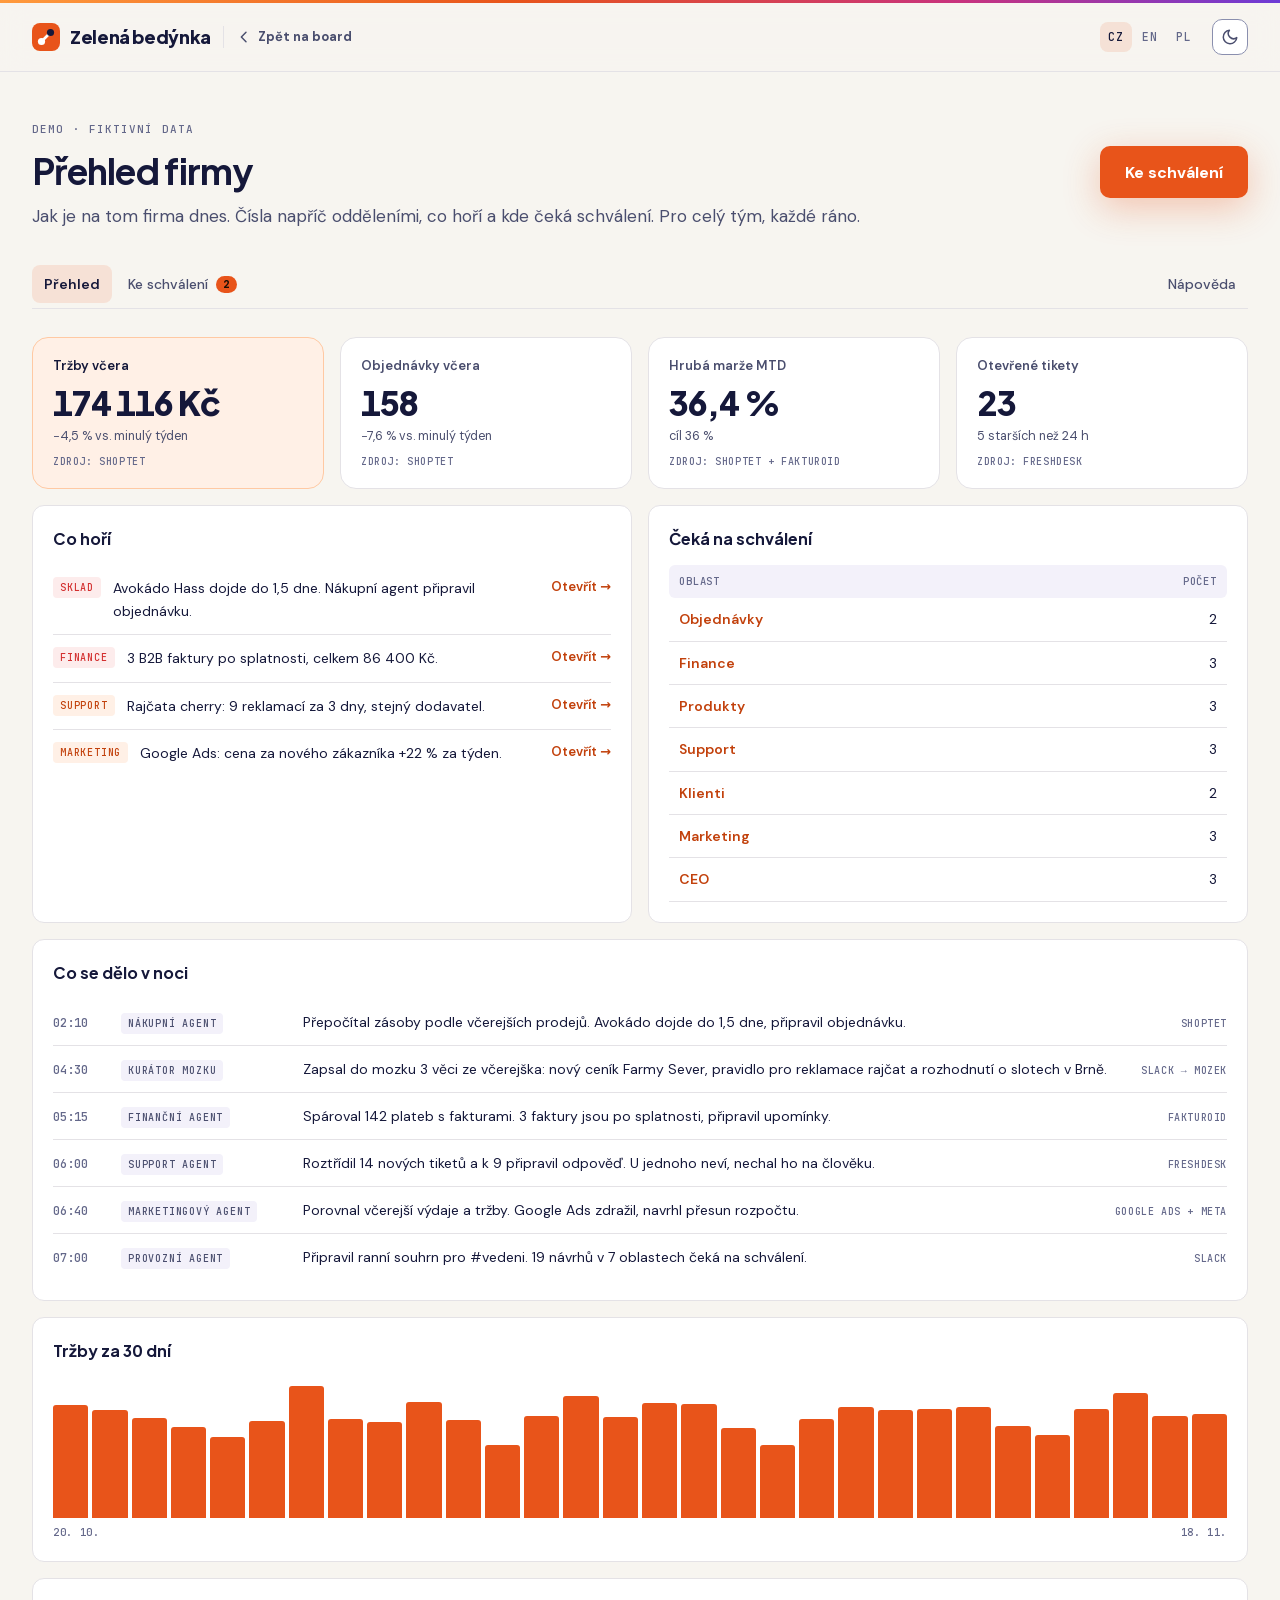
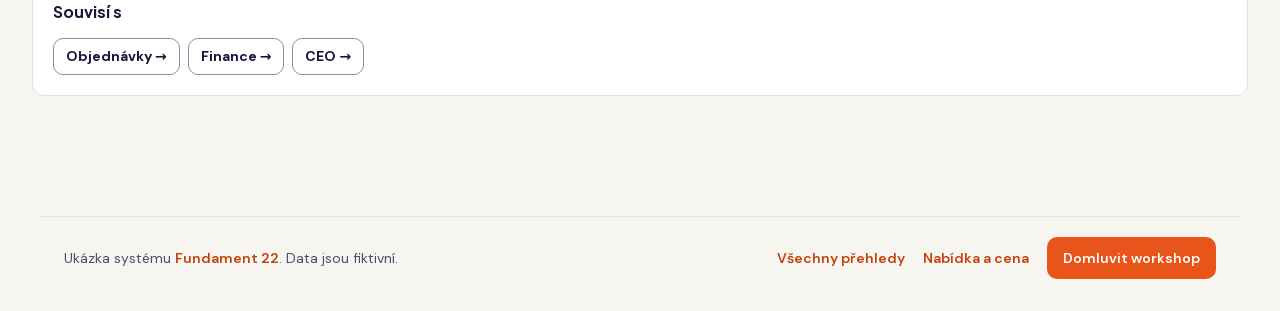
<file: demo/prehled-firmy/index.html>
<!DOCTYPE html>
<html lang="cs">
<head>
<meta charset="utf-8">
<meta name="viewport" content="width=device-width,initial-scale=1">
<title>Přehled firmy — ukázkový přehled e-shopu | Fundament 22</title>
<meta name="description" content="Jak je na tom firma dnes. Čísla napříč odděleními, co hoří a kde čeká schválení. Pro celý tým, každé ráno. Ukázka s fiktivními daty e-shopu Zelená bedýnka: přehled, který čtou lidé i AI agenti, s frontou návrhů ke schválení.">
<meta name="robots" content="noindex, nofollow">
<link rel="canonical" href="https://adamku8.github.io/fundament22/demo/prehled-firmy/">
<meta property="og:type" content="website">
<meta property="og:locale" content="cs_CZ">
<meta property="og:site_name" content="Fundament 22">
<meta property="og:title" content="Přehled firmy — ukázkový přehled e-shopu | Fundament 22">
<meta property="og:description" content="Jak je na tom firma dnes. Čísla napříč odděleními, co hoří a kde čeká schválení. Pro celý tým, každé ráno. Ukázka s fiktivními daty e-shopu Zelená bedýnka: přehled, který čtou lidé i AI agenti, s frontou návrhů ke schválení.">
<meta property="og:url" content="https://adamku8.github.io/fundament22/demo/prehled-firmy/">
<meta property="og:image" content="https://adamku8.github.io/fundament22/assets/og-demo.png">
<meta property="og:image:width" content="1200">
<meta property="og:image:height" content="630">
<meta name="twitter:card" content="summary_large_image">
<link rel="icon" href="../../assets/favicon.svg" type="image/svg+xml">
<link rel="apple-touch-icon" href="../../assets/apple-touch-icon.png">
<link rel="stylesheet" href="../../assets/fonts.css">
<script type="application/ld+json">{"@context": "https://schema.org", "@graph": [{"@type": "WebPage", "name": "Přehled firmy — ukázkový přehled e-shopu | Fundament 22", "description": "Jak je na tom firma dnes. Čísla napříč odděleními, co hoří a kde čeká schválení. Pro celý tým, každé ráno. Ukázka s fiktivními daty e-shopu Zelená bedýnka: přehled, který čtou lidé i AI agenti, s frontou návrhů ke schválení.", "url": "https://adamku8.github.io/fundament22/demo/prehled-firmy/", "inLanguage": "cs", "isPartOf": {"@type": "WebSite", "name": "Fundament 22", "url": "https://adamku8.github.io/fundament22/"}}, {"@type": "BreadcrumbList", "itemListElement": [{"@type": "ListItem", "position": 1, "name": "Fundament 22", "item": "https://adamku8.github.io/fundament22/"}, {"@type": "ListItem", "position": 2, "name": "Demo", "item": "https://adamku8.github.io/fundament22/demo/"}, {"@type": "ListItem", "position": 3, "name": "Přehled firmy", "item": "https://adamku8.github.io/fundament22/demo/prehled-firmy/"}]}]}</script>
<script>(function(){try{var t=localStorage.getItem("board-theme");
if(t!=="light"&&t!=="dark")t=matchMedia("(prefers-color-scheme: dark)").matches?"dark":"light";
document.documentElement.dataset.theme=t;}catch(e){}})();</script>
<style>
:root{--font:"DM Sans",system-ui,-apple-system,sans-serif;--font-display:"Plus Jakarta Sans","DM Sans",system-ui,sans-serif;--font-mono:"JetBrains Mono",ui-monospace,monospace;
  --bg:#f7f5f0;--surface:#fff;--surface-2:#f3f1fa;--ink:#15183a;--ink-2:#4a4e6e;--ink-3:#64688a;--line:#e4e2e6;--field-line:#8a8fae;--link:#c2410c;--accent:#e8541a;--accent-hover:#c2410c;--accent-ink:#fff;--accent-soft:#fff0e6;--accent-line:#ffc9a3;--accent-tint:#e8541a1f;--violet-soft:#efeafd;--success-soft:#e6f8f0;--blue-soft:#e8f0fe;--magenta-soft:#fbe9f2;--tile-shadow:0 18px 50px rgba(21,24,58,.10);--hover:#15183a0f;--count-ink:#1a0e05;--inverse:#15183a;--on-inverse:#fff;--magenta:#c8327e;--violet:#6d3bd6;--blue:#2f7bf0;--success:#127552;--danger:#d32f2f;--danger-ink:#fff;--danger-bg:#fdecec;--soft:#fff0e6;--seg-shadow:0 1px 3px rgba(21,24,58,.14);--cta-shadow:0 10px 36px rgba(232,84,26,.3);--modal-shadow:0 30px 80px rgba(21,24,58,.2);color-scheme:light;--r-btn:10px}
@media (prefers-color-scheme:dark){:root:not([data-theme="light"]){--bg:#10143a;--surface:#15183a;--surface-2:#232646;--ink:#f3f1fa;--ink-2:#c9cce6;--ink-3:#8e93ba;--line:#313452;--field-line:#6b6f9a;--link:#ffb25c;--accent:#ff6a2a;--accent-hover:#ff9a3d;--accent-ink:#1a0e05;--accent-soft:#3a2d3a;--accent-line:#6b3b2c;--accent-tint:#ff7a2f24;--violet-soft:#2a2556;--success-soft:#173a3a;--blue-soft:#1d2a55;--magenta-soft:#3a1c34;--tile-shadow:0 18px 50px rgba(0,0,0,.35);--hover:#ffffff0f;--count-ink:#1a0e05;--inverse:#f3f1fa;--on-inverse:#15183a;--magenta:#e0407e;--violet:#a98bfa;--blue:#659df2;--success:#3ddc97;--danger:#f87171;--danger-ink:#15183a;--danger-bg:#3a1c2a;--soft:#3a2d3a;--seg-shadow:0 1px 3px #0007;--cta-shadow:0 10px 40px rgba(255,106,42,.35);--modal-shadow:0 30px 80px #0008;color-scheme:dark}}
:root[data-theme="dark"]{--bg:#10143a;--surface:#15183a;--surface-2:#232646;--ink:#f3f1fa;--ink-2:#c9cce6;--ink-3:#8e93ba;--line:#313452;--field-line:#6b6f9a;--link:#ffb25c;--accent:#ff6a2a;--accent-hover:#ff9a3d;--accent-ink:#1a0e05;--accent-soft:#3a2d3a;--accent-line:#6b3b2c;--accent-tint:#ff7a2f24;--violet-soft:#2a2556;--success-soft:#173a3a;--blue-soft:#1d2a55;--magenta-soft:#3a1c34;--tile-shadow:0 18px 50px rgba(0,0,0,.35);--hover:#ffffff0f;--count-ink:#1a0e05;--inverse:#f3f1fa;--on-inverse:#15183a;--magenta:#e0407e;--violet:#a98bfa;--blue:#659df2;--success:#3ddc97;--danger:#f87171;--danger-ink:#15183a;--danger-bg:#3a1c2a;--soft:#3a2d3a;--seg-shadow:0 1px 3px #0007;--cta-shadow:0 10px 40px rgba(255,106,42,.35);--modal-shadow:0 30px 80px #0008;color-scheme:dark}
*,*::before,*::after{box-sizing:border-box}
body{margin:0;background:var(--bg);color:var(--ink);font:15px/1.6 var(--font);font-variant-numeric:tabular-nums;-webkit-font-smoothing:antialiased}
button,input,select{font:inherit;color:inherit}button{cursor:pointer}
:focus-visible{outline:2px solid var(--link);outline-offset:2px}[hidden]{display:none!important}
/* HLAVIČKA (neměnit) – značkový proužek, logo AI Firma, Zpět, CZ/EN/PL, režim */
.top{position:sticky;top:0;z-index:20;background:color-mix(in srgb,var(--bg) 82%,transparent);-webkit-backdrop-filter:blur(14px);backdrop-filter:blur(14px);border-bottom:1px solid var(--line)}
.strip{height:3px;background:linear-gradient(90deg,#ff9a3d,var(--accent) 40%,var(--magenta) 75%,var(--violet))}
.logo-word{font-family:var(--font-display);font-weight:800;font-size:18px;letter-spacing:-.02em;margin-left:10px;white-space:nowrap}
.mark-a{fill:var(--accent)}.mark-b{fill:var(--inverse)}.mark-c{fill:var(--surface)}
.top-in{max-width:1440px;margin:0 auto;padding:10px 32px;display:flex;align-items:center;gap:12px;min-height:68px;flex-wrap:wrap}
.logo{display:flex;align-items:center;flex:none;color:var(--ink)}.logo svg{height:28px;width:28px;display:block}
.sep{width:1px;height:22px;background:var(--line);flex:none}
.back{display:inline-flex;align-items:center;gap:6px;color:var(--ink-2);text-decoration:none;font-size:13px;font-weight:700;white-space:nowrap}
.back:hover{color:var(--link)}.back svg{width:16px;height:16px}
.spacer{flex:1}
.lang-seg{display:flex;gap:2px}
.lang-seg button{border:none;background:transparent;font-family:var(--font-mono);font-size:11.5px;font-weight:500;letter-spacing:.08em;color:var(--ink-3);padding:6px 8px;border-radius:8px}
.lang-seg button:hover{background:var(--hover);color:var(--ink)}
.lang-seg button[aria-pressed="true"]{background:var(--accent-tint);color:var(--ink)}
.icon-btn{width:36px;height:36px;display:grid;place-items:center;border-radius:var(--r-btn);border:1px solid var(--field-line);background:var(--surface);color:var(--ink-2);flex:none}
.icon-btn:hover{color:var(--ink);border-color:var(--ink-2)}.icon-btn svg{width:18px;height:18px}
/* TITULEK + CTA */
.wrap{max-width:1440px;margin:0 auto;padding:0 32px 64px}
.head{display:flex;align-items:center;justify-content:space-between;gap:24px;flex-wrap:wrap;padding:44px 0 32px}
.titles{min-width:0;flex:1 1 420px}
h1{font-family:var(--font-display);font-size:36px;line-height:1.22;font-weight:700;letter-spacing:-.02em;margin:0}
.subtitle{margin:10px 0 0;font-size:17px;line-height:1.55;color:var(--ink-2)}
.ctas{display:flex;gap:12px;flex-wrap:wrap;align-items:center}
.btn{display:inline-flex;align-items:center;justify-content:center;gap:8px;border-radius:var(--r-btn);border:1px solid transparent;font-weight:700;font-size:15px;padding:10px 18px;min-height:44px;background:none;transition:background-color .15s}
.btn svg{width:18px;height:18px;flex:none}
.btn.sm{min-height:36px;padding:6px 12px;font-size:14px}.btn.lg{min-height:52px;padding:12px 24px;font-size:16px}
.btn.primary{background:var(--accent);color:var(--accent-ink)}.btn.primary.lg{box-shadow:var(--cta-shadow)}.btn.primary:hover{background:var(--accent-hover)}
.btn.secondary{background:var(--inverse);color:var(--on-inverse)}.btn.secondary:hover{opacity:.88}
.btn.outline{border-color:var(--field-line);color:var(--ink);background:var(--surface)}.btn.outline:hover{background:var(--surface-2)}
.btn.ghost{color:var(--ink-2)}.btn.ghost:hover{background:var(--surface-2);color:var(--ink)}
.btn.danger{background:var(--danger);color:var(--danger-ink)}.btn:disabled{opacity:.5;cursor:not-allowed}
/* MENU – lišta odkazů na vlasové lince, 48 px, položky vlevo, .nav-right doprava, aktivní = oranžový nádech */
.nav{display:flex;width:100%;height:48px;align-items:center;justify-content:flex-start;gap:4px;margin-bottom:28px;border-bottom:1px solid var(--line);overflow-x:auto}
.nav button{display:inline-flex;align-items:center;gap:8px;height:38px;padding:0 12px;border:none;background:transparent;font-size:14px;font-weight:500;color:var(--ink-2);border-radius:8px;white-space:nowrap;transition:background-color .15s,color .15s}
.nav button:hover{background:var(--hover);color:var(--ink)}
.nav button[aria-current="page"]{background:var(--accent-tint);color:var(--ink);font-weight:600}
.nav .nav-right{margin-left:auto}
.count{font-size:11px;font-weight:700;line-height:1.5;background:var(--accent);color:var(--count-ink);border-radius:999px;padding:0 7px;min-width:20px;text-align:center}
/* KARTY, KPI, TABULKY */
.card{background:var(--surface);border:1px solid var(--line);border-radius:12px;padding:20px;margin-bottom:16px}
.card h2{font-family:var(--font-display);font-size:16px;font-weight:700;margin:0 0 14px}
.kpis{display:grid;grid-template-columns:repeat(auto-fit,minmax(190px,1fr));gap:16px;margin-bottom:16px}
.kpi{background:var(--surface);border:1px solid var(--line);border-radius:16px;padding:18px 20px}
.kpi.accent{background:var(--accent-soft);border-color:var(--accent-line)}
.kpi-l{font-size:13px;font-weight:600;color:var(--ink-2)}.kpi.accent .kpi-l{color:var(--ink)}
.kpi-v{font-family:var(--font-display);font-size:34px;line-height:1.15;font-weight:800;letter-spacing:-.03em;margin:6px 0 4px}
.kpi-s{font-size:12.5px;color:var(--ink-2)}
.tbl-wrap{overflow-x:auto}
table{border-collapse:collapse;width:100%;font-size:14px}
th{text-align:left;font-family:var(--font-mono);font-weight:500;letter-spacing:.08em;text-transform:uppercase;color:var(--ink-3);font-size:10.5px;padding:8px 10px;background:var(--surface-2);white-space:nowrap}
th:first-child{border-radius:6px 0 0 6px}th:last-child{border-radius:0 6px 6px 0}
td{padding:10px;border-bottom:1px solid var(--line)}td.num,th.num{text-align:right;white-space:nowrap}
.muted{color:var(--ink-2)}
.meter{margin-bottom:14px}.meter-h{display:flex;justify-content:space-between;font-size:14px;margin-bottom:6px}
.meter-h b{font-weight:700}.track{height:8px;background:var(--surface-2);border-radius:4px;overflow:hidden}
.fill{height:100%;border-radius:4px;background:var(--accent)}.fill.warn{background:var(--danger)}
.bars{display:flex;align-items:flex-end;gap:4px;height:140px;padding-top:8px}
.bars div{flex:1;background:var(--accent);border-radius:3px 3px 0 0;min-height:2px}
/* NASTAVENÍ – svislý seznam jako postranní panel chatu: mono nadpisy skupin, aktivní řádek s oranžovým nádechem */
.settings{display:grid;grid-template-columns:232px minmax(0,1fr);gap:24px;align-items:start}
.smenu{position:sticky;top:84px;display:flex;flex-direction:column;gap:4px;padding-right:16px;border-right:1px solid var(--line)}
.smenu-sec{display:flex;flex-direction:column;gap:2px}.smenu-sec+.smenu-sec{margin-top:12px}
.smenu-h{font-family:var(--font-mono);font-size:11px;font-weight:500;letter-spacing:.1em;text-transform:uppercase;color:var(--ink-3);padding:0 10px 8px}
.smenu button{display:flex;align-items:center;justify-content:space-between;gap:8px;width:100%;text-align:left;border:0;background:none;padding:8px 10px;border-radius:8px;font-size:14px;font-weight:500;color:var(--ink-2);transition:background-color .15s,color .15s}
.smenu button:hover{background:var(--hover);color:var(--ink)}
.smenu button[aria-current="page"]{background:var(--accent-tint);color:var(--ink);font-weight:600}
.toast{position:fixed;left:50%;bottom:20px;transform:translateX(-50%);background:var(--inverse);color:var(--on-inverse);box-shadow:var(--modal-shadow);padding:12px 18px;border-radius:var(--r-btn);font-size:14px;font-weight:500;z-index:60;max-width:90vw}
@media (max-width:900px){.top-in,.wrap{padding-left:16px;padding-right:16px}}
@media (max-width:760px){.settings{grid-template-columns:1fr}.smenu{position:static;flex-direction:row;flex-wrap:wrap;gap:8px;padding:0 0 12px;border-right:0;border-bottom:1px solid var(--line)}.smenu-sec{flex-direction:row;flex-wrap:wrap}.smenu-sec+.smenu-sec{margin-top:0}.smenu-h{display:none}.smenu button{width:auto}}
@media (max-width:640px){h1{font-size:28px}.ctas{width:100%}.ctas .btn{flex:1}}
@media (prefers-reduced-motion:reduce){*{transition:none!important;animation:none!important}}

.badge{font-family:var(--font-mono);font-size:10px;font-weight:500;letter-spacing:.08em;text-transform:uppercase;padding:3px 7px;border-radius:4px;background:var(--surface-2);color:var(--ink-2);white-space:nowrap;display:inline-block;line-height:1.5}
.eyebrow{display:inline-block;font-family:var(--font-mono);font-size:11px;font-weight:500;letter-spacing:.1em;text-transform:uppercase;color:var(--ink-3);margin-bottom:10px}
.cols{display:grid;grid-template-columns:repeat(auto-fit,minmax(380px,1fr));gap:16px;margin-bottom:0}
.cols>.card{margin-bottom:16px}
.badge.ok{background:var(--success-soft);color:var(--success)}.badge.warn{background:var(--accent-soft);color:var(--link)}.badge.bad{background:var(--danger-bg);color:var(--danger)}
.axis{display:flex;justify-content:space-between;font-family:var(--font-mono);font-size:10.5px;letter-spacing:.06em;color:var(--ink-3);margin-top:6px}
.alist{display:flex;flex-direction:column}.arow{display:flex;gap:12px;align-items:flex-start;padding:12px 0;border-bottom:1px solid var(--line)}.arow:last-child{border-bottom:0}
.arow .txt{flex:1;font-size:14px}.arow a{color:var(--link);font-size:13px;font-weight:600;text-decoration:none;white-space:nowrap}.arow a:hover{text-decoration:underline}
.appr{display:flex;gap:16px;align-items:center;flex-wrap:wrap;padding:16px 0;border-bottom:1px solid var(--line)}.appr:last-child{border-bottom:0}
.appr .body{flex:1 1 320px;min-width:0}.appr .txt{font-size:15px;margin:6px 0 2px}.appr .src{font-size:12.5px;color:var(--ink-3)}.appr .acts{display:flex;gap:8px}
.appr.done .txt{color:var(--ink-2)}.appr.done .acts{display:none}.appr .res{font-size:13px;color:var(--success);margin-top:6px}
.kpi-src{font-family:var(--font-mono);font-size:10px;font-weight:500;letter-spacing:.06em;text-transform:uppercase;color:var(--ink-3);margin-top:8px}
.card>.kpis{margin-bottom:0}.card>.note{margin:14px 0 0;font-size:13px;color:var(--ink-2)}
.tl{display:flex;flex-direction:column}.tl-row{display:grid;grid-template-columns:56px 170px minmax(0,1fr) auto;gap:12px;align-items:baseline;padding:11px 0;border-bottom:1px solid var(--line)}.tl-row:last-child{border-bottom:0}
.tl-time{font-family:var(--font-mono);font-size:12px;color:var(--ink-3)}.tl-txt{font-size:14px}.tl-src{font-family:var(--font-mono);font-size:10px;letter-spacing:.06em;text-transform:uppercase;color:var(--ink-3);white-space:nowrap}
@media (max-width:760px){.tl-row{grid-template-columns:56px minmax(0,1fr)}.tl-txt,.tl-src{grid-column:2}}
.lnk{color:var(--link);text-decoration:none;font-weight:600}.lnk:hover{text-decoration:underline}
.rel{display:flex;gap:8px;flex-wrap:wrap}.rel a.btn{text-decoration:none}
.text p{margin:0 0 10px;font-size:15px;max-width:72ch}.text p:last-child{margin:0}
@media (max-width:640px){.cols{grid-template-columns:1fr}}

/* --- web Fundament 22: úpravy proti verzi v Claude --- */
#nav button[data-view="settings"],#nav button[data-view="favs"]{display:none}
.f22-bar{margin:40px auto 0;max-width:1200px;padding:20px 24px 32px;display:flex;flex-wrap:wrap;gap:12px 20px;align-items:center;justify-content:space-between;border-top:1px solid var(--line);font-size:14px;color:var(--ink-2)}
.f22-bar a{color:var(--link);font-weight:600;text-decoration:none}.f22-bar a:hover{text-decoration:underline}
.f22-bar .f22-cta{background:var(--accent);color:var(--accent-ink);padding:10px 16px;border-radius:10px}
.f22-bar nav{display:flex;flex-wrap:wrap;gap:8px 18px;align-items:center}
</style>

</head>
<body>
<header class="top"><div class="strip"></div><div class="top-in">
  <span class="logo" role="img" aria-label="Zelená bedýnka"><svg viewBox="0 0 28 28" aria-hidden="true"><rect class="mark-a" width="28" height="28" rx="8"/><path d="M9.5 18.5L18.5 9.5" stroke="var(--surface)" stroke-width="2.6" stroke-linecap="round"/><circle class="mark-c" cx="9.5" cy="18.5" r="3.6"/><circle class="mark-b" cx="18.5" cy="9.5" r="3.6"/></svg><span class="logo-word">Zelená bedýnka</span></span>
  <span class="sep"></span>
  <a class="back" href="https://adamku8.github.io/fundament22/demo/" target="_top" rel="noopener">
    <svg viewBox="0 0 24 24" fill="none" stroke="currentColor" stroke-width="2.2" stroke-linecap="round" stroke-linejoin="round"><path d="M15 5l-7 7 7 7"/></svg>
    <span data-t="Zpět na board">Zpět na board</span></a>
  <span class="spacer"></span>
  <div class="lang-seg" id="lang" role="group" aria-label="Jazyk">
    <button type="button" data-lang="cs">CZ</button><button type="button" data-lang="en">EN</button><button type="button" data-lang="pl">PL</button></div>
  <button class="icon-btn" id="theme" type="button"></button>
</div></header>

<div class="wrap">
  <div class="head">
    <div class="titles"><span class="eyebrow" data-t="DEMO · FIKTIVNÍ DATA">DEMO · FIKTIVNÍ DATA</span>
    <h1 data-t="Přehled firmy">Přehled firmy</h1>
      <p class="subtitle" data-t="Jak je na tom firma dnes. Čísla napříč odděleními, co hoří a kde čeká schválení. Pro celý tým, každé ráno.">Jak je na tom firma dnes. Čísla napříč odděleními, co hoří a kde čeká schválení. Pro celý tým, každé ráno.</p></div>
    <div class="ctas"><!-- hlavní CTA, max 2; vynech celý div, pokud nejsou -->
      <button class="btn primary lg" id="ctaMain" type="button"><span data-t="Ke schválení">Ke schválení</span></button>
    </div>
  </div>
  <nav class="nav" id="nav" aria-label="Sekce">
    <button data-view="home" aria-current="page" data-t="Přehled">Přehled</button>
    <button data-view="approvals"><span data-t="Ke schválení">Ke schválení</span><span class="count" id="apCount"></span></button>
    <button data-view="settings" data-t="Nastavení">Nastavení</button>
    <button data-view="help" class="nav-right" data-t="Nápověda">Nápověda</button>
  </nav>
  <main id="view"><div class="kpis"><div class="kpi accent"><div class="kpi-l">Tržby včera</div><div class="kpi-v">174&nbsp;116&nbsp;Kč</div><div class="kpi-s">−4,5&nbsp;% vs. minulý týden</div><div class="kpi-src">zdroj: Shoptet</div></div><div class="kpi"><div class="kpi-l">Objednávky včera</div><div class="kpi-v">158</div><div class="kpi-s">−7,6&nbsp;% vs. minulý týden</div><div class="kpi-src">zdroj: Shoptet</div></div><div class="kpi"><div class="kpi-l">Hrubá marže MTD</div><div class="kpi-v">36,4&nbsp;%</div><div class="kpi-s">cíl 36 %</div><div class="kpi-src">zdroj: Shoptet + Fakturoid</div></div><div class="kpi"><div class="kpi-l">Otevřené tikety</div><div class="kpi-v">23</div><div class="kpi-s">5 starších než 24 h</div><div class="kpi-src">zdroj: Freshdesk</div></div></div><div class="cols"><div class="card"><h2>Co hoří</h2><div class="alist"><div class="arow"><span class="badge bad">SKLAD</span><span class="txt">Avokádo Hass dojde do 1,5 dne. Nákupní agent připravil objednávku.</span><a class="lnk" href="https://adamku8.github.io/fundament22/demo/produkty/" target="_top" rel="noopener">Otevřít →</a></div><div class="arow"><span class="badge bad">FINANCE</span><span class="txt">3 B2B faktury po splatnosti, celkem 86 400 Kč.</span><a class="lnk" href="https://adamku8.github.io/fundament22/demo/finance/" target="_top" rel="noopener">Otevřít →</a></div><div class="arow"><span class="badge warn">SUPPORT</span><span class="txt">Rajčata cherry: 9 reklamací za 3 dny, stejný dodavatel.</span><a class="lnk" href="https://adamku8.github.io/fundament22/demo/support/" target="_top" rel="noopener">Otevřít →</a></div><div class="arow"><span class="badge warn">MARKETING</span><span class="txt">Google Ads: cena za nového zákazníka +22 % za týden.</span><a class="lnk" href="https://adamku8.github.io/fundament22/demo/marketing/" target="_top" rel="noopener">Otevřít →</a></div></div></div><div class="card"><h2>Čeká na schválení</h2><div class="tbl-wrap"><table><thead><tr><th>Oblast</th><th class="num">Počet</th></tr></thead><tbody><tr><td><a class="lnk" href="https://adamku8.github.io/fundament22/demo/objednavky/" target="_top" rel="noopener">Objednávky</a></td><td class="num">2</td></tr><tr><td><a class="lnk" href="https://adamku8.github.io/fundament22/demo/finance/" target="_top" rel="noopener">Finance</a></td><td class="num">3</td></tr><tr><td><a class="lnk" href="https://adamku8.github.io/fundament22/demo/produkty/" target="_top" rel="noopener">Produkty</a></td><td class="num">3</td></tr><tr><td><a class="lnk" href="https://adamku8.github.io/fundament22/demo/support/" target="_top" rel="noopener">Support</a></td><td class="num">3</td></tr><tr><td><a class="lnk" href="https://adamku8.github.io/fundament22/demo/klienti/" target="_top" rel="noopener">Klienti</a></td><td class="num">2</td></tr><tr><td><a class="lnk" href="https://adamku8.github.io/fundament22/demo/marketing/" target="_top" rel="noopener">Marketing</a></td><td class="num">3</td></tr><tr><td><a class="lnk" href="https://adamku8.github.io/fundament22/demo/ceo/" target="_top" rel="noopener">CEO</a></td><td class="num">3</td></tr></tbody></table></div></div></div><div class="card"><h2>Co se dělo v noci</h2><div class="tl"><div class="tl-row"><span class="tl-time">02:10</span><span><span class="badge">Nákupní agent</span></span><span class="tl-txt">Přepočítal zásoby podle včerejších prodejů. Avokádo dojde do 1,5 dne, připravil objednávku.</span><span class="tl-src">Shoptet</span></div><div class="tl-row"><span class="tl-time">04:30</span><span><span class="badge">Kurátor mozku</span></span><span class="tl-txt">Zapsal do mozku 3 věci ze včerejška: nový ceník Farmy Sever, pravidlo pro reklamace rajčat a rozhodnutí o slotech v Brně.</span><span class="tl-src">Slack → Mozek</span></div><div class="tl-row"><span class="tl-time">05:15</span><span><span class="badge">Finanční agent</span></span><span class="tl-txt">Spároval 142 plateb s fakturami. 3 faktury jsou po splatnosti, připravil upomínky.</span><span class="tl-src">Fakturoid</span></div><div class="tl-row"><span class="tl-time">06:00</span><span><span class="badge">Support agent</span></span><span class="tl-txt">Roztřídil 14 nových tiketů a k 9 připravil odpověď. U jednoho neví, nechal ho na člověku.</span><span class="tl-src">Freshdesk</span></div><div class="tl-row"><span class="tl-time">06:40</span><span><span class="badge">Marketingový agent</span></span><span class="tl-txt">Porovnal včerejší výdaje a tržby. Google Ads zdražil, navrhl přesun rozpočtu.</span><span class="tl-src">Google Ads + Meta</span></div><div class="tl-row"><span class="tl-time">07:00</span><span><span class="badge">Provozní agent</span></span><span class="tl-txt">Připravil ranní souhrn pro #vedeni. 19 návrhů v 7 oblastech čeká na schválení.</span><span class="tl-src">Slack</span></div></div></div><div class="card"><h2>Tržby za 30 dní</h2><div class="bars"><div title="20. 10.: 189&nbsp;639 Kč" style="height: 85.8153%;"></div><div title="21. 10.: 180&nbsp;604 Kč" style="height: 81.7268%;"></div><div title="22. 10.: 167&nbsp;706 Kč" style="height: 75.8902%;"></div><div title="23. 10.: 152&nbsp;152 Kč" style="height: 68.8517%;"></div><div title="24. 10.: 136&nbsp;200 Kč" style="height: 61.6331%;"></div><div title="25. 10.: 162&nbsp;945 Kč" style="height: 73.7358%;"></div><div title="26. 10.: 220&nbsp;985 Kč" style="height: 100%;"></div><div title="27. 10.: 165&nbsp;600 Kč" style="height: 74.9372%;"></div><div title="28. 10.: 161&nbsp;304 Kč" style="height: 72.9932%;"></div><div title="29. 10.: 194&nbsp;032 Kč" style="height: 87.8032%;"></div><div title="30. 10.: 164&nbsp;132 Kč" style="height: 74.2729%;"></div><div title="31. 10.: 123&nbsp;012 Kč" style="height: 55.6653%;"></div><div title="1. 11.: 170&nbsp;482 Kč" style="height: 77.1464%;"></div><div title="2. 11.: 204&nbsp;932 Kč" style="height: 92.7357%;"></div><div title="3. 11.: 168&nbsp;640 Kč" style="height: 76.3129%;"></div><div title="4. 11.: 193&nbsp;414 Kč" style="height: 87.5236%;"></div><div title="5. 11.: 190&nbsp;404 Kč" style="height: 86.1615%;"></div><div title="6. 11.: 150&nbsp;120 Kč" style="height: 67.9322%;"></div><div title="7. 11.: 122&nbsp;430 Kč" style="height: 55.402%;"></div><div title="8. 11.: 165&nbsp;240 Kč" style="height: 74.7743%;"></div><div title="9. 11.: 186&nbsp;539 Kč" style="height: 84.4125%;"></div><div title="10. 11.: 180&nbsp;278 Kč" style="height: 81.5793%;"></div><div title="11. 11.: 182&nbsp;286 Kč" style="height: 82.488%;"></div><div title="12. 11.: 185&nbsp;920 Kč" style="height: 84.1324%;"></div><div title="13. 11.: 153&nbsp;296 Kč" style="height: 69.3694%;"></div><div title="14. 11.: 138&nbsp;875 Kč" style="height: 62.8436%;"></div><div title="15. 11.: 183&nbsp;222 Kč" style="height: 82.9115%;"></div><div title="16. 11.: 210&nbsp;015 Kč" style="height: 95.0359%;"></div><div title="17. 11.: 170&nbsp;345 Kč" style="height: 77.0844%;"></div><div title="18. 11.: 174&nbsp;116 Kč" style="height: 78.7909%;"></div></div><div class="axis"><span>20. 10.</span><span>18. 11.</span></div></div><div class="card"><h2>Souvisí s</h2><div class="rel"><a class="btn outline sm" href="https://adamku8.github.io/fundament22/demo/objednavky/" target="_top" rel="noopener">Objednávky →</a><a class="btn outline sm" href="https://adamku8.github.io/fundament22/demo/finance/" target="_top" rel="noopener">Finance →</a><a class="btn outline sm" href="https://adamku8.github.io/fundament22/demo/ceo/" target="_top" rel="noopener">CEO →</a></div></div></main>
</div>

<footer class="f22-bar"><span>Ukázka systému <a href="../../">Fundament 22</a>. Data jsou fiktivní.</span><nav aria-label="Fundament 22"><a href="../">Všechny přehledy</a><a href="../../#cena">Nabídka a cena</a><a class="f22-cta" href="https://calendar.app.google/v39ka3uchSRSSG2AA" rel="noopener">Domluvit workshop</a></nav></footer>
<script>
(function(){"use strict";
const $=s=>document.querySelector(s);
const el=(tag,attrs,...kids)=>{const e=document.createElement(tag);if(attrs)for(const[k,v]of Object.entries(attrs)){if(v==null||v===false)continue;if(k==='class')e.className=v;else if(k==='text')e.textContent=v;else if(k==='style')e.style.cssText=v;else if(k.startsWith('on'))e.addEventListener(k.slice(2),v);else e.setAttribute(k,v===true?'':v)}for(const c of kids.flat()){if(c==null||c===false)continue;e.append(c.nodeType?c:document.createTextNode(String(c)))}return e};

/* ---------- i18n: klíč = český text, hodnota = [EN, PL] ---------- */
const LANGS=['cs','en','pl'];
let LANG=(()=>{try{const l=localStorage.getItem('board-lang');return LANGS.includes(l)?l:'cs'}catch(e){return 'cs'}})();
const D={
 'Zpět na board':['Back to board','Powrót do tablicy'],'Přehled':['Overview','Przegląd'],'Nastavení':['Settings','Ustawienia'],'Nápověda':['Help','Pomoc'],
 'Přepnout na světlý režim':['Switch to light mode','Przełącz na tryb jasny'],'Přepnout na tmavý režim':['Switch to dark mode','Przełącz na tryb ciemny'],
 'Statistiky':['Statistics','Statystyki'],'Návštěvnost':['Traffic','Odwiedziny'],'Využití databáze a úložiště':['Database & storage usage','Wykorzystanie bazy i magazynu'],
 'Návštěv za 30 dní':['Visits in 30 days','Wizyty w 30 dni'],'Unikátních uživatelů':['Unique users','Unikalni użytkownicy'],'Dnes':['Today','Dziś'],
 'Návštěvy po dnech':['Visits per day','Wizyty dziennie'],'Nejaktivnější uživatelé':['Most active users','Najaktywniejsi użytkownicy'],'Uživatel':['User','Użytkownik'],'Návštěv':['Visits','Wizyt'],'Naposledy':['Last seen','Ostatnio'],
 'Databáze':['Database','Baza danych'],'dokumentů':['documents','dokumentów'],'Úložiště souborů':['File storage','Magazyn plików'],'souborů':['files','plików'],
 'Statistiky vidí jen admini.':['Only admins can see statistics.','Statystyki widzą tylko administratorzy.'],'Žádná data.':['No data.','Brak danych.'],'Načítám…':['Loading…','Wczytywanie…'],
 'Úložiště je plné.':['Storage is full.','Magazyn jest pełny.'],'Neznámý':['Unknown','Nieznany'],
 "Ke schválení":["For approval", "Do zatwierdzenia"],
 "Schválit":["Approve", "Zatwierdź"],
 "Upravit":["Edit", "Edytuj"],
 "Schváleno":["Approved", "Zatwierdzono"],
 "Demo: ve skutečném provozu se schválení propíše do Slacku a do mozku firmy.":["Demo: in real use, the approval goes to Slack and the company brain.", "Demo: w realnym użyciu zatwierdzenie trafi do Slacka i do mózgu firmy."],
 "Demo: tady byste návrh upravili v chatu s Claude.":["Demo: you would edit the proposal in a Claude chat.", "Demo: tutaj edytowalibyście propozycję w czacie z Claude."],
 "Zdroj":["Source", "Źródło"],
 "Otevřít":["Open", "Otwórz"],
 "DEMO · FIKTIVNÍ DATA":["DEMO · FICTIONAL DATA", "DEMO · DANE FIKCYJNE"],
 "Všechno je vyřízené.":["All done.", "Wszystko załatwione."],
 "Data: Shoptet, Fakturoid, Pipedrive, Freshdesk, Ecomail, Google Ads, Meta, Slack. Stav k 18. 11. 2026.":["Data: Shoptet, Fakturoid, Pipedrive, Freshdesk, Ecomail, Google Ads, Meta, Slack. As of 18 Nov 2026.", "Dane: Shoptet, Fakturoid, Pipedrive, Freshdesk, Ecomail, Google Ads, Meta, Slack. Stan na 18.11.2026."],
 "Jak to funguje":["How it works", "Jak to działa"],
 "Agenti každé ráno načtou data z napojených nástrojů, zapíšou je do firemního mozku a připraví návrhy. Člověk je schválí – tady, ve Slacku nebo v chatu s Claude.":["Every morning the agents read data from connected tools, write it into the company brain and prepare proposals. A person approves them – here, in Slack or in a Claude chat.", "Każdego ranka agenci czytają dane z podłączonych narzędzi, zapisują je w mózgu firmy i przygotowują propozycje. Człowiek je zatwierdza – tutaj, na Slacku lub w czacie z Claude."],
 "Tohle je demo s fiktivními daty e-shopu Zelená bedýnka. Stejný systém provozujeme u sebe a nasadíme ho i u vás.":["This is a demo with fictional data of the Zelená bedýnka e-shop. We run the same system ourselves and can deploy it for you.", "To demo z fikcyjnymi danymi e-sklepu Zelená bedýnka. Ten sam system prowadzimy u siebie i wdrożymy go u was."],
 "Omezení":["Limitations", "Ograniczenia"],
 "Kapacita databáze je odhad. Návštěvnost zachytí jen úroveň Contributor a výš. Statistiky vidí jen admini. Plné úložiště se hlásí „Úložiště je plné.“":["Database capacity is an estimate. Traffic only captures Contributor level and up. Only admins see statistics. A full storage reports “Storage is full.”", "Pojemność bazy to szacunek. Ruch rejestruje tylko poziom Contributor i wyżej. Statystyki widzą tylko administratorzy. Pełny magazyn zgłasza „Magazyn jest pełny.”"],
 "Souvisí s":["Related", "Powiązane"],
 "Zapsáno do mozku → rozhodnuti.md":["Written to the brain → rozhodnuti.md", "Zapisano w mózgu → rozhodnuti.md"],
 "Oznámeno ve Slacku v":["Announced in Slack in", "Ogłoszono na Slacku w"],
 "Další krok provede agent v nástroji":["The agent takes the next step in", "Kolejny krok agent wykona w narzędziu"],
 "zdroj":["source", "źródło"],
 "Přehled firmy":["Company overview", "Przegląd firmy"],
 "Jak je na tom firma dnes. Čísla napříč odděleními, co hoří a kde čeká schválení. Pro celý tým, každé ráno.":["How the company is doing today. Numbers across departments, what is on fire and what awaits approval. For the whole team, every morning.", "Jak firma radzi sobie dziś. Liczby ze wszystkich działów, co się pali i co czeka na zatwierdzenie. Dla całego zespołu, każdego ranka."],
 "Dnešní stav celé firmy pro celý tým: čísla, co hoří, co čeká na schválení.":["Today's state of the whole company for the whole team: numbers, fires, approvals.", "Dzisiejszy stan całej firmy dla całego zespołu: liczby, problemy, zatwierdzenia."],
 "Tržby včera":["Revenue yesterday", "Przychód wczoraj"],
 "−4,5 % vs. minulý týden":["−4.5% vs. last week", "−4,5 % vs. poprzedni tydzień"],
 "Objednávky včera":["Orders yesterday", "Zamówienia wczoraj"],
 "−7,6 % vs. minulý týden":["−7.6% vs. last week", "−7,6 % vs. poprzedni tydzień"],
 "Hrubá marže MTD":["Gross margin MTD", "Marża brutto MTD"],
 "cíl 36 %":["target 36%", "cel 36%"],
 "Otevřené tikety":["Open tickets", "Otwarte zgłoszenia"],
 "5 starších než 24 h":["5 older than 24 h", "5 starszych niż 24 h"],
 "Co hoří":["What is on fire", "Co się pali"],
 "SKLAD":["STOCK", "MAGAZYN"],
 "Avokádo Hass dojde do 1,5 dne. Nákupní agent připravil objednávku.":["Hass avocado runs out in 1.5 days. The purchasing agent prepared an order.", "Awokado Hass skończy się za 1,5 dnia. Agent zakupowy przygotował zamówienie."],
 "FINANCE":["FINANCE", "FINANSE"],
 "3 B2B faktury po splatnosti, celkem 86 400 Kč.":["3 overdue B2B invoices, 86,400 CZK in total.", "3 przeterminowane faktury B2B, razem 86 400 CZK."],
 "SUPPORT":["SUPPORT", "WSPARCIE"],
 "Rajčata cherry: 9 reklamací za 3 dny, stejný dodavatel.":["Cherry tomatoes: 9 complaints in 3 days, same supplier.", "Pomidory koktajlowe: 9 reklamacji w 3 dni, ten sam dostawca."],
 "MARKETING":["MARKETING", "MARKETING"],
 "Google Ads: cena za nového zákazníka +22 % za týden.":["Google Ads: cost per new customer +22% this week.", "Google Ads: koszt nowego klienta +22% w tygodniu."],
 "Čeká na schválení":["Awaiting approval", "Czeka na zatwierdzenie"],
 "Oblast":["Area", "Obszar"],
 "Počet":["Count", "Liczba"],
 "Co se dělo v noci":["What happened overnight", "Co działo się w nocy"],
 "Přepočítal zásoby podle včerejších prodejů. Avokádo dojde do 1,5 dne, připravil objednávku.":["Recalculated stock from yesterday's sales. Avocado runs out in 1.5 days, prepared an order.", "Przeliczył zapasy według wczorajszej sprzedaży. Awokado skończy się za 1,5 dnia, przygotował zamówienie."],
 "Kurátor mozku":["Brain curator", "Kurator mózgu"],
 "Slack → Mozek":["Slack → Brain", "Slack → Mózg"],
 "Zapsal do mozku 3 věci ze včerejška: nový ceník Farmy Sever, pravidlo pro reklamace rajčat a rozhodnutí o slotech v Brně.":["Wrote 3 things from yesterday into the brain: Farma Sever's new price list, a rule for tomato complaints and the decision on Brno slots.", "Zapisał w mózgu 3 rzeczy z wczoraj: nowy cennik Farmy Sever, zasadę reklamacji pomidorów i decyzję o slotach w Brnie."],
 "Spároval 142 plateb s fakturami. 3 faktury jsou po splatnosti, připravil upomínky.":["Matched 142 payments to invoices. 3 invoices are overdue, prepared reminders.", "Sparował 142 płatności z fakturami. 3 faktury są po terminie, przygotował upomnienia."],
 "Roztřídil 14 nových tiketů a k 9 připravil odpověď. U jednoho neví, nechal ho na člověku.":["Triaged 14 new tickets and drafted replies to 9. Unsure about one, left it to a person.", "Posortował 14 nowych zgłoszeń i do 9 przygotował odpowiedź. Jednego nie wie, zostawił człowiekowi."],
 "Porovnal včerejší výdaje a tržby. Google Ads zdražil, navrhl přesun rozpočtu.":["Compared yesterday's spend and revenue. Google Ads got pricier, proposed a budget move.", "Porównał wczorajsze wydatki i przychody. Google Ads zdrożał, zaproponował przesunięcie budżetu."],
 "Připravil ranní souhrn pro #vedeni. 19 návrhů v 7 oblastech čeká na schválení.":["Prepared the morning summary for #vedeni. 19 proposals in 7 areas await approval.", "Przygotował poranne podsumowanie dla #vedeni. 19 propozycji w 7 obszarach czeka na zatwierdzenie."],
 "Tržby za 30 dní":["Revenue, last 30 days", "Przychód, ostatnie 30 dni"],
 "Provozní agent":["Operations agent", "Agent operacyjny"],
 "Ranní souhrn odeslat do #vedeni ve Slacku.":["Send the morning summary to #vedeni in Slack.", "Wysłać poranne podsumowanie do #vedeni na Slacku."],
 "Asistent CEO":["CEO assistant", "Asystent CEO"],
 "Přesunout páteční poradu na 9:30 – kolize s dodavatelem.":["Move Friday meeting to 9:30 – clash with a supplier.", "Przesunąć piątkowe spotkanie na 9:30 – kolizja z dostawcą."],
 "Objednávky":["Orders", "Zamówienia"],
 "Objednávky, rozvoz a expedice. Agent hlídá sloty a zpoždění.":["Orders, delivery and dispatch. The agent watches slots and delays.", "Zamówienia, dostawy i wysyłka. Agent pilnuje slotów i opóźnień."],
 "Objednávky po dnech, kapacita rozvozu, zpoždění.":["Orders per day, delivery capacity, delays.", "Zamówienia dziennie, pojemność dostaw, opóźnienia."],
 "Průměrný košík":["Average basket", "Średni koszyk"],
 "30 dní: 1 104 Kč":["30 days: 1,104 CZK", "30 dni: 1 104 CZK"],
 "Doručeno včas":["Delivered on time", "Dostarczono na czas"],
 "cíl 97 %":["target 97%", "cel 97%"],
 "Storna za 7 dní":["Cancellations, 7 days", "Anulacje, 7 dni"],
 "12 objednávek":["12 orders", "12 zamówień"],
 "Objednávky za 30 dní":["Orders, last 30 days", "Zamówienia, ostatnie 30 dni"],
 "Kapacita rozvozu na zítra":["Delivery capacity tomorrow", "Pojemność dostaw na jutro"],
 "Praha – vlastní rozvoz":["Prague – own delivery", "Praga – własne dostawy"],
 "slotů":["slots", "slotów"],
 "Brno – vlastní rozvoz":["Brno – own delivery", "Brno – własne dostawy"],
 "Zásilkovna – výdej do 14:00":["Packeta – handover by 14:00", "Packeta – nadanie do 14:00"],
 "balíků":["parcels", "paczek"],
 "Problémové objednávky":["Problem orders", "Problematyczne zamówienia"],
 "Zákazník":["Customer", "Klient"],
 "Stav":["Status", "Status"],
 "Částka":["Amount", "Kwota"],
 "ZPOŽDĚNO":["DELAYED", "OPÓŹNIONE"],
 "CHYBÍ POLOŽKA":["MISSING ITEM", "BRAK POZYCJI"],
 "ZMĚNA ADRESY":["ADDRESS CHANGE", "ZMIANA ADRESU"],
 "NEZAPLACENO":["UNPAID", "NIEOPŁACONE"],
 "Otevřít 10 slotů navíc v Brně na čtvrtek – kapacita na 88 %.":["Open 10 extra slots in Brno for Thursday – capacity at 88%.", "Otworzyć 10 dodatkowych slotów w Brnie na czwartek – pojemność 88%."],
 "Omluvný e-mail a sleva 100 Kč pro objednávku 48 211 (zpoždění 3 h).":["Apology e-mail and 100 CZK discount for order 48211 (3 h delay).", "E-mail z przeprosinami i rabat 100 CZK dla zamówienia 48211 (opóźnienie 3 h)."],
 "Finance":["Finance", "Finanse"],
 "Září":["September", "Wrzesień"],
 "Říjen":["October", "Październik"],
 "Listopad (do 18.)":["November (to 18th)", "Listopad (do 18.)"],
 "Tržby, marže, cash a pohledávky. Finanční agent připravuje upomínky a měsíční uzávěrku.":["Revenue, margin, cash and receivables. The finance agent prepares reminders and the monthly close.", "Przychody, marża, gotówka i należności. Agent finansowy przygotowuje upomnienia i zamknięcie miesiąca."],
 "P&L po měsících, cash, faktury po splatnosti.":["Monthly P&L, cash, overdue invoices.", "P&L miesięcznie, gotówka, przeterminowane faktury."],
 "Tržby MTD":["Revenue MTD", "Przychód MTD"],
 "říjen celkem 5 217 745 Kč":["October total 5,217,745 CZK", "październik razem 5 217 745 CZK"],
 "říjen 35,8 %":["October 35.8%", "październik 35,8%"],
 "EBITDA MTD":["EBITDA MTD", "EBITDA MTD"],
 "září ve ztrátě, od října v plusu":["September at a loss, positive since October", "wrzesień na stracie, od października na plusie"],
 "Po splatnosti":["Overdue", "Po terminie"],
 "3 faktury, B2B":["3 invoices, B2B", "3 faktury, B2B"],
 "Výsledovka po měsících":["P&L by month", "Rachunek wyników miesięcznie"],
 "Měsíc":["Month", "Miesiąc"],
 "Tržby":["Revenue", "Przychód"],
 "Hrubý zisk":["Gross profit", "Zysk brutto"],
 "Marže":["Margin", "Marża"],
 "Provozní náklady":["Operating costs", "Koszty operacyjne"],
 "Cash a závazky":["Cash and payables", "Gotówka i zobowiązania"],
 "Splatné do 14 dní vs. na účtu":["Due within 14 days vs. in bank", "Płatne w 14 dni vs. na koncie"],
 "Rozpočet marketingu – listopad":["Marketing budget – November", "Budżet marketingu – listopad"],
 "Faktury po splatnosti":["Overdue invoices", "Przeterminowane faktury"],
 "Odběratel":["Customer", "Odbiorca"],
 "Dní":["Days", "Dni"],
 "Finanční agent":["Finance agent", "Agent finansowy"],
 "Upomínka Restauraci Na Rohu (21 dní, 31 200 Kč), druhá v pořadí.":["Reminder to Restaurace Na Rohu (21 days, 31,200 CZK), second one.", "Upomnienie do Restaurace Na Rohu (21 dni, 31 200 CZK), drugie."],
 "Upomínka Bistru Kořen (12 dní, 18 400 Kč), první – vlídný tón, stálý klient.":["Reminder to Bistro Kořen (12 days, 18,400 CZK), first – friendly tone, regular client.", "Upomnienie do Bistro Kořen (12 dni, 18 400 CZK), pierwsze – uprzejmy ton, stały klient."],
 "Zaplatit Farmě Jih 214 000 Kč – splatnost pátek, sporná dodávka rajčat odečtena.":["Pay Farma Jih 214,000 CZK – due Friday, disputed tomato delivery deducted.", "Zapłacić Farmie Jih 214 000 CZK – termin piątek, sporna dostawa pomidorów odliczona."],
 "Banka":["Bank", "Bank"],
 "Produkty":["Products", "Produkty"],
 "Sortiment, zásoby a čerstvost. Nákupní agent hlídá, co dojde, a navrhuje objednávky u farem.":["Assortment, stock and freshness. The purchasing agent watches what runs out and proposes farm orders.", "Asortyment, zapasy i świeżość. Agent zakupowy pilnuje braków i proponuje zamówienia u farm."],
 "Zásoby, odpis, nejprodávanější a nákupní návrhy.":["Stock, spoilage, best sellers and purchase proposals.", "Zapasy, straty, bestsellery i propozycje zakupów."],
 "Aktivní produkty":["Active products", "Aktywne produkty"],
 "42 sezónních":["42 seasonal", "42 sezonowe"],
 "Dojde do 3 dnů":["Runs out within 3 days", "Skończy się w 3 dni"],
 "3 kritické":["3 critical", "3 krytyczne"],
 "Odpis za 30 dní":["Spoilage, 30 days", "Straty, 30 dni"],
 "cíl 3 %":["target 3%", "cel 3%"],
 "Průměrná marže":["Average margin", "Średnia marża"],
 "bedýnky 41 %":["boxes 41%", "skrzynki 41%"],
 "Nejprodávanější za 30 dní":["Best sellers, 30 days", "Bestsellery, 30 dni"],
 "Produkt":["Product", "Produkt"],
 "Prodáno":["Sold", "Sprzedano"],
 "Dojde brzy":["Running out soon", "Wkrótce się skończy"],
 "Zásoba":["Stock", "Zapas"],
 "Vydrží":["Lasts", "Wystarczy"],
 "1,5 DNE":["1.5 DAYS", "1,5 DNIA"],
 "2 DNY":["2 DAYS", "2 DNI"],
 "3 DNY":["3 DAYS", "3 DNI"],
 "Odpis podle kategorie (cíl 3 %)":["Spoilage by category (target 3%)", "Straty wg kategorii (cel 3%)"],
 "Bobuloviny a měkké ovoce":["Berries and soft fruit", "Jagody i owoce miękkie"],
 "Listová zelenina":["Leafy vegetables", "Warzywa liściaste"],
 "Kořenová zelenina":["Root vegetables", "Warzywa korzeniowe"],
 "Jablka a hrušky":["Apples and pears", "Jabłka i gruszki"],
 "Nákupní agent":["Purchasing agent", "Agent zakupowy"],
 "Objednat 600 ks avokáda u Fruit Import CZ, dodání čtvrtek ráno.":["Order 600 avocados from Fruit Import CZ, delivery Thursday morning.", "Zamówić 600 szt. awokado w Fruit Import CZ, dostawa czwartek rano."],
 "Rajčata cherry dočasně přepnout na Farmu Sever – 9 reklamací u Farmy Jih.":["Temporarily switch cherry tomatoes to Farma Sever – 9 complaints with Farma Jih.", "Pomidory koktajlowe tymczasowo przenieść do Farmy Sever – 9 reklamacji w Farmie Jih."],
 "Zlevnit listový salát o 20 % – zásoba na 4 dny, trvanlivost 3 dny.":["Discount leaf lettuce by 20% – 4 days of stock, 3-day shelf life.", "Obniżyć cenę sałaty o 20% – zapas na 4 dni, trwałość 3 dni."],
 "Support":["Support", "Wsparcie"],
 "Tikety a reklamace. Agent třídí, navrhuje odpovědi a hledá opakované problémy.":["Tickets and complaints. The agent triages, drafts replies and spots recurring problems.", "Zgłoszenia i reklamacje. Agent sortuje, proponuje odpowiedzi i wyszukuje powtarzające się problemy."],
 "Tikety, reklamace, návrhy odpovědí ke schválení.":["Tickets, complaints, reply drafts for approval.", "Zgłoszenia, reklamacje, projekty odpowiedzi do zatwierdzenia."],
 "První odpověď":["First response", "Pierwsza odpowiedź"],
 "v pracovní době":["during working hours", "w godzinach pracy"],
 "Spokojenost":["Satisfaction", "Zadowolenie"],
 "312 hodnocení":["312 ratings", "312 ocen"],
 "Reklamace":["Complaints", "Reklamacje"],
 "z objednávek za 30 dní":["of orders, 30 days", "zamówień, 30 dni"],
 "Témata tiketů za 30 dní":["Ticket topics, 30 days", "Tematy zgłoszeń, 30 dni"],
 "Poškozené nebo zkažené zboží":["Damaged or spoiled goods", "Uszkodzony lub zepsuty towar"],
 "Zpožděný rozvoz":["Delayed delivery", "Opóźniona dostawa"],
 "Chybějící položka":["Missing item", "Brakująca pozycja"],
 "Změna objednávky":["Order change", "Zmiana zamówienia"],
 "Fakturace":["Invoicing", "Fakturowanie"],
 "Nejstarší otevřené":["Oldest open", "Najstarsze otwarte"],
 "Tiket":["Ticket", "Zgłoszenie"],
 "Téma":["Topic", "Temat"],
 "Čeká":["Waiting", "Czeka"],
 "Rajčata cherry plesnivá":["Mouldy cherry tomatoes", "Spleśniałe pomidory koktajlowe"],
 "Bedýnka bez mrkve":["Box without carrots", "Skrzynka bez marchwi"],
 "Faktura na firmu":["Company invoice", "Faktura na firmę"],
 "Kurýr nepřijel":["Courier did not come", "Kurier nie przyjechał"],
 "Support agent":["Support agent", "Agent wsparcia"],
 "Odpověď na #9 214: omluva, vrácení 89 Kč, náhrada v příští bedýnce.":["Reply to #9214: apology, 89 CZK refund, replacement in next box.", "Odpowiedź na #9214: przeprosiny, zwrot 89 CZK, zamiennik w kolejnej skrzynce."],
 "Odpověď na #9 220: doplnit mrkev zítra s rozvozem zdarma.":["Reply to #9220: send carrots tomorrow, free delivery.", "Odpowiedź na #9220: dosłać marchew jutro, dostawa gratis."],
 "Nový článek do FAQ: jak skladovat avokádo, aby dozrálo. Šetří ~6 tiketů týdně.":["New FAQ article: how to store avocados so they ripen. Saves ~6 tickets a week.", "Nowy artykuł FAQ: jak przechowywać awokado, aby dojrzało. Oszczędza ~6 zgłoszeń tygodniowo."],
 "Mozek":["Brain", "Mózg"],
 "Klienti":["Customers", "Klienci"],
 "Zákazníci, předplatitelé bedýnek a B2B restaurace. Agent hlídá, kdo odchází.":["Customers, box subscribers and B2B restaurants. The agent watches who is leaving.", "Klienci, subskrybenci skrzynek i restauracje B2B. Agent pilnuje, kto odchodzi."],
 "Segmenty, odchody předplatitelů, B2B obchod.":["Segments, subscriber churn, B2B pipeline.", "Segmenty, odejścia subskrybentów, sprzedaż B2B."],
 "Aktivní zákazníci":["Active customers", "Aktywni klienci"],
 "nákup za 90 dní":["purchase in 90 days", "zakup w 90 dni"],
 "Předplatitelé bedýnek":["Box subscribers", "Subskrybenci skrzynek"],
 "+64 za měsíc":["+64 this month", "+64 w miesiącu"],
 "Opakovaný nákup":["Repeat purchase", "Ponowny zakup"],
 "do 60 dní":["within 60 days", "w 60 dni"],
 "Ohrožení předplatitelé":["At-risk subscribers", "Zagrożeni subskrybenci"],
 "2× vynechali bedýnku":["skipped a box twice", "2× pominęli skrzynkę"],
 "Segmenty":["Segments", "Segmenty"],
 "Segment":["Segment", "Segment"],
 "Zákazníků":["Customers", "Klientów"],
 "Podíl na tržbách":["Share of revenue", "Udział w przychodach"],
 "Rodiny (košík nad 1 500 Kč)":["Families (basket over 1,500 CZK)", "Rodziny (koszyk ponad 1 500 CZK)"],
 "Jednorázoví":["One-off", "Jednorazowi"],
 "B2B restaurace a kanceláře":["B2B restaurants and offices", "Restauracje i biura B2B"],
 "B2B obchod":["B2B pipeline", "Sprzedaż B2B"],
 "Firma":["Company", "Firma"],
 "Fáze":["Stage", "Etap"],
 "Měsíčně":["Monthly", "Miesięcznie"],
 "VYHRÁNO":["WON", "WYGRANE"],
 "NÁVRH":["PROPOSAL", "PROPOZYCJA"],
 "OCHUTNÁVKA":["TASTING", "DEGUSTACJA"],
 "POPTÁVKA":["INQUIRY", "ZAPYTANIE"],
 "Obchodní agent":["Sales agent", "Agent sprzedaży"],
 "Poslat 74 ohroženým předplatitelům nabídku pauzy místo zrušení.":["Offer 74 at-risk subscribers a pause instead of cancelling.", "Zaproponować 74 zagrożonym subskrybentom pauzę zamiast rezygnacji."],
 "Follow-up Bistru U Dvou lip: ceník pro 3 provozovny, schůzka příští úterý.":["Follow-up to Bistro U Dvou lip: pricing for 3 locations, meeting next Tuesday.", "Follow-up do Bistro U Dvou lip: cennik dla 3 lokali, spotkanie w przyszły wtorek."],
 "Marketing":["Marketing", "Marketing"],
 "Kampaně, kanály a e-maily. Agent porovnává výdaje s tržbami a navrhuje přesuny rozpočtu.":["Campaigns, channels and e-mails. The agent compares spend with revenue and proposes budget moves.", "Kampanie, kanały i e-maile. Agent porównuje wydatki z przychodami i proponuje przesunięcia budżetu."],
 "Výkon kanálů, kampaně, návrhy na rozpočet.":["Channel performance, campaigns, budget proposals.", "Wyniki kanałów, kampanie, propozycje budżetu."],
 "Výdaje MTD":["Spend MTD", "Wydatki MTD"],
 "rozpočet 380 000 Kč":["budget 380,000 CZK", "budżet 380 000 CZK"],
 "tržby / výdaje":["revenue / spend", "przychód / wydatki"],
 "Cena nového zákazníka":["Cost per new customer", "Koszt nowego klienta"],
 "+22 % za týden":["+22% this week", "+22% w tygodniu"],
 "Otevřenost e-mailů":["E-mail open rate", "Otwieralność e-maili"],
 "posledních 5 kampaní":["last 5 campaigns", "ostatnie 5 kampanii"],
 "Kanály – listopad":["Channels – November", "Kanały – listopad"],
 "Kanál":["Channel", "Kanał"],
 "Výdaje":["Spend", "Wydatki"],
 "Noví zákazníci":["New customers", "Nowi klienci"],
 "Influenceři":["Influencers", "Influencerzy"],
 "E-mailové kampaně":["E-mail campaigns", "Kampanie e-mailowe"],
 "Kampaň":["Campaign", "Kampania"],
 "Otevřeno":["Opened", "Otwarte"],
 "Podzimní bedýnka":["Autumn box", "Jesienna skrzynka"],
 "ODESLÁNO":["SENT", "WYSŁANO"],
 "Dýňový týden":["Pumpkin week", "Tydzień dyni"],
 "Vánoční ovoce – předobjednávky":["Christmas fruit – pre-orders", "Owoce świąteczne – przedsprzedaż"],
 "KE SCHVÁLENÍ":["FOR APPROVAL", "DO ZATWIERDZENIA"],
 "Co agent vidí":["What the agent sees", "Co widzi agent"],
 "Kampaň „zelenina rozvoz“ dráží: CPC +31 %, konverze beze změny.":["Campaign “vegetable delivery” is getting pricey: CPC +31%, conversions flat.", "Kampania „dostawa warzyw” drożeje: CPC +31%, konwersje bez zmian."],
 "Video s farmářem má 2× lepší cenu za nákup než statické reklamy.":["Farmer video has 2× better cost per purchase than static ads.", "Wideo z rolnikiem ma 2× lepszy koszt zakupu niż reklamy statyczne."],
 "Marketingový agent":["Marketing agent", "Agent marketingu"],
 "Přesunout 15 000 Kč z Google „zelenina rozvoz“ do Meta videa s farmářem.":["Move 15,000 CZK from Google “vegetable delivery” to the Meta farmer video.", "Przesunąć 15 000 CZK z Google „dostawa warzyw” do wideo z rolnikiem na Meta."],
 "Odeslat kampaň „Vánoční ovoce – předobjednávky“ ve čtvrtek v 18:00 na 9 200 kontaktů.":["Send “Christmas fruit – pre-orders” on Thursday at 18:00 to 9,200 contacts.", "Wysłać kampanię „Owoce świąteczne – przedsprzedaż” w czwartek o 18:00 do 9 200 kontaktów."],
 "3 příspěvky na Instagram k Dýňovému týdnu – texty a fotky připravené.":["3 Instagram posts for Pumpkin week – copy and photos ready.", "3 posty na Instagram na Tydzień dyni – teksty i zdjęcia gotowe."],
 "CEO":["CEO", "CEO"],
 "Jen pro vedení. Týden v kostce, cíle kvartálu a rozhodnutí, která za vás nikdo jiný neudělá.":["For management only. The week at a glance, quarterly goals and decisions nobody else can make for you.", "Tylko dla zarządu. Tydzień w skrócie, cele kwartału i decyzje, których nikt inny za Ciebie nie podejmie."],
 "Pro majitele: týden v kostce, cíle Q4, rozhodnutí jen pro vedení.":["For the owner: the week at a glance, Q4 goals, management-only decisions.", "Dla właściciela: tydzień w skrócie, cele Q4, decyzje tylko dla zarządu."],
 "Týden v kostce":["The week at a glance", "Tydzień w skrócie"],
 "Tržby za listopad drží tempo na 5,2 mil. Kč, marže 36,4 % je nejvyšší za kvartál. Od října jsme v provozním plusu.":["November revenue is on pace for 5.2M CZK, the 36.4% margin is the best this quarter. We have been operationally positive since October.", "Przychody za listopad zmierzają do 5,2 mln CZK, marża 36,4% jest najwyższa w kwartale. Od października jesteśmy na plusie operacyjnym."],
 "Dva problémy: rajčata cherry od Farmy Jih (9 reklamací) a dražší Google Ads. Na obojí je návrh ke schválení.":["Two problems: cherry tomatoes from Farma Jih (9 complaints) and pricier Google Ads. Both have a proposal awaiting approval.", "Dwa problemy: pomidory koktajlowe z Farmy Jih (9 reklamacji) i droższe Google Ads. Na oba jest propozycja do zatwierdzenia."],
 "Příležitost: jídelna ZŠ Lesní poptává 65 000 Kč měsíčně. Rozhodnout, jestli na to máme kapacitu rozvozu.":["Opportunity: the ZŠ Lesní canteen asks for 65,000 CZK a month. Decide whether we have the delivery capacity.", "Szansa: stołówka ZŠ Lesní pyta o 65 000 CZK miesięcznie. Zdecydować, czy mamy pojemność dostaw."],
 "Agenti tento týden":["Agents this week", "Agenci w tym tygodniu"],
 "Ilustrativní příklad: počítáme 30 minut práce na jeden návrh. Na workshopu si úsporu přepočítáme ve vašich číslech.":["Illustrative example: we assume 30 minutes of work per proposal. At the workshop we recalculate the saving with your numbers.", "Przykład ilustracyjny: liczymy 30 minut pracy na jedną propozycję. Na warsztacie przeliczymy oszczędność na waszych liczbach."],
 "Návrhů od agentů":["Proposals from agents", "Propozycji od agentów"],
 "za 7 dní":["in 7 days", "w 7 dni"],
 "Schváleno beze změny":["Approved unchanged", "Zatwierdzono bez zmian"],
 "Upraveno nebo zamítnuto":["Edited or rejected", "Zmieniono lub odrzucono"],
 "člověk má poslední slovo":["a person has the final say", "człowiek ma ostatnie słowo"],
 "Ušetřený čas":["Time saved", "Zaoszczędzony czas"],
 "odhad":["estimate", "szacunek"],
 "Cíle Q4":["Q4 goals", "Cele Q4"],
 "Tržby Q4 (cíl 16 mil. Kč)":["Q4 revenue (target 16M CZK)", "Przychody Q4 (cel 16 mln CZK)"],
 "Předplatitelé bedýnek (cíl 2 000)":["Box subscribers (target 2,000)", "Subskrybenci skrzynek (cel 2 000)"],
 "B2B klienti (cíl 50)":["B2B clients (target 50)", "Klienci B2B (cel 50)"],
 "Tým a agenti":["Team and agents", "Zespół i agenci"],
 "Lidé":["People", "Ludzie"],
 "Agent dělá":["Agent does", "Agent robi"],
 "Nákup":["Purchasing", "Zakupy"],
 "zásoby, objednávky u farem":["stock, farm orders", "zapasy, zamówienia u farm"],
 "Sklad a rozvoz":["Warehouse and delivery", "Magazyn i dostawy"],
 "sloty, zpoždění":["slots, delays", "sloty, opóźnienia"],
 "třídění, návrhy odpovědí":["triage, reply drafts", "sortowanie, projekty odpowiedzi"],
 "výkon kanálů, kampaně":["channel performance, campaigns", "wyniki kanałów, kampanie"],
 "upomínky, uzávěrka":["reminders, monthly close", "upomnienia, zamknięcie"],
 "Vzít jídelnu ZŠ Lesní: vyžaduje 2. dodávku v Praze od ledna (+48 000 Kč měsíčně).":["Take on the ZŠ Lesní canteen: needs a 2nd van in Prague from January (+48,000 CZK a month).", "Przyjąć stołówkę ZŠ Lesní: wymaga 2. auta w Pradze od stycznia (+48 000 CZK miesięcznie)."],
 "Zvýšit cenu Bedýnky Rodinné o 20 Kč od 1. 12. – marže pod cílem u 3 položek.":["Raise Bedýnka Rodinná price by 20 CZK from 1 Dec – margin below target on 3 items.", "Podnieść cenę Bedýnki Rodinnej o 20 CZK od 1.12. – marża poniżej celu na 3 pozycjach."],
 "Schválit vánoční směny: 4 brigádníci na sklad 14.–23. 12.":["Approve Christmas shifts: 4 temps in the warehouse 14–23 Dec.", "Zatwierdzić zmiany świąteczne: 4 pracowników tymczasowych w magazynie 14–23.12."],
 "Vedení":["Management", "Zarząd"],
 "Provoz":["Operations", "Operacje"],
 "Obchod":["Sales", "Sprzedaż"],
 "Celá firma na jednom místě. Přehledy, které čtou lidé i agenti.":["The whole company in one place. Overviews read by people and agents.", "Cała firma w jednym miejscu. Przeglądy czytane przez ludzi i agentów."]
};
const t=s=>{if(LANG==='cs')return s;const r=D[s];return r?(r[LANG==='en'?0:1]||s):s};
function applyLang(){document.documentElement.lang=LANG;
  document.querySelectorAll('[data-t]').forEach(n=>n.textContent=t(n.dataset.t));
  document.querySelectorAll('#lang button').forEach(b=>b.setAttribute('aria-pressed',String(b.dataset.lang===LANG)));
  if(LANG!=='cs')document.title=t('Přehled firmy');else document.title="Přehled firmy — ukázkový přehled e-shopu | Fundament 22";applyTheme();render()}
document.querySelectorAll('#lang button').forEach(b=>b.addEventListener('click',()=>{LANG=b.dataset.lang;try{localStorage.setItem('board-lang',LANG)}catch(e){}applyLang()}));

/* ---------- barevný režim ---------- */
const ICON={sun:'<circle cx="12" cy="12" r="4" fill="none" stroke="currentColor" stroke-width="2"/><path d="M12 2v2M12 20v2M4.9 4.9l1.4 1.4M17.7 17.7l1.4 1.4M2 12h2M20 12h2M4.9 19.1l1.4-1.4M17.7 6.3l1.4-1.4" stroke="currentColor" stroke-width="2" stroke-linecap="round"/>',
  moon:'<path d="M21 12.8A9 9 0 1 1 11.2 3a7 7 0 0 0 9.8 9.8Z" fill="none" stroke="currentColor" stroke-width="2" stroke-linejoin="round"/>'};
let THEME=document.documentElement.dataset.theme||'light';
function applyTheme(){document.documentElement.dataset.theme=THEME;const b=$('#theme');
  b.innerHTML='<svg viewBox="0 0 24 24" aria-hidden="true">'+ICON[THEME==='dark'?'sun':'moon']+'</svg>';
  const l=t(THEME==='dark'?'Přepnout na světlý režim':'Přepnout na tmavý režim');b.title=l;b.setAttribute('aria-label',l)}
$('#theme').addEventListener('click',()=>{THEME=THEME==='dark'?'light':'dark';try{localStorage.setItem('board-theme',THEME)}catch(e){}applyTheme();render()});

/* ---------- stav, capabilities ---------- */
const S={view:'home',settingsPage:'traffic',visits:[],names:{}};
let db=null,user=null,assets=null,ME=null,IS_ADMIN=false;
const DOC_CAP=25000; /* orientační limit dokumentů na artefakt */
const COLLECTIONS=['visits']; /* + všechny kolekce, které artefakt používá */
const DOC_COUNTS={};
const dayKey=d=>{d=new Date(d);return d.getFullYear()+'-'+String(d.getMonth()+1).padStart(2,'0')+'-'+String(d.getDate()).padStart(2,'0')};
function toast(m){const n=el('div',{class:'toast',text:m});document.body.append(n);setTimeout(()=>n.remove(),3500)}

async function trackVisit(){ /* 1 dokument na uživatele: visits/{uid} = {days:{YYYY-MM-DD:n}, last} */
  if(!db||!ME)return;
  try{const ref=db.doc('visits/'+ME);const snap=await ref.get();const cur=snap.exists?snap.data():{days:{}};
    const k=dayKey(Date.now());const days=Object.assign({},cur.days||{});days[k]=(days[k]||0)+1;
    const cutoff=dayKey(Date.now()-90*864e5);for(const d of Object.keys(days))if(d<cutoff)delete days[d];
    await ref.set({days,last:Date.now()});}catch(e){/* viewer bez práva zápisu – ignorovat */}
}

/* ---------- navigace ---------- */
document.querySelectorAll('#nav button').forEach(b=>b.addEventListener('click',()=>{S.view=b.dataset.view;
  document.querySelectorAll('#nav button').forEach(x=>x.setAttribute('aria-current',x===b?'page':'false'));render()}));
const SETTINGS_MENU=[
  /* sem přidej vlastní sekce: ['Data',[['import','Import dat']]], ... */
  ['Statistiky',[['traffic','Návštěvnost'],['usage','Využití databáze a úložiště']]]
];

const SPEC={"home": [{"type": "kpis", "items": [{"l": "Tržby včera", "v": "174 116 Kč", "s": "−4,5 % vs. minulý týden", "src": "Shoptet"}, {"l": "Objednávky včera", "v": "158", "s": "−7,6 % vs. minulý týden", "src": "Shoptet"}, {"l": "Hrubá marže MTD", "v": "36,4 %", "s": "cíl 36 %", "src": "Shoptet + Fakturoid"}, {"l": "Otevřené tikety", "v": "23", "s": "5 starších než 24 h", "src": "Freshdesk"}]}, {"type": "cols", "items": [{"type": "alerts", "title": "Co hoří", "items": [{"tone": "bad", "tag": "SKLAD", "text": "Avokádo Hass dojde do 1,5 dne. Nákupní agent připravil objednávku.", "sec": "produkty"}, {"tone": "bad", "tag": "FINANCE", "text": "3 B2B faktury po splatnosti, celkem 86 400 Kč.", "sec": "finance"}, {"tone": "warn", "tag": "SUPPORT", "text": "Rajčata cherry: 9 reklamací za 3 dny, stejný dodavatel.", "sec": "support"}, {"tone": "warn", "tag": "MARKETING", "text": "Google Ads: cena za nového zákazníka +22 % za týden.", "sec": "marketing"}]}, {"type": "table", "title": "Čeká na schválení", "cols": ["Oblast", "Počet"], "num": [1], "rows": [[{"link": "objednavky", "text": "Objednávky"}, 2], [{"link": "finance", "text": "Finance"}, 3], [{"link": "produkty", "text": "Produkty"}, 3], [{"link": "support", "text": "Support"}, 3], [{"link": "klienti", "text": "Klienti"}, 2], [{"link": "marketing", "text": "Marketing"}, 3], [{"link": "ceo", "text": "CEO"}, 3]]}]}, {"type": "timeline", "title": "Co se dělo v noci", "items": [{"time": "02:10", "agent": "Nákupní agent", "src": "Shoptet", "text": "Přepočítal zásoby podle včerejších prodejů. Avokádo dojde do 1,5 dne, připravil objednávku."}, {"time": "04:30", "agent": "Kurátor mozku", "src": "Slack → Mozek", "text": "Zapsal do mozku 3 věci ze včerejška: nový ceník Farmy Sever, pravidlo pro reklamace rajčat a rozhodnutí o slotech v Brně."}, {"time": "05:15", "agent": "Finanční agent", "src": "Fakturoid", "text": "Spároval 142 plateb s fakturami. 3 faktury jsou po splatnosti, připravil upomínky."}, {"time": "06:00", "agent": "Support agent", "src": "Freshdesk", "text": "Roztřídil 14 nových tiketů a k 9 připravil odpověď. U jednoho neví, nechal ho na člověku."}, {"time": "06:40", "agent": "Marketingový agent", "src": "Google Ads + Meta", "text": "Porovnal včerejší výdaje a tržby. Google Ads zdražil, navrhl přesun rozpočtu."}, {"time": "07:00", "agent": "Provozní agent", "src": "Slack", "text": "Připravil ranní souhrn pro #vedeni. 19 návrhů v 7 oblastech čeká na schválení."}]}, {"type": "bars", "title": "Tržby za 30 dní", "vals": [189639, 180604, 167706, 152152, 136200, 162945, 220985, 165600, 161304, 194032, 164132, 123012, 170482, 204932, 168640, 193414, 190404, 150120, 122430, 165240, 186539, 180278, 182286, 185920, 153296, 138875, 183222, 210015, 170345, 174116], "labels": ["20. 10.", "21. 10.", "22. 10.", "23. 10.", "24. 10.", "25. 10.", "26. 10.", "27. 10.", "28. 10.", "29. 10.", "30. 10.", "31. 10.", "1. 11.", "2. 11.", "3. 11.", "4. 11.", "5. 11.", "6. 11.", "7. 11.", "8. 11.", "9. 11.", "10. 11.", "11. 11.", "12. 11.", "13. 11.", "14. 11.", "15. 11.", "16. 11.", "17. 11.", "18. 11."], "unit": " Kč"}], "approvals": [{"agent": "Provozní agent", "text": "Ranní souhrn odeslat do #vedeni ve Slacku.", "src": "Slack"}, {"agent": "Asistent CEO", "text": "Přesunout páteční poradu na 9:30 – kolize s dodavatelem.", "src": "Google Calendar"}], "related": ["objednavky", "finance", "ceo"], "channel": "#vedeni"};const LINKS={"board": "https://adamku8.github.io/fundament22/demo/", "cockpit": "https://adamku8.github.io/fundament22/demo/prehled-firmy/", "objednavky": "https://adamku8.github.io/fundament22/demo/objednavky/", "finance": "https://adamku8.github.io/fundament22/demo/finance/", "produkty": "https://adamku8.github.io/fundament22/demo/produkty/", "support": "https://adamku8.github.io/fundament22/demo/support/", "klienti": "https://adamku8.github.io/fundament22/demo/klienti/", "marketing": "https://adamku8.github.io/fundament22/demo/marketing/", "ceo": "https://adamku8.github.io/fundament22/demo/ceo/"};const NAMES={"cockpit": "Přehled firmy", "objednavky": "Objednávky", "finance": "Finance", "produkty": "Produkty", "support": "Support", "klienti": "Klienti", "marketing": "Marketing", "ceo": "CEO"};
const fmtN=n=>Number(n).toLocaleString(LANG==='cs'?'cs-CZ':LANG==='pl'?'pl-PL':'en-US');
const doneSet=new Set();
function linkEl(sec,label){const u=LINKS[sec];return u?el('a',{class:'lnk',href:u,target:'_top',rel:'noopener'},label):el('span',null,label)}
function cell(c){if(c&&typeof c==='object'){if(c.b)return el('span',{class:'badge '+(c.tone||''),text:t(c.b)});if(c.link)return linkEl(c.link,t(c.text))}return typeof c==='number'?fmtN(c):t(String(c))}
function block(b){
  if(b.type==='cols')return el('div',{class:'cols'},b.items.map(block));
  if(b.type==='kpis'){const g=el('div',{class:'kpis'},b.items.map((k,i)=>el('div',{class:'kpi'+(i===0?' accent':'')},el('div',{class:'kpi-l',text:t(k.l)}),el('div',{class:'kpi-v',text:t(k.v)}),k.s?el('div',{class:'kpi-s',text:t(k.s)}):null,k.src?el('div',{class:'kpi-src',text:t('zdroj')+': '+k.src}):null)));
    return b.title?el('div',{class:'card'},el('h2',{text:t(b.title)}),g,b.note?el('p',{class:'note',text:t(b.note)}):null):g}
  if(b.type==='timeline')return el('div',{class:'card'},el('h2',{text:t(b.title)}),el('div',{class:'tl'},b.items.map(r=>el('div',{class:'tl-row'},el('span',{class:'tl-time',text:r.time}),el('span',null,el('span',{class:'badge',text:t(r.agent)})),el('span',{class:'tl-txt',text:t(r.text)}),el('span',{class:'tl-src',text:t(r.src)})))));
  if(b.type==='bars'){const max=Math.max(...b.vals);
    return el('div',{class:'card'},el('h2',{text:t(b.title)}),el('div',{class:'bars'},b.vals.map((v,i)=>el('div',{title:b.labels[i]+': '+fmtN(v)+(b.unit||''),style:'height:'+(v/max*100)+'%'}))),
      el('div',{class:'axis'},el('span',{text:b.labels[0]}),el('span',{text:b.labels[b.labels.length-1]})))}
  if(b.type==='table')return el('div',{class:'card'},el('h2',{text:t(b.title)}),el('div',{class:'tbl-wrap'},el('table',null,
    el('thead',null,el('tr',null,b.cols.map((h,i)=>el('th',{class:(b.num||[]).includes(i)?'num':null,text:t(h)})))),
    el('tbody',null,b.rows.map(r=>el('tr',null,r.map((c,i)=>el('td',{class:(b.num||[]).includes(i)?'num':null},cell(c)))))))));
  if(b.type==='meters')return el('div',{class:'card'},el('h2',{text:t(b.title)}),b.items.map(m=>{const p=Math.min(100,m.used/m.max*100);
    const val=m.unit==='%'?String(m.used).replace('.',LANG==='en'?'.':',')+' %':fmtN(m.used)+(m.unit?' '+t(m.unit):'');
    const right=m.unit==='%'?'':(m.unit===''?'':Math.round(p)+' %');
    return el('div',{class:'meter'},el('div',{class:'meter-h'},el('span',null,el('b',{text:t(m.l)}),' · '+val+(m.unit&&m.unit!=='%'?' / '+fmtN(m.max)+' '+t(m.unit):'')),el('span',{text:right})),
      el('div',{class:'track'},el('div',{class:'fill'+((m.warn||(!b.pctmode&&p>80&&m.unit!==''))?' warn':''),style:'width:'+p+'%'})))}));
  if(b.type==='alerts')return el('div',{class:'card'},el('h2',{text:t(b.title)}),el('div',{class:'alist'},b.items.map(a=>el('div',{class:'arow'},
    el('span',{class:'badge '+(a.tone||''),text:t(a.tag)}),el('span',{class:'txt',text:t(a.text)}),a.sec&&LINKS[a.sec]?linkEl(a.sec,t('Otevřít')+' →'):null))));
  if(b.type==='text')return el('div',{class:'card text'},el('h2',{text:t(b.title)}),b.paras.map(p=>el('p',{text:t(p)})));
  return el('div');
}
function pending(){return SPEC.approvals.filter((a,i)=>!doneSet.has(i)).length}
function updateCount(){const c=$('#apCount');if(c){const n=pending();c.textContent=n;c.hidden=!n}}
function approvalsView(){const n=pending();
  return el('div',{class:'card'},el('h2',{text:t('Ke schválení')}),n?null:el('p',{class:'muted',text:t('Všechno je vyřízené.')}),
    SPEC.approvals.map((a,i)=>el('div',{class:'appr'+(doneSet.has(i)?' done':'')},
      el('div',{class:'body'},el('span',{class:'badge',text:t(a.agent)}),el('div',{class:'txt',text:t(a.text)}),el('div',{class:'src',text:t('Zdroj')+': '+t(a.src)}),doneSet.has(i)?el('div',{class:'res',text:t('Zapsáno do mozku → rozhodnuti.md')+' · '+t('Oznámeno ve Slacku v')+' '+SPEC.channel+' · '+t('Další krok provede agent v nástroji')+': '+t(a.src)}):null),
      doneSet.has(i)?el('span',{class:'badge ok',text:t('Schváleno')}):null,
      el('div',{class:'acts'},el('button',{class:'btn ghost sm',type:'button',onclick:()=>toast(t('Demo: tady byste návrh upravili v chatu s Claude.'))},t('Upravit')),
        el('button',{class:'btn secondary sm',type:'button',onclick:()=>{doneSet.add(i);updateCount();render()}},t('Schválit'))))))}
function relatedCard(){const r=(SPEC.related||[]).filter(s=>LINKS[s]);if(!r.length)return null;
  return el('div',{class:'card'},el('h2',{text:t('Souvisí s')}),el('div',{class:'rel'},r.map(s=>el('a',{class:'btn outline sm',href:LINKS[s],target:'_top',rel:'noopener'},t(NAMES[s])+' →'))))}
function helpView(){return el('div',null,
  el('div',{class:'card text'},el('h2',{text:t('Jak to funguje')}),el('p',{text:t('Tohle je demo s fiktivními daty e-shopu Zelená bedýnka. Stejný systém provozujeme u sebe a nasadíme ho i u vás.')}),
    el('p',{text:t('Agenti každé ráno načtou data z napojených nástrojů, zapíšou je do firemního mozku a připraví návrhy. Člověk je schválí – tady, ve Slacku nebo v chatu s Claude.')}),
    el('p',{class:'muted',text:t('Data: Shoptet, Fakturoid, Pipedrive, Freshdesk, Ecomail, Google Ads, Meta, Slack. Stav k 18. 11. 2026.')})),
  el('div',{class:'card text'},el('h2',{text:t('Omezení')}),el('p',{class:'muted',text:t('Kapacita databáze je odhad. Návštěvnost zachytí jen úroveň Contributor a výš. Statistiky vidí jen admini. Plné úložiště se hlásí „Úložiště je plné.“')})))}
function render(){const v=$('#view');v.textContent='';updateCount();
  if(S.view==='settings')return renderSettings(v);
  if(S.view==='help')return v.append(helpView());
  if(S.view==='approvals')return v.append(approvalsView());
  v.append(...SPEC.home.map(block));const r=relatedCard();if(r)v.append(r);
}
function renderSettings(v){
  const page=S.settingsPage;
  const menu=el('nav',{class:'smenu','aria-label':t('Nastavení')},SETTINGS_MENU.map(([sec,items])=>el('div',{class:'smenu-sec'},
    el('div',{class:'smenu-h',text:t(sec)}),
    items.map(([id,label])=>el('button',{type:'button','aria-current':id===page?'page':null,onclick:()=>{S.settingsPage=id;render()}},t(label))))));
  let content;
  if(!IS_ADMIN&&(page==='traffic'||page==='usage'))content=el('div',{class:'card'},el('p',{class:'muted',text:t('Statistiky vidí jen admini.')}));
  else if(page==='traffic')content=trafficCard();
  else if(page==='usage'){content=el('div',{class:'card'},el('p',{class:'muted',text:t('Načítám…')}));usageCard().then(c=>content.replaceWith(c))}
  else content=el('div',{class:'card'},'…');
  v.append(el('div',{class:'settings'},menu,el('div',{class:'scontent'},content)));
}
function trafficCard(){
  const today=dayKey(Date.now());const days=[];for(let i=29;i>=0;i--)days.push(dayKey(Date.now()-i*864e5));
  const per=Object.fromEntries(days.map(d=>[d,0]));let total=0,todayN=0;const users=[];
  for(const r of S.visits){let n=0;for(const[d,c]of Object.entries(r.days||{}))if(d in per){per[d]+=c;n+=c;total+=c;if(d===today)todayN+=c}
    if(n)users.push({id:r.id,n,last:r.last})}
  users.sort((a,b)=>b.n-a.n);const max=Math.max(1,...Object.values(per));
  return el('div',null,
    el('div',{class:'kpis'},
      el('div',{class:'kpi accent'},el('div',{class:'kpi-l',text:t('Návštěv za 30 dní')}),el('div',{class:'kpi-v',text:total.toLocaleString(LANG)})),
      el('div',{class:'kpi'},el('div',{class:'kpi-l',text:t('Unikátních uživatelů')}),el('div',{class:'kpi-v',text:users.length})),
      el('div',{class:'kpi'},el('div',{class:'kpi-l',text:t('Dnes')}),el('div',{class:'kpi-v',text:todayN}))),
    el('div',{class:'card'},el('h2',{text:t('Návštěvy po dnech')}),
      el('div',{class:'bars'},days.map(d=>el('div',{title:d+': '+per[d],style:'height:'+(per[d]/max*100)+'%'})))),
    el('div',{class:'card'},el('h2',{text:t('Nejaktivnější uživatelé')}),users.length?el('div',{class:'tbl-wrap'},el('table',null,
      el('thead',null,el('tr',null,el('th',{text:t('Uživatel')}),el('th',{class:'num',text:t('Návštěv')}),el('th',{class:'num',text:t('Naposledy')}))),
      el('tbody',null,users.slice(0,20).map(u=>el('tr',null,el('td',{text:S.names[u.id]||t('Neznámý')}),el('td',{class:'num',text:u.n}),el('td',{class:'num',text:u.last?new Date(u.last).toLocaleString(LANG):'–'}))))))
      :el('p',{class:'muted',text:t('Žádná data.')})));
}
function meter(label,used,max,unit){const p=max?Math.min(100,used/max*100):0;
  return el('div',{class:'meter'},el('div',{class:'meter-h'},el('span',null,el('b',{text:t(label)}),' · '+used.toLocaleString(LANG)+' / '+max.toLocaleString(LANG)+' '+unit),el('span',{text:Math.round(p)+' %'})),
    el('div',{class:'track'},el('div',{class:'fill'+(p>80?' warn':''),style:'width:'+p+'%'})))}
const fmtB=b=>b>=1048576?(b/1048576).toFixed(1)+' MB':Math.round(b/1024)+' kB';
async function usageCard(){
  let docs=0;for(const c of COLLECTIONS){try{const q=await db.collection(c).get();DOC_COUNTS[c]=q.size??q.docs.length;docs+=DOC_COUNTS[c]}catch(e){}}
  const card=el('div',{class:'card'},el('h2',{text:t('Využití databáze a úložiště')}),meter('Databáze',docs,DOC_CAP,t('dokumentů')));
  if(assets){try{const{usage:u}=await assets.list();
    card.append(meter('Úložiště souborů',u.files,u.maxFiles,t('souborů')),
      el('p',{class:'muted',style:'margin:0;font-size:13px',text:fmtB(u.bytes)+' / '+fmtB(u.maxBytes)}))}catch(e){}}
  card.append(el('div',{class:'tbl-wrap',style:'margin-top:12px'},el('table',null,el('tbody',null,
    Object.entries(DOC_COUNTS).map(([c,n])=>el('tr',null,el('td',{text:c}),el('td',{class:'num',text:n})))))));
  return card;
}

/* ---------- start ---------- */
applyLang();
$('#ctaMain').addEventListener('click',()=>{S.view='approvals';document.querySelectorAll('#nav button').forEach(x=>x.setAttribute('aria-current',x.dataset.view==='approvals'?'page':'false'));render()});
(async()=>{
  const use=n=>window.claude?window.claude.use(n):Promise.resolve(null);
  [db,user,assets]=await Promise.all([use('db'),use('user'),use('assets')]);
  if(user){ME=await user.id();IS_ADMIN=await user.canEdit()}
  await trackVisit();
  if(db&&IS_ADMIN)db.collection('visits').onSnapshot(q=>{S.visits=q.docs.map(d=>({id:d.id,...d.data()}));
    user&&user.profiles(S.visits.map(v=>v.id)).then(ps=>{for(const[id,p]of Object.entries(ps||{}))S.names[id]=p&&p.name||'';if(S.view==='settings')render()});
    if(S.view==='settings')render()});
  render();
})();
})();
</script>
</body>
</html>
</file>
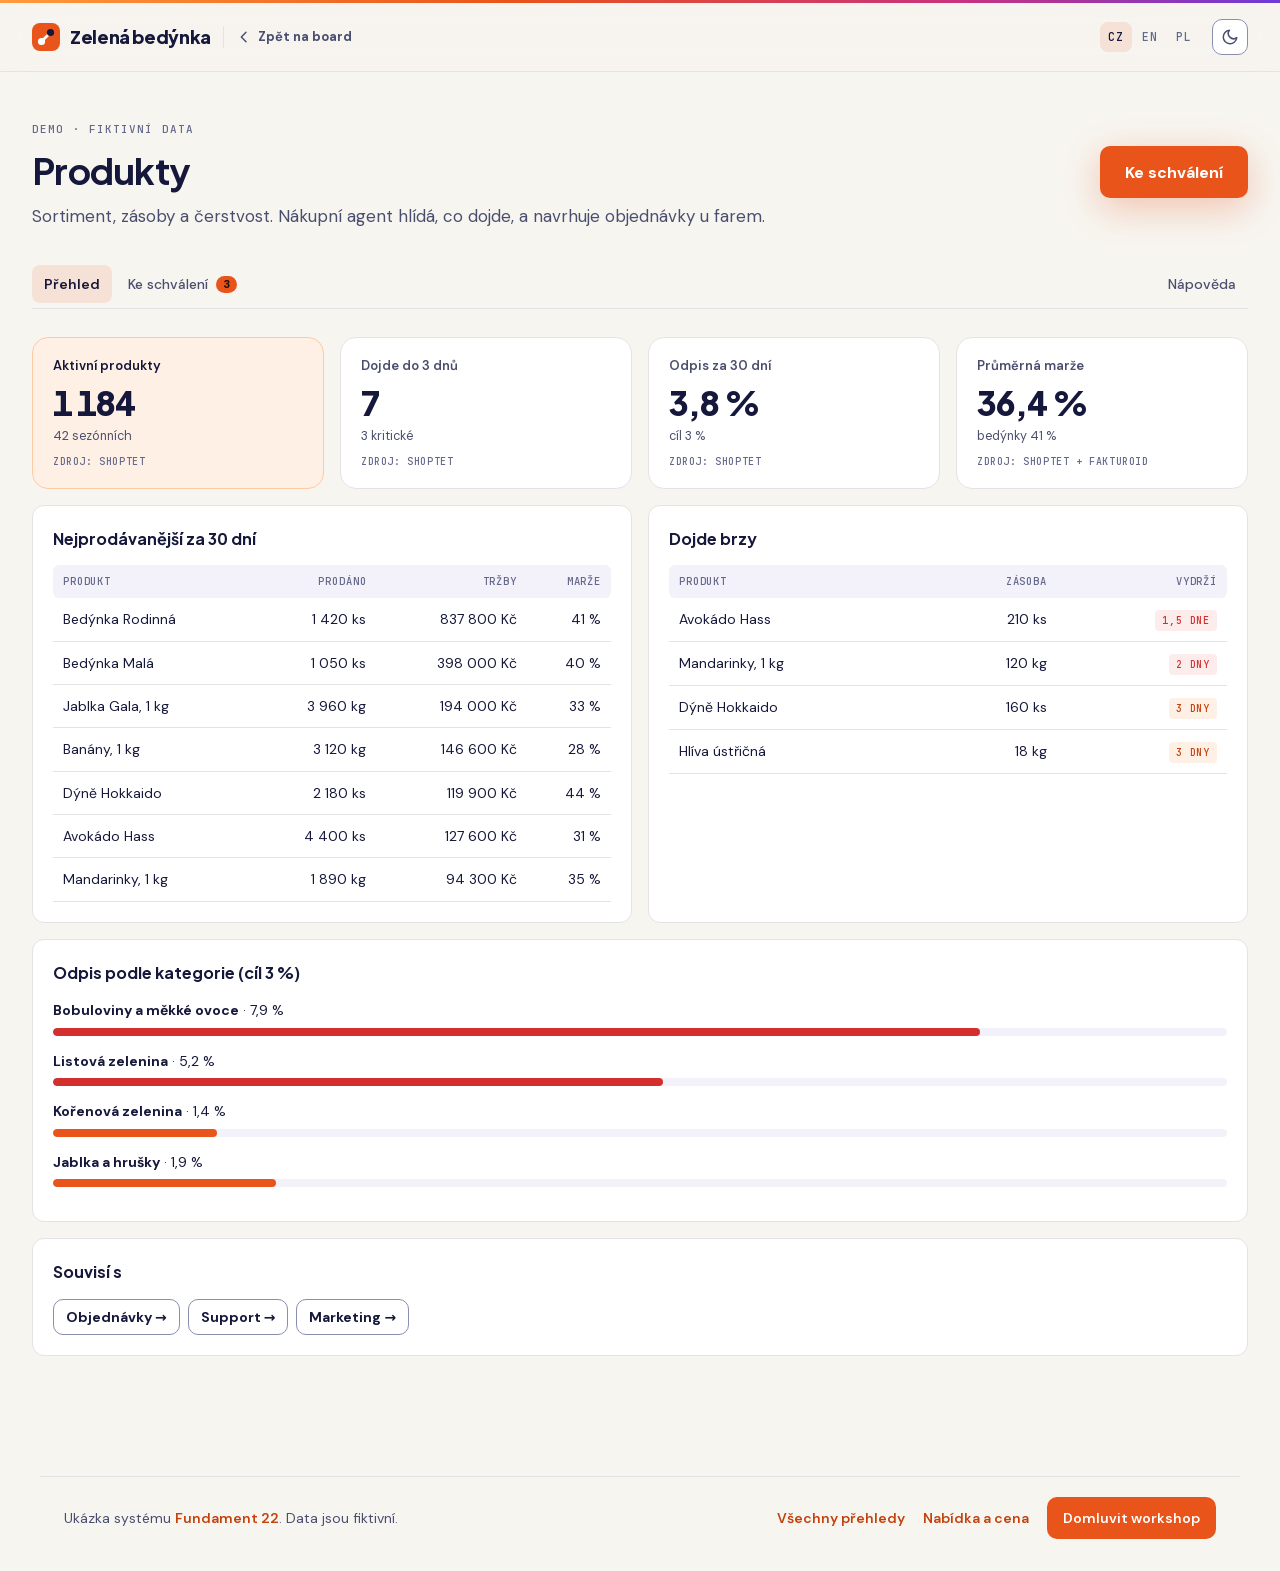
<file: demo/produkty/index.html>
<!DOCTYPE html>
<html lang="cs">
<head>
<meta charset="utf-8">
<meta name="viewport" content="width=device-width,initial-scale=1">
<title>Produkty — ukázkový přehled e-shopu | Fundament 22</title>
<meta name="description" content="Sortiment, zásoby a čerstvost. Nákupní agent hlídá, co dojde, a navrhuje objednávky u farem. Ukázka s fiktivními daty e-shopu Zelená bedýnka: přehled, který čtou lidé i AI agenti, s frontou návrhů ke schválení.">
<meta name="robots" content="noindex, nofollow">
<link rel="canonical" href="https://adamku8.github.io/fundament22/demo/produkty/">
<meta property="og:type" content="website">
<meta property="og:locale" content="cs_CZ">
<meta property="og:site_name" content="Fundament 22">
<meta property="og:title" content="Produkty — ukázkový přehled e-shopu | Fundament 22">
<meta property="og:description" content="Sortiment, zásoby a čerstvost. Nákupní agent hlídá, co dojde, a navrhuje objednávky u farem. Ukázka s fiktivními daty e-shopu Zelená bedýnka: přehled, který čtou lidé i AI agenti, s frontou návrhů ke schválení.">
<meta property="og:url" content="https://adamku8.github.io/fundament22/demo/produkty/">
<meta property="og:image" content="https://adamku8.github.io/fundament22/assets/og-demo.png">
<meta property="og:image:width" content="1200">
<meta property="og:image:height" content="630">
<meta name="twitter:card" content="summary_large_image">
<link rel="icon" href="../../assets/favicon.svg" type="image/svg+xml">
<link rel="apple-touch-icon" href="../../assets/apple-touch-icon.png">
<link rel="stylesheet" href="../../assets/fonts.css">
<script type="application/ld+json">{"@context": "https://schema.org", "@graph": [{"@type": "WebPage", "name": "Produkty — ukázkový přehled e-shopu | Fundament 22", "description": "Sortiment, zásoby a čerstvost. Nákupní agent hlídá, co dojde, a navrhuje objednávky u farem. Ukázka s fiktivními daty e-shopu Zelená bedýnka: přehled, který čtou lidé i AI agenti, s frontou návrhů ke schválení.", "url": "https://adamku8.github.io/fundament22/demo/produkty/", "inLanguage": "cs", "isPartOf": {"@type": "WebSite", "name": "Fundament 22", "url": "https://adamku8.github.io/fundament22/"}}, {"@type": "BreadcrumbList", "itemListElement": [{"@type": "ListItem", "position": 1, "name": "Fundament 22", "item": "https://adamku8.github.io/fundament22/"}, {"@type": "ListItem", "position": 2, "name": "Demo", "item": "https://adamku8.github.io/fundament22/demo/"}, {"@type": "ListItem", "position": 3, "name": "Produkty", "item": "https://adamku8.github.io/fundament22/demo/produkty/"}]}]}</script>
<script>(function(){try{var t=localStorage.getItem("board-theme");
if(t!=="light"&&t!=="dark")t=matchMedia("(prefers-color-scheme: dark)").matches?"dark":"light";
document.documentElement.dataset.theme=t;}catch(e){}})();</script>
<style>
:root{--font:"DM Sans",system-ui,-apple-system,sans-serif;--font-display:"Plus Jakarta Sans","DM Sans",system-ui,sans-serif;--font-mono:"JetBrains Mono",ui-monospace,monospace;
  --bg:#f7f5f0;--surface:#fff;--surface-2:#f3f1fa;--ink:#15183a;--ink-2:#4a4e6e;--ink-3:#64688a;--line:#e4e2e6;--field-line:#8a8fae;--link:#c2410c;--accent:#e8541a;--accent-hover:#c2410c;--accent-ink:#fff;--accent-soft:#fff0e6;--accent-line:#ffc9a3;--accent-tint:#e8541a1f;--violet-soft:#efeafd;--success-soft:#e6f8f0;--blue-soft:#e8f0fe;--magenta-soft:#fbe9f2;--tile-shadow:0 18px 50px rgba(21,24,58,.10);--hover:#15183a0f;--count-ink:#1a0e05;--inverse:#15183a;--on-inverse:#fff;--magenta:#c8327e;--violet:#6d3bd6;--blue:#2f7bf0;--success:#127552;--danger:#d32f2f;--danger-ink:#fff;--danger-bg:#fdecec;--soft:#fff0e6;--seg-shadow:0 1px 3px rgba(21,24,58,.14);--cta-shadow:0 10px 36px rgba(232,84,26,.3);--modal-shadow:0 30px 80px rgba(21,24,58,.2);color-scheme:light;--r-btn:10px}
@media (prefers-color-scheme:dark){:root:not([data-theme="light"]){--bg:#10143a;--surface:#15183a;--surface-2:#232646;--ink:#f3f1fa;--ink-2:#c9cce6;--ink-3:#8e93ba;--line:#313452;--field-line:#6b6f9a;--link:#ffb25c;--accent:#ff6a2a;--accent-hover:#ff9a3d;--accent-ink:#1a0e05;--accent-soft:#3a2d3a;--accent-line:#6b3b2c;--accent-tint:#ff7a2f24;--violet-soft:#2a2556;--success-soft:#173a3a;--blue-soft:#1d2a55;--magenta-soft:#3a1c34;--tile-shadow:0 18px 50px rgba(0,0,0,.35);--hover:#ffffff0f;--count-ink:#1a0e05;--inverse:#f3f1fa;--on-inverse:#15183a;--magenta:#e0407e;--violet:#a98bfa;--blue:#659df2;--success:#3ddc97;--danger:#f87171;--danger-ink:#15183a;--danger-bg:#3a1c2a;--soft:#3a2d3a;--seg-shadow:0 1px 3px #0007;--cta-shadow:0 10px 40px rgba(255,106,42,.35);--modal-shadow:0 30px 80px #0008;color-scheme:dark}}
:root[data-theme="dark"]{--bg:#10143a;--surface:#15183a;--surface-2:#232646;--ink:#f3f1fa;--ink-2:#c9cce6;--ink-3:#8e93ba;--line:#313452;--field-line:#6b6f9a;--link:#ffb25c;--accent:#ff6a2a;--accent-hover:#ff9a3d;--accent-ink:#1a0e05;--accent-soft:#3a2d3a;--accent-line:#6b3b2c;--accent-tint:#ff7a2f24;--violet-soft:#2a2556;--success-soft:#173a3a;--blue-soft:#1d2a55;--magenta-soft:#3a1c34;--tile-shadow:0 18px 50px rgba(0,0,0,.35);--hover:#ffffff0f;--count-ink:#1a0e05;--inverse:#f3f1fa;--on-inverse:#15183a;--magenta:#e0407e;--violet:#a98bfa;--blue:#659df2;--success:#3ddc97;--danger:#f87171;--danger-ink:#15183a;--danger-bg:#3a1c2a;--soft:#3a2d3a;--seg-shadow:0 1px 3px #0007;--cta-shadow:0 10px 40px rgba(255,106,42,.35);--modal-shadow:0 30px 80px #0008;color-scheme:dark}
*,*::before,*::after{box-sizing:border-box}
body{margin:0;background:var(--bg);color:var(--ink);font:15px/1.6 var(--font);font-variant-numeric:tabular-nums;-webkit-font-smoothing:antialiased}
button,input,select{font:inherit;color:inherit}button{cursor:pointer}
:focus-visible{outline:2px solid var(--link);outline-offset:2px}[hidden]{display:none!important}
/* HLAVIČKA (neměnit) – značkový proužek, logo AI Firma, Zpět, CZ/EN/PL, režim */
.top{position:sticky;top:0;z-index:20;background:color-mix(in srgb,var(--bg) 82%,transparent);-webkit-backdrop-filter:blur(14px);backdrop-filter:blur(14px);border-bottom:1px solid var(--line)}
.strip{height:3px;background:linear-gradient(90deg,#ff9a3d,var(--accent) 40%,var(--magenta) 75%,var(--violet))}
.logo-word{font-family:var(--font-display);font-weight:800;font-size:18px;letter-spacing:-.02em;margin-left:10px;white-space:nowrap}
.mark-a{fill:var(--accent)}.mark-b{fill:var(--inverse)}.mark-c{fill:var(--surface)}
.top-in{max-width:1440px;margin:0 auto;padding:10px 32px;display:flex;align-items:center;gap:12px;min-height:68px;flex-wrap:wrap}
.logo{display:flex;align-items:center;flex:none;color:var(--ink)}.logo svg{height:28px;width:28px;display:block}
.sep{width:1px;height:22px;background:var(--line);flex:none}
.back{display:inline-flex;align-items:center;gap:6px;color:var(--ink-2);text-decoration:none;font-size:13px;font-weight:700;white-space:nowrap}
.back:hover{color:var(--link)}.back svg{width:16px;height:16px}
.spacer{flex:1}
.lang-seg{display:flex;gap:2px}
.lang-seg button{border:none;background:transparent;font-family:var(--font-mono);font-size:11.5px;font-weight:500;letter-spacing:.08em;color:var(--ink-3);padding:6px 8px;border-radius:8px}
.lang-seg button:hover{background:var(--hover);color:var(--ink)}
.lang-seg button[aria-pressed="true"]{background:var(--accent-tint);color:var(--ink)}
.icon-btn{width:36px;height:36px;display:grid;place-items:center;border-radius:var(--r-btn);border:1px solid var(--field-line);background:var(--surface);color:var(--ink-2);flex:none}
.icon-btn:hover{color:var(--ink);border-color:var(--ink-2)}.icon-btn svg{width:18px;height:18px}
/* TITULEK + CTA */
.wrap{max-width:1440px;margin:0 auto;padding:0 32px 64px}
.head{display:flex;align-items:center;justify-content:space-between;gap:24px;flex-wrap:wrap;padding:44px 0 32px}
.titles{min-width:0;flex:1 1 420px}
h1{font-family:var(--font-display);font-size:36px;line-height:1.22;font-weight:700;letter-spacing:-.02em;margin:0}
.subtitle{margin:10px 0 0;font-size:17px;line-height:1.55;color:var(--ink-2)}
.ctas{display:flex;gap:12px;flex-wrap:wrap;align-items:center}
.btn{display:inline-flex;align-items:center;justify-content:center;gap:8px;border-radius:var(--r-btn);border:1px solid transparent;font-weight:700;font-size:15px;padding:10px 18px;min-height:44px;background:none;transition:background-color .15s}
.btn svg{width:18px;height:18px;flex:none}
.btn.sm{min-height:36px;padding:6px 12px;font-size:14px}.btn.lg{min-height:52px;padding:12px 24px;font-size:16px}
.btn.primary{background:var(--accent);color:var(--accent-ink)}.btn.primary.lg{box-shadow:var(--cta-shadow)}.btn.primary:hover{background:var(--accent-hover)}
.btn.secondary{background:var(--inverse);color:var(--on-inverse)}.btn.secondary:hover{opacity:.88}
.btn.outline{border-color:var(--field-line);color:var(--ink);background:var(--surface)}.btn.outline:hover{background:var(--surface-2)}
.btn.ghost{color:var(--ink-2)}.btn.ghost:hover{background:var(--surface-2);color:var(--ink)}
.btn.danger{background:var(--danger);color:var(--danger-ink)}.btn:disabled{opacity:.5;cursor:not-allowed}
/* MENU – lišta odkazů na vlasové lince, 48 px, položky vlevo, .nav-right doprava, aktivní = oranžový nádech */
.nav{display:flex;width:100%;height:48px;align-items:center;justify-content:flex-start;gap:4px;margin-bottom:28px;border-bottom:1px solid var(--line);overflow-x:auto}
.nav button{display:inline-flex;align-items:center;gap:8px;height:38px;padding:0 12px;border:none;background:transparent;font-size:14px;font-weight:500;color:var(--ink-2);border-radius:8px;white-space:nowrap;transition:background-color .15s,color .15s}
.nav button:hover{background:var(--hover);color:var(--ink)}
.nav button[aria-current="page"]{background:var(--accent-tint);color:var(--ink);font-weight:600}
.nav .nav-right{margin-left:auto}
.count{font-size:11px;font-weight:700;line-height:1.5;background:var(--accent);color:var(--count-ink);border-radius:999px;padding:0 7px;min-width:20px;text-align:center}
/* KARTY, KPI, TABULKY */
.card{background:var(--surface);border:1px solid var(--line);border-radius:12px;padding:20px;margin-bottom:16px}
.card h2{font-family:var(--font-display);font-size:16px;font-weight:700;margin:0 0 14px}
.kpis{display:grid;grid-template-columns:repeat(auto-fit,minmax(190px,1fr));gap:16px;margin-bottom:16px}
.kpi{background:var(--surface);border:1px solid var(--line);border-radius:16px;padding:18px 20px}
.kpi.accent{background:var(--accent-soft);border-color:var(--accent-line)}
.kpi-l{font-size:13px;font-weight:600;color:var(--ink-2)}.kpi.accent .kpi-l{color:var(--ink)}
.kpi-v{font-family:var(--font-display);font-size:34px;line-height:1.15;font-weight:800;letter-spacing:-.03em;margin:6px 0 4px}
.kpi-s{font-size:12.5px;color:var(--ink-2)}
.tbl-wrap{overflow-x:auto}
table{border-collapse:collapse;width:100%;font-size:14px}
th{text-align:left;font-family:var(--font-mono);font-weight:500;letter-spacing:.08em;text-transform:uppercase;color:var(--ink-3);font-size:10.5px;padding:8px 10px;background:var(--surface-2);white-space:nowrap}
th:first-child{border-radius:6px 0 0 6px}th:last-child{border-radius:0 6px 6px 0}
td{padding:10px;border-bottom:1px solid var(--line)}td.num,th.num{text-align:right;white-space:nowrap}
.muted{color:var(--ink-2)}
.meter{margin-bottom:14px}.meter-h{display:flex;justify-content:space-between;font-size:14px;margin-bottom:6px}
.meter-h b{font-weight:700}.track{height:8px;background:var(--surface-2);border-radius:4px;overflow:hidden}
.fill{height:100%;border-radius:4px;background:var(--accent)}.fill.warn{background:var(--danger)}
.bars{display:flex;align-items:flex-end;gap:4px;height:140px;padding-top:8px}
.bars div{flex:1;background:var(--accent);border-radius:3px 3px 0 0;min-height:2px}
/* NASTAVENÍ – svislý seznam jako postranní panel chatu: mono nadpisy skupin, aktivní řádek s oranžovým nádechem */
.settings{display:grid;grid-template-columns:232px minmax(0,1fr);gap:24px;align-items:start}
.smenu{position:sticky;top:84px;display:flex;flex-direction:column;gap:4px;padding-right:16px;border-right:1px solid var(--line)}
.smenu-sec{display:flex;flex-direction:column;gap:2px}.smenu-sec+.smenu-sec{margin-top:12px}
.smenu-h{font-family:var(--font-mono);font-size:11px;font-weight:500;letter-spacing:.1em;text-transform:uppercase;color:var(--ink-3);padding:0 10px 8px}
.smenu button{display:flex;align-items:center;justify-content:space-between;gap:8px;width:100%;text-align:left;border:0;background:none;padding:8px 10px;border-radius:8px;font-size:14px;font-weight:500;color:var(--ink-2);transition:background-color .15s,color .15s}
.smenu button:hover{background:var(--hover);color:var(--ink)}
.smenu button[aria-current="page"]{background:var(--accent-tint);color:var(--ink);font-weight:600}
.toast{position:fixed;left:50%;bottom:20px;transform:translateX(-50%);background:var(--inverse);color:var(--on-inverse);box-shadow:var(--modal-shadow);padding:12px 18px;border-radius:var(--r-btn);font-size:14px;font-weight:500;z-index:60;max-width:90vw}
@media (max-width:900px){.top-in,.wrap{padding-left:16px;padding-right:16px}}
@media (max-width:760px){.settings{grid-template-columns:1fr}.smenu{position:static;flex-direction:row;flex-wrap:wrap;gap:8px;padding:0 0 12px;border-right:0;border-bottom:1px solid var(--line)}.smenu-sec{flex-direction:row;flex-wrap:wrap}.smenu-sec+.smenu-sec{margin-top:0}.smenu-h{display:none}.smenu button{width:auto}}
@media (max-width:640px){h1{font-size:28px}.ctas{width:100%}.ctas .btn{flex:1}}
@media (prefers-reduced-motion:reduce){*{transition:none!important;animation:none!important}}

.badge{font-family:var(--font-mono);font-size:10px;font-weight:500;letter-spacing:.08em;text-transform:uppercase;padding:3px 7px;border-radius:4px;background:var(--surface-2);color:var(--ink-2);white-space:nowrap;display:inline-block;line-height:1.5}
.eyebrow{display:inline-block;font-family:var(--font-mono);font-size:11px;font-weight:500;letter-spacing:.1em;text-transform:uppercase;color:var(--ink-3);margin-bottom:10px}
.cols{display:grid;grid-template-columns:repeat(auto-fit,minmax(380px,1fr));gap:16px;margin-bottom:0}
.cols>.card{margin-bottom:16px}
.badge.ok{background:var(--success-soft);color:var(--success)}.badge.warn{background:var(--accent-soft);color:var(--link)}.badge.bad{background:var(--danger-bg);color:var(--danger)}
.axis{display:flex;justify-content:space-between;font-family:var(--font-mono);font-size:10.5px;letter-spacing:.06em;color:var(--ink-3);margin-top:6px}
.alist{display:flex;flex-direction:column}.arow{display:flex;gap:12px;align-items:flex-start;padding:12px 0;border-bottom:1px solid var(--line)}.arow:last-child{border-bottom:0}
.arow .txt{flex:1;font-size:14px}.arow a{color:var(--link);font-size:13px;font-weight:600;text-decoration:none;white-space:nowrap}.arow a:hover{text-decoration:underline}
.appr{display:flex;gap:16px;align-items:center;flex-wrap:wrap;padding:16px 0;border-bottom:1px solid var(--line)}.appr:last-child{border-bottom:0}
.appr .body{flex:1 1 320px;min-width:0}.appr .txt{font-size:15px;margin:6px 0 2px}.appr .src{font-size:12.5px;color:var(--ink-3)}.appr .acts{display:flex;gap:8px}
.appr.done .txt{color:var(--ink-2)}.appr.done .acts{display:none}.appr .res{font-size:13px;color:var(--success);margin-top:6px}
.kpi-src{font-family:var(--font-mono);font-size:10px;font-weight:500;letter-spacing:.06em;text-transform:uppercase;color:var(--ink-3);margin-top:8px}
.card>.kpis{margin-bottom:0}.card>.note{margin:14px 0 0;font-size:13px;color:var(--ink-2)}
.tl{display:flex;flex-direction:column}.tl-row{display:grid;grid-template-columns:56px 170px minmax(0,1fr) auto;gap:12px;align-items:baseline;padding:11px 0;border-bottom:1px solid var(--line)}.tl-row:last-child{border-bottom:0}
.tl-time{font-family:var(--font-mono);font-size:12px;color:var(--ink-3)}.tl-txt{font-size:14px}.tl-src{font-family:var(--font-mono);font-size:10px;letter-spacing:.06em;text-transform:uppercase;color:var(--ink-3);white-space:nowrap}
@media (max-width:760px){.tl-row{grid-template-columns:56px minmax(0,1fr)}.tl-txt,.tl-src{grid-column:2}}
.lnk{color:var(--link);text-decoration:none;font-weight:600}.lnk:hover{text-decoration:underline}
.rel{display:flex;gap:8px;flex-wrap:wrap}.rel a.btn{text-decoration:none}
.text p{margin:0 0 10px;font-size:15px;max-width:72ch}.text p:last-child{margin:0}
@media (max-width:640px){.cols{grid-template-columns:1fr}}

/* --- web Fundament 22: úpravy proti verzi v Claude --- */
#nav button[data-view="settings"],#nav button[data-view="favs"]{display:none}
.f22-bar{margin:40px auto 0;max-width:1200px;padding:20px 24px 32px;display:flex;flex-wrap:wrap;gap:12px 20px;align-items:center;justify-content:space-between;border-top:1px solid var(--line);font-size:14px;color:var(--ink-2)}
.f22-bar a{color:var(--link);font-weight:600;text-decoration:none}.f22-bar a:hover{text-decoration:underline}
.f22-bar .f22-cta{background:var(--accent);color:var(--accent-ink);padding:10px 16px;border-radius:10px}
.f22-bar nav{display:flex;flex-wrap:wrap;gap:8px 18px;align-items:center}
</style>

</head>
<body>
<header class="top"><div class="strip"></div><div class="top-in">
  <span class="logo" role="img" aria-label="Zelená bedýnka"><svg viewBox="0 0 28 28" aria-hidden="true"><rect class="mark-a" width="28" height="28" rx="8"/><path d="M9.5 18.5L18.5 9.5" stroke="var(--surface)" stroke-width="2.6" stroke-linecap="round"/><circle class="mark-c" cx="9.5" cy="18.5" r="3.6"/><circle class="mark-b" cx="18.5" cy="9.5" r="3.6"/></svg><span class="logo-word">Zelená bedýnka</span></span>
  <span class="sep"></span>
  <a class="back" href="https://adamku8.github.io/fundament22/demo/" target="_top" rel="noopener">
    <svg viewBox="0 0 24 24" fill="none" stroke="currentColor" stroke-width="2.2" stroke-linecap="round" stroke-linejoin="round"><path d="M15 5l-7 7 7 7"/></svg>
    <span data-t="Zpět na board">Zpět na board</span></a>
  <span class="spacer"></span>
  <div class="lang-seg" id="lang" role="group" aria-label="Jazyk">
    <button type="button" data-lang="cs">CZ</button><button type="button" data-lang="en">EN</button><button type="button" data-lang="pl">PL</button></div>
  <button class="icon-btn" id="theme" type="button"></button>
</div></header>

<div class="wrap">
  <div class="head">
    <div class="titles"><span class="eyebrow" data-t="DEMO · FIKTIVNÍ DATA">DEMO · FIKTIVNÍ DATA</span>
    <h1 data-t="Produkty">Produkty</h1>
      <p class="subtitle" data-t="Sortiment, zásoby a čerstvost. Nákupní agent hlídá, co dojde, a navrhuje objednávky u farem.">Sortiment, zásoby a čerstvost. Nákupní agent hlídá, co dojde, a navrhuje objednávky u farem.</p></div>
    <div class="ctas"><!-- hlavní CTA, max 2; vynech celý div, pokud nejsou -->
      <button class="btn primary lg" id="ctaMain" type="button"><span data-t="Ke schválení">Ke schválení</span></button>
    </div>
  </div>
  <nav class="nav" id="nav" aria-label="Sekce">
    <button data-view="home" aria-current="page" data-t="Přehled">Přehled</button>
    <button data-view="approvals"><span data-t="Ke schválení">Ke schválení</span><span class="count" id="apCount"></span></button>
    <button data-view="settings" data-t="Nastavení">Nastavení</button>
    <button data-view="help" class="nav-right" data-t="Nápověda">Nápověda</button>
  </nav>
  <main id="view"><div class="kpis"><div class="kpi accent"><div class="kpi-l">Aktivní produkty</div><div class="kpi-v">1&nbsp;184</div><div class="kpi-s">42 sezónních</div><div class="kpi-src">zdroj: Shoptet</div></div><div class="kpi"><div class="kpi-l">Dojde do 3 dnů</div><div class="kpi-v">7</div><div class="kpi-s">3 kritické</div><div class="kpi-src">zdroj: Shoptet</div></div><div class="kpi"><div class="kpi-l">Odpis za 30 dní</div><div class="kpi-v">3,8&nbsp;%</div><div class="kpi-s">cíl 3 %</div><div class="kpi-src">zdroj: Shoptet</div></div><div class="kpi"><div class="kpi-l">Průměrná marže</div><div class="kpi-v">36,4&nbsp;%</div><div class="kpi-s">bedýnky 41 %</div><div class="kpi-src">zdroj: Shoptet + Fakturoid</div></div></div><div class="cols"><div class="card"><h2>Nejprodávanější za 30 dní</h2><div class="tbl-wrap"><table><thead><tr><th>Produkt</th><th class="num">Prodáno</th><th class="num">Tržby</th><th class="num">Marže</th></tr></thead><tbody><tr><td>Bedýnka Rodinná</td><td class="num">1&nbsp;420&nbsp;ks</td><td class="num">837&nbsp;800&nbsp;Kč</td><td class="num">41&nbsp;%</td></tr><tr><td>Bedýnka Malá</td><td class="num">1&nbsp;050&nbsp;ks</td><td class="num">398&nbsp;000&nbsp;Kč</td><td class="num">40&nbsp;%</td></tr><tr><td>Jablka Gala, 1 kg</td><td class="num">3&nbsp;960&nbsp;kg</td><td class="num">194&nbsp;000&nbsp;Kč</td><td class="num">33&nbsp;%</td></tr><tr><td>Banány, 1 kg</td><td class="num">3&nbsp;120&nbsp;kg</td><td class="num">146&nbsp;600&nbsp;Kč</td><td class="num">28&nbsp;%</td></tr><tr><td>Dýně Hokkaido</td><td class="num">2&nbsp;180&nbsp;ks</td><td class="num">119&nbsp;900&nbsp;Kč</td><td class="num">44&nbsp;%</td></tr><tr><td>Avokádo Hass</td><td class="num">4&nbsp;400&nbsp;ks</td><td class="num">127&nbsp;600&nbsp;Kč</td><td class="num">31&nbsp;%</td></tr><tr><td>Mandarinky, 1 kg</td><td class="num">1&nbsp;890&nbsp;kg</td><td class="num">94&nbsp;300&nbsp;Kč</td><td class="num">35&nbsp;%</td></tr></tbody></table></div></div><div class="card"><h2>Dojde brzy</h2><div class="tbl-wrap"><table><thead><tr><th>Produkt</th><th class="num">Zásoba</th><th class="num">Vydrží</th></tr></thead><tbody><tr><td>Avokádo Hass</td><td class="num">210&nbsp;ks</td><td class="num"><span class="badge bad">1,5 DNE</span></td></tr><tr><td>Mandarinky, 1 kg</td><td class="num">120&nbsp;kg</td><td class="num"><span class="badge bad">2 DNY</span></td></tr><tr><td>Dýně Hokkaido</td><td class="num">160&nbsp;ks</td><td class="num"><span class="badge warn">3 DNY</span></td></tr><tr><td>Hlíva ústřičná</td><td class="num">18&nbsp;kg</td><td class="num"><span class="badge warn">3 DNY</span></td></tr></tbody></table></div></div></div><div class="card"><h2>Odpis podle kategorie (cíl 3 %)</h2><div class="meter"><div class="meter-h"><span><b>Bobuloviny a měkké ovoce</b> · 7,9 %</span><span></span></div><div class="track"><div class="fill warn" style="width: 79%;"></div></div></div><div class="meter"><div class="meter-h"><span><b>Listová zelenina</b> · 5,2 %</span><span></span></div><div class="track"><div class="fill warn" style="width: 52%;"></div></div></div><div class="meter"><div class="meter-h"><span><b>Kořenová zelenina</b> · 1,4 %</span><span></span></div><div class="track"><div class="fill" style="width: 14%;"></div></div></div><div class="meter"><div class="meter-h"><span><b>Jablka a hrušky</b> · 1,9 %</span><span></span></div><div class="track"><div class="fill" style="width: 19%;"></div></div></div></div><div class="card"><h2>Souvisí s</h2><div class="rel"><a class="btn outline sm" href="https://adamku8.github.io/fundament22/demo/objednavky/" target="_top" rel="noopener">Objednávky →</a><a class="btn outline sm" href="https://adamku8.github.io/fundament22/demo/support/" target="_top" rel="noopener">Support →</a><a class="btn outline sm" href="https://adamku8.github.io/fundament22/demo/marketing/" target="_top" rel="noopener">Marketing →</a></div></div></main>
</div>

<footer class="f22-bar"><span>Ukázka systému <a href="../../">Fundament 22</a>. Data jsou fiktivní.</span><nav aria-label="Fundament 22"><a href="../">Všechny přehledy</a><a href="../../#cena">Nabídka a cena</a><a class="f22-cta" href="https://calendar.app.google/v39ka3uchSRSSG2AA" rel="noopener">Domluvit workshop</a></nav></footer>
<script>
(function(){"use strict";
const $=s=>document.querySelector(s);
const el=(tag,attrs,...kids)=>{const e=document.createElement(tag);if(attrs)for(const[k,v]of Object.entries(attrs)){if(v==null||v===false)continue;if(k==='class')e.className=v;else if(k==='text')e.textContent=v;else if(k==='style')e.style.cssText=v;else if(k.startsWith('on'))e.addEventListener(k.slice(2),v);else e.setAttribute(k,v===true?'':v)}for(const c of kids.flat()){if(c==null||c===false)continue;e.append(c.nodeType?c:document.createTextNode(String(c)))}return e};

/* ---------- i18n: klíč = český text, hodnota = [EN, PL] ---------- */
const LANGS=['cs','en','pl'];
let LANG=(()=>{try{const l=localStorage.getItem('board-lang');return LANGS.includes(l)?l:'cs'}catch(e){return 'cs'}})();
const D={
 'Zpět na board':['Back to board','Powrót do tablicy'],'Přehled':['Overview','Przegląd'],'Nastavení':['Settings','Ustawienia'],'Nápověda':['Help','Pomoc'],
 'Přepnout na světlý režim':['Switch to light mode','Przełącz na tryb jasny'],'Přepnout na tmavý režim':['Switch to dark mode','Przełącz na tryb ciemny'],
 'Statistiky':['Statistics','Statystyki'],'Návštěvnost':['Traffic','Odwiedziny'],'Využití databáze a úložiště':['Database & storage usage','Wykorzystanie bazy i magazynu'],
 'Návštěv za 30 dní':['Visits in 30 days','Wizyty w 30 dni'],'Unikátních uživatelů':['Unique users','Unikalni użytkownicy'],'Dnes':['Today','Dziś'],
 'Návštěvy po dnech':['Visits per day','Wizyty dziennie'],'Nejaktivnější uživatelé':['Most active users','Najaktywniejsi użytkownicy'],'Uživatel':['User','Użytkownik'],'Návštěv':['Visits','Wizyt'],'Naposledy':['Last seen','Ostatnio'],
 'Databáze':['Database','Baza danych'],'dokumentů':['documents','dokumentów'],'Úložiště souborů':['File storage','Magazyn plików'],'souborů':['files','plików'],
 'Statistiky vidí jen admini.':['Only admins can see statistics.','Statystyki widzą tylko administratorzy.'],'Žádná data.':['No data.','Brak danych.'],'Načítám…':['Loading…','Wczytywanie…'],
 'Úložiště je plné.':['Storage is full.','Magazyn jest pełny.'],'Neznámý':['Unknown','Nieznany'],
 "Ke schválení":["For approval", "Do zatwierdzenia"],
 "Schválit":["Approve", "Zatwierdź"],
 "Upravit":["Edit", "Edytuj"],
 "Schváleno":["Approved", "Zatwierdzono"],
 "Demo: ve skutečném provozu se schválení propíše do Slacku a do mozku firmy.":["Demo: in real use, the approval goes to Slack and the company brain.", "Demo: w realnym użyciu zatwierdzenie trafi do Slacka i do mózgu firmy."],
 "Demo: tady byste návrh upravili v chatu s Claude.":["Demo: you would edit the proposal in a Claude chat.", "Demo: tutaj edytowalibyście propozycję w czacie z Claude."],
 "Zdroj":["Source", "Źródło"],
 "Otevřít":["Open", "Otwórz"],
 "DEMO · FIKTIVNÍ DATA":["DEMO · FICTIONAL DATA", "DEMO · DANE FIKCYJNE"],
 "Všechno je vyřízené.":["All done.", "Wszystko załatwione."],
 "Data: Shoptet, Fakturoid, Pipedrive, Freshdesk, Ecomail, Google Ads, Meta, Slack. Stav k 18. 11. 2026.":["Data: Shoptet, Fakturoid, Pipedrive, Freshdesk, Ecomail, Google Ads, Meta, Slack. As of 18 Nov 2026.", "Dane: Shoptet, Fakturoid, Pipedrive, Freshdesk, Ecomail, Google Ads, Meta, Slack. Stan na 18.11.2026."],
 "Jak to funguje":["How it works", "Jak to działa"],
 "Agenti každé ráno načtou data z napojených nástrojů, zapíšou je do firemního mozku a připraví návrhy. Člověk je schválí – tady, ve Slacku nebo v chatu s Claude.":["Every morning the agents read data from connected tools, write it into the company brain and prepare proposals. A person approves them – here, in Slack or in a Claude chat.", "Każdego ranka agenci czytają dane z podłączonych narzędzi, zapisują je w mózgu firmy i przygotowują propozycje. Człowiek je zatwierdza – tutaj, na Slacku lub w czacie z Claude."],
 "Tohle je demo s fiktivními daty e-shopu Zelená bedýnka. Stejný systém provozujeme u sebe a nasadíme ho i u vás.":["This is a demo with fictional data of the Zelená bedýnka e-shop. We run the same system ourselves and can deploy it for you.", "To demo z fikcyjnymi danymi e-sklepu Zelená bedýnka. Ten sam system prowadzimy u siebie i wdrożymy go u was."],
 "Omezení":["Limitations", "Ograniczenia"],
 "Kapacita databáze je odhad. Návštěvnost zachytí jen úroveň Contributor a výš. Statistiky vidí jen admini. Plné úložiště se hlásí „Úložiště je plné.“":["Database capacity is an estimate. Traffic only captures Contributor level and up. Only admins see statistics. A full storage reports “Storage is full.”", "Pojemność bazy to szacunek. Ruch rejestruje tylko poziom Contributor i wyżej. Statystyki widzą tylko administratorzy. Pełny magazyn zgłasza „Magazyn jest pełny.”"],
 "Souvisí s":["Related", "Powiązane"],
 "Zapsáno do mozku → rozhodnuti.md":["Written to the brain → rozhodnuti.md", "Zapisano w mózgu → rozhodnuti.md"],
 "Oznámeno ve Slacku v":["Announced in Slack in", "Ogłoszono na Slacku w"],
 "Další krok provede agent v nástroji":["The agent takes the next step in", "Kolejny krok agent wykona w narzędziu"],
 "zdroj":["source", "źródło"],
 "Přehled firmy":["Company overview", "Przegląd firmy"],
 "Jak je na tom firma dnes. Čísla napříč odděleními, co hoří a kde čeká schválení. Pro celý tým, každé ráno.":["How the company is doing today. Numbers across departments, what is on fire and what awaits approval. For the whole team, every morning.", "Jak firma radzi sobie dziś. Liczby ze wszystkich działów, co się pali i co czeka na zatwierdzenie. Dla całego zespołu, każdego ranka."],
 "Dnešní stav celé firmy pro celý tým: čísla, co hoří, co čeká na schválení.":["Today's state of the whole company for the whole team: numbers, fires, approvals.", "Dzisiejszy stan całej firmy dla całego zespołu: liczby, problemy, zatwierdzenia."],
 "Tržby včera":["Revenue yesterday", "Przychód wczoraj"],
 "−4,5 % vs. minulý týden":["−4.5% vs. last week", "−4,5 % vs. poprzedni tydzień"],
 "Objednávky včera":["Orders yesterday", "Zamówienia wczoraj"],
 "−7,6 % vs. minulý týden":["−7.6% vs. last week", "−7,6 % vs. poprzedni tydzień"],
 "Hrubá marže MTD":["Gross margin MTD", "Marża brutto MTD"],
 "cíl 36 %":["target 36%", "cel 36%"],
 "Otevřené tikety":["Open tickets", "Otwarte zgłoszenia"],
 "5 starších než 24 h":["5 older than 24 h", "5 starszych niż 24 h"],
 "Co hoří":["What is on fire", "Co się pali"],
 "SKLAD":["STOCK", "MAGAZYN"],
 "Avokádo Hass dojde do 1,5 dne. Nákupní agent připravil objednávku.":["Hass avocado runs out in 1.5 days. The purchasing agent prepared an order.", "Awokado Hass skończy się za 1,5 dnia. Agent zakupowy przygotował zamówienie."],
 "FINANCE":["FINANCE", "FINANSE"],
 "3 B2B faktury po splatnosti, celkem 86 400 Kč.":["3 overdue B2B invoices, 86,400 CZK in total.", "3 przeterminowane faktury B2B, razem 86 400 CZK."],
 "SUPPORT":["SUPPORT", "WSPARCIE"],
 "Rajčata cherry: 9 reklamací za 3 dny, stejný dodavatel.":["Cherry tomatoes: 9 complaints in 3 days, same supplier.", "Pomidory koktajlowe: 9 reklamacji w 3 dni, ten sam dostawca."],
 "MARKETING":["MARKETING", "MARKETING"],
 "Google Ads: cena za nového zákazníka +22 % za týden.":["Google Ads: cost per new customer +22% this week.", "Google Ads: koszt nowego klienta +22% w tygodniu."],
 "Čeká na schválení":["Awaiting approval", "Czeka na zatwierdzenie"],
 "Oblast":["Area", "Obszar"],
 "Počet":["Count", "Liczba"],
 "Co se dělo v noci":["What happened overnight", "Co działo się w nocy"],
 "Přepočítal zásoby podle včerejších prodejů. Avokádo dojde do 1,5 dne, připravil objednávku.":["Recalculated stock from yesterday's sales. Avocado runs out in 1.5 days, prepared an order.", "Przeliczył zapasy według wczorajszej sprzedaży. Awokado skończy się za 1,5 dnia, przygotował zamówienie."],
 "Kurátor mozku":["Brain curator", "Kurator mózgu"],
 "Slack → Mozek":["Slack → Brain", "Slack → Mózg"],
 "Zapsal do mozku 3 věci ze včerejška: nový ceník Farmy Sever, pravidlo pro reklamace rajčat a rozhodnutí o slotech v Brně.":["Wrote 3 things from yesterday into the brain: Farma Sever's new price list, a rule for tomato complaints and the decision on Brno slots.", "Zapisał w mózgu 3 rzeczy z wczoraj: nowy cennik Farmy Sever, zasadę reklamacji pomidorów i decyzję o slotach w Brnie."],
 "Spároval 142 plateb s fakturami. 3 faktury jsou po splatnosti, připravil upomínky.":["Matched 142 payments to invoices. 3 invoices are overdue, prepared reminders.", "Sparował 142 płatności z fakturami. 3 faktury są po terminie, przygotował upomnienia."],
 "Roztřídil 14 nových tiketů a k 9 připravil odpověď. U jednoho neví, nechal ho na člověku.":["Triaged 14 new tickets and drafted replies to 9. Unsure about one, left it to a person.", "Posortował 14 nowych zgłoszeń i do 9 przygotował odpowiedź. Jednego nie wie, zostawił człowiekowi."],
 "Porovnal včerejší výdaje a tržby. Google Ads zdražil, navrhl přesun rozpočtu.":["Compared yesterday's spend and revenue. Google Ads got pricier, proposed a budget move.", "Porównał wczorajsze wydatki i przychody. Google Ads zdrożał, zaproponował przesunięcie budżetu."],
 "Připravil ranní souhrn pro #vedeni. 19 návrhů v 7 oblastech čeká na schválení.":["Prepared the morning summary for #vedeni. 19 proposals in 7 areas await approval.", "Przygotował poranne podsumowanie dla #vedeni. 19 propozycji w 7 obszarach czeka na zatwierdzenie."],
 "Tržby za 30 dní":["Revenue, last 30 days", "Przychód, ostatnie 30 dni"],
 "Provozní agent":["Operations agent", "Agent operacyjny"],
 "Ranní souhrn odeslat do #vedeni ve Slacku.":["Send the morning summary to #vedeni in Slack.", "Wysłać poranne podsumowanie do #vedeni na Slacku."],
 "Asistent CEO":["CEO assistant", "Asystent CEO"],
 "Přesunout páteční poradu na 9:30 – kolize s dodavatelem.":["Move Friday meeting to 9:30 – clash with a supplier.", "Przesunąć piątkowe spotkanie na 9:30 – kolizja z dostawcą."],
 "Objednávky":["Orders", "Zamówienia"],
 "Objednávky, rozvoz a expedice. Agent hlídá sloty a zpoždění.":["Orders, delivery and dispatch. The agent watches slots and delays.", "Zamówienia, dostawy i wysyłka. Agent pilnuje slotów i opóźnień."],
 "Objednávky po dnech, kapacita rozvozu, zpoždění.":["Orders per day, delivery capacity, delays.", "Zamówienia dziennie, pojemność dostaw, opóźnienia."],
 "Průměrný košík":["Average basket", "Średni koszyk"],
 "30 dní: 1 104 Kč":["30 days: 1,104 CZK", "30 dni: 1 104 CZK"],
 "Doručeno včas":["Delivered on time", "Dostarczono na czas"],
 "cíl 97 %":["target 97%", "cel 97%"],
 "Storna za 7 dní":["Cancellations, 7 days", "Anulacje, 7 dni"],
 "12 objednávek":["12 orders", "12 zamówień"],
 "Objednávky za 30 dní":["Orders, last 30 days", "Zamówienia, ostatnie 30 dni"],
 "Kapacita rozvozu na zítra":["Delivery capacity tomorrow", "Pojemność dostaw na jutro"],
 "Praha – vlastní rozvoz":["Prague – own delivery", "Praga – własne dostawy"],
 "slotů":["slots", "slotów"],
 "Brno – vlastní rozvoz":["Brno – own delivery", "Brno – własne dostawy"],
 "Zásilkovna – výdej do 14:00":["Packeta – handover by 14:00", "Packeta – nadanie do 14:00"],
 "balíků":["parcels", "paczek"],
 "Problémové objednávky":["Problem orders", "Problematyczne zamówienia"],
 "Zákazník":["Customer", "Klient"],
 "Stav":["Status", "Status"],
 "Částka":["Amount", "Kwota"],
 "ZPOŽDĚNO":["DELAYED", "OPÓŹNIONE"],
 "CHYBÍ POLOŽKA":["MISSING ITEM", "BRAK POZYCJI"],
 "ZMĚNA ADRESY":["ADDRESS CHANGE", "ZMIANA ADRESU"],
 "NEZAPLACENO":["UNPAID", "NIEOPŁACONE"],
 "Otevřít 10 slotů navíc v Brně na čtvrtek – kapacita na 88 %.":["Open 10 extra slots in Brno for Thursday – capacity at 88%.", "Otworzyć 10 dodatkowych slotów w Brnie na czwartek – pojemność 88%."],
 "Omluvný e-mail a sleva 100 Kč pro objednávku 48 211 (zpoždění 3 h).":["Apology e-mail and 100 CZK discount for order 48211 (3 h delay).", "E-mail z przeprosinami i rabat 100 CZK dla zamówienia 48211 (opóźnienie 3 h)."],
 "Finance":["Finance", "Finanse"],
 "Září":["September", "Wrzesień"],
 "Říjen":["October", "Październik"],
 "Listopad (do 18.)":["November (to 18th)", "Listopad (do 18.)"],
 "Tržby, marže, cash a pohledávky. Finanční agent připravuje upomínky a měsíční uzávěrku.":["Revenue, margin, cash and receivables. The finance agent prepares reminders and the monthly close.", "Przychody, marża, gotówka i należności. Agent finansowy przygotowuje upomnienia i zamknięcie miesiąca."],
 "P&L po měsících, cash, faktury po splatnosti.":["Monthly P&L, cash, overdue invoices.", "P&L miesięcznie, gotówka, przeterminowane faktury."],
 "Tržby MTD":["Revenue MTD", "Przychód MTD"],
 "říjen celkem 5 217 745 Kč":["October total 5,217,745 CZK", "październik razem 5 217 745 CZK"],
 "říjen 35,8 %":["October 35.8%", "październik 35,8%"],
 "EBITDA MTD":["EBITDA MTD", "EBITDA MTD"],
 "září ve ztrátě, od října v plusu":["September at a loss, positive since October", "wrzesień na stracie, od października na plusie"],
 "Po splatnosti":["Overdue", "Po terminie"],
 "3 faktury, B2B":["3 invoices, B2B", "3 faktury, B2B"],
 "Výsledovka po měsících":["P&L by month", "Rachunek wyników miesięcznie"],
 "Měsíc":["Month", "Miesiąc"],
 "Tržby":["Revenue", "Przychód"],
 "Hrubý zisk":["Gross profit", "Zysk brutto"],
 "Marže":["Margin", "Marża"],
 "Provozní náklady":["Operating costs", "Koszty operacyjne"],
 "Cash a závazky":["Cash and payables", "Gotówka i zobowiązania"],
 "Splatné do 14 dní vs. na účtu":["Due within 14 days vs. in bank", "Płatne w 14 dni vs. na koncie"],
 "Rozpočet marketingu – listopad":["Marketing budget – November", "Budżet marketingu – listopad"],
 "Faktury po splatnosti":["Overdue invoices", "Przeterminowane faktury"],
 "Odběratel":["Customer", "Odbiorca"],
 "Dní":["Days", "Dni"],
 "Finanční agent":["Finance agent", "Agent finansowy"],
 "Upomínka Restauraci Na Rohu (21 dní, 31 200 Kč), druhá v pořadí.":["Reminder to Restaurace Na Rohu (21 days, 31,200 CZK), second one.", "Upomnienie do Restaurace Na Rohu (21 dni, 31 200 CZK), drugie."],
 "Upomínka Bistru Kořen (12 dní, 18 400 Kč), první – vlídný tón, stálý klient.":["Reminder to Bistro Kořen (12 days, 18,400 CZK), first – friendly tone, regular client.", "Upomnienie do Bistro Kořen (12 dni, 18 400 CZK), pierwsze – uprzejmy ton, stały klient."],
 "Zaplatit Farmě Jih 214 000 Kč – splatnost pátek, sporná dodávka rajčat odečtena.":["Pay Farma Jih 214,000 CZK – due Friday, disputed tomato delivery deducted.", "Zapłacić Farmie Jih 214 000 CZK – termin piątek, sporna dostawa pomidorów odliczona."],
 "Banka":["Bank", "Bank"],
 "Produkty":["Products", "Produkty"],
 "Sortiment, zásoby a čerstvost. Nákupní agent hlídá, co dojde, a navrhuje objednávky u farem.":["Assortment, stock and freshness. The purchasing agent watches what runs out and proposes farm orders.", "Asortyment, zapasy i świeżość. Agent zakupowy pilnuje braków i proponuje zamówienia u farm."],
 "Zásoby, odpis, nejprodávanější a nákupní návrhy.":["Stock, spoilage, best sellers and purchase proposals.", "Zapasy, straty, bestsellery i propozycje zakupów."],
 "Aktivní produkty":["Active products", "Aktywne produkty"],
 "42 sezónních":["42 seasonal", "42 sezonowe"],
 "Dojde do 3 dnů":["Runs out within 3 days", "Skończy się w 3 dni"],
 "3 kritické":["3 critical", "3 krytyczne"],
 "Odpis za 30 dní":["Spoilage, 30 days", "Straty, 30 dni"],
 "cíl 3 %":["target 3%", "cel 3%"],
 "Průměrná marže":["Average margin", "Średnia marża"],
 "bedýnky 41 %":["boxes 41%", "skrzynki 41%"],
 "Nejprodávanější za 30 dní":["Best sellers, 30 days", "Bestsellery, 30 dni"],
 "Produkt":["Product", "Produkt"],
 "Prodáno":["Sold", "Sprzedano"],
 "Dojde brzy":["Running out soon", "Wkrótce się skończy"],
 "Zásoba":["Stock", "Zapas"],
 "Vydrží":["Lasts", "Wystarczy"],
 "1,5 DNE":["1.5 DAYS", "1,5 DNIA"],
 "2 DNY":["2 DAYS", "2 DNI"],
 "3 DNY":["3 DAYS", "3 DNI"],
 "Odpis podle kategorie (cíl 3 %)":["Spoilage by category (target 3%)", "Straty wg kategorii (cel 3%)"],
 "Bobuloviny a měkké ovoce":["Berries and soft fruit", "Jagody i owoce miękkie"],
 "Listová zelenina":["Leafy vegetables", "Warzywa liściaste"],
 "Kořenová zelenina":["Root vegetables", "Warzywa korzeniowe"],
 "Jablka a hrušky":["Apples and pears", "Jabłka i gruszki"],
 "Nákupní agent":["Purchasing agent", "Agent zakupowy"],
 "Objednat 600 ks avokáda u Fruit Import CZ, dodání čtvrtek ráno.":["Order 600 avocados from Fruit Import CZ, delivery Thursday morning.", "Zamówić 600 szt. awokado w Fruit Import CZ, dostawa czwartek rano."],
 "Rajčata cherry dočasně přepnout na Farmu Sever – 9 reklamací u Farmy Jih.":["Temporarily switch cherry tomatoes to Farma Sever – 9 complaints with Farma Jih.", "Pomidory koktajlowe tymczasowo przenieść do Farmy Sever – 9 reklamacji w Farmie Jih."],
 "Zlevnit listový salát o 20 % – zásoba na 4 dny, trvanlivost 3 dny.":["Discount leaf lettuce by 20% – 4 days of stock, 3-day shelf life.", "Obniżyć cenę sałaty o 20% – zapas na 4 dni, trwałość 3 dni."],
 "Support":["Support", "Wsparcie"],
 "Tikety a reklamace. Agent třídí, navrhuje odpovědi a hledá opakované problémy.":["Tickets and complaints. The agent triages, drafts replies and spots recurring problems.", "Zgłoszenia i reklamacje. Agent sortuje, proponuje odpowiedzi i wyszukuje powtarzające się problemy."],
 "Tikety, reklamace, návrhy odpovědí ke schválení.":["Tickets, complaints, reply drafts for approval.", "Zgłoszenia, reklamacje, projekty odpowiedzi do zatwierdzenia."],
 "První odpověď":["First response", "Pierwsza odpowiedź"],
 "v pracovní době":["during working hours", "w godzinach pracy"],
 "Spokojenost":["Satisfaction", "Zadowolenie"],
 "312 hodnocení":["312 ratings", "312 ocen"],
 "Reklamace":["Complaints", "Reklamacje"],
 "z objednávek za 30 dní":["of orders, 30 days", "zamówień, 30 dni"],
 "Témata tiketů za 30 dní":["Ticket topics, 30 days", "Tematy zgłoszeń, 30 dni"],
 "Poškozené nebo zkažené zboží":["Damaged or spoiled goods", "Uszkodzony lub zepsuty towar"],
 "Zpožděný rozvoz":["Delayed delivery", "Opóźniona dostawa"],
 "Chybějící položka":["Missing item", "Brakująca pozycja"],
 "Změna objednávky":["Order change", "Zmiana zamówienia"],
 "Fakturace":["Invoicing", "Fakturowanie"],
 "Nejstarší otevřené":["Oldest open", "Najstarsze otwarte"],
 "Tiket":["Ticket", "Zgłoszenie"],
 "Téma":["Topic", "Temat"],
 "Čeká":["Waiting", "Czeka"],
 "Rajčata cherry plesnivá":["Mouldy cherry tomatoes", "Spleśniałe pomidory koktajlowe"],
 "Bedýnka bez mrkve":["Box without carrots", "Skrzynka bez marchwi"],
 "Faktura na firmu":["Company invoice", "Faktura na firmę"],
 "Kurýr nepřijel":["Courier did not come", "Kurier nie przyjechał"],
 "Support agent":["Support agent", "Agent wsparcia"],
 "Odpověď na #9 214: omluva, vrácení 89 Kč, náhrada v příští bedýnce.":["Reply to #9214: apology, 89 CZK refund, replacement in next box.", "Odpowiedź na #9214: przeprosiny, zwrot 89 CZK, zamiennik w kolejnej skrzynce."],
 "Odpověď na #9 220: doplnit mrkev zítra s rozvozem zdarma.":["Reply to #9220: send carrots tomorrow, free delivery.", "Odpowiedź na #9220: dosłać marchew jutro, dostawa gratis."],
 "Nový článek do FAQ: jak skladovat avokádo, aby dozrálo. Šetří ~6 tiketů týdně.":["New FAQ article: how to store avocados so they ripen. Saves ~6 tickets a week.", "Nowy artykuł FAQ: jak przechowywać awokado, aby dojrzało. Oszczędza ~6 zgłoszeń tygodniowo."],
 "Mozek":["Brain", "Mózg"],
 "Klienti":["Customers", "Klienci"],
 "Zákazníci, předplatitelé bedýnek a B2B restaurace. Agent hlídá, kdo odchází.":["Customers, box subscribers and B2B restaurants. The agent watches who is leaving.", "Klienci, subskrybenci skrzynek i restauracje B2B. Agent pilnuje, kto odchodzi."],
 "Segmenty, odchody předplatitelů, B2B obchod.":["Segments, subscriber churn, B2B pipeline.", "Segmenty, odejścia subskrybentów, sprzedaż B2B."],
 "Aktivní zákazníci":["Active customers", "Aktywni klienci"],
 "nákup za 90 dní":["purchase in 90 days", "zakup w 90 dni"],
 "Předplatitelé bedýnek":["Box subscribers", "Subskrybenci skrzynek"],
 "+64 za měsíc":["+64 this month", "+64 w miesiącu"],
 "Opakovaný nákup":["Repeat purchase", "Ponowny zakup"],
 "do 60 dní":["within 60 days", "w 60 dni"],
 "Ohrožení předplatitelé":["At-risk subscribers", "Zagrożeni subskrybenci"],
 "2× vynechali bedýnku":["skipped a box twice", "2× pominęli skrzynkę"],
 "Segmenty":["Segments", "Segmenty"],
 "Segment":["Segment", "Segment"],
 "Zákazníků":["Customers", "Klientów"],
 "Podíl na tržbách":["Share of revenue", "Udział w przychodach"],
 "Rodiny (košík nad 1 500 Kč)":["Families (basket over 1,500 CZK)", "Rodziny (koszyk ponad 1 500 CZK)"],
 "Jednorázoví":["One-off", "Jednorazowi"],
 "B2B restaurace a kanceláře":["B2B restaurants and offices", "Restauracje i biura B2B"],
 "B2B obchod":["B2B pipeline", "Sprzedaż B2B"],
 "Firma":["Company", "Firma"],
 "Fáze":["Stage", "Etap"],
 "Měsíčně":["Monthly", "Miesięcznie"],
 "VYHRÁNO":["WON", "WYGRANE"],
 "NÁVRH":["PROPOSAL", "PROPOZYCJA"],
 "OCHUTNÁVKA":["TASTING", "DEGUSTACJA"],
 "POPTÁVKA":["INQUIRY", "ZAPYTANIE"],
 "Obchodní agent":["Sales agent", "Agent sprzedaży"],
 "Poslat 74 ohroženým předplatitelům nabídku pauzy místo zrušení.":["Offer 74 at-risk subscribers a pause instead of cancelling.", "Zaproponować 74 zagrożonym subskrybentom pauzę zamiast rezygnacji."],
 "Follow-up Bistru U Dvou lip: ceník pro 3 provozovny, schůzka příští úterý.":["Follow-up to Bistro U Dvou lip: pricing for 3 locations, meeting next Tuesday.", "Follow-up do Bistro U Dvou lip: cennik dla 3 lokali, spotkanie w przyszły wtorek."],
 "Marketing":["Marketing", "Marketing"],
 "Kampaně, kanály a e-maily. Agent porovnává výdaje s tržbami a navrhuje přesuny rozpočtu.":["Campaigns, channels and e-mails. The agent compares spend with revenue and proposes budget moves.", "Kampanie, kanały i e-maile. Agent porównuje wydatki z przychodami i proponuje przesunięcia budżetu."],
 "Výkon kanálů, kampaně, návrhy na rozpočet.":["Channel performance, campaigns, budget proposals.", "Wyniki kanałów, kampanie, propozycje budżetu."],
 "Výdaje MTD":["Spend MTD", "Wydatki MTD"],
 "rozpočet 380 000 Kč":["budget 380,000 CZK", "budżet 380 000 CZK"],
 "tržby / výdaje":["revenue / spend", "przychód / wydatki"],
 "Cena nového zákazníka":["Cost per new customer", "Koszt nowego klienta"],
 "+22 % za týden":["+22% this week", "+22% w tygodniu"],
 "Otevřenost e-mailů":["E-mail open rate", "Otwieralność e-maili"],
 "posledních 5 kampaní":["last 5 campaigns", "ostatnie 5 kampanii"],
 "Kanály – listopad":["Channels – November", "Kanały – listopad"],
 "Kanál":["Channel", "Kanał"],
 "Výdaje":["Spend", "Wydatki"],
 "Noví zákazníci":["New customers", "Nowi klienci"],
 "Influenceři":["Influencers", "Influencerzy"],
 "E-mailové kampaně":["E-mail campaigns", "Kampanie e-mailowe"],
 "Kampaň":["Campaign", "Kampania"],
 "Otevřeno":["Opened", "Otwarte"],
 "Podzimní bedýnka":["Autumn box", "Jesienna skrzynka"],
 "ODESLÁNO":["SENT", "WYSŁANO"],
 "Dýňový týden":["Pumpkin week", "Tydzień dyni"],
 "Vánoční ovoce – předobjednávky":["Christmas fruit – pre-orders", "Owoce świąteczne – przedsprzedaż"],
 "KE SCHVÁLENÍ":["FOR APPROVAL", "DO ZATWIERDZENIA"],
 "Co agent vidí":["What the agent sees", "Co widzi agent"],
 "Kampaň „zelenina rozvoz“ dráží: CPC +31 %, konverze beze změny.":["Campaign “vegetable delivery” is getting pricey: CPC +31%, conversions flat.", "Kampania „dostawa warzyw” drożeje: CPC +31%, konwersje bez zmian."],
 "Video s farmářem má 2× lepší cenu za nákup než statické reklamy.":["Farmer video has 2× better cost per purchase than static ads.", "Wideo z rolnikiem ma 2× lepszy koszt zakupu niż reklamy statyczne."],
 "Marketingový agent":["Marketing agent", "Agent marketingu"],
 "Přesunout 15 000 Kč z Google „zelenina rozvoz“ do Meta videa s farmářem.":["Move 15,000 CZK from Google “vegetable delivery” to the Meta farmer video.", "Przesunąć 15 000 CZK z Google „dostawa warzyw” do wideo z rolnikiem na Meta."],
 "Odeslat kampaň „Vánoční ovoce – předobjednávky“ ve čtvrtek v 18:00 na 9 200 kontaktů.":["Send “Christmas fruit – pre-orders” on Thursday at 18:00 to 9,200 contacts.", "Wysłać kampanię „Owoce świąteczne – przedsprzedaż” w czwartek o 18:00 do 9 200 kontaktów."],
 "3 příspěvky na Instagram k Dýňovému týdnu – texty a fotky připravené.":["3 Instagram posts for Pumpkin week – copy and photos ready.", "3 posty na Instagram na Tydzień dyni – teksty i zdjęcia gotowe."],
 "CEO":["CEO", "CEO"],
 "Jen pro vedení. Týden v kostce, cíle kvartálu a rozhodnutí, která za vás nikdo jiný neudělá.":["For management only. The week at a glance, quarterly goals and decisions nobody else can make for you.", "Tylko dla zarządu. Tydzień w skrócie, cele kwartału i decyzje, których nikt inny za Ciebie nie podejmie."],
 "Pro majitele: týden v kostce, cíle Q4, rozhodnutí jen pro vedení.":["For the owner: the week at a glance, Q4 goals, management-only decisions.", "Dla właściciela: tydzień w skrócie, cele Q4, decyzje tylko dla zarządu."],
 "Týden v kostce":["The week at a glance", "Tydzień w skrócie"],
 "Tržby za listopad drží tempo na 5,2 mil. Kč, marže 36,4 % je nejvyšší za kvartál. Od října jsme v provozním plusu.":["November revenue is on pace for 5.2M CZK, the 36.4% margin is the best this quarter. We have been operationally positive since October.", "Przychody za listopad zmierzają do 5,2 mln CZK, marża 36,4% jest najwyższa w kwartale. Od października jesteśmy na plusie operacyjnym."],
 "Dva problémy: rajčata cherry od Farmy Jih (9 reklamací) a dražší Google Ads. Na obojí je návrh ke schválení.":["Two problems: cherry tomatoes from Farma Jih (9 complaints) and pricier Google Ads. Both have a proposal awaiting approval.", "Dwa problemy: pomidory koktajlowe z Farmy Jih (9 reklamacji) i droższe Google Ads. Na oba jest propozycja do zatwierdzenia."],
 "Příležitost: jídelna ZŠ Lesní poptává 65 000 Kč měsíčně. Rozhodnout, jestli na to máme kapacitu rozvozu.":["Opportunity: the ZŠ Lesní canteen asks for 65,000 CZK a month. Decide whether we have the delivery capacity.", "Szansa: stołówka ZŠ Lesní pyta o 65 000 CZK miesięcznie. Zdecydować, czy mamy pojemność dostaw."],
 "Agenti tento týden":["Agents this week", "Agenci w tym tygodniu"],
 "Ilustrativní příklad: počítáme 30 minut práce na jeden návrh. Na workshopu si úsporu přepočítáme ve vašich číslech.":["Illustrative example: we assume 30 minutes of work per proposal. At the workshop we recalculate the saving with your numbers.", "Przykład ilustracyjny: liczymy 30 minut pracy na jedną propozycję. Na warsztacie przeliczymy oszczędność na waszych liczbach."],
 "Návrhů od agentů":["Proposals from agents", "Propozycji od agentów"],
 "za 7 dní":["in 7 days", "w 7 dni"],
 "Schváleno beze změny":["Approved unchanged", "Zatwierdzono bez zmian"],
 "Upraveno nebo zamítnuto":["Edited or rejected", "Zmieniono lub odrzucono"],
 "člověk má poslední slovo":["a person has the final say", "człowiek ma ostatnie słowo"],
 "Ušetřený čas":["Time saved", "Zaoszczędzony czas"],
 "odhad":["estimate", "szacunek"],
 "Cíle Q4":["Q4 goals", "Cele Q4"],
 "Tržby Q4 (cíl 16 mil. Kč)":["Q4 revenue (target 16M CZK)", "Przychody Q4 (cel 16 mln CZK)"],
 "Předplatitelé bedýnek (cíl 2 000)":["Box subscribers (target 2,000)", "Subskrybenci skrzynek (cel 2 000)"],
 "B2B klienti (cíl 50)":["B2B clients (target 50)", "Klienci B2B (cel 50)"],
 "Tým a agenti":["Team and agents", "Zespół i agenci"],
 "Lidé":["People", "Ludzie"],
 "Agent dělá":["Agent does", "Agent robi"],
 "Nákup":["Purchasing", "Zakupy"],
 "zásoby, objednávky u farem":["stock, farm orders", "zapasy, zamówienia u farm"],
 "Sklad a rozvoz":["Warehouse and delivery", "Magazyn i dostawy"],
 "sloty, zpoždění":["slots, delays", "sloty, opóźnienia"],
 "třídění, návrhy odpovědí":["triage, reply drafts", "sortowanie, projekty odpowiedzi"],
 "výkon kanálů, kampaně":["channel performance, campaigns", "wyniki kanałów, kampanie"],
 "upomínky, uzávěrka":["reminders, monthly close", "upomnienia, zamknięcie"],
 "Vzít jídelnu ZŠ Lesní: vyžaduje 2. dodávku v Praze od ledna (+48 000 Kč měsíčně).":["Take on the ZŠ Lesní canteen: needs a 2nd van in Prague from January (+48,000 CZK a month).", "Przyjąć stołówkę ZŠ Lesní: wymaga 2. auta w Pradze od stycznia (+48 000 CZK miesięcznie)."],
 "Zvýšit cenu Bedýnky Rodinné o 20 Kč od 1. 12. – marže pod cílem u 3 položek.":["Raise Bedýnka Rodinná price by 20 CZK from 1 Dec – margin below target on 3 items.", "Podnieść cenę Bedýnki Rodinnej o 20 CZK od 1.12. – marża poniżej celu na 3 pozycjach."],
 "Schválit vánoční směny: 4 brigádníci na sklad 14.–23. 12.":["Approve Christmas shifts: 4 temps in the warehouse 14–23 Dec.", "Zatwierdzić zmiany świąteczne: 4 pracowników tymczasowych w magazynie 14–23.12."],
 "Vedení":["Management", "Zarząd"],
 "Provoz":["Operations", "Operacje"],
 "Obchod":["Sales", "Sprzedaż"],
 "Celá firma na jednom místě. Přehledy, které čtou lidé i agenti.":["The whole company in one place. Overviews read by people and agents.", "Cała firma w jednym miejscu. Przeglądy czytane przez ludzi i agentów."]
};
const t=s=>{if(LANG==='cs')return s;const r=D[s];return r?(r[LANG==='en'?0:1]||s):s};
function applyLang(){document.documentElement.lang=LANG;
  document.querySelectorAll('[data-t]').forEach(n=>n.textContent=t(n.dataset.t));
  document.querySelectorAll('#lang button').forEach(b=>b.setAttribute('aria-pressed',String(b.dataset.lang===LANG)));
  if(LANG!=='cs')document.title=t('Produkty');else document.title="Produkty — ukázkový přehled e-shopu | Fundament 22";applyTheme();render()}
document.querySelectorAll('#lang button').forEach(b=>b.addEventListener('click',()=>{LANG=b.dataset.lang;try{localStorage.setItem('board-lang',LANG)}catch(e){}applyLang()}));

/* ---------- barevný režim ---------- */
const ICON={sun:'<circle cx="12" cy="12" r="4" fill="none" stroke="currentColor" stroke-width="2"/><path d="M12 2v2M12 20v2M4.9 4.9l1.4 1.4M17.7 17.7l1.4 1.4M2 12h2M20 12h2M4.9 19.1l1.4-1.4M17.7 6.3l1.4-1.4" stroke="currentColor" stroke-width="2" stroke-linecap="round"/>',
  moon:'<path d="M21 12.8A9 9 0 1 1 11.2 3a7 7 0 0 0 9.8 9.8Z" fill="none" stroke="currentColor" stroke-width="2" stroke-linejoin="round"/>'};
let THEME=document.documentElement.dataset.theme||'light';
function applyTheme(){document.documentElement.dataset.theme=THEME;const b=$('#theme');
  b.innerHTML='<svg viewBox="0 0 24 24" aria-hidden="true">'+ICON[THEME==='dark'?'sun':'moon']+'</svg>';
  const l=t(THEME==='dark'?'Přepnout na světlý režim':'Přepnout na tmavý režim');b.title=l;b.setAttribute('aria-label',l)}
$('#theme').addEventListener('click',()=>{THEME=THEME==='dark'?'light':'dark';try{localStorage.setItem('board-theme',THEME)}catch(e){}applyTheme();render()});

/* ---------- stav, capabilities ---------- */
const S={view:'home',settingsPage:'traffic',visits:[],names:{}};
let db=null,user=null,assets=null,ME=null,IS_ADMIN=false;
const DOC_CAP=25000; /* orientační limit dokumentů na artefakt */
const COLLECTIONS=['visits']; /* + všechny kolekce, které artefakt používá */
const DOC_COUNTS={};
const dayKey=d=>{d=new Date(d);return d.getFullYear()+'-'+String(d.getMonth()+1).padStart(2,'0')+'-'+String(d.getDate()).padStart(2,'0')};
function toast(m){const n=el('div',{class:'toast',text:m});document.body.append(n);setTimeout(()=>n.remove(),3500)}

async function trackVisit(){ /* 1 dokument na uživatele: visits/{uid} = {days:{YYYY-MM-DD:n}, last} */
  if(!db||!ME)return;
  try{const ref=db.doc('visits/'+ME);const snap=await ref.get();const cur=snap.exists?snap.data():{days:{}};
    const k=dayKey(Date.now());const days=Object.assign({},cur.days||{});days[k]=(days[k]||0)+1;
    const cutoff=dayKey(Date.now()-90*864e5);for(const d of Object.keys(days))if(d<cutoff)delete days[d];
    await ref.set({days,last:Date.now()});}catch(e){/* viewer bez práva zápisu – ignorovat */}
}

/* ---------- navigace ---------- */
document.querySelectorAll('#nav button').forEach(b=>b.addEventListener('click',()=>{S.view=b.dataset.view;
  document.querySelectorAll('#nav button').forEach(x=>x.setAttribute('aria-current',x===b?'page':'false'));render()}));
const SETTINGS_MENU=[
  /* sem přidej vlastní sekce: ['Data',[['import','Import dat']]], ... */
  ['Statistiky',[['traffic','Návštěvnost'],['usage','Využití databáze a úložiště']]]
];

const SPEC={"home": [{"type": "kpis", "items": [{"l": "Aktivní produkty", "v": "1 184", "s": "42 sezónních", "src": "Shoptet"}, {"l": "Dojde do 3 dnů", "v": "7", "s": "3 kritické", "src": "Shoptet"}, {"l": "Odpis za 30 dní", "v": "3,8 %", "s": "cíl 3 %", "src": "Shoptet"}, {"l": "Průměrná marže", "v": "36,4 %", "s": "bedýnky 41 %", "src": "Shoptet + Fakturoid"}]}, {"type": "cols", "items": [{"type": "table", "title": "Nejprodávanější za 30 dní", "cols": ["Produkt", "Prodáno", "Tržby", "Marže"], "num": [1, 2, 3], "rows": [["Bedýnka Rodinná", "1 420 ks", "837 800 Kč", "41 %"], ["Bedýnka Malá", "1 050 ks", "398 000 Kč", "40 %"], ["Jablka Gala, 1 kg", "3 960 kg", "194 000 Kč", "33 %"], ["Banány, 1 kg", "3 120 kg", "146 600 Kč", "28 %"], ["Dýně Hokkaido", "2 180 ks", "119 900 Kč", "44 %"], ["Avokádo Hass", "4 400 ks", "127 600 Kč", "31 %"], ["Mandarinky, 1 kg", "1 890 kg", "94 300 Kč", "35 %"]]}, {"type": "table", "title": "Dojde brzy", "cols": ["Produkt", "Zásoba", "Vydrží"], "num": [1, 2], "rows": [["Avokádo Hass", "210 ks", {"b": "1,5 DNE", "tone": "bad"}], ["Mandarinky, 1 kg", "120 kg", {"b": "2 DNY", "tone": "bad"}], ["Dýně Hokkaido", "160 ks", {"b": "3 DNY", "tone": "warn"}], ["Hlíva ústřičná", "18 kg", {"b": "3 DNY", "tone": "warn"}]]}]}, {"type": "meters", "title": "Odpis podle kategorie (cíl 3 %)", "pctmode": true, "items": [{"l": "Bobuloviny a měkké ovoce", "used": 7.9, "max": 10, "unit": "%", "warn": true}, {"l": "Listová zelenina", "used": 5.2, "max": 10, "unit": "%", "warn": true}, {"l": "Kořenová zelenina", "used": 1.4, "max": 10, "unit": "%"}, {"l": "Jablka a hrušky", "used": 1.9, "max": 10, "unit": "%"}]}], "approvals": [{"agent": "Nákupní agent", "text": "Objednat 600 ks avokáda u Fruit Import CZ, dodání čtvrtek ráno.", "src": "E-mail"}, {"agent": "Nákupní agent", "text": "Rajčata cherry dočasně přepnout na Farmu Sever – 9 reklamací u Farmy Jih.", "src": "Freshdesk"}, {"agent": "Nákupní agent", "text": "Zlevnit listový salát o 20 % – zásoba na 4 dny, trvanlivost 3 dny.", "src": "Shoptet"}], "related": ["objednavky", "support", "marketing"], "channel": "#nakup"};const LINKS={"board": "https://adamku8.github.io/fundament22/demo/", "cockpit": "https://adamku8.github.io/fundament22/demo/prehled-firmy/", "objednavky": "https://adamku8.github.io/fundament22/demo/objednavky/", "finance": "https://adamku8.github.io/fundament22/demo/finance/", "produkty": "https://adamku8.github.io/fundament22/demo/produkty/", "support": "https://adamku8.github.io/fundament22/demo/support/", "klienti": "https://adamku8.github.io/fundament22/demo/klienti/", "marketing": "https://adamku8.github.io/fundament22/demo/marketing/", "ceo": "https://adamku8.github.io/fundament22/demo/ceo/"};const NAMES={"cockpit": "Přehled firmy", "objednavky": "Objednávky", "finance": "Finance", "produkty": "Produkty", "support": "Support", "klienti": "Klienti", "marketing": "Marketing", "ceo": "CEO"};
const fmtN=n=>Number(n).toLocaleString(LANG==='cs'?'cs-CZ':LANG==='pl'?'pl-PL':'en-US');
const doneSet=new Set();
function linkEl(sec,label){const u=LINKS[sec];return u?el('a',{class:'lnk',href:u,target:'_top',rel:'noopener'},label):el('span',null,label)}
function cell(c){if(c&&typeof c==='object'){if(c.b)return el('span',{class:'badge '+(c.tone||''),text:t(c.b)});if(c.link)return linkEl(c.link,t(c.text))}return typeof c==='number'?fmtN(c):t(String(c))}
function block(b){
  if(b.type==='cols')return el('div',{class:'cols'},b.items.map(block));
  if(b.type==='kpis'){const g=el('div',{class:'kpis'},b.items.map((k,i)=>el('div',{class:'kpi'+(i===0?' accent':'')},el('div',{class:'kpi-l',text:t(k.l)}),el('div',{class:'kpi-v',text:t(k.v)}),k.s?el('div',{class:'kpi-s',text:t(k.s)}):null,k.src?el('div',{class:'kpi-src',text:t('zdroj')+': '+k.src}):null)));
    return b.title?el('div',{class:'card'},el('h2',{text:t(b.title)}),g,b.note?el('p',{class:'note',text:t(b.note)}):null):g}
  if(b.type==='timeline')return el('div',{class:'card'},el('h2',{text:t(b.title)}),el('div',{class:'tl'},b.items.map(r=>el('div',{class:'tl-row'},el('span',{class:'tl-time',text:r.time}),el('span',null,el('span',{class:'badge',text:t(r.agent)})),el('span',{class:'tl-txt',text:t(r.text)}),el('span',{class:'tl-src',text:t(r.src)})))));
  if(b.type==='bars'){const max=Math.max(...b.vals);
    return el('div',{class:'card'},el('h2',{text:t(b.title)}),el('div',{class:'bars'},b.vals.map((v,i)=>el('div',{title:b.labels[i]+': '+fmtN(v)+(b.unit||''),style:'height:'+(v/max*100)+'%'}))),
      el('div',{class:'axis'},el('span',{text:b.labels[0]}),el('span',{text:b.labels[b.labels.length-1]})))}
  if(b.type==='table')return el('div',{class:'card'},el('h2',{text:t(b.title)}),el('div',{class:'tbl-wrap'},el('table',null,
    el('thead',null,el('tr',null,b.cols.map((h,i)=>el('th',{class:(b.num||[]).includes(i)?'num':null,text:t(h)})))),
    el('tbody',null,b.rows.map(r=>el('tr',null,r.map((c,i)=>el('td',{class:(b.num||[]).includes(i)?'num':null},cell(c)))))))));
  if(b.type==='meters')return el('div',{class:'card'},el('h2',{text:t(b.title)}),b.items.map(m=>{const p=Math.min(100,m.used/m.max*100);
    const val=m.unit==='%'?String(m.used).replace('.',LANG==='en'?'.':',')+' %':fmtN(m.used)+(m.unit?' '+t(m.unit):'');
    const right=m.unit==='%'?'':(m.unit===''?'':Math.round(p)+' %');
    return el('div',{class:'meter'},el('div',{class:'meter-h'},el('span',null,el('b',{text:t(m.l)}),' · '+val+(m.unit&&m.unit!=='%'?' / '+fmtN(m.max)+' '+t(m.unit):'')),el('span',{text:right})),
      el('div',{class:'track'},el('div',{class:'fill'+((m.warn||(!b.pctmode&&p>80&&m.unit!==''))?' warn':''),style:'width:'+p+'%'})))}));
  if(b.type==='alerts')return el('div',{class:'card'},el('h2',{text:t(b.title)}),el('div',{class:'alist'},b.items.map(a=>el('div',{class:'arow'},
    el('span',{class:'badge '+(a.tone||''),text:t(a.tag)}),el('span',{class:'txt',text:t(a.text)}),a.sec&&LINKS[a.sec]?linkEl(a.sec,t('Otevřít')+' →'):null))));
  if(b.type==='text')return el('div',{class:'card text'},el('h2',{text:t(b.title)}),b.paras.map(p=>el('p',{text:t(p)})));
  return el('div');
}
function pending(){return SPEC.approvals.filter((a,i)=>!doneSet.has(i)).length}
function updateCount(){const c=$('#apCount');if(c){const n=pending();c.textContent=n;c.hidden=!n}}
function approvalsView(){const n=pending();
  return el('div',{class:'card'},el('h2',{text:t('Ke schválení')}),n?null:el('p',{class:'muted',text:t('Všechno je vyřízené.')}),
    SPEC.approvals.map((a,i)=>el('div',{class:'appr'+(doneSet.has(i)?' done':'')},
      el('div',{class:'body'},el('span',{class:'badge',text:t(a.agent)}),el('div',{class:'txt',text:t(a.text)}),el('div',{class:'src',text:t('Zdroj')+': '+t(a.src)}),doneSet.has(i)?el('div',{class:'res',text:t('Zapsáno do mozku → rozhodnuti.md')+' · '+t('Oznámeno ve Slacku v')+' '+SPEC.channel+' · '+t('Další krok provede agent v nástroji')+': '+t(a.src)}):null),
      doneSet.has(i)?el('span',{class:'badge ok',text:t('Schváleno')}):null,
      el('div',{class:'acts'},el('button',{class:'btn ghost sm',type:'button',onclick:()=>toast(t('Demo: tady byste návrh upravili v chatu s Claude.'))},t('Upravit')),
        el('button',{class:'btn secondary sm',type:'button',onclick:()=>{doneSet.add(i);updateCount();render()}},t('Schválit'))))))}
function relatedCard(){const r=(SPEC.related||[]).filter(s=>LINKS[s]);if(!r.length)return null;
  return el('div',{class:'card'},el('h2',{text:t('Souvisí s')}),el('div',{class:'rel'},r.map(s=>el('a',{class:'btn outline sm',href:LINKS[s],target:'_top',rel:'noopener'},t(NAMES[s])+' →'))))}
function helpView(){return el('div',null,
  el('div',{class:'card text'},el('h2',{text:t('Jak to funguje')}),el('p',{text:t('Tohle je demo s fiktivními daty e-shopu Zelená bedýnka. Stejný systém provozujeme u sebe a nasadíme ho i u vás.')}),
    el('p',{text:t('Agenti každé ráno načtou data z napojených nástrojů, zapíšou je do firemního mozku a připraví návrhy. Člověk je schválí – tady, ve Slacku nebo v chatu s Claude.')}),
    el('p',{class:'muted',text:t('Data: Shoptet, Fakturoid, Pipedrive, Freshdesk, Ecomail, Google Ads, Meta, Slack. Stav k 18. 11. 2026.')})),
  el('div',{class:'card text'},el('h2',{text:t('Omezení')}),el('p',{class:'muted',text:t('Kapacita databáze je odhad. Návštěvnost zachytí jen úroveň Contributor a výš. Statistiky vidí jen admini. Plné úložiště se hlásí „Úložiště je plné.“')})))}
function render(){const v=$('#view');v.textContent='';updateCount();
  if(S.view==='settings')return renderSettings(v);
  if(S.view==='help')return v.append(helpView());
  if(S.view==='approvals')return v.append(approvalsView());
  v.append(...SPEC.home.map(block));const r=relatedCard();if(r)v.append(r);
}
function renderSettings(v){
  const page=S.settingsPage;
  const menu=el('nav',{class:'smenu','aria-label':t('Nastavení')},SETTINGS_MENU.map(([sec,items])=>el('div',{class:'smenu-sec'},
    el('div',{class:'smenu-h',text:t(sec)}),
    items.map(([id,label])=>el('button',{type:'button','aria-current':id===page?'page':null,onclick:()=>{S.settingsPage=id;render()}},t(label))))));
  let content;
  if(!IS_ADMIN&&(page==='traffic'||page==='usage'))content=el('div',{class:'card'},el('p',{class:'muted',text:t('Statistiky vidí jen admini.')}));
  else if(page==='traffic')content=trafficCard();
  else if(page==='usage'){content=el('div',{class:'card'},el('p',{class:'muted',text:t('Načítám…')}));usageCard().then(c=>content.replaceWith(c))}
  else content=el('div',{class:'card'},'…');
  v.append(el('div',{class:'settings'},menu,el('div',{class:'scontent'},content)));
}
function trafficCard(){
  const today=dayKey(Date.now());const days=[];for(let i=29;i>=0;i--)days.push(dayKey(Date.now()-i*864e5));
  const per=Object.fromEntries(days.map(d=>[d,0]));let total=0,todayN=0;const users=[];
  for(const r of S.visits){let n=0;for(const[d,c]of Object.entries(r.days||{}))if(d in per){per[d]+=c;n+=c;total+=c;if(d===today)todayN+=c}
    if(n)users.push({id:r.id,n,last:r.last})}
  users.sort((a,b)=>b.n-a.n);const max=Math.max(1,...Object.values(per));
  return el('div',null,
    el('div',{class:'kpis'},
      el('div',{class:'kpi accent'},el('div',{class:'kpi-l',text:t('Návštěv za 30 dní')}),el('div',{class:'kpi-v',text:total.toLocaleString(LANG)})),
      el('div',{class:'kpi'},el('div',{class:'kpi-l',text:t('Unikátních uživatelů')}),el('div',{class:'kpi-v',text:users.length})),
      el('div',{class:'kpi'},el('div',{class:'kpi-l',text:t('Dnes')}),el('div',{class:'kpi-v',text:todayN}))),
    el('div',{class:'card'},el('h2',{text:t('Návštěvy po dnech')}),
      el('div',{class:'bars'},days.map(d=>el('div',{title:d+': '+per[d],style:'height:'+(per[d]/max*100)+'%'})))),
    el('div',{class:'card'},el('h2',{text:t('Nejaktivnější uživatelé')}),users.length?el('div',{class:'tbl-wrap'},el('table',null,
      el('thead',null,el('tr',null,el('th',{text:t('Uživatel')}),el('th',{class:'num',text:t('Návštěv')}),el('th',{class:'num',text:t('Naposledy')}))),
      el('tbody',null,users.slice(0,20).map(u=>el('tr',null,el('td',{text:S.names[u.id]||t('Neznámý')}),el('td',{class:'num',text:u.n}),el('td',{class:'num',text:u.last?new Date(u.last).toLocaleString(LANG):'–'}))))))
      :el('p',{class:'muted',text:t('Žádná data.')})));
}
function meter(label,used,max,unit){const p=max?Math.min(100,used/max*100):0;
  return el('div',{class:'meter'},el('div',{class:'meter-h'},el('span',null,el('b',{text:t(label)}),' · '+used.toLocaleString(LANG)+' / '+max.toLocaleString(LANG)+' '+unit),el('span',{text:Math.round(p)+' %'})),
    el('div',{class:'track'},el('div',{class:'fill'+(p>80?' warn':''),style:'width:'+p+'%'})))}
const fmtB=b=>b>=1048576?(b/1048576).toFixed(1)+' MB':Math.round(b/1024)+' kB';
async function usageCard(){
  let docs=0;for(const c of COLLECTIONS){try{const q=await db.collection(c).get();DOC_COUNTS[c]=q.size??q.docs.length;docs+=DOC_COUNTS[c]}catch(e){}}
  const card=el('div',{class:'card'},el('h2',{text:t('Využití databáze a úložiště')}),meter('Databáze',docs,DOC_CAP,t('dokumentů')));
  if(assets){try{const{usage:u}=await assets.list();
    card.append(meter('Úložiště souborů',u.files,u.maxFiles,t('souborů')),
      el('p',{class:'muted',style:'margin:0;font-size:13px',text:fmtB(u.bytes)+' / '+fmtB(u.maxBytes)}))}catch(e){}}
  card.append(el('div',{class:'tbl-wrap',style:'margin-top:12px'},el('table',null,el('tbody',null,
    Object.entries(DOC_COUNTS).map(([c,n])=>el('tr',null,el('td',{text:c}),el('td',{class:'num',text:n})))))));
  return card;
}

/* ---------- start ---------- */
applyLang();
$('#ctaMain').addEventListener('click',()=>{S.view='approvals';document.querySelectorAll('#nav button').forEach(x=>x.setAttribute('aria-current',x.dataset.view==='approvals'?'page':'false'));render()});
(async()=>{
  const use=n=>window.claude?window.claude.use(n):Promise.resolve(null);
  [db,user,assets]=await Promise.all([use('db'),use('user'),use('assets')]);
  if(user){ME=await user.id();IS_ADMIN=await user.canEdit()}
  await trackVisit();
  if(db&&IS_ADMIN)db.collection('visits').onSnapshot(q=>{S.visits=q.docs.map(d=>({id:d.id,...d.data()}));
    user&&user.profiles(S.visits.map(v=>v.id)).then(ps=>{for(const[id,p]of Object.entries(ps||{}))S.names[id]=p&&p.name||'';if(S.view==='settings')render()});
    if(S.view==='settings')render()});
  render();
})();
})();
</script>
</body>
</html>
</file>
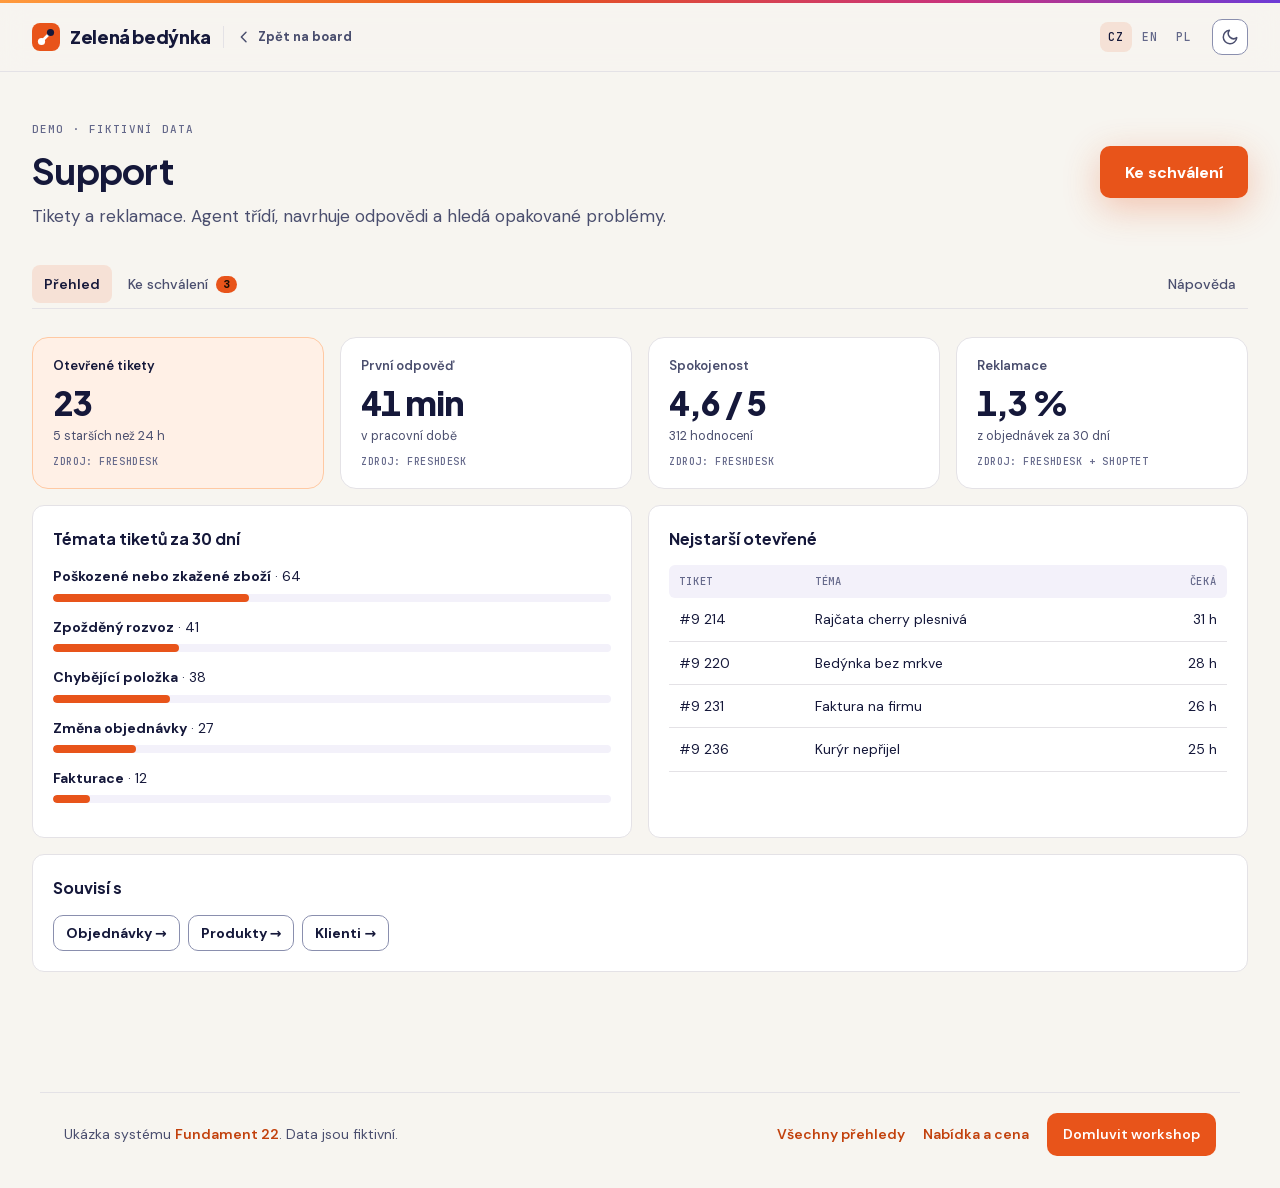
<file: demo/support/index.html>
<!DOCTYPE html>
<html lang="cs">
<head>
<meta charset="utf-8">
<meta name="viewport" content="width=device-width,initial-scale=1">
<title>Support — ukázkový přehled e-shopu | Fundament 22</title>
<meta name="description" content="Tikety a reklamace. Agent třídí, navrhuje odpovědi a hledá opakované problémy. Ukázka s fiktivními daty e-shopu Zelená bedýnka: přehled, který čtou lidé i AI agenti, s frontou návrhů ke schválení.">
<meta name="robots" content="noindex, nofollow">
<link rel="canonical" href="https://adamku8.github.io/fundament22/demo/support/">
<meta property="og:type" content="website">
<meta property="og:locale" content="cs_CZ">
<meta property="og:site_name" content="Fundament 22">
<meta property="og:title" content="Support — ukázkový přehled e-shopu | Fundament 22">
<meta property="og:description" content="Tikety a reklamace. Agent třídí, navrhuje odpovědi a hledá opakované problémy. Ukázka s fiktivními daty e-shopu Zelená bedýnka: přehled, který čtou lidé i AI agenti, s frontou návrhů ke schválení.">
<meta property="og:url" content="https://adamku8.github.io/fundament22/demo/support/">
<meta property="og:image" content="https://adamku8.github.io/fundament22/assets/og-demo.png">
<meta property="og:image:width" content="1200">
<meta property="og:image:height" content="630">
<meta name="twitter:card" content="summary_large_image">
<link rel="icon" href="../../assets/favicon.svg" type="image/svg+xml">
<link rel="apple-touch-icon" href="../../assets/apple-touch-icon.png">
<link rel="stylesheet" href="../../assets/fonts.css">
<script type="application/ld+json">{"@context": "https://schema.org", "@graph": [{"@type": "WebPage", "name": "Support — ukázkový přehled e-shopu | Fundament 22", "description": "Tikety a reklamace. Agent třídí, navrhuje odpovědi a hledá opakované problémy. Ukázka s fiktivními daty e-shopu Zelená bedýnka: přehled, který čtou lidé i AI agenti, s frontou návrhů ke schválení.", "url": "https://adamku8.github.io/fundament22/demo/support/", "inLanguage": "cs", "isPartOf": {"@type": "WebSite", "name": "Fundament 22", "url": "https://adamku8.github.io/fundament22/"}}, {"@type": "BreadcrumbList", "itemListElement": [{"@type": "ListItem", "position": 1, "name": "Fundament 22", "item": "https://adamku8.github.io/fundament22/"}, {"@type": "ListItem", "position": 2, "name": "Demo", "item": "https://adamku8.github.io/fundament22/demo/"}, {"@type": "ListItem", "position": 3, "name": "Support", "item": "https://adamku8.github.io/fundament22/demo/support/"}]}]}</script>
<script>(function(){try{var t=localStorage.getItem("board-theme");
if(t!=="light"&&t!=="dark")t=matchMedia("(prefers-color-scheme: dark)").matches?"dark":"light";
document.documentElement.dataset.theme=t;}catch(e){}})();</script>
<style>
:root{--font:"DM Sans",system-ui,-apple-system,sans-serif;--font-display:"Plus Jakarta Sans","DM Sans",system-ui,sans-serif;--font-mono:"JetBrains Mono",ui-monospace,monospace;
  --bg:#f7f5f0;--surface:#fff;--surface-2:#f3f1fa;--ink:#15183a;--ink-2:#4a4e6e;--ink-3:#64688a;--line:#e4e2e6;--field-line:#8a8fae;--link:#c2410c;--accent:#e8541a;--accent-hover:#c2410c;--accent-ink:#fff;--accent-soft:#fff0e6;--accent-line:#ffc9a3;--accent-tint:#e8541a1f;--violet-soft:#efeafd;--success-soft:#e6f8f0;--blue-soft:#e8f0fe;--magenta-soft:#fbe9f2;--tile-shadow:0 18px 50px rgba(21,24,58,.10);--hover:#15183a0f;--count-ink:#1a0e05;--inverse:#15183a;--on-inverse:#fff;--magenta:#c8327e;--violet:#6d3bd6;--blue:#2f7bf0;--success:#127552;--danger:#d32f2f;--danger-ink:#fff;--danger-bg:#fdecec;--soft:#fff0e6;--seg-shadow:0 1px 3px rgba(21,24,58,.14);--cta-shadow:0 10px 36px rgba(232,84,26,.3);--modal-shadow:0 30px 80px rgba(21,24,58,.2);color-scheme:light;--r-btn:10px}
@media (prefers-color-scheme:dark){:root:not([data-theme="light"]){--bg:#10143a;--surface:#15183a;--surface-2:#232646;--ink:#f3f1fa;--ink-2:#c9cce6;--ink-3:#8e93ba;--line:#313452;--field-line:#6b6f9a;--link:#ffb25c;--accent:#ff6a2a;--accent-hover:#ff9a3d;--accent-ink:#1a0e05;--accent-soft:#3a2d3a;--accent-line:#6b3b2c;--accent-tint:#ff7a2f24;--violet-soft:#2a2556;--success-soft:#173a3a;--blue-soft:#1d2a55;--magenta-soft:#3a1c34;--tile-shadow:0 18px 50px rgba(0,0,0,.35);--hover:#ffffff0f;--count-ink:#1a0e05;--inverse:#f3f1fa;--on-inverse:#15183a;--magenta:#e0407e;--violet:#a98bfa;--blue:#659df2;--success:#3ddc97;--danger:#f87171;--danger-ink:#15183a;--danger-bg:#3a1c2a;--soft:#3a2d3a;--seg-shadow:0 1px 3px #0007;--cta-shadow:0 10px 40px rgba(255,106,42,.35);--modal-shadow:0 30px 80px #0008;color-scheme:dark}}
:root[data-theme="dark"]{--bg:#10143a;--surface:#15183a;--surface-2:#232646;--ink:#f3f1fa;--ink-2:#c9cce6;--ink-3:#8e93ba;--line:#313452;--field-line:#6b6f9a;--link:#ffb25c;--accent:#ff6a2a;--accent-hover:#ff9a3d;--accent-ink:#1a0e05;--accent-soft:#3a2d3a;--accent-line:#6b3b2c;--accent-tint:#ff7a2f24;--violet-soft:#2a2556;--success-soft:#173a3a;--blue-soft:#1d2a55;--magenta-soft:#3a1c34;--tile-shadow:0 18px 50px rgba(0,0,0,.35);--hover:#ffffff0f;--count-ink:#1a0e05;--inverse:#f3f1fa;--on-inverse:#15183a;--magenta:#e0407e;--violet:#a98bfa;--blue:#659df2;--success:#3ddc97;--danger:#f87171;--danger-ink:#15183a;--danger-bg:#3a1c2a;--soft:#3a2d3a;--seg-shadow:0 1px 3px #0007;--cta-shadow:0 10px 40px rgba(255,106,42,.35);--modal-shadow:0 30px 80px #0008;color-scheme:dark}
*,*::before,*::after{box-sizing:border-box}
body{margin:0;background:var(--bg);color:var(--ink);font:15px/1.6 var(--font);font-variant-numeric:tabular-nums;-webkit-font-smoothing:antialiased}
button,input,select{font:inherit;color:inherit}button{cursor:pointer}
:focus-visible{outline:2px solid var(--link);outline-offset:2px}[hidden]{display:none!important}
/* HLAVIČKA (neměnit) – značkový proužek, logo AI Firma, Zpět, CZ/EN/PL, režim */
.top{position:sticky;top:0;z-index:20;background:color-mix(in srgb,var(--bg) 82%,transparent);-webkit-backdrop-filter:blur(14px);backdrop-filter:blur(14px);border-bottom:1px solid var(--line)}
.strip{height:3px;background:linear-gradient(90deg,#ff9a3d,var(--accent) 40%,var(--magenta) 75%,var(--violet))}
.logo-word{font-family:var(--font-display);font-weight:800;font-size:18px;letter-spacing:-.02em;margin-left:10px;white-space:nowrap}
.mark-a{fill:var(--accent)}.mark-b{fill:var(--inverse)}.mark-c{fill:var(--surface)}
.top-in{max-width:1440px;margin:0 auto;padding:10px 32px;display:flex;align-items:center;gap:12px;min-height:68px;flex-wrap:wrap}
.logo{display:flex;align-items:center;flex:none;color:var(--ink)}.logo svg{height:28px;width:28px;display:block}
.sep{width:1px;height:22px;background:var(--line);flex:none}
.back{display:inline-flex;align-items:center;gap:6px;color:var(--ink-2);text-decoration:none;font-size:13px;font-weight:700;white-space:nowrap}
.back:hover{color:var(--link)}.back svg{width:16px;height:16px}
.spacer{flex:1}
.lang-seg{display:flex;gap:2px}
.lang-seg button{border:none;background:transparent;font-family:var(--font-mono);font-size:11.5px;font-weight:500;letter-spacing:.08em;color:var(--ink-3);padding:6px 8px;border-radius:8px}
.lang-seg button:hover{background:var(--hover);color:var(--ink)}
.lang-seg button[aria-pressed="true"]{background:var(--accent-tint);color:var(--ink)}
.icon-btn{width:36px;height:36px;display:grid;place-items:center;border-radius:var(--r-btn);border:1px solid var(--field-line);background:var(--surface);color:var(--ink-2);flex:none}
.icon-btn:hover{color:var(--ink);border-color:var(--ink-2)}.icon-btn svg{width:18px;height:18px}
/* TITULEK + CTA */
.wrap{max-width:1440px;margin:0 auto;padding:0 32px 64px}
.head{display:flex;align-items:center;justify-content:space-between;gap:24px;flex-wrap:wrap;padding:44px 0 32px}
.titles{min-width:0;flex:1 1 420px}
h1{font-family:var(--font-display);font-size:36px;line-height:1.22;font-weight:700;letter-spacing:-.02em;margin:0}
.subtitle{margin:10px 0 0;font-size:17px;line-height:1.55;color:var(--ink-2)}
.ctas{display:flex;gap:12px;flex-wrap:wrap;align-items:center}
.btn{display:inline-flex;align-items:center;justify-content:center;gap:8px;border-radius:var(--r-btn);border:1px solid transparent;font-weight:700;font-size:15px;padding:10px 18px;min-height:44px;background:none;transition:background-color .15s}
.btn svg{width:18px;height:18px;flex:none}
.btn.sm{min-height:36px;padding:6px 12px;font-size:14px}.btn.lg{min-height:52px;padding:12px 24px;font-size:16px}
.btn.primary{background:var(--accent);color:var(--accent-ink)}.btn.primary.lg{box-shadow:var(--cta-shadow)}.btn.primary:hover{background:var(--accent-hover)}
.btn.secondary{background:var(--inverse);color:var(--on-inverse)}.btn.secondary:hover{opacity:.88}
.btn.outline{border-color:var(--field-line);color:var(--ink);background:var(--surface)}.btn.outline:hover{background:var(--surface-2)}
.btn.ghost{color:var(--ink-2)}.btn.ghost:hover{background:var(--surface-2);color:var(--ink)}
.btn.danger{background:var(--danger);color:var(--danger-ink)}.btn:disabled{opacity:.5;cursor:not-allowed}
/* MENU – lišta odkazů na vlasové lince, 48 px, položky vlevo, .nav-right doprava, aktivní = oranžový nádech */
.nav{display:flex;width:100%;height:48px;align-items:center;justify-content:flex-start;gap:4px;margin-bottom:28px;border-bottom:1px solid var(--line);overflow-x:auto}
.nav button{display:inline-flex;align-items:center;gap:8px;height:38px;padding:0 12px;border:none;background:transparent;font-size:14px;font-weight:500;color:var(--ink-2);border-radius:8px;white-space:nowrap;transition:background-color .15s,color .15s}
.nav button:hover{background:var(--hover);color:var(--ink)}
.nav button[aria-current="page"]{background:var(--accent-tint);color:var(--ink);font-weight:600}
.nav .nav-right{margin-left:auto}
.count{font-size:11px;font-weight:700;line-height:1.5;background:var(--accent);color:var(--count-ink);border-radius:999px;padding:0 7px;min-width:20px;text-align:center}
/* KARTY, KPI, TABULKY */
.card{background:var(--surface);border:1px solid var(--line);border-radius:12px;padding:20px;margin-bottom:16px}
.card h2{font-family:var(--font-display);font-size:16px;font-weight:700;margin:0 0 14px}
.kpis{display:grid;grid-template-columns:repeat(auto-fit,minmax(190px,1fr));gap:16px;margin-bottom:16px}
.kpi{background:var(--surface);border:1px solid var(--line);border-radius:16px;padding:18px 20px}
.kpi.accent{background:var(--accent-soft);border-color:var(--accent-line)}
.kpi-l{font-size:13px;font-weight:600;color:var(--ink-2)}.kpi.accent .kpi-l{color:var(--ink)}
.kpi-v{font-family:var(--font-display);font-size:34px;line-height:1.15;font-weight:800;letter-spacing:-.03em;margin:6px 0 4px}
.kpi-s{font-size:12.5px;color:var(--ink-2)}
.tbl-wrap{overflow-x:auto}
table{border-collapse:collapse;width:100%;font-size:14px}
th{text-align:left;font-family:var(--font-mono);font-weight:500;letter-spacing:.08em;text-transform:uppercase;color:var(--ink-3);font-size:10.5px;padding:8px 10px;background:var(--surface-2);white-space:nowrap}
th:first-child{border-radius:6px 0 0 6px}th:last-child{border-radius:0 6px 6px 0}
td{padding:10px;border-bottom:1px solid var(--line)}td.num,th.num{text-align:right;white-space:nowrap}
.muted{color:var(--ink-2)}
.meter{margin-bottom:14px}.meter-h{display:flex;justify-content:space-between;font-size:14px;margin-bottom:6px}
.meter-h b{font-weight:700}.track{height:8px;background:var(--surface-2);border-radius:4px;overflow:hidden}
.fill{height:100%;border-radius:4px;background:var(--accent)}.fill.warn{background:var(--danger)}
.bars{display:flex;align-items:flex-end;gap:4px;height:140px;padding-top:8px}
.bars div{flex:1;background:var(--accent);border-radius:3px 3px 0 0;min-height:2px}
/* NASTAVENÍ – svislý seznam jako postranní panel chatu: mono nadpisy skupin, aktivní řádek s oranžovým nádechem */
.settings{display:grid;grid-template-columns:232px minmax(0,1fr);gap:24px;align-items:start}
.smenu{position:sticky;top:84px;display:flex;flex-direction:column;gap:4px;padding-right:16px;border-right:1px solid var(--line)}
.smenu-sec{display:flex;flex-direction:column;gap:2px}.smenu-sec+.smenu-sec{margin-top:12px}
.smenu-h{font-family:var(--font-mono);font-size:11px;font-weight:500;letter-spacing:.1em;text-transform:uppercase;color:var(--ink-3);padding:0 10px 8px}
.smenu button{display:flex;align-items:center;justify-content:space-between;gap:8px;width:100%;text-align:left;border:0;background:none;padding:8px 10px;border-radius:8px;font-size:14px;font-weight:500;color:var(--ink-2);transition:background-color .15s,color .15s}
.smenu button:hover{background:var(--hover);color:var(--ink)}
.smenu button[aria-current="page"]{background:var(--accent-tint);color:var(--ink);font-weight:600}
.toast{position:fixed;left:50%;bottom:20px;transform:translateX(-50%);background:var(--inverse);color:var(--on-inverse);box-shadow:var(--modal-shadow);padding:12px 18px;border-radius:var(--r-btn);font-size:14px;font-weight:500;z-index:60;max-width:90vw}
@media (max-width:900px){.top-in,.wrap{padding-left:16px;padding-right:16px}}
@media (max-width:760px){.settings{grid-template-columns:1fr}.smenu{position:static;flex-direction:row;flex-wrap:wrap;gap:8px;padding:0 0 12px;border-right:0;border-bottom:1px solid var(--line)}.smenu-sec{flex-direction:row;flex-wrap:wrap}.smenu-sec+.smenu-sec{margin-top:0}.smenu-h{display:none}.smenu button{width:auto}}
@media (max-width:640px){h1{font-size:28px}.ctas{width:100%}.ctas .btn{flex:1}}
@media (prefers-reduced-motion:reduce){*{transition:none!important;animation:none!important}}

.badge{font-family:var(--font-mono);font-size:10px;font-weight:500;letter-spacing:.08em;text-transform:uppercase;padding:3px 7px;border-radius:4px;background:var(--surface-2);color:var(--ink-2);white-space:nowrap;display:inline-block;line-height:1.5}
.eyebrow{display:inline-block;font-family:var(--font-mono);font-size:11px;font-weight:500;letter-spacing:.1em;text-transform:uppercase;color:var(--ink-3);margin-bottom:10px}
.cols{display:grid;grid-template-columns:repeat(auto-fit,minmax(380px,1fr));gap:16px;margin-bottom:0}
.cols>.card{margin-bottom:16px}
.badge.ok{background:var(--success-soft);color:var(--success)}.badge.warn{background:var(--accent-soft);color:var(--link)}.badge.bad{background:var(--danger-bg);color:var(--danger)}
.axis{display:flex;justify-content:space-between;font-family:var(--font-mono);font-size:10.5px;letter-spacing:.06em;color:var(--ink-3);margin-top:6px}
.alist{display:flex;flex-direction:column}.arow{display:flex;gap:12px;align-items:flex-start;padding:12px 0;border-bottom:1px solid var(--line)}.arow:last-child{border-bottom:0}
.arow .txt{flex:1;font-size:14px}.arow a{color:var(--link);font-size:13px;font-weight:600;text-decoration:none;white-space:nowrap}.arow a:hover{text-decoration:underline}
.appr{display:flex;gap:16px;align-items:center;flex-wrap:wrap;padding:16px 0;border-bottom:1px solid var(--line)}.appr:last-child{border-bottom:0}
.appr .body{flex:1 1 320px;min-width:0}.appr .txt{font-size:15px;margin:6px 0 2px}.appr .src{font-size:12.5px;color:var(--ink-3)}.appr .acts{display:flex;gap:8px}
.appr.done .txt{color:var(--ink-2)}.appr.done .acts{display:none}.appr .res{font-size:13px;color:var(--success);margin-top:6px}
.kpi-src{font-family:var(--font-mono);font-size:10px;font-weight:500;letter-spacing:.06em;text-transform:uppercase;color:var(--ink-3);margin-top:8px}
.card>.kpis{margin-bottom:0}.card>.note{margin:14px 0 0;font-size:13px;color:var(--ink-2)}
.tl{display:flex;flex-direction:column}.tl-row{display:grid;grid-template-columns:56px 170px minmax(0,1fr) auto;gap:12px;align-items:baseline;padding:11px 0;border-bottom:1px solid var(--line)}.tl-row:last-child{border-bottom:0}
.tl-time{font-family:var(--font-mono);font-size:12px;color:var(--ink-3)}.tl-txt{font-size:14px}.tl-src{font-family:var(--font-mono);font-size:10px;letter-spacing:.06em;text-transform:uppercase;color:var(--ink-3);white-space:nowrap}
@media (max-width:760px){.tl-row{grid-template-columns:56px minmax(0,1fr)}.tl-txt,.tl-src{grid-column:2}}
.lnk{color:var(--link);text-decoration:none;font-weight:600}.lnk:hover{text-decoration:underline}
.rel{display:flex;gap:8px;flex-wrap:wrap}.rel a.btn{text-decoration:none}
.text p{margin:0 0 10px;font-size:15px;max-width:72ch}.text p:last-child{margin:0}
@media (max-width:640px){.cols{grid-template-columns:1fr}}

/* --- web Fundament 22: úpravy proti verzi v Claude --- */
#nav button[data-view="settings"],#nav button[data-view="favs"]{display:none}
.f22-bar{margin:40px auto 0;max-width:1200px;padding:20px 24px 32px;display:flex;flex-wrap:wrap;gap:12px 20px;align-items:center;justify-content:space-between;border-top:1px solid var(--line);font-size:14px;color:var(--ink-2)}
.f22-bar a{color:var(--link);font-weight:600;text-decoration:none}.f22-bar a:hover{text-decoration:underline}
.f22-bar .f22-cta{background:var(--accent);color:var(--accent-ink);padding:10px 16px;border-radius:10px}
.f22-bar nav{display:flex;flex-wrap:wrap;gap:8px 18px;align-items:center}
</style>

</head>
<body>
<header class="top"><div class="strip"></div><div class="top-in">
  <span class="logo" role="img" aria-label="Zelená bedýnka"><svg viewBox="0 0 28 28" aria-hidden="true"><rect class="mark-a" width="28" height="28" rx="8"/><path d="M9.5 18.5L18.5 9.5" stroke="var(--surface)" stroke-width="2.6" stroke-linecap="round"/><circle class="mark-c" cx="9.5" cy="18.5" r="3.6"/><circle class="mark-b" cx="18.5" cy="9.5" r="3.6"/></svg><span class="logo-word">Zelená bedýnka</span></span>
  <span class="sep"></span>
  <a class="back" href="https://adamku8.github.io/fundament22/demo/" target="_top" rel="noopener">
    <svg viewBox="0 0 24 24" fill="none" stroke="currentColor" stroke-width="2.2" stroke-linecap="round" stroke-linejoin="round"><path d="M15 5l-7 7 7 7"/></svg>
    <span data-t="Zpět na board">Zpět na board</span></a>
  <span class="spacer"></span>
  <div class="lang-seg" id="lang" role="group" aria-label="Jazyk">
    <button type="button" data-lang="cs">CZ</button><button type="button" data-lang="en">EN</button><button type="button" data-lang="pl">PL</button></div>
  <button class="icon-btn" id="theme" type="button"></button>
</div></header>

<div class="wrap">
  <div class="head">
    <div class="titles"><span class="eyebrow" data-t="DEMO · FIKTIVNÍ DATA">DEMO · FIKTIVNÍ DATA</span>
    <h1 data-t="Support">Support</h1>
      <p class="subtitle" data-t="Tikety a reklamace. Agent třídí, navrhuje odpovědi a hledá opakované problémy.">Tikety a reklamace. Agent třídí, navrhuje odpovědi a hledá opakované problémy.</p></div>
    <div class="ctas"><!-- hlavní CTA, max 2; vynech celý div, pokud nejsou -->
      <button class="btn primary lg" id="ctaMain" type="button"><span data-t="Ke schválení">Ke schválení</span></button>
    </div>
  </div>
  <nav class="nav" id="nav" aria-label="Sekce">
    <button data-view="home" aria-current="page" data-t="Přehled">Přehled</button>
    <button data-view="approvals"><span data-t="Ke schválení">Ke schválení</span><span class="count" id="apCount"></span></button>
    <button data-view="settings" data-t="Nastavení">Nastavení</button>
    <button data-view="help" class="nav-right" data-t="Nápověda">Nápověda</button>
  </nav>
  <main id="view"><div class="kpis"><div class="kpi accent"><div class="kpi-l">Otevřené tikety</div><div class="kpi-v">23</div><div class="kpi-s">5 starších než 24 h</div><div class="kpi-src">zdroj: Freshdesk</div></div><div class="kpi"><div class="kpi-l">První odpověď</div><div class="kpi-v">41&nbsp;min</div><div class="kpi-s">v pracovní době</div><div class="kpi-src">zdroj: Freshdesk</div></div><div class="kpi"><div class="kpi-l">Spokojenost</div><div class="kpi-v">4,6&nbsp;/&nbsp;5</div><div class="kpi-s">312 hodnocení</div><div class="kpi-src">zdroj: Freshdesk</div></div><div class="kpi"><div class="kpi-l">Reklamace</div><div class="kpi-v">1,3&nbsp;%</div><div class="kpi-s">z objednávek za 30 dní</div><div class="kpi-src">zdroj: Freshdesk + Shoptet</div></div></div><div class="cols"><div class="card"><h2>Témata tiketů za 30 dní</h2><div class="meter"><div class="meter-h"><span><b>Poškozené nebo zkažené zboží</b> · 64</span><span></span></div><div class="track"><div class="fill" style="width: 35.1648%;"></div></div></div><div class="meter"><div class="meter-h"><span><b>Zpožděný rozvoz</b> · 41</span><span></span></div><div class="track"><div class="fill" style="width: 22.5275%;"></div></div></div><div class="meter"><div class="meter-h"><span><b>Chybějící položka</b> · 38</span><span></span></div><div class="track"><div class="fill" style="width: 20.8791%;"></div></div></div><div class="meter"><div class="meter-h"><span><b>Změna objednávky</b> · 27</span><span></span></div><div class="track"><div class="fill" style="width: 14.8352%;"></div></div></div><div class="meter"><div class="meter-h"><span><b>Fakturace</b> · 12</span><span></span></div><div class="track"><div class="fill" style="width: 6.59341%;"></div></div></div></div><div class="card"><h2>Nejstarší otevřené</h2><div class="tbl-wrap"><table><thead><tr><th>Tiket</th><th>Téma</th><th class="num">Čeká</th></tr></thead><tbody><tr><td>#9 214</td><td>Rajčata cherry plesnivá</td><td class="num">31&nbsp;h</td></tr><tr><td>#9 220</td><td>Bedýnka bez mrkve</td><td class="num">28&nbsp;h</td></tr><tr><td>#9 231</td><td>Faktura na firmu</td><td class="num">26&nbsp;h</td></tr><tr><td>#9 236</td><td>Kurýr nepřijel</td><td class="num">25&nbsp;h</td></tr></tbody></table></div></div></div><div class="card"><h2>Souvisí s</h2><div class="rel"><a class="btn outline sm" href="https://adamku8.github.io/fundament22/demo/objednavky/" target="_top" rel="noopener">Objednávky →</a><a class="btn outline sm" href="https://adamku8.github.io/fundament22/demo/produkty/" target="_top" rel="noopener">Produkty →</a><a class="btn outline sm" href="https://adamku8.github.io/fundament22/demo/klienti/" target="_top" rel="noopener">Klienti →</a></div></div></main>
</div>

<footer class="f22-bar"><span>Ukázka systému <a href="../../">Fundament 22</a>. Data jsou fiktivní.</span><nav aria-label="Fundament 22"><a href="../">Všechny přehledy</a><a href="../../#cena">Nabídka a cena</a><a class="f22-cta" href="https://calendar.app.google/v39ka3uchSRSSG2AA" rel="noopener">Domluvit workshop</a></nav></footer>
<script>
(function(){"use strict";
const $=s=>document.querySelector(s);
const el=(tag,attrs,...kids)=>{const e=document.createElement(tag);if(attrs)for(const[k,v]of Object.entries(attrs)){if(v==null||v===false)continue;if(k==='class')e.className=v;else if(k==='text')e.textContent=v;else if(k==='style')e.style.cssText=v;else if(k.startsWith('on'))e.addEventListener(k.slice(2),v);else e.setAttribute(k,v===true?'':v)}for(const c of kids.flat()){if(c==null||c===false)continue;e.append(c.nodeType?c:document.createTextNode(String(c)))}return e};

/* ---------- i18n: klíč = český text, hodnota = [EN, PL] ---------- */
const LANGS=['cs','en','pl'];
let LANG=(()=>{try{const l=localStorage.getItem('board-lang');return LANGS.includes(l)?l:'cs'}catch(e){return 'cs'}})();
const D={
 'Zpět na board':['Back to board','Powrót do tablicy'],'Přehled':['Overview','Przegląd'],'Nastavení':['Settings','Ustawienia'],'Nápověda':['Help','Pomoc'],
 'Přepnout na světlý režim':['Switch to light mode','Przełącz na tryb jasny'],'Přepnout na tmavý režim':['Switch to dark mode','Przełącz na tryb ciemny'],
 'Statistiky':['Statistics','Statystyki'],'Návštěvnost':['Traffic','Odwiedziny'],'Využití databáze a úložiště':['Database & storage usage','Wykorzystanie bazy i magazynu'],
 'Návštěv za 30 dní':['Visits in 30 days','Wizyty w 30 dni'],'Unikátních uživatelů':['Unique users','Unikalni użytkownicy'],'Dnes':['Today','Dziś'],
 'Návštěvy po dnech':['Visits per day','Wizyty dziennie'],'Nejaktivnější uživatelé':['Most active users','Najaktywniejsi użytkownicy'],'Uživatel':['User','Użytkownik'],'Návštěv':['Visits','Wizyt'],'Naposledy':['Last seen','Ostatnio'],
 'Databáze':['Database','Baza danych'],'dokumentů':['documents','dokumentów'],'Úložiště souborů':['File storage','Magazyn plików'],'souborů':['files','plików'],
 'Statistiky vidí jen admini.':['Only admins can see statistics.','Statystyki widzą tylko administratorzy.'],'Žádná data.':['No data.','Brak danych.'],'Načítám…':['Loading…','Wczytywanie…'],
 'Úložiště je plné.':['Storage is full.','Magazyn jest pełny.'],'Neznámý':['Unknown','Nieznany'],
 "Ke schválení":["For approval", "Do zatwierdzenia"],
 "Schválit":["Approve", "Zatwierdź"],
 "Upravit":["Edit", "Edytuj"],
 "Schváleno":["Approved", "Zatwierdzono"],
 "Demo: ve skutečném provozu se schválení propíše do Slacku a do mozku firmy.":["Demo: in real use, the approval goes to Slack and the company brain.", "Demo: w realnym użyciu zatwierdzenie trafi do Slacka i do mózgu firmy."],
 "Demo: tady byste návrh upravili v chatu s Claude.":["Demo: you would edit the proposal in a Claude chat.", "Demo: tutaj edytowalibyście propozycję w czacie z Claude."],
 "Zdroj":["Source", "Źródło"],
 "Otevřít":["Open", "Otwórz"],
 "DEMO · FIKTIVNÍ DATA":["DEMO · FICTIONAL DATA", "DEMO · DANE FIKCYJNE"],
 "Všechno je vyřízené.":["All done.", "Wszystko załatwione."],
 "Data: Shoptet, Fakturoid, Pipedrive, Freshdesk, Ecomail, Google Ads, Meta, Slack. Stav k 18. 11. 2026.":["Data: Shoptet, Fakturoid, Pipedrive, Freshdesk, Ecomail, Google Ads, Meta, Slack. As of 18 Nov 2026.", "Dane: Shoptet, Fakturoid, Pipedrive, Freshdesk, Ecomail, Google Ads, Meta, Slack. Stan na 18.11.2026."],
 "Jak to funguje":["How it works", "Jak to działa"],
 "Agenti každé ráno načtou data z napojených nástrojů, zapíšou je do firemního mozku a připraví návrhy. Člověk je schválí – tady, ve Slacku nebo v chatu s Claude.":["Every morning the agents read data from connected tools, write it into the company brain and prepare proposals. A person approves them – here, in Slack or in a Claude chat.", "Każdego ranka agenci czytają dane z podłączonych narzędzi, zapisują je w mózgu firmy i przygotowują propozycje. Człowiek je zatwierdza – tutaj, na Slacku lub w czacie z Claude."],
 "Tohle je demo s fiktivními daty e-shopu Zelená bedýnka. Stejný systém provozujeme u sebe a nasadíme ho i u vás.":["This is a demo with fictional data of the Zelená bedýnka e-shop. We run the same system ourselves and can deploy it for you.", "To demo z fikcyjnymi danymi e-sklepu Zelená bedýnka. Ten sam system prowadzimy u siebie i wdrożymy go u was."],
 "Omezení":["Limitations", "Ograniczenia"],
 "Kapacita databáze je odhad. Návštěvnost zachytí jen úroveň Contributor a výš. Statistiky vidí jen admini. Plné úložiště se hlásí „Úložiště je plné.“":["Database capacity is an estimate. Traffic only captures Contributor level and up. Only admins see statistics. A full storage reports “Storage is full.”", "Pojemność bazy to szacunek. Ruch rejestruje tylko poziom Contributor i wyżej. Statystyki widzą tylko administratorzy. Pełny magazyn zgłasza „Magazyn jest pełny.”"],
 "Souvisí s":["Related", "Powiązane"],
 "Zapsáno do mozku → rozhodnuti.md":["Written to the brain → rozhodnuti.md", "Zapisano w mózgu → rozhodnuti.md"],
 "Oznámeno ve Slacku v":["Announced in Slack in", "Ogłoszono na Slacku w"],
 "Další krok provede agent v nástroji":["The agent takes the next step in", "Kolejny krok agent wykona w narzędziu"],
 "zdroj":["source", "źródło"],
 "Přehled firmy":["Company overview", "Przegląd firmy"],
 "Jak je na tom firma dnes. Čísla napříč odděleními, co hoří a kde čeká schválení. Pro celý tým, každé ráno.":["How the company is doing today. Numbers across departments, what is on fire and what awaits approval. For the whole team, every morning.", "Jak firma radzi sobie dziś. Liczby ze wszystkich działów, co się pali i co czeka na zatwierdzenie. Dla całego zespołu, każdego ranka."],
 "Dnešní stav celé firmy pro celý tým: čísla, co hoří, co čeká na schválení.":["Today's state of the whole company for the whole team: numbers, fires, approvals.", "Dzisiejszy stan całej firmy dla całego zespołu: liczby, problemy, zatwierdzenia."],
 "Tržby včera":["Revenue yesterday", "Przychód wczoraj"],
 "−4,5 % vs. minulý týden":["−4.5% vs. last week", "−4,5 % vs. poprzedni tydzień"],
 "Objednávky včera":["Orders yesterday", "Zamówienia wczoraj"],
 "−7,6 % vs. minulý týden":["−7.6% vs. last week", "−7,6 % vs. poprzedni tydzień"],
 "Hrubá marže MTD":["Gross margin MTD", "Marża brutto MTD"],
 "cíl 36 %":["target 36%", "cel 36%"],
 "Otevřené tikety":["Open tickets", "Otwarte zgłoszenia"],
 "5 starších než 24 h":["5 older than 24 h", "5 starszych niż 24 h"],
 "Co hoří":["What is on fire", "Co się pali"],
 "SKLAD":["STOCK", "MAGAZYN"],
 "Avokádo Hass dojde do 1,5 dne. Nákupní agent připravil objednávku.":["Hass avocado runs out in 1.5 days. The purchasing agent prepared an order.", "Awokado Hass skończy się za 1,5 dnia. Agent zakupowy przygotował zamówienie."],
 "FINANCE":["FINANCE", "FINANSE"],
 "3 B2B faktury po splatnosti, celkem 86 400 Kč.":["3 overdue B2B invoices, 86,400 CZK in total.", "3 przeterminowane faktury B2B, razem 86 400 CZK."],
 "SUPPORT":["SUPPORT", "WSPARCIE"],
 "Rajčata cherry: 9 reklamací za 3 dny, stejný dodavatel.":["Cherry tomatoes: 9 complaints in 3 days, same supplier.", "Pomidory koktajlowe: 9 reklamacji w 3 dni, ten sam dostawca."],
 "MARKETING":["MARKETING", "MARKETING"],
 "Google Ads: cena za nového zákazníka +22 % za týden.":["Google Ads: cost per new customer +22% this week.", "Google Ads: koszt nowego klienta +22% w tygodniu."],
 "Čeká na schválení":["Awaiting approval", "Czeka na zatwierdzenie"],
 "Oblast":["Area", "Obszar"],
 "Počet":["Count", "Liczba"],
 "Co se dělo v noci":["What happened overnight", "Co działo się w nocy"],
 "Přepočítal zásoby podle včerejších prodejů. Avokádo dojde do 1,5 dne, připravil objednávku.":["Recalculated stock from yesterday's sales. Avocado runs out in 1.5 days, prepared an order.", "Przeliczył zapasy według wczorajszej sprzedaży. Awokado skończy się za 1,5 dnia, przygotował zamówienie."],
 "Kurátor mozku":["Brain curator", "Kurator mózgu"],
 "Slack → Mozek":["Slack → Brain", "Slack → Mózg"],
 "Zapsal do mozku 3 věci ze včerejška: nový ceník Farmy Sever, pravidlo pro reklamace rajčat a rozhodnutí o slotech v Brně.":["Wrote 3 things from yesterday into the brain: Farma Sever's new price list, a rule for tomato complaints and the decision on Brno slots.", "Zapisał w mózgu 3 rzeczy z wczoraj: nowy cennik Farmy Sever, zasadę reklamacji pomidorów i decyzję o slotach w Brnie."],
 "Spároval 142 plateb s fakturami. 3 faktury jsou po splatnosti, připravil upomínky.":["Matched 142 payments to invoices. 3 invoices are overdue, prepared reminders.", "Sparował 142 płatności z fakturami. 3 faktury są po terminie, przygotował upomnienia."],
 "Roztřídil 14 nových tiketů a k 9 připravil odpověď. U jednoho neví, nechal ho na člověku.":["Triaged 14 new tickets and drafted replies to 9. Unsure about one, left it to a person.", "Posortował 14 nowych zgłoszeń i do 9 przygotował odpowiedź. Jednego nie wie, zostawił człowiekowi."],
 "Porovnal včerejší výdaje a tržby. Google Ads zdražil, navrhl přesun rozpočtu.":["Compared yesterday's spend and revenue. Google Ads got pricier, proposed a budget move.", "Porównał wczorajsze wydatki i przychody. Google Ads zdrożał, zaproponował przesunięcie budżetu."],
 "Připravil ranní souhrn pro #vedeni. 19 návrhů v 7 oblastech čeká na schválení.":["Prepared the morning summary for #vedeni. 19 proposals in 7 areas await approval.", "Przygotował poranne podsumowanie dla #vedeni. 19 propozycji w 7 obszarach czeka na zatwierdzenie."],
 "Tržby za 30 dní":["Revenue, last 30 days", "Przychód, ostatnie 30 dni"],
 "Provozní agent":["Operations agent", "Agent operacyjny"],
 "Ranní souhrn odeslat do #vedeni ve Slacku.":["Send the morning summary to #vedeni in Slack.", "Wysłać poranne podsumowanie do #vedeni na Slacku."],
 "Asistent CEO":["CEO assistant", "Asystent CEO"],
 "Přesunout páteční poradu na 9:30 – kolize s dodavatelem.":["Move Friday meeting to 9:30 – clash with a supplier.", "Przesunąć piątkowe spotkanie na 9:30 – kolizja z dostawcą."],
 "Objednávky":["Orders", "Zamówienia"],
 "Objednávky, rozvoz a expedice. Agent hlídá sloty a zpoždění.":["Orders, delivery and dispatch. The agent watches slots and delays.", "Zamówienia, dostawy i wysyłka. Agent pilnuje slotów i opóźnień."],
 "Objednávky po dnech, kapacita rozvozu, zpoždění.":["Orders per day, delivery capacity, delays.", "Zamówienia dziennie, pojemność dostaw, opóźnienia."],
 "Průměrný košík":["Average basket", "Średni koszyk"],
 "30 dní: 1 104 Kč":["30 days: 1,104 CZK", "30 dni: 1 104 CZK"],
 "Doručeno včas":["Delivered on time", "Dostarczono na czas"],
 "cíl 97 %":["target 97%", "cel 97%"],
 "Storna za 7 dní":["Cancellations, 7 days", "Anulacje, 7 dni"],
 "12 objednávek":["12 orders", "12 zamówień"],
 "Objednávky za 30 dní":["Orders, last 30 days", "Zamówienia, ostatnie 30 dni"],
 "Kapacita rozvozu na zítra":["Delivery capacity tomorrow", "Pojemność dostaw na jutro"],
 "Praha – vlastní rozvoz":["Prague – own delivery", "Praga – własne dostawy"],
 "slotů":["slots", "slotów"],
 "Brno – vlastní rozvoz":["Brno – own delivery", "Brno – własne dostawy"],
 "Zásilkovna – výdej do 14:00":["Packeta – handover by 14:00", "Packeta – nadanie do 14:00"],
 "balíků":["parcels", "paczek"],
 "Problémové objednávky":["Problem orders", "Problematyczne zamówienia"],
 "Zákazník":["Customer", "Klient"],
 "Stav":["Status", "Status"],
 "Částka":["Amount", "Kwota"],
 "ZPOŽDĚNO":["DELAYED", "OPÓŹNIONE"],
 "CHYBÍ POLOŽKA":["MISSING ITEM", "BRAK POZYCJI"],
 "ZMĚNA ADRESY":["ADDRESS CHANGE", "ZMIANA ADRESU"],
 "NEZAPLACENO":["UNPAID", "NIEOPŁACONE"],
 "Otevřít 10 slotů navíc v Brně na čtvrtek – kapacita na 88 %.":["Open 10 extra slots in Brno for Thursday – capacity at 88%.", "Otworzyć 10 dodatkowych slotów w Brnie na czwartek – pojemność 88%."],
 "Omluvný e-mail a sleva 100 Kč pro objednávku 48 211 (zpoždění 3 h).":["Apology e-mail and 100 CZK discount for order 48211 (3 h delay).", "E-mail z przeprosinami i rabat 100 CZK dla zamówienia 48211 (opóźnienie 3 h)."],
 "Finance":["Finance", "Finanse"],
 "Září":["September", "Wrzesień"],
 "Říjen":["October", "Październik"],
 "Listopad (do 18.)":["November (to 18th)", "Listopad (do 18.)"],
 "Tržby, marže, cash a pohledávky. Finanční agent připravuje upomínky a měsíční uzávěrku.":["Revenue, margin, cash and receivables. The finance agent prepares reminders and the monthly close.", "Przychody, marża, gotówka i należności. Agent finansowy przygotowuje upomnienia i zamknięcie miesiąca."],
 "P&L po měsících, cash, faktury po splatnosti.":["Monthly P&L, cash, overdue invoices.", "P&L miesięcznie, gotówka, przeterminowane faktury."],
 "Tržby MTD":["Revenue MTD", "Przychód MTD"],
 "říjen celkem 5 217 745 Kč":["October total 5,217,745 CZK", "październik razem 5 217 745 CZK"],
 "říjen 35,8 %":["October 35.8%", "październik 35,8%"],
 "EBITDA MTD":["EBITDA MTD", "EBITDA MTD"],
 "září ve ztrátě, od října v plusu":["September at a loss, positive since October", "wrzesień na stracie, od października na plusie"],
 "Po splatnosti":["Overdue", "Po terminie"],
 "3 faktury, B2B":["3 invoices, B2B", "3 faktury, B2B"],
 "Výsledovka po měsících":["P&L by month", "Rachunek wyników miesięcznie"],
 "Měsíc":["Month", "Miesiąc"],
 "Tržby":["Revenue", "Przychód"],
 "Hrubý zisk":["Gross profit", "Zysk brutto"],
 "Marže":["Margin", "Marża"],
 "Provozní náklady":["Operating costs", "Koszty operacyjne"],
 "Cash a závazky":["Cash and payables", "Gotówka i zobowiązania"],
 "Splatné do 14 dní vs. na účtu":["Due within 14 days vs. in bank", "Płatne w 14 dni vs. na koncie"],
 "Rozpočet marketingu – listopad":["Marketing budget – November", "Budżet marketingu – listopad"],
 "Faktury po splatnosti":["Overdue invoices", "Przeterminowane faktury"],
 "Odběratel":["Customer", "Odbiorca"],
 "Dní":["Days", "Dni"],
 "Finanční agent":["Finance agent", "Agent finansowy"],
 "Upomínka Restauraci Na Rohu (21 dní, 31 200 Kč), druhá v pořadí.":["Reminder to Restaurace Na Rohu (21 days, 31,200 CZK), second one.", "Upomnienie do Restaurace Na Rohu (21 dni, 31 200 CZK), drugie."],
 "Upomínka Bistru Kořen (12 dní, 18 400 Kč), první – vlídný tón, stálý klient.":["Reminder to Bistro Kořen (12 days, 18,400 CZK), first – friendly tone, regular client.", "Upomnienie do Bistro Kořen (12 dni, 18 400 CZK), pierwsze – uprzejmy ton, stały klient."],
 "Zaplatit Farmě Jih 214 000 Kč – splatnost pátek, sporná dodávka rajčat odečtena.":["Pay Farma Jih 214,000 CZK – due Friday, disputed tomato delivery deducted.", "Zapłacić Farmie Jih 214 000 CZK – termin piątek, sporna dostawa pomidorów odliczona."],
 "Banka":["Bank", "Bank"],
 "Produkty":["Products", "Produkty"],
 "Sortiment, zásoby a čerstvost. Nákupní agent hlídá, co dojde, a navrhuje objednávky u farem.":["Assortment, stock and freshness. The purchasing agent watches what runs out and proposes farm orders.", "Asortyment, zapasy i świeżość. Agent zakupowy pilnuje braków i proponuje zamówienia u farm."],
 "Zásoby, odpis, nejprodávanější a nákupní návrhy.":["Stock, spoilage, best sellers and purchase proposals.", "Zapasy, straty, bestsellery i propozycje zakupów."],
 "Aktivní produkty":["Active products", "Aktywne produkty"],
 "42 sezónních":["42 seasonal", "42 sezonowe"],
 "Dojde do 3 dnů":["Runs out within 3 days", "Skończy się w 3 dni"],
 "3 kritické":["3 critical", "3 krytyczne"],
 "Odpis za 30 dní":["Spoilage, 30 days", "Straty, 30 dni"],
 "cíl 3 %":["target 3%", "cel 3%"],
 "Průměrná marže":["Average margin", "Średnia marża"],
 "bedýnky 41 %":["boxes 41%", "skrzynki 41%"],
 "Nejprodávanější za 30 dní":["Best sellers, 30 days", "Bestsellery, 30 dni"],
 "Produkt":["Product", "Produkt"],
 "Prodáno":["Sold", "Sprzedano"],
 "Dojde brzy":["Running out soon", "Wkrótce się skończy"],
 "Zásoba":["Stock", "Zapas"],
 "Vydrží":["Lasts", "Wystarczy"],
 "1,5 DNE":["1.5 DAYS", "1,5 DNIA"],
 "2 DNY":["2 DAYS", "2 DNI"],
 "3 DNY":["3 DAYS", "3 DNI"],
 "Odpis podle kategorie (cíl 3 %)":["Spoilage by category (target 3%)", "Straty wg kategorii (cel 3%)"],
 "Bobuloviny a měkké ovoce":["Berries and soft fruit", "Jagody i owoce miękkie"],
 "Listová zelenina":["Leafy vegetables", "Warzywa liściaste"],
 "Kořenová zelenina":["Root vegetables", "Warzywa korzeniowe"],
 "Jablka a hrušky":["Apples and pears", "Jabłka i gruszki"],
 "Nákupní agent":["Purchasing agent", "Agent zakupowy"],
 "Objednat 600 ks avokáda u Fruit Import CZ, dodání čtvrtek ráno.":["Order 600 avocados from Fruit Import CZ, delivery Thursday morning.", "Zamówić 600 szt. awokado w Fruit Import CZ, dostawa czwartek rano."],
 "Rajčata cherry dočasně přepnout na Farmu Sever – 9 reklamací u Farmy Jih.":["Temporarily switch cherry tomatoes to Farma Sever – 9 complaints with Farma Jih.", "Pomidory koktajlowe tymczasowo przenieść do Farmy Sever – 9 reklamacji w Farmie Jih."],
 "Zlevnit listový salát o 20 % – zásoba na 4 dny, trvanlivost 3 dny.":["Discount leaf lettuce by 20% – 4 days of stock, 3-day shelf life.", "Obniżyć cenę sałaty o 20% – zapas na 4 dni, trwałość 3 dni."],
 "Support":["Support", "Wsparcie"],
 "Tikety a reklamace. Agent třídí, navrhuje odpovědi a hledá opakované problémy.":["Tickets and complaints. The agent triages, drafts replies and spots recurring problems.", "Zgłoszenia i reklamacje. Agent sortuje, proponuje odpowiedzi i wyszukuje powtarzające się problemy."],
 "Tikety, reklamace, návrhy odpovědí ke schválení.":["Tickets, complaints, reply drafts for approval.", "Zgłoszenia, reklamacje, projekty odpowiedzi do zatwierdzenia."],
 "První odpověď":["First response", "Pierwsza odpowiedź"],
 "v pracovní době":["during working hours", "w godzinach pracy"],
 "Spokojenost":["Satisfaction", "Zadowolenie"],
 "312 hodnocení":["312 ratings", "312 ocen"],
 "Reklamace":["Complaints", "Reklamacje"],
 "z objednávek za 30 dní":["of orders, 30 days", "zamówień, 30 dni"],
 "Témata tiketů za 30 dní":["Ticket topics, 30 days", "Tematy zgłoszeń, 30 dni"],
 "Poškozené nebo zkažené zboží":["Damaged or spoiled goods", "Uszkodzony lub zepsuty towar"],
 "Zpožděný rozvoz":["Delayed delivery", "Opóźniona dostawa"],
 "Chybějící položka":["Missing item", "Brakująca pozycja"],
 "Změna objednávky":["Order change", "Zmiana zamówienia"],
 "Fakturace":["Invoicing", "Fakturowanie"],
 "Nejstarší otevřené":["Oldest open", "Najstarsze otwarte"],
 "Tiket":["Ticket", "Zgłoszenie"],
 "Téma":["Topic", "Temat"],
 "Čeká":["Waiting", "Czeka"],
 "Rajčata cherry plesnivá":["Mouldy cherry tomatoes", "Spleśniałe pomidory koktajlowe"],
 "Bedýnka bez mrkve":["Box without carrots", "Skrzynka bez marchwi"],
 "Faktura na firmu":["Company invoice", "Faktura na firmę"],
 "Kurýr nepřijel":["Courier did not come", "Kurier nie przyjechał"],
 "Support agent":["Support agent", "Agent wsparcia"],
 "Odpověď na #9 214: omluva, vrácení 89 Kč, náhrada v příští bedýnce.":["Reply to #9214: apology, 89 CZK refund, replacement in next box.", "Odpowiedź na #9214: przeprosiny, zwrot 89 CZK, zamiennik w kolejnej skrzynce."],
 "Odpověď na #9 220: doplnit mrkev zítra s rozvozem zdarma.":["Reply to #9220: send carrots tomorrow, free delivery.", "Odpowiedź na #9220: dosłać marchew jutro, dostawa gratis."],
 "Nový článek do FAQ: jak skladovat avokádo, aby dozrálo. Šetří ~6 tiketů týdně.":["New FAQ article: how to store avocados so they ripen. Saves ~6 tickets a week.", "Nowy artykuł FAQ: jak przechowywać awokado, aby dojrzało. Oszczędza ~6 zgłoszeń tygodniowo."],
 "Mozek":["Brain", "Mózg"],
 "Klienti":["Customers", "Klienci"],
 "Zákazníci, předplatitelé bedýnek a B2B restaurace. Agent hlídá, kdo odchází.":["Customers, box subscribers and B2B restaurants. The agent watches who is leaving.", "Klienci, subskrybenci skrzynek i restauracje B2B. Agent pilnuje, kto odchodzi."],
 "Segmenty, odchody předplatitelů, B2B obchod.":["Segments, subscriber churn, B2B pipeline.", "Segmenty, odejścia subskrybentów, sprzedaż B2B."],
 "Aktivní zákazníci":["Active customers", "Aktywni klienci"],
 "nákup za 90 dní":["purchase in 90 days", "zakup w 90 dni"],
 "Předplatitelé bedýnek":["Box subscribers", "Subskrybenci skrzynek"],
 "+64 za měsíc":["+64 this month", "+64 w miesiącu"],
 "Opakovaný nákup":["Repeat purchase", "Ponowny zakup"],
 "do 60 dní":["within 60 days", "w 60 dni"],
 "Ohrožení předplatitelé":["At-risk subscribers", "Zagrożeni subskrybenci"],
 "2× vynechali bedýnku":["skipped a box twice", "2× pominęli skrzynkę"],
 "Segmenty":["Segments", "Segmenty"],
 "Segment":["Segment", "Segment"],
 "Zákazníků":["Customers", "Klientów"],
 "Podíl na tržbách":["Share of revenue", "Udział w przychodach"],
 "Rodiny (košík nad 1 500 Kč)":["Families (basket over 1,500 CZK)", "Rodziny (koszyk ponad 1 500 CZK)"],
 "Jednorázoví":["One-off", "Jednorazowi"],
 "B2B restaurace a kanceláře":["B2B restaurants and offices", "Restauracje i biura B2B"],
 "B2B obchod":["B2B pipeline", "Sprzedaż B2B"],
 "Firma":["Company", "Firma"],
 "Fáze":["Stage", "Etap"],
 "Měsíčně":["Monthly", "Miesięcznie"],
 "VYHRÁNO":["WON", "WYGRANE"],
 "NÁVRH":["PROPOSAL", "PROPOZYCJA"],
 "OCHUTNÁVKA":["TASTING", "DEGUSTACJA"],
 "POPTÁVKA":["INQUIRY", "ZAPYTANIE"],
 "Obchodní agent":["Sales agent", "Agent sprzedaży"],
 "Poslat 74 ohroženým předplatitelům nabídku pauzy místo zrušení.":["Offer 74 at-risk subscribers a pause instead of cancelling.", "Zaproponować 74 zagrożonym subskrybentom pauzę zamiast rezygnacji."],
 "Follow-up Bistru U Dvou lip: ceník pro 3 provozovny, schůzka příští úterý.":["Follow-up to Bistro U Dvou lip: pricing for 3 locations, meeting next Tuesday.", "Follow-up do Bistro U Dvou lip: cennik dla 3 lokali, spotkanie w przyszły wtorek."],
 "Marketing":["Marketing", "Marketing"],
 "Kampaně, kanály a e-maily. Agent porovnává výdaje s tržbami a navrhuje přesuny rozpočtu.":["Campaigns, channels and e-mails. The agent compares spend with revenue and proposes budget moves.", "Kampanie, kanały i e-maile. Agent porównuje wydatki z przychodami i proponuje przesunięcia budżetu."],
 "Výkon kanálů, kampaně, návrhy na rozpočet.":["Channel performance, campaigns, budget proposals.", "Wyniki kanałów, kampanie, propozycje budżetu."],
 "Výdaje MTD":["Spend MTD", "Wydatki MTD"],
 "rozpočet 380 000 Kč":["budget 380,000 CZK", "budżet 380 000 CZK"],
 "tržby / výdaje":["revenue / spend", "przychód / wydatki"],
 "Cena nového zákazníka":["Cost per new customer", "Koszt nowego klienta"],
 "+22 % za týden":["+22% this week", "+22% w tygodniu"],
 "Otevřenost e-mailů":["E-mail open rate", "Otwieralność e-maili"],
 "posledních 5 kampaní":["last 5 campaigns", "ostatnie 5 kampanii"],
 "Kanály – listopad":["Channels – November", "Kanały – listopad"],
 "Kanál":["Channel", "Kanał"],
 "Výdaje":["Spend", "Wydatki"],
 "Noví zákazníci":["New customers", "Nowi klienci"],
 "Influenceři":["Influencers", "Influencerzy"],
 "E-mailové kampaně":["E-mail campaigns", "Kampanie e-mailowe"],
 "Kampaň":["Campaign", "Kampania"],
 "Otevřeno":["Opened", "Otwarte"],
 "Podzimní bedýnka":["Autumn box", "Jesienna skrzynka"],
 "ODESLÁNO":["SENT", "WYSŁANO"],
 "Dýňový týden":["Pumpkin week", "Tydzień dyni"],
 "Vánoční ovoce – předobjednávky":["Christmas fruit – pre-orders", "Owoce świąteczne – przedsprzedaż"],
 "KE SCHVÁLENÍ":["FOR APPROVAL", "DO ZATWIERDZENIA"],
 "Co agent vidí":["What the agent sees", "Co widzi agent"],
 "Kampaň „zelenina rozvoz“ dráží: CPC +31 %, konverze beze změny.":["Campaign “vegetable delivery” is getting pricey: CPC +31%, conversions flat.", "Kampania „dostawa warzyw” drożeje: CPC +31%, konwersje bez zmian."],
 "Video s farmářem má 2× lepší cenu za nákup než statické reklamy.":["Farmer video has 2× better cost per purchase than static ads.", "Wideo z rolnikiem ma 2× lepszy koszt zakupu niż reklamy statyczne."],
 "Marketingový agent":["Marketing agent", "Agent marketingu"],
 "Přesunout 15 000 Kč z Google „zelenina rozvoz“ do Meta videa s farmářem.":["Move 15,000 CZK from Google “vegetable delivery” to the Meta farmer video.", "Przesunąć 15 000 CZK z Google „dostawa warzyw” do wideo z rolnikiem na Meta."],
 "Odeslat kampaň „Vánoční ovoce – předobjednávky“ ve čtvrtek v 18:00 na 9 200 kontaktů.":["Send “Christmas fruit – pre-orders” on Thursday at 18:00 to 9,200 contacts.", "Wysłać kampanię „Owoce świąteczne – przedsprzedaż” w czwartek o 18:00 do 9 200 kontaktów."],
 "3 příspěvky na Instagram k Dýňovému týdnu – texty a fotky připravené.":["3 Instagram posts for Pumpkin week – copy and photos ready.", "3 posty na Instagram na Tydzień dyni – teksty i zdjęcia gotowe."],
 "CEO":["CEO", "CEO"],
 "Jen pro vedení. Týden v kostce, cíle kvartálu a rozhodnutí, která za vás nikdo jiný neudělá.":["For management only. The week at a glance, quarterly goals and decisions nobody else can make for you.", "Tylko dla zarządu. Tydzień w skrócie, cele kwartału i decyzje, których nikt inny za Ciebie nie podejmie."],
 "Pro majitele: týden v kostce, cíle Q4, rozhodnutí jen pro vedení.":["For the owner: the week at a glance, Q4 goals, management-only decisions.", "Dla właściciela: tydzień w skrócie, cele Q4, decyzje tylko dla zarządu."],
 "Týden v kostce":["The week at a glance", "Tydzień w skrócie"],
 "Tržby za listopad drží tempo na 5,2 mil. Kč, marže 36,4 % je nejvyšší za kvartál. Od října jsme v provozním plusu.":["November revenue is on pace for 5.2M CZK, the 36.4% margin is the best this quarter. We have been operationally positive since October.", "Przychody za listopad zmierzają do 5,2 mln CZK, marża 36,4% jest najwyższa w kwartale. Od października jesteśmy na plusie operacyjnym."],
 "Dva problémy: rajčata cherry od Farmy Jih (9 reklamací) a dražší Google Ads. Na obojí je návrh ke schválení.":["Two problems: cherry tomatoes from Farma Jih (9 complaints) and pricier Google Ads. Both have a proposal awaiting approval.", "Dwa problemy: pomidory koktajlowe z Farmy Jih (9 reklamacji) i droższe Google Ads. Na oba jest propozycja do zatwierdzenia."],
 "Příležitost: jídelna ZŠ Lesní poptává 65 000 Kč měsíčně. Rozhodnout, jestli na to máme kapacitu rozvozu.":["Opportunity: the ZŠ Lesní canteen asks for 65,000 CZK a month. Decide whether we have the delivery capacity.", "Szansa: stołówka ZŠ Lesní pyta o 65 000 CZK miesięcznie. Zdecydować, czy mamy pojemność dostaw."],
 "Agenti tento týden":["Agents this week", "Agenci w tym tygodniu"],
 "Ilustrativní příklad: počítáme 30 minut práce na jeden návrh. Na workshopu si úsporu přepočítáme ve vašich číslech.":["Illustrative example: we assume 30 minutes of work per proposal. At the workshop we recalculate the saving with your numbers.", "Przykład ilustracyjny: liczymy 30 minut pracy na jedną propozycję. Na warsztacie przeliczymy oszczędność na waszych liczbach."],
 "Návrhů od agentů":["Proposals from agents", "Propozycji od agentów"],
 "za 7 dní":["in 7 days", "w 7 dni"],
 "Schváleno beze změny":["Approved unchanged", "Zatwierdzono bez zmian"],
 "Upraveno nebo zamítnuto":["Edited or rejected", "Zmieniono lub odrzucono"],
 "člověk má poslední slovo":["a person has the final say", "człowiek ma ostatnie słowo"],
 "Ušetřený čas":["Time saved", "Zaoszczędzony czas"],
 "odhad":["estimate", "szacunek"],
 "Cíle Q4":["Q4 goals", "Cele Q4"],
 "Tržby Q4 (cíl 16 mil. Kč)":["Q4 revenue (target 16M CZK)", "Przychody Q4 (cel 16 mln CZK)"],
 "Předplatitelé bedýnek (cíl 2 000)":["Box subscribers (target 2,000)", "Subskrybenci skrzynek (cel 2 000)"],
 "B2B klienti (cíl 50)":["B2B clients (target 50)", "Klienci B2B (cel 50)"],
 "Tým a agenti":["Team and agents", "Zespół i agenci"],
 "Lidé":["People", "Ludzie"],
 "Agent dělá":["Agent does", "Agent robi"],
 "Nákup":["Purchasing", "Zakupy"],
 "zásoby, objednávky u farem":["stock, farm orders", "zapasy, zamówienia u farm"],
 "Sklad a rozvoz":["Warehouse and delivery", "Magazyn i dostawy"],
 "sloty, zpoždění":["slots, delays", "sloty, opóźnienia"],
 "třídění, návrhy odpovědí":["triage, reply drafts", "sortowanie, projekty odpowiedzi"],
 "výkon kanálů, kampaně":["channel performance, campaigns", "wyniki kanałów, kampanie"],
 "upomínky, uzávěrka":["reminders, monthly close", "upomnienia, zamknięcie"],
 "Vzít jídelnu ZŠ Lesní: vyžaduje 2. dodávku v Praze od ledna (+48 000 Kč měsíčně).":["Take on the ZŠ Lesní canteen: needs a 2nd van in Prague from January (+48,000 CZK a month).", "Przyjąć stołówkę ZŠ Lesní: wymaga 2. auta w Pradze od stycznia (+48 000 CZK miesięcznie)."],
 "Zvýšit cenu Bedýnky Rodinné o 20 Kč od 1. 12. – marže pod cílem u 3 položek.":["Raise Bedýnka Rodinná price by 20 CZK from 1 Dec – margin below target on 3 items.", "Podnieść cenę Bedýnki Rodinnej o 20 CZK od 1.12. – marża poniżej celu na 3 pozycjach."],
 "Schválit vánoční směny: 4 brigádníci na sklad 14.–23. 12.":["Approve Christmas shifts: 4 temps in the warehouse 14–23 Dec.", "Zatwierdzić zmiany świąteczne: 4 pracowników tymczasowych w magazynie 14–23.12."],
 "Vedení":["Management", "Zarząd"],
 "Provoz":["Operations", "Operacje"],
 "Obchod":["Sales", "Sprzedaż"],
 "Celá firma na jednom místě. Přehledy, které čtou lidé i agenti.":["The whole company in one place. Overviews read by people and agents.", "Cała firma w jednym miejscu. Przeglądy czytane przez ludzi i agentów."]
};
const t=s=>{if(LANG==='cs')return s;const r=D[s];return r?(r[LANG==='en'?0:1]||s):s};
function applyLang(){document.documentElement.lang=LANG;
  document.querySelectorAll('[data-t]').forEach(n=>n.textContent=t(n.dataset.t));
  document.querySelectorAll('#lang button').forEach(b=>b.setAttribute('aria-pressed',String(b.dataset.lang===LANG)));
  if(LANG!=='cs')document.title=t('Support');else document.title="Support — ukázkový přehled e-shopu | Fundament 22";applyTheme();render()}
document.querySelectorAll('#lang button').forEach(b=>b.addEventListener('click',()=>{LANG=b.dataset.lang;try{localStorage.setItem('board-lang',LANG)}catch(e){}applyLang()}));

/* ---------- barevný režim ---------- */
const ICON={sun:'<circle cx="12" cy="12" r="4" fill="none" stroke="currentColor" stroke-width="2"/><path d="M12 2v2M12 20v2M4.9 4.9l1.4 1.4M17.7 17.7l1.4 1.4M2 12h2M20 12h2M4.9 19.1l1.4-1.4M17.7 6.3l1.4-1.4" stroke="currentColor" stroke-width="2" stroke-linecap="round"/>',
  moon:'<path d="M21 12.8A9 9 0 1 1 11.2 3a7 7 0 0 0 9.8 9.8Z" fill="none" stroke="currentColor" stroke-width="2" stroke-linejoin="round"/>'};
let THEME=document.documentElement.dataset.theme||'light';
function applyTheme(){document.documentElement.dataset.theme=THEME;const b=$('#theme');
  b.innerHTML='<svg viewBox="0 0 24 24" aria-hidden="true">'+ICON[THEME==='dark'?'sun':'moon']+'</svg>';
  const l=t(THEME==='dark'?'Přepnout na světlý režim':'Přepnout na tmavý režim');b.title=l;b.setAttribute('aria-label',l)}
$('#theme').addEventListener('click',()=>{THEME=THEME==='dark'?'light':'dark';try{localStorage.setItem('board-theme',THEME)}catch(e){}applyTheme();render()});

/* ---------- stav, capabilities ---------- */
const S={view:'home',settingsPage:'traffic',visits:[],names:{}};
let db=null,user=null,assets=null,ME=null,IS_ADMIN=false;
const DOC_CAP=25000; /* orientační limit dokumentů na artefakt */
const COLLECTIONS=['visits']; /* + všechny kolekce, které artefakt používá */
const DOC_COUNTS={};
const dayKey=d=>{d=new Date(d);return d.getFullYear()+'-'+String(d.getMonth()+1).padStart(2,'0')+'-'+String(d.getDate()).padStart(2,'0')};
function toast(m){const n=el('div',{class:'toast',text:m});document.body.append(n);setTimeout(()=>n.remove(),3500)}

async function trackVisit(){ /* 1 dokument na uživatele: visits/{uid} = {days:{YYYY-MM-DD:n}, last} */
  if(!db||!ME)return;
  try{const ref=db.doc('visits/'+ME);const snap=await ref.get();const cur=snap.exists?snap.data():{days:{}};
    const k=dayKey(Date.now());const days=Object.assign({},cur.days||{});days[k]=(days[k]||0)+1;
    const cutoff=dayKey(Date.now()-90*864e5);for(const d of Object.keys(days))if(d<cutoff)delete days[d];
    await ref.set({days,last:Date.now()});}catch(e){/* viewer bez práva zápisu – ignorovat */}
}

/* ---------- navigace ---------- */
document.querySelectorAll('#nav button').forEach(b=>b.addEventListener('click',()=>{S.view=b.dataset.view;
  document.querySelectorAll('#nav button').forEach(x=>x.setAttribute('aria-current',x===b?'page':'false'));render()}));
const SETTINGS_MENU=[
  /* sem přidej vlastní sekce: ['Data',[['import','Import dat']]], ... */
  ['Statistiky',[['traffic','Návštěvnost'],['usage','Využití databáze a úložiště']]]
];

const SPEC={"home": [{"type": "kpis", "items": [{"l": "Otevřené tikety", "v": "23", "s": "5 starších než 24 h", "src": "Freshdesk"}, {"l": "První odpověď", "v": "41 min", "s": "v pracovní době", "src": "Freshdesk"}, {"l": "Spokojenost", "v": "4,6 / 5", "s": "312 hodnocení", "src": "Freshdesk"}, {"l": "Reklamace", "v": "1,3 %", "s": "z objednávek za 30 dní", "src": "Freshdesk + Shoptet"}]}, {"type": "cols", "items": [{"type": "meters", "title": "Témata tiketů za 30 dní", "items": [{"l": "Poškozené nebo zkažené zboží", "used": 64, "max": 182, "unit": ""}, {"l": "Zpožděný rozvoz", "used": 41, "max": 182, "unit": ""}, {"l": "Chybějící položka", "used": 38, "max": 182, "unit": ""}, {"l": "Změna objednávky", "used": 27, "max": 182, "unit": ""}, {"l": "Fakturace", "used": 12, "max": 182, "unit": ""}]}, {"type": "table", "title": "Nejstarší otevřené", "cols": ["Tiket", "Téma", "Čeká"], "num": [2], "rows": [["#9 214", "Rajčata cherry plesnivá", "31 h"], ["#9 220", "Bedýnka bez mrkve", "28 h"], ["#9 231", "Faktura na firmu", "26 h"], ["#9 236", "Kurýr nepřijel", "25 h"]]}]}], "approvals": [{"agent": "Support agent", "text": "Odpověď na #9 214: omluva, vrácení 89 Kč, náhrada v příští bedýnce.", "src": "Freshdesk"}, {"agent": "Support agent", "text": "Odpověď na #9 220: doplnit mrkev zítra s rozvozem zdarma.", "src": "Freshdesk"}, {"agent": "Support agent", "text": "Nový článek do FAQ: jak skladovat avokádo, aby dozrálo. Šetří ~6 tiketů týdně.", "src": "Mozek"}], "related": ["objednavky", "produkty", "klienti"], "channel": "#support"};const LINKS={"board": "https://adamku8.github.io/fundament22/demo/", "cockpit": "https://adamku8.github.io/fundament22/demo/prehled-firmy/", "objednavky": "https://adamku8.github.io/fundament22/demo/objednavky/", "finance": "https://adamku8.github.io/fundament22/demo/finance/", "produkty": "https://adamku8.github.io/fundament22/demo/produkty/", "support": "https://adamku8.github.io/fundament22/demo/support/", "klienti": "https://adamku8.github.io/fundament22/demo/klienti/", "marketing": "https://adamku8.github.io/fundament22/demo/marketing/", "ceo": "https://adamku8.github.io/fundament22/demo/ceo/"};const NAMES={"cockpit": "Přehled firmy", "objednavky": "Objednávky", "finance": "Finance", "produkty": "Produkty", "support": "Support", "klienti": "Klienti", "marketing": "Marketing", "ceo": "CEO"};
const fmtN=n=>Number(n).toLocaleString(LANG==='cs'?'cs-CZ':LANG==='pl'?'pl-PL':'en-US');
const doneSet=new Set();
function linkEl(sec,label){const u=LINKS[sec];return u?el('a',{class:'lnk',href:u,target:'_top',rel:'noopener'},label):el('span',null,label)}
function cell(c){if(c&&typeof c==='object'){if(c.b)return el('span',{class:'badge '+(c.tone||''),text:t(c.b)});if(c.link)return linkEl(c.link,t(c.text))}return typeof c==='number'?fmtN(c):t(String(c))}
function block(b){
  if(b.type==='cols')return el('div',{class:'cols'},b.items.map(block));
  if(b.type==='kpis'){const g=el('div',{class:'kpis'},b.items.map((k,i)=>el('div',{class:'kpi'+(i===0?' accent':'')},el('div',{class:'kpi-l',text:t(k.l)}),el('div',{class:'kpi-v',text:t(k.v)}),k.s?el('div',{class:'kpi-s',text:t(k.s)}):null,k.src?el('div',{class:'kpi-src',text:t('zdroj')+': '+k.src}):null)));
    return b.title?el('div',{class:'card'},el('h2',{text:t(b.title)}),g,b.note?el('p',{class:'note',text:t(b.note)}):null):g}
  if(b.type==='timeline')return el('div',{class:'card'},el('h2',{text:t(b.title)}),el('div',{class:'tl'},b.items.map(r=>el('div',{class:'tl-row'},el('span',{class:'tl-time',text:r.time}),el('span',null,el('span',{class:'badge',text:t(r.agent)})),el('span',{class:'tl-txt',text:t(r.text)}),el('span',{class:'tl-src',text:t(r.src)})))));
  if(b.type==='bars'){const max=Math.max(...b.vals);
    return el('div',{class:'card'},el('h2',{text:t(b.title)}),el('div',{class:'bars'},b.vals.map((v,i)=>el('div',{title:b.labels[i]+': '+fmtN(v)+(b.unit||''),style:'height:'+(v/max*100)+'%'}))),
      el('div',{class:'axis'},el('span',{text:b.labels[0]}),el('span',{text:b.labels[b.labels.length-1]})))}
  if(b.type==='table')return el('div',{class:'card'},el('h2',{text:t(b.title)}),el('div',{class:'tbl-wrap'},el('table',null,
    el('thead',null,el('tr',null,b.cols.map((h,i)=>el('th',{class:(b.num||[]).includes(i)?'num':null,text:t(h)})))),
    el('tbody',null,b.rows.map(r=>el('tr',null,r.map((c,i)=>el('td',{class:(b.num||[]).includes(i)?'num':null},cell(c)))))))));
  if(b.type==='meters')return el('div',{class:'card'},el('h2',{text:t(b.title)}),b.items.map(m=>{const p=Math.min(100,m.used/m.max*100);
    const val=m.unit==='%'?String(m.used).replace('.',LANG==='en'?'.':',')+' %':fmtN(m.used)+(m.unit?' '+t(m.unit):'');
    const right=m.unit==='%'?'':(m.unit===''?'':Math.round(p)+' %');
    return el('div',{class:'meter'},el('div',{class:'meter-h'},el('span',null,el('b',{text:t(m.l)}),' · '+val+(m.unit&&m.unit!=='%'?' / '+fmtN(m.max)+' '+t(m.unit):'')),el('span',{text:right})),
      el('div',{class:'track'},el('div',{class:'fill'+((m.warn||(!b.pctmode&&p>80&&m.unit!==''))?' warn':''),style:'width:'+p+'%'})))}));
  if(b.type==='alerts')return el('div',{class:'card'},el('h2',{text:t(b.title)}),el('div',{class:'alist'},b.items.map(a=>el('div',{class:'arow'},
    el('span',{class:'badge '+(a.tone||''),text:t(a.tag)}),el('span',{class:'txt',text:t(a.text)}),a.sec&&LINKS[a.sec]?linkEl(a.sec,t('Otevřít')+' →'):null))));
  if(b.type==='text')return el('div',{class:'card text'},el('h2',{text:t(b.title)}),b.paras.map(p=>el('p',{text:t(p)})));
  return el('div');
}
function pending(){return SPEC.approvals.filter((a,i)=>!doneSet.has(i)).length}
function updateCount(){const c=$('#apCount');if(c){const n=pending();c.textContent=n;c.hidden=!n}}
function approvalsView(){const n=pending();
  return el('div',{class:'card'},el('h2',{text:t('Ke schválení')}),n?null:el('p',{class:'muted',text:t('Všechno je vyřízené.')}),
    SPEC.approvals.map((a,i)=>el('div',{class:'appr'+(doneSet.has(i)?' done':'')},
      el('div',{class:'body'},el('span',{class:'badge',text:t(a.agent)}),el('div',{class:'txt',text:t(a.text)}),el('div',{class:'src',text:t('Zdroj')+': '+t(a.src)}),doneSet.has(i)?el('div',{class:'res',text:t('Zapsáno do mozku → rozhodnuti.md')+' · '+t('Oznámeno ve Slacku v')+' '+SPEC.channel+' · '+t('Další krok provede agent v nástroji')+': '+t(a.src)}):null),
      doneSet.has(i)?el('span',{class:'badge ok',text:t('Schváleno')}):null,
      el('div',{class:'acts'},el('button',{class:'btn ghost sm',type:'button',onclick:()=>toast(t('Demo: tady byste návrh upravili v chatu s Claude.'))},t('Upravit')),
        el('button',{class:'btn secondary sm',type:'button',onclick:()=>{doneSet.add(i);updateCount();render()}},t('Schválit'))))))}
function relatedCard(){const r=(SPEC.related||[]).filter(s=>LINKS[s]);if(!r.length)return null;
  return el('div',{class:'card'},el('h2',{text:t('Souvisí s')}),el('div',{class:'rel'},r.map(s=>el('a',{class:'btn outline sm',href:LINKS[s],target:'_top',rel:'noopener'},t(NAMES[s])+' →'))))}
function helpView(){return el('div',null,
  el('div',{class:'card text'},el('h2',{text:t('Jak to funguje')}),el('p',{text:t('Tohle je demo s fiktivními daty e-shopu Zelená bedýnka. Stejný systém provozujeme u sebe a nasadíme ho i u vás.')}),
    el('p',{text:t('Agenti každé ráno načtou data z napojených nástrojů, zapíšou je do firemního mozku a připraví návrhy. Člověk je schválí – tady, ve Slacku nebo v chatu s Claude.')}),
    el('p',{class:'muted',text:t('Data: Shoptet, Fakturoid, Pipedrive, Freshdesk, Ecomail, Google Ads, Meta, Slack. Stav k 18. 11. 2026.')})),
  el('div',{class:'card text'},el('h2',{text:t('Omezení')}),el('p',{class:'muted',text:t('Kapacita databáze je odhad. Návštěvnost zachytí jen úroveň Contributor a výš. Statistiky vidí jen admini. Plné úložiště se hlásí „Úložiště je plné.“')})))}
function render(){const v=$('#view');v.textContent='';updateCount();
  if(S.view==='settings')return renderSettings(v);
  if(S.view==='help')return v.append(helpView());
  if(S.view==='approvals')return v.append(approvalsView());
  v.append(...SPEC.home.map(block));const r=relatedCard();if(r)v.append(r);
}
function renderSettings(v){
  const page=S.settingsPage;
  const menu=el('nav',{class:'smenu','aria-label':t('Nastavení')},SETTINGS_MENU.map(([sec,items])=>el('div',{class:'smenu-sec'},
    el('div',{class:'smenu-h',text:t(sec)}),
    items.map(([id,label])=>el('button',{type:'button','aria-current':id===page?'page':null,onclick:()=>{S.settingsPage=id;render()}},t(label))))));
  let content;
  if(!IS_ADMIN&&(page==='traffic'||page==='usage'))content=el('div',{class:'card'},el('p',{class:'muted',text:t('Statistiky vidí jen admini.')}));
  else if(page==='traffic')content=trafficCard();
  else if(page==='usage'){content=el('div',{class:'card'},el('p',{class:'muted',text:t('Načítám…')}));usageCard().then(c=>content.replaceWith(c))}
  else content=el('div',{class:'card'},'…');
  v.append(el('div',{class:'settings'},menu,el('div',{class:'scontent'},content)));
}
function trafficCard(){
  const today=dayKey(Date.now());const days=[];for(let i=29;i>=0;i--)days.push(dayKey(Date.now()-i*864e5));
  const per=Object.fromEntries(days.map(d=>[d,0]));let total=0,todayN=0;const users=[];
  for(const r of S.visits){let n=0;for(const[d,c]of Object.entries(r.days||{}))if(d in per){per[d]+=c;n+=c;total+=c;if(d===today)todayN+=c}
    if(n)users.push({id:r.id,n,last:r.last})}
  users.sort((a,b)=>b.n-a.n);const max=Math.max(1,...Object.values(per));
  return el('div',null,
    el('div',{class:'kpis'},
      el('div',{class:'kpi accent'},el('div',{class:'kpi-l',text:t('Návštěv za 30 dní')}),el('div',{class:'kpi-v',text:total.toLocaleString(LANG)})),
      el('div',{class:'kpi'},el('div',{class:'kpi-l',text:t('Unikátních uživatelů')}),el('div',{class:'kpi-v',text:users.length})),
      el('div',{class:'kpi'},el('div',{class:'kpi-l',text:t('Dnes')}),el('div',{class:'kpi-v',text:todayN}))),
    el('div',{class:'card'},el('h2',{text:t('Návštěvy po dnech')}),
      el('div',{class:'bars'},days.map(d=>el('div',{title:d+': '+per[d],style:'height:'+(per[d]/max*100)+'%'})))),
    el('div',{class:'card'},el('h2',{text:t('Nejaktivnější uživatelé')}),users.length?el('div',{class:'tbl-wrap'},el('table',null,
      el('thead',null,el('tr',null,el('th',{text:t('Uživatel')}),el('th',{class:'num',text:t('Návštěv')}),el('th',{class:'num',text:t('Naposledy')}))),
      el('tbody',null,users.slice(0,20).map(u=>el('tr',null,el('td',{text:S.names[u.id]||t('Neznámý')}),el('td',{class:'num',text:u.n}),el('td',{class:'num',text:u.last?new Date(u.last).toLocaleString(LANG):'–'}))))))
      :el('p',{class:'muted',text:t('Žádná data.')})));
}
function meter(label,used,max,unit){const p=max?Math.min(100,used/max*100):0;
  return el('div',{class:'meter'},el('div',{class:'meter-h'},el('span',null,el('b',{text:t(label)}),' · '+used.toLocaleString(LANG)+' / '+max.toLocaleString(LANG)+' '+unit),el('span',{text:Math.round(p)+' %'})),
    el('div',{class:'track'},el('div',{class:'fill'+(p>80?' warn':''),style:'width:'+p+'%'})))}
const fmtB=b=>b>=1048576?(b/1048576).toFixed(1)+' MB':Math.round(b/1024)+' kB';
async function usageCard(){
  let docs=0;for(const c of COLLECTIONS){try{const q=await db.collection(c).get();DOC_COUNTS[c]=q.size??q.docs.length;docs+=DOC_COUNTS[c]}catch(e){}}
  const card=el('div',{class:'card'},el('h2',{text:t('Využití databáze a úložiště')}),meter('Databáze',docs,DOC_CAP,t('dokumentů')));
  if(assets){try{const{usage:u}=await assets.list();
    card.append(meter('Úložiště souborů',u.files,u.maxFiles,t('souborů')),
      el('p',{class:'muted',style:'margin:0;font-size:13px',text:fmtB(u.bytes)+' / '+fmtB(u.maxBytes)}))}catch(e){}}
  card.append(el('div',{class:'tbl-wrap',style:'margin-top:12px'},el('table',null,el('tbody',null,
    Object.entries(DOC_COUNTS).map(([c,n])=>el('tr',null,el('td',{text:c}),el('td',{class:'num',text:n})))))));
  return card;
}

/* ---------- start ---------- */
applyLang();
$('#ctaMain').addEventListener('click',()=>{S.view='approvals';document.querySelectorAll('#nav button').forEach(x=>x.setAttribute('aria-current',x.dataset.view==='approvals'?'page':'false'));render()});
(async()=>{
  const use=n=>window.claude?window.claude.use(n):Promise.resolve(null);
  [db,user,assets]=await Promise.all([use('db'),use('user'),use('assets')]);
  if(user){ME=await user.id();IS_ADMIN=await user.canEdit()}
  await trackVisit();
  if(db&&IS_ADMIN)db.collection('visits').onSnapshot(q=>{S.visits=q.docs.map(d=>({id:d.id,...d.data()}));
    user&&user.profiles(S.visits.map(v=>v.id)).then(ps=>{for(const[id,p]of Object.entries(ps||{}))S.names[id]=p&&p.name||'';if(S.view==='settings')render()});
    if(S.view==='settings')render()});
  render();
})();
})();
</script>
</body>
</html>
</file>
<file: assets/site.css>
@font-face {
  font-family: 'DM Sans';
  font-style: normal;
  font-weight: 400;
  font-display: swap;
  src: url(fonts/DMSans-latin-ext-0.woff2) format('woff2');
  unicode-range: U+0100-02BA, U+02BD-02C5, U+02C7-02CC, U+02CE-02D7, U+02DD-02FF, U+0304, U+0308, U+0329, U+1D00-1DBF, U+1E00-1E9F, U+1EF2-1EFF, U+2020, U+20A0-20AB, U+20AD-20C4, U+2113, U+2C60-2C7F, U+A720-A7FF;
}
@font-face {
  font-family: 'DM Sans';
  font-style: normal;
  font-weight: 400;
  font-display: swap;
  src: url(fonts/DMSans-latin-1.woff2) format('woff2');
  unicode-range: U+0000-00FF, U+0131, U+0152-0153, U+02BB-02BC, U+02C6, U+02DA, U+02DC, U+0304, U+0308, U+0329, U+2000-206F, U+20AC, U+2122, U+2191, U+2193, U+2212, U+2215, U+FEFF, U+FFFD;
}
@font-face {
  font-family: 'DM Sans';
  font-style: normal;
  font-weight: 500;
  font-display: swap;
  src: url(fonts/DMSans-latin-ext-0.woff2) format('woff2');
  unicode-range: U+0100-02BA, U+02BD-02C5, U+02C7-02CC, U+02CE-02D7, U+02DD-02FF, U+0304, U+0308, U+0329, U+1D00-1DBF, U+1E00-1E9F, U+1EF2-1EFF, U+2020, U+20A0-20AB, U+20AD-20C4, U+2113, U+2C60-2C7F, U+A720-A7FF;
}
@font-face {
  font-family: 'DM Sans';
  font-style: normal;
  font-weight: 500;
  font-display: swap;
  src: url(fonts/DMSans-latin-1.woff2) format('woff2');
  unicode-range: U+0000-00FF, U+0131, U+0152-0153, U+02BB-02BC, U+02C6, U+02DA, U+02DC, U+0304, U+0308, U+0329, U+2000-206F, U+20AC, U+2122, U+2191, U+2193, U+2212, U+2215, U+FEFF, U+FFFD;
}
@font-face {
  font-family: 'DM Sans';
  font-style: normal;
  font-weight: 600;
  font-display: swap;
  src: url(fonts/DMSans-latin-ext-0.woff2) format('woff2');
  unicode-range: U+0100-02BA, U+02BD-02C5, U+02C7-02CC, U+02CE-02D7, U+02DD-02FF, U+0304, U+0308, U+0329, U+1D00-1DBF, U+1E00-1E9F, U+1EF2-1EFF, U+2020, U+20A0-20AB, U+20AD-20C4, U+2113, U+2C60-2C7F, U+A720-A7FF;
}
@font-face {
  font-family: 'DM Sans';
  font-style: normal;
  font-weight: 600;
  font-display: swap;
  src: url(fonts/DMSans-latin-1.woff2) format('woff2');
  unicode-range: U+0000-00FF, U+0131, U+0152-0153, U+02BB-02BC, U+02C6, U+02DA, U+02DC, U+0304, U+0308, U+0329, U+2000-206F, U+20AC, U+2122, U+2191, U+2193, U+2212, U+2215, U+FEFF, U+FFFD;
}
@font-face {
  font-family: 'JetBrains Mono';
  font-style: normal;
  font-weight: 500;
  font-display: swap;
  src: url(fonts/JetBrainsMono-latin-ext-2.woff2) format('woff2');
  unicode-range: U+0100-02BA, U+02BD-02C5, U+02C7-02CC, U+02CE-02D7, U+02DD-02FF, U+0304, U+0308, U+0329, U+1D00-1DBF, U+1E00-1E9F, U+1EF2-1EFF, U+2020, U+20A0-20AB, U+20AD-20C4, U+2113, U+2C60-2C7F, U+A720-A7FF;
}
@font-face {
  font-family: 'JetBrains Mono';
  font-style: normal;
  font-weight: 500;
  font-display: swap;
  src: url(fonts/JetBrainsMono-latin-3.woff2) format('woff2');
  unicode-range: U+0000-00FF, U+0131, U+0152-0153, U+02BB-02BC, U+02C6, U+02DA, U+02DC, U+0304, U+0308, U+0329, U+2000-206F, U+20AC, U+2122, U+2191, U+2193, U+2212, U+2215, U+FEFF, U+FFFD;
}
@font-face {
  font-family: 'Plus Jakarta Sans';
  font-style: normal;
  font-weight: 500;
  font-display: swap;
  src: url(fonts/PlusJakartaSans-latin-ext-4.woff2) format('woff2');
  unicode-range: U+0100-02BA, U+02BD-02C5, U+02C7-02CC, U+02CE-02D7, U+02DD-02FF, U+0304, U+0308, U+0329, U+1D00-1DBF, U+1E00-1E9F, U+1EF2-1EFF, U+2020, U+20A0-20AB, U+20AD-20C4, U+2113, U+2C60-2C7F, U+A720-A7FF;
}
@font-face {
  font-family: 'Plus Jakarta Sans';
  font-style: normal;
  font-weight: 500;
  font-display: swap;
  src: url(fonts/PlusJakartaSans-latin-5.woff2) format('woff2');
  unicode-range: U+0000-00FF, U+0131, U+0152-0153, U+02BB-02BC, U+02C6, U+02DA, U+02DC, U+0304, U+0308, U+0329, U+2000-206F, U+20AC, U+2122, U+2191, U+2193, U+2212, U+2215, U+FEFF, U+FFFD;
}
@font-face {
  font-family: 'Plus Jakarta Sans';
  font-style: normal;
  font-weight: 600;
  font-display: swap;
  src: url(fonts/PlusJakartaSans-latin-ext-4.woff2) format('woff2');
  unicode-range: U+0100-02BA, U+02BD-02C5, U+02C7-02CC, U+02CE-02D7, U+02DD-02FF, U+0304, U+0308, U+0329, U+1D00-1DBF, U+1E00-1E9F, U+1EF2-1EFF, U+2020, U+20A0-20AB, U+20AD-20C4, U+2113, U+2C60-2C7F, U+A720-A7FF;
}
@font-face {
  font-family: 'Plus Jakarta Sans';
  font-style: normal;
  font-weight: 600;
  font-display: swap;
  src: url(fonts/PlusJakartaSans-latin-5.woff2) format('woff2');
  unicode-range: U+0000-00FF, U+0131, U+0152-0153, U+02BB-02BC, U+02C6, U+02DA, U+02DC, U+0304, U+0308, U+0329, U+2000-206F, U+20AC, U+2122, U+2191, U+2193, U+2212, U+2215, U+FEFF, U+FFFD;
}
@font-face {
  font-family: 'Plus Jakarta Sans';
  font-style: normal;
  font-weight: 700;
  font-display: swap;
  src: url(fonts/PlusJakartaSans-latin-ext-4.woff2) format('woff2');
  unicode-range: U+0100-02BA, U+02BD-02C5, U+02C7-02CC, U+02CE-02D7, U+02DD-02FF, U+0304, U+0308, U+0329, U+1D00-1DBF, U+1E00-1E9F, U+1EF2-1EFF, U+2020, U+20A0-20AB, U+20AD-20C4, U+2113, U+2C60-2C7F, U+A720-A7FF;
}
@font-face {
  font-family: 'Plus Jakarta Sans';
  font-style: normal;
  font-weight: 700;
  font-display: swap;
  src: url(fonts/PlusJakartaSans-latin-5.woff2) format('woff2');
  unicode-range: U+0000-00FF, U+0131, U+0152-0153, U+02BB-02BC, U+02C6, U+02DA, U+02DC, U+0304, U+0308, U+0329, U+2000-206F, U+20AC, U+2122, U+2191, U+2193, U+2212, U+2215, U+FEFF, U+FFFD;
}
@font-face {
  font-family: 'Plus Jakarta Sans';
  font-style: normal;
  font-weight: 800;
  font-display: swap;
  src: url(fonts/PlusJakartaSans-latin-ext-4.woff2) format('woff2');
  unicode-range: U+0100-02BA, U+02BD-02C5, U+02C7-02CC, U+02CE-02D7, U+02DD-02FF, U+0304, U+0308, U+0329, U+1D00-1DBF, U+1E00-1E9F, U+1EF2-1EFF, U+2020, U+20A0-20AB, U+20AD-20C4, U+2113, U+2C60-2C7F, U+A720-A7FF;
}
@font-face {
  font-family: 'Plus Jakarta Sans';
  font-style: normal;
  font-weight: 800;
  font-display: swap;
  src: url(fonts/PlusJakartaSans-latin-5.woff2) format('woff2');
  unicode-range: U+0000-00FF, U+0131, U+0152-0153, U+02BB-02BC, U+02C6, U+02DA, U+02DC, U+0304, U+0308, U+0329, U+2000-206F, U+20AC, U+2122, U+2191, U+2193, U+2212, U+2215, U+FEFF, U+FFFD;
}

/* --- z prototypu --- */
body{margin:0;background:#F7F5F0}
a{color:#C2410C;text-decoration:none}a:hover{color:#9A3412}
@keyframes lc-spin{to{transform:rotate(360deg)}}
@keyframes lc-pulse{0%,100%{opacity:.55}50%{opacity:1}}
@keyframes lc-up{from{opacity:0;transform:translateY(16px)}to{opacity:1;transform:none}}
.lc-ring{animation:lc-spin 14s linear infinite}
.lc-live{animation:lc-pulse 2.4s ease-in-out infinite}
.lc-in1{animation:lc-up .7s ease both}
.lc-in2{animation:lc-up .7s .12s ease both}
.lc-in3{animation:lc-up .7s .24s ease both}
.lc-in4{animation:lc-up .8s .4s ease both}
.lc-in5{animation:lc-up .9s .55s ease both}
.lc-card{transition:transform .25s ease,box-shadow .25s ease,border-color .25s ease}
.lc-card:hover{transform:translateY(-3px);box-shadow:0 18px 50px rgba(21,24,58,.10);border-color:rgba(232,84,26,.45)}
.lc-dcard{transition:transform .25s ease,border-color .25s ease}
.lc-dcard:hover{transform:translateY(-3px);border-color:rgba(255,154,61,.5)}
.lc-row:hover{background:rgba(21,24,58,.03)}
.lc-link{display:none}
@media(min-width:1040px){.lc-link{display:block}}
.lc-btn{transition:transform .2s ease,box-shadow .2s ease}
.lc-btn:hover{transform:translateY(-2px);box-shadow:0 14px 44px rgba(232,84,26,.4)}
.lc-nav a.lc-navlink:hover{background:rgba(21,24,58,.06);color:#15183A}

/* --- responzivita --- */
html{scroll-behavior:smooth;-webkit-text-size-adjust:100%;text-size-adjust:100%}
section[id]{scroll-margin-top:72px}
a:focus-visible{outline:2px solid #E8541A;outline-offset:3px;border-radius:6px}
/* tablet a mobil: navigace na jeden řádek (logo + hlavní tlačítko) */
@media(max-width:1100px){
.lc-nav>div:first-child>span{display:none}
}
@media(max-width:860px){
.lc-nav{flex-wrap:nowrap!important;padding:10px 16px!important}
.lc-nav .lc-navlink{display:none}
.lc-nav .lc-btn{margin-left:0!important;padding:10px 14px!important;white-space:nowrap}
}
/* mobil */
@media(max-width:760px){
section[style*="padding: 104px 24px"]{padding:64px 20px!important}
section[style*="padding: 88px 24px"],section[style*="padding: 96px 24px;"]{padding:60px 20px!important}
section#top{padding:56px 20px 0!important}
section#workshop{padding:72px 20px 64px!important}
footer>div{flex-direction:column;align-items:flex-start!important}
footer>div>div{flex-wrap:wrap}
}
@media(max-width:860px){
/* tabulka specialistů: místo vodorovného posuvu řádky pod sebou */
div[style*="min-width: 760px"]{min-width:0!important}
div[style*="grid-template-columns: 1.1fr 2fr 1.6fr"]{grid-template-columns:1fr!important;gap:6px!important;padding:16px 18px!important}
div[style*="min-width: 760px"]>div:first-child{display:none!important}
}
@media(prefers-reduced-motion:reduce){
*,*::before,*::after{animation:none!important;transition:none!important}
html{scroll-behavior:auto}
}
</file>
<file: assets/fonts.css>
@font-face {
  font-family: 'DM Sans';
  font-style: normal;
  font-weight: 400 800;
  font-display: swap;
  src: url(fonts/DMSans-latin-ext-0.woff2) format('woff2');
  unicode-range: U+0100-02BA, U+02BD-02C5, U+02C7-02CC, U+02CE-02D7, U+02DD-02FF, U+0304, U+0308, U+0329, U+1D00-1DBF, U+1E00-1E9F, U+1EF2-1EFF, U+2020, U+20A0-20AB, U+20AD-20C4, U+2113, U+2C60-2C7F, U+A720-A7FF;
}
@font-face {
  font-family: 'DM Sans';
  font-style: normal;
  font-weight: 400 800;
  font-display: swap;
  src: url(fonts/DMSans-latin-1.woff2) format('woff2');
  unicode-range: U+0000-00FF, U+0131, U+0152-0153, U+02BB-02BC, U+02C6, U+02DA, U+02DC, U+0304, U+0308, U+0329, U+2000-206F, U+20AC, U+2122, U+2191, U+2193, U+2212, U+2215, U+FEFF, U+FFFD;
}
@font-face {
  font-family: 'JetBrains Mono';
  font-style: normal;
  font-weight: 400 800;
  font-display: swap;
  src: url(fonts/JetBrainsMono-latin-ext-2.woff2) format('woff2');
  unicode-range: U+0100-02BA, U+02BD-02C5, U+02C7-02CC, U+02CE-02D7, U+02DD-02FF, U+0304, U+0308, U+0329, U+1D00-1DBF, U+1E00-1E9F, U+1EF2-1EFF, U+2020, U+20A0-20AB, U+20AD-20C4, U+2113, U+2C60-2C7F, U+A720-A7FF;
}
@font-face {
  font-family: 'JetBrains Mono';
  font-style: normal;
  font-weight: 400 800;
  font-display: swap;
  src: url(fonts/JetBrainsMono-latin-3.woff2) format('woff2');
  unicode-range: U+0000-00FF, U+0131, U+0152-0153, U+02BB-02BC, U+02C6, U+02DA, U+02DC, U+0304, U+0308, U+0329, U+2000-206F, U+20AC, U+2122, U+2191, U+2193, U+2212, U+2215, U+FEFF, U+FFFD;
}
@font-face {
  font-family: 'Plus Jakarta Sans';
  font-style: normal;
  font-weight: 400 800;
  font-display: swap;
  src: url(fonts/PlusJakartaSans-latin-ext-4.woff2) format('woff2');
  unicode-range: U+0100-02BA, U+02BD-02C5, U+02C7-02CC, U+02CE-02D7, U+02DD-02FF, U+0304, U+0308, U+0329, U+1D00-1DBF, U+1E00-1E9F, U+1EF2-1EFF, U+2020, U+20A0-20AB, U+20AD-20C4, U+2113, U+2C60-2C7F, U+A720-A7FF;
}
@font-face {
  font-family: 'Plus Jakarta Sans';
  font-style: normal;
  font-weight: 400 800;
  font-display: swap;
  src: url(fonts/PlusJakartaSans-latin-5.woff2) format('woff2');
  unicode-range: U+0000-00FF, U+0131, U+0152-0153, U+02BB-02BC, U+02C6, U+02DA, U+02DC, U+0304, U+0308, U+0329, U+2000-206F, U+20AC, U+2122, U+2191, U+2193, U+2212, U+2215, U+FEFF, U+FFFD;
}
</file>
